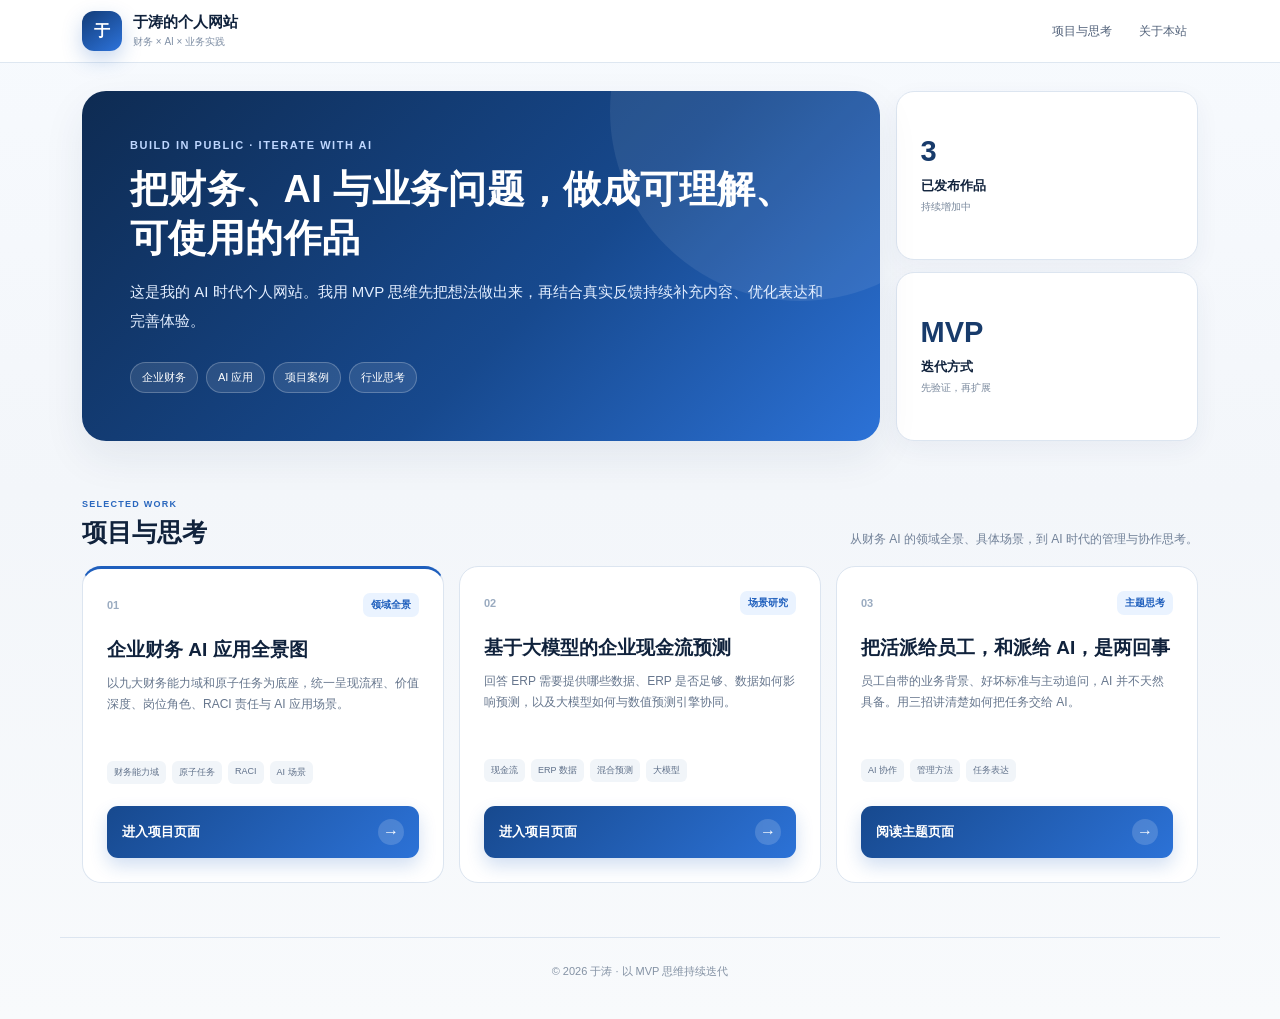
<file: index.html>
<!DOCTYPE html>
<html lang="zh-CN">
<head>
  <meta charset="UTF-8">
  <meta name="viewport" content="width=device-width, initial-scale=1.0">
  <title>于涛的个人网站｜财务 × AI × 业务实践</title>
  <meta name="description" content="于涛的 AI 时代个人网站，展示企业财务、人工智能与业务实践相关的研究框架和项目作品。">
  <link rel="canonical" href="https://taoy91885.com/">
  <link rel="stylesheet" href="assets/css/home.css">
</head>
<body>
  <header class="topbar">
    <div class="topbar-inner">
      <a class="brand" href="index.html" aria-label="于涛的个人网站首页">
        <span class="brand-mark">于</span>
        <span><strong>于涛的个人网站</strong><small>财务 × AI × 业务实践</small></span>
      </a>
      <nav aria-label="主要导航">
        <a href="#projects">项目与思考</a>
        <a href="#about">关于本站</a>
      </nav>
    </div>
  </header>

  <main>
    <section class="hero" id="about">
      <div class="hero-main">
        <div class="eyebrow">BUILD IN PUBLIC · ITERATE WITH AI</div>
        <h1>把财务、AI 与业务问题，做成可理解、可使用的作品</h1>
        <p>这是我的 AI 时代个人网站。我用 MVP 思维先把想法做出来，再结合真实反馈持续补充内容、优化表达和完善体验。</p>
        <div class="hero-pills"><span>企业财务</span><span>AI 应用</span><span>项目案例</span><span>行业思考</span></div>
      </div>
      <div class="hero-side" aria-label="网站概览">
        <div class="stat-card"><strong>3</strong><span>已发布作品</span><small>持续增加中</small></div>
        <div class="stat-card"><strong>MVP</strong><span>迭代方式</span><small>先验证，再扩展</small></div>
      </div>
    </section>

    <section class="projects" id="projects">
      <div class="section-head">
        <div><span class="kicker">SELECTED WORK</span><h2>项目与思考</h2></div>
        <p>从财务 AI 的领域全景、具体场景，到 AI 时代的管理与协作思考。</p>
      </div>

      <div class="project-grid">
        <a class="project-card featured" href="ai.html" aria-label="进入企业财务 AI 应用全景图页面">
          <div class="project-top"><span class="project-index">01</span><span class="project-type">领域全景</span></div>
          <h3>企业财务 AI 应用全景图</h3>
          <p>以九大财务能力域和原子任务为底座，统一呈现流程、价值深度、岗位角色、RACI 责任与 AI 应用场景。</p>
          <div class="project-tags"><span>财务能力域</span><span>原子任务</span><span>RACI</span><span>AI 场景</span></div>
          <span class="project-cta"><span>进入项目页面</span><span class="cta-arrow" aria-hidden="true">→</span></span>
        </a>

        <a class="project-card" href="cash-flow-forecast.html" aria-label="进入基于大模型的企业现金流预测页面">
          <div class="project-top"><span class="project-index">02</span><span class="project-type">场景研究</span></div>
          <h3>基于大模型的企业现金流预测</h3>
          <p>回答 ERP 需要提供哪些数据、ERP 是否足够、数据如何影响预测，以及大模型如何与数值预测引擎协同。</p>
          <div class="project-tags"><span>现金流</span><span>ERP 数据</span><span>混合预测</span><span>大模型</span></div>
          <span class="project-cta"><span>进入项目页面</span><span class="cta-arrow" aria-hidden="true">→</span></span>
        </a>

        <a class="project-card" href="assign-work-to-ai.html" aria-label="阅读把活派给员工和派给 AI 是两回事">
          <div class="project-top"><span class="project-index">03</span><span class="project-type">主题思考</span></div>
          <h3>把活派给员工，和派给 AI，是两回事</h3>
          <p>员工自带的业务背景、好坏标准与主动追问，AI 并不天然具备。用三招讲清楚如何把任务交给 AI。</p>
          <div class="project-tags"><span>AI 协作</span><span>管理方法</span><span>任务表达</span></div>
          <span class="project-cta"><span>阅读主题页面</span><span class="cta-arrow" aria-hidden="true">→</span></span>
        </a>
      </div>
    </section>
  </main>

  <footer>© 2026 于涛 · 以 MVP 思维持续迭代</footer>
</body>
</html>
</file>
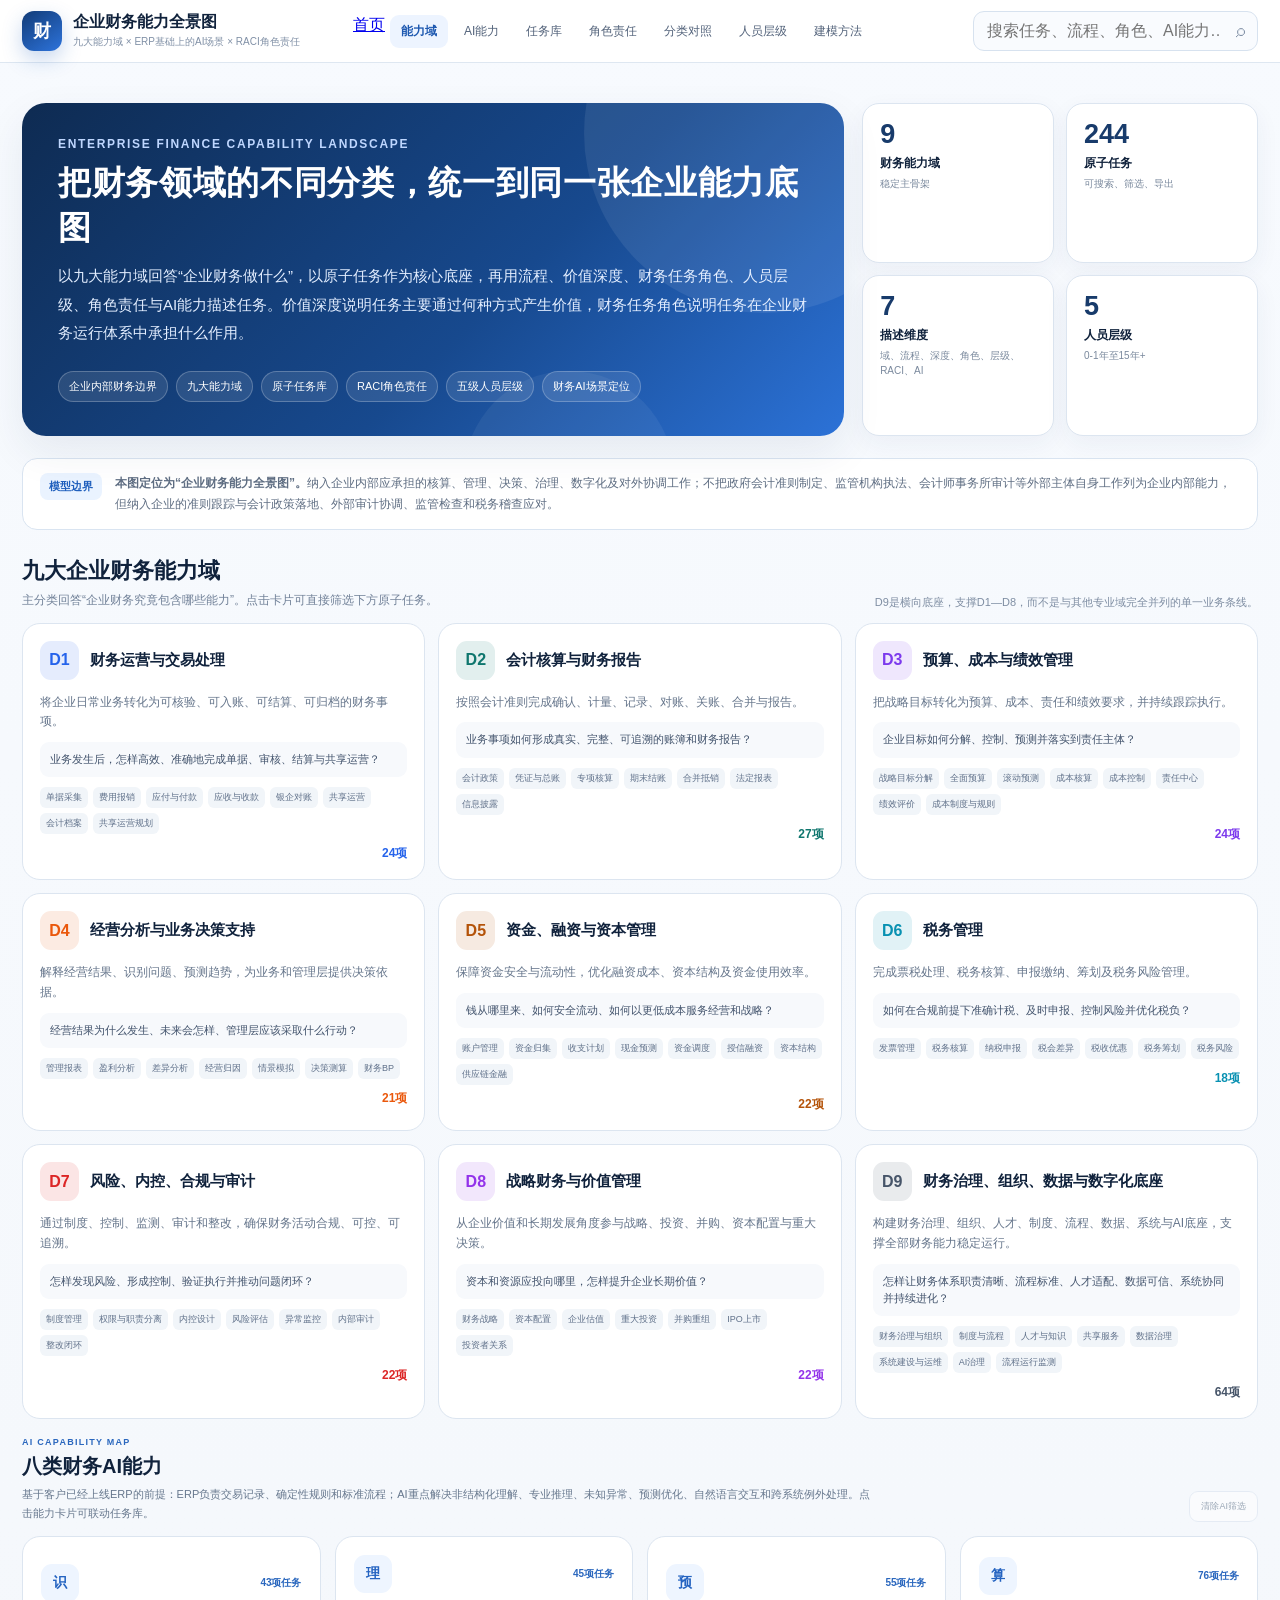
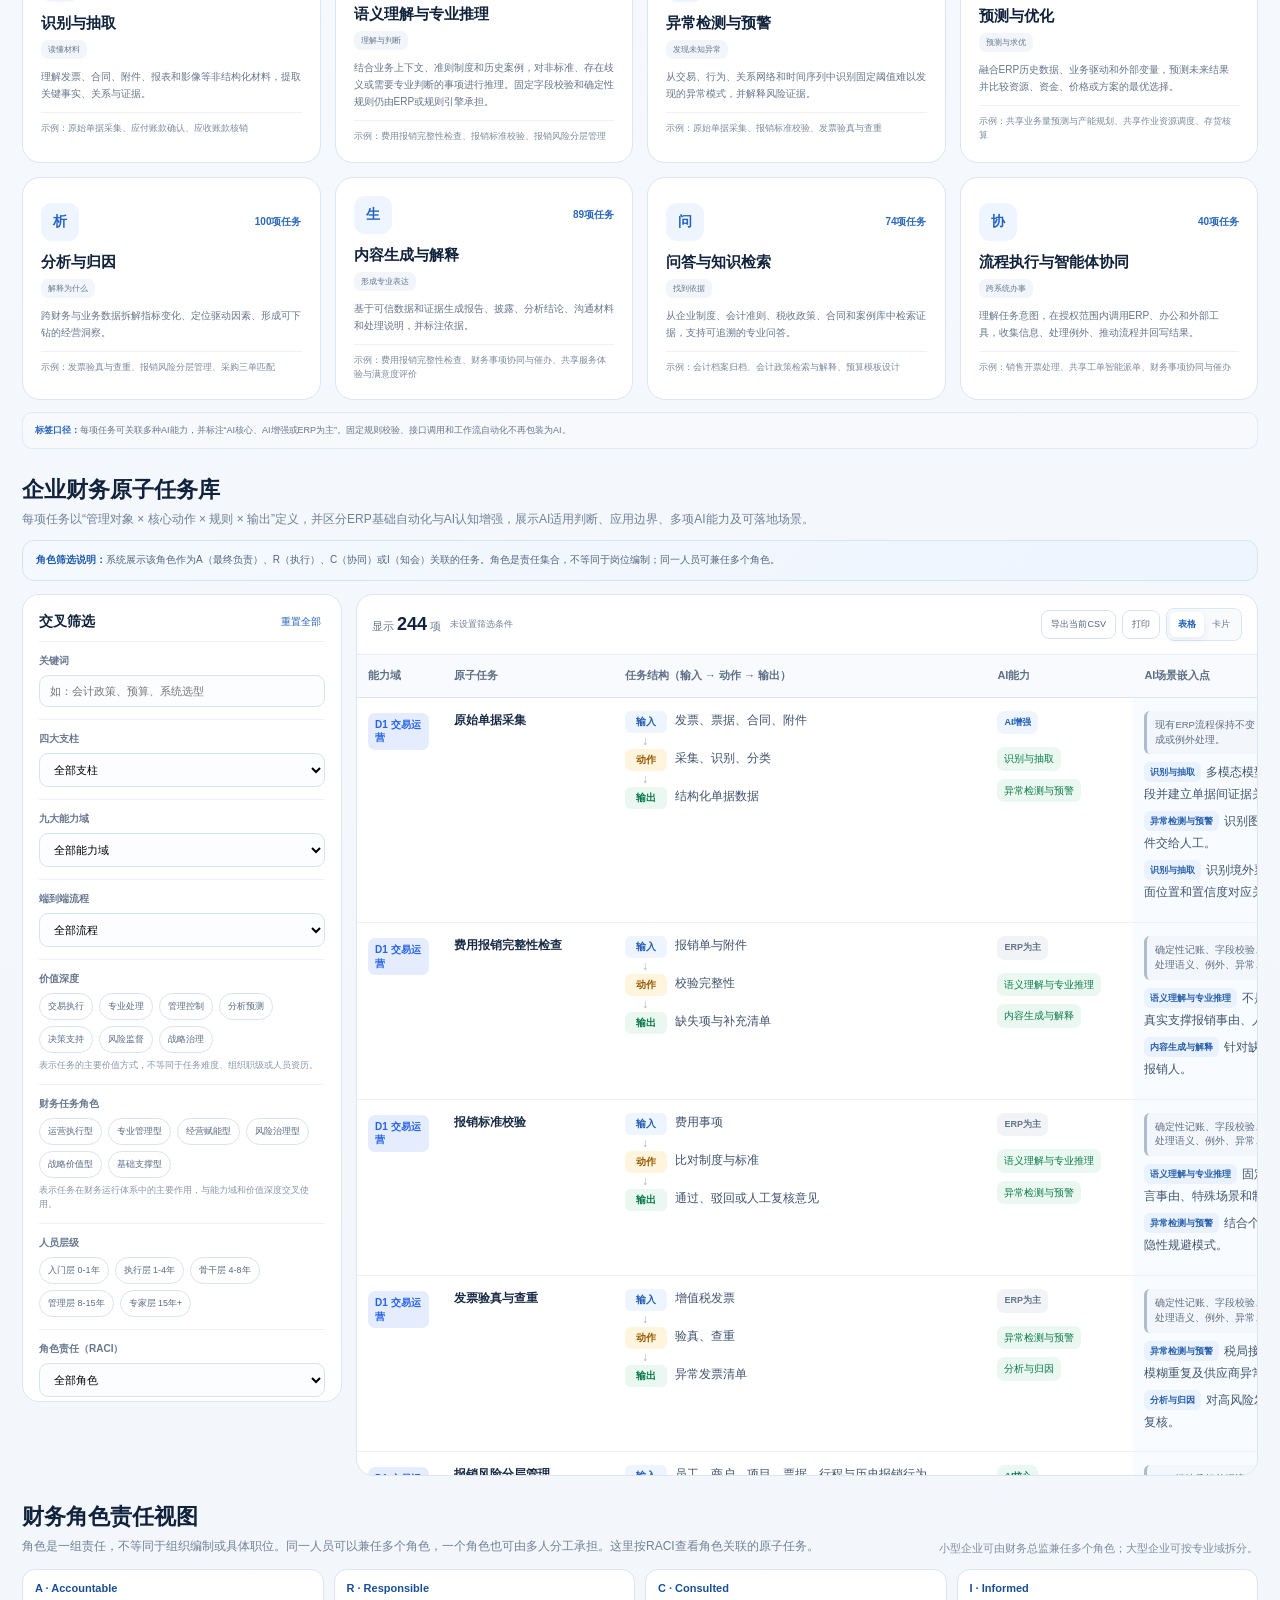
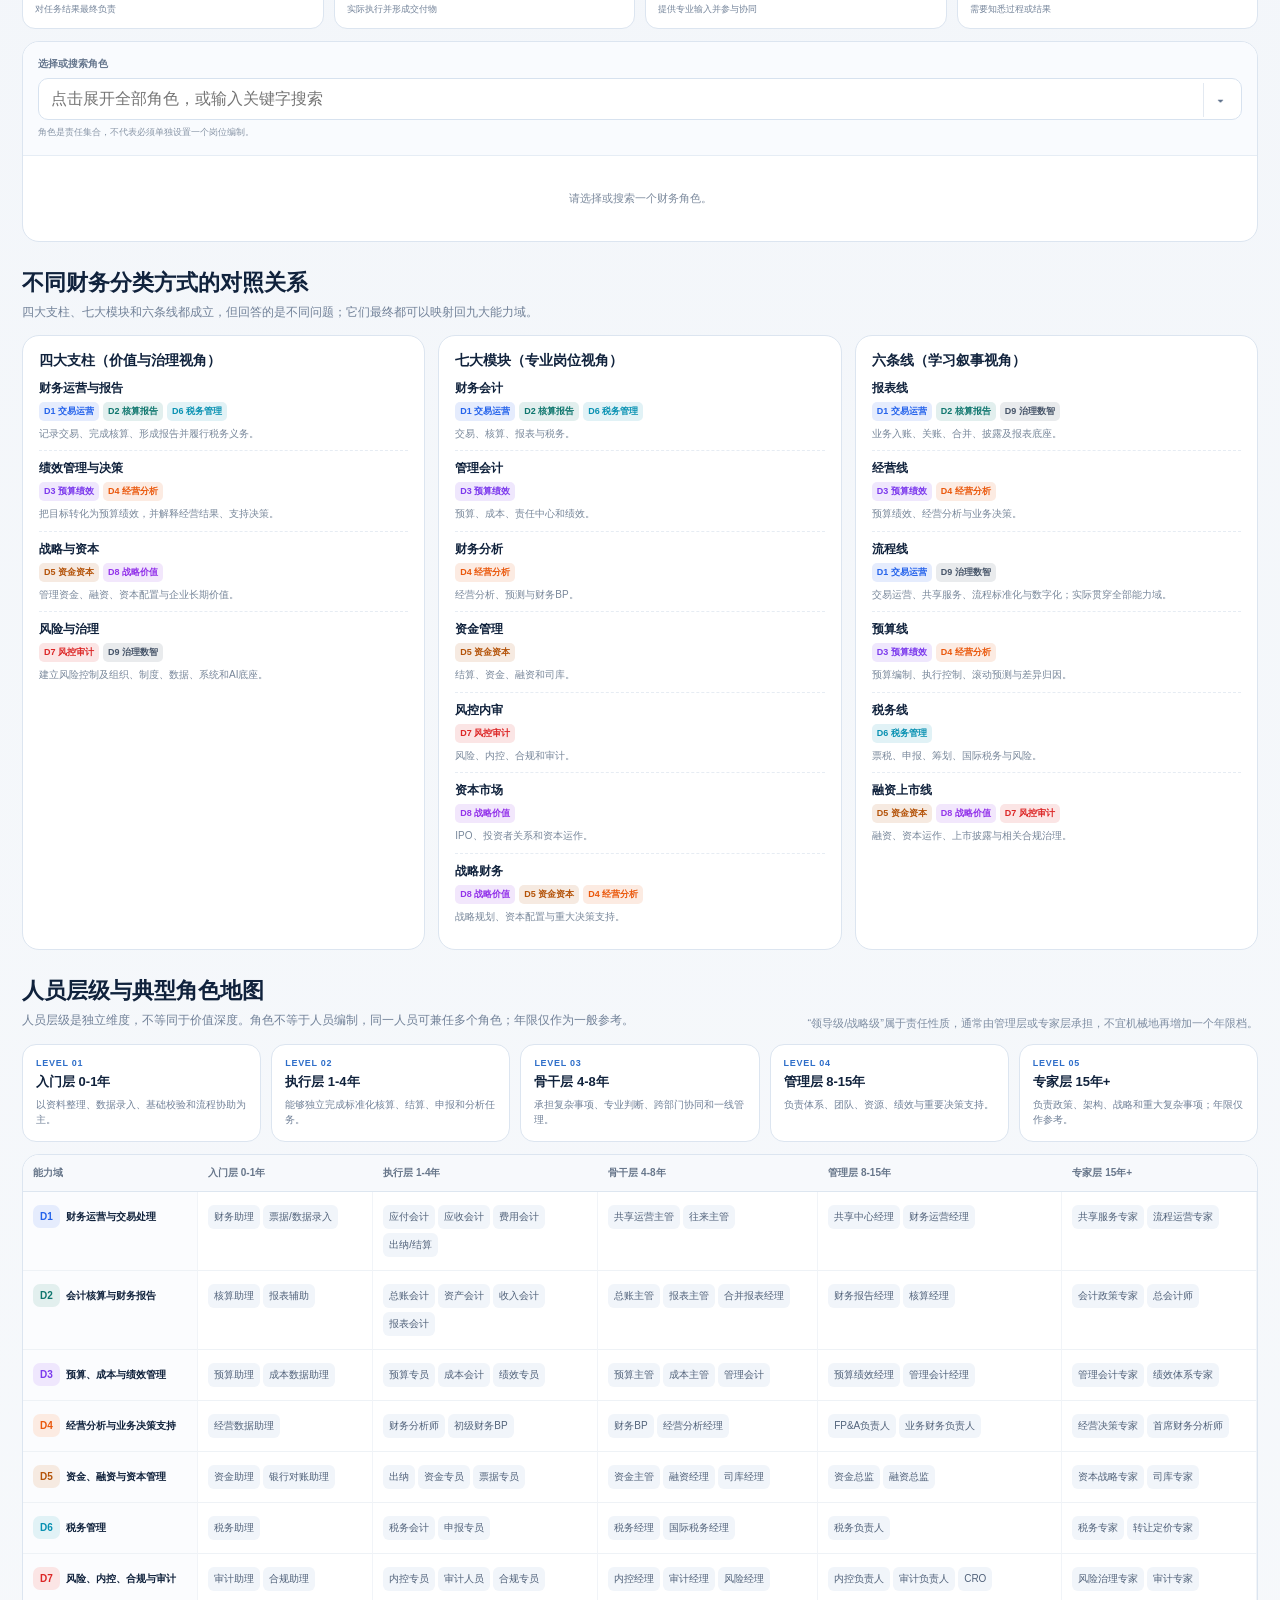
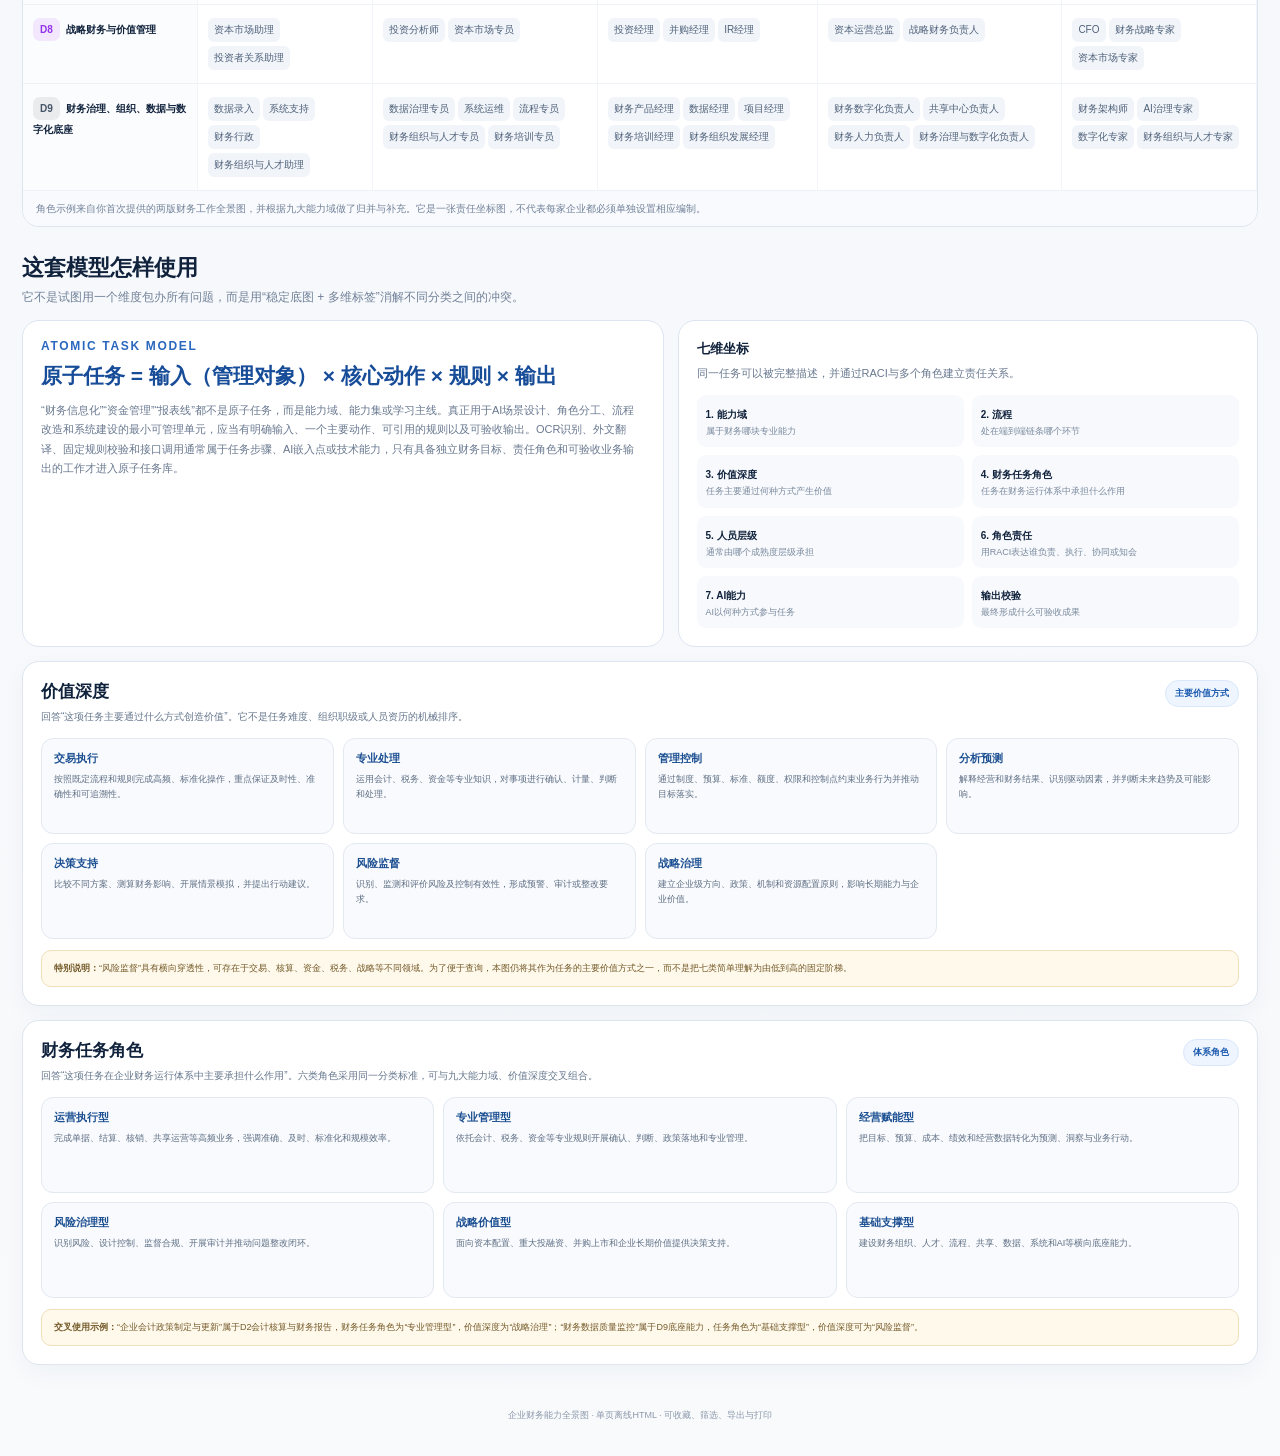
<file: ai.html>
<!DOCTYPE html>
<html lang="zh-CN">
<head>
<meta charset="UTF-8">
<meta name="viewport" content="width=device-width,initial-scale=1.0">
<title>企业财务能力全景图｜ERP基础上的AI场景 × 价值深度 × RACI角色责任</title>
<link rel="stylesheet" href="assets/css/finance-landscape.css">
</head>
<body>
<header class="topbar">
  <div class="topbar-inner">
    <div class="brand">
      <div class="brand-mark">财</div>
      <div><div class="brand-title">企业财务能力全景图</div><div class="brand-sub">九大能力域 × ERP基础上的AI场景 × RACI角色责任</div></div>
    </div>
    <nav class="nav">
<a href="index.html" class="nav-link">
首页
</a>
      <button class="active" data-target="overview">能力域</button>
      <button data-target="aiOverview">AI能力</button>
      <button data-target="explorer">任务库</button>
      <button data-target="roleExplorer">角色责任</button>
      <button data-target="crosswalk">分类对照</button>
      <button data-target="levels">人员层级</button>
      <button data-target="method">建模方法</button>
    </nav>
    <div class="global-search"><input id="globalSearch" placeholder="搜索任务、流程、角色、AI能力……"><span>⌕</span></div>
  </div>
</header>

<section class="hero" id="overview">
  <div class="hero-grid">
    <div class="hero-main">
      <div class="eyebrow">ENTERPRISE FINANCE CAPABILITY LANDSCAPE</div>
      <h1>把财务领域的不同分类，统一到同一张企业能力底图</h1>
      <p>以九大能力域回答“企业财务做什么”，以原子任务作为核心底座，再用流程、价值深度、财务任务角色、人员层级、角色责任与AI能力描述任务。价值深度说明任务主要通过何种方式产生价值，财务任务角色说明任务在企业财务运行体系中承担什么作用。</p>
      <div class="hero-pills"><span>企业内部财务边界</span><span>九大能力域</span><span>原子任务库</span><span>RACI角色责任</span><span>五级人员层级</span><span>财务AI场景定位</span></div>
    </div>
    <div class="hero-side">
      <div class="stat-card"><div class="num">9</div><div class="lab">财务能力域</div><div class="desc">稳定主骨架</div></div>
      <div class="stat-card"><div class="num" id="taskCountStat">0</div><div class="lab">原子任务</div><div class="desc">可搜索、筛选、导出</div></div>
      <div class="stat-card"><div class="num">7</div><div class="lab">描述维度</div><div class="desc">域、流程、深度、角色、层级、RACI、AI</div></div>
      <div class="stat-card"><div class="num">5</div><div class="lab">人员层级</div><div class="desc">0-1年至15年+</div></div>
    </div>
  </div>
</section>

<div class="boundary">
  <div class="boundary-inner">
    <div class="boundary-badge">模型边界</div>
    <div class="boundary-text"><b>本图定位为“企业财务能力全景图”。</b>纳入企业内部应承担的核算、管理、决策、治理、数字化及对外协调工作；不把政府会计准则制定、监管机构执法、会计师事务所审计等外部主体自身工作列为企业内部能力，但纳入企业的准则跟踪与会计政策落地、外部审计协调、监管检查和税务稽查应对。</div>
  </div>
</div>

<main class="container">
  <section class="section">
    <div class="section-head">
      <div><h2>九大企业财务能力域</h2><p>主分类回答“企业财务究竟包含哪些能力”。点击卡片可直接筛选下方原子任务。</p></div>
      <div class="section-note">D9是横向底座，支撑D1—D8，而不是与其他专业域完全并列的单一业务条线。</div>
    </div>
    <div class="domain-grid" id="domainGrid"></div>

    <div class="ai-overview" id="aiOverview">
      <div class="ai-overview-head">
        <div>
          <div class="ai-kicker">AI CAPABILITY MAP</div>
          <h3>八类财务AI能力</h3>
          <p>基于客户已经上线ERP的前提：ERP负责交易记录、确定性规则和标准流程；AI重点解决非结构化理解、专业推理、未知异常、预测优化、自然语言交互和跨系统例外处理。点击能力卡片可联动任务库。</p>
        </div>
        <button class="ai-clear-btn" id="clearAiOverview">清除AI筛选</button>
      </div>
      <div class="ai-cap-grid" id="aiCapabilityGrid"></div>
      <div class="ai-overview-note"><b>标签口径：</b>每项任务可关联多种AI能力，并标注“AI核心、AI增强或ERP为主”。固定规则校验、接口调用和工作流自动化不再包装为AI。</div>
    </div>
  </section>

  <section class="section" id="explorer">
    <div class="section-head"><div><h2>企业财务原子任务库</h2><p>每项任务以“管理对象 × 核心动作 × 规则 × 输出”定义，并区分ERP基础自动化与AI认知增强，展示AI适用判断、应用边界、多项AI能力及可落地场景。</p></div></div>
    <div class="role-caveat"><b>角色筛选说明：</b>系统展示该角色作为A（最终负责）、R（执行）、C（协同）或I（知会）关联的任务。角色是责任集合，不等同于岗位编制；同一人员可兼任多个角色。</div>
    <div class="explorer-layout">
      <aside class="filter-panel">
        <div class="filter-head"><b>交叉筛选</b><button class="link-btn" id="resetBtn">重置全部</button></div>
        <div class="filter-group"><label>关键词</label><input id="localSearch" placeholder="如：会计政策、预算、系统选型"></div>
        <div class="filter-group"><label>四大支柱</label><select id="pillarFilter"><option value="">全部支柱</option></select></div>
        <div class="filter-group"><label>九大能力域</label><select id="domainFilter"><option value="">全部能力域</option></select></div>
        <div class="filter-group"><label>端到端流程</label><select id="processFilter"><option value="">全部流程</option></select></div>
        <div class="filter-group"><label>价值深度</label><div class="chips" id="valueChips"></div><div class="filter-help">表示任务的主要价值方式，不等同于任务难度、组织职级或人员资历。</div></div>
        <div class="filter-group"><label>财务任务角色</label><div class="chips" id="natureChips"></div><div class="filter-help">表示任务在财务运行体系中的主要作用，与能力域和价值深度交叉使用。</div></div>
        <div class="filter-group"><label>人员层级</label><div class="chips" id="levelChips"></div></div>
        <div class="filter-group"><label>角色责任（RACI）</label><select id="roleFilter"><option value="">全部角色</option></select><div class="filter-help">角色是责任集合，可由同一人员兼任多个角色。A最终负责 · R执行 · C协同 · I知会</div></div>
        <div class="filter-group"><label>AI能力</label><div class="chips" id="aiChips"></div></div>
      </aside>

      <section class="result-panel">
        <div class="result-toolbar">
          <div class="result-count">显示 <b id="resultCount">0</b> 项</div>
          <div class="active-summary" id="activeSummary"></div>
          <div class="toolbar-actions">
            <button class="small-btn" id="exportBtn">导出当前CSV</button>
            <button class="small-btn" onclick="window.print()">打印</button>
            <div class="view-switch"><button id="tableViewBtn" class="active">表格</button><button id="cardViewBtn">卡片</button></div>
          </div>
        </div>
        <div class="table-wrap" id="tableWrap">
          <table class="task-table">
            <thead><tr>
              <th>能力域</th><th>原子任务</th><th>任务结构（输入 → 动作 → 输出）</th><th>AI能力</th><th>AI场景嵌入点</th><th>价值深度</th><th>财务任务角色</th><th>人员层级</th><th>角色责任（RACI）</th><th>流程</th>
            </tr></thead>
            <tbody id="taskTableBody"></tbody>
          </table>
        </div>
        <div class="card-list" id="cardList"></div>
        <div class="empty" id="emptyState" style="display:none">没有匹配的任务，请减少筛选条件。</div>
      </section>
    </div>
  </section>


  <section class="section" id="roleExplorer">
    <div class="section-head">
      <div><h2>财务角色责任视图</h2><p>角色是一组责任，不等同于组织编制或具体职位。同一人员可以兼任多个角色，一个角色也可由多人分工承担。这里按RACI查看角色关联的原子任务。</p></div>
      <div class="section-note">小型企业可由财务总监兼任多个角色；大型企业可按专业域拆分。</div>
    </div>
    <div class="role-definition">
      <div><b>A · Accountable</b><span>对任务结果最终负责</span></div>
      <div><b>R · Responsible</b><span>实际执行并形成交付物</span></div>
      <div><b>C · Consulted</b><span>提供专业输入并参与协同</span></div>
      <div><b>I · Informed</b><span>需要知悉过程或结果</span></div>
    </div>
    <div class="role-explorer-panel">
      <div class="role-picker">
        <div>
          <label>选择或搜索角色</label>
          <div class="role-combobox" id="roleCombobox">
            <input id="roleViewInput" autocomplete="off" placeholder="点击展开全部角色，或输入关键字搜索">
            <button type="button" class="role-dropdown-btn" id="roleDropdownBtn" aria-label="展开角色列表">▾</button>
            <div class="role-options-panel" id="roleOptionsPanel"></div>
          </div>
          <div class="filter-help">角色是责任集合，不代表必须单独设置一个岗位编制。</div>
        </div>
      </div>
      <div id="roleProfilePanel"></div>
      <div id="roleTaskPanel"></div>
    </div>
  </section>

  <section class="section" id="crosswalk">
    <div class="section-head"><div><h2>不同财务分类方式的对照关系</h2><p>四大支柱、七大模块和六条线都成立，但回答的是不同问题；它们最终都可以映射回九大能力域。</p></div></div>
    <div class="crosswalk-grid" id="crosswalkGrid"></div>
  </section>

  <section class="section" id="levels">
    <div class="section-head">
      <div><h2>人员层级与典型角色地图</h2><p>人员层级是独立维度，不等同于价值深度。角色不等于人员编制，同一人员可兼任多个角色；年限仅作为一般参考。</p></div>
      <div class="section-note">“领导级/战略级”属于责任性质，通常由管理层或专家层承担，不宜机械地再增加一个年限档。</div>
    </div>
    <div class="level-guide" id="levelGuide"></div>
    <div class="matrix-wrap">
      <table class="role-matrix"><thead><tr><th>能力域</th><th>入门层 0-1年</th><th>执行层 1-4年</th><th>骨干层 4-8年</th><th>管理层 8-15年</th><th>专家层 15年+</th></tr></thead><tbody id="roleMatrixBody"></tbody></table>
      <div class="matrix-note">角色示例来自你首次提供的两版财务工作全景图，并根据九大能力域做了归并与补充。它是一张责任坐标图，不代表每家企业都必须单独设置相应编制。</div>
    </div>
  </section>


  <section class="section" id="method">
    <div class="section-head">
      <div><h2>这套模型怎样使用</h2><p>它不是试图用一个维度包办所有问题，而是用“稳定底图 + 多维标签”消解不同分类之间的冲突。</p></div>
    </div>

    <div class="atomic-layout">
      <div class="atomic-box">
        <div class="eyebrow" style="color:#2A67BE">ATOMIC TASK MODEL</div>
        <div class="atomic-formula">原子任务 = 输入（管理对象） × 核心动作 × 规则 × 输出</div>
        <p>“财务信息化”“资金管理”“报表线”都不是原子任务，而是能力域、能力集或学习主线。真正用于AI场景设计、角色分工、流程改造和系统建设的最小可管理单元，应当有明确输入、一个主要动作、可引用的规则以及可验收输出。OCR识别、外文翻译、固定规则校验和接口调用通常属于任务步骤、AI嵌入点或技术能力，只有具备独立财务目标、责任角色和可验收业务输出的工作才进入原子任务库。</p>
      </div>

      <div class="dimension-box">
        <b style="font-size:13px">七维坐标</b>
        <p style="margin-top:6px">同一任务可以被完整描述，并通过RACI与多个角色建立责任关系。</p>
        <div class="dimension-list">
          <div class="dimension-item"><b>1. 能力域</b><span>属于财务哪块专业能力</span></div>
          <div class="dimension-item"><b>2. 流程</b><span>处在端到端链条哪个环节</span></div>
          <div class="dimension-item"><b>3. 价值深度</b><span>任务主要通过何种方式产生价值</span></div>
          <div class="dimension-item"><b>4. 财务任务角色</b><span>任务在财务运行体系中承担什么作用</span></div>
          <div class="dimension-item"><b>5. 人员层级</b><span>通常由哪个成熟度层级承担</span></div>
          <div class="dimension-item"><b>6. 角色责任</b><span>用RACI表达谁负责、执行、协同或知会</span></div>
          <div class="dimension-item"><b>7. AI能力</b><span>AI以何种方式参与任务</span></div>
          <div class="dimension-item"><b>输出校验</b><span>最终形成什么可验收成果</span></div>
        </div>
      </div>
    </div>

    <div class="tag-model">
      <div class="tag-panel">
        <div class="tag-panel-head">
          <div>
            <h3>价值深度</h3>
            <p>回答“这项任务主要通过什么方式创造价值”。它不是任务难度、组织职级或人员资历的机械排序。</p>
          </div>
          <span class="model-badge">主要价值方式</span>
        </div>
        <div class="tag-def-grid value-grid"><div class="tag-def-card">
          <b>交易执行</b>
          <p>按照既定流程和规则完成高频、标准化操作，重点保证及时性、准确性和可追溯性。</p>
        </div><div class="tag-def-card">
          <b>专业处理</b>
          <p>运用会计、税务、资金等专业知识，对事项进行确认、计量、判断和处理。</p>
        </div><div class="tag-def-card">
          <b>管理控制</b>
          <p>通过制度、预算、标准、额度、权限和控制点约束业务行为并推动目标落实。</p>
        </div><div class="tag-def-card">
          <b>分析预测</b>
          <p>解释经营和财务结果、识别驱动因素，并判断未来趋势及可能影响。</p>
        </div><div class="tag-def-card">
          <b>决策支持</b>
          <p>比较不同方案、测算财务影响、开展情景模拟，并提出行动建议。</p>
        </div><div class="tag-def-card">
          <b>风险监督</b>
          <p>识别、监测和评价风险及控制有效性，形成预警、审计或整改要求。</p>
        </div><div class="tag-def-card">
          <b>战略治理</b>
          <p>建立企业级方向、政策、机制和资源配置原则，影响长期能力与企业价值。</p>
        </div></div>
        <div class="tag-note"><b>特别说明：</b>“风险监督”具有横向穿透性，可存在于交易、核算、资金、税务、战略等不同领域。为了便于查询，本图仍将其作为任务的主要价值方式之一，而不是把七类简单理解为由低到高的固定阶梯。</div>
      </div>

      <div class="tag-panel">
        <div class="tag-panel-head">
          <div>
            <h3>财务任务角色</h3>
            <p>回答“这项任务在企业财务运行体系中主要承担什么作用”。六类角色采用同一分类标准，可与九大能力域、价值深度交叉组合。</p>
          </div>
          <span class="model-badge">体系角色</span>
        </div>
        <div class="tag-def-grid role-grid"><div class="tag-def-card">
          <b>运营执行型</b>
          <p>完成单据、结算、核销、共享运营等高频业务，强调准确、及时、标准化和规模效率。</p>
        </div><div class="tag-def-card">
          <b>专业管理型</b>
          <p>依托会计、税务、资金等专业规则开展确认、判断、政策落地和专业管理。</p>
        </div><div class="tag-def-card">
          <b>经营赋能型</b>
          <p>把目标、预算、成本、绩效和经营数据转化为预测、洞察与业务行动。</p>
        </div><div class="tag-def-card">
          <b>风险治理型</b>
          <p>识别风险、设计控制、监督合规、开展审计并推动问题整改闭环。</p>
        </div><div class="tag-def-card">
          <b>战略价值型</b>
          <p>面向资本配置、重大投融资、并购上市和企业长期价值提供决策支持。</p>
        </div><div class="tag-def-card">
          <b>基础支撑型</b>
          <p>建设财务组织、人才、流程、共享、数据、系统和AI等横向底座能力。</p>
        </div></div>
        <div class="tag-note"><b>交叉使用示例：</b>“企业会计政策制定与更新”属于D2会计核算与财务报告，财务任务角色为“专业管理型”，价值深度为“战略治理”；“财务数据质量监控”属于D9底座能力，任务角色为“基础支撑型”，价值深度可为“风险监督”。</div>
      </div>
    </div>
  </section>

</main>

<footer class="footer">企业财务能力全景图 · 单页离线HTML · 可收藏、筛选、导出与打印</footer>

<div class="modal" id="detailModal">
  <div class="modal-card">
    <div class="modal-head"><div><div id="modalDomain" class="tag"></div><h3 id="modalTitle"></h3></div><button class="modal-close" id="modalClose">×</button></div>
    <div class="modal-body"><div class="detail-grid" id="detailGrid"></div><div class="modal-formula" id="modalFormula"></div></div>
  </div>
</div>

<script src="assets/data/finance-data.js"></script>
<script src="assets/js/finance-landscape.js"></script>
</body>
</html>
</file>
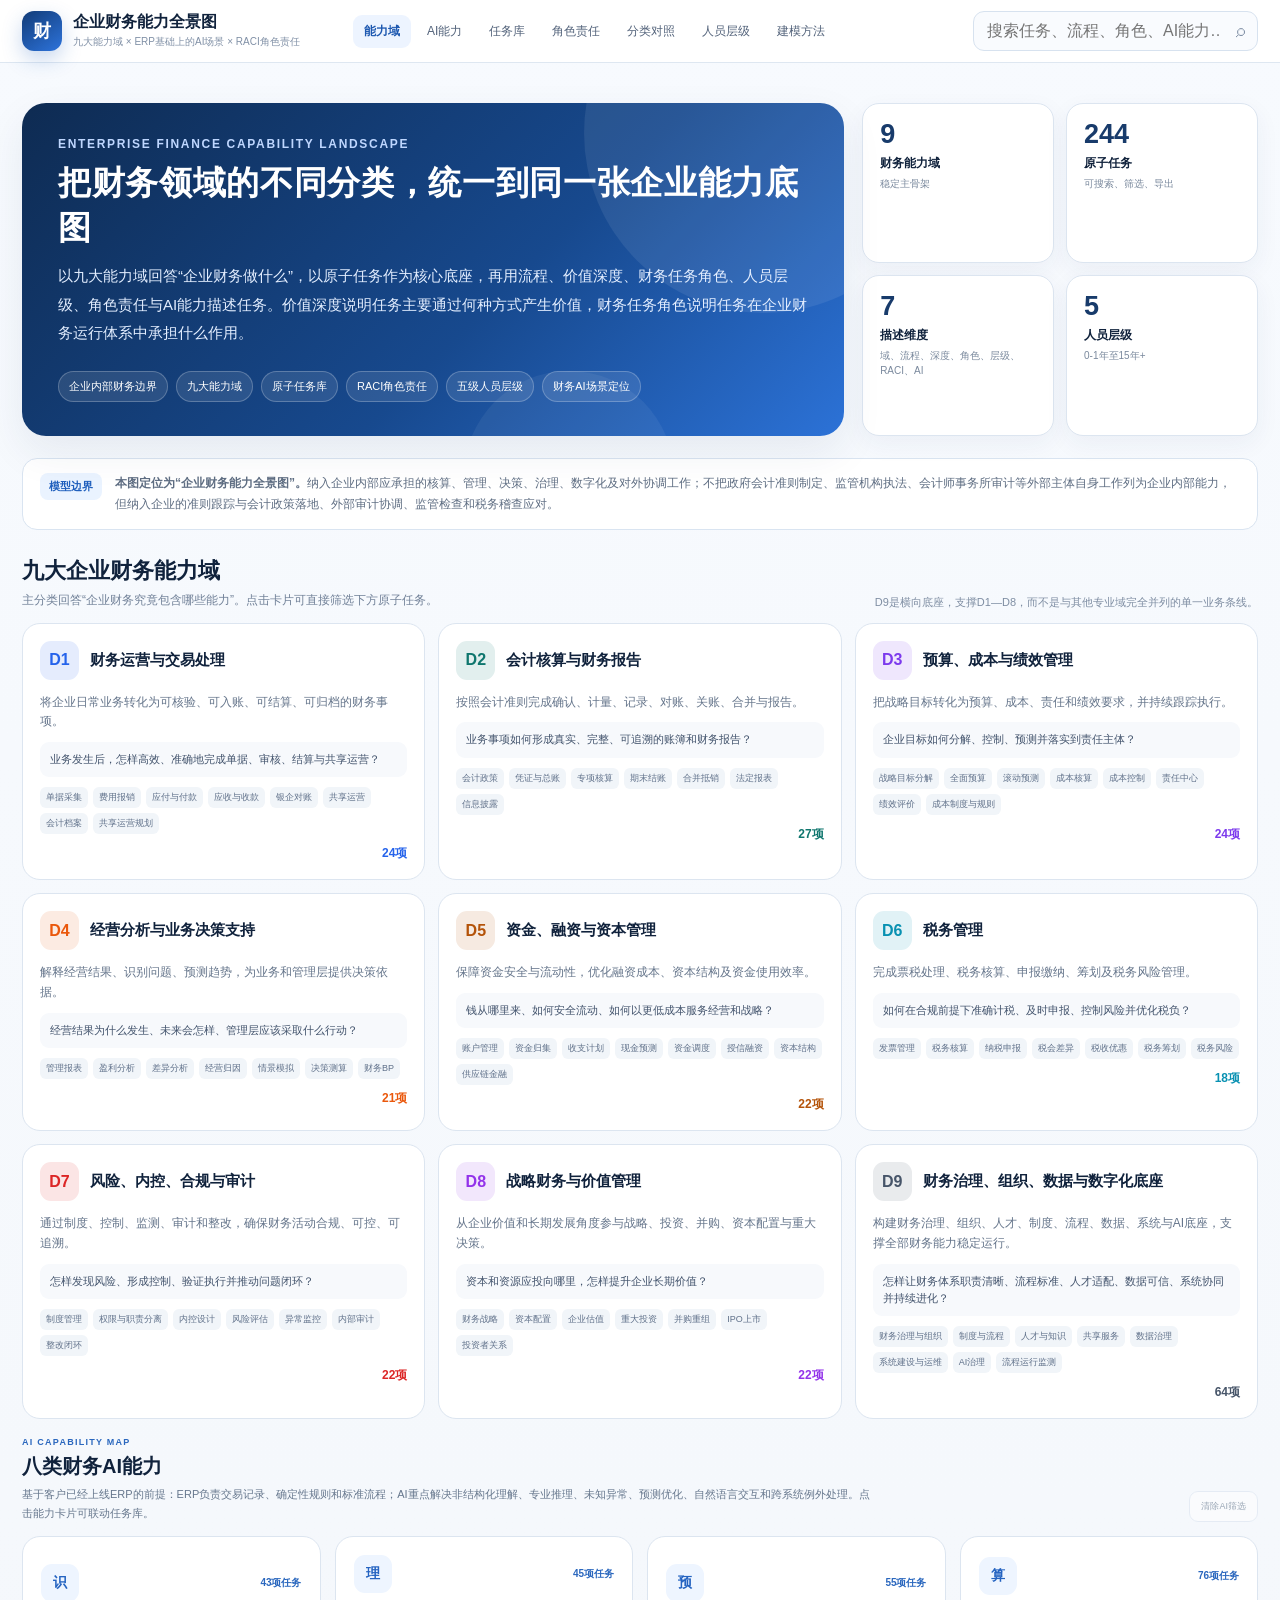
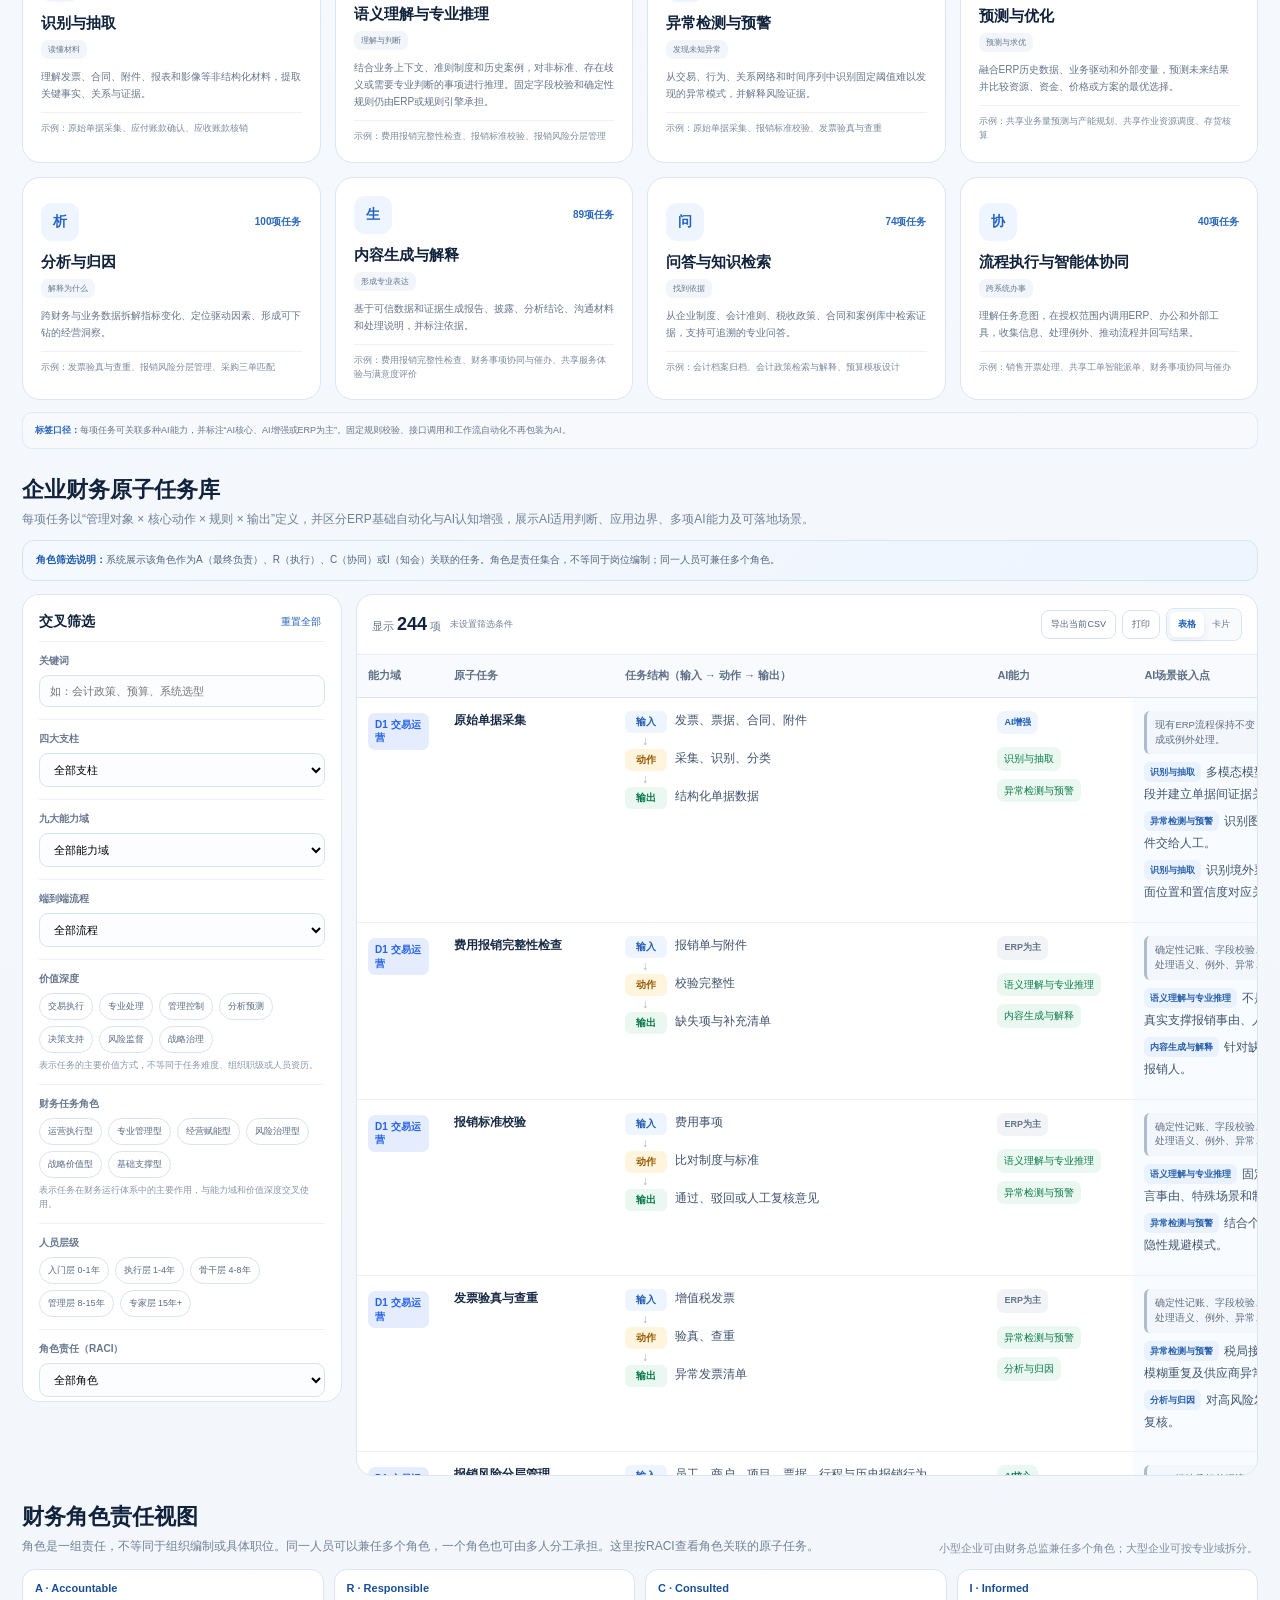
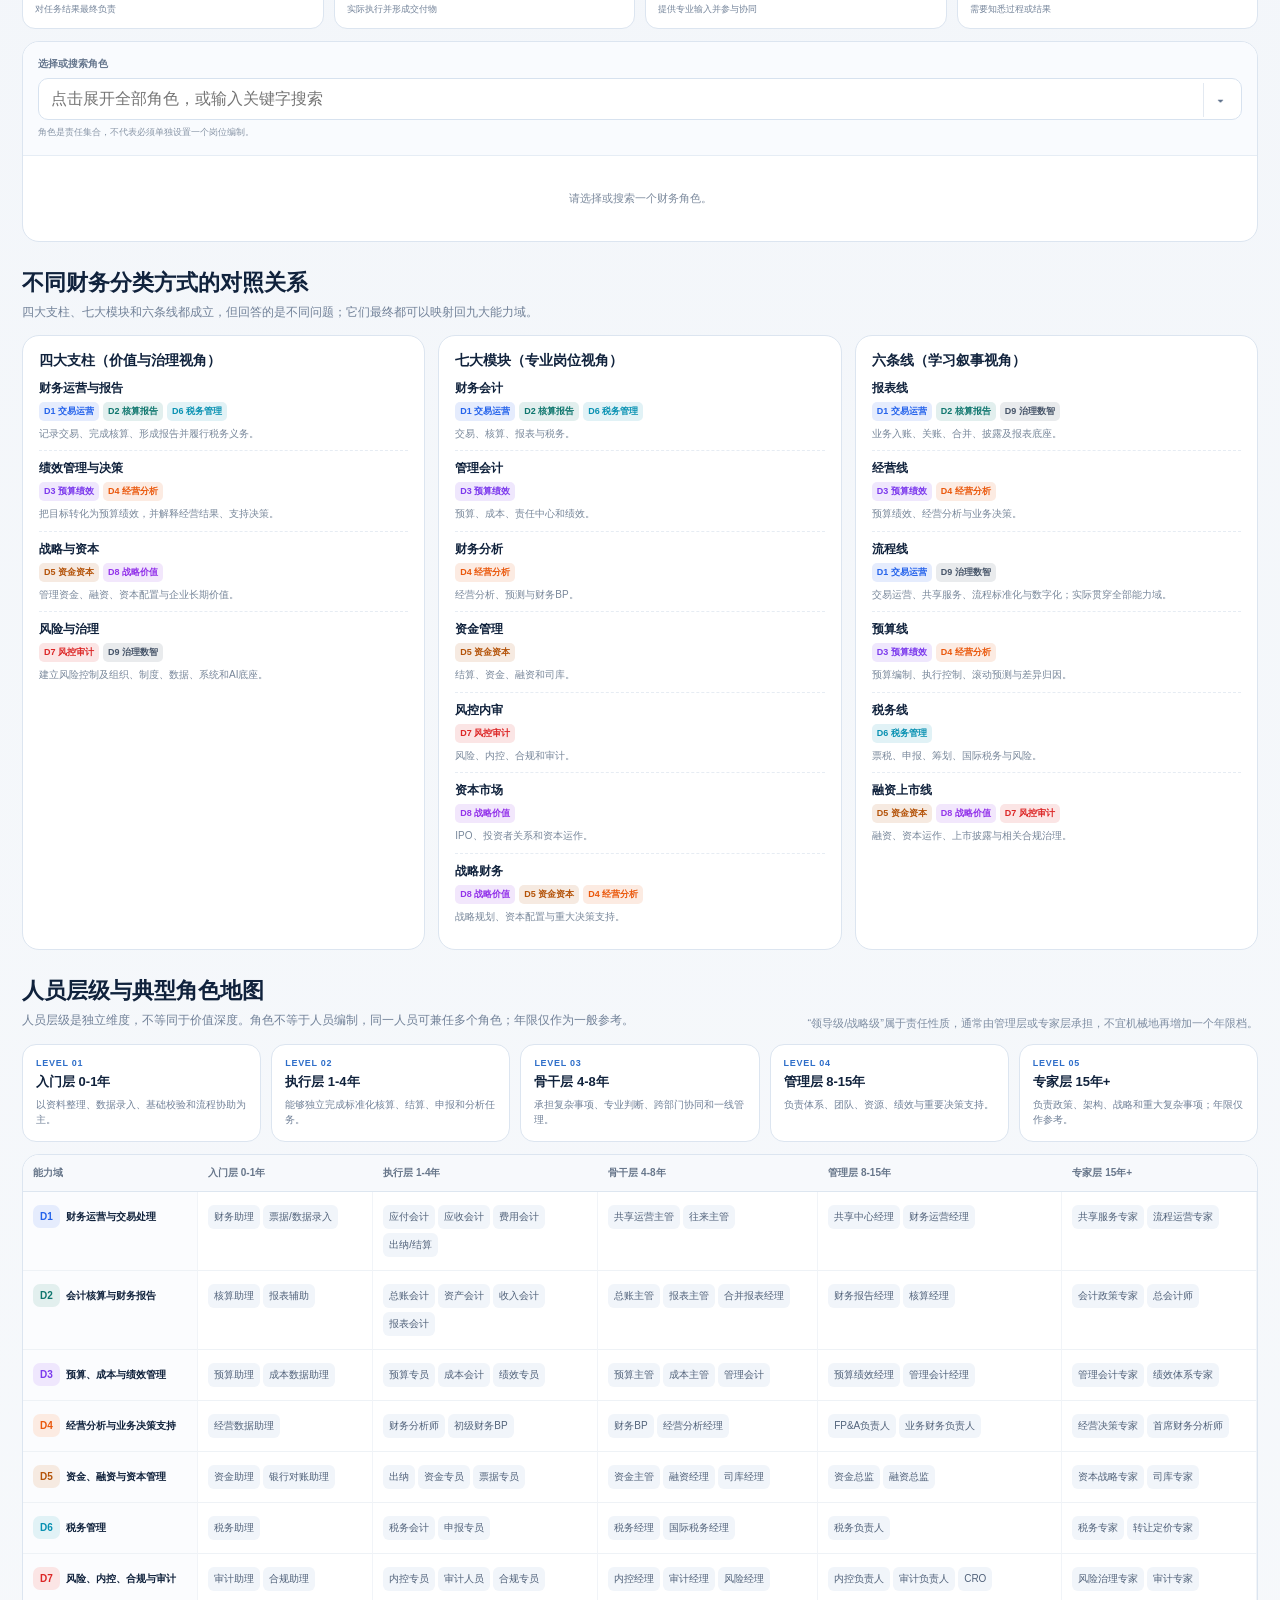
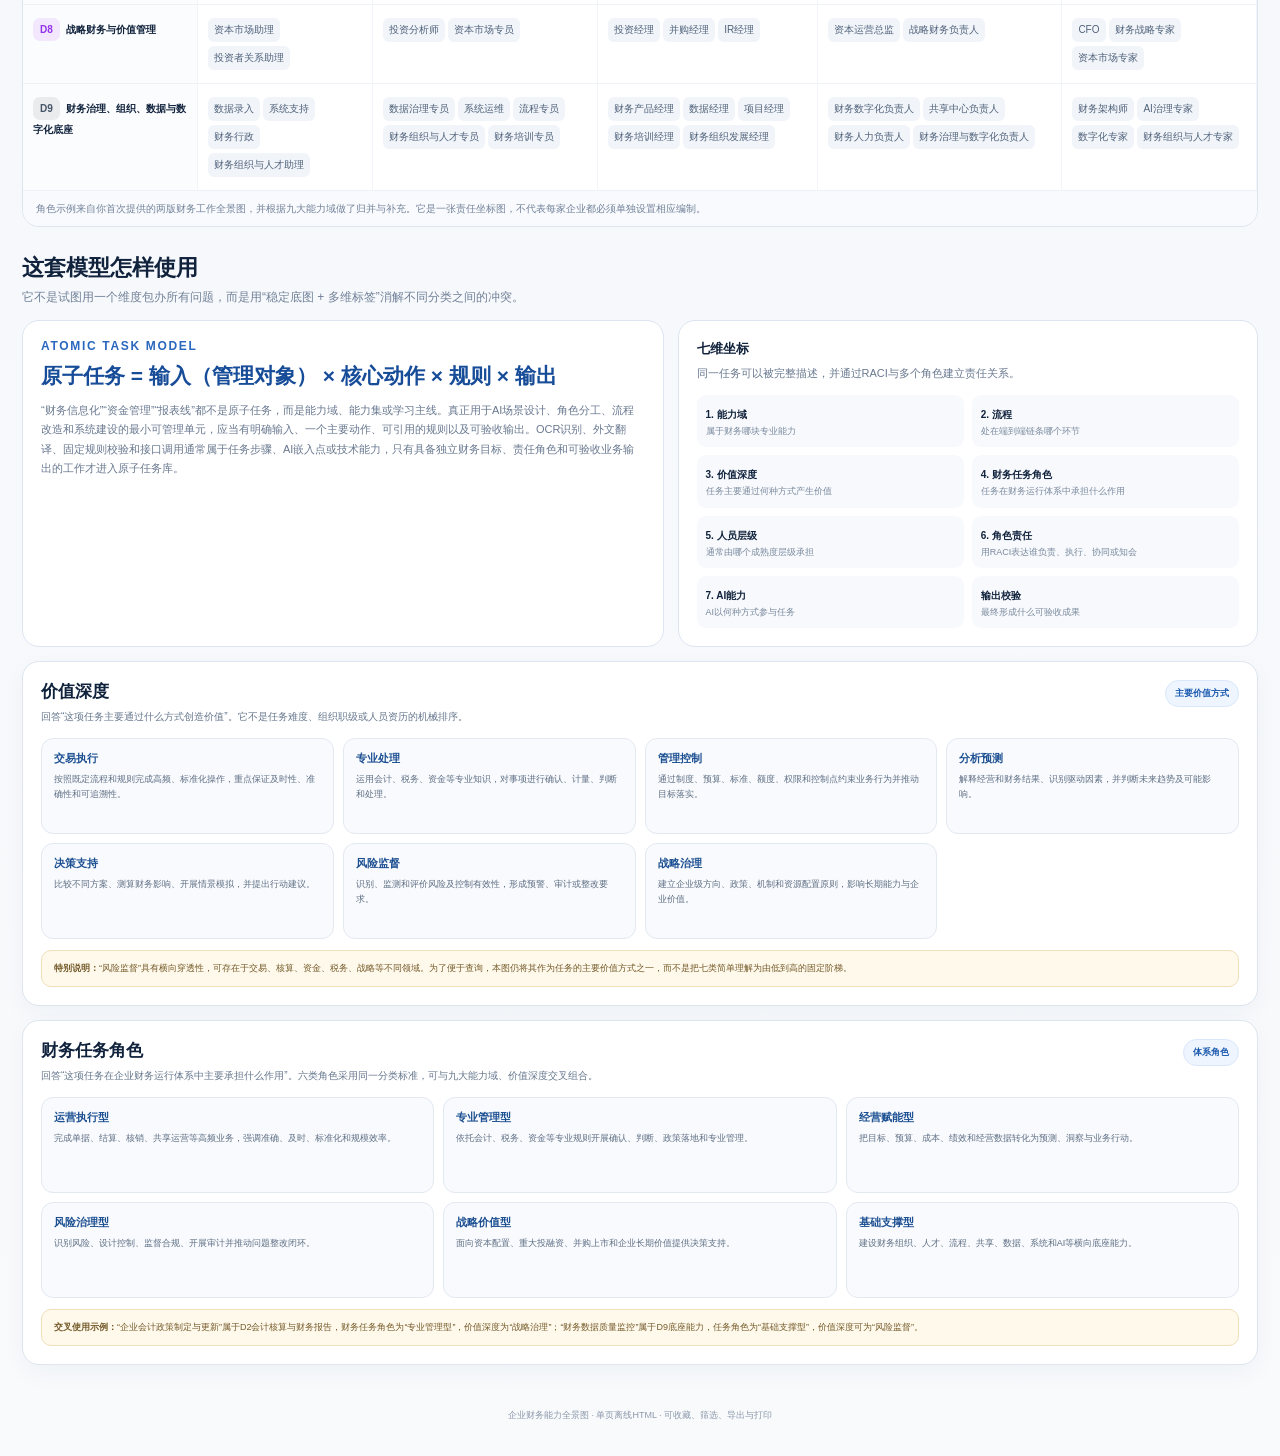
<file: AI.html>
<!DOCTYPE html>
<html lang="zh-CN">
<head>
<meta charset="UTF-8">
<meta name="viewport" content="width=device-width,initial-scale=1.0">
<title>企业财务能力全景图｜ERP基础上的AI场景 × 价值深度 × RACI角色责任</title>
<style>
:root{
  --navy:#0E2B52;--blue:#1F5FBD;--blue2:#3478DE;--sky:#EAF3FF;
  --bg:#F4F7FB;--panel:#FFFFFF;--text:#10223C;--muted:#66768D;
  --line:#DCE5F0;--soft:#F7F9FC;--shadow:0 16px 42px rgba(24,53,91,.08);
}
*{box-sizing:border-box}
html{scroll-behavior:smooth}
body{margin:0;background:linear-gradient(180deg,#F7FAFE 0,#F3F6FA 48%,#F8FAFC 100%);color:var(--text);font-family:"Microsoft YaHei","PingFang SC","Noto Sans SC",Arial,sans-serif}
button,input,select{font:inherit}
button{cursor:pointer}
.topbar{position:sticky;top:0;z-index:80;background:rgba(255,255,255,.94);backdrop-filter:blur(14px);border-bottom:1px solid rgba(220,229,240,.92)}
.topbar-inner{max-width:1500px;margin:auto;padding:11px 22px;display:flex;align-items:center;gap:16px}
.brand{display:flex;align-items:center;gap:11px;min-width:315px}
.brand-mark{width:40px;height:40px;border-radius:12px;background:linear-gradient(145deg,#123C78,#2D73DB);display:grid;place-items:center;color:#fff;font-size:18px;font-weight:900;box-shadow:0 8px 20px rgba(31,95,189,.25)}
.brand-title{font-weight:900;font-size:16px;line-height:1.15}
.brand-sub{font-size:10px;color:#8090A6;margin-top:3px}
.nav{display:flex;gap:5px;flex-wrap:wrap}
.nav button{border:0;background:transparent;color:#52627A;padding:8px 11px;border-radius:9px;font-size:12px}
.nav button:hover,.nav button.active{background:#EDF4FF;color:#1D58B0;font-weight:800}
.global-search{margin-left:auto;position:relative;min-width:285px}
.global-search input{width:100%;border:1px solid #D7E2EF;border-radius:11px;padding:10px 38px 10px 13px;background:#F9FBFE;outline:none}
.global-search input:focus{border-color:#7DA9EF;box-shadow:0 0 0 3px rgba(52,120,222,.12)}
.global-search span{position:absolute;right:13px;top:9px;color:#8493A8;font-size:18px}
.hero{max-width:1500px;margin:auto;padding:40px 22px 22px}
.hero-grid{display:grid;grid-template-columns:1.35fr .65fr;gap:18px}
.hero-main{position:relative;overflow:hidden;border-radius:24px;padding:34px 36px;background:linear-gradient(135deg,#0E2B52 0,#17498E 58%,#2C72D7 100%);color:#fff;box-shadow:var(--shadow)}
.hero-main:before{content:"";position:absolute;width:360px;height:360px;border-radius:50%;right:-100px;top:-150px;background:rgba(255,255,255,.08)}
.hero-main:after{content:"";position:absolute;width:210px;height:210px;border-radius:50%;right:170px;bottom:-145px;background:rgba(255,255,255,.055)}
.eyebrow{font-size:12px;letter-spacing:.14em;color:#BFD7FF;font-weight:800}
h1{font-size:33px;margin:10px 0 11px;letter-spacing:.02em;position:relative}
.hero-main p{font-size:15px;line-height:1.9;color:#E3EEFF;max-width:900px;margin:0;position:relative}
.hero-pills{display:flex;gap:8px;flex-wrap:wrap;margin-top:23px;position:relative}
.hero-pills span{font-size:11px;padding:7px 10px;border:1px solid rgba(255,255,255,.23);background:rgba(255,255,255,.1);border-radius:999px}
.hero-side{display:grid;grid-template-columns:1fr 1fr;grid-template-rows:1fr 1fr;gap:12px}
.stat-card{background:#fff;border:1px solid var(--line);border-radius:17px;padding:17px;box-shadow:0 8px 24px rgba(31,63,105,.055)}
.stat-card .num{font-size:27px;font-weight:900;color:#183B6B;line-height:1}
.stat-card .lab{font-size:12px;font-weight:800;margin-top:7px}
.stat-card .desc{font-size:10px;color:#7A899D;line-height:1.5;margin-top:4px}
.boundary{max-width:1500px;margin:0 auto;padding:0 22px}
.boundary-inner{background:#fff;border:1px solid #D9E4F1;border-radius:15px;padding:14px 17px;display:flex;gap:13px;align-items:flex-start}
.boundary-badge{background:#EAF3FF;color:#1F5FBD;font-weight:900;font-size:11px;padding:6px 9px;border-radius:8px;white-space:nowrap}
.boundary-text{font-size:12px;color:#5F6E83;line-height:1.75}
.container{max-width:1500px;margin:auto;padding:0 22px 44px}
.section{margin-top:26px;scroll-margin-top:82px}
.section-head{display:flex;justify-content:space-between;align-items:flex-end;gap:18px;margin-bottom:13px}
.section-head h2{font-size:22px;margin:0}
.section-head p{font-size:12px;color:#718198;margin:5px 0 0;line-height:1.6}
.section-note{font-size:11px;color:#7E8DA2;text-align:right}
.domain-grid{display:grid;grid-template-columns:repeat(3,1fr);gap:13px}
.domain-card{background:#fff;border:1px solid var(--line);border-radius:18px;padding:17px;position:relative;overflow:hidden;min-height:220px;transition:.2s;cursor:pointer}
.domain-card:hover{transform:translateY(-3px);box-shadow:var(--shadow);border-color:#C7D5E7}
.domain-card.active{border-color:var(--c);box-shadow:0 0 0 3px color-mix(in srgb,var(--c) 16%,transparent)}
.domain-top{display:flex;align-items:center;gap:11px}
.domain-id{width:39px;height:39px;border-radius:11px;background:color-mix(in srgb,var(--c) 12%,#fff);color:var(--c);display:grid;place-items:center;font-weight:900}
.domain-name{font-size:15px;font-weight:900}
.domain-summary{font-size:12px;line-height:1.65;color:#65758B;margin:13px 0 10px}
.domain-question{font-size:11px;line-height:1.55;color:#42536C;background:#F7F9FC;border-radius:9px;padding:9px 10px}
.domain-core{display:flex;flex-wrap:wrap;gap:5px;margin-top:10px}
.domain-core span{font-size:9px;color:#60718A;background:#F1F5F9;border-radius:6px;padding:4px 6px}
.domain-foot{display:flex;justify-content:space-between;align-items:center;margin-top:11px;font-size:10px;color:#8492A4}
.domain-count{font-size:12px;color:var(--c);font-weight:900}

.ai-overview{margin-top:18px;padding:0;scroll-margin-top:82px}
.ai-overview:before{display:none}
.ai-overview-head{display:flex;justify-content:space-between;align-items:flex-end;gap:18px;margin-bottom:14px}
.ai-kicker{font-size:9px;color:#2A67BE;font-weight:900;letter-spacing:.14em}
.ai-overview-head h3{font-size:20px;color:var(--text);margin:6px 0 5px}
.ai-overview-head p{font-size:11px;line-height:1.7;color:#66778D;margin:0;max-width:850px}
.ai-clear-btn{border:1px solid #D9E2EE;background:#fff;color:#51657D;border-radius:9px;padding:8px 11px;font-size:9px;white-space:nowrap}
.ai-clear-btn:hover{background:#F3F7FC;border-color:#BFD0E5;color:#1F5FBD}
.ai-cap-grid{display:grid;grid-template-columns:repeat(4,1fr);gap:14px;margin-top:0}
.ai-cap-card{border:1px solid var(--line);background:#fff;border-radius:18px;padding:18px;text-align:left;color:var(--text);min-height:180px;transition:.22s;position:relative;overflow:hidden}
.ai-cap-card:hover{transform:translateY(-3px);box-shadow:var(--shadow);border-color:#C9D7E8}
.ai-cap-card.active{background:#fff;color:var(--text);border-color:#2F70D2;box-shadow:0 0 0 3px rgba(47,112,210,.12)}
.ai-cap-top{display:flex;align-items:center;justify-content:space-between;gap:8px}
.ai-cap-mark{width:38px;height:38px;border-radius:11px;background:#EEF5FF;color:#2463C1;display:grid;place-items:center;font-size:14px;font-weight:900}
.ai-cap-card.active .ai-cap-mark{background:#E7F0FF;color:#174F9F}
.ai-cap-count{font-size:10px;font-weight:900;color:#2A67BE}
.ai-cap-card.active .ai-cap-count{color:#174F9F}
.ai-cap-name{font-size:15px;font-weight:900;margin-top:12px}
.ai-cap-focus{display:inline-block;margin-top:7px;padding:4px 7px;border-radius:7px;background:#F2F6FB;font-size:8px;color:#66778D}
.ai-cap-card.active .ai-cap-focus{background:#EEF5FF;color:#255FAF}
.ai-cap-desc{font-size:10px;line-height:1.7;color:#66758B;margin-top:9px}
.ai-cap-card.active .ai-cap-desc{color:#5C6F88}
.ai-cap-examples{font-size:9px;line-height:1.6;color:#7B8A9D;margin-top:10px;border-top:1px solid #EEF2F6;padding-top:8px}
.ai-cap-card.active .ai-cap-examples{color:#6D7E93;border-top-color:#DFE8F3}
.ai-overview-note{margin-top:12px;padding:10px 12px;border-radius:10px;background:#F7F9FC;border:1px solid #E4EAF2;font-size:9px;line-height:1.65;color:#66778D}
.ai-overview-note b{color:#2A67BE}

.crosswalk-grid{display:grid;grid-template-columns:repeat(3,1fr);gap:13px}
.crosswalk-card{background:#fff;border:1px solid var(--line);border-radius:17px;padding:16px}
.crosswalk-card h3{font-size:14px;margin:0 0 10px}
.cross-item{padding:9px 0;border-top:1px dashed #E6ECF3}
.cross-item:first-of-type{border-top:0;padding-top:0}
.cross-name{font-size:12px;font-weight:850}
.cross-domains{display:flex;gap:4px;flex-wrap:wrap;margin:5px 0}
.mini-domain{font-size:9px;padding:3px 5px;border-radius:5px;background:color-mix(in srgb,var(--c) 12%,#fff);color:var(--c);font-weight:850}
.cross-desc{font-size:10px;color:#78879A;line-height:1.55}
.level-guide{display:grid;grid-template-columns:repeat(5,1fr);gap:10px;margin-bottom:12px}
.level-card{background:#fff;border:1px solid var(--line);border-radius:14px;padding:13px}
.level-card .level-no{font-size:9px;color:#2E6EC9;font-weight:900;letter-spacing:.08em}
.level-card h3{font-size:13px;margin:5px 0 6px}
.level-card p{font-size:10px;color:#718198;line-height:1.55;margin:0}
.matrix-wrap{background:#fff;border:1px solid var(--line);border-radius:17px;overflow:auto}
.role-matrix{border-collapse:separate;border-spacing:0;width:100%;min-width:1230px}
.role-matrix th{position:sticky;top:0;background:#F7F9FC;z-index:2;padding:11px 10px;border-bottom:1px solid #DDE6F0;font-size:10px;color:#67768A;text-align:left}
.role-matrix td{padding:11px 10px;border-bottom:1px solid #EEF2F6;border-right:1px solid #F1F4F8;vertical-align:top;font-size:10px;line-height:1.6}
.role-matrix td:first-child{font-weight:850;width:175px;background:#FBFCFE}
.role-pill{display:inline-block;margin:2px 3px 2px 0;padding:4px 6px;border-radius:6px;background:#F1F5FA;color:#51627A}
.matrix-note{padding:10px 13px;background:#F8FAFD;color:#738299;font-size:10px;line-height:1.55}
.explorer-layout{display:grid;grid-template-columns:320px 1fr;gap:14px;align-items:start}
.filter-panel{position:sticky;top:77px;background:#fff;border:1px solid var(--line);border-radius:17px;padding:16px;max-height:calc(100vh - 92px);overflow:auto}
.filter-head{display:flex;justify-content:space-between;align-items:center;margin-bottom:8px}
.filter-head b{font-size:14px}
.link-btn{border:0;background:transparent;color:#2361B9;font-size:10px;padding:4px}
.filter-group{padding:12px 0;border-top:1px solid #EDF2F7}
.filter-group:first-of-type{border-top:0}
.filter-group label{display:block;font-size:10px;font-weight:900;color:#68788F;margin-bottom:7px}
.filter-group input,.filter-group select{width:100%;border:1px solid #D9E3EF;border-radius:9px;padding:9px 10px;background:#FBFDFF;outline:none;font-size:11px}
.filter-group input:focus,.filter-group select:focus{border-color:#7DA9EF;box-shadow:0 0 0 3px rgba(52,120,222,.1)}
.chips{display:flex;gap:6px;flex-wrap:wrap}
.chip{border:1px solid #DAE3EE;background:#fff;color:#596A82;border-radius:999px;padding:6px 8px;font-size:9px}
.chip:hover,.chip.active{border-color:#6F9FEA;background:#EDF4FF;color:#1E58AD;font-weight:850}
.result-panel{background:#fff;border:1px solid var(--line);border-radius:17px;overflow:hidden}
.result-toolbar{display:flex;align-items:center;gap:9px;flex-wrap:wrap;padding:13px 15px;border-bottom:1px solid #E5ECF4}
.result-count{font-size:11px;color:#6A798D}
.result-count b{font-size:18px;color:#10223C}
.active-summary{font-size:9px;color:#728197;max-width:650px}
.toolbar-actions{margin-left:auto;display:flex;gap:6px;align-items:center}
.small-btn{border:1px solid #D9E3EE;background:#fff;color:#52647C;border-radius:8px;padding:7px 9px;font-size:9px}
.small-btn:hover{border-color:#75A2E9;color:#1E58AD;background:#F5F9FF}
.view-switch{display:flex;padding:3px;border:1px solid #DDE5EF;border-radius:8px;background:#F8FAFC}
.view-switch button{border:0;background:transparent;padding:6px 8px;border-radius:6px;color:#64758C;font-size:9px}
.view-switch button.active{background:#fff;color:#1F5FBD;font-weight:850;box-shadow:0 2px 7px rgba(31,95,189,.1)}
.table-wrap{overflow:auto;max-height:820px}
.task-table{border-collapse:separate;border-spacing:0;width:100%;min-width:1970px;table-layout:auto}
.task-table th{position:sticky;top:0;z-index:3;background:#F8FAFD;padding:13px 11px;border-bottom:1px solid #DCE5F0;text-align:left;font-size:11px;line-height:1.45;color:#5E6F86;white-space:normal;word-break:keep-all}
.task-table td{padding:13px 11px;border-bottom:1px solid #EEF2F6;font-size:11.5px;line-height:1.72;vertical-align:top;word-break:break-word}
.task-table tbody tr{cursor:pointer}
.task-table tbody tr:hover{background:#FAFCFF}
.task-name{min-width:145px;font-size:13px;font-weight:900;color:#172A46;line-height:1.55}
.task-structure-cell{min-width:330px;max-width:430px;color:#40536D}
.task-structure-step{display:grid;grid-template-columns:42px 1fr;gap:8px;align-items:start}
.task-structure-step b{display:inline-grid;place-items:center;border-radius:6px;font-size:10px;line-height:1.4;padding:4px 5px}
.task-structure-step.input b{background:#EEF5FF;color:#225FB6}
.task-structure-step.action b{background:#FFF4DE;color:#9A5A00}
.task-structure-step.output b{background:#EAF8F1;color:#08784A}
.task-structure-step span{line-height:1.65}
.task-structure-arrow{padding:2px 0 2px 17px;color:#9AABC0;font-size:12px;line-height:1}
.card-task-structure{display:flex;flex-direction:column;gap:5px}
.card-task-structure b{color:#52667F}
.detail-task-structure{display:grid;gap:7px}
.detail-task-structure>div{display:grid;grid-template-columns:46px 1fr;gap:8px;align-items:start}
.detail-task-structure b{color:#1E5BAF}
.ai-logic-cell{min-width:310px;max-width:410px;color:#40566F;line-height:1.72;background:#F8FBFF}
tbody tr:hover .ai-logic-cell{background:#F1F7FF}

.ai-fit{display:inline-flex;align-items:center;margin:0 0 7px;padding:4px 7px;border-radius:7px;font-size:9px;font-weight:900}
.ai-fit.core{background:#EAF8F1;color:#08784A}.ai-fit.enhance{background:#EEF5FF;color:#225FB6}.ai-fit.erp{background:#F1F3F6;color:#65758A}
.ai-cap-stack{display:flex;flex-direction:column;align-items:flex-start;gap:4px;min-width:125px}
.ai-boundary{margin-bottom:8px;padding:7px 8px;background:#F3F6FA;border-left:3px solid #AEBCCE;border-radius:6px;font-size:9.5px;line-height:1.55;color:#617187}
.ai-embed-list{margin:0;padding-left:0;color:#40566F;list-style:none}
.ai-embed-list li{position:relative;margin:0 0 8px;padding-left:0;line-height:1.65}
.ai-embed-list li:last-child{margin-bottom:0}
.embed-cap{display:inline-block;margin:0 5px 3px 0;padding:3px 6px;border-radius:6px;background:#EAF2FF;color:#245DA9;font-size:8.5px;font-weight:800;vertical-align:1px}
.embed-text{display:inline}
.ai-embed-list.compact li{margin-bottom:7px}

.tag{display:inline-block;padding:5px 7px;border-radius:7px;margin:2px 3px 2px 0;font-size:10px;line-height:1.35;white-space:normal;word-break:break-word;max-width:180px}
.domain-tag{background:color-mix(in srgb,var(--c) 12%,#fff);color:var(--c);font-weight:900}
.flow-tag{background:#F1F5F9;color:#52657D}
.value-tag{background:#FFF4DD;color:#9C5A00}
.nature-tag{background:#F3EEFF;color:#6D37B5}
.level-tag{background:#EEF4FF;color:#225EB4}
.role-tag{background:#F7F1FF;color:#7042A8}
.ai-tag{background:#EAF8F1;color:#0B7A4A}
.card-list{display:none;grid-template-columns:repeat(2,1fr);gap:11px;padding:13px}
.task-card{border:1px solid #E0E7F0;border-radius:14px;padding:14px;background:#fff;cursor:pointer}
.task-card:hover{border-color:#9FBBE5;box-shadow:0 8px 24px rgba(31,63,105,.06)}
.task-card h3{font-size:15px;line-height:1.5;margin:0 0 9px}
.task-card .meta{display:flex;gap:4px;flex-wrap:wrap;margin-bottom:9px}
.task-card dl{display:grid;grid-template-columns:78px 1fr;gap:8px 9px;margin:0;font-size:11.5px;line-height:1.7}
.task-card dt{color:#8190A4}
.task-card dd{margin:0;color:#40516A}
.empty{padding:46px;text-align:center;color:#7A899C;font-size:12px}
.atomic-layout{display:grid;grid-template-columns:1.05fr .95fr;gap:14px}
.atomic-box,.dimension-box{background:#fff;border:1px solid var(--line);border-radius:17px;padding:18px}
.atomic-formula{font-size:21px;font-weight:900;color:#174C98;margin:9px 0 11px}
.atomic-box p,.dimension-box p{font-size:11px;color:#68788F;line-height:1.75;margin:0}
.dimension-list{display:grid;grid-template-columns:1fr 1fr;gap:8px;margin-top:12px}
.dimension-item{background:#F7F9FC;border-radius:9px;padding:9px}
.dimension-item b{font-size:10px}
.dimension-item span{display:block;font-size:9px;color:#7A899D;margin-top:3px;line-height:1.45}
.footer{max-width:1500px;margin:auto;padding:0 22px 34px;text-align:center;color:#8A97A8;font-size:9px}
.modal{display:none;position:fixed;inset:0;background:rgba(10,26,47,.52);z-index:120;align-items:center;justify-content:center;padding:20px}
.modal.open{display:flex}
.modal-card{width:min(760px,96vw);max-height:88vh;overflow:auto;background:#fff;border-radius:20px;box-shadow:0 28px 80px rgba(6,22,45,.28)}
.modal-head{position:sticky;top:0;background:#fff;border-bottom:1px solid #E5ECF4;padding:17px 19px;display:flex;align-items:flex-start;gap:12px;z-index:2}
.modal-head h3{font-size:18px;margin:0}
.modal-close{margin-left:auto;border:0;background:#F2F5F9;width:31px;height:31px;border-radius:9px;color:#5E6E84;font-size:18px}
.modal-body{padding:18px 19px}
.detail-grid{display:grid;grid-template-columns:135px 1fr;gap:10px 13px;font-size:12px;line-height:1.65}
.detail-grid .k{color:#7B899D;padding:7px 0;border-bottom:1px dashed #E9EEF4}
.detail-grid .v{color:#33465F;padding:7px 0;border-bottom:1px dashed #E9EEF4}
.modal-formula{margin-top:16px;background:linear-gradient(135deg,#F7FAFF,#EEF5FF);border:1px solid #D8E7FA;border-radius:12px;padding:14px;font-size:12px;line-height:1.75;color:#53647C}

.role-caveat{margin:-2px 0 13px;background:linear-gradient(135deg,#F5F9FF,#EEF5FF);border:1px solid #D5E5F8;border-radius:12px;padding:11px 13px;font-size:10px;line-height:1.65;color:#53657E}
.role-caveat b{color:#1E5BAF}
.filter-help{font-size:9px;color:#8996A7;margin-top:6px;line-height:1.5}
.raci-wrap{display:flex;flex-direction:column;gap:4px;min-width:180px}
.raci-line{display:flex;gap:5px;align-items:flex-start}
.raci-code{width:21px;height:21px;flex:0 0 21px;border-radius:6px;display:grid;place-items:center;font-size:9px;font-weight:900}
.raci-code.a{background:#E9F1FF;color:#1858B5}.raci-code.r{background:#EAF8F1;color:#08784A}.raci-code.c{background:#FFF4DE;color:#9A5A00}.raci-code.i{background:#F3EEFF;color:#6C3BB0}
.raci-names{font-size:10.5px;line-height:1.6;color:#53647B;word-break:break-word}
.role-definition{display:grid;grid-template-columns:repeat(4,1fr);gap:10px;margin-bottom:12px}
.role-definition>div{background:#fff;border:1px solid var(--line);border-radius:13px;padding:12px}
.role-definition b{display:block;font-size:11px;color:#1A4F98;margin-bottom:4px}
.role-definition span{font-size:9px;color:#74849A}
.role-explorer-panel{background:#fff;border:1px solid var(--line);border-radius:17px;overflow:hidden}
.role-picker{display:flex;align-items:flex-end;gap:10px;padding:15px;border-bottom:1px solid #E6EDF5;background:#F9FBFE}
.role-picker>div{flex:1}
.role-picker label{display:block;font-size:10px;font-weight:900;color:#65768D;margin-bottom:7px}
.role-combobox{position:relative}
.role-picker input{width:100%;border:1px solid #D7E2EF;border-radius:10px;padding:11px 42px 11px 12px;background:#fff;outline:none}
.role-dropdown-btn{position:absolute;right:5px;top:5px;width:34px;height:34px;border:0;border-left:1px solid #E3E9F1;background:#fff;color:#60738D;border-radius:0 7px 7px 0;font-size:14px;cursor:pointer}
.role-dropdown-btn:hover{background:#F3F7FC;color:#1F5FBD}
.role-options-panel{display:none;position:absolute;left:0;right:0;top:calc(100% + 5px);z-index:30;max-height:310px;overflow:auto;background:#fff;border:1px solid #CFDBE9;border-radius:10px;box-shadow:0 14px 34px rgba(27,56,96,.15);padding:6px}
.role-options-panel.open{display:block}
.role-option{display:flex;justify-content:space-between;align-items:center;width:100%;border:0;background:#fff;text-align:left;padding:9px 10px;border-radius:7px;color:#40536B;font-size:10.5px;cursor:pointer}
.role-option:hover,.role-option.active{background:#EEF5FF;color:#1E5BAF}
.role-option small{color:#8A99AB;font-size:8.5px}
.role-option-empty{padding:18px;text-align:center;color:#8492A4;font-size:10px}
.role-picker input:focus{border-color:#75A3EB;box-shadow:0 0 0 3px rgba(52,120,222,.1)}
.primary-btn{border:0;background:#1F5FBD;color:#fff;border-radius:9px;padding:10px 14px;font-size:10px;font-weight:800}
.primary-btn:hover{background:#174F9F}
.role-profile{padding:17px;border-bottom:1px solid #E6EDF5}
.role-profile-head{display:flex;justify-content:space-between;gap:16px;align-items:flex-start}
.role-profile h3{font-size:20px;margin:0 0 6px}
.role-positioning{font-size:11px;line-height:1.7;color:#5B6B82;max-width:950px}
.role-levels{display:flex;gap:5px;flex-wrap:wrap}
.role-profile-grid{display:grid;grid-template-columns:1.1fr 1fr 1fr;gap:12px;margin-top:14px}
.profile-box{background:#F8FAFD;border-radius:11px;padding:12px}
.profile-box b{display:block;font-size:10px;color:#51657D;margin-bottom:7px}
.profile-box .tag{font-size:9px}
.profile-list{margin:0;padding-left:16px;font-size:10px;line-height:1.75;color:#52637A}
.role-boundary{margin-top:12px;background:#FFF8E9;border:1px solid #F0DEB7;border-radius:10px;padding:10px 12px;font-size:10px;line-height:1.65;color:#735721}
.role-stats{display:grid;grid-template-columns:repeat(4,1fr);gap:9px;padding:15px 15px 0}
.role-stat{border:1px solid #E1E8F1;border-radius:12px;padding:11px;text-align:center}
.role-stat .n{font-size:21px;font-weight:900;color:#183D70}
.role-stat .t{font-size:9px;color:#75859A;margin-top:3px}
.role-task-head{display:flex;align-items:center;justify-content:space-between;gap:10px;padding:14px 15px 9px}
.role-task-head h4{margin:0;font-size:14px}
.role-task-note{font-size:9px;color:#7B8A9D}
.role-task-table-wrap{overflow:auto;padding:0 15px 15px}
.role-task-table{width:100%;min-width:980px;border-collapse:separate;border-spacing:0;border:1px solid #E1E8F1;border-radius:12px;overflow:hidden}
.role-task-table th{background:#F7F9FC;text-align:left;padding:10px;font-size:9px;color:#67778D;border-bottom:1px solid #E1E8F1}
.role-task-table td{padding:10px;font-size:10px;line-height:1.55;border-bottom:1px solid #EEF2F6;vertical-align:top}
.role-task-table tr:last-child td{border-bottom:0}
.relation-badge{display:inline-flex;gap:3px;flex-wrap:wrap}
.relation-badge span{width:20px;height:20px;border-radius:6px;display:grid;place-items:center;font-size:8px;font-weight:900}
.relation-badge .A{background:#E9F1FF;color:#1858B5}.relation-badge .R{background:#EAF8F1;color:#08784A}.relation-badge .C{background:#FFF4DE;color:#9A5A00}.relation-badge .I{background:#F3EEFF;color:#6C3BB0}
.role-no-result{padding:35px;text-align:center;color:#7C8A9D;font-size:11px}


.tag-model{display:grid;grid-template-columns:1fr;gap:14px;margin-top:14px}
.tag-panel{background:#fff;border:1px solid var(--line);border-radius:17px;padding:18px;box-shadow:0 8px 24px rgba(31,63,105,.04)}
.tag-panel-head{display:flex;align-items:flex-start;justify-content:space-between;gap:18px;margin-bottom:13px}
.tag-panel-head h3{font-size:17px;margin:0 0 6px}
.tag-panel-head p{font-size:10px;color:#66778D;line-height:1.65;margin:0;max-width:900px}
.model-badge{font-size:9px;font-weight:800;color:#1E5BAF;background:#EEF5FF;border:1px solid #D8E7FB;border-radius:999px;padding:6px 9px;white-space:nowrap}
.tag-def-grid{display:grid;gap:9px}
.value-grid{grid-template-columns:repeat(4,1fr)}
.role-grid{grid-template-columns:repeat(3,1fr)}
.tag-def-card{background:#F8FAFD;border:1px solid #E3E9F1;border-radius:12px;padding:12px;min-height:96px}
.tag-def-card b{display:block;font-size:11px;color:#1C4F91;margin-bottom:6px}
.tag-def-card p{font-size:9px;color:#5F6F84;line-height:1.65;margin:0}
.tag-note{margin-top:11px;background:#FFF9EC;border:1px solid #F0DFB8;border-radius:10px;padding:10px 12px;font-size:9px;color:#735A28;line-height:1.65}

@media(max-width:1180px){
  .hero-grid,.atomic-layout{grid-template-columns:1fr}
  .role-profile-grid{grid-template-columns:1fr 1fr}
  .value-grid{grid-template-columns:repeat(2,1fr)}
  .role-grid{grid-template-columns:repeat(2,1fr)}
  .role-definition{grid-template-columns:repeat(2,1fr)}
  .domain-grid{grid-template-columns:repeat(2,1fr)}
  .ai-cap-grid{grid-template-columns:repeat(2,1fr)}
    .crosswalk-grid{grid-template-columns:1fr}
  .explorer-layout{grid-template-columns:1fr}
  .filter-panel{position:static;max-height:none}
  .level-guide{grid-template-columns:repeat(3,1fr)}
  .global-search{display:none}
}
@media(max-width:720px){
  .topbar-inner{padding:9px 13px;align-items:flex-start}
  .brand{min-width:auto}
  .nav{display:none}
  .hero,.container,.boundary{padding-left:13px;padding-right:13px}
  .hero{padding-top:20px}
  .hero-main{padding:23px}
  h1{font-size:24px}
  .hero-side{grid-template-columns:1fr 1fr}
  .domain-grid,.level-guide,.card-list,.role-profile-grid,.role-definition,.role-stats,.value-grid,.role-grid,.ai-cap-grid{grid-template-columns:1fr}
  .boundary-inner{flex-direction:column;gap:7px}
  .toolbar-actions{margin-left:0}
  .role-picker{align-items:stretch;flex-direction:column}
  .ai-overview-head{align-items:flex-start;flex-direction:column}
}
@media print{
  .topbar,.filter-panel,.toolbar-actions,.section-note{display:none!important}
  body{background:#fff}
  .hero,.container,.boundary{max-width:none;padding-left:8mm;padding-right:8mm}
  .hero-main{background:#173E79!important;-webkit-print-color-adjust:exact;print-color-adjust:exact}
  .domain-grid{grid-template-columns:repeat(3,1fr)}
  .explorer-layout{grid-template-columns:1fr}
  .table-wrap{max-height:none;overflow:visible}
  .task-table{min-width:0}
  .task-table th{position:static}
}
</style>
</head>
<body>
<header class="topbar">
  <div class="topbar-inner">
    <div class="brand">
      <div class="brand-mark">财</div>
      <div><div class="brand-title">企业财务能力全景图</div><div class="brand-sub">九大能力域 × ERP基础上的AI场景 × RACI角色责任</div></div>
    </div>
    <nav class="nav">
      <button class="active" data-target="overview">能力域</button>
      <button data-target="aiOverview">AI能力</button>
      <button data-target="explorer">任务库</button>
      <button data-target="roleExplorer">角色责任</button>
      <button data-target="crosswalk">分类对照</button>
      <button data-target="levels">人员层级</button>
      <button data-target="method">建模方法</button>
    </nav>
    <div class="global-search"><input id="globalSearch" placeholder="搜索任务、流程、角色、AI能力……"><span>⌕</span></div>
  </div>
</header>

<section class="hero" id="overview">
  <div class="hero-grid">
    <div class="hero-main">
      <div class="eyebrow">ENTERPRISE FINANCE CAPABILITY LANDSCAPE</div>
      <h1>把财务领域的不同分类，统一到同一张企业能力底图</h1>
      <p>以九大能力域回答“企业财务做什么”，以原子任务作为核心底座，再用流程、价值深度、财务任务角色、人员层级、角色责任与AI能力描述任务。价值深度说明任务主要通过何种方式产生价值，财务任务角色说明任务在企业财务运行体系中承担什么作用。</p>
      <div class="hero-pills"><span>企业内部财务边界</span><span>九大能力域</span><span>原子任务库</span><span>RACI角色责任</span><span>五级人员层级</span><span>财务AI场景定位</span></div>
    </div>
    <div class="hero-side">
      <div class="stat-card"><div class="num">9</div><div class="lab">财务能力域</div><div class="desc">稳定主骨架</div></div>
      <div class="stat-card"><div class="num" id="taskCountStat">0</div><div class="lab">原子任务</div><div class="desc">可搜索、筛选、导出</div></div>
      <div class="stat-card"><div class="num">7</div><div class="lab">描述维度</div><div class="desc">域、流程、深度、角色、层级、RACI、AI</div></div>
      <div class="stat-card"><div class="num">5</div><div class="lab">人员层级</div><div class="desc">0-1年至15年+</div></div>
    </div>
  </div>
</section>

<div class="boundary">
  <div class="boundary-inner">
    <div class="boundary-badge">模型边界</div>
    <div class="boundary-text"><b>本图定位为“企业财务能力全景图”。</b>纳入企业内部应承担的核算、管理、决策、治理、数字化及对外协调工作；不把政府会计准则制定、监管机构执法、会计师事务所审计等外部主体自身工作列为企业内部能力，但纳入企业的准则跟踪与会计政策落地、外部审计协调、监管检查和税务稽查应对。</div>
  </div>
</div>

<main class="container">
  <section class="section">
    <div class="section-head">
      <div><h2>九大企业财务能力域</h2><p>主分类回答“企业财务究竟包含哪些能力”。点击卡片可直接筛选下方原子任务。</p></div>
      <div class="section-note">D9是横向底座，支撑D1—D8，而不是与其他专业域完全并列的单一业务条线。</div>
    </div>
    <div class="domain-grid" id="domainGrid"></div>

    <div class="ai-overview" id="aiOverview">
      <div class="ai-overview-head">
        <div>
          <div class="ai-kicker">AI CAPABILITY MAP</div>
          <h3>八类财务AI能力</h3>
          <p>基于客户已经上线ERP的前提：ERP负责交易记录、确定性规则和标准流程；AI重点解决非结构化理解、专业推理、未知异常、预测优化、自然语言交互和跨系统例外处理。点击能力卡片可联动任务库。</p>
        </div>
        <button class="ai-clear-btn" id="clearAiOverview">清除AI筛选</button>
      </div>
      <div class="ai-cap-grid" id="aiCapabilityGrid"></div>
      <div class="ai-overview-note"><b>标签口径：</b>每项任务可关联多种AI能力，并标注“AI核心、AI增强或ERP为主”。固定规则校验、接口调用和工作流自动化不再包装为AI。</div>
    </div>
  </section>

  <section class="section" id="explorer">
    <div class="section-head"><div><h2>企业财务原子任务库</h2><p>每项任务以“管理对象 × 核心动作 × 规则 × 输出”定义，并区分ERP基础自动化与AI认知增强，展示AI适用判断、应用边界、多项AI能力及可落地场景。</p></div></div>
    <div class="role-caveat"><b>角色筛选说明：</b>系统展示该角色作为A（最终负责）、R（执行）、C（协同）或I（知会）关联的任务。角色是责任集合，不等同于岗位编制；同一人员可兼任多个角色。</div>
    <div class="explorer-layout">
      <aside class="filter-panel">
        <div class="filter-head"><b>交叉筛选</b><button class="link-btn" id="resetBtn">重置全部</button></div>
        <div class="filter-group"><label>关键词</label><input id="localSearch" placeholder="如：会计政策、预算、系统选型"></div>
        <div class="filter-group"><label>四大支柱</label><select id="pillarFilter"><option value="">全部支柱</option></select></div>
        <div class="filter-group"><label>九大能力域</label><select id="domainFilter"><option value="">全部能力域</option></select></div>
        <div class="filter-group"><label>端到端流程</label><select id="processFilter"><option value="">全部流程</option></select></div>
        <div class="filter-group"><label>价值深度</label><div class="chips" id="valueChips"></div><div class="filter-help">表示任务的主要价值方式，不等同于任务难度、组织职级或人员资历。</div></div>
        <div class="filter-group"><label>财务任务角色</label><div class="chips" id="natureChips"></div><div class="filter-help">表示任务在财务运行体系中的主要作用，与能力域和价值深度交叉使用。</div></div>
        <div class="filter-group"><label>人员层级</label><div class="chips" id="levelChips"></div></div>
        <div class="filter-group"><label>角色责任（RACI）</label><select id="roleFilter"><option value="">全部角色</option></select><div class="filter-help">角色是责任集合，可由同一人员兼任多个角色。A最终负责 · R执行 · C协同 · I知会</div></div>
        <div class="filter-group"><label>AI能力</label><div class="chips" id="aiChips"></div></div>
      </aside>

      <section class="result-panel">
        <div class="result-toolbar">
          <div class="result-count">显示 <b id="resultCount">0</b> 项</div>
          <div class="active-summary" id="activeSummary"></div>
          <div class="toolbar-actions">
            <button class="small-btn" id="exportBtn">导出当前CSV</button>
            <button class="small-btn" onclick="window.print()">打印</button>
            <div class="view-switch"><button id="tableViewBtn" class="active">表格</button><button id="cardViewBtn">卡片</button></div>
          </div>
        </div>
        <div class="table-wrap" id="tableWrap">
          <table class="task-table">
            <thead><tr>
              <th>能力域</th><th>原子任务</th><th>任务结构（输入 → 动作 → 输出）</th><th>AI能力</th><th>AI场景嵌入点</th><th>价值深度</th><th>财务任务角色</th><th>人员层级</th><th>角色责任（RACI）</th><th>流程</th>
            </tr></thead>
            <tbody id="taskTableBody"></tbody>
          </table>
        </div>
        <div class="card-list" id="cardList"></div>
        <div class="empty" id="emptyState" style="display:none">没有匹配的任务，请减少筛选条件。</div>
      </section>
    </div>
  </section>


  <section class="section" id="roleExplorer">
    <div class="section-head">
      <div><h2>财务角色责任视图</h2><p>角色是一组责任，不等同于组织编制或具体职位。同一人员可以兼任多个角色，一个角色也可由多人分工承担。这里按RACI查看角色关联的原子任务。</p></div>
      <div class="section-note">小型企业可由财务总监兼任多个角色；大型企业可按专业域拆分。</div>
    </div>
    <div class="role-definition">
      <div><b>A · Accountable</b><span>对任务结果最终负责</span></div>
      <div><b>R · Responsible</b><span>实际执行并形成交付物</span></div>
      <div><b>C · Consulted</b><span>提供专业输入并参与协同</span></div>
      <div><b>I · Informed</b><span>需要知悉过程或结果</span></div>
    </div>
    <div class="role-explorer-panel">
      <div class="role-picker">
        <div>
          <label>选择或搜索角色</label>
          <div class="role-combobox" id="roleCombobox">
            <input id="roleViewInput" autocomplete="off" placeholder="点击展开全部角色，或输入关键字搜索">
            <button type="button" class="role-dropdown-btn" id="roleDropdownBtn" aria-label="展开角色列表">▾</button>
            <div class="role-options-panel" id="roleOptionsPanel"></div>
          </div>
          <div class="filter-help">角色是责任集合，不代表必须单独设置一个岗位编制。</div>
        </div>
      </div>
      <div id="roleProfilePanel"></div>
      <div id="roleTaskPanel"></div>
    </div>
  </section>

  <section class="section" id="crosswalk">
    <div class="section-head"><div><h2>不同财务分类方式的对照关系</h2><p>四大支柱、七大模块和六条线都成立，但回答的是不同问题；它们最终都可以映射回九大能力域。</p></div></div>
    <div class="crosswalk-grid" id="crosswalkGrid"></div>
  </section>

  <section class="section" id="levels">
    <div class="section-head">
      <div><h2>人员层级与典型角色地图</h2><p>人员层级是独立维度，不等同于价值深度。角色不等于人员编制，同一人员可兼任多个角色；年限仅作为一般参考。</p></div>
      <div class="section-note">“领导级/战略级”属于责任性质，通常由管理层或专家层承担，不宜机械地再增加一个年限档。</div>
    </div>
    <div class="level-guide" id="levelGuide"></div>
    <div class="matrix-wrap">
      <table class="role-matrix"><thead><tr><th>能力域</th><th>入门层 0-1年</th><th>执行层 1-4年</th><th>骨干层 4-8年</th><th>管理层 8-15年</th><th>专家层 15年+</th></tr></thead><tbody id="roleMatrixBody"></tbody></table>
      <div class="matrix-note">角色示例来自你首次提供的两版财务工作全景图，并根据九大能力域做了归并与补充。它是一张责任坐标图，不代表每家企业都必须单独设置相应编制。</div>
    </div>
  </section>


  <section class="section" id="method">
    <div class="section-head">
      <div><h2>这套模型怎样使用</h2><p>它不是试图用一个维度包办所有问题，而是用“稳定底图 + 多维标签”消解不同分类之间的冲突。</p></div>
    </div>

    <div class="atomic-layout">
      <div class="atomic-box">
        <div class="eyebrow" style="color:#2A67BE">ATOMIC TASK MODEL</div>
        <div class="atomic-formula">原子任务 = 输入（管理对象） × 核心动作 × 规则 × 输出</div>
        <p>“财务信息化”“资金管理”“报表线”都不是原子任务，而是能力域、能力集或学习主线。真正用于AI场景设计、角色分工、流程改造和系统建设的最小可管理单元，应当有明确输入、一个主要动作、可引用的规则以及可验收输出。OCR识别、外文翻译、固定规则校验和接口调用通常属于任务步骤、AI嵌入点或技术能力，只有具备独立财务目标、责任角色和可验收业务输出的工作才进入原子任务库。</p>
      </div>

      <div class="dimension-box">
        <b style="font-size:13px">七维坐标</b>
        <p style="margin-top:6px">同一任务可以被完整描述，并通过RACI与多个角色建立责任关系。</p>
        <div class="dimension-list">
          <div class="dimension-item"><b>1. 能力域</b><span>属于财务哪块专业能力</span></div>
          <div class="dimension-item"><b>2. 流程</b><span>处在端到端链条哪个环节</span></div>
          <div class="dimension-item"><b>3. 价值深度</b><span>任务主要通过何种方式产生价值</span></div>
          <div class="dimension-item"><b>4. 财务任务角色</b><span>任务在财务运行体系中承担什么作用</span></div>
          <div class="dimension-item"><b>5. 人员层级</b><span>通常由哪个成熟度层级承担</span></div>
          <div class="dimension-item"><b>6. 角色责任</b><span>用RACI表达谁负责、执行、协同或知会</span></div>
          <div class="dimension-item"><b>7. AI能力</b><span>AI以何种方式参与任务</span></div>
          <div class="dimension-item"><b>输出校验</b><span>最终形成什么可验收成果</span></div>
        </div>
      </div>
    </div>

    <div class="tag-model">
      <div class="tag-panel">
        <div class="tag-panel-head">
          <div>
            <h3>价值深度</h3>
            <p>回答“这项任务主要通过什么方式创造价值”。它不是任务难度、组织职级或人员资历的机械排序。</p>
          </div>
          <span class="model-badge">主要价值方式</span>
        </div>
        <div class="tag-def-grid value-grid"><div class="tag-def-card">
          <b>交易执行</b>
          <p>按照既定流程和规则完成高频、标准化操作，重点保证及时性、准确性和可追溯性。</p>
        </div><div class="tag-def-card">
          <b>专业处理</b>
          <p>运用会计、税务、资金等专业知识，对事项进行确认、计量、判断和处理。</p>
        </div><div class="tag-def-card">
          <b>管理控制</b>
          <p>通过制度、预算、标准、额度、权限和控制点约束业务行为并推动目标落实。</p>
        </div><div class="tag-def-card">
          <b>分析预测</b>
          <p>解释经营和财务结果、识别驱动因素，并判断未来趋势及可能影响。</p>
        </div><div class="tag-def-card">
          <b>决策支持</b>
          <p>比较不同方案、测算财务影响、开展情景模拟，并提出行动建议。</p>
        </div><div class="tag-def-card">
          <b>风险监督</b>
          <p>识别、监测和评价风险及控制有效性，形成预警、审计或整改要求。</p>
        </div><div class="tag-def-card">
          <b>战略治理</b>
          <p>建立企业级方向、政策、机制和资源配置原则，影响长期能力与企业价值。</p>
        </div></div>
        <div class="tag-note"><b>特别说明：</b>“风险监督”具有横向穿透性，可存在于交易、核算、资金、税务、战略等不同领域。为了便于查询，本图仍将其作为任务的主要价值方式之一，而不是把七类简单理解为由低到高的固定阶梯。</div>
      </div>

      <div class="tag-panel">
        <div class="tag-panel-head">
          <div>
            <h3>财务任务角色</h3>
            <p>回答“这项任务在企业财务运行体系中主要承担什么作用”。六类角色采用同一分类标准，可与九大能力域、价值深度交叉组合。</p>
          </div>
          <span class="model-badge">体系角色</span>
        </div>
        <div class="tag-def-grid role-grid"><div class="tag-def-card">
          <b>运营执行型</b>
          <p>完成单据、结算、核销、共享运营等高频业务，强调准确、及时、标准化和规模效率。</p>
        </div><div class="tag-def-card">
          <b>专业管理型</b>
          <p>依托会计、税务、资金等专业规则开展确认、判断、政策落地和专业管理。</p>
        </div><div class="tag-def-card">
          <b>经营赋能型</b>
          <p>把目标、预算、成本、绩效和经营数据转化为预测、洞察与业务行动。</p>
        </div><div class="tag-def-card">
          <b>风险治理型</b>
          <p>识别风险、设计控制、监督合规、开展审计并推动问题整改闭环。</p>
        </div><div class="tag-def-card">
          <b>战略价值型</b>
          <p>面向资本配置、重大投融资、并购上市和企业长期价值提供决策支持。</p>
        </div><div class="tag-def-card">
          <b>基础支撑型</b>
          <p>建设财务组织、人才、流程、共享、数据、系统和AI等横向底座能力。</p>
        </div></div>
        <div class="tag-note"><b>交叉使用示例：</b>“企业会计政策制定与更新”属于D2会计核算与财务报告，财务任务角色为“专业管理型”，价值深度为“战略治理”；“财务数据质量监控”属于D9底座能力，任务角色为“基础支撑型”，价值深度可为“风险监督”。</div>
      </div>
    </div>
  </section>

</main>

<footer class="footer">企业财务能力全景图 · 单页离线HTML · 可收藏、筛选、导出与打印</footer>

<div class="modal" id="detailModal">
  <div class="modal-card">
    <div class="modal-head"><div><div id="modalDomain" class="tag"></div><h3 id="modalTitle"></h3></div><button class="modal-close" id="modalClose">×</button></div>
    <div class="modal-body"><div class="detail-grid" id="detailGrid"></div><div class="modal-formula" id="modalFormula"></div></div>
  </div>
</div>

<script>
const DATA={"domains":[{"id":"D1","name":"财务运营与交易处理","short":"交易运营","color":"#2563EB","summary":"将企业日常业务转化为可核验、可入账、可结算、可归档的财务事项。","question":"业务发生后，怎样高效、准确地完成单据、审核、结算与共享运营？","core":["单据采集","费用报销","应付与付款","应收与收款","银企对账","共享运营","会计档案","共享运营规划"],"processes":["采购到付款 P2P","销售到收款 O2C","费用到报销 E2R","收款到核销 C2C","档案归集"],"roles":["财务助理","费用会计","应付会计","应收会计","共享运营人员","共享中心经理"],"ai":["识别与抽取","规则校验与判断","异常检测与预警","流程执行与智能体协同","内容生成与解释"]},{"id":"D2","name":"会计核算与财务报告","short":"核算报告","color":"#0F766E","summary":"按照会计准则完成确认、计量、记录、对账、关账、合并与报告。","question":"业务事项如何形成真实、完整、可追溯的账簿和财务报告？","core":["会计政策","凭证与总账","专项核算","期末结账","合并抵销","法定报表","信息披露"],"processes":["记录到报告 R2R","资产取得到退出 A2R","期末关账","合并报表","信息披露"],"roles":["核算会计","总账会计","成本会计","报表会计","合并报表经理","会计专家"],"ai":["规则校验与判断","识别与抽取","异常检测与预警","内容生成与解释","问答与知识检索"]},{"id":"D3","name":"预算、成本与绩效管理","short":"预算绩效","color":"#7C3AED","summary":"把战略目标转化为预算、成本、责任和绩效要求，并持续跟踪执行。","question":"企业目标如何分解、控制、预测并落实到责任主体？","core":["战略目标分解","全面预算","滚动预测","成本核算","成本控制","责任中心","绩效评价","成本制度与规则"],"processes":["战略到预算 S2B","预算编制到执行 B2E","成本归集到分析 C2A","绩效制定到评价 P2E"],"roles":["预算专员","成本会计","经营计划人员","绩效经理","预算经理","管理会计专家"],"ai":["预测与优化","分析与归因","规则校验与判断","内容生成与解释","问答与知识检索"]},{"id":"D4","name":"经营分析与业务决策支持","short":"经营分析","color":"#EA580C","summary":"解释经营结果、识别问题、预测趋势，为业务和管理层提供决策依据。","question":"经营结果为什么发生、未来会怎样、管理层应该采取什么行动？","core":["管理报表","盈利分析","差异分析","经营归因","情景模拟","决策测算","财务BP"],"processes":["数据到洞察 D2I","经营分析到行动 A2A","项目测算到决策 P2D","业务复盘"],"roles":["财务分析师","财务BP","经营分析经理","业务财务负责人","CFO"],"ai":["分析与归因","预测与优化","问答与知识检索","内容生成与解释","流程执行与智能体协同"]},{"id":"D5","name":"资金、融资与资本管理","short":"资金资本","color":"#B45309","summary":"保障资金安全与流动性，优化融资成本、资本结构及资金使用效率。","question":"钱从哪里来、如何安全流动、如何以更低成本服务经营和战略？","core":["账户管理","资金归集","收支计划","现金预测","资金调度","授信融资","资本结构","供应链金融"],"processes":["资金计划到结算 T2S","融资需求到提款 F2D","账户开立到注销 A2C","投资到回收 I2R"],"roles":["资金专员","结算人员","融资经理","资金经理","财务司库负责人","CFO"],"ai":["预测与优化","异常检测与预警","规则校验与判断","分析与归因","流程执行与智能体协同"]},{"id":"D6","name":"税务管理","short":"税务管理","color":"#0891B2","summary":"完成票税处理、税务核算、申报缴纳、筹划及税务风险管理。","question":"如何在合规前提下准确计税、及时申报、控制风险并优化税负？","core":["发票管理","税务核算","纳税申报","税会差异","税收优惠","税务筹划","税务风险"],"processes":["发票到申报 I2F","税款计提到缴纳 T2P","税务风险到整改 R2C","税务筹划"],"roles":["税务专员","税务会计","税务经理","国际税务专家","税务负责人"],"ai":["识别与抽取","规则校验与判断","异常检测与预警","问答与知识检索","内容生成与解释"]},{"id":"D7","name":"风险、内控、合规与审计","short":"风控审计","color":"#DC2626","summary":"通过制度、控制、监测、审计和整改，确保财务活动合规、可控、可追溯。","question":"怎样发现风险、形成控制、验证执行并推动问题闭环？","core":["制度管理","权限与职责分离","内控设计","风险评估","异常监控","内部审计","整改闭环"],"processes":["风险识别到整改 R2R","审计立项到闭环 A2C","制度制定到执行 P2E","异常预警到处置"],"roles":["内控专员","合规专员","审计人员","风险经理","内控负责人","审计负责人"],"ai":["异常检测与预警","规则校验与判断","分析与归因","问答与知识检索","内容生成与解释"]},{"id":"D8","name":"战略财务与价值管理","short":"战略价值","color":"#9333EA","summary":"从企业价值和长期发展角度参与战略、投资、并购、资本配置与重大决策。","question":"资本和资源应投向哪里，怎样提升企业长期价值？","core":["财务战略","资本配置","企业估值","重大投资","并购重组","IPO上市","投资者关系"],"processes":["战略到资本配置 S2C","投资立项到后评估 I2E","并购识别到整合 M2I","上市筹备到披露"],"roles":["战略财务经理","投资经理","并购经理","资本市场经理","财务总监","CFO"],"ai":["预测与优化","分析与归因","内容生成与解释","问答与知识检索","流程执行与智能体协同"]},{"id":"D9","name":"财务治理、组织、数据与数字化底座","short":"治理数智","color":"#475569","summary":"构建财务治理、组织、人才、制度、流程、数据、系统与AI底座，支撑全部财务能力稳定运行。","question":"怎样让财务体系职责清晰、流程标准、人才适配、数据可信、系统协同并持续进化？","core":["财务治理与组织","制度与流程","人才与知识","共享服务","数据治理","系统建设与运维","AI治理","流程运行监测"],"processes":["需求到上线 D2L","数据定义到治理 D2G","流程设计到优化 P2O","模型建设到运营 M2O"],"roles":["财务数字化经理","数据治理人员","系统产品经理","共享中心负责人","财务架构师","AI产品经理"],"ai":["流程执行与智能体协同","问答与知识检索","识别与抽取","规则校验与判断","内容生成与解释"]}],"tasks":[{"domain":"D1","name":"原始单据采集","object":"发票、票据、合同、附件","action":"采集、识别、分类","process":"费用到报销 E2R","value":"交易执行","role":"财务助理","ai":"识别与抽取","output":"结构化单据数据","levels":["入门层 0-1年","执行层 1-4年"],"nature":"运营执行型","pillar":"财务运营与报告","raci":{"A":["财务运营负责人"],"R":["财务助理"],"C":["财务报告负责人","财务数字化负责人"],"I":["CFO"]},"aiLogic":"多模态模型同时理解发票、合同、行程单和附件，抽取字段并建立单据间证据关系；识别图片篡改、内容矛盾和低置信度字段，只把疑难件交给人工；识别境外票据语种并翻译关键字段，保留原文、译文、版面位置和置信度对应关系，为后续财务审核提供证据。","aiEmbedPoints":[{"capability":"识别与抽取","text":"多模态模型同时理解发票、合同、行程单和附件，抽取字段并建立单据间证据关系。"},{"capability":"异常检测与预警","text":"识别图片篡改、内容矛盾和低置信度字段，只把疑难件交给人工。"},{"capability":"识别与抽取","text":"识别境外票据语种并翻译关键字段，保留原文、译文、版面位置和置信度对应关系，为后续财务审核提供证据。"}],"aiFit":"AI增强","automationBoundary":"现有ERP流程保持不变；AI作为认知增强层嵌入材料理解、知识检索、分析生成或例外处理。","aiCapabilities":["识别与抽取","异常检测与预警"]},{"domain":"D1","name":"费用报销完整性检查","object":"报销单与附件","action":"校验完整性","process":"费用到报销 E2R","value":"专业处理","role":"费用会计","ai":"语义理解与专业推理","output":"缺失项与补充清单","levels":["执行层 1-4年","骨干层 4-8年"],"nature":"运营执行型","pillar":"财务运营与报告","raci":{"A":["财务运营负责人"],"R":["费用会计"],"C":["财务报告负责人","财务数字化负责人"],"I":["CFO"]},"aiLogic":"不是检查“是否上传附件”，而是判断附件内容能否真实支撑报销事由、人员、时间和金额；针对缺失或矛盾证据，自动生成具体补充问题并反馈报销人。","aiEmbedPoints":[{"capability":"语义理解与专业推理","text":"不是检查“是否上传附件”，而是判断附件内容能否真实支撑报销事由、人员、时间和金额。"},{"capability":"内容生成与解释","text":"针对缺失或矛盾证据，自动生成具体补充问题并反馈报销人。"}],"aiFit":"ERP为主","automationBoundary":"确定性记账、字段校验、接口处理和审批控制继续由ERP/规则引擎承担；AI只处理语义、例外、异常、预测或解释。","aiCapabilities":["语义理解与专业推理","内容生成与解释"]},{"domain":"D1","name":"报销标准校验","object":"费用事项","action":"比对制度与标准","process":"费用到报销 E2R","value":"管理控制","role":"审核人员","ai":"语义理解与专业推理","output":"通过、驳回或人工复核意见","levels":["骨干层 4-8年","管理层 8-15年"],"nature":"运营执行型","pillar":"财务运营与报告","raci":{"A":["财务运营负责人"],"R":["审核人员"],"C":["财务报告负责人","财务数字化负责人"],"I":["CFO"]},"aiLogic":"固定额度和必填项由ERP校验；AI用于理解自然语言事由、特殊场景和制度例外是否合理；结合个人、部门和历史行为识别拆单、绕标准报销等隐性规避模式。","aiEmbedPoints":[{"capability":"语义理解与专业推理","text":"固定额度和必填项由ERP校验；AI用于理解自然语言事由、特殊场景和制度例外是否合理。"},{"capability":"异常检测与预警","text":"结合个人、部门和历史行为识别拆单、绕标准报销等隐性规避模式。"}],"aiFit":"ERP为主","automationBoundary":"确定性记账、字段校验、接口处理和审批控制继续由ERP/规则引擎承担；AI只处理语义、例外、异常、预测或解释。","aiCapabilities":["语义理解与专业推理","异常检测与预警"]},{"domain":"D1","name":"发票验真与查重","object":"增值税发票","action":"验真、查重","process":"采购到付款 P2P","value":"风险监督","role":"应付会计","ai":"异常检测与预警","output":"异常发票清单","levels":["骨干层 4-8年","管理层 8-15年"],"nature":"运营执行型","pillar":"财务运营与报告","raci":{"A":["财务运营负责人"],"R":["应付会计"],"C":["财务报告负责人","财务数字化负责人"],"I":["CFO"]},"aiLogic":"税局接口和精确查重由系统完成；AI识别图像篡改、模糊重复及供应商异常开票模式；对高风险发票给出相似记录、行为特征和风险原因，便于复核。","aiEmbedPoints":[{"capability":"异常检测与预警","text":"税局接口和精确查重由系统完成；AI识别图像篡改、模糊重复及供应商异常开票模式。"},{"capability":"分析与归因","text":"对高风险发票给出相似记录、行为特征和风险原因，便于复核。"}],"aiFit":"ERP为主","automationBoundary":"确定性记账、字段校验、接口处理和审批控制继续由ERP/规则引擎承担；AI只处理语义、例外、异常、预测或解释。","aiCapabilities":["异常检测与预警","分析与归因"]},{"domain":"D1","name":"报销风险分层管理","object":"员工、商户、项目、票据、行程与历史报销行为","action":"评估、分层、制定差异化审核策略","process":"费用到报销 E2R","value":"风险监督","role":"风险经理","ai":"异常检测与预警","output":"风险等级、风险证据与差异化审核策略","levels":["骨干层 4-8年","管理层 8-15年"],"nature":"风险治理型","pillar":"风险与治理","raci":{"A":["风险内控负责人"],"R":["风险经理"],"C":["共享中心经理","财务运营负责人"],"I":["CFO"]},"aiLogic":"融合员工、商户、项目、票据、行程和历史异常，建立关联网络与正常行为基线；识别拆分报销、异常频次、关系集中度和群体偏离等固定规则难覆盖的风险模式；输出风险分层、证据和免审、抽审、重点审建议，不直接替代最终审核结论。","aiEmbedPoints":[{"capability":"分析与归因","text":"融合员工、商户、项目、票据、行程和历史异常，建立关联网络与正常行为基线。"},{"capability":"异常检测与预警","text":"识别拆分报销、异常频次、关系集中度和群体偏离等固定规则难覆盖的风险模式。"},{"capability":"语义理解与专业推理","text":"输出风险分层、证据和免审、抽审、重点审建议，不直接替代最终审核结论。"}],"aiFit":"AI核心","automationBoundary":"ERP继续承担单据流转、预算控制和确定性规则校验；AI负责跨主体行为建模、未知异常发现和风险解释，审核策略及最终结论由责任角色确认。","aiCapabilities":["分析与归因","异常检测与预警","语义理解与专业推理"]},{"domain":"D1","name":"采购三单匹配","object":"订单、收货单、发票","action":"匹配与差异识别","process":"采购到付款 P2P","value":"管理控制","role":"应付会计","ai":"语义理解与专业推理","output":"匹配结果与差异原因","levels":["骨干层 4-8年","管理层 8-15年"],"nature":"运营执行型","pillar":"财务运营与报告","raci":{"A":["财务运营负责人"],"R":["应付会计"],"C":["财务报告负责人","财务数字化负责人"],"I":["CFO"]},"aiLogic":"精确字段匹配由ERP完成；AI处理品名别称、规格描述差异和非标准收货证明的语义匹配；对数量、价格或交付差异自动归纳可能原因，并推荐责任环节。","aiEmbedPoints":[{"capability":"语义理解与专业推理","text":"精确字段匹配由ERP完成；AI处理品名别称、规格描述差异和非标准收货证明的语义匹配。"},{"capability":"分析与归因","text":"对数量、价格或交付差异自动归纳可能原因，并推荐责任环节。"}],"aiFit":"ERP为主","automationBoundary":"确定性记账、字段校验、接口处理和审批控制继续由ERP/规则引擎承担；AI只处理语义、例外、异常、预测或解释。","aiCapabilities":["语义理解与专业推理","分析与归因"]},{"domain":"D1","name":"应付账款确认","object":"供应商结算事项","action":"确认应付与到期日","process":"采购到付款 P2P","value":"专业处理","role":"应付会计","ai":"识别与抽取","output":"应付明细与付款计划","levels":["执行层 1-4年","骨干层 4-8年"],"nature":"运营执行型","pillar":"财务运营与报告","raci":{"A":["财务运营负责人"],"R":["应付会计"],"C":["财务报告负责人","财务数字化负责人"],"I":["CFO"]},"aiLogic":"从合同、发票和收货/验收资料中抽取付款条件、税额和到期日；识别退货、折让、暂估和争议款等非标准事项，给出确认依据和待核实信息。","aiEmbedPoints":[{"capability":"识别与抽取","text":"从合同、发票和收货/验收资料中抽取付款条件、税额和到期日。"},{"capability":"语义理解与专业推理","text":"识别退货、折让、暂估和争议款等非标准事项，给出确认依据和待核实信息。"}],"aiFit":"ERP为主","automationBoundary":"确定性记账、字段校验、接口处理和审批控制继续由ERP/规则引擎承担；AI只处理语义、例外、异常、预测或解释。","aiCapabilities":["识别与抽取","语义理解与专业推理"]},{"domain":"D1","name":"付款申请审核","object":"付款申请","action":"审核条件与权限","process":"采购到付款 P2P","value":"管理控制","role":"结算人员","ai":"异常检测与预警","output":"付款审批结论","levels":["骨干层 4-8年","管理层 8-15年"],"nature":"运营执行型","pillar":"财务运营与报告","raci":{"A":["财务运营负责人"],"R":["结算人员"],"C":["财务报告负责人","财务数字化负责人"],"I":["CFO"]},"aiLogic":"综合合同、供应商、账户变更、付款节奏和历史行为形成动态风险评分，而非只看固定阈值；理解合同付款条件及验收证据，判断本次付款是否具备业务实质。","aiEmbedPoints":[{"capability":"异常检测与预警","text":"综合合同、供应商、账户变更、付款节奏和历史行为形成动态风险评分，而非只看固定阈值。"},{"capability":"语义理解与专业推理","text":"理解合同付款条件及验收证据，判断本次付款是否具备业务实质。"}],"aiFit":"ERP为主","automationBoundary":"确定性记账、字段校验、接口处理和审批控制继续由ERP/规则引擎承担；AI只处理语义、例外、异常、预测或解释。","aiCapabilities":["异常检测与预警","语义理解与专业推理"]},{"domain":"D1","name":"销售开票处理","object":"销售合同与交付记录","action":"生成开票申请","process":"销售到收款 O2C","value":"交易执行","role":"应收会计","ai":"语义理解与专业推理","output":"发票与开票台账","levels":["入门层 0-1年","执行层 1-4年"],"nature":"运营执行型","pillar":"财务运营与报告","raci":{"A":["财务运营负责人"],"R":["应收会计"],"C":["财务报告负责人","财务数字化负责人"],"I":["CFO"]},"aiLogic":"理解合同里程碑、验收材料和客户特殊开票要求，识别ERP字段无法表达的开票条件；智能体收集缺失验收证据、提示责任人并在确认后发起开票流程。","aiEmbedPoints":[{"capability":"语义理解与专业推理","text":"理解合同里程碑、验收材料和客户特殊开票要求，识别ERP字段无法表达的开票条件。"},{"capability":"流程执行与智能体协同","text":"智能体收集缺失验收证据、提示责任人并在确认后发起开票流程。"}],"aiFit":"ERP为主","automationBoundary":"确定性记账、字段校验、接口处理和审批控制继续由ERP/规则引擎承担；AI只处理语义、例外、异常、预测或解释。","aiCapabilities":["语义理解与专业推理","流程执行与智能体协同"]},{"domain":"D1","name":"应收账款核销","object":"回款与应收记录","action":"匹配、核销","process":"收款到核销 C2C","value":"专业处理","role":"应收会计","ai":"识别与抽取","output":"核销结果与未达项","levels":["执行层 1-4年","骨干层 4-8年"],"nature":"运营执行型","pillar":"财务运营与报告","raci":{"A":["财务运营负责人"],"R":["应收会计"],"C":["财务报告负责人","财务数字化负责人"],"I":["CFO"]},"aiLogic":"从银行附言、邮件和客户回款说明中识别付款主体、用途和对应发票；处理一笔多票、多笔一票、扣款和短款等非标准核销，并给出匹配置信度。","aiEmbedPoints":[{"capability":"识别与抽取","text":"从银行附言、邮件和客户回款说明中识别付款主体、用途和对应发票。"},{"capability":"语义理解与专业推理","text":"处理一笔多票、多笔一票、扣款和短款等非标准核销，并给出匹配置信度。"}],"aiFit":"ERP为主","automationBoundary":"确定性记账、字段校验、接口处理和审批控制继续由ERP/规则引擎承担；AI只处理语义、例外、异常、预测或解释。","aiCapabilities":["识别与抽取","语义理解与专业推理"]},{"domain":"D1","name":"银行流水自动对账","object":"银行流水与账簿","action":"匹配、勾兑","process":"收款到核销 C2C","value":"专业处理","role":"资金助理","ai":"语义理解与专业推理","output":"对账结果与未达账项","levels":["入门层 0-1年","执行层 1-4年"],"nature":"运营执行型","pillar":"财务运营与报告","raci":{"A":["财务运营负责人"],"R":["资金助理"],"C":["财务报告负责人","财务数字化负责人"],"I":["CFO"]},"aiLogic":"精确金额和账号匹配由系统完成；AI用于模糊附言、主体别名和组合交易的智能匹配；自动解释未达项成因，并按处理可能性和风险排序。","aiEmbedPoints":[{"capability":"语义理解与专业推理","text":"精确金额和账号匹配由系统完成；AI用于模糊附言、主体别名和组合交易的智能匹配。"},{"capability":"分析与归因","text":"自动解释未达项成因，并按处理可能性和风险排序。"}],"aiFit":"ERP为主","automationBoundary":"确定性记账、字段校验、接口处理和审批控制继续由ERP/规则引擎承担；AI只处理语义、例外、异常、预测或解释。","aiCapabilities":["语义理解与专业推理","分析与归因"]},{"domain":"D1","name":"共享工单智能派单","object":"财务服务工单","action":"分类、路由、分派","process":"共享运营","value":"交易执行","role":"共享运营人员","ai":"语义理解与专业推理","output":"责任人、时限与优先级","levels":["入门层 0-1年","执行层 1-4年"],"nature":"运营执行型","pillar":"财务运营与报告","raci":{"A":["财务运营负责人"],"R":["共享运营人员"],"C":["财务报告负责人","财务数字化负责人"],"I":["CFO"]},"aiLogic":"理解员工自然语言问题、历史上下文和紧急程度，不依赖固定关键词分类；自动检索答案、调用系统查询，无法解决时携带完整上下文转交人工。","aiEmbedPoints":[{"capability":"语义理解与专业推理","text":"理解员工自然语言问题、历史上下文和紧急程度，不依赖固定关键词分类。"},{"capability":"流程执行与智能体协同","text":"自动检索答案、调用系统查询，无法解决时携带完整上下文转交人工。"}],"aiFit":"AI增强","automationBoundary":"现有ERP流程保持不变；AI作为认知增强层嵌入材料理解、知识检索、分析生成或例外处理。","aiCapabilities":["语义理解与专业推理","流程执行与智能体协同"]},{"domain":"D1","name":"财务事项协同与催办","object":"待补材料、待审批、异常事项与跨部门依赖","action":"识别阻塞、沟通、催办、跟踪","process":"共享运营","value":"交易执行","role":"共享运营人员","ai":"流程执行与智能体协同","output":"补充材料清单、协同记录与闭环状态","levels":["执行层 1-4年","骨干层 4-8年"],"nature":"运营执行型","pillar":"财务运营与报告","raci":{"A":["财务运营负责人"],"R":["共享运营人员"],"C":["业务负责人","各财务专业负责人"],"I":["共享中心负责人"]},"aiLogic":"理解退回意见、沟通记录和附件缺口，形成针对性的补充材料清单，避免模板化催办；结合事项风险、时限、责任关系和沟通历史，调用ERP、OA或消息工具推动协同；持续总结多轮沟通和阻塞原因，超时或存在争议时携带完整上下文升级人工。","aiEmbedPoints":[{"capability":"语义理解与专业推理","text":"理解退回意见、沟通记录和附件缺口，形成针对性的补充材料清单，避免模板化催办。"},{"capability":"流程执行与智能体协同","text":"结合事项风险、时限、责任关系和沟通历史，调用ERP、OA或消息工具推动协同。"},{"capability":"内容生成与解释","text":"持续总结多轮沟通和阻塞原因，超时或存在争议时携带完整上下文升级人工。"}],"aiFit":"AI增强","automationBoundary":"ERP和工作流继续负责节点状态、时限与消息发送；AI主要处理非结构化沟通、材料理解、上下文总结和例外协同。","aiCapabilities":["语义理解与专业推理","流程执行与智能体协同","内容生成与解释"]},{"domain":"D1","name":"共享业务量预测与产能规划","object":"历史业务量、业务计划、结账周期、SLA与人员产能","action":"预测、测算、规划","process":"共享运营","value":"分析预测","role":"共享运营主管","ai":"预测与优化","output":"业务量预测、能力缺口与产能配置方案","levels":["骨干层 4-8年","管理层 8-15年"],"nature":"运营执行型","pillar":"财务运营与报告","raci":{"A":["共享中心负责人"],"R":["共享运营主管"],"C":["财务人力负责人","财务数字化负责人"],"I":["CFO"]},"aiLogic":"融合ERP历史业务量、业务计划、结账周期、节假日和组织变化，形成流程、单位和时段级预测；给出预测区间，提前识别业务激增、任务积压和关键技能缺口；模拟人员、班次、外包和自动化配置对SLA、成本及服务质量的影响，形成产能方案。","aiEmbedPoints":[{"capability":"预测与优化","text":"融合ERP历史业务量、业务计划、结账周期、节假日和组织变化，形成流程、单位和时段级预测。"},{"capability":"异常检测与预警","text":"给出预测区间，提前识别业务激增、任务积压和关键技能缺口。"},{"capability":"分析与归因","text":"模拟人员、班次、外包和自动化配置对SLA、成本及服务质量的影响，形成产能方案。"}],"aiFit":"AI核心","automationBoundary":"ERP和共享平台提供业务量、处理时长、人员及SLA数据；AI承担多因素预测和配置模拟，最终编制及用工方案由管理角色确定。","aiCapabilities":["预测与优化","异常检测与预警","分析与归因"]},{"domain":"D1","name":"共享作业资源调度","object":"实时任务池、任务复杂度、技能标签、优先级与可用产能","action":"匹配、排程、动态再平衡","process":"共享运营","value":"决策支持","role":"共享运营主管","ai":"预测与优化","output":"动态排班、任务分配与积压处置方案","levels":["骨干层 4-8年","管理层 8-15年"],"nature":"运营执行型","pillar":"财务运营与报告","raci":{"A":["共享中心负责人"],"R":["共享运营主管"],"C":["财务数字化负责人","财务人力负责人"],"I":["财务运营负责人"]},"aiLogic":"理解任务复杂度、附件质量、风险程度和所需技能，预测处理时长与一次通过概率；在SLA、技能、负荷和优先级约束下动态优化分派，不再只按轮询或固定队列；实时感知积压和人员变化，自动重排任务并解释调度原因，高风险调整由主管确认。","aiEmbedPoints":[{"capability":"语义理解与专业推理","text":"理解任务复杂度、附件质量、风险程度和所需技能，预测处理时长与一次通过概率。"},{"capability":"预测与优化","text":"在SLA、技能、负荷和优先级约束下动态优化分派，不再只按轮询或固定队列。"},{"capability":"流程执行与智能体协同","text":"实时感知积压和人员变化，自动重排任务并解释调度原因，高风险调整由主管确认。"}],"aiFit":"AI核心","automationBoundary":"任务系统继续负责队列、分派与状态记录；AI负责复杂度理解、处理时长预测和多约束优化，重大调度调整保留人工确认。","aiCapabilities":["语义理解与专业推理","预测与优化","流程执行与智能体协同"]},{"domain":"D1","name":"共享服务质检","object":"业务单据与工单","action":"抽检、评分、归因","process":"共享运营","value":"管理控制","role":"共享中心经理","ai":"异常检测与预警","output":"质量评分与整改建议","levels":["骨干层 4-8年","管理层 8-15年"],"nature":"运营执行型","pillar":"财务运营与报告","raci":{"A":["共享中心经理"],"R":["共享中心经理"],"C":["财务报告负责人","财务数字化负责人"],"I":["CFO"]},"aiLogic":"基于风险和历史质量动态选择质检样本，而不是固定比例抽样；评价审核意见、附件证据与处理结论是否一致，发现“形式合规、实质不合理”。","aiEmbedPoints":[{"capability":"异常检测与预警","text":"基于风险和历史质量动态选择质检样本，而不是固定比例抽样。"},{"capability":"语义理解与专业推理","text":"评价审核意见、附件证据与处理结论是否一致，发现“形式合规、实质不合理”。"}],"aiFit":"AI增强","automationBoundary":"现有ERP流程保持不变；AI作为认知增强层嵌入材料理解、知识检索、分析生成或例外处理。","aiCapabilities":["异常检测与预警","语义理解与专业推理"]},{"domain":"D1","name":"共享服务体验与满意度评价","object":"服务评价、工单对话、退回记录与用户意见","action":"汇总、分析、评价","process":"共享运营","value":"分析预测","role":"共享运营主管","ai":"分析与归因","output":"服务体验评价、问题画像与改进清单","levels":["骨干层 4-8年","管理层 8-15年"],"nature":"运营执行型","pillar":"财务运营与报告","raci":{"A":["共享中心负责人"],"R":["共享运营主管"],"C":["财务运营负责人","财务数字化负责人"],"I":["CFO"]},"aiLogic":"对开放式评价、工单对话和退回原因进行主题聚类与情绪识别，发现不同用户群体的高频痛点；把体验问题与处理时长、退回次数和流程节点关联，定位真正影响满意度的根因；自动形成证据可追溯的改进清单，并持续比较措施实施前后的体验变化。","aiEmbedPoints":[{"capability":"语义理解与专业推理","text":"对开放式评价、工单对话和退回原因进行主题聚类与情绪识别，发现不同用户群体的高频痛点。"},{"capability":"分析与归因","text":"把体验问题与处理时长、退回次数和流程节点关联，定位真正影响满意度的根因。"},{"capability":"内容生成与解释","text":"自动形成证据可追溯的改进清单，并持续比较措施实施前后的体验变化。"}],"aiFit":"AI核心","automationBoundary":"工单、评价和共享平台提供过程及反馈数据；AI负责文本理解、跨数据关联和问题归因，服务改进措施由共享管理角色审定。","aiCapabilities":["语义理解与专业推理","分析与归因","内容生成与解释"]},{"domain":"D1","name":"会计档案归档","object":"凭证、单据、合同","action":"分类、编目、归档","process":"档案归集","value":"交易执行","role":"档案管理员","ai":"识别与抽取","output":"电子档案目录与索引","levels":["入门层 0-1年","执行层 1-4年"],"nature":"运营执行型","pillar":"财务运营与报告","raci":{"A":["财务运营负责人"],"R":["档案管理员"],"C":["财务报告负责人","财务数字化负责人"],"I":["CFO"]},"aiLogic":"从凭证、单据、合同中抽取关键事实、关系、时间和证据，并保留原文定位；把企业制度、专业规则和历史案例与“会计档案归档”关联，提供带出处的处理依据。","aiEmbedPoints":[{"capability":"识别与抽取","text":"从凭证、单据、合同中抽取关键事实、关系、时间和证据，并保留原文定位。"},{"capability":"问答与知识检索","text":"把企业制度、专业规则和历史案例与“会计档案归档”关联，提供带出处的处理依据。"}],"aiFit":"AI增强","automationBoundary":"现有ERP流程保持不变；AI作为认知增强层嵌入材料理解、知识检索、分析生成或例外处理。","aiCapabilities":["识别与抽取","问答与知识检索"]},{"domain":"D2","name":"会计政策检索与解释","object":"会计准则与企业政策","action":"检索、解释、比对","process":"记录到报告 R2R","value":"专业处理","role":"会计专家","ai":"问答与知识检索","output":"会计处理建议","levels":["骨干层 4-8年","管理层 8-15年","专家层 15年+"],"nature":"专业管理型","pillar":"财务运营与报告","raci":{"A":["财务报告负责人"],"R":["会计专家"],"C":["会计政策专家","财务数字化负责人"],"I":["CFO"]},"aiLogic":"基于企业会计政策、准则原文和历史案例进行带出处检索；结合具体交易事实形成可供会计人员复核的处理路径，而不是只返回条文。","aiEmbedPoints":[{"capability":"问答与知识检索","text":"基于企业会计政策、准则原文和历史案例进行带出处检索。"},{"capability":"语义理解与专业推理","text":"结合具体交易事实形成可供会计人员复核的处理路径，而不是只返回条文。"}],"aiFit":"AI增强","automationBoundary":"现有ERP流程保持不变；AI作为认知增强层嵌入材料理解、知识检索、分析生成或例外处理。","aiCapabilities":["问答与知识检索","语义理解与专业推理"]},{"domain":"D2","name":"凭证自动生成","object":"业务单据","action":"识别科目与生成分录","process":"记录到报告 R2R","value":"专业处理","role":"核算会计","ai":"识别与抽取","output":"会计凭证草稿","levels":["执行层 1-4年","骨干层 4-8年"],"nature":"专业管理型","pillar":"财务运营与报告","raci":{"A":["财务报告负责人"],"R":["核算会计"],"C":["会计政策专家","财务数字化负责人"],"I":["CFO"]},"aiLogic":"标准业务由ERP自动制证；AI从合同、说明和附件中识别非标准交易事实；对新型或复杂事项建议科目、摘要和辅助核算，并展示判断依据与置信度。","aiEmbedPoints":[{"capability":"识别与抽取","text":"标准业务由ERP自动制证；AI从合同、说明和附件中识别非标准交易事实。"},{"capability":"语义理解与专业推理","text":"对新型或复杂事项建议科目、摘要和辅助核算，并展示判断依据与置信度。"}],"aiFit":"ERP为主","automationBoundary":"确定性记账、字段校验、接口处理和审批控制继续由ERP/规则引擎承担；AI只处理语义、例外、异常、预测或解释。","aiCapabilities":["识别与抽取","语义理解与专业推理"]},{"domain":"D2","name":"凭证合规校验","object":"会计凭证","action":"校验借贷、科目与附件","process":"记录到报告 R2R","value":"风险监督","role":"总账会计","ai":"异常检测与预警","output":"异常凭证清单","levels":["骨干层 4-8年","管理层 8-15年"],"nature":"专业管理型","pillar":"财务运营与报告","raci":{"A":["财务报告负责人"],"R":["总账会计"],"C":["会计政策专家","财务数字化负责人"],"I":["CFO"]},"aiLogic":"固定借贷平衡和科目限制由ERP完成；AI识别异常组合、期末突击和历史少见分录；结合凭证摘要和附件判断经济实质与会计处理是否一致。","aiEmbedPoints":[{"capability":"异常检测与预警","text":"固定借贷平衡和科目限制由ERP完成；AI识别异常组合、期末突击和历史少见分录。"},{"capability":"语义理解与专业推理","text":"结合凭证摘要和附件判断经济实质与会计处理是否一致。"}],"aiFit":"ERP为主","automationBoundary":"确定性记账、字段校验、接口处理和审批控制继续由ERP/规则引擎承担；AI只处理语义、例外、异常、预测或解释。","aiCapabilities":["异常检测与预警","语义理解与专业推理"]},{"domain":"D2","name":"固定资产核算","object":"资产卡片","action":"确认、折旧、减值、处置","process":"资产取得到退出 A2R","value":"专业处理","role":"资产会计","ai":"识别与抽取","output":"资产账簿与折旧凭证","levels":["执行层 1-4年","骨干层 4-8年"],"nature":"专业管理型","pillar":"财务运营与报告","raci":{"A":["财务报告负责人"],"R":["资产会计"],"C":["会计政策专家","财务数字化负责人"],"I":["CFO"]},"aiLogic":"从采购、验收、图片和技术资料中识别资产类别、组成部件和使用地点；结合维修、利用率和业务变化识别闲置、错分及减值迹象；折旧计算仍由ERP完成。","aiEmbedPoints":[{"capability":"识别与抽取","text":"从采购、验收、图片和技术资料中识别资产类别、组成部件和使用地点。"},{"capability":"异常检测与预警","text":"结合维修、利用率和业务变化识别闲置、错分及减值迹象；折旧计算仍由ERP完成。"}],"aiFit":"ERP为主","automationBoundary":"确定性记账、字段校验、接口处理和审批控制继续由ERP/规则引擎承担；AI只处理语义、例外、异常、预测或解释。","aiCapabilities":["识别与抽取","异常检测与预警"]},{"domain":"D2","name":"存货核算","object":"存货出入库与成本","action":"计价、结转、跌价测试","process":"记录到报告 R2R","value":"专业处理","role":"成本会计","ai":"异常检测与预警","output":"存货成本与跌价准备","levels":["执行层 1-4年","骨干层 4-8年"],"nature":"专业管理型","pillar":"财务运营与报告","raci":{"A":["财务报告负责人"],"R":["成本会计"],"C":["会计政策专家","财务数字化负责人"],"I":["CFO"]},"aiLogic":"结合库龄、周转、销售预测和价格变化识别呆滞、跌价及异常成本；预测可变现净值和去化周期，为跌价准备和处置优先级提供建议。","aiEmbedPoints":[{"capability":"异常检测与预警","text":"结合库龄、周转、销售预测和价格变化识别呆滞、跌价及异常成本。"},{"capability":"预测与优化","text":"预测可变现净值和去化周期，为跌价准备和处置优先级提供建议。"}],"aiFit":"ERP为主","automationBoundary":"确定性记账、字段校验、接口处理和审批控制继续由ERP/规则引擎承担；AI只处理语义、例外、异常、预测或解释。","aiCapabilities":["异常检测与预警","预测与优化"]},{"domain":"D2","name":"收入确认判断","object":"合同与履约证据","action":"识别履约义务并确认收入","process":"记录到报告 R2R","value":"专业处理","role":"收入会计","ai":"识别与抽取","output":"收入确认方案","levels":["执行层 1-4年","骨干层 4-8年"],"nature":"专业管理型","pillar":"财务运营与报告","raci":{"A":["财务报告负责人"],"R":["收入会计"],"C":["会计政策专家","财务数字化负责人"],"I":["CFO"]},"aiLogic":"从合同、订单、验收和变更文件中抽取履约义务、可变对价和控制权转移证据；对复杂合同给出收入确认判断链、关键不确定性和需人工确认事项。","aiEmbedPoints":[{"capability":"识别与抽取","text":"从合同、订单、验收和变更文件中抽取履约义务、可变对价和控制权转移证据。"},{"capability":"语义理解与专业推理","text":"对复杂合同给出收入确认判断链、关键不确定性和需人工确认事项。"}],"aiFit":"AI增强","automationBoundary":"现有ERP流程保持不变；AI作为认知增强层嵌入材料理解、知识检索、分析生成或例外处理。","aiCapabilities":["识别与抽取","语义理解与专业推理"]},{"domain":"D2","name":"期末计提与摊销","object":"费用、收入与资产事项","action":"计算、计提、摊销","process":"期末关账","value":"交易执行","role":"总账会计","ai":"预测与优化","output":"期末调整凭证","levels":["入门层 0-1年","执行层 1-4年"],"nature":"专业管理型","pillar":"财务运营与报告","raci":{"A":["财务报告负责人"],"R":["总账会计"],"C":["会计政策专家","财务数字化负责人"],"I":["CFO"]},"aiLogic":"根据合同服务期、实际消耗、历史季节性和未开票事项估计应计金额；对建议计提与历史、预算和业务进度的差异给出可追溯解释。","aiEmbedPoints":[{"capability":"预测与优化","text":"根据合同服务期、实际消耗、历史季节性和未开票事项估计应计金额。"},{"capability":"分析与归因","text":"对建议计提与历史、预算和业务进度的差异给出可追溯解释。"}],"aiFit":"ERP为主","automationBoundary":"确定性记账、字段校验、接口处理和审批控制继续由ERP/规则引擎承担；AI只处理语义、例外、异常、预测或解释。","aiCapabilities":["预测与优化","分析与归因"]},{"domain":"D2","name":"往来对账","object":"客户、供应商往来","action":"核对、确认差异","process":"期末关账","value":"专业处理","role":"往来会计","ai":"识别与抽取","output":"对账单与差异清单","levels":["执行层 1-4年","骨干层 4-8年"],"nature":"专业管理型","pillar":"财务运营与报告","raci":{"A":["财务报告负责人"],"R":["往来会计"],"C":["会计政策专家","财务数字化负责人"],"I":["CFO"]},"aiLogic":"理解对账单、邮件和备注中的主体别名、扣款原因及争议说明；对多笔组合、跨期和非等额差异进行智能匹配，输出置信度和未达原因。","aiEmbedPoints":[{"capability":"识别与抽取","text":"理解对账单、邮件和备注中的主体别名、扣款原因及争议说明。"},{"capability":"语义理解与专业推理","text":"对多笔组合、跨期和非等额差异进行智能匹配，输出置信度和未达原因。"}],"aiFit":"ERP为主","automationBoundary":"确定性记账、字段校验、接口处理和审批控制继续由ERP/规则引擎承担；AI只处理语义、例外、异常、预测或解释。","aiCapabilities":["识别与抽取","语义理解与专业推理"]},{"domain":"D2","name":"关账进度监控","object":"关账任务","action":"跟踪、预警、催办","process":"期末关账","value":"管理控制","role":"总账经理","ai":"分析与归因","output":"关账看板与逾期预警","levels":["骨干层 4-8年","管理层 8-15年"],"nature":"专业管理型","pillar":"财务运营与报告","raci":{"A":["总账经理"],"R":["总账经理"],"C":["会计政策专家","财务数字化负责人"],"I":["CFO"]},"aiLogic":"跨业务与财务维度下钻，识别影响“关账进度监控”结果的主要驱动和可行动原因；基于可信数据生成关账看板与逾期预警草稿，标注来源、假设和待确认事项。","aiEmbedPoints":[{"capability":"分析与归因","text":"跨业务与财务维度下钻，识别影响“关账进度监控”结果的主要驱动和可行动原因。"},{"capability":"内容生成与解释","text":"基于可信数据生成关账看板与逾期预警草稿，标注来源、假设和待确认事项。"}],"aiFit":"ERP为主","automationBoundary":"确定性记账、字段校验、接口处理和审批控制继续由ERP/规则引擎承担；AI只处理语义、例外、异常、预测或解释。","aiCapabilities":["分析与归因","内容生成与解释"]},{"domain":"D2","name":"关联交易抵销","object":"集团内部交易","action":"识别、匹配、抵销","process":"合并报表","value":"专业处理","role":"合并报表会计","ai":"分析与归因","output":"抵销分录","levels":["执行层 1-4年","骨干层 4-8年"],"nature":"专业管理型","pillar":"财务运营与报告","raci":{"A":["财务报告负责人"],"R":["合并报表会计"],"C":["会计政策专家","财务数字化负责人"],"I":["CFO"]},"aiLogic":"利用集团实体关系和交易图谱识别跨公司、跨币种及链式内部交易；对口径、期间和商品描述差异进行语义匹配，建议抵销关系并解释差异。","aiEmbedPoints":[{"capability":"分析与归因","text":"利用集团实体关系和交易图谱识别跨公司、跨币种及链式内部交易。"},{"capability":"语义理解与专业推理","text":"对口径、期间和商品描述差异进行语义匹配，建议抵销关系并解释差异。"}],"aiFit":"ERP为主","automationBoundary":"确定性记账、字段校验、接口处理和审批控制继续由ERP/规则引擎承担；AI只处理语义、例外、异常、预测或解释。","aiCapabilities":["分析与归因","语义理解与专业推理"]},{"domain":"D2","name":"合并报表编制","object":"成员单位报表","action":"汇总、折算、合并","process":"合并报表","value":"专业处理","role":"合并报表经理","ai":"语义理解与专业推理","output":"集团合并报表","levels":["执行层 1-4年","骨干层 4-8年"],"nature":"专业管理型","pillar":"财务运营与报告","raci":{"A":["合并报表经理"],"R":["合并报表经理"],"C":["会计政策专家","财务数字化负责人"],"I":["CFO"]},"aiLogic":"识别成员单位非标准科目、报表口径和特殊事项，辅助映射及合并调整；发现内部交易不平、异常波动和合并调整偏差，定位到单位和底层事项。","aiEmbedPoints":[{"capability":"语义理解与专业推理","text":"识别成员单位非标准科目、报表口径和特殊事项，辅助映射及合并调整。"},{"capability":"异常检测与预警","text":"发现内部交易不平、异常波动和合并调整偏差，定位到单位和底层事项。"}],"aiFit":"ERP为主","automationBoundary":"确定性记账、字段校验、接口处理和审批控制继续由ERP/规则引擎承担；AI只处理语义、例外、异常、预测或解释。","aiCapabilities":["语义理解与专业推理","异常检测与预警"]},{"domain":"D2","name":"财务报表分析性复核","object":"报表及变动数据","action":"比较、识别异常","process":"信息披露","value":"风险监督","role":"报表经理","ai":"异常检测与预警","output":"报表波动解释","levels":["骨干层 4-8年","管理层 8-15年"],"nature":"专业管理型","pillar":"财务运营与报告","raci":{"A":["报表经理"],"R":["报表经理"],"C":["会计政策专家","财务数字化负责人"],"I":["CFO"]},"aiLogic":"基于季节性、业务驱动和同类主体识别传统同比环比难以发现的异常；自动下钻至科目、组织和业务单据，生成可验证的波动解释。","aiEmbedPoints":[{"capability":"异常检测与预警","text":"基于季节性、业务驱动和同类主体识别传统同比环比难以发现的异常。"},{"capability":"分析与归因","text":"自动下钻至科目、组织和业务单据，生成可验证的波动解释。"}],"aiFit":"AI核心","automationBoundary":"ERP提供可信业务数据和交易底座；AI承担跨数据理解、预测、异常发现或复杂分析，关键结论由责任角色确认。","aiCapabilities":["异常检测与预警","分析与归因"]},{"domain":"D2","name":"披露文本生成","object":"财务数据与披露要求","action":"生成、校核、解释","process":"信息披露","value":"专业处理","role":"披露人员","ai":"内容生成与解释","output":"披露草稿与校核清单","levels":["执行层 1-4年","骨干层 4-8年"],"nature":"专业管理型","pillar":"财务运营与报告","raci":{"A":["财务报告负责人"],"R":["披露人员"],"C":["会计政策专家","财务数字化负责人"],"I":["CFO"]},"aiLogic":"从已审定报表和底稿生成披露草稿，并保持数字、口径和前后文一致；对数字引用、交叉勾稽、敏感表述和遗漏披露进行一致性检查。","aiEmbedPoints":[{"capability":"内容生成与解释","text":"从已审定报表和底稿生成披露草稿，并保持数字、口径和前后文一致。"},{"capability":"异常检测与预警","text":"对数字引用、交叉勾稽、敏感表述和遗漏披露进行一致性检查。"}],"aiFit":"AI核心","automationBoundary":"ERP提供可信业务数据和交易底座；AI承担跨数据理解、预测、异常发现或复杂分析，关键结论由责任角色确认。","aiCapabilities":["内容生成与解释","异常检测与预警"]},{"domain":"D3","name":"战略目标分解","object":"战略目标","action":"分解为经营与财务目标","process":"战略到预算 S2B","value":"战略治理","role":"预算经理","ai":"语义理解与专业推理","output":"目标树与责任矩阵","levels":["管理层 8-15年","专家层 15年+"],"nature":"经营赋能型","pillar":"绩效管理与决策","raci":{"A":["预算经理"],"R":["预算经理"],"C":["财务BP","各业务部门负责人"],"I":["CFO"]},"aiLogic":"把战略文本转化为可衡量的收入、利润、现金、资本和能力驱动；检验目标之间的财务一致性，模拟不同增长与资源配置路径的可达性。","aiEmbedPoints":[{"capability":"语义理解与专业推理","text":"把战略文本转化为可衡量的收入、利润、现金、资本和能力驱动。"},{"capability":"预测与优化","text":"检验目标之间的财务一致性，模拟不同增长与资源配置路径的可达性。"}],"aiFit":"AI增强","automationBoundary":"现有ERP流程保持不变；AI作为认知增强层嵌入材料理解、知识检索、分析生成或例外处理。","aiCapabilities":["语义理解与专业推理","预测与优化"]},{"domain":"D3","name":"预算模板设计","object":"业务模型与预算口径","action":"设计维度、规则与模板","process":"预算编制到执行 B2E","value":"管理控制","role":"预算专员","ai":"预测与优化","output":"预算模板与编制说明","levels":["骨干层 4-8年","管理层 8-15年"],"nature":"经营赋能型","pillar":"绩效管理与决策","raci":{"A":["预算绩效负责人"],"R":["预算专员"],"C":["财务BP","各业务部门负责人"],"I":["CFO"]},"aiLogic":"在ERP历史数据基础上融合业务驱动和情景假设，支持“预算模板设计”的动态预测与方案比较；综合企业现状、行业实践和内部规则，为“预算模板设计”形成可追溯的方案依据；生成方案草稿、差距清单和实施建议，由责任角色结合组织实际审定。","aiEmbedPoints":[{"capability":"预测与优化","text":"在ERP历史数据基础上融合业务驱动和情景假设，支持“预算模板设计”的动态预测与方案比较。"},{"capability":"问答与知识检索","text":"综合企业现状、行业实践和内部规则，为“预算模板设计”形成可追溯的方案依据。"},{"capability":"内容生成与解释","text":"生成方案草稿、差距清单和实施建议，由责任角色结合组织实际审定。"}],"aiFit":"AI增强","automationBoundary":"现有ERP流程保持不变；AI作为认知增强层嵌入材料理解、知识检索、分析生成或例外处理。","aiCapabilities":["预测与优化","问答与知识检索","内容生成与解释"]},{"domain":"D3","name":"预算编制辅助","object":"历史数据与业务计划","action":"测算、填报、校验","process":"预算编制到执行 B2E","value":"专业处理","role":"预算专员","ai":"预测与优化","output":"预算建议值","levels":["执行层 1-4年","骨干层 4-8年"],"nature":"经营赋能型","pillar":"绩效管理与决策","raci":{"A":["预算绩效负责人"],"R":["预算专员"],"C":["财务BP","各业务部门负责人"],"I":["CFO"]},"aiLogic":"根据业务驱动和历史规律生成预算建议区间，而不是简单复制上年数；智能体向责任部门追问关键假设、汇总解释并提示逻辑冲突。","aiEmbedPoints":[{"capability":"预测与优化","text":"根据业务驱动和历史规律生成预算建议区间，而不是简单复制上年数。"},{"capability":"流程执行与智能体协同","text":"智能体向责任部门追问关键假设、汇总解释并提示逻辑冲突。"}],"aiFit":"AI增强","automationBoundary":"现有ERP流程保持不变；AI作为认知增强层嵌入材料理解、知识检索、分析生成或例外处理。","aiCapabilities":["预测与优化","流程执行与智能体协同"]},{"domain":"D3","name":"预算汇总与平衡","object":"部门预算","action":"汇总、冲突识别、平衡","process":"预算编制到执行 B2E","value":"决策支持","role":"预算经理","ai":"预测与优化","output":"预算平衡方案","levels":["管理层 8-15年","专家层 15年+"],"nature":"经营赋能型","pillar":"绩效管理与决策","raci":{"A":["预算经理"],"R":["预算经理"],"C":["财务BP","各业务部门负责人"],"I":["CFO"]},"aiLogic":"在ERP历史数据基础上融合业务驱动和情景假设，支持“预算汇总与平衡”的动态预测与方案比较；基于可信数据生成预算平衡方案草稿，标注来源、假设和待确认事项。","aiEmbedPoints":[{"capability":"预测与优化","text":"在ERP历史数据基础上融合业务驱动和情景假设，支持“预算汇总与平衡”的动态预测与方案比较。"},{"capability":"内容生成与解释","text":"基于可信数据生成预算平衡方案草稿，标注来源、假设和待确认事项。"}],"aiFit":"AI增强","automationBoundary":"现有ERP流程保持不变；AI作为认知增强层嵌入材料理解、知识检索、分析生成或例外处理。","aiCapabilities":["预测与优化","内容生成与解释"]},{"domain":"D3","name":"预算控制","object":"采购、费用、投资申请","action":"占用、校验、控制","process":"预算编制到执行 B2E","value":"管理控制","role":"预算管理员","ai":"异常检测与预警","output":"控制结果与预算余额","levels":["骨干层 4-8年","管理层 8-15年"],"nature":"经营赋能型","pillar":"绩效管理与决策","raci":{"A":["预算绩效负责人"],"R":["预算管理员"],"C":["财务BP","各业务部门负责人"],"I":["CFO"]},"aiLogic":"额度占用和硬控制由ERP完成；AI识别拆单、错用预算项目和异常申请模式；结合业务说明判断预算申请与战略目标、项目阶段是否匹配。","aiEmbedPoints":[{"capability":"异常检测与预警","text":"额度占用和硬控制由ERP完成；AI识别拆单、错用预算项目和异常申请模式。"},{"capability":"语义理解与专业推理","text":"结合业务说明判断预算申请与战略目标、项目阶段是否匹配。"}],"aiFit":"ERP为主","automationBoundary":"确定性记账、字段校验、接口处理和审批控制继续由ERP/规则引擎承担；AI只处理语义、例外、异常、预测或解释。","aiCapabilities":["异常检测与预警","语义理解与专业推理"]},{"domain":"D3","name":"滚动预测","object":"经营与财务数据","action":"预测未来收入、成本与现金","process":"预算编制到执行 B2E","value":"分析预测","role":"财务分析师","ai":"预测与优化","output":"滚动预测版本","levels":["骨干层 4-8年","管理层 8-15年"],"nature":"经营赋能型","pillar":"绩效管理与决策","raci":{"A":["预算绩效负责人"],"R":["财务分析师"],"C":["财务BP","各业务部门负责人"],"I":["CFO"]},"aiLogic":"在ERP历史数据基础上引入订单、产销、项目进度和外部变量，形成驱动式预测；自动解释预测变化来自哪些业务驱动，并允许管理者自然语言调整假设。","aiEmbedPoints":[{"capability":"预测与优化","text":"在ERP历史数据基础上引入订单、产销、项目进度和外部变量，形成驱动式预测。"},{"capability":"分析与归因","text":"自动解释预测变化来自哪些业务驱动，并允许管理者自然语言调整假设。"}],"aiFit":"AI核心","automationBoundary":"ERP提供可信业务数据和交易底座；AI承担跨数据理解、预测、异常发现或复杂分析，关键结论由责任角色确认。","aiCapabilities":["预测与优化","分析与归因"]},{"domain":"D3","name":"成本归集与分配","object":"成本费用","action":"归集、分摊、结转","process":"成本归集到分析 C2A","value":"专业处理","role":"成本会计","ai":"分析与归因","output":"产品或项目成本","levels":["执行层 1-4年","骨干层 4-8年"],"nature":"经营赋能型","pillar":"绩效管理与决策","raci":{"A":["预算绩效负责人"],"R":["成本会计"],"C":["财务BP","各业务部门负责人"],"I":["CFO"]},"aiLogic":"从生产、项目、采购和工时数据中学习成本驱动关系，识别分配失真；比较不同成本动因和分配方案对产品、客户及项目盈利的影响。","aiEmbedPoints":[{"capability":"分析与归因","text":"从生产、项目、采购和工时数据中学习成本驱动关系，识别分配失真。"},{"capability":"预测与优化","text":"比较不同成本动因和分配方案对产品、客户及项目盈利的影响。"}],"aiFit":"ERP为主","automationBoundary":"确定性记账、字段校验、接口处理和审批控制继续由ERP/规则引擎承担；AI只处理语义、例外、异常、预测或解释。","aiCapabilities":["分析与归因","预测与优化"]},{"domain":"D3","name":"标准成本差异分析","object":"实际与标准成本","action":"比较、归因","process":"成本归集到分析 C2A","value":"分析预测","role":"成本经理","ai":"分析与归因","output":"成本差异与责任分析","levels":["骨干层 4-8年","管理层 8-15年"],"nature":"经营赋能型","pillar":"绩效管理与决策","raci":{"A":["成本经理"],"R":["成本经理"],"C":["财务BP","各业务部门负责人"],"I":["CFO"]},"aiLogic":"跨业务与财务维度下钻，识别影响“标准成本差异分析”结果的主要驱动和可行动原因；综合企业现状、行业实践和内部规则，为“标准成本差异分析”形成可追溯的方案依据；生成方案草稿、差距清单和实施建议，由责任角色结合组织实际审定。","aiEmbedPoints":[{"capability":"分析与归因","text":"跨业务与财务维度下钻，识别影响“标准成本差异分析”结果的主要驱动和可行动原因。"},{"capability":"问答与知识检索","text":"综合企业现状、行业实践和内部规则，为“标准成本差异分析”形成可追溯的方案依据。"},{"capability":"内容生成与解释","text":"生成方案草稿、差距清单和实施建议，由责任角色结合组织实际审定。"}],"aiFit":"AI核心","automationBoundary":"ERP提供可信业务数据和交易底座；AI承担跨数据理解、预测、异常发现或复杂分析，关键结论由责任角色确认。","aiCapabilities":["分析与归因","问答与知识检索","内容生成与解释"]},{"domain":"D3","name":"作业成本分析","object":"资源、作业、成本对象","action":"建立动因并分配成本","process":"成本归集到分析 C2A","value":"分析预测","role":"管理会计","ai":"分析与归因","output":"作业成本与盈利视图","levels":["骨干层 4-8年","管理层 8-15年"],"nature":"经营赋能型","pillar":"绩效管理与决策","raci":{"A":["预算绩效负责人"],"R":["管理会计"],"C":["财务BP","各业务部门负责人"],"I":["CFO"]},"aiLogic":"跨业务与财务维度下钻，识别影响“作业成本分析”结果的主要驱动和可行动原因；基于可信数据生成作业成本与盈利视图草稿，标注来源、假设和待确认事项。","aiEmbedPoints":[{"capability":"分析与归因","text":"跨业务与财务维度下钻，识别影响“作业成本分析”结果的主要驱动和可行动原因。"},{"capability":"内容生成与解释","text":"基于可信数据生成作业成本与盈利视图草稿，标注来源、假设和待确认事项。"}],"aiFit":"AI核心","automationBoundary":"ERP提供可信业务数据和交易底座；AI承担跨数据理解、预测、异常发现或复杂分析，关键结论由责任角色确认。","aiCapabilities":["分析与归因","内容生成与解释"]},{"domain":"D3","name":"降本机会识别","object":"成本明细与业务驱动","action":"异常识别、对标、建议","process":"成本归集到分析 C2A","value":"决策支持","role":"成本经理","ai":"分析与归因","output":"降本机会清单","levels":["管理层 8-15年","专家层 15年+"],"nature":"经营赋能型","pillar":"绩效管理与决策","raci":{"A":["成本经理"],"R":["成本经理"],"C":["财务BP","各业务部门负责人"],"I":["CFO"]},"aiLogic":"跨采购、生产、项目和财务数据识别成本驱动、异常消耗和结构性浪费；模拟降本措施对交付、质量、现金流和利润的联动影响。","aiEmbedPoints":[{"capability":"分析与归因","text":"跨采购、生产、项目和财务数据识别成本驱动、异常消耗和结构性浪费。"},{"capability":"预测与优化","text":"模拟降本措施对交付、质量、现金流和利润的联动影响。"}],"aiFit":"AI核心","automationBoundary":"ERP提供可信业务数据和交易底座；AI承担跨数据理解、预测、异常发现或复杂分析，关键结论由责任角色确认。","aiCapabilities":["分析与归因","预测与优化"]},{"domain":"D3","name":"绩效指标设计","object":"战略目标与职责","action":"设计指标与权重","process":"绩效制定到评价 P2E","value":"管理控制","role":"绩效经理","ai":"问答与知识检索","output":"指标体系","levels":["骨干层 4-8年","管理层 8-15年"],"nature":"经营赋能型","pillar":"绩效管理与决策","raci":{"A":["绩效经理"],"R":["绩效经理"],"C":["财务BP","各业务部门负责人"],"I":["CFO"]},"aiLogic":"结合战略、岗位职责和行业指标库提出候选指标及口径；分析历史指标与经营结果的关联，识别无效、重复或可被操纵的指标。","aiEmbedPoints":[{"capability":"问答与知识检索","text":"结合战略、岗位职责和行业指标库提出候选指标及口径。"},{"capability":"分析与归因","text":"分析历史指标与经营结果的关联，识别无效、重复或可被操纵的指标。"}],"aiFit":"AI增强","automationBoundary":"现有ERP流程保持不变；AI作为认知增强层嵌入材料理解、知识检索、分析生成或例外处理。","aiCapabilities":["问答与知识检索","分析与归因"]},{"domain":"D3","name":"绩效结果评价","object":"实际结果与目标","action":"计算、评价、解释","process":"绩效制定到评价 P2E","value":"分析预测","role":"绩效经理","ai":"预测与优化","output":"绩效评价报告","levels":["骨干层 4-8年","管理层 8-15年"],"nature":"经营赋能型","pillar":"绩效管理与决策","raci":{"A":["绩效经理"],"R":["绩效经理"],"C":["财务BP","各业务部门负责人"],"I":["CFO"]},"aiLogic":"在ERP历史数据基础上融合业务驱动和情景假设，支持“绩效结果评价”的动态预测与方案比较；跨业务与财务维度下钻，识别影响“绩效结果评价”结果的主要驱动和可行动原因。","aiEmbedPoints":[{"capability":"预测与优化","text":"在ERP历史数据基础上融合业务驱动和情景假设，支持“绩效结果评价”的动态预测与方案比较。"},{"capability":"分析与归因","text":"跨业务与财务维度下钻，识别影响“绩效结果评价”结果的主要驱动和可行动原因。"}],"aiFit":"AI核心","automationBoundary":"ERP提供可信业务数据和交易底座；AI承担跨数据理解、预测、异常发现或复杂分析，关键结论由责任角色确认。","aiCapabilities":["预测与优化","分析与归因"]},{"domain":"D4","name":"管理报表生成","object":"经营与财务数据","action":"汇总、计算、展示","process":"数据到洞察 D2I","value":"分析预测","role":"财务分析师","ai":"分析与归因","output":"管理报表","levels":["骨干层 4-8年","管理层 8-15年"],"nature":"经营赋能型","pillar":"绩效管理与决策","raci":{"A":["FP&A负责人"],"R":["财务分析师"],"C":["业务负责人","数据治理负责人"],"I":["CFO"]},"aiLogic":"在固定报表之外，按管理者问题自动组织指标、维度和下钻路径；生成带证据的经营解读、异常提示和待办事项，而非只展示数字。","aiEmbedPoints":[{"capability":"分析与归因","text":"在固定报表之外，按管理者问题自动组织指标、维度和下钻路径。"},{"capability":"内容生成与解释","text":"生成带证据的经营解读、异常提示和待办事项，而非只展示数字。"}],"aiFit":"AI增强","automationBoundary":"现有ERP流程保持不变；AI作为认知增强层嵌入材料理解、知识检索、分析生成或例外处理。","aiCapabilities":["分析与归因","内容生成与解释"]},{"domain":"D4","name":"收入增长分析","object":"收入数据","action":"拆解产品、客户、区域与价格","process":"经营分析到行动 A2A","value":"分析预测","role":"财务分析师","ai":"分析与归因","output":"收入驱动因素","levels":["骨干层 4-8年","管理层 8-15年"],"nature":"经营赋能型","pillar":"绩效管理与决策","raci":{"A":["FP&A负责人"],"R":["财务分析师"],"C":["业务负责人","数据治理负责人"],"I":["CFO"]},"aiLogic":"跨业务与财务维度下钻，识别影响“收入增长分析”结果的主要驱动和可行动原因；基于可信数据生成收入驱动因素草稿，标注来源、假设和待确认事项。","aiEmbedPoints":[{"capability":"分析与归因","text":"跨业务与财务维度下钻，识别影响“收入增长分析”结果的主要驱动和可行动原因。"},{"capability":"内容生成与解释","text":"基于可信数据生成收入驱动因素草稿，标注来源、假设和待确认事项。"}],"aiFit":"AI核心","automationBoundary":"ERP提供可信业务数据和交易底座；AI承担跨数据理解、预测、异常发现或复杂分析，关键结论由责任角色确认。","aiCapabilities":["分析与归因","内容生成与解释"]},{"domain":"D4","name":"利润差异分析","object":"预算与实际利润","action":"桥接、拆解、归因","process":"经营分析到行动 A2A","value":"分析预测","role":"财务BP","ai":"分析与归因","output":"利润差异桥","levels":["骨干层 4-8年","管理层 8-15年"],"nature":"经营赋能型","pillar":"绩效管理与决策","raci":{"A":["FP&A负责人"],"R":["财务BP"],"C":["业务负责人","数据治理负责人"],"I":["CFO"]},"aiLogic":"跨业务与财务维度下钻，识别影响“利润差异分析”结果的主要驱动和可行动原因；基于可信数据生成利润差异桥草稿，标注来源、假设和待确认事项。","aiEmbedPoints":[{"capability":"分析与归因","text":"跨业务与财务维度下钻，识别影响“利润差异分析”结果的主要驱动和可行动原因。"},{"capability":"内容生成与解释","text":"基于可信数据生成利润差异桥草稿，标注来源、假设和待确认事项。"}],"aiFit":"AI核心","automationBoundary":"ERP提供可信业务数据和交易底座；AI承担跨数据理解、预测、异常发现或复杂分析，关键结论由责任角色确认。","aiCapabilities":["分析与归因","内容生成与解释"]},{"domain":"D4","name":"现金流经营分析","object":"现金流与业务数据","action":"识别经营驱动与风险","process":"经营分析到行动 A2A","value":"分析预测","role":"财务BP","ai":"分析与归因","output":"现金流改善建议","levels":["骨干层 4-8年","管理层 8-15年"],"nature":"经营赋能型","pillar":"绩效管理与决策","raci":{"A":["FP&A负责人"],"R":["财务BP"],"C":["业务负责人","数据治理负责人"],"I":["CFO"]},"aiLogic":"跨业务与财务维度下钻，识别影响“现金流经营分析”结果的主要驱动和可行动原因；基于可信数据生成现金流改善建议草稿，标注来源、假设和待确认事项。","aiEmbedPoints":[{"capability":"分析与归因","text":"跨业务与财务维度下钻，识别影响“现金流经营分析”结果的主要驱动和可行动原因。"},{"capability":"内容生成与解释","text":"基于可信数据生成现金流改善建议草稿，标注来源、假设和待确认事项。"}],"aiFit":"AI核心","automationBoundary":"ERP提供可信业务数据和交易底座；AI承担跨数据理解、预测、异常发现或复杂分析，关键结论由责任角色确认。","aiCapabilities":["分析与归因","内容生成与解释"]},{"domain":"D4","name":"客户盈利分析","object":"客户收入、成本、费用","action":"计算贡献与全生命周期价值","process":"数据到洞察 D2I","value":"分析预测","role":"经营分析经理","ai":"分析与归因","output":"客户盈利分层","levels":["骨干层 4-8年","管理层 8-15年"],"nature":"经营赋能型","pillar":"绩效管理与决策","raci":{"A":["经营分析经理"],"R":["经营分析经理"],"C":["业务负责人","数据治理负责人"],"I":["CFO"]},"aiLogic":"跨业务与财务维度下钻，识别影响“客户盈利分析”结果的主要驱动和可行动原因；基于可信数据生成客户盈利分层草稿，标注来源、假设和待确认事项。","aiEmbedPoints":[{"capability":"分析与归因","text":"跨业务与财务维度下钻，识别影响“客户盈利分析”结果的主要驱动和可行动原因。"},{"capability":"内容生成与解释","text":"基于可信数据生成客户盈利分层草稿，标注来源、假设和待确认事项。"}],"aiFit":"AI核心","automationBoundary":"ERP提供可信业务数据和交易底座；AI承担跨数据理解、预测、异常发现或复杂分析，关键结论由责任角色确认。","aiCapabilities":["分析与归因","内容生成与解释"]},{"domain":"D4","name":"产品盈利分析","object":"产品收入与成本","action":"测算毛利与边际贡献","process":"数据到洞察 D2I","value":"分析预测","role":"财务BP","ai":"分析与归因","output":"产品盈利矩阵","levels":["骨干层 4-8年","管理层 8-15年"],"nature":"经营赋能型","pillar":"绩效管理与决策","raci":{"A":["FP&A负责人"],"R":["财务BP"],"C":["业务负责人","数据治理负责人"],"I":["CFO"]},"aiLogic":"跨业务与财务维度下钻，识别影响“产品盈利分析”结果的主要驱动和可行动原因；基于可信数据生成产品盈利矩阵草稿，标注来源、假设和待确认事项。","aiEmbedPoints":[{"capability":"分析与归因","text":"跨业务与财务维度下钻，识别影响“产品盈利分析”结果的主要驱动和可行动原因。"},{"capability":"内容生成与解释","text":"基于可信数据生成产品盈利矩阵草稿，标注来源、假设和待确认事项。"}],"aiFit":"AI核心","automationBoundary":"ERP提供可信业务数据和交易底座；AI承担跨数据理解、预测、异常发现或复杂分析，关键结论由责任角色确认。","aiCapabilities":["分析与归因","内容生成与解释"]},{"domain":"D4","name":"项目盈利预测","object":"项目合同、进度与成本","action":"预测完工利润","process":"项目测算到决策 P2D","value":"分析预测","role":"项目财务","ai":"识别与抽取","output":"项目完工预测","levels":["骨干层 4-8年","管理层 8-15年"],"nature":"经营赋能型","pillar":"绩效管理与决策","raci":{"A":["FP&A负责人"],"R":["项目财务"],"C":["业务负责人","数据治理负责人"],"I":["CFO"]},"aiLogic":"从项目合同、进度与成本中抽取关键事实、关系、时间和证据，并保留原文定位；把企业制度、专业规则和历史案例与“项目盈利预测”关联，提供带出处的处理依据；在ERP历史数据基础上融合业务驱动和情景假设，支持“项目盈利预测”的动态预测与方案比较。","aiEmbedPoints":[{"capability":"识别与抽取","text":"从项目合同、进度与成本中抽取关键事实、关系、时间和证据，并保留原文定位。"},{"capability":"问答与知识检索","text":"把企业制度、专业规则和历史案例与“项目盈利预测”关联，提供带出处的处理依据。"},{"capability":"预测与优化","text":"在ERP历史数据基础上融合业务驱动和情景假设，支持“项目盈利预测”的动态预测与方案比较。"}],"aiFit":"AI核心","automationBoundary":"ERP提供可信业务数据和交易底座；AI承担跨数据理解、预测、异常发现或复杂分析，关键结论由责任角色确认。","aiCapabilities":["识别与抽取","问答与知识检索","预测与优化"]},{"domain":"D4","name":"定价决策测算","object":"成本、需求、竞争信息","action":"模拟价格与利润","process":"项目测算到决策 P2D","value":"决策支持","role":"财务BP","ai":"预测与优化","output":"定价方案","levels":["管理层 8-15年","专家层 15年+"],"nature":"经营赋能型","pillar":"绩效管理与决策","raci":{"A":["FP&A负责人"],"R":["财务BP"],"C":["业务负责人","数据治理负责人"],"I":["CFO"]},"aiLogic":"在ERP历史数据基础上融合业务驱动和情景假设，支持“定价决策测算”的动态预测与方案比较；基于可信数据生成定价方案草稿，标注来源、假设和待确认事项。","aiEmbedPoints":[{"capability":"预测与优化","text":"在ERP历史数据基础上融合业务驱动和情景假设，支持“定价决策测算”的动态预测与方案比较。"},{"capability":"内容生成与解释","text":"基于可信数据生成定价方案草稿，标注来源、假设和待确认事项。"}],"aiFit":"AI增强","automationBoundary":"现有ERP流程保持不变；AI作为认知增强层嵌入材料理解、知识检索、分析生成或例外处理。","aiCapabilities":["预测与优化","内容生成与解释"]},{"domain":"D4","name":"投资项目财务评价","object":"现金流与风险假设","action":"测算NPV、IRR与回收期","process":"项目测算到决策 P2D","value":"决策支持","role":"投资分析师","ai":"分析与归因","output":"投资评价报告","levels":["管理层 8-15年","专家层 15年+"],"nature":"经营赋能型","pillar":"绩效管理与决策","raci":{"A":["FP&A负责人"],"R":["投资分析师"],"C":["业务负责人","数据治理负责人"],"I":["CFO"]},"aiLogic":"跨业务与财务维度下钻，识别影响“投资项目财务评价”结果的主要驱动和可行动原因；在授权范围内调用ERP和办公工具，收集缺失信息、推进例外事项并回写处理结果。","aiEmbedPoints":[{"capability":"分析与归因","text":"跨业务与财务维度下钻，识别影响“投资项目财务评价”结果的主要驱动和可行动原因。"},{"capability":"流程执行与智能体协同","text":"在授权范围内调用ERP和办公工具，收集缺失信息、推进例外事项并回写处理结果。"}],"aiFit":"AI核心","automationBoundary":"ERP提供可信业务数据和交易底座；AI承担跨数据理解、预测、异常发现或复杂分析，关键结论由责任角色确认。","aiCapabilities":["分析与归因","流程执行与智能体协同"]},{"domain":"D4","name":"情景模拟","object":"经营假设","action":"模拟多情景结果","process":"经营分析到行动 A2A","value":"决策支持","role":"经营分析经理","ai":"预测与优化","output":"情景对比与行动建议","levels":["管理层 8-15年","专家层 15年+"],"nature":"经营赋能型","pillar":"绩效管理与决策","raci":{"A":["经营分析经理"],"R":["经营分析经理"],"C":["业务负责人","数据治理负责人"],"I":["CFO"]},"aiLogic":"让管理者用自然语言调整价格、销量、成本、汇率等假设并即时比较结果；说明各情景的关键驱动、风险边界和触发条件，支持决策讨论。","aiEmbedPoints":[{"capability":"预测与优化","text":"让管理者用自然语言调整价格、销量、成本、汇率等假设并即时比较结果。"},{"capability":"内容生成与解释","text":"说明各情景的关键驱动、风险边界和触发条件，支持决策讨论。"}],"aiFit":"AI核心","automationBoundary":"ERP提供可信业务数据和交易底座；AI承担跨数据理解、预测、异常发现或复杂分析，关键结论由责任角色确认。","aiCapabilities":["预测与优化","内容生成与解释"]},{"domain":"D4","name":"经营问题归因","object":"指标异常","action":"定位原因与责任环节","process":"经营分析到行动 A2A","value":"分析预测","role":"财务BP","ai":"分析与归因","output":"根因树","levels":["骨干层 4-8年","管理层 8-15年"],"nature":"经营赋能型","pillar":"绩效管理与决策","raci":{"A":["FP&A负责人"],"R":["财务BP"],"C":["业务负责人","数据治理负责人"],"I":["CFO"]},"aiLogic":"连接财务、销售、供应链、项目等数据构建驱动树，定位指标变化的主要原因；结合业务事件和文本记录验证候选原因，区分相关性与可行动因素。","aiEmbedPoints":[{"capability":"分析与归因","text":"连接财务、销售、供应链、项目等数据构建驱动树，定位指标变化的主要原因。"},{"capability":"语义理解与专业推理","text":"结合业务事件和文本记录验证候选原因，区分相关性与可行动因素。"}],"aiFit":"AI核心","automationBoundary":"ERP提供可信业务数据和交易底座；AI承担跨数据理解、预测、异常发现或复杂分析，关键结论由责任角色确认。","aiCapabilities":["分析与归因","语义理解与专业推理"]},{"domain":"D4","name":"经营分析报告生成","object":"指标、分析结论与行动项","action":"生成叙述与建议","process":"业务复盘","value":"决策支持","role":"经营分析经理","ai":"识别与抽取","output":"经营分析报告","levels":["管理层 8-15年","专家层 15年+"],"nature":"经营赋能型","pillar":"绩效管理与决策","raci":{"A":["经营分析经理"],"R":["经营分析经理"],"C":["业务负责人","数据治理负责人"],"I":["CFO"]},"aiLogic":"从指标、分析结论与行动项中抽取关键事实、关系、时间和证据，并保留原文定位；把企业制度、专业规则和历史案例与“经营分析报告生成”关联，提供带出处的处理依据；跨业务与财务维度下钻，识别影响“经营分析报告生成”结果的主要驱动和可行动原因。","aiEmbedPoints":[{"capability":"识别与抽取","text":"从指标、分析结论与行动项中抽取关键事实、关系、时间和证据，并保留原文定位。"},{"capability":"问答与知识检索","text":"把企业制度、专业规则和历史案例与“经营分析报告生成”关联，提供带出处的处理依据。"},{"capability":"分析与归因","text":"跨业务与财务维度下钻，识别影响“经营分析报告生成”结果的主要驱动和可行动原因。"}],"aiFit":"AI核心","automationBoundary":"ERP提供可信业务数据和交易底座；AI承担跨数据理解、预测、异常发现或复杂分析，关键结论由责任角色确认。","aiCapabilities":["识别与抽取","问答与知识检索","分析与归因"]},{"domain":"D5","name":"银行账户全生命周期管理","object":"银行账户","action":"开立、变更、监控、注销","process":"账户开立到注销 A2C","value":"管理控制","role":"资金专员","ai":"流程执行与智能体协同","output":"账户台账","levels":["骨干层 4-8年","管理层 8-15年"],"nature":"专业管理型","pillar":"战略与资本","raci":{"A":["资金负责人"],"R":["资金专员"],"C":["风险内控负责人","财务总监"],"I":["CFO"]},"aiLogic":"在授权范围内调用ERP和办公工具，收集缺失信息、推进例外事项并回写处理结果；基于可信数据生成账户台账草稿，标注来源、假设和待确认事项。","aiEmbedPoints":[{"capability":"流程执行与智能体协同","text":"在授权范围内调用ERP和办公工具，收集缺失信息、推进例外事项并回写处理结果。"},{"capability":"内容生成与解释","text":"基于可信数据生成账户台账草稿，标注来源、假设和待确认事项。"}],"aiFit":"ERP为主","automationBoundary":"确定性记账、字段校验、接口处理和审批控制继续由ERP/规则引擎承担；AI只处理语义、例外、异常、预测或解释。","aiCapabilities":["流程执行与智能体协同","内容生成与解释"]},{"domain":"D5","name":"资金归集","object":"成员单位余额","action":"归集、下拨、计息","process":"资金计划到结算 T2S","value":"交易执行","role":"结算人员","ai":"预测与优化","output":"归集与下拨记录","levels":["入门层 0-1年","执行层 1-4年"],"nature":"专业管理型","pillar":"战略与资本","raci":{"A":["资金负责人"],"R":["结算人员"],"C":["风险内控负责人","财务总监"],"I":["CFO"]},"aiLogic":"预测各单位短期资金需求和安全留存额，动态建议归集与下拨安排；识别异常留存、频繁回拨和资金沉淀，提示潜在经营或合规原因。","aiEmbedPoints":[{"capability":"预测与优化","text":"预测各单位短期资金需求和安全留存额，动态建议归集与下拨安排。"},{"capability":"异常检测与预警","text":"识别异常留存、频繁回拨和资金沉淀，提示潜在经营或合规原因。"}],"aiFit":"ERP为主","automationBoundary":"确定性记账、字段校验、接口处理和审批控制继续由ERP/规则引擎承担；AI只处理语义、例外、异常、预测或解释。","aiCapabilities":["预测与优化","异常检测与预警"]},{"domain":"D5","name":"收支计划编制","object":"未来收付款","action":"预测、汇总、平衡","process":"资金计划到结算 T2S","value":"分析预测","role":"资金专员","ai":"预测与优化","output":"日周月资金计划","levels":["骨干层 4-8年","管理层 8-15年"],"nature":"专业管理型","pillar":"战略与资本","raci":{"A":["资金负责人"],"R":["资金专员"],"C":["风险内控负责人","财务总监"],"I":["CFO"]},"aiLogic":"在ERP历史数据基础上融合业务驱动和情景假设，支持“收支计划编制”的动态预测与方案比较；基于可信数据生成日周月资金计划草稿，标注来源、假设和待确认事项。","aiEmbedPoints":[{"capability":"预测与优化","text":"在ERP历史数据基础上融合业务驱动和情景假设，支持“收支计划编制”的动态预测与方案比较。"},{"capability":"内容生成与解释","text":"基于可信数据生成日周月资金计划草稿，标注来源、假设和待确认事项。"}],"aiFit":"AI增强","automationBoundary":"现有ERP流程保持不变；AI作为认知增强层嵌入材料理解、知识检索、分析生成或例外处理。","aiCapabilities":["预测与优化","内容生成与解释"]},{"domain":"D5","name":"现金头寸预测","object":"账户余额与收支计划","action":"预测、识别缺口","process":"资金计划到结算 T2S","value":"分析预测","role":"资金经理","ai":"预测与优化","output":"头寸预测与缺口预警","levels":["骨干层 4-8年","管理层 8-15年"],"nature":"专业管理型","pillar":"战略与资本","raci":{"A":["资金经理"],"R":["资金经理"],"C":["风险内控负责人","财务总监"],"I":["CFO"]},"aiLogic":"融合订单、应收应付、工资税费和历史偏差，形成账户级概率现金预测；提前识别现金缺口、异常大额流出和预测失真。","aiEmbedPoints":[{"capability":"预测与优化","text":"融合订单、应收应付、工资税费和历史偏差，形成账户级概率现金预测。"},{"capability":"异常检测与预警","text":"提前识别现金缺口、异常大额流出和预测失真。"}],"aiFit":"AI核心","automationBoundary":"ERP提供可信业务数据和交易底座；AI承担跨数据理解、预测、异常发现或复杂分析，关键结论由责任角色确认。","aiCapabilities":["预测与优化","异常检测与预警"]},{"domain":"D5","name":"资金调度优化","object":"账户资金与支付需求","action":"优化调拨路径","process":"资金计划到结算 T2S","value":"决策支持","role":"司库经理","ai":"预测与优化","output":"调拨方案","levels":["管理层 8-15年","专家层 15年+"],"nature":"专业管理型","pillar":"战略与资本","raci":{"A":["司库经理"],"R":["司库经理"],"C":["风险内控负责人","财务总监"],"I":["CFO"]},"aiLogic":"在账户余额、支付优先级、利率和资金限制下生成调拨方案；解释推荐方案的资金成本、流动性风险和约束条件，供司库审批。","aiEmbedPoints":[{"capability":"预测与优化","text":"在账户余额、支付优先级、利率和资金限制下生成调拨方案。"},{"capability":"内容生成与解释","text":"解释推荐方案的资金成本、流动性风险和约束条件，供司库审批。"}],"aiFit":"AI核心","automationBoundary":"ERP提供可信业务数据和交易底座；AI承担跨数据理解、预测、异常发现或复杂分析，关键结论由责任角色确认。","aiCapabilities":["预测与优化","内容生成与解释"]},{"domain":"D5","name":"支付风险监测","object":"支付指令","action":"识别异常金额、账户与频次","process":"资金计划到结算 T2S","value":"风险监督","role":"资金经理","ai":"异常检测与预警","output":"高风险支付清单","levels":["骨干层 4-8年","管理层 8-15年"],"nature":"风险治理型","pillar":"战略与资本","raci":{"A":["资金经理"],"R":["资金经理"],"C":["风险内控负责人","财务总监"],"I":["CFO"]},"aiLogic":"利用交易网络、账户变更、设备和行为特征识别未知支付风险；给出风险路径和相似历史案例，支持快速止付或放行。","aiEmbedPoints":[{"capability":"异常检测与预警","text":"利用交易网络、账户变更、设备和行为特征识别未知支付风险。"},{"capability":"分析与归因","text":"给出风险路径和相似历史案例，支持快速止付或放行。"}],"aiFit":"AI核心","automationBoundary":"ERP提供可信业务数据和交易底座；AI承担跨数据理解、预测、异常发现或复杂分析，关键结论由责任角色确认。","aiCapabilities":["异常检测与预警","分析与归因"]},{"domain":"D5","name":"票据管理","object":"票据资产","action":"登记、流转、贴现、到期","process":"资金计划到结算 T2S","value":"专业处理","role":"票据专员","ai":"识别与抽取","output":"票据台账与到期提醒","levels":["执行层 1-4年","骨干层 4-8年"],"nature":"专业管理型","pillar":"战略与资本","raci":{"A":["资金负责人"],"R":["票据专员"],"C":["风险内控负责人","财务总监"],"I":["CFO"]},"aiLogic":"从票据资产中抽取关键事实、关系、时间和证据，并保留原文定位；把企业制度、专业规则和历史案例与“票据管理”关联，提供带出处的处理依据；在授权范围内调用ERP和办公工具，收集缺失信息、推进例外事项并回写处理结果。","aiEmbedPoints":[{"capability":"识别与抽取","text":"从票据资产中抽取关键事实、关系、时间和证据，并保留原文定位。"},{"capability":"问答与知识检索","text":"把企业制度、专业规则和历史案例与“票据管理”关联，提供带出处的处理依据。"},{"capability":"流程执行与智能体协同","text":"在授权范围内调用ERP和办公工具，收集缺失信息、推进例外事项并回写处理结果。"}],"aiFit":"ERP为主","automationBoundary":"确定性记账、字段校验、接口处理和审批控制继续由ERP/规则引擎承担；AI只处理语义、例外、异常、预测或解释。","aiCapabilities":["识别与抽取","问答与知识检索","流程执行与智能体协同"]},{"domain":"D5","name":"授信额度管理","object":"银行授信","action":"申请、分配、占用、监控","process":"融资需求到提款 F2D","value":"管理控制","role":"融资经理","ai":"流程执行与智能体协同","output":"授信使用看板","levels":["骨干层 4-8年","管理层 8-15年"],"nature":"专业管理型","pillar":"战略与资本","raci":{"A":["融资经理"],"R":["融资经理"],"C":["风险内控负责人","财务总监"],"I":["CFO"]},"aiLogic":"在授权范围内调用ERP和办公工具，收集缺失信息、推进例外事项并回写处理结果；基于可信数据生成授信使用看板草稿，标注来源、假设和待确认事项。","aiEmbedPoints":[{"capability":"流程执行与智能体协同","text":"在授权范围内调用ERP和办公工具，收集缺失信息、推进例外事项并回写处理结果。"},{"capability":"内容生成与解释","text":"基于可信数据生成授信使用看板草稿，标注来源、假设和待确认事项。"}],"aiFit":"ERP为主","automationBoundary":"确定性记账、字段校验、接口处理和审批控制继续由ERP/规则引擎承担；AI只处理语义、例外、异常、预测或解释。","aiCapabilities":["流程执行与智能体协同","内容生成与解释"]},{"domain":"D5","name":"融资方案比较","object":"融资需求与市场条件","action":"比较成本、期限与风险","process":"融资需求到提款 F2D","value":"决策支持","role":"融资经理","ai":"识别与抽取","output":"融资方案建议","levels":["管理层 8-15年","专家层 15年+"],"nature":"战略价值型","pillar":"战略与资本","raci":{"A":["融资经理"],"R":["融资经理"],"C":["风险内控负责人","财务总监"],"I":["CFO"]},"aiLogic":"从银行报价和融资条款中抽取利率、费用、期限、担保及契约；在利率、现金流和评级情景下比较全生命周期成本、流动性和违约风险。","aiEmbedPoints":[{"capability":"识别与抽取","text":"从银行报价和融资条款中抽取利率、费用、期限、担保及契约。"},{"capability":"预测与优化","text":"在利率、现金流和评级情景下比较全生命周期成本、流动性和违约风险。"}],"aiFit":"AI增强","automationBoundary":"现有ERP流程保持不变；AI作为认知增强层嵌入材料理解、知识检索、分析生成或例外处理。","aiCapabilities":["识别与抽取","预测与优化"]},{"domain":"D5","name":"融资合同条款审查","object":"融资合同","action":"识别条款与约束","process":"融资需求到提款 F2D","value":"风险监督","role":"融资经理","ai":"识别与抽取","output":"关键条款与风险提示","levels":["骨干层 4-8年","管理层 8-15年"],"nature":"风险治理型","pillar":"战略与资本","raci":{"A":["融资经理"],"R":["融资经理"],"C":["风险内控负责人","财务总监"],"I":["CFO"]},"aiLogic":"抽取利率、费用、交叉违约、财务约束和提前还款条款；识别条款间联动、隐含义务和与现有融资安排的冲突。","aiEmbedPoints":[{"capability":"识别与抽取","text":"抽取利率、费用、交叉违约、财务约束和提前还款条款。"},{"capability":"语义理解与专业推理","text":"识别条款间联动、隐含义务和与现有融资安排的冲突。"}],"aiFit":"AI增强","automationBoundary":"现有ERP流程保持不变；AI作为认知增强层嵌入材料理解、知识检索、分析生成或例外处理。","aiCapabilities":["识别与抽取","语义理解与专业推理"]},{"domain":"D5","name":"外汇风险敞口分析","object":"外币资产负债与交易","action":"测算敞口与敏感性","process":"资金计划到结算 T2S","value":"风险监督","role":"司库负责人","ai":"分析与归因","output":"外汇风险敞口","levels":["骨干层 4-8年","管理层 8-15年","专家层 15年+"],"nature":"风险治理型","pillar":"战略与资本","raci":{"A":["司库负责人"],"R":["司库负责人"],"C":["风险内控负责人","财务总监"],"I":["CFO"]},"aiLogic":"从订单、应收应付、融资和预测中识别自然敞口及对冲关系；模拟汇率情景和不同对冲组合的损益、现金流与成本。","aiEmbedPoints":[{"capability":"分析与归因","text":"从订单、应收应付、融资和预测中识别自然敞口及对冲关系。"},{"capability":"预测与优化","text":"模拟汇率情景和不同对冲组合的损益、现金流与成本。"}],"aiFit":"AI核心","automationBoundary":"ERP提供可信业务数据和交易底座；AI承担跨数据理解、预测、异常发现或复杂分析，关键结论由责任角色确认。","aiCapabilities":["分析与归因","预测与优化"]},{"domain":"D5","name":"资本结构优化","object":"债务、权益与资本成本","action":"模拟杠杆与资本成本","process":"战略到资本配置 S2C","value":"战略治理","role":"CFO","ai":"预测与优化","output":"资本结构方案","levels":["管理层 8-15年","专家层 15年+"],"nature":"战略价值型","pillar":"战略与资本","raci":{"A":["CFO"],"R":["CFO"],"C":["风险内控负责人","财务总监"],"I":["财务总监"]},"aiLogic":"在ERP历史数据基础上融合业务驱动和情景假设，支持“资本结构优化”的动态预测与方案比较；基于可信数据生成资本结构方案草稿，标注来源、假设和待确认事项。","aiEmbedPoints":[{"capability":"预测与优化","text":"在ERP历史数据基础上融合业务驱动和情景假设，支持“资本结构优化”的动态预测与方案比较。"},{"capability":"内容生成与解释","text":"基于可信数据生成资本结构方案草稿，标注来源、假设和待确认事项。"}],"aiFit":"AI核心","automationBoundary":"ERP提供可信业务数据和交易底座；AI承担跨数据理解、预测、异常发现或复杂分析，关键结论由责任角色确认。","aiCapabilities":["预测与优化","内容生成与解释"]},{"domain":"D6","name":"进项发票认证管理","object":"进项发票","action":"认证、勾选、抵扣","process":"发票到申报 I2F","value":"交易执行","role":"税务专员","ai":"识别与抽取","output":"可抵扣进项清单","levels":["入门层 0-1年","执行层 1-4年"],"nature":"专业管理型","pillar":"财务运营与报告","raci":{"A":["税务负责人"],"R":["税务专员"],"C":["财务报告负责人","法务负责人"],"I":["CFO"]},"aiLogic":"从进项发票中抽取关键事实、关系、时间和证据，并保留原文定位；把企业制度、专业规则和历史案例与“进项发票认证管理”关联，提供带出处的处理依据；在授权范围内调用ERP和办公工具，收集缺失信息、推进例外事项并回写处理结果。","aiEmbedPoints":[{"capability":"识别与抽取","text":"从进项发票中抽取关键事实、关系、时间和证据，并保留原文定位。"},{"capability":"问答与知识检索","text":"把企业制度、专业规则和历史案例与“进项发票认证管理”关联，提供带出处的处理依据。"},{"capability":"流程执行与智能体协同","text":"在授权范围内调用ERP和办公工具，收集缺失信息、推进例外事项并回写处理结果。"}],"aiFit":"ERP为主","automationBoundary":"确定性记账、字段校验、接口处理和审批控制继续由ERP/规则引擎承担；AI只处理语义、例外、异常、预测或解释。","aiCapabilities":["识别与抽取","问答与知识检索","流程执行与智能体协同"]},{"domain":"D6","name":"销项发票合规校验","object":"销项发票","action":"校验税率、品名与金额","process":"发票到申报 I2F","value":"风险监督","role":"税务会计","ai":"识别与抽取","output":"异常发票清单","levels":["骨干层 4-8年","管理层 8-15年"],"nature":"风险治理型","pillar":"财务运营与报告","raci":{"A":["税务负责人"],"R":["税务会计"],"C":["财务报告负责人","法务负责人"],"I":["CFO"]},"aiLogic":"从销项发票中抽取关键事实、关系、时间和证据，并保留原文定位；把企业制度、专业规则和历史案例与“销项发票合规校验”关联，提供带出处的处理依据；从交易行为、关系网络和时间序列中识别固定规则未覆盖的异常，并解释风险证据。","aiEmbedPoints":[{"capability":"识别与抽取","text":"从销项发票中抽取关键事实、关系、时间和证据，并保留原文定位。"},{"capability":"问答与知识检索","text":"把企业制度、专业规则和历史案例与“销项发票合规校验”关联，提供带出处的处理依据。"},{"capability":"异常检测与预警","text":"从交易行为、关系网络和时间序列中识别固定规则未覆盖的异常，并解释风险证据。"}],"aiFit":"ERP为主","automationBoundary":"确定性记账、字段校验、接口处理和审批控制继续由ERP/规则引擎承担；AI只处理语义、例外、异常、预测或解释。","aiCapabilities":["识别与抽取","问答与知识检索","异常检测与预警"]},{"domain":"D6","name":"税款计提","object":"交易与核算数据","action":"计算应纳税额","process":"税款计提到缴纳 T2P","value":"专业处理","role":"税务会计","ai":"语义理解与专业推理","output":"税款计提凭证","levels":["执行层 1-4年","骨干层 4-8年"],"nature":"专业管理型","pillar":"财务运营与报告","raci":{"A":["税务负责人"],"R":["税务会计"],"C":["财务报告负责人","法务负责人"],"I":["CFO"]},"aiLogic":"对非标准交易、税会差异和不确定税务事项给出税务处理建议及依据；结合业务进度和历史申报预测期末税负区间，提示重大偏差来源。","aiEmbedPoints":[{"capability":"语义理解与专业推理","text":"对非标准交易、税会差异和不确定税务事项给出税务处理建议及依据。"},{"capability":"预测与优化","text":"结合业务进度和历史申报预测期末税负区间，提示重大偏差来源。"}],"aiFit":"ERP为主","automationBoundary":"确定性记账、字段校验、接口处理和审批控制继续由ERP/规则引擎承担；AI只处理语义、例外、异常、预测或解释。","aiCapabilities":["语义理解与专业推理","预测与优化"]},{"domain":"D6","name":"纳税申报","object":"税务底稿与申报表","action":"填报、校验、提交","process":"税款计提到缴纳 T2P","value":"专业处理","role":"税务专员","ai":"分析与归因","output":"纳税申报表","levels":["执行层 1-4年","骨干层 4-8年"],"nature":"专业管理型","pillar":"财务运营与报告","raci":{"A":["税务负责人"],"R":["税务专员"],"C":["财务报告负责人","法务负责人"],"I":["CFO"]},"aiLogic":"跨发票、总账、申报底稿和合同解释税会差异，定位漏报或口径不一致；生成申报复核清单和差异说明；计算、填报与提交仍由税务系统完成。","aiEmbedPoints":[{"capability":"分析与归因","text":"跨发票、总账、申报底稿和合同解释税会差异，定位漏报或口径不一致。"},{"capability":"内容生成与解释","text":"生成申报复核清单和差异说明；计算、填报与提交仍由税务系统完成。"}],"aiFit":"ERP为主","automationBoundary":"确定性记账、字段校验、接口处理和审批控制继续由ERP/规则引擎承担；AI只处理语义、例外、异常、预测或解释。","aiCapabilities":["分析与归因","内容生成与解释"]},{"domain":"D6","name":"税会差异分析","object":"会计利润与应纳税所得额","action":"识别、分类、解释","process":"发票到申报 I2F","value":"分析预测","role":"税务经理","ai":"分析与归因","output":"税会差异表","levels":["骨干层 4-8年","管理层 8-15年"],"nature":"专业管理型","pillar":"财务运营与报告","raci":{"A":["税务经理"],"R":["税务经理"],"C":["财务报告负责人","法务负责人"],"I":["CFO"]},"aiLogic":"跨业务与财务维度下钻，识别影响“税会差异分析”结果的主要驱动和可行动原因；基于可信数据生成税会差异表草稿，标注来源、假设和待确认事项。","aiEmbedPoints":[{"capability":"分析与归因","text":"跨业务与财务维度下钻，识别影响“税会差异分析”结果的主要驱动和可行动原因。"},{"capability":"内容生成与解释","text":"基于可信数据生成税会差异表草稿，标注来源、假设和待确认事项。"}],"aiFit":"AI核心","automationBoundary":"ERP提供可信业务数据和交易底座；AI承担跨数据理解、预测、异常发现或复杂分析，关键结论由责任角色确认。","aiCapabilities":["分析与归因","内容生成与解释"]},{"domain":"D6","name":"税收优惠识别","object":"企业资质与业务事项","action":"匹配政策与条件","process":"税务筹划","value":"决策支持","role":"税务经理","ai":"问答与知识检索","output":"可用优惠与申请条件","levels":["管理层 8-15年","专家层 15年+"],"nature":"专业管理型","pillar":"财务运营与报告","raci":{"A":["税务经理"],"R":["税务经理"],"C":["财务报告负责人","法务负责人"],"I":["CFO"]},"aiLogic":"把最新政策、适用条件和地方口径与企业业务、资质和项目进行匹配；识别材料缺口、适用风险和政策冲突，输出可申报机会清单。","aiEmbedPoints":[{"capability":"问答与知识检索","text":"把最新政策、适用条件和地方口径与企业业务、资质和项目进行匹配。"},{"capability":"语义理解与专业推理","text":"识别材料缺口、适用风险和政策冲突，输出可申报机会清单。"}],"aiFit":"AI核心","automationBoundary":"ERP提供可信业务数据和交易底座；AI承担跨数据理解、预测、异常发现或复杂分析，关键结论由责任角色确认。","aiCapabilities":["问答与知识检索","语义理解与专业推理"]},{"domain":"D6","name":"税务风险扫描","object":"票、账、表与交易","action":"识别异常模式","process":"税务风险到整改 R2C","value":"风险监督","role":"税务经理","ai":"异常检测与预警","output":"税务风险清单","levels":["骨干层 4-8年","管理层 8-15年"],"nature":"风险治理型","pillar":"财务运营与报告","raci":{"A":["税务经理"],"R":["税务经理"],"C":["财务报告负责人","法务负责人"],"I":["CFO"]},"aiLogic":"跨票、账、表、合同和交易网络识别固定税务规则之外的异常模式；给出风险形成链路、影响税种和证据明细，支持优先整改。","aiEmbedPoints":[{"capability":"异常检测与预警","text":"跨票、账、表、合同和交易网络识别固定税务规则之外的异常模式。"},{"capability":"分析与归因","text":"给出风险形成链路、影响税种和证据明细，支持优先整改。"}],"aiFit":"AI核心","automationBoundary":"ERP提供可信业务数据和交易底座；AI承担跨数据理解、预测、异常发现或复杂分析，关键结论由责任角色确认。","aiCapabilities":["异常检测与预警","分析与归因"]},{"domain":"D6","name":"税务检查资料准备","object":"检查通知与涉税资料","action":"检索、整理、归档","process":"税务风险到整改 R2C","value":"专业处理","role":"税务专员","ai":"识别与抽取","output":"检查资料包","levels":["执行层 1-4年","骨干层 4-8年"],"nature":"专业管理型","pillar":"财务运营与报告","raci":{"A":["税务负责人"],"R":["税务专员"],"C":["财务报告负责人","法务负责人"],"I":["CFO"]},"aiLogic":"从检查通知与涉税资料中抽取关键事实、关系、时间和证据，并保留原文定位；把企业制度、专业规则和历史案例与“税务检查资料准备”关联，提供带出处的处理依据；从交易行为、关系网络和时间序列中识别固定规则未覆盖的异常，并解释风险证据。","aiEmbedPoints":[{"capability":"识别与抽取","text":"从检查通知与涉税资料中抽取关键事实、关系、时间和证据，并保留原文定位。"},{"capability":"问答与知识检索","text":"把企业制度、专业规则和历史案例与“税务检查资料准备”关联，提供带出处的处理依据。"},{"capability":"异常检测与预警","text":"从交易行为、关系网络和时间序列中识别固定规则未覆盖的异常，并解释风险证据。"}],"aiFit":"AI增强","automationBoundary":"现有ERP流程保持不变；AI作为认知增强层嵌入材料理解、知识检索、分析生成或例外处理。","aiCapabilities":["识别与抽取","问答与知识检索","异常检测与预警"]},{"domain":"D6","name":"转让定价分析","object":"关联交易","action":"选择方法并测算价格区间","process":"税务筹划","value":"决策支持","role":"国际税务专家","ai":"预测与优化","output":"转让定价分析报告","levels":["管理层 8-15年","专家层 15年+"],"nature":"专业管理型","pillar":"财务运营与报告","raci":{"A":["税务负责人"],"R":["国际税务专家"],"C":["财务报告负责人","法务负责人"],"I":["CFO"]},"aiLogic":"在ERP历史数据基础上融合业务驱动和情景假设，支持“转让定价分析”的动态预测与方案比较；跨业务与财务维度下钻，识别影响“转让定价分析”结果的主要驱动和可行动原因。","aiEmbedPoints":[{"capability":"预测与优化","text":"在ERP历史数据基础上融合业务驱动和情景假设，支持“转让定价分析”的动态预测与方案比较。"},{"capability":"分析与归因","text":"跨业务与财务维度下钻，识别影响“转让定价分析”结果的主要驱动和可行动原因。"}],"aiFit":"AI核心","automationBoundary":"ERP提供可信业务数据和交易底座；AI承担跨数据理解、预测、异常发现或复杂分析，关键结论由责任角色确认。","aiCapabilities":["预测与优化","分析与归因"]},{"domain":"D6","name":"并购税务测算","object":"交易方案","action":"比较税负与风险","process":"税务筹划","value":"战略治理","role":"税务负责人","ai":"问答与知识检索","output":"税务结构建议","levels":["管理层 8-15年","专家层 15年+"],"nature":"战略价值型","pillar":"财务运营与报告","raci":{"A":["税务负责人"],"R":["税务负责人"],"C":["财务报告负责人","法务负责人"],"I":["CFO"]},"aiLogic":"检索适用税收政策、征管口径和历史案例，形成可追溯政策依据；模拟不同交易结构的税负、现金流和合规风险，供税务负责人决策。","aiEmbedPoints":[{"capability":"问答与知识检索","text":"检索适用税收政策、征管口径和历史案例，形成可追溯政策依据。"},{"capability":"预测与优化","text":"模拟不同交易结构的税负、现金流和合规风险，供税务负责人决策。"}],"aiFit":"AI增强","automationBoundary":"现有ERP流程保持不变；AI作为认知增强层嵌入材料理解、知识检索、分析生成或例外处理。","aiCapabilities":["问答与知识检索","预测与优化"]},{"domain":"D7","name":"财务制度检索","object":"制度与流程文件","action":"检索、解释、定位条款","process":"制度制定到执行 P2E","value":"专业处理","role":"内控专员","ai":"识别与抽取","output":"制度答复与依据","levels":["执行层 1-4年","骨干层 4-8年"],"nature":"风险治理型","pillar":"风险与治理","raci":{"A":["风险内控负责人"],"R":["内控专员"],"C":["财务总监","各财务专业负责人"],"I":["CFO"]},"aiLogic":"从制度与流程文件中抽取关键事实、关系、时间和证据，并保留原文定位；把企业制度、专业规则和历史案例与“财务制度检索”关联，提供带出处的处理依据。","aiEmbedPoints":[{"capability":"识别与抽取","text":"从制度与流程文件中抽取关键事实、关系、时间和证据，并保留原文定位。"},{"capability":"问答与知识检索","text":"把企业制度、专业规则和历史案例与“财务制度检索”关联，提供带出处的处理依据。"}],"aiFit":"AI增强","automationBoundary":"现有ERP流程保持不变；AI作为认知增强层嵌入材料理解、知识检索、分析生成或例外处理。","aiCapabilities":["识别与抽取","问答与知识检索"]},{"domain":"D7","name":"职责分离检查","object":"岗位、权限与流程","action":"识别不相容职责","process":"制度制定到执行 P2E","value":"风险监督","role":"内控专员","ai":"异常检测与预警","output":"权限冲突清单","levels":["骨干层 4-8年","管理层 8-15年"],"nature":"风险治理型","pillar":"风险与治理","raci":{"A":["风险内控负责人"],"R":["内控专员"],"C":["财务总监","各财务专业负责人"],"I":["CFO"]},"aiLogic":"从交易行为、关系网络和时间序列中识别固定规则未覆盖的异常，并解释风险证据；综合企业现状、行业实践和内部规则，为“职责分离检查”形成可追溯的方案依据；生成方案草稿、差距清单和实施建议，由责任角色结合组织实际审定。","aiEmbedPoints":[{"capability":"异常检测与预警","text":"从交易行为、关系网络和时间序列中识别固定规则未覆盖的异常，并解释风险证据。"},{"capability":"问答与知识检索","text":"综合企业现状、行业实践和内部规则，为“职责分离检查”形成可追溯的方案依据。"},{"capability":"内容生成与解释","text":"生成方案草稿、差距清单和实施建议，由责任角色结合组织实际审定。"}],"aiFit":"ERP为主","automationBoundary":"确定性记账、字段校验、接口处理和审批控制继续由ERP/规则引擎承担；AI只处理语义、例外、异常、预测或解释。","aiCapabilities":["异常检测与预警","问答与知识检索","内容生成与解释"]},{"domain":"D7","name":"关键控制点设计","object":"业务流程","action":"识别风险并配置控制","process":"制度制定到执行 P2E","value":"管理控制","role":"内控经理","ai":"问答与知识检索","output":"风险控制矩阵","levels":["骨干层 4-8年","管理层 8-15年"],"nature":"风险治理型","pillar":"风险与治理","raci":{"A":["内控经理"],"R":["内控经理"],"C":["财务总监","各财务专业负责人"],"I":["CFO"]},"aiLogic":"从法规、制度、事件和历史问题中构建风险—控制—义务知识图谱；识别新增业务与现有控制的覆盖缺口，生成待审定的控制或限额建议。","aiEmbedPoints":[{"capability":"问答与知识检索","text":"从法规、制度、事件和历史问题中构建风险—控制—义务知识图谱。"},{"capability":"语义理解与专业推理","text":"识别新增业务与现有控制的覆盖缺口，生成待审定的控制或限额建议。"}],"aiFit":"AI增强","automationBoundary":"现有ERP流程保持不变；AI作为认知增强层嵌入材料理解、知识检索、分析生成或例外处理。","aiCapabilities":["问答与知识检索","语义理解与专业推理"]},{"domain":"D7","name":"内控执行监测","object":"业务记录与控制证据","action":"检查控制是否执行","process":"风险识别到整改 R2R","value":"风险监督","role":"内控专员","ai":"异常检测与预警","output":"控制缺陷清单","levels":["骨干层 4-8年","管理层 8-15年"],"nature":"风险治理型","pillar":"风险与治理","raci":{"A":["风险内控负责人"],"R":["内控专员"],"C":["财务总监","各财务专业负责人"],"I":["CFO"]},"aiLogic":"从交易行为、关系网络和时间序列中识别固定规则未覆盖的异常，并解释风险证据；在授权范围内调用ERP和办公工具，收集缺失信息、推进例外事项并回写处理结果。","aiEmbedPoints":[{"capability":"异常检测与预警","text":"从交易行为、关系网络和时间序列中识别固定规则未覆盖的异常，并解释风险证据。"},{"capability":"流程执行与智能体协同","text":"在授权范围内调用ERP和办公工具，收集缺失信息、推进例外事项并回写处理结果。"}],"aiFit":"AI核心","automationBoundary":"ERP提供可信业务数据和交易底座；AI承担跨数据理解、预测、异常发现或复杂分析，关键结论由责任角色确认。","aiCapabilities":["异常检测与预警","流程执行与智能体协同"]},{"domain":"D7","name":"风险评估","object":"风险事件与业务数据","action":"评估概率、影响与等级","process":"风险识别到整改 R2R","value":"风险监督","role":"风险经理","ai":"分析与归因","output":"风险地图","levels":["骨干层 4-8年","管理层 8-15年"],"nature":"风险治理型","pillar":"风险与治理","raci":{"A":["风险经理"],"R":["风险经理"],"C":["财务总监","各财务专业负责人"],"I":["CFO"]},"aiLogic":"跨业务与财务维度下钻，识别影响“风险评估”结果的主要驱动和可行动原因；从交易行为、关系网络和时间序列中识别固定规则未覆盖的异常，并解释风险证据。","aiEmbedPoints":[{"capability":"分析与归因","text":"跨业务与财务维度下钻，识别影响“风险评估”结果的主要驱动和可行动原因。"},{"capability":"异常检测与预警","text":"从交易行为、关系网络和时间序列中识别固定规则未覆盖的异常，并解释风险证据。"}],"aiFit":"AI核心","automationBoundary":"ERP提供可信业务数据和交易底座；AI承担跨数据理解、预测、异常发现或复杂分析，关键结论由责任角色确认。","aiCapabilities":["分析与归因","异常检测与预警"]},{"domain":"D7","name":"异常交易识别","object":"交易流水","action":"识别异常金额、频次、对象","process":"异常预警到处置","value":"风险监督","role":"风险经理","ai":"异常检测与预警","output":"异常交易清单","levels":["骨干层 4-8年","管理层 8-15年"],"nature":"风险治理型","pillar":"风险与治理","raci":{"A":["风险经理"],"R":["风险经理"],"C":["财务总监","各财务专业负责人"],"I":["CFO"]},"aiLogic":"使用无监督模型和关系图谱发现未预设规则的异常金额、频次、路径和关联方；解释异常因子并关联原始凭证、合同和人员，形成调查线索。","aiEmbedPoints":[{"capability":"异常检测与预警","text":"使用无监督模型和关系图谱发现未预设规则的异常金额、频次、路径和关联方。"},{"capability":"分析与归因","text":"解释异常因子并关联原始凭证、合同和人员，形成调查线索。"}],"aiFit":"AI核心","automationBoundary":"ERP提供可信业务数据和交易底座；AI承担跨数据理解、预测、异常发现或复杂分析，关键结论由责任角色确认。","aiCapabilities":["异常检测与预警","分析与归因"]},{"domain":"D7","name":"舞弊线索筛查","object":"人员、供应商与交易网络","action":"关联分析与模式识别","process":"异常预警到处置","value":"风险监督","role":"审计人员","ai":"异常检测与预警","output":"舞弊线索","levels":["骨干层 4-8年","管理层 8-15年"],"nature":"风险治理型","pillar":"风险与治理","raci":{"A":["审计负责人"],"R":["审计人员"],"C":["财务总监","各财务专业负责人"],"I":["CFO"]},"aiLogic":"通过员工、供应商、账户、设备和交易关系图谱识别隐蔽关联和合谋模式；融合举报、邮件、合同和凭证等多源证据，对线索进行优先级排序。","aiEmbedPoints":[{"capability":"异常检测与预警","text":"通过员工、供应商、账户、设备和交易关系图谱识别隐蔽关联和合谋模式。"},{"capability":"语义理解与专业推理","text":"融合举报、邮件、合同和凭证等多源证据，对线索进行优先级排序。"}],"aiFit":"AI核心","automationBoundary":"ERP提供可信业务数据和交易底座；AI承担跨数据理解、预测、异常发现或复杂分析，关键结论由责任角色确认。","aiCapabilities":["异常检测与预警","语义理解与专业推理"]},{"domain":"D7","name":"审计项目规划","object":"风险与组织信息","action":"确定范围、重点与程序","process":"审计立项到闭环 A2C","value":"管理控制","role":"审计经理","ai":"异常检测与预警","output":"审计计划","levels":["骨干层 4-8年","管理层 8-15年"],"nature":"风险治理型","pillar":"风险与治理","raci":{"A":["审计负责人"],"R":["审计经理"],"C":["财务总监","各财务专业负责人"],"I":["CFO"]},"aiLogic":"从交易行为、关系网络和时间序列中识别固定规则未覆盖的异常，并解释风险证据；综合企业现状、行业实践和内部规则，为“审计项目规划”形成可追溯的方案依据；生成方案草稿、差距清单和实施建议，由责任角色结合组织实际审定。","aiEmbedPoints":[{"capability":"异常检测与预警","text":"从交易行为、关系网络和时间序列中识别固定规则未覆盖的异常，并解释风险证据。"},{"capability":"问答与知识检索","text":"综合企业现状、行业实践和内部规则，为“审计项目规划”形成可追溯的方案依据。"},{"capability":"内容生成与解释","text":"生成方案草稿、差距清单和实施建议，由责任角色结合组织实际审定。"}],"aiFit":"AI增强","automationBoundary":"现有ERP流程保持不变；AI作为认知增强层嵌入材料理解、知识检索、分析生成或例外处理。","aiCapabilities":["异常检测与预警","问答与知识检索","内容生成与解释"]},{"domain":"D7","name":"审计取证分析","object":"凭证、合同、流水与日志","action":"检索、匹配、验证","process":"审计立项到闭环 A2C","value":"风险监督","role":"审计人员","ai":"问答与知识检索","output":"审计证据链","levels":["骨干层 4-8年","管理层 8-15年"],"nature":"风险治理型","pillar":"风险与治理","raci":{"A":["审计负责人"],"R":["审计人员"],"C":["财务总监","各财务专业负责人"],"I":["CFO"]},"aiLogic":"在授权范围内对凭证、合同、日志和沟通记录进行语义检索，快速定位证据；重建事件时间线和资金/审批路径，识别矛盾证据及控制失效点。","aiEmbedPoints":[{"capability":"问答与知识检索","text":"在授权范围内对凭证、合同、日志和沟通记录进行语义检索，快速定位证据。"},{"capability":"分析与归因","text":"重建事件时间线和资金/审批路径，识别矛盾证据及控制失效点。"}],"aiFit":"AI核心","automationBoundary":"ERP提供可信业务数据和交易底座；AI承担跨数据理解、预测、异常发现或复杂分析，关键结论由责任角色确认。","aiCapabilities":["问答与知识检索","分析与归因"]},{"domain":"D7","name":"审计报告生成","object":"审计发现与证据","action":"归纳、分级、生成报告","process":"审计立项到闭环 A2C","value":"风险监督","role":"审计经理","ai":"识别与抽取","output":"审计报告草稿","levels":["骨干层 4-8年","管理层 8-15年"],"nature":"风险治理型","pillar":"风险与治理","raci":{"A":["审计负责人"],"R":["审计经理"],"C":["财务总监","各财务专业负责人"],"I":["CFO"]},"aiLogic":"从审计发现与证据中抽取关键事实、关系、时间和证据，并保留原文定位；把企业制度、专业规则和历史案例与“审计报告生成”关联，提供带出处的处理依据；从交易行为、关系网络和时间序列中识别固定规则未覆盖的异常，并解释风险证据。","aiEmbedPoints":[{"capability":"识别与抽取","text":"从审计发现与证据中抽取关键事实、关系、时间和证据，并保留原文定位。"},{"capability":"问答与知识检索","text":"把企业制度、专业规则和历史案例与“审计报告生成”关联，提供带出处的处理依据。"},{"capability":"异常检测与预警","text":"从交易行为、关系网络和时间序列中识别固定规则未覆盖的异常，并解释风险证据。"}],"aiFit":"AI核心","automationBoundary":"ERP提供可信业务数据和交易底座；AI承担跨数据理解、预测、异常发现或复杂分析，关键结论由责任角色确认。","aiCapabilities":["识别与抽取","问答与知识检索","异常检测与预警"]},{"domain":"D7","name":"整改跟踪","object":"问题与整改计划","action":"催办、验证、关闭","process":"风险识别到整改 R2R","value":"管理控制","role":"内控专员","ai":"分析与归因","output":"整改状态与闭环证明","levels":["骨干层 4-8年","管理层 8-15年"],"nature":"风险治理型","pillar":"风险与治理","raci":{"A":["风险内控负责人"],"R":["内控专员"],"C":["财务总监","各财务专业负责人"],"I":["CFO"]},"aiLogic":"跨业务与财务维度下钻，识别影响“整改跟踪”结果的主要驱动和可行动原因；在授权范围内调用ERP和办公工具，收集缺失信息、推进例外事项并回写处理结果。","aiEmbedPoints":[{"capability":"分析与归因","text":"跨业务与财务维度下钻，识别影响“整改跟踪”结果的主要驱动和可行动原因。"},{"capability":"流程执行与智能体协同","text":"在授权范围内调用ERP和办公工具，收集缺失信息、推进例外事项并回写处理结果。"}],"aiFit":"ERP为主","automationBoundary":"确定性记账、字段校验、接口处理和审批控制继续由ERP/规则引擎承担；AI只处理语义、例外、异常、预测或解释。","aiCapabilities":["分析与归因","流程执行与智能体协同"]},{"domain":"D8","name":"财务战略制定","object":"企业战略与财务能力","action":"评估、设计、分解","process":"战略到资本配置 S2C","value":"战略治理","role":"财务总监","ai":"问答与知识检索","output":"财务战略方案","levels":["管理层 8-15年","专家层 15年+"],"nature":"战略价值型","pillar":"战略与资本","raci":{"A":["财务总监"],"R":["财务总监"],"C":["财务总监","战略部门负责人"],"I":["CFO"]},"aiLogic":"综合企业战略、资本市场、政策和行业财务实践形成决策证据库；模拟增长、现金流、资本结构和风险约束下的多套财务战略路径。","aiEmbedPoints":[{"capability":"问答与知识检索","text":"综合企业战略、资本市场、政策和行业财务实践形成决策证据库。"},{"capability":"预测与优化","text":"模拟增长、现金流、资本结构和风险约束下的多套财务战略路径。"}],"aiFit":"AI增强","automationBoundary":"现有ERP流程保持不变；AI作为认知增强层嵌入材料理解、知识检索、分析生成或例外处理。","aiCapabilities":["问答与知识检索","预测与优化"]},{"domain":"D8","name":"资本配置优先级评估","object":"投资机会与资源约束","action":"评分、排序、优化","process":"战略到资本配置 S2C","value":"战略治理","role":"CFO","ai":"预测与优化","output":"资本配置组合","levels":["管理层 8-15年","专家层 15年+"],"nature":"战略价值型","pillar":"战略与资本","raci":{"A":["CFO"],"R":["CFO"],"C":["财务总监","战略部门负责人"],"I":["财务总监"]},"aiLogic":"在ERP历史数据基础上融合业务驱动和情景假设，支持“资本配置优先级评估”的动态预测与方案比较；跨业务与财务维度下钻，识别影响“资本配置优先级评估”结果的主要驱动和可行动原因。","aiEmbedPoints":[{"capability":"预测与优化","text":"在ERP历史数据基础上融合业务驱动和情景假设，支持“资本配置优先级评估”的动态预测与方案比较。"},{"capability":"分析与归因","text":"跨业务与财务维度下钻，识别影响“资本配置优先级评估”结果的主要驱动和可行动原因。"}],"aiFit":"AI核心","automationBoundary":"ERP提供可信业务数据和交易底座；AI承担跨数据理解、预测、异常发现或复杂分析，关键结论由责任角色确认。","aiCapabilities":["预测与优化","分析与归因"]},{"domain":"D8","name":"企业价值评估","object":"财务预测与市场参数","action":"估值、敏感性分析","process":"投资立项到后评估 I2E","value":"决策支持","role":"战略财务经理","ai":"预测与优化","output":"企业估值区间","levels":["管理层 8-15年","专家层 15年+"],"nature":"战略价值型","pillar":"战略与资本","raci":{"A":["战略财务经理"],"R":["战略财务经理"],"C":["财务总监","战略部门负责人"],"I":["CFO"]},"aiLogic":"生成多情景经营预测和估值区间，自动执行敏感性与概率分析；解释估值驱动、关键假设和与可比公司的差异，供投资决策复核。","aiEmbedPoints":[{"capability":"预测与优化","text":"生成多情景经营预测和估值区间，自动执行敏感性与概率分析。"},{"capability":"内容生成与解释","text":"解释估值驱动、关键假设和与可比公司的差异，供投资决策复核。"}],"aiFit":"AI核心","automationBoundary":"ERP提供可信业务数据和交易底座；AI承担跨数据理解、预测、异常发现或复杂分析，关键结论由责任角色确认。","aiCapabilities":["预测与优化","内容生成与解释"]},{"domain":"D8","name":"重大投资决策","object":"投资方案","action":"测算收益、风险与协同","process":"投资立项到后评估 I2E","value":"战略治理","role":"投资经理","ai":"预测与优化","output":"投资决策建议","levels":["管理层 8-15年","专家层 15年+"],"nature":"战略价值型","pillar":"战略与资本","raci":{"A":["投资经理"],"R":["投资经理"],"C":["财务总监","战略部门负责人"],"I":["CFO"]},"aiLogic":"构建多情景现金流、敏感性和概率模型，模拟项目收益与下行情景；汇总尽调、合同、行业和历史项目证据，自动暴露关键假设与信息缺口。","aiEmbedPoints":[{"capability":"预测与优化","text":"构建多情景现金流、敏感性和概率模型，模拟项目收益与下行情景。"},{"capability":"问答与知识检索","text":"汇总尽调、合同、行业和历史项目证据，自动暴露关键假设与信息缺口。"}],"aiFit":"AI核心","automationBoundary":"ERP提供可信业务数据和交易底座；AI承担跨数据理解、预测、异常发现或复杂分析，关键结论由责任角色确认。","aiCapabilities":["预测与优化","问答与知识检索"]},{"domain":"D8","name":"投后评价","object":"投资结果与计划","action":"比较、归因、复盘","process":"投资立项到后评估 I2E","value":"分析预测","role":"投资经理","ai":"分析与归因","output":"投后评价报告","levels":["骨干层 4-8年","管理层 8-15年"],"nature":"战略价值型","pillar":"战略与资本","raci":{"A":["投资经理"],"R":["投资经理"],"C":["财务总监","战略部门负责人"],"I":["CFO"]},"aiLogic":"跨业务与财务维度下钻，识别影响“投后评价”结果的主要驱动和可行动原因；基于可信数据生成投后评价报告草稿，标注来源、假设和待确认事项。","aiEmbedPoints":[{"capability":"分析与归因","text":"跨业务与财务维度下钻，识别影响“投后评价”结果的主要驱动和可行动原因。"},{"capability":"内容生成与解释","text":"基于可信数据生成投后评价报告草稿，标注来源、假设和待确认事项。"}],"aiFit":"AI核心","automationBoundary":"ERP提供可信业务数据和交易底座；AI承担跨数据理解、预测、异常发现或复杂分析，关键结论由责任角色确认。","aiCapabilities":["分析与归因","内容生成与解释"]},{"domain":"D8","name":"并购标的筛选","object":"行业与企业数据","action":"筛选、评分、排序","process":"并购识别到整合 M2I","value":"战略治理","role":"并购经理","ai":"分析与归因","output":"标的清单","levels":["管理层 8-15年","专家层 15年+"],"nature":"战略价值型","pillar":"战略与资本","raci":{"A":["并购经理"],"R":["并购经理"],"C":["财务总监","战略部门负责人"],"I":["CFO"]},"aiLogic":"融合财务、产业、客户和公开信息构建多维标的画像；根据战略约束模拟协同价值和风险，动态排序候选标的。","aiEmbedPoints":[{"capability":"分析与归因","text":"融合财务、产业、客户和公开信息构建多维标的画像。"},{"capability":"预测与优化","text":"根据战略约束模拟协同价值和风险，动态排序候选标的。"}],"aiFit":"AI增强","automationBoundary":"现有ERP流程保持不变；AI作为认知增强层嵌入材料理解、知识检索、分析生成或例外处理。","aiCapabilities":["分析与归因","预测与优化"]},{"domain":"D8","name":"并购财务尽调","object":"标的财务资料","action":"核验、识别风险与调整项","process":"并购识别到整合 M2I","value":"风险监督","role":"并购经理","ai":"识别与抽取","output":"财务尽调报告","levels":["骨干层 4-8年","管理层 8-15年"],"nature":"战略价值型","pillar":"战略与资本","raci":{"A":["并购经理"],"R":["并购经理"],"C":["财务总监","战略部门负责人"],"I":["CFO"]},"aiLogic":"从数据室合同、报表、台账和往来材料中抽取关键事实并建立证据索引；识别收入质量、关联交易、一次性项目和现金流异常，形成重点核查清单。","aiEmbedPoints":[{"capability":"识别与抽取","text":"从数据室合同、报表、台账和往来材料中抽取关键事实并建立证据索引。"},{"capability":"异常检测与预警","text":"识别收入质量、关联交易、一次性项目和现金流异常，形成重点核查清单。"}],"aiFit":"AI核心","automationBoundary":"ERP提供可信业务数据和交易底座；AI承担跨数据理解、预测、异常发现或复杂分析，关键结论由责任角色确认。","aiCapabilities":["识别与抽取","异常检测与预警"]},{"domain":"D8","name":"并购估值与交易结构设计","object":"标的预测与交易条件","action":"估值、模拟、设计结构","process":"并购识别到整合 M2I","value":"战略治理","role":"CFO","ai":"预测与优化","output":"交易结构方案","levels":["管理层 8-15年","专家层 15年+"],"nature":"战略价值型","pillar":"战略与资本","raci":{"A":["CFO"],"R":["CFO"],"C":["财务总监","战略部门负责人"],"I":["财务总监"]},"aiLogic":"在ERP历史数据基础上融合业务驱动和情景假设，支持“并购估值与交易结构设计”的动态预测与方案比较；综合企业现状、行业实践和内部规则，为“并购估值与交易结构设计”形成可追溯的方案依据；生成方案草稿、差距清单和实施建议，由责任角色结合组织实际审定。","aiEmbedPoints":[{"capability":"预测与优化","text":"在ERP历史数据基础上融合业务驱动和情景假设，支持“并购估值与交易结构设计”的动态预测与方案比较。"},{"capability":"问答与知识检索","text":"综合企业现状、行业实践和内部规则，为“并购估值与交易结构设计”形成可追溯的方案依据。"},{"capability":"内容生成与解释","text":"生成方案草稿、差距清单和实施建议，由责任角色结合组织实际审定。"}],"aiFit":"AI核心","automationBoundary":"ERP提供可信业务数据和交易底座；AI承担跨数据理解、预测、异常发现或复杂分析，关键结论由责任角色确认。","aiCapabilities":["预测与优化","问答与知识检索","内容生成与解释"]},{"domain":"D8","name":"并购整合价值跟踪","object":"协同目标与经营数据","action":"跟踪、归因、预警","process":"并购识别到整合 M2I","value":"管理控制","role":"战略财务经理","ai":"分析与归因","output":"协同价值看板","levels":["骨干层 4-8年","管理层 8-15年"],"nature":"战略价值型","pillar":"战略与资本","raci":{"A":["战略财务经理"],"R":["战略财务经理"],"C":["财务总监","战略部门负责人"],"I":["CFO"]},"aiLogic":"跨业务与财务维度下钻，识别影响“并购整合价值跟踪”结果的主要驱动和可行动原因；在授权范围内调用ERP和办公工具，收集缺失信息、推进例外事项并回写处理结果。","aiEmbedPoints":[{"capability":"分析与归因","text":"跨业务与财务维度下钻，识别影响“并购整合价值跟踪”结果的主要驱动和可行动原因。"},{"capability":"流程执行与智能体协同","text":"在授权范围内调用ERP和办公工具，收集缺失信息、推进例外事项并回写处理结果。"}],"aiFit":"AI增强","automationBoundary":"现有ERP流程保持不变；AI作为认知增强层嵌入材料理解、知识检索、分析生成或例外处理。","aiCapabilities":["分析与归因","流程执行与智能体协同"]},{"domain":"D8","name":"IPO财务规范诊断","object":"财务体系与上市要求","action":"差距识别、整改规划","process":"上市筹备到披露","value":"风险监督","role":"资本市场经理","ai":"问答与知识检索","output":"上市差距清单","levels":["骨干层 4-8年","管理层 8-15年"],"nature":"战略价值型","pillar":"战略与资本","raci":{"A":["资本市场经理"],"R":["资本市场经理"],"C":["财务总监","战略部门负责人"],"I":["CFO"]},"aiLogic":"把上市规则、监管问询和同业案例映射到企业核算、内控及披露现状；从交易和报表中识别收入确认、关联交易、资金占用等潜在规范问题。","aiEmbedPoints":[{"capability":"问答与知识检索","text":"把上市规则、监管问询和同业案例映射到企业核算、内控及披露现状。"},{"capability":"异常检测与预警","text":"从交易和报表中识别收入确认、关联交易、资金占用等潜在规范问题。"}],"aiFit":"AI增强","automationBoundary":"现有ERP流程保持不变；AI作为认知增强层嵌入材料理解、知识检索、分析生成或例外处理。","aiCapabilities":["问答与知识检索","异常检测与预警"]},{"domain":"D8","name":"投资者关系问答支持","object":"业绩与资本市场信息","action":"检索、生成、校核","process":"上市筹备到披露","value":"决策支持","role":"投资者关系经理","ai":"问答与知识检索","output":"沟通问答稿","levels":["管理层 8-15年","专家层 15年+"],"nature":"战略价值型","pillar":"战略与资本","raci":{"A":["投资者关系经理"],"R":["投资者关系经理"],"C":["财务总监","战略部门负责人"],"I":["CFO"]},"aiLogic":"从已披露材料、经营数据和问答口径中生成有出处的一致答复；模拟投资者追问，识别敏感问题和口径风险，最终由授权人员发布。","aiEmbedPoints":[{"capability":"问答与知识检索","text":"从已披露材料、经营数据和问答口径中生成有出处的一致答复。"},{"capability":"内容生成与解释","text":"模拟投资者追问，识别敏感问题和口径风险，最终由授权人员发布。"}],"aiFit":"AI核心","automationBoundary":"ERP提供可信业务数据和交易底座；AI承担跨数据理解、预测、异常发现或复杂分析，关键结论由责任角色确认。","aiCapabilities":["问答与知识检索","内容生成与解释"]},{"domain":"D9","name":"财务组织职责设计","object":"组织、岗位与业务范围","action":"设计职责与协同机制","process":"流程设计到优化 P2O","value":"战略治理","role":"财务架构师","ai":"分析与归因","output":"组织职责蓝图","levels":["管理层 8-15年","专家层 15年+"],"nature":"基础支撑型","pillar":"风险与治理","raci":{"A":["财务总监"],"R":["财务架构师","财务人力负责人"],"C":["各财务专业负责人","集团人力资源部门"],"I":["CFO"]},"aiLogic":"结合任务量、流程日志和RACI关系识别职责重叠、空白及协同瓶颈；模拟集中、共享、BP和专家中心不同组合对成本、效率及风险的影响。","aiEmbedPoints":[{"capability":"分析与归因","text":"结合任务量、流程日志和RACI关系识别职责重叠、空白及协同瓶颈。"},{"capability":"预测与优化","text":"模拟集中、共享、BP和专家中心不同组合对成本、效率及风险的影响。"}],"aiFit":"AI增强","automationBoundary":"现有ERP流程保持不变；AI作为认知增强层嵌入材料理解、知识检索、分析生成或例外处理。","aiCapabilities":["分析与归因","预测与优化"]},{"domain":"D9","name":"财务流程梳理","object":"现行业务流程","action":"识别节点、角色、规则与问题","process":"流程设计到优化 P2O","value":"管理控制","role":"流程经理","ai":"分析与归因","output":"流程地图","levels":["骨干层 4-8年","管理层 8-15年"],"nature":"基础支撑型","pillar":"风险与治理","raci":{"A":["流程经理"],"R":["流程经理"],"C":["财务总监","各财务专业负责人"],"I":["CFO"]},"aiLogic":"利用流程挖掘从ERP日志还原真实流程、返工、等待和绕行，而非只访谈画流程图；结合制度和访谈生成现状流程说明及问题清单。","aiEmbedPoints":[{"capability":"分析与归因","text":"利用流程挖掘从ERP日志还原真实流程、返工、等待和绕行，而非只访谈画流程图。"},{"capability":"内容生成与解释","text":"结合制度和访谈生成现状流程说明及问题清单。"}],"aiFit":"AI增强","automationBoundary":"现有ERP流程保持不变；AI作为认知增强层嵌入材料理解、知识检索、分析生成或例外处理。","aiCapabilities":["分析与归因","内容生成与解释"]},{"domain":"D9","name":"流程优化设计","object":"流程绩效与问题","action":"简化、标准化、自动化","process":"流程设计到优化 P2O","value":"决策支持","role":"财务数字化经理","ai":"分析与归因","output":"目标流程方案","levels":["管理层 8-15年","专家层 15年+"],"nature":"基础支撑型","pillar":"风险与治理","raci":{"A":["财务数字化经理"],"R":["财务数字化经理"],"C":["财务总监","各财务专业负责人"],"I":["CFO"]},"aiLogic":"基于流程日志和任务量识别AI、自动化和组织调整的高价值节点；模拟不同流程方案对周期、成本、风险和人员负荷的影响。","aiEmbedPoints":[{"capability":"分析与归因","text":"基于流程日志和任务量识别AI、自动化和组织调整的高价值节点。"},{"capability":"预测与优化","text":"模拟不同流程方案对周期、成本、风险和人员负荷的影响。"}],"aiFit":"AI核心","automationBoundary":"ERP提供可信业务数据和交易底座；AI承担跨数据理解、预测、异常发现或复杂分析，关键结论由责任角色确认。","aiCapabilities":["分析与归因","预测与优化"]},{"domain":"D9","name":"财务流程运行监测与瓶颈诊断","object":"ERP及共享平台事件日志、处理时长、退回和异常数据","action":"监测、流程挖掘、诊断","process":"流程设计到优化 P2O","value":"分析预测","role":"流程经理","ai":"分析与归因","output":"流程健康图谱、瓶颈根因与优化优先级","levels":["骨干层 4-8年","管理层 8-15年"],"nature":"基础支撑型","pillar":"风险与治理","raci":{"A":["财务数字化负责人"],"R":["流程经理"],"C":["共享中心负责人","各财务专业负责人","财务系统负责人"],"I":["CFO"]},"aiLogic":"基于ERP和共享平台事件日志还原真实流程路径，识别绕行、返工、重复审批和隐性等待；把瓶颈与业务量、组织、规则、系统性能和异常类型关联，定位根因而不是只展示超时；预测未来积压和SLA违约，并模拟流程调整、自动化或人员配置的改善效果。","aiEmbedPoints":[{"capability":"分析与归因","text":"基于ERP和共享平台事件日志还原真实流程路径，识别绕行、返工、重复审批和隐性等待。"},{"capability":"分析与归因","text":"把瓶颈与业务量、组织、规则、系统性能和异常类型关联，定位根因而不是只展示超时。"},{"capability":"预测与优化","text":"预测未来积压和SLA违约，并模拟流程调整、自动化或人员配置的改善效果。"}],"aiFit":"AI核心","automationBoundary":"ERP和流程平台负责记录事件及执行流程；AI通过流程挖掘、根因分析和积压预测形成改进依据，目标流程及变更方案由流程责任角色决策。","aiCapabilities":["分析与归因","预测与优化"]},{"domain":"D9","name":"共享服务范围设计","object":"财务活动与组织分布","action":"评估可共享性并划分范围","process":"流程设计到优化 P2O","value":"战略治理","role":"共享中心负责人","ai":"分析与归因","output":"共享服务目录","levels":["管理层 8-15年","专家层 15年+"],"nature":"基础支撑型","pillar":"风险与治理","raci":{"A":["共享中心负责人"],"R":["共享中心负责人"],"C":["财务总监","各财务专业负责人"],"I":["CFO"]},"aiLogic":"结合任务量、流程日志和RACI关系识别职责重叠、空白及协同瓶颈；模拟集中、共享、BP和专家中心不同组合对成本、效率及风险的影响。","aiEmbedPoints":[{"capability":"分析与归因","text":"结合任务量、流程日志和RACI关系识别职责重叠、空白及协同瓶颈。"},{"capability":"预测与优化","text":"模拟集中、共享、BP和专家中心不同组合对成本、效率及风险的影响。"}],"aiFit":"AI增强","automationBoundary":"现有ERP流程保持不变；AI作为认知增强层嵌入材料理解、知识检索、分析生成或例外处理。","aiCapabilities":["分析与归因","预测与优化"]},{"domain":"D9","name":"财务主数据标准制定","object":"科目、组织、客户、供应商等主数据","action":"定义标准、编码与责任","process":"数据定义到治理 D2G","value":"管理控制","role":"数据治理人员","ai":"语义理解与专业推理","output":"主数据标准","levels":["骨干层 4-8年","管理层 8-15年"],"nature":"基础支撑型","pillar":"风险与治理","raci":{"A":["财务数字化负责人"],"R":["数据治理人员"],"C":["财务总监","各财务专业负责人"],"I":["CFO"]},"aiLogic":"识别不同系统和文件中同义、近义及冲突口径，辅助建立语义映射；持续发现新增数据与标准口径不一致、主数据重复和异常使用。","aiEmbedPoints":[{"capability":"语义理解与专业推理","text":"识别不同系统和文件中同义、近义及冲突口径，辅助建立语义映射。"},{"capability":"异常检测与预警","text":"持续发现新增数据与标准口径不一致、主数据重复和异常使用。"}],"aiFit":"AI增强","automationBoundary":"现有ERP流程保持不变；AI作为认知增强层嵌入材料理解、知识检索、分析生成或例外处理。","aiCapabilities":["语义理解与专业推理","异常检测与预警"]},{"domain":"D9","name":"数据质量监控","object":"财务数据","action":"检查完整性、一致性、准确性","process":"数据定义到治理 D2G","value":"风险监督","role":"数据治理人员","ai":"分析与归因","output":"数据质量问题清单","levels":["骨干层 4-8年","管理层 8-15年"],"nature":"基础支撑型","pillar":"风险与治理","raci":{"A":["财务数字化负责人"],"R":["数据治理人员"],"C":["财务总监","各财务专业负责人"],"I":["CFO"]},"aiLogic":"跨业务与财务维度下钻，识别影响“数据质量监控”结果的主要驱动和可行动原因；基于可信数据生成数据质量问题清单草稿，标注来源、假设和待确认事项。","aiEmbedPoints":[{"capability":"分析与归因","text":"跨业务与财务维度下钻，识别影响“数据质量监控”结果的主要驱动和可行动原因。"},{"capability":"内容生成与解释","text":"基于可信数据生成数据质量问题清单草稿，标注来源、假设和待确认事项。"}],"aiFit":"AI增强","automationBoundary":"现有ERP流程保持不变；AI作为认知增强层嵌入材料理解、知识检索、分析生成或例外处理。","aiCapabilities":["分析与归因","内容生成与解释"]},{"domain":"D9","name":"财务指标口径治理","object":"指标与报表","action":"定义口径、血缘与责任","process":"数据定义到治理 D2G","value":"管理控制","role":"数据治理经理","ai":"语义理解与专业推理","output":"指标字典","levels":["骨干层 4-8年","管理层 8-15年"],"nature":"基础支撑型","pillar":"风险与治理","raci":{"A":["数据治理经理"],"R":["数据治理经理"],"C":["财务总监","各财务专业负责人"],"I":["CFO"]},"aiLogic":"识别不同系统和文件中同义、近义及冲突口径，辅助建立语义映射；持续发现新增数据与标准口径不一致、主数据重复和异常使用。","aiEmbedPoints":[{"capability":"语义理解与专业推理","text":"识别不同系统和文件中同义、近义及冲突口径，辅助建立语义映射。"},{"capability":"异常检测与预警","text":"持续发现新增数据与标准口径不一致、主数据重复和异常使用。"}],"aiFit":"AI增强","automationBoundary":"现有ERP流程保持不变；AI作为认知增强层嵌入材料理解、知识检索、分析生成或例外处理。","aiCapabilities":["语义理解与专业推理","异常检测与预警"]},{"domain":"D9","name":"财务系统需求分析","object":"业务需求","action":"提炼场景、规则与验收条件","process":"需求到上线 D2L","value":"专业处理","role":"财务产品经理","ai":"语义理解与专业推理","output":"需求规格说明","levels":["执行层 1-4年","骨干层 4-8年"],"nature":"基础支撑型","pillar":"风险与治理","raci":{"A":["财务数字化负责人"],"R":["财务产品经理"],"C":["财务总监","各财务专业负责人"],"I":["CFO"]},"aiLogic":"理解访谈、制度和现有系统问题，提炼业务意图、例外场景和非功能要求；生成可追溯的用户故事、验收条件和需求冲突清单，由业务确认。","aiEmbedPoints":[{"capability":"语义理解与专业推理","text":"理解访谈、制度和现有系统问题，提炼业务意图、例外场景和非功能要求。"},{"capability":"内容生成与解释","text":"生成可追溯的用户故事、验收条件和需求冲突清单，由业务确认。"}],"aiFit":"AI核心","automationBoundary":"ERP提供可信业务数据和交易底座；AI承担跨数据理解、预测、异常发现或复杂分析，关键结论由责任角色确认。","aiCapabilities":["语义理解与专业推理","内容生成与解释"]},{"domain":"D9","name":"系统测试与验收","object":"系统功能与业务场景","action":"设计用例、执行、验证","process":"需求到上线 D2L","value":"管理控制","role":"财务产品经理","ai":"内容生成与解释","output":"测试报告","levels":["骨干层 4-8年","管理层 8-15年"],"nature":"基础支撑型","pillar":"风险与治理","raci":{"A":["财务数字化负责人"],"R":["财务产品经理"],"C":["财务总监","各财务专业负责人"],"I":["CFO"]},"aiLogic":"依据需求、规则和历史缺陷生成覆盖边界与异常场景的测试用例；分析测试日志和结果模式，定位高风险缺陷；脚本执行本身仍由测试工具完成。","aiEmbedPoints":[{"capability":"内容生成与解释","text":"依据需求、规则和历史缺陷生成覆盖边界与异常场景的测试用例。"},{"capability":"异常检测与预警","text":"分析测试日志和结果模式，定位高风险缺陷；脚本执行本身仍由测试工具完成。"}],"aiFit":"ERP为主","automationBoundary":"确定性记账、字段校验、接口处理和审批控制继续由ERP/规则引擎承担；AI只处理语义、例外、异常、预测或解释。","aiCapabilities":["内容生成与解释","异常检测与预警"]},{"domain":"D9","name":"财务知识库建设","object":"制度、流程、案例与FAQ","action":"采集、切分、标注、更新","process":"模型建设到运营 M2O","value":"专业处理","role":"知识运营人员","ai":"识别与抽取","output":"财务知识库","levels":["执行层 1-4年","骨干层 4-8年"],"nature":"基础支撑型","pillar":"风险与治理","raci":{"A":["财务治理与数字化负责人"],"R":["知识运营人员"],"C":["财务总监","各财务专业负责人"],"I":["CFO"]},"aiLogic":"自动切分、分类制度、准则、流程和案例，抽取版本、适用范围和引用关系；建立带权限、版本和出处的RAG检索，利用反馈持续改进答案质量。","aiEmbedPoints":[{"capability":"识别与抽取","text":"自动切分、分类制度、准则、流程和案例，抽取版本、适用范围和引用关系。"},{"capability":"问答与知识检索","text":"建立带权限、版本和出处的RAG检索，利用反馈持续改进答案质量。"}],"aiFit":"AI核心","automationBoundary":"ERP提供可信业务数据和交易底座；AI承担跨数据理解、预测、异常发现或复杂分析，关键结论由责任角色确认。","aiCapabilities":["识别与抽取","问答与知识检索"]},{"domain":"D9","name":"财务AI场景设计","object":"财务任务","action":"识别价值、数据、规则与人机边界","process":"模型建设到运营 M2O","value":"决策支持","role":"AI产品经理","ai":"分析与归因","output":"AI场景蓝图","levels":["管理层 8-15年","专家层 15年+"],"nature":"基础支撑型","pillar":"风险与治理","raci":{"A":["财务数字化负责人"],"R":["AI产品经理"],"C":["财务总监","各财务专业负责人"],"I":["CFO"]},"aiLogic":"基于任务量、例外率、认知复杂度、数据可得性和风险评估AI场景价值；模拟不同场景组合的收益、成本和实施顺序，形成路线图。","aiEmbedPoints":[{"capability":"分析与归因","text":"基于任务量、例外率、认知复杂度、数据可得性和风险评估AI场景价值。"},{"capability":"预测与优化","text":"模拟不同场景组合的收益、成本和实施顺序，形成路线图。"}],"aiFit":"AI增强","automationBoundary":"现有ERP流程保持不变；AI作为认知增强层嵌入材料理解、知识检索、分析生成或例外处理。","aiCapabilities":["分析与归因","预测与优化"]},{"domain":"D9","name":"模型与智能体运营","object":"模型、提示词、工作流与日志","action":"监控、评测、优化、治理","process":"模型建设到运营 M2O","value":"管理控制","role":"AI产品经理","ai":"异常检测与预警","output":"评测报告与优化版本","levels":["骨干层 4-8年","管理层 8-15年"],"nature":"基础支撑型","pillar":"风险与治理","raci":{"A":["财务数字化负责人"],"R":["AI产品经理"],"C":["财务总监","各财务专业负责人"],"I":["CFO"]},"aiLogic":"持续监控幻觉、越权、漂移、低置信度和业务结果偏差；分析失败案例和人工接管原因，优化知识、提示词、工具和流程编排。","aiEmbedPoints":[{"capability":"异常检测与预警","text":"持续监控幻觉、越权、漂移、低置信度和业务结果偏差。"},{"capability":"分析与归因","text":"分析失败案例和人工接管原因，优化知识、提示词、工具和流程编排。"}],"aiFit":"AI增强","automationBoundary":"现有ERP流程保持不变；AI作为认知增强层嵌入材料理解、知识检索、分析生成或例外处理。","aiCapabilities":["异常检测与预警","分析与归因"]},{"domain":"D9","name":"财务数字化价值评估","object":"项目投入与业务效果","action":"测算效率、质量、风险与价值","process":"需求到上线 D2L","value":"决策支持","role":"财务数字化负责人","ai":"分析与归因","output":"价值评估报告","levels":["管理层 8-15年","专家层 15年+"],"nature":"基础支撑型","pillar":"风险与治理","raci":{"A":["财务数字化负责人"],"R":["财务数字化负责人"],"C":["财务总监","各财务专业负责人"],"I":["CFO"]},"aiLogic":"跨业务与财务维度下钻，识别影响“财务数字化价值评估”结果的主要驱动和可行动原因；基于可信数据生成价值评估报告草稿，标注来源、假设和待确认事项。","aiEmbedPoints":[{"capability":"分析与归因","text":"跨业务与财务维度下钻，识别影响“财务数字化价值评估”结果的主要驱动和可行动原因。"},{"capability":"内容生成与解释","text":"基于可信数据生成价值评估报告草稿，标注来源、假设和待确认事项。"}],"aiFit":"AI核心","automationBoundary":"ERP提供可信业务数据和交易底座；AI承担跨数据理解、预测、异常发现或复杂分析，关键结论由责任角色确认。","aiCapabilities":["分析与归因","内容生成与解释"]},{"domain":"D1","name":"员工借款与备用金管理","object":"员工借款、备用金","action":"申请、核销、催收","process":"费用到报销 E2R","value":"管理控制","role":"费用会计","ai":"流程执行与智能体协同","output":"借款台账与逾期清单","levels":["骨干层 4-8年","管理层 8-15年"],"nature":"运营执行型","pillar":"财务运营与报告","raci":{"A":["财务运营负责人"],"R":["费用会计"],"C":["财务报告负责人","财务数字化负责人"],"I":["CFO"]},"aiLogic":"在授权范围内调用ERP和办公工具，收集缺失信息、推进例外事项并回写处理结果；基于可信数据生成借款台账与逾期清单草稿，标注来源、假设和待确认事项。","aiEmbedPoints":[{"capability":"流程执行与智能体协同","text":"在授权范围内调用ERP和办公工具，收集缺失信息、推进例外事项并回写处理结果。"},{"capability":"内容生成与解释","text":"基于可信数据生成借款台账与逾期清单草稿，标注来源、假设和待确认事项。"}],"aiFit":"ERP为主","automationBoundary":"确定性记账、字段校验、接口处理和审批控制继续由ERP/规则引擎承担；AI只处理语义、例外、异常、预测或解释。","aiCapabilities":["流程执行与智能体协同","内容生成与解释"]},{"domain":"D1","name":"薪酬结算与发放支持","object":"薪酬数据与支付清单","action":"校验、结算、发放","process":"薪酬到支付 P2P","value":"专业处理","role":"薪酬会计","ai":"异常检测与预警","output":"薪酬结算表与支付指令","levels":["执行层 1-4年","骨干层 4-8年"],"nature":"运营执行型","pillar":"财务运营与报告","raci":{"A":["财务运营负责人"],"R":["薪酬会计"],"C":["财务报告负责人","财务数字化负责人"],"I":["CFO"]},"aiLogic":"识别薪酬波动、重复人员、异常补贴和主数据冲突；工资计算仍由薪酬系统完成；面向员工和财务生成个性化差异说明及需要补充的证明材料。","aiEmbedPoints":[{"capability":"异常检测与预警","text":"识别薪酬波动、重复人员、异常补贴和主数据冲突；工资计算仍由薪酬系统完成。"},{"capability":"内容生成与解释","text":"面向员工和财务生成个性化差异说明及需要补充的证明材料。"}],"aiFit":"ERP为主","automationBoundary":"确定性记账、字段校验、接口处理和审批控制继续由ERP/规则引擎承担；AI只处理语义、例外、异常、预测或解释。","aiCapabilities":["异常检测与预警","内容生成与解释"]},{"domain":"D1","name":"跨单位内部结算","object":"内部交易与结算单","action":"确认、匹配、结算","process":"内部交易到结算 I2S","value":"专业处理","role":"内部往来会计","ai":"语义理解与专业推理","output":"内部结算结果","levels":["执行层 1-4年","骨干层 4-8年"],"nature":"运营执行型","pillar":"财务运营与报告","raci":{"A":["财务运营负责人"],"R":["内部往来会计"],"C":["财务报告负责人","财务数字化负责人"],"I":["CFO"]},"aiLogic":"理解内部合同、服务说明和分摊依据，对跨单位事项进行语义匹配；自动归纳不一致原因和争议责任，支持内部协同解决。","aiEmbedPoints":[{"capability":"语义理解与专业推理","text":"理解内部合同、服务说明和分摊依据，对跨单位事项进行语义匹配。"},{"capability":"分析与归因","text":"自动归纳不一致原因和争议责任，支持内部协同解决。"}],"aiFit":"ERP为主","automationBoundary":"确定性记账、字段校验、接口处理和审批控制继续由ERP/规则引擎承担；AI只处理语义、例外、异常、预测或解释。","aiCapabilities":["语义理解与专业推理","分析与归因"]},{"domain":"D1","name":"客户信用与催收执行","object":"客户、应收账款与信用政策","action":"分级、提醒、催收","process":"销售到收款 O2C","value":"管理控制","role":"应收会计","ai":"预测与优化","output":"催收清单与信用状态","levels":["骨干层 4-8年","管理层 8-15年"],"nature":"运营执行型","pillar":"财务运营与报告","raci":{"A":["财务运营负责人"],"R":["应收会计"],"C":["财务报告负责人","财务数字化负责人"],"I":["CFO"]},"aiLogic":"预测客户逾期概率、预计回款时间和回收金额，动态调整催收优先级；依据客户画像生成差异化沟通建议并跟踪承诺回款，关键谈判仍由人员完成。","aiEmbedPoints":[{"capability":"预测与优化","text":"预测客户逾期概率、预计回款时间和回收金额，动态调整催收优先级。"},{"capability":"流程执行与智能体协同","text":"依据客户画像生成差异化沟通建议并跟踪承诺回款，关键谈判仍由人员完成。"}],"aiFit":"AI增强","automationBoundary":"现有ERP流程保持不变；AI作为认知增强层嵌入材料理解、知识检索、分析生成或例外处理。","aiCapabilities":["预测与优化","流程执行与智能体协同"]},{"domain":"D1","name":"合同结算条件核验","object":"合同、验收与付款条件","action":"识别、匹配、核验","process":"合同到结算 C2S","value":"管理控制","role":"结算会计","ai":"识别与抽取","output":"可结算条件与缺口清单","levels":["骨干层 4-8年","管理层 8-15年"],"nature":"运营执行型","pillar":"财务运营与报告","raci":{"A":["财务运营负责人"],"R":["结算会计"],"C":["财务报告负责人","财务数字化负责人"],"I":["CFO"]},"aiLogic":"从合同和补充协议中抽取付款条件、验收标准、扣款条款和关键日期；把合同条款与实际交付证据进行语义比对，识别尚未满足的实质条件。","aiEmbedPoints":[{"capability":"识别与抽取","text":"从合同和补充协议中抽取付款条件、验收标准、扣款条款和关键日期。"},{"capability":"语义理解与专业推理","text":"把合同条款与实际交付证据进行语义比对，识别尚未满足的实质条件。"}],"aiFit":"AI增强","automationBoundary":"现有ERP流程保持不变；AI作为认知增强层嵌入材料理解、知识检索、分析生成或例外处理。","aiCapabilities":["识别与抽取","语义理解与专业推理"]},{"domain":"D1","name":"共享服务目录与SLA执行监控","object":"服务事项、工单与时限","action":"监控、统计、预警","process":"共享运营","value":"管理控制","role":"共享运营主管","ai":"分析与归因","output":"SLA达成率与逾期清单","levels":["骨干层 4-8年","管理层 8-15年"],"nature":"运营执行型","pillar":"财务运营与报告","raci":{"A":["财务运营负责人"],"R":["共享运营主管"],"C":["财务报告负责人","财务数字化负责人"],"I":["CFO"]},"aiLogic":"跨业务与财务维度下钻，识别影响“共享服务目录与SLA执行监控”结果的主要驱动和可行动原因；在授权范围内调用ERP和办公工具，收集缺失信息、推进例外事项并回写处理结果。","aiEmbedPoints":[{"capability":"分析与归因","text":"跨业务与财务维度下钻，识别影响“共享服务目录与SLA执行监控”结果的主要驱动和可行动原因。"},{"capability":"流程执行与智能体协同","text":"在授权范围内调用ERP和办公工具，收集缺失信息、推进例外事项并回写处理结果。"}],"aiFit":"AI增强","automationBoundary":"现有ERP流程保持不变；AI作为认知增强层嵌入材料理解、知识检索、分析生成或例外处理。","aiCapabilities":["分析与归因","流程执行与智能体协同"]},{"domain":"D2","name":"会计准则变化跟踪","object":"会计准则、解释与监管文件","action":"跟踪、识别变化、摘要","process":"准则变化到企业落地 S2E","value":"专业处理","role":"会计政策专家","ai":"问答与知识检索","output":"准则变化清单","levels":["骨干层 4-8年","管理层 8-15年","专家层 15年+"],"nature":"专业管理型","pillar":"财务运营与报告","raci":{"A":["财务报告负责人"],"R":["会计政策专家"],"C":["会计政策专家","财务数字化负责人"],"I":["CFO"]},"aiLogic":"持续检索新准则、解释和监管案例，形成与现行企业政策的差异清单；把变化映射到科目、合同、流程、系统和报表，识别受影响范围。","aiEmbedPoints":[{"capability":"问答与知识检索","text":"持续检索新准则、解释和监管案例，形成与现行企业政策的差异清单。"},{"capability":"分析与归因","text":"把变化映射到科目、合同、流程、系统和报表，识别受影响范围。"}],"aiFit":"AI增强","automationBoundary":"现有ERP流程保持不变；AI作为认知增强层嵌入材料理解、知识检索、分析生成或例外处理。","aiCapabilities":["问答与知识检索","分析与归因"]},{"domain":"D2","name":"企业会计政策制定与更新","object":"准则、业务模式与交易事项","action":"选择、细化、制定、修订","process":"准则变化到企业落地 S2E","value":"战略治理","role":"总会计师","ai":"问答与知识检索","output":"企业会计政策与核算办法","levels":["管理层 8-15年","专家层 15年+"],"nature":"专业管理型","pillar":"财务运营与报告","raci":{"A":["总会计师"],"R":["总会计师"],"C":["会计政策专家","财务数字化负责人"],"I":["CFO"]},"aiLogic":"汇总准则、监管问询、行业实践和内部历史判断，形成可追溯证据包；生成政策草案、差异说明和实施指引，由会计政策专家审定。","aiEmbedPoints":[{"capability":"问答与知识检索","text":"汇总准则、监管问询、行业实践和内部历史判断，形成可追溯证据包。"},{"capability":"内容生成与解释","text":"生成政策草案、差异说明和实施指引，由会计政策专家审定。"}],"aiFit":"AI增强","automationBoundary":"现有ERP流程保持不变；AI作为认知增强层嵌入材料理解、知识检索、分析生成或例外处理。","aiCapabilities":["问答与知识检索","内容生成与解释"]},{"domain":"D2","name":"准则实施影响评估","object":"新准则与企业业务","action":"评估报表、系统、合同和税务影响","process":"准则变化到企业落地 S2E","value":"决策支持","role":"会计政策专家","ai":"分析与归因","output":"准则实施影响评估报告","levels":["管理层 8-15年","专家层 15年+"],"nature":"专业管理型","pillar":"财务运营与报告","raci":{"A":["财务报告负责人"],"R":["会计政策专家"],"C":["会计政策专家","财务数字化负责人"],"I":["CFO"]},"aiLogic":"通过交易样本和账户数据识别受影响业务、金额、系统字段和控制点；模拟不同过渡方案对利润、资产负债和关键指标的影响。","aiEmbedPoints":[{"capability":"分析与归因","text":"通过交易样本和账户数据识别受影响业务、金额、系统字段和控制点。"},{"capability":"预测与优化","text":"模拟不同过渡方案对利润、资产负债和关键指标的影响。"}],"aiFit":"AI核心","automationBoundary":"ERP提供可信业务数据和交易底座；AI承担跨数据理解、预测、异常发现或复杂分析，关键结论由责任角色确认。","aiCapabilities":["分析与归因","预测与优化"]},{"domain":"D2","name":"新业务会计处理方案设计","object":"新产品、新模式与复杂交易","action":"识别实质、选择政策、设计分录","process":"准则变化到企业落地 S2E","value":"专业处理","role":"会计政策专家","ai":"问答与知识检索","output":"会计处理方案","levels":["骨干层 4-8年","管理层 8-15年","专家层 15年+"],"nature":"专业管理型","pillar":"财务运营与报告","raci":{"A":["财务报告负责人"],"R":["会计政策专家"],"C":["会计政策专家","财务数字化负责人"],"I":["CFO"]},"aiLogic":"检索准则、案例和类似交易处理，形成可比方案；对合同权利义务和业务实质进行推理，列示备选处理、争议点和证据缺口。","aiEmbedPoints":[{"capability":"问答与知识检索","text":"检索准则、案例和类似交易处理，形成可比方案。"},{"capability":"语义理解与专业推理","text":"对合同权利义务和业务实质进行推理，列示备选处理、争议点和证据缺口。"}],"aiFit":"AI增强","automationBoundary":"现有ERP流程保持不变；AI作为认知增强层嵌入材料理解、知识检索、分析生成或例外处理。","aiCapabilities":["问答与知识检索","语义理解与专业推理"]},{"domain":"D2","name":"会计估计与重大判断管理","object":"减值、预计负债、寿命等估计事项","action":"建模、评审、留痕、更新","process":"记录到报告 R2R","value":"管理控制","role":"财务报告经理","ai":"预测与优化","output":"估计依据与审批记录","levels":["骨干层 4-8年","管理层 8-15年"],"nature":"专业管理型","pillar":"财务运营与报告","raci":{"A":["财务报告经理"],"R":["财务报告经理"],"C":["会计政策专家","财务数字化负责人"],"I":["CFO"]},"aiLogic":"融合历史、经营和外部数据形成估计区间及敏感性分析；生成重大判断备忘录，清晰记录假设、证据、反证和管理层审批。","aiEmbedPoints":[{"capability":"预测与优化","text":"融合历史、经营和外部数据形成估计区间及敏感性分析。"},{"capability":"内容生成与解释","text":"生成重大判断备忘录，清晰记录假设、证据、反证和管理层审批。"}],"aiFit":"AI增强","automationBoundary":"现有ERP流程保持不变；AI作为认知增强层嵌入材料理解、知识检索、分析生成或例外处理。","aiCapabilities":["预测与优化","内容生成与解释"]},{"domain":"D2","name":"租赁会计核算","object":"租赁合同与租赁资产负债","action":"识别、计量、摊销、重估","process":"记录到报告 R2R","value":"专业处理","role":"核算会计","ai":"识别与抽取","output":"租赁负债与使用权资产台账","levels":["执行层 1-4年","骨干层 4-8年"],"nature":"专业管理型","pillar":"财务运营与报告","raci":{"A":["财务报告负责人"],"R":["核算会计"],"C":["会计政策专家","财务数字化负责人"],"I":["CFO"]},"aiLogic":"从租赁合同与租赁资产负债中抽取关键事实、关系、时间和证据，并保留原文定位；把企业制度、专业规则和历史案例与“租赁会计核算”关联，提供带出处的处理依据。","aiEmbedPoints":[{"capability":"识别与抽取","text":"从租赁合同与租赁资产负债中抽取关键事实、关系、时间和证据，并保留原文定位。"},{"capability":"问答与知识检索","text":"把企业制度、专业规则和历史案例与“租赁会计核算”关联，提供带出处的处理依据。"}],"aiFit":"AI增强","automationBoundary":"现有ERP流程保持不变；AI作为认知增强层嵌入材料理解、知识检索、分析生成或例外处理。","aiCapabilities":["识别与抽取","问答与知识检索"]},{"domain":"D2","name":"金融工具会计核算","object":"金融资产、负债与衍生工具","action":"分类、计量、减值、套保核算","process":"记录到报告 R2R","value":"专业处理","role":"会计专家","ai":"识别与抽取","output":"金融工具会计结果","levels":["骨干层 4-8年","管理层 8-15年","专家层 15年+"],"nature":"专业管理型","pillar":"财务运营与报告","raci":{"A":["财务报告负责人"],"R":["会计专家"],"C":["会计政策专家","财务数字化负责人"],"I":["CFO"]},"aiLogic":"从金融合同中抽取现金流条款、嵌入衍生品、重定价和信用特征；辅助SPPI、分类计量和套期关系判断，并列示关键专业判断与证据。","aiEmbedPoints":[{"capability":"识别与抽取","text":"从金融合同中抽取现金流条款、嵌入衍生品、重定价和信用特征。"},{"capability":"语义理解与专业推理","text":"辅助SPPI、分类计量和套期关系判断，并列示关键专业判断与证据。"}],"aiFit":"AI增强","automationBoundary":"现有ERP流程保持不变；AI作为认知增强层嵌入材料理解、知识检索、分析生成或例外处理。","aiCapabilities":["识别与抽取","语义理解与专业推理"]},{"domain":"D2","name":"资产减值测试","object":"资产组、商誉与现金流预测","action":"识别迹象、测算、评审","process":"期末关账","value":"专业处理","role":"财务报告经理","ai":"预测与优化","output":"减值测试报告","levels":["执行层 1-4年","骨干层 4-8年"],"nature":"专业管理型","pillar":"财务运营与报告","raci":{"A":["财务报告经理"],"R":["财务报告经理"],"C":["会计政策专家","财务数字化负责人"],"I":["CFO"]},"aiLogic":"融合经营预测、市场价格、客户信用和宏观变量形成减值情景及概率区间；生成假设、敏感性、反证和管理层判断备忘录，保留可审计证据。","aiEmbedPoints":[{"capability":"预测与优化","text":"融合经营预测、市场价格、客户信用和宏观变量形成减值情景及概率区间。"},{"capability":"内容生成与解释","text":"生成假设、敏感性、反证和管理层判断备忘录，保留可审计证据。"}],"aiFit":"AI增强","automationBoundary":"现有ERP流程保持不变；AI作为认知增强层嵌入材料理解、知识检索、分析生成或例外处理。","aiCapabilities":["预测与优化","内容生成与解释"]},{"domain":"D2","name":"合并范围管理","object":"股权结构与控制关系","action":"判断控制、维护范围","process":"合并报表","value":"管理控制","role":"合并报表经理","ai":"流程执行与智能体协同","output":"合并范围清单","levels":["骨干层 4-8年","管理层 8-15年"],"nature":"专业管理型","pillar":"财务运营与报告","raci":{"A":["合并报表经理"],"R":["合并报表经理"],"C":["会计政策专家","财务数字化负责人"],"I":["CFO"]},"aiLogic":"在授权范围内调用ERP和办公工具，收集缺失信息、推进例外事项并回写处理结果；基于可信数据生成合并范围清单草稿，标注来源、假设和待确认事项。","aiEmbedPoints":[{"capability":"流程执行与智能体协同","text":"在授权范围内调用ERP和办公工具，收集缺失信息、推进例外事项并回写处理结果。"},{"capability":"内容生成与解释","text":"基于可信数据生成合并范围清单草稿，标注来源、假设和待确认事项。"}],"aiFit":"AI增强","automationBoundary":"现有ERP流程保持不变；AI作为认知增强层嵌入材料理解、知识检索、分析生成或例外处理。","aiCapabilities":["流程执行与智能体协同","内容生成与解释"]},{"domain":"D2","name":"关联方识别与披露","object":"股权、人员和交易关系","action":"识别、汇总、披露","process":"信息披露","value":"风险监督","role":"披露人员","ai":"识别与抽取","output":"关联方及交易披露","levels":["骨干层 4-8年","管理层 8-15年"],"nature":"专业管理型","pillar":"财务运营与报告","raci":{"A":["财务报告负责人"],"R":["披露人员"],"C":["会计政策专家","财务数字化负责人"],"I":["CFO"]},"aiLogic":"从股权、人员和交易关系中抽取关键事实、关系、时间和证据，并保留原文定位；把企业制度、专业规则和历史案例与“关联方识别与披露”关联，提供带出处的处理依据。","aiEmbedPoints":[{"capability":"识别与抽取","text":"从股权、人员和交易关系中抽取关键事实、关系、时间和证据，并保留原文定位。"},{"capability":"问答与知识检索","text":"把企业制度、专业规则和历史案例与“关联方识别与披露”关联，提供带出处的处理依据。"}],"aiFit":"AI核心","automationBoundary":"ERP提供可信业务数据和交易底座；AI承担跨数据理解、预测、异常发现或复杂分析，关键结论由责任角色确认。","aiCapabilities":["识别与抽取","问答与知识检索"]},{"domain":"D2","name":"多准则报表转换","object":"本地准则与集团准则报表","action":"差异识别、调整、转换","process":"信息披露","value":"专业处理","role":"报表会计","ai":"识别与抽取","output":"准则转换调整表","levels":["执行层 1-4年","骨干层 4-8年"],"nature":"专业管理型","pillar":"财务运营与报告","raci":{"A":["财务报告负责人"],"R":["报表会计"],"C":["会计政策专家","财务数字化负责人"],"I":["CFO"]},"aiLogic":"从本地准则与集团准则报表中抽取关键事实、关系、时间和证据，并保留原文定位；把企业制度、专业规则和历史案例与“多准则报表转换”关联，提供带出处的处理依据。","aiEmbedPoints":[{"capability":"识别与抽取","text":"从本地准则与集团准则报表中抽取关键事实、关系、时间和证据，并保留原文定位。"},{"capability":"问答与知识检索","text":"把企业制度、专业规则和历史案例与“多准则报表转换”关联，提供带出处的处理依据。"}],"aiFit":"AI增强","automationBoundary":"现有ERP流程保持不变；AI作为认知增强层嵌入材料理解、知识检索、分析生成或例外处理。","aiCapabilities":["识别与抽取","问答与知识检索"]},{"domain":"D2","name":"财务报告体系设计","object":"报表需求、口径与责任","action":"设计报表架构、口径和流程","process":"信息披露","value":"战略治理","role":"财务报告经理","ai":"分析与归因","output":"财务报告体系","levels":["管理层 8-15年","专家层 15年+"],"nature":"专业管理型","pillar":"财务运营与报告","raci":{"A":["财务报告经理"],"R":["财务报告经理"],"C":["会计政策专家","财务数字化负责人"],"I":["CFO"]},"aiLogic":"分析管理者实际查询、会议和决策场景，识别现有报告未覆盖的问题；基于指标语义层生成报告原型、口径说明和自然语言解读，由业务验证。","aiEmbedPoints":[{"capability":"分析与归因","text":"分析管理者实际查询、会议和决策场景，识别现有报告未覆盖的问题。"},{"capability":"内容生成与解释","text":"基于指标语义层生成报告原型、口径说明和自然语言解读，由业务验证。"}],"aiFit":"AI增强","automationBoundary":"现有ERP流程保持不变；AI作为认知增强层嵌入材料理解、知识检索、分析生成或例外处理。","aiCapabilities":["分析与归因","内容生成与解释"]},{"domain":"D2","name":"外部审计报表资料支持","object":"财务报表与审计资料","action":"准备、解释、协调","process":"外部审计协同 E2A","value":"专业处理","role":"财务报告经理","ai":"识别与抽取","output":"审计资料包与问题回复","levels":["执行层 1-4年","骨干层 4-8年"],"nature":"专业管理型","pillar":"财务运营与报告","raci":{"A":["财务报告经理"],"R":["财务报告经理"],"C":["会计政策专家","财务数字化负责人"],"I":["CFO"]},"aiLogic":"从财务报表与审计资料中抽取关键事实、关系、时间和证据，并保留原文定位；把企业制度、专业规则和历史案例与“外部审计报表资料支持”关联，提供带出处的处理依据；从交易行为、关系网络和时间序列中识别固定规则未覆盖的异常，并解释风险证据。","aiEmbedPoints":[{"capability":"识别与抽取","text":"从财务报表与审计资料中抽取关键事实、关系、时间和证据，并保留原文定位。"},{"capability":"问答与知识检索","text":"把企业制度、专业规则和历史案例与“外部审计报表资料支持”关联，提供带出处的处理依据。"},{"capability":"异常检测与预警","text":"从交易行为、关系网络和时间序列中识别固定规则未覆盖的异常，并解释风险证据。"}],"aiFit":"AI增强","automationBoundary":"现有ERP流程保持不变；AI作为认知增强层嵌入材料理解、知识检索、分析生成或例外处理。","aiCapabilities":["识别与抽取","问答与知识检索","异常检测与预警"]},{"domain":"D3","name":"管理会计体系设计","object":"战略、组织与经营管理需求","action":"设计预算、成本、绩效和分析体系","process":"战略到预算 S2B","value":"战略治理","role":"管理会计专家","ai":"分析与归因","output":"管理会计体系蓝图","levels":["管理层 8-15年","专家层 15年+"],"nature":"经营赋能型","pillar":"绩效管理与决策","raci":{"A":["预算绩效负责人"],"R":["管理会计专家"],"C":["财务BP","各业务部门负责人"],"I":["CFO"]},"aiLogic":"分析管理者实际查询、会议和决策场景，识别现有报告未覆盖的问题；基于指标语义层生成报告原型、口径说明和自然语言解读，由业务验证。","aiEmbedPoints":[{"capability":"分析与归因","text":"分析管理者实际查询、会议和决策场景，识别现有报告未覆盖的问题。"},{"capability":"内容生成与解释","text":"基于指标语义层生成报告原型、口径说明和自然语言解读，由业务验证。"}],"aiFit":"AI增强","automationBoundary":"现有ERP流程保持不变；AI作为认知增强层嵌入材料理解、知识检索、分析生成或例外处理。","aiCapabilities":["分析与归因","内容生成与解释"]},{"domain":"D3","name":"预算假设与驱动因子管理","object":"宏观、业务与经营假设","action":"定义、评审、版本管理","process":"预算编制到执行 B2E","value":"管理控制","role":"预算经理","ai":"预测与优化","output":"预算假设库","levels":["骨干层 4-8年","管理层 8-15年"],"nature":"经营赋能型","pillar":"绩效管理与决策","raci":{"A":["预算经理"],"R":["预算经理"],"C":["财务BP","各业务部门负责人"],"I":["CFO"]},"aiLogic":"在ERP历史数据基础上融合业务驱动和情景假设，支持“预算假设与驱动因子管理”的动态预测与方案比较；在授权范围内调用ERP和办公工具，收集缺失信息、推进例外事项并回写处理结果。","aiEmbedPoints":[{"capability":"预测与优化","text":"在ERP历史数据基础上融合业务驱动和情景假设，支持“预算假设与驱动因子管理”的动态预测与方案比较。"},{"capability":"流程执行与智能体协同","text":"在授权范围内调用ERP和办公工具，收集缺失信息、推进例外事项并回写处理结果。"}],"aiFit":"AI增强","automationBoundary":"现有ERP流程保持不变；AI作为认知增强层嵌入材料理解、知识检索、分析生成或例外处理。","aiCapabilities":["预测与优化","流程执行与智能体协同"]},{"domain":"D3","name":"预算组织与责任体系设计","object":"组织、责任中心与预算事项","action":"划分责任、权限和流程","process":"预算编制到执行 B2E","value":"战略治理","role":"预算经理","ai":"预测与优化","output":"预算责任矩阵","levels":["管理层 8-15年","专家层 15年+"],"nature":"经营赋能型","pillar":"绩效管理与决策","raci":{"A":["预算经理"],"R":["预算经理"],"C":["财务BP","各业务部门负责人"],"I":["CFO"]},"aiLogic":"在ERP历史数据基础上融合业务驱动和情景假设，支持“预算组织与责任体系设计”的动态预测与方案比较；综合企业现状、行业实践和内部规则，为“预算组织与责任体系设计”形成可追溯的方案依据；生成方案草稿、差距清单和实施建议，由责任角色结合组织实际审定。","aiEmbedPoints":[{"capability":"预测与优化","text":"在ERP历史数据基础上融合业务驱动和情景假设，支持“预算组织与责任体系设计”的动态预测与方案比较。"},{"capability":"问答与知识检索","text":"综合企业现状、行业实践和内部规则，为“预算组织与责任体系设计”形成可追溯的方案依据。"},{"capability":"内容生成与解释","text":"生成方案草稿、差距清单和实施建议，由责任角色结合组织实际审定。"}],"aiFit":"AI增强","automationBoundary":"现有ERP流程保持不变；AI作为认知增强层嵌入材料理解、知识检索、分析生成或例外处理。","aiCapabilities":["预测与优化","问答与知识检索","内容生成与解释"]},{"domain":"D3","name":"费用标准与定额管理","object":"费用事项与业务标准","action":"制定、维护、评估","process":"成本归集到分析 C2A","value":"管理控制","role":"成本经理","ai":"语义理解与专业推理","output":"费用标准库","levels":["骨干层 4-8年","管理层 8-15年"],"nature":"经营赋能型","pillar":"绩效管理与决策","raci":{"A":["成本经理"],"R":["成本经理"],"C":["财务BP","各业务部门负责人"],"I":["CFO"]},"aiLogic":"识别不同系统和文件中同义、近义及冲突口径，辅助建立语义映射；持续发现新增数据与标准口径不一致、主数据重复和异常使用。","aiEmbedPoints":[{"capability":"语义理解与专业推理","text":"识别不同系统和文件中同义、近义及冲突口径，辅助建立语义映射。"},{"capability":"异常检测与预警","text":"持续发现新增数据与标准口径不一致、主数据重复和异常使用。"}],"aiFit":"AI增强","automationBoundary":"现有ERP流程保持不变；AI作为认知增强层嵌入材料理解、知识检索、分析生成或例外处理。","aiCapabilities":["语义理解与专业推理","异常检测与预警"]},{"domain":"D3","name":"成本管理制度与核算规则设计","object":"成本对象、成本动因、归集口径、分配规则与管理要求","action":"设计、验证、维护","process":"成本归集到分析 C2A","value":"管理控制","role":"成本经理","ai":"语义理解与专业推理","output":"成本管理制度、核算规则库与变更说明","levels":["管理层 8-15年","专家层 15年+"],"nature":"经营赋能型","pillar":"绩效管理与决策","raci":{"A":["预算绩效负责人"],"R":["成本经理"],"C":["管理会计专家","各业务部门负责人","财务数字化负责人"],"I":["CFO"]},"aiLogic":"从制度、BOM、工艺、工时、项目和历史核算配置中提取成本对象、动因和分配逻辑；识别不同系统、单位和产品线之间的口径冲突、缺失规则及不合理分摊；模拟规则变化对产品、项目和客户盈利的影响，辅助形成规则草案与变更说明。","aiEmbedPoints":[{"capability":"语义理解与专业推理","text":"从制度、BOM、工艺、工时、项目和历史核算配置中提取成本对象、动因和分配逻辑。"},{"capability":"分析与归因","text":"识别不同系统、单位和产品线之间的口径冲突、缺失规则及不合理分摊。"},{"capability":"预测与优化","text":"模拟规则变化对产品、项目和客户盈利的影响，辅助形成规则草案与变更说明。"}],"aiFit":"AI增强","automationBoundary":"ERP成本模块继续执行确定的归集、分配和核算规则；AI辅助规则提取、冲突识别和影响模拟，制度及规则由专业角色审批发布。","aiCapabilities":["语义理解与专业推理","分析与归因","预测与优化"]},{"domain":"D3","name":"责任中心体系设计","object":"组织与经营单元","action":"划分成本、利润、投资中心","process":"绩效制定到评价 P2E","value":"战略治理","role":"管理会计专家","ai":"问答与知识检索","output":"责任中心体系","levels":["管理层 8-15年","专家层 15年+"],"nature":"经营赋能型","pillar":"绩效管理与决策","raci":{"A":["预算绩效负责人"],"R":["管理会计专家"],"C":["财务BP","各业务部门负责人"],"I":["CFO"]},"aiLogic":"综合企业现状、行业实践和内部规则，为“责任中心体系设计”形成可追溯的方案依据；生成方案草稿、差距清单和实施建议，由责任角色结合组织实际审定。","aiEmbedPoints":[{"capability":"问答与知识检索","text":"综合企业现状、行业实践和内部规则，为“责任中心体系设计”形成可追溯的方案依据。"},{"capability":"内容生成与解释","text":"生成方案草稿、差距清单和实施建议，由责任角色结合组织实际审定。"}],"aiFit":"AI增强","automationBoundary":"现有ERP流程保持不变；AI作为认知增强层嵌入材料理解、知识检索、分析生成或例外处理。","aiCapabilities":["问答与知识检索","内容生成与解释"]},{"domain":"D3","name":"内部转移定价管理","object":"内部产品、服务与交易","action":"制定价格、结算、评估","process":"成本归集到分析 C2A","value":"管理控制","role":"管理会计","ai":"预测与优化","output":"内部转移价格","levels":["骨干层 4-8年","管理层 8-15年"],"nature":"经营赋能型","pillar":"绩效管理与决策","raci":{"A":["预算绩效负责人"],"R":["管理会计"],"C":["财务BP","各业务部门负责人"],"I":["CFO"]},"aiLogic":"在ERP历史数据基础上融合业务驱动和情景假设，支持“内部转移定价管理”的动态预测与方案比较；在授权范围内调用ERP和办公工具，收集缺失信息、推进例外事项并回写处理结果。","aiEmbedPoints":[{"capability":"预测与优化","text":"在ERP历史数据基础上融合业务驱动和情景假设，支持“内部转移定价管理”的动态预测与方案比较。"},{"capability":"流程执行与智能体协同","text":"在授权范围内调用ERP和办公工具，收集缺失信息、推进例外事项并回写处理结果。"}],"aiFit":"AI增强","automationBoundary":"现有ERP流程保持不变；AI作为认知增强层嵌入材料理解、知识检索、分析生成或例外处理。","aiCapabilities":["预测与优化","流程执行与智能体协同"]},{"domain":"D3","name":"预算调整与追加管理","object":"预算变更申请","action":"评估、审批、版本控制","process":"预算编制到执行 B2E","value":"管理控制","role":"预算管理员","ai":"预测与优化","output":"预算调整结果","levels":["骨干层 4-8年","管理层 8-15年"],"nature":"经营赋能型","pillar":"绩效管理与决策","raci":{"A":["预算绩效负责人"],"R":["预算管理员"],"C":["财务BP","各业务部门负责人"],"I":["CFO"]},"aiLogic":"在ERP历史数据基础上融合业务驱动和情景假设，支持“预算调整与追加管理”的动态预测与方案比较；在授权范围内调用ERP和办公工具，收集缺失信息、推进例外事项并回写处理结果。","aiEmbedPoints":[{"capability":"预测与优化","text":"在ERP历史数据基础上融合业务驱动和情景假设，支持“预算调整与追加管理”的动态预测与方案比较。"},{"capability":"流程执行与智能体协同","text":"在授权范围内调用ERP和办公工具，收集缺失信息、推进例外事项并回写处理结果。"}],"aiFit":"ERP为主","automationBoundary":"确定性记账、字段校验、接口处理和审批控制继续由ERP/规则引擎承担；AI只处理语义、例外、异常、预测或解释。","aiCapabilities":["预测与优化","流程执行与智能体协同"]},{"domain":"D3","name":"预算执行闭环管理","object":"预算执行数据与偏差","action":"监控、归因、纠偏","process":"预算编制到执行 B2E","value":"管理控制","role":"预算经理","ai":"预测与优化","output":"纠偏措施与闭环记录","levels":["骨干层 4-8年","管理层 8-15年"],"nature":"经营赋能型","pillar":"绩效管理与决策","raci":{"A":["预算经理"],"R":["预算经理"],"C":["财务BP","各业务部门负责人"],"I":["CFO"]},"aiLogic":"在ERP历史数据基础上融合业务驱动和情景假设，支持“预算执行闭环管理”的动态预测与方案比较；在授权范围内调用ERP和办公工具，收集缺失信息、推进例外事项并回写处理结果。","aiEmbedPoints":[{"capability":"预测与优化","text":"在ERP历史数据基础上融合业务驱动和情景假设，支持“预算执行闭环管理”的动态预测与方案比较。"},{"capability":"流程执行与智能体协同","text":"在授权范围内调用ERP和办公工具，收集缺失信息、推进例外事项并回写处理结果。"}],"aiFit":"ERP为主","automationBoundary":"确定性记账、字段校验、接口处理和审批控制继续由ERP/规则引擎承担；AI只处理语义、例外、异常、预测或解释。","aiCapabilities":["预测与优化","流程执行与智能体协同"]},{"domain":"D3","name":"经营绩效会议支持","object":"绩效数据与重点问题","action":"组织材料、形成议题、跟踪行动","process":"绩效制定到评价 P2E","value":"决策支持","role":"绩效经理","ai":"预测与优化","output":"绩效会议材料与行动清单","levels":["管理层 8-15年","专家层 15年+"],"nature":"经营赋能型","pillar":"绩效管理与决策","raci":{"A":["绩效经理"],"R":["绩效经理"],"C":["财务BP","各业务部门负责人"],"I":["CFO"]},"aiLogic":"在ERP历史数据基础上融合业务驱动和情景假设，支持“经营绩效会议支持”的动态预测与方案比较；基于可信数据生成绩效会议材料与行动清单草稿，标注来源、假设和待确认事项。","aiEmbedPoints":[{"capability":"预测与优化","text":"在ERP历史数据基础上融合业务驱动和情景假设，支持“经营绩效会议支持”的动态预测与方案比较。"},{"capability":"内容生成与解释","text":"基于可信数据生成绩效会议材料与行动清单草稿，标注来源、假设和待确认事项。"}],"aiFit":"AI增强","automationBoundary":"现有ERP流程保持不变；AI作为认知增强层嵌入材料理解、知识检索、分析生成或例外处理。","aiCapabilities":["预测与优化","内容生成与解释"]},{"domain":"D3","name":"管理会计报告体系设计","object":"经营指标、管理主题与决策需求","action":"设计报表、口径与频率","process":"数据到洞察 D2I","value":"战略治理","role":"管理会计专家","ai":"分析与归因","output":"管理会计报告体系","levels":["管理层 8-15年","专家层 15年+"],"nature":"经营赋能型","pillar":"绩效管理与决策","raci":{"A":["预算绩效负责人"],"R":["管理会计专家"],"C":["财务BP","各业务部门负责人"],"I":["CFO"]},"aiLogic":"分析管理者实际查询、会议和决策场景，识别现有报告未覆盖的问题；基于指标语义层生成报告原型、口径说明和自然语言解读，由业务验证。","aiEmbedPoints":[{"capability":"分析与归因","text":"分析管理者实际查询、会议和决策场景，识别现有报告未覆盖的问题。"},{"capability":"内容生成与解释","text":"基于指标语义层生成报告原型、口径说明和自然语言解读，由业务验证。"}],"aiFit":"AI增强","automationBoundary":"现有ERP流程保持不变；AI作为认知增强层嵌入材料理解、知识检索、分析生成或例外处理。","aiCapabilities":["分析与归因","内容生成与解释"]},{"domain":"D4","name":"营运资本分析","object":"应收、应付、存货与现金周期","action":"计算、对标、归因","process":"经营分析到行动 A2A","value":"分析预测","role":"财务分析师","ai":"分析与归因","output":"营运资本改善建议","levels":["骨干层 4-8年","管理层 8-15年"],"nature":"经营赋能型","pillar":"绩效管理与决策","raci":{"A":["FP&A负责人"],"R":["财务分析师"],"C":["业务负责人","数据治理负责人"],"I":["CFO"]},"aiLogic":"跨业务与财务维度下钻，识别影响“营运资本分析”结果的主要驱动和可行动原因；基于可信数据生成营运资本改善建议草稿，标注来源、假设和待确认事项。","aiEmbedPoints":[{"capability":"分析与归因","text":"跨业务与财务维度下钻，识别影响“营运资本分析”结果的主要驱动和可行动原因。"},{"capability":"内容生成与解释","text":"基于可信数据生成营运资本改善建议草稿，标注来源、假设和待确认事项。"}],"aiFit":"AI核心","automationBoundary":"ERP提供可信业务数据和交易底座；AI承担跨数据理解、预测、异常发现或复杂分析，关键结论由责任角色确认。","aiCapabilities":["分析与归因","内容生成与解释"]},{"domain":"D4","name":"经营指标监控与预警","object":"收入、利润、成本、效率等指标","action":"监控、识别偏差、预警","process":"经营分析到行动 A2A","value":"管理控制","role":"经营分析师","ai":"分析与归因","output":"经营预警清单","levels":["骨干层 4-8年","管理层 8-15年"],"nature":"经营赋能型","pillar":"绩效管理与决策","raci":{"A":["FP&A负责人"],"R":["经营分析师"],"C":["业务负责人","数据治理负责人"],"I":["CFO"]},"aiLogic":"跨业务与财务维度下钻，识别影响“经营指标监控与预警”结果的主要驱动和可行动原因；从交易行为、关系网络和时间序列中识别固定规则未覆盖的异常，并解释风险证据。","aiEmbedPoints":[{"capability":"分析与归因","text":"跨业务与财务维度下钻，识别影响“经营指标监控与预警”结果的主要驱动和可行动原因。"},{"capability":"异常检测与预警","text":"从交易行为、关系网络和时间序列中识别固定规则未覆盖的异常，并解释风险证据。"}],"aiFit":"AI核心","automationBoundary":"ERP提供可信业务数据和交易底座；AI承担跨数据理解、预测、异常发现或复杂分析，关键结论由责任角色确认。","aiCapabilities":["分析与归因","异常检测与预警"]},{"domain":"D4","name":"同业对标分析","object":"同行企业与内部单位数据","action":"比较、定位差距","process":"数据到洞察 D2I","value":"分析预测","role":"经营分析经理","ai":"分析与归因","output":"对标分析报告","levels":["骨干层 4-8年","管理层 8-15年"],"nature":"经营赋能型","pillar":"绩效管理与决策","raci":{"A":["经营分析经理"],"R":["经营分析经理"],"C":["业务负责人","数据治理负责人"],"I":["CFO"]},"aiLogic":"跨业务与财务维度下钻，识别影响“同业对标分析”结果的主要驱动和可行动原因；基于可信数据生成对标分析报告草稿，标注来源、假设和待确认事项。","aiEmbedPoints":[{"capability":"分析与归因","text":"跨业务与财务维度下钻，识别影响“同业对标分析”结果的主要驱动和可行动原因。"},{"capability":"内容生成与解释","text":"基于可信数据生成对标分析报告草稿，标注来源、假设和待确认事项。"}],"aiFit":"AI核心","automationBoundary":"ERP提供可信业务数据和交易底座；AI承担跨数据理解、预测、异常发现或复杂分析，关键结论由责任角色确认。","aiCapabilities":["分析与归因","内容生成与解释"]},{"domain":"D4","name":"商业方案财务评估","object":"产品、市场、渠道与合作方案","action":"测算收益、成本、现金与风险","process":"项目测算到决策 P2D","value":"决策支持","role":"财务BP","ai":"分析与归因","output":"商业方案评估意见","levels":["管理层 8-15年","专家层 15年+"],"nature":"经营赋能型","pillar":"绩效管理与决策","raci":{"A":["FP&A负责人"],"R":["财务BP"],"C":["业务负责人","数据治理负责人"],"I":["CFO"]},"aiLogic":"跨业务与财务维度下钻，识别影响“商业方案财务评估”结果的主要驱动和可行动原因；基于可信数据生成商业方案评估意见草稿，标注来源、假设和待确认事项。","aiEmbedPoints":[{"capability":"分析与归因","text":"跨业务与财务维度下钻，识别影响“商业方案财务评估”结果的主要驱动和可行动原因。"},{"capability":"内容生成与解释","text":"基于可信数据生成商业方案评估意见草稿，标注来源、假设和待确认事项。"}],"aiFit":"AI核心","automationBoundary":"ERP提供可信业务数据和交易底座；AI承担跨数据理解、预测、异常发现或复杂分析，关键结论由责任角色确认。","aiCapabilities":["分析与归因","内容生成与解释"]},{"domain":"D4","name":"业务资源配置建议","object":"预算、人员、资本与经营机会","action":"评价回报、优化配置","process":"经营分析到行动 A2A","value":"决策支持","role":"财务BP","ai":"预测与优化","output":"资源配置建议","levels":["管理层 8-15年","专家层 15年+"],"nature":"经营赋能型","pillar":"绩效管理与决策","raci":{"A":["FP&A负责人"],"R":["财务BP"],"C":["业务负责人","数据治理负责人"],"I":["CFO"]},"aiLogic":"在ERP历史数据基础上融合业务驱动和情景假设，支持“业务资源配置建议”的动态预测与方案比较；基于可信数据生成资源配置建议草稿，标注来源、假设和待确认事项。","aiEmbedPoints":[{"capability":"预测与优化","text":"在ERP历史数据基础上融合业务驱动和情景假设，支持“业务资源配置建议”的动态预测与方案比较。"},{"capability":"内容生成与解释","text":"基于可信数据生成资源配置建议草稿，标注来源、假设和待确认事项。"}],"aiFit":"AI增强","automationBoundary":"现有ERP流程保持不变；AI作为认知增强层嵌入材料理解、知识检索、分析生成或例外处理。","aiCapabilities":["预测与优化","内容生成与解释"]},{"domain":"D4","name":"管理层经营驾驶舱设计","object":"管理层需求与经营指标","action":"定义指标、口径与交互","process":"数据到洞察 D2I","value":"管理控制","role":"经营分析经理","ai":"分析与归因","output":"经营驾驶舱方案","levels":["骨干层 4-8年","管理层 8-15年"],"nature":"经营赋能型","pillar":"绩效管理与决策","raci":{"A":["经营分析经理"],"R":["经营分析经理"],"C":["业务负责人","数据治理负责人"],"I":["CFO"]},"aiLogic":"根据角色和决策场景动态推荐指标、异常和下钻路径，而非固定大屏；支持管理层用自然语言追问数字来源、原因和影响。","aiEmbedPoints":[{"capability":"分析与归因","text":"根据角色和决策场景动态推荐指标、异常和下钻路径，而非固定大屏。"},{"capability":"问答与知识检索","text":"支持管理层用自然语言追问数字来源、原因和影响。"}],"aiFit":"AI核心","automationBoundary":"ERP提供可信业务数据和交易底座；AI承担跨数据理解、预测、异常发现或复杂分析，关键结论由责任角色确认。","aiCapabilities":["分析与归因","问答与知识检索"]},{"domain":"D4","name":"董事会经营材料支持","object":"战略、预算与经营结果","action":"提炼重点、形成解释与建议","process":"业务复盘","value":"决策支持","role":"财务总监","ai":"识别与抽取","output":"董事会经营材料","levels":["管理层 8-15年","专家层 15年+"],"nature":"经营赋能型","pillar":"绩效管理与决策","raci":{"A":["财务总监"],"R":["财务总监"],"C":["业务负责人","数据治理负责人"],"I":["CFO"]},"aiLogic":"从战略、预算与经营结果中抽取关键事实、关系、时间和证据，并保留原文定位；把企业制度、专业规则和历史案例与“董事会经营材料支持”关联，提供带出处的处理依据。","aiEmbedPoints":[{"capability":"识别与抽取","text":"从战略、预算与经营结果中抽取关键事实、关系、时间和证据，并保留原文定位。"},{"capability":"问答与知识检索","text":"把企业制度、专业规则和历史案例与“董事会经营材料支持”关联，提供带出处的处理依据。"}],"aiFit":"AI增强","automationBoundary":"现有ERP流程保持不变；AI作为认知增强层嵌入材料理解、知识检索、分析生成或例外处理。","aiCapabilities":["识别与抽取","问答与知识检索"]},{"domain":"D4","name":"财务BP业务协同","object":"业务计划与经营事项","action":"参与讨论、挑战假设、推动行动","process":"经营分析到行动 A2A","value":"决策支持","role":"财务BP","ai":"问答与知识检索","output":"财务意见与行动闭环","levels":["管理层 8-15年","专家层 15年+"],"nature":"经营赋能型","pillar":"绩效管理与决策","raci":{"A":["FP&A负责人"],"R":["财务BP"],"C":["业务负责人","数据治理负责人"],"I":["CFO"]},"aiLogic":"把制度、历史项目和经营数据组织为业务可理解的即时问答；自动准备经营会议洞察和问题清单，财务BP聚焦挑战假设与推动行动。","aiEmbedPoints":[{"capability":"问答与知识检索","text":"把制度、历史项目和经营数据组织为业务可理解的即时问答。"},{"capability":"分析与归因","text":"自动准备经营会议洞察和问题清单，财务BP聚焦挑战假设与推动行动。"}],"aiFit":"AI增强","automationBoundary":"现有ERP流程保持不变；AI作为认知增强层嵌入材料理解、知识检索、分析生成或例外处理。","aiCapabilities":["问答与知识检索","分析与归因"]},{"domain":"D5","name":"银行关系管理","object":"合作银行、产品与服务","action":"评估、谈判、维护","process":"融资需求到提款 F2D","value":"管理控制","role":"融资经理","ai":"流程执行与智能体协同","output":"银行合作策略","levels":["骨干层 4-8年","管理层 8-15年"],"nature":"专业管理型","pillar":"战略与资本","raci":{"A":["融资经理"],"R":["融资经理"],"C":["风险内控负责人","财务总监"],"I":["CFO"]},"aiLogic":"在授权范围内调用ERP和办公工具，收集缺失信息、推进例外事项并回写处理结果；基于可信数据生成银行合作策略草稿，标注来源、假设和待确认事项。","aiEmbedPoints":[{"capability":"流程执行与智能体协同","text":"在授权范围内调用ERP和办公工具，收集缺失信息、推进例外事项并回写处理结果。"},{"capability":"内容生成与解释","text":"基于可信数据生成银行合作策略草稿，标注来源、假设和待确认事项。"}],"aiFit":"AI增强","automationBoundary":"现有ERP流程保持不变；AI作为认知增强层嵌入材料理解、知识检索、分析生成或例外处理。","aiCapabilities":["流程执行与智能体协同","内容生成与解释"]},{"domain":"D5","name":"债务到期结构管理","object":"债务合同与到期计划","action":"分析期限、滚动安排","process":"融资需求到提款 F2D","value":"风险监督","role":"融资经理","ai":"识别与抽取","output":"债务到期梯度与续作计划","levels":["骨干层 4-8年","管理层 8-15年"],"nature":"风险治理型","pillar":"战略与资本","raci":{"A":["融资经理"],"R":["融资经理"],"C":["风险内控负责人","财务总监"],"I":["CFO"]},"aiLogic":"从债务合同与到期计划中抽取关键事实、关系、时间和证据，并保留原文定位；把企业制度、专业规则和历史案例与“债务到期结构管理”关联，提供带出处的处理依据；在ERP历史数据基础上融合业务驱动和情景假设，支持“债务到期结构管理”的动态预测与方案比较。","aiEmbedPoints":[{"capability":"识别与抽取","text":"从债务合同与到期计划中抽取关键事实、关系、时间和证据，并保留原文定位。"},{"capability":"问答与知识检索","text":"把企业制度、专业规则和历史案例与“债务到期结构管理”关联，提供带出处的处理依据。"},{"capability":"预测与优化","text":"在ERP历史数据基础上融合业务驱动和情景假设，支持“债务到期结构管理”的动态预测与方案比较。"}],"aiFit":"AI增强","automationBoundary":"现有ERP流程保持不变；AI作为认知增强层嵌入材料理解、知识检索、分析生成或例外处理。","aiCapabilities":["识别与抽取","问答与知识检索","预测与优化"]},{"domain":"D5","name":"融资契约监控","object":"融资合同与财务指标","action":"提取条款、持续监控","process":"融资需求到提款 F2D","value":"风险监督","role":"融资经理","ai":"识别与抽取","output":"契约触发预警","levels":["骨干层 4-8年","管理层 8-15年"],"nature":"风险治理型","pillar":"战略与资本","raci":{"A":["融资经理"],"R":["融资经理"],"C":["风险内控负责人","财务总监"],"I":["CFO"]},"aiLogic":"从合同中结构化提取契约口径、阈值、测试日和补救期；基于预算和实际数据预测未来违约概率，并模拟补救措施。","aiEmbedPoints":[{"capability":"识别与抽取","text":"从合同中结构化提取契约口径、阈值、测试日和补救期。"},{"capability":"预测与优化","text":"基于预算和实际数据预测未来违约概率，并模拟补救措施。"}],"aiFit":"AI增强","automationBoundary":"现有ERP流程保持不变；AI作为认知增强层嵌入材料理解、知识检索、分析生成或例外处理。","aiCapabilities":["识别与抽取","预测与优化"]},{"domain":"D5","name":"供应链金融风险评估与监测","object":"贸易背景、核心企业、上下游主体、应收应付与融资行为","action":"评估、评级、持续监测","process":"供应链金融管理","value":"风险监督","role":"融资经理","ai":"异常检测与预警","output":"风险评级、额度建议、风险证据与预警清单","levels":["骨干层 4-8年","管理层 8-15年","专家层 15年+"],"nature":"风险治理型","pillar":"战略与资本","raci":{"A":["资金负责人"],"R":["融资经理"],"C":["风险内控负责人","法务负责人","财务总监"],"I":["CFO"]},"aiLogic":"融合合同、订单、物流、发票、收付款和外部工商司法数据，重建真实贸易链与主体关系；识别循环贸易、关联集中、异常资金回流和多头融资等固定规则难覆盖的模式；预测违约及风险传染，输出可解释评级、额度建议和持续预警。","aiEmbedPoints":[{"capability":"语义理解与专业推理","text":"融合合同、订单、物流、发票、收付款和外部工商司法数据，重建真实贸易链与主体关系。"},{"capability":"异常检测与预警","text":"识别循环贸易、关联集中、异常资金回流和多头融资等固定规则难覆盖的模式。"},{"capability":"预测与优化","text":"预测违约及风险传染，输出可解释评级、额度建议和持续预警。"}],"aiFit":"AI核心","automationBoundary":"ERP、司库和供应链系统提供合同、订单、票据及资金数据；AI负责关系网络构建、复杂异常识别和风险预测，授信额度与融资决策由责任角色审批。","aiCapabilities":["语义理解与专业推理","异常检测与预警","预测与优化"]},{"domain":"D5","name":"担保与保函管理","object":"担保、保函与信用证","action":"申请、登记、监控、释放","process":"融资需求到提款 F2D","value":"管理控制","role":"资金专员","ai":"流程执行与智能体协同","output":"担保保函台账","levels":["骨干层 4-8年","管理层 8-15年"],"nature":"专业管理型","pillar":"战略与资本","raci":{"A":["资金负责人"],"R":["资金专员"],"C":["风险内控负责人","财务总监"],"I":["CFO"]},"aiLogic":"在授权范围内调用ERP和办公工具，收集缺失信息、推进例外事项并回写处理结果；基于可信数据生成担保保函台账草稿，标注来源、假设和待确认事项。","aiEmbedPoints":[{"capability":"流程执行与智能体协同","text":"在授权范围内调用ERP和办公工具，收集缺失信息、推进例外事项并回写处理结果。"},{"capability":"内容生成与解释","text":"基于可信数据生成担保保函台账草稿，标注来源、假设和待确认事项。"}],"aiFit":"ERP为主","automationBoundary":"确定性记账、字段校验、接口处理和审批控制继续由ERP/规则引擎承担；AI只处理语义、例外、异常、预测或解释。","aiCapabilities":["流程执行与智能体协同","内容生成与解释"]},{"domain":"D5","name":"资产证券化与创新融资评估","object":"基础资产与融资需求","action":"评估结构、成本与风险","process":"融资需求到提款 F2D","value":"决策支持","role":"融资负责人","ai":"分析与归因","output":"创新融资方案","levels":["管理层 8-15年","专家层 15年+"],"nature":"战略价值型","pillar":"战略与资本","raci":{"A":["融资负责人"],"R":["融资负责人"],"C":["风险内控负责人","财务总监"],"I":["CFO"]},"aiLogic":"跨业务与财务维度下钻，识别影响“资产证券化与创新融资评估”结果的主要驱动和可行动原因；基于可信数据生成创新融资方案草稿，标注来源、假设和待确认事项。","aiEmbedPoints":[{"capability":"分析与归因","text":"跨业务与财务维度下钻，识别影响“资产证券化与创新融资评估”结果的主要驱动和可行动原因。"},{"capability":"内容生成与解释","text":"基于可信数据生成创新融资方案草稿，标注来源、假设和待确认事项。"}],"aiFit":"AI核心","automationBoundary":"ERP提供可信业务数据和交易底座；AI承担跨数据理解、预测、异常发现或复杂分析，关键结论由责任角色确认。","aiCapabilities":["分析与归因","内容生成与解释"]},{"domain":"D5","name":"流动性风险压力测试","object":"现金流、融资能力与极端情景","action":"模拟、评估、制定预案","process":"资金计划到结算 T2S","value":"风险监督","role":"司库负责人","ai":"异常检测与预警","output":"流动性压力测试报告","levels":["骨干层 4-8年","管理层 8-15年","专家层 15年+"],"nature":"风险治理型","pillar":"战略与资本","raci":{"A":["司库负责人"],"R":["司库负责人"],"C":["风险内控负责人","财务总监"],"I":["CFO"]},"aiLogic":"从交易行为、关系网络和时间序列中识别固定规则未覆盖的异常，并解释风险证据；基于可信数据生成流动性压力测试报告草稿，标注来源、假设和待确认事项。","aiEmbedPoints":[{"capability":"异常检测与预警","text":"从交易行为、关系网络和时间序列中识别固定规则未覆盖的异常，并解释风险证据。"},{"capability":"内容生成与解释","text":"基于可信数据生成流动性压力测试报告草稿，标注来源、假设和待确认事项。"}],"aiFit":"AI核心","automationBoundary":"ERP提供可信业务数据和交易底座；AI承担跨数据理解、预测、异常发现或复杂分析，关键结论由责任角色确认。","aiCapabilities":["异常检测与预警","内容生成与解释"]},{"domain":"D5","name":"资金风险应急预案管理","object":"流动性、市场、交易对手压力情景与可用融资资源","action":"制定、演练、评估、更新","process":"资金计划到结算 T2S","value":"风险监督","role":"司库负责人","ai":"预测与优化","output":"资金风险应急预案、演练脚本与改进清单","levels":["管理层 8-15年","专家层 15年+"],"nature":"风险治理型","pillar":"战略与资本","raci":{"A":["资金负责人"],"R":["司库负责人"],"C":["风险内控负责人","融资负责人","财务总监"],"I":["CFO"]},"aiLogic":"结合历史危机、市场变化和企业脆弱点生成多因素联动压力情景，而不是只使用固定假设；模拟冲击在现金流、授信、汇率、债务到期和融资契约之间的传导路径；比较调拨、融资、延期支付和资产处置等预案的效果与约束，生成演练脚本供管理层确认。","aiEmbedPoints":[{"capability":"预测与优化","text":"结合历史危机、市场变化和企业脆弱点生成多因素联动压力情景，而不是只使用固定假设。"},{"capability":"分析与归因","text":"模拟冲击在现金流、授信、汇率、债务到期和融资契约之间的传导路径。"},{"capability":"内容生成与解释","text":"比较调拨、融资、延期支付和资产处置等预案的效果与约束，生成演练脚本供管理层确认。"}],"aiFit":"AI核心","automationBoundary":"压力测试、融资台账和应急流程仍在司库体系中管理；AI负责组合情景生成、风险传导模拟和预案比较，启动条件及应急行动由管理层决定。","aiCapabilities":["预测与优化","分析与归因","内容生成与解释"]},{"domain":"D5","name":"资金集中度与效率分析","object":"账户、余额与结算数据","action":"衡量集中度、收益与成本","process":"资金计划到结算 T2S","value":"分析预测","role":"司库经理","ai":"分析与归因","output":"资金效率分析报告","levels":["骨干层 4-8年","管理层 8-15年"],"nature":"专业管理型","pillar":"战略与资本","raci":{"A":["司库经理"],"R":["司库经理"],"C":["风险内控负责人","财务总监"],"I":["CFO"]},"aiLogic":"跨业务与财务维度下钻，识别影响“资金集中度与效率分析”结果的主要驱动和可行动原因；基于可信数据生成资金效率分析报告草稿，标注来源、假设和待确认事项。","aiEmbedPoints":[{"capability":"分析与归因","text":"跨业务与财务维度下钻，识别影响“资金集中度与效率分析”结果的主要驱动和可行动原因。"},{"capability":"内容生成与解释","text":"基于可信数据生成资金效率分析报告草稿，标注来源、假设和待确认事项。"}],"aiFit":"AI核心","automationBoundary":"ERP提供可信业务数据和交易底座；AI承担跨数据理解、预测、异常发现或复杂分析，关键结论由责任角色确认。","aiCapabilities":["分析与归因","内容生成与解释"]},{"domain":"D5","name":"司库管理体系设计","object":"资金、融资、风险与系统现状","action":"设计制度、组织、流程与平台","process":"资金计划到结算 T2S","value":"战略治理","role":"司库负责人","ai":"问答与知识检索","output":"司库体系蓝图","levels":["管理层 8-15年","专家层 15年+"],"nature":"专业管理型","pillar":"战略与资本","raci":{"A":["司库负责人"],"R":["司库负责人"],"C":["风险内控负责人","财务总监"],"I":["CFO"]},"aiLogic":"综合企业现状、行业实践和内部规则，为“司库管理体系设计”形成可追溯的方案依据；生成方案草稿、差距清单和实施建议，由责任角色结合组织实际审定；在授权范围内调用ERP和办公工具，收集缺失信息、推进例外事项并回写处理结果。","aiEmbedPoints":[{"capability":"问答与知识检索","text":"综合企业现状、行业实践和内部规则，为“司库管理体系设计”形成可追溯的方案依据。"},{"capability":"内容生成与解释","text":"生成方案草稿、差距清单和实施建议，由责任角色结合组织实际审定。"},{"capability":"流程执行与智能体协同","text":"在授权范围内调用ERP和办公工具，收集缺失信息、推进例外事项并回写处理结果。"}],"aiFit":"AI增强","automationBoundary":"现有ERP流程保持不变；AI作为认知增强层嵌入材料理解、知识检索、分析生成或例外处理。","aiCapabilities":["问答与知识检索","内容生成与解释","流程执行与智能体协同"]},{"domain":"D6","name":"税收政策变化跟踪","object":"税收法律、政策与征管口径","action":"跟踪、摘要、识别影响","process":"政策变化到企业落地 P2E","value":"专业处理","role":"税务经理","ai":"问答与知识检索","output":"税收政策变化清单","levels":["执行层 1-4年","骨干层 4-8年"],"nature":"专业管理型","pillar":"财务运营与报告","raci":{"A":["税务经理"],"R":["税务经理"],"C":["财务报告负责人","法务负责人"],"I":["CFO"]},"aiLogic":"持续跟踪政策、征管口径和案例，自动识别与企业业务相关的变化；将变化映射到合同、开票、核算、申报和系统配置，形成影响清单。","aiEmbedPoints":[{"capability":"问答与知识检索","text":"持续跟踪政策、征管口径和案例，自动识别与企业业务相关的变化。"},{"capability":"分析与归因","text":"将变化映射到合同、开票、核算、申报和系统配置，形成影响清单。"}],"aiFit":"AI增强","automationBoundary":"现有ERP流程保持不变；AI作为认知增强层嵌入材料理解、知识检索、分析生成或例外处理。","aiCapabilities":["问答与知识检索","分析与归因"]},{"domain":"D6","name":"企业税务制度与流程设计","object":"税种、业务与组织责任","action":"制定制度、流程与责任","process":"政策变化到企业落地 P2E","value":"战略治理","role":"税务负责人","ai":"识别与抽取","output":"税务管理制度","levels":["管理层 8-15年","专家层 15年+"],"nature":"专业管理型","pillar":"财务运营与报告","raci":{"A":["税务负责人"],"R":["税务负责人"],"C":["财务报告负责人","法务负责人"],"I":["CFO"]},"aiLogic":"从税种、业务与组织责任中抽取关键事实、关系、时间和证据，并保留原文定位；把企业制度、专业规则和历史案例与“企业税务制度与流程设计”关联，提供带出处的处理依据；综合企业现状、行业实践和内部规则，为“企业税务制度与流程设计”形成可追溯的方案依据。","aiEmbedPoints":[{"capability":"识别与抽取","text":"从税种、业务与组织责任中抽取关键事实、关系、时间和证据，并保留原文定位。"},{"capability":"问答与知识检索","text":"把企业制度、专业规则和历史案例与“企业税务制度与流程设计”关联，提供带出处的处理依据。"},{"capability":"问答与知识检索","text":"综合企业现状、行业实践和内部规则，为“企业税务制度与流程设计”形成可追溯的方案依据。"}],"aiFit":"AI增强","automationBoundary":"现有ERP流程保持不变；AI作为认知增强层嵌入材料理解、知识检索、分析生成或例外处理。","aiCapabilities":["识别与抽取","问答与知识检索"]},{"domain":"D6","name":"税务筹划方案设计","object":"业务模式、交易结构与税收政策","action":"识别方案、测算税负与风险","process":"税务筹划","value":"决策支持","role":"税务经理","ai":"问答与知识检索","output":"税务筹划方案","levels":["管理层 8-15年","专家层 15年+"],"nature":"专业管理型","pillar":"财务运营与报告","raci":{"A":["税务经理"],"R":["税务经理"],"C":["财务报告负责人","法务负责人"],"I":["CFO"]},"aiLogic":"检索适用税收政策、征管口径和历史案例，形成可追溯政策依据；模拟不同交易结构的税负、现金流和合规风险，供税务负责人决策。","aiEmbedPoints":[{"capability":"问答与知识检索","text":"检索适用税收政策、征管口径和历史案例，形成可追溯政策依据。"},{"capability":"预测与优化","text":"模拟不同交易结构的税负、现金流和合规风险，供税务负责人决策。"}],"aiFit":"AI增强","automationBoundary":"现有ERP流程保持不变；AI作为认知增强层嵌入材料理解、知识检索、分析生成或例外处理。","aiCapabilities":["问答与知识检索","预测与优化"]},{"domain":"D6","name":"国际税务合规管理","object":"跨境交易、常设机构与税收协定","action":"识别义务、申报、留档","process":"税款计提到缴纳 T2P","value":"专业处理","role":"国际税务专家","ai":"异常检测与预警","output":"国际税务合规结果","levels":["骨干层 4-8年","管理层 8-15年","专家层 15年+"],"nature":"专业管理型","pillar":"财务运营与报告","raci":{"A":["税务负责人"],"R":["国际税务专家"],"C":["财务报告负责人","法务负责人"],"I":["CFO"]},"aiLogic":"从交易行为、关系网络和时间序列中识别固定规则未覆盖的异常，并解释风险证据；在授权范围内调用ERP和办公工具，收集缺失信息、推进例外事项并回写处理结果。","aiEmbedPoints":[{"capability":"异常检测与预警","text":"从交易行为、关系网络和时间序列中识别固定规则未覆盖的异常，并解释风险证据。"},{"capability":"流程执行与智能体协同","text":"在授权范围内调用ERP和办公工具，收集缺失信息、推进例外事项并回写处理结果。"}],"aiFit":"ERP为主","automationBoundary":"确定性记账、字段校验、接口处理和审批控制继续由ERP/规则引擎承担；AI只处理语义、例外、异常、预测或解释。","aiCapabilities":["异常检测与预警","流程执行与智能体协同"]},{"domain":"D6","name":"税务数据口径治理","object":"票、账、表与税务指标","action":"定义口径、校验一致性","process":"发票到申报 I2F","value":"管理控制","role":"税务经理","ai":"语义理解与专业推理","output":"税务数据字典","levels":["骨干层 4-8年","管理层 8-15年"],"nature":"专业管理型","pillar":"财务运营与报告","raci":{"A":["税务经理"],"R":["税务经理"],"C":["财务报告负责人","法务负责人"],"I":["CFO"]},"aiLogic":"识别不同系统和文件中同义、近义及冲突口径，辅助建立语义映射；持续发现新增数据与标准口径不一致、主数据重复和异常使用。","aiEmbedPoints":[{"capability":"语义理解与专业推理","text":"识别不同系统和文件中同义、近义及冲突口径，辅助建立语义映射。"},{"capability":"异常检测与预警","text":"持续发现新增数据与标准口径不一致、主数据重复和异常使用。"}],"aiFit":"ERP为主","automationBoundary":"确定性记账、字段校验、接口处理和审批控制继续由ERP/规则引擎承担；AI只处理语义、例外、异常、预测或解释。","aiCapabilities":["语义理解与专业推理","异常检测与预警"]},{"domain":"D6","name":"税务稽查与争议应对","object":"检查通知、证据与争议事项","action":"分析、准备资料、沟通应对","process":"税务风险到整改 R2C","value":"风险监督","role":"税务负责人","ai":"问答与知识检索","output":"应对方案与证据包","levels":["骨干层 4-8年","管理层 8-15年","专家层 15年+"],"nature":"风险治理型","pillar":"财务运营与报告","raci":{"A":["税务负责人"],"R":["税务负责人"],"C":["财务报告负责人","法务负责人"],"I":["CFO"]},"aiLogic":"从海量凭证、合同、政策和历史沟通中快速构建证据链；生成争议事项说明和答复草稿，并标注引用依据，最终由税务负责人审定。","aiEmbedPoints":[{"capability":"问答与知识检索","text":"从海量凭证、合同、政策和历史沟通中快速构建证据链。"},{"capability":"内容生成与解释","text":"生成争议事项说明和答复草稿，并标注引用依据，最终由税务负责人审定。"}],"aiFit":"AI增强","automationBoundary":"现有ERP流程保持不变；AI作为认知增强层嵌入材料理解、知识检索、分析生成或例外处理。","aiCapabilities":["问答与知识检索","内容生成与解释"]},{"domain":"D6","name":"关税与贸易税务管理","object":"进出口交易与海关数据","action":"归类、计税、申报、风险监控","process":"税款计提到缴纳 T2P","value":"专业处理","role":"税务专员","ai":"流程执行与智能体协同","output":"关税申报与风险清单","levels":["执行层 1-4年","骨干层 4-8年"],"nature":"专业管理型","pillar":"财务运营与报告","raci":{"A":["税务负责人"],"R":["税务专员"],"C":["财务报告负责人","法务负责人"],"I":["CFO"]},"aiLogic":"在授权范围内调用ERP和办公工具，收集缺失信息、推进例外事项并回写处理结果；基于可信数据生成关税申报与风险清单草稿，标注来源、假设和待确认事项。","aiEmbedPoints":[{"capability":"流程执行与智能体协同","text":"在授权范围内调用ERP和办公工具，收集缺失信息、推进例外事项并回写处理结果。"},{"capability":"内容生成与解释","text":"基于可信数据生成关税申报与风险清单草稿，标注来源、假设和待确认事项。"}],"aiFit":"AI增强","automationBoundary":"现有ERP流程保持不变；AI作为认知增强层嵌入材料理解、知识检索、分析生成或例外处理。","aiCapabilities":["流程执行与智能体协同","内容生成与解释"]},{"domain":"D7","name":"全面风险管理体系设计","object":"战略、业务与风险偏好","action":"设计治理、分类、评估和报告机制","process":"风险识别到整改 R2R","value":"战略治理","role":"风险负责人","ai":"问答与知识检索","output":"全面风险管理体系","levels":["管理层 8-15年","专家层 15年+"],"nature":"风险治理型","pillar":"风险与治理","raci":{"A":["风险负责人"],"R":["风险负责人"],"C":["财务总监","各财务专业负责人"],"I":["CFO"]},"aiLogic":"从法规、制度、事件和历史问题中构建风险—控制—义务知识图谱；识别新增业务与现有控制的覆盖缺口，生成待审定的控制或限额建议。","aiEmbedPoints":[{"capability":"问答与知识检索","text":"从法规、制度、事件和历史问题中构建风险—控制—义务知识图谱。"},{"capability":"语义理解与专业推理","text":"识别新增业务与现有控制的覆盖缺口，生成待审定的控制或限额建议。"}],"aiFit":"AI核心","automationBoundary":"ERP提供可信业务数据和交易底座；AI承担跨数据理解、预测、异常发现或复杂分析，关键结论由责任角色确认。","aiCapabilities":["问答与知识检索","语义理解与专业推理"]},{"domain":"D7","name":"风险偏好与限额管理","object":"企业目标与关键风险","action":"设定偏好、容忍度和限额","process":"风险识别到整改 R2R","value":"战略治理","role":"风险负责人","ai":"问答与知识检索","output":"风险偏好与限额","levels":["管理层 8-15年","专家层 15年+"],"nature":"风险治理型","pillar":"风险与治理","raci":{"A":["风险负责人"],"R":["风险负责人"],"C":["财务总监","各财务专业负责人"],"I":["CFO"]},"aiLogic":"从法规、制度、事件和历史问题中构建风险—控制—义务知识图谱；识别新增业务与现有控制的覆盖缺口，生成待审定的控制或限额建议。","aiEmbedPoints":[{"capability":"问答与知识检索","text":"从法规、制度、事件和历史问题中构建风险—控制—义务知识图谱。"},{"capability":"语义理解与专业推理","text":"识别新增业务与现有控制的覆盖缺口，生成待审定的控制或限额建议。"}],"aiFit":"AI核心","automationBoundary":"ERP提供可信业务数据和交易底座；AI承担跨数据理解、预测、异常发现或复杂分析，关键结论由责任角色确认。","aiCapabilities":["问答与知识检索","语义理解与专业推理"]},{"domain":"D7","name":"合规义务识别与清单管理","object":"法律法规、监管要求与合同义务","action":"识别、分解、维护责任","process":"制度制定到执行 P2E","value":"管理控制","role":"合规经理","ai":"问答与知识检索","output":"合规义务清单","levels":["骨干层 4-8年","管理层 8-15年"],"nature":"风险治理型","pillar":"风险与治理","raci":{"A":["合规经理"],"R":["合规经理"],"C":["财务总监","各财务专业负责人"],"I":["CFO"]},"aiLogic":"从法规、制度、事件和历史问题中构建风险—控制—义务知识图谱；识别新增业务与现有控制的覆盖缺口，生成待审定的控制或限额建议。","aiEmbedPoints":[{"capability":"问答与知识检索","text":"从法规、制度、事件和历史问题中构建风险—控制—义务知识图谱。"},{"capability":"语义理解与专业推理","text":"识别新增业务与现有控制的覆盖缺口，生成待审定的控制或限额建议。"}],"aiFit":"AI核心","automationBoundary":"ERP提供可信业务数据和交易底座；AI承担跨数据理解、预测、异常发现或复杂分析，关键结论由责任角色确认。","aiCapabilities":["问答与知识检索","语义理解与专业推理"]},{"domain":"D7","name":"第三方风险管理","object":"供应商、客户与合作伙伴","action":"尽调、分级、监控","process":"异常预警到处置","value":"风险监督","role":"合规专员","ai":"异常检测与预警","output":"第三方风险画像","levels":["骨干层 4-8年","管理层 8-15年"],"nature":"风险治理型","pillar":"风险与治理","raci":{"A":["风险内控负责人"],"R":["合规专员"],"C":["财务总监","各财务专业负责人"],"I":["CFO"]},"aiLogic":"从交易行为、关系网络和时间序列中识别固定规则未覆盖的异常，并解释风险证据；在授权范围内调用ERP和办公工具，收集缺失信息、推进例外事项并回写处理结果。","aiEmbedPoints":[{"capability":"异常检测与预警","text":"从交易行为、关系网络和时间序列中识别固定规则未覆盖的异常，并解释风险证据。"},{"capability":"流程执行与智能体协同","text":"在授权范围内调用ERP和办公工具，收集缺失信息、推进例外事项并回写处理结果。"}],"aiFit":"AI核心","automationBoundary":"ERP提供可信业务数据和交易底座；AI承担跨数据理解、预测、异常发现或复杂分析，关键结论由责任角色确认。","aiCapabilities":["异常检测与预警","流程执行与智能体协同"]},{"domain":"D7","name":"举报与舞弊调查管理","object":"举报线索与调查证据","action":"受理、分级、调查、闭环","process":"异常预警到处置","value":"风险监督","role":"审计负责人","ai":"异常检测与预警","output":"调查结论与处置建议","levels":["骨干层 4-8年","管理层 8-15年","专家层 15年+"],"nature":"风险治理型","pillar":"风险与治理","raci":{"A":["审计负责人"],"R":["审计负责人"],"C":["财务总监","各财务专业负责人"],"I":["CFO"]},"aiLogic":"从交易行为、关系网络和时间序列中识别固定规则未覆盖的异常，并解释风险证据；在授权范围内调用ERP和办公工具，收集缺失信息、推进例外事项并回写处理结果。","aiEmbedPoints":[{"capability":"异常检测与预警","text":"从交易行为、关系网络和时间序列中识别固定规则未覆盖的异常，并解释风险证据。"},{"capability":"流程执行与智能体协同","text":"在授权范围内调用ERP和办公工具，收集缺失信息、推进例外事项并回写处理结果。"}],"aiFit":"AI核心","automationBoundary":"ERP提供可信业务数据和交易底座；AI承担跨数据理解、预测、异常发现或复杂分析，关键结论由责任角色确认。","aiCapabilities":["异常检测与预警","流程执行与智能体协同"]},{"domain":"D7","name":"外部审计协调","object":"审计计划、资料与问题","action":"协调、答复、跟踪调整","process":"外部审计协同 E2A","value":"管理控制","role":"财务报告经理","ai":"识别与抽取","output":"审计问题与调整闭环","levels":["骨干层 4-8年","管理层 8-15年"],"nature":"风险治理型","pillar":"风险与治理","raci":{"A":["审计负责人"],"R":["财务报告经理"],"C":["财务总监","各财务专业负责人"],"I":["CFO"]},"aiLogic":"从审计计划、资料与问题中抽取关键事实、关系、时间和证据，并保留原文定位；把企业制度、专业规则和历史案例与“外部审计协调”关联，提供带出处的处理依据；从交易行为、关系网络和时间序列中识别固定规则未覆盖的异常，并解释风险证据。","aiEmbedPoints":[{"capability":"识别与抽取","text":"从审计计划、资料与问题中抽取关键事实、关系、时间和证据，并保留原文定位。"},{"capability":"问答与知识检索","text":"把企业制度、专业规则和历史案例与“外部审计协调”关联，提供带出处的处理依据。"},{"capability":"异常检测与预警","text":"从交易行为、关系网络和时间序列中识别固定规则未覆盖的异常，并解释风险证据。"}],"aiFit":"ERP为主","automationBoundary":"确定性记账、字段校验、接口处理和审批控制继续由ERP/规则引擎承担；AI只处理语义、例外、异常、预测或解释。","aiCapabilities":["识别与抽取","问答与知识检索","异常检测与预警"]},{"domain":"D7","name":"监管检查协调","object":"监管要求与检查事项","action":"准备、沟通、整改","process":"风险识别到整改 R2R","value":"风险监督","role":"合规负责人","ai":"异常检测与预警","output":"检查应对与整改报告","levels":["骨干层 4-8年","管理层 8-15年","专家层 15年+"],"nature":"风险治理型","pillar":"风险与治理","raci":{"A":["合规负责人"],"R":["合规负责人"],"C":["财务总监","各财务专业负责人"],"I":["CFO"]},"aiLogic":"从交易行为、关系网络和时间序列中识别固定规则未覆盖的异常，并解释风险证据；基于可信数据生成检查应对与整改报告草稿，标注来源、假设和待确认事项。","aiEmbedPoints":[{"capability":"异常检测与预警","text":"从交易行为、关系网络和时间序列中识别固定规则未覆盖的异常，并解释风险证据。"},{"capability":"内容生成与解释","text":"基于可信数据生成检查应对与整改报告草稿，标注来源、假设和待确认事项。"}],"aiFit":"ERP为主","automationBoundary":"确定性记账、字段校验、接口处理和审批控制继续由ERP/规则引擎承担；AI只处理语义、例外、异常、预测或解释。","aiCapabilities":["异常检测与预警","内容生成与解释"]},{"domain":"D7","name":"持续审计与连续监控","object":"业务交易与控制日志","action":"持续测试、预警、抽样","process":"审计立项到闭环 A2C","value":"风险监督","role":"审计经理","ai":"异常检测与预警","output":"持续审计发现","levels":["骨干层 4-8年","管理层 8-15年"],"nature":"风险治理型","pillar":"风险与治理","raci":{"A":["审计负责人"],"R":["审计经理"],"C":["财务总监","各财务专业负责人"],"I":["CFO"]},"aiLogic":"在ERP交易流上持续运行行为和关系模型，发现新型风险而非只跑固定规则；自动收集证据、生成审计工作底稿并将高风险事项升级给审计人员。","aiEmbedPoints":[{"capability":"异常检测与预警","text":"在ERP交易流上持续运行行为和关系模型，发现新型风险而非只跑固定规则。"},{"capability":"流程执行与智能体协同","text":"自动收集证据、生成审计工作底稿并将高风险事项升级给审计人员。"}],"aiFit":"AI核心","automationBoundary":"ERP提供可信业务数据和交易底座；AI承担跨数据理解、预测、异常发现或复杂分析，关键结论由责任角色确认。","aiCapabilities":["异常检测与预警","流程执行与智能体协同"]},{"domain":"D7","name":"审计资源与项目组合管理","object":"审计主题、风险与人员","action":"排序、排期、配置资源","process":"审计立项到闭环 A2C","value":"管理控制","role":"审计负责人","ai":"异常检测与预警","output":"年度审计计划","levels":["骨干层 4-8年","管理层 8-15年","专家层 15年+"],"nature":"风险治理型","pillar":"风险与治理","raci":{"A":["审计负责人"],"R":["审计负责人"],"C":["财务总监","各财务专业负责人"],"I":["CFO"]},"aiLogic":"从交易行为、关系网络和时间序列中识别固定规则未覆盖的异常，并解释风险证据；在授权范围内调用ERP和办公工具，收集缺失信息、推进例外事项并回写处理结果。","aiEmbedPoints":[{"capability":"异常检测与预警","text":"从交易行为、关系网络和时间序列中识别固定规则未覆盖的异常，并解释风险证据。"},{"capability":"流程执行与智能体协同","text":"在授权范围内调用ERP和办公工具，收集缺失信息、推进例外事项并回写处理结果。"}],"aiFit":"AI增强","automationBoundary":"现有ERP流程保持不变；AI作为认知增强层嵌入材料理解、知识检索、分析生成或例外处理。","aiCapabilities":["异常检测与预警","流程执行与智能体协同"]},{"domain":"D7","name":"风险与审计委员会报告","object":"风险、内控、审计与整改信息","action":"汇总、提炼、报告","process":"风险识别到整改 R2R","value":"决策支持","role":"风险负责人","ai":"识别与抽取","output":"委员会报告","levels":["管理层 8-15年","专家层 15年+"],"nature":"风险治理型","pillar":"风险与治理","raci":{"A":["审计负责人"],"R":["风险负责人"],"C":["财务总监","各财务专业负责人"],"I":["CFO"]},"aiLogic":"从风险、内控、审计与整改信息中抽取关键事实、关系、时间和证据，并保留原文定位；把企业制度、专业规则和历史案例与“风险与审计委员会报告”关联，提供带出处的处理依据；从交易行为、关系网络和时间序列中识别固定规则未覆盖的异常，并解释风险证据。","aiEmbedPoints":[{"capability":"识别与抽取","text":"从风险、内控、审计与整改信息中抽取关键事实、关系、时间和证据，并保留原文定位。"},{"capability":"问答与知识检索","text":"把企业制度、专业规则和历史案例与“风险与审计委员会报告”关联，提供带出处的处理依据。"},{"capability":"异常检测与预警","text":"从交易行为、关系网络和时间序列中识别固定规则未覆盖的异常，并解释风险证据。"}],"aiFit":"AI核心","automationBoundary":"ERP提供可信业务数据和交易底座；AI承担跨数据理解、预测、异常发现或复杂分析，关键结论由责任角色确认。","aiCapabilities":["识别与抽取","问答与知识检索","异常检测与预警"]},{"domain":"D8","name":"战略规划财务模型构建","object":"战略目标、市场与经营假设","action":"建立中长期财务模型","process":"战略到资本配置 S2C","value":"战略治理","role":"战略财务经理","ai":"问答与知识检索","output":"中长期财务模型","levels":["管理层 8-15年","专家层 15年+"],"nature":"战略价值型","pillar":"战略与资本","raci":{"A":["战略财务经理"],"R":["战略财务经理"],"C":["财务总监","战略部门负责人"],"I":["CFO"]},"aiLogic":"综合企业现状、行业实践和内部规则，为“战略规划财务模型构建”形成可追溯的方案依据；生成方案草稿、差距清单和实施建议，由责任角色结合组织实际审定。","aiEmbedPoints":[{"capability":"问答与知识检索","text":"综合企业现状、行业实践和内部规则，为“战略规划财务模型构建”形成可追溯的方案依据。"},{"capability":"内容生成与解释","text":"生成方案草稿、差距清单和实施建议，由责任角色结合组织实际审定。"}],"aiFit":"AI增强","automationBoundary":"现有ERP流程保持不变；AI作为认知增强层嵌入材料理解、知识检索、分析生成或例外处理。","aiCapabilities":["问答与知识检索","内容生成与解释"]},{"domain":"D8","name":"商业模式财务设计","object":"客户价值、收入模式与成本结构","action":"设计盈利模式与财务机制","process":"战略到资本配置 S2C","value":"战略治理","role":"战略财务经理","ai":"问答与知识检索","output":"商业模式财务方案","levels":["管理层 8-15年","专家层 15年+"],"nature":"战略价值型","pillar":"战略与资本","raci":{"A":["战略财务经理"],"R":["战略财务经理"],"C":["财务总监","战略部门负责人"],"I":["CFO"]},"aiLogic":"综合企业现状、行业实践和内部规则，为“商业模式财务设计”形成可追溯的方案依据；生成方案草稿、差距清单和实施建议，由责任角色结合组织实际审定。","aiEmbedPoints":[{"capability":"问答与知识检索","text":"综合企业现状、行业实践和内部规则，为“商业模式财务设计”形成可追溯的方案依据。"},{"capability":"内容生成与解释","text":"生成方案草稿、差距清单和实施建议，由责任角色结合组织实际审定。"}],"aiFit":"AI增强","automationBoundary":"现有ERP流程保持不变；AI作为认知增强层嵌入材料理解、知识检索、分析生成或例外处理。","aiCapabilities":["问答与知识检索","内容生成与解释"]},{"domain":"D8","name":"资产组合管理","object":"业务、资产与投资组合","action":"评价回报、风险与协同","process":"战略到资本配置 S2C","value":"战略治理","role":"CFO","ai":"流程执行与智能体协同","output":"资产组合调整建议","levels":["管理层 8-15年","专家层 15年+"],"nature":"战略价值型","pillar":"战略与资本","raci":{"A":["CFO"],"R":["CFO"],"C":["财务总监","战略部门负责人"],"I":["财务总监"]},"aiLogic":"在授权范围内调用ERP和办公工具，收集缺失信息、推进例外事项并回写处理结果；基于可信数据生成资产组合调整建议草稿，标注来源、假设和待确认事项。","aiEmbedPoints":[{"capability":"流程执行与智能体协同","text":"在授权范围内调用ERP和办公工具，收集缺失信息、推进例外事项并回写处理结果。"},{"capability":"内容生成与解释","text":"基于可信数据生成资产组合调整建议草稿，标注来源、假设和待确认事项。"}],"aiFit":"AI增强","automationBoundary":"现有ERP流程保持不变；AI作为认知增强层嵌入材料理解、知识检索、分析生成或例外处理。","aiCapabilities":["流程执行与智能体协同","内容生成与解释"]},{"domain":"D8","name":"重大资产处置与重组","object":"拟处置资产与重组方案","action":"估值、测算、设计交易","process":"投资立项到后评估 I2E","value":"战略治理","role":"资本运营经理","ai":"预测与优化","output":"处置或重组方案","levels":["管理层 8-15年","专家层 15年+"],"nature":"战略价值型","pillar":"战略与资本","raci":{"A":["资本运营经理"],"R":["资本运营经理"],"C":["财务总监","战略部门负责人"],"I":["CFO"]},"aiLogic":"比较出售、分拆、重组和继续持有的估值、税务、现金流与风险情景；汇总合同、政策和历史案例，识别交易结构中的会计与合规关注点。","aiEmbedPoints":[{"capability":"预测与优化","text":"比较出售、分拆、重组和继续持有的估值、税务、现金流与风险情景。"},{"capability":"问答与知识检索","text":"汇总合同、政策和历史案例，识别交易结构中的会计与合规关注点。"}],"aiFit":"AI增强","automationBoundary":"现有ERP流程保持不变；AI作为认知增强层嵌入材料理解、知识检索、分析生成或例外处理。","aiCapabilities":["预测与优化","问答与知识检索"]},{"domain":"D8","name":"股利与利润分配政策设计","object":"利润、现金流与股东需求","action":"平衡分配、投资和偿债","process":"战略到资本配置 S2C","value":"战略治理","role":"CFO","ai":"识别与抽取","output":"利润分配方案","levels":["管理层 8-15年","专家层 15年+"],"nature":"战略价值型","pillar":"战略与资本","raci":{"A":["CFO"],"R":["CFO"],"C":["财务总监","战略部门负责人"],"I":["财务总监"]},"aiLogic":"从利润、现金流与股东需求中抽取关键事实、关系、时间和证据，并保留原文定位；把企业制度、专业规则和历史案例与“股利与利润分配政策设计”关联，提供带出处的处理依据；综合企业现状、行业实践和内部规则，为“股利与利润分配政策设计”形成可追溯的方案依据。","aiEmbedPoints":[{"capability":"识别与抽取","text":"从利润、现金流与股东需求中抽取关键事实、关系、时间和证据，并保留原文定位。"},{"capability":"问答与知识检索","text":"把企业制度、专业规则和历史案例与“股利与利润分配政策设计”关联，提供带出处的处理依据。"},{"capability":"问答与知识检索","text":"综合企业现状、行业实践和内部规则，为“股利与利润分配政策设计”形成可追溯的方案依据。"}],"aiFit":"AI增强","automationBoundary":"现有ERP流程保持不变；AI作为认知增强层嵌入材料理解、知识检索、分析生成或例外处理。","aiCapabilities":["识别与抽取","问答与知识检索"]},{"domain":"D8","name":"资本市场信息监测","object":"股价、估值、分析师与市场舆情","action":"监测、归纳、预警","process":"上市筹备到披露","value":"分析预测","role":"投资者关系经理","ai":"异常检测与预警","output":"资本市场动态简报","levels":["骨干层 4-8年","管理层 8-15年"],"nature":"战略价值型","pillar":"战略与资本","raci":{"A":["投资者关系经理"],"R":["投资者关系经理"],"C":["财务总监","战略部门负责人"],"I":["CFO"]},"aiLogic":"从交易行为、关系网络和时间序列中识别固定规则未覆盖的异常，并解释风险证据；基于可信数据生成资本市场动态简报草稿，标注来源、假设和待确认事项。","aiEmbedPoints":[{"capability":"异常检测与预警","text":"从交易行为、关系网络和时间序列中识别固定规则未覆盖的异常，并解释风险证据。"},{"capability":"内容生成与解释","text":"基于可信数据生成资本市场动态简报草稿，标注来源、假设和待确认事项。"}],"aiFit":"AI核心","automationBoundary":"ERP提供可信业务数据和交易底座；AI承担跨数据理解、预测、异常发现或复杂分析，关键结论由责任角色确认。","aiCapabilities":["异常检测与预警","内容生成与解释"]},{"domain":"D8","name":"定期业绩沟通与路演支持","object":"业绩数据、战略与市场问题","action":"形成材料、问答、沟通","process":"上市筹备到披露","value":"决策支持","role":"投资者关系经理","ai":"问答与知识检索","output":"业绩说明与路演材料","levels":["管理层 8-15年","专家层 15年+"],"nature":"战略价值型","pillar":"战略与资本","raci":{"A":["投资者关系经理"],"R":["投资者关系经理"],"C":["财务总监","战略部门负责人"],"I":["CFO"]},"aiLogic":"基于已披露口径构建可追溯问答库，并模拟投资者追问；生成不同受众的路演材料草稿，检查数字、口径和敏感表述的一致性。","aiEmbedPoints":[{"capability":"问答与知识检索","text":"基于已披露口径构建可追溯问答库，并模拟投资者追问。"},{"capability":"内容生成与解释","text":"生成不同受众的路演材料草稿，检查数字、口径和敏感表述的一致性。"}],"aiFit":"AI增强","automationBoundary":"现有ERP流程保持不变；AI作为认知增强层嵌入材料理解、知识检索、分析生成或例外处理。","aiCapabilities":["问答与知识检索","内容生成与解释"]},{"domain":"D8","name":"董事会重大决策财务支持","object":"重大投资、融资、并购与战略事项","action":"测算、挑战、建议","process":"战略到资本配置 S2C","value":"战略治理","role":"CFO","ai":"分析与归因","output":"董事会决策建议","levels":["管理层 8-15年","专家层 15年+"],"nature":"战略价值型","pillar":"战略与资本","raci":{"A":["CFO"],"R":["CFO"],"C":["财务总监","战略部门负责人"],"I":["财务总监"]},"aiLogic":"把经营、财务、风险和外部信息压缩为关键决策驱动及证据链；对重大方案开展情景、敏感性和下行压力测试，最终由董事会决策。","aiEmbedPoints":[{"capability":"分析与归因","text":"把经营、财务、风险和外部信息压缩为关键决策驱动及证据链。"},{"capability":"预测与优化","text":"对重大方案开展情景、敏感性和下行压力测试，最终由董事会决策。"}],"aiFit":"AI增强","automationBoundary":"现有ERP流程保持不变；AI作为认知增强层嵌入材料理解、知识检索、分析生成或例外处理。","aiCapabilities":["分析与归因","预测与优化"]},{"domain":"D8","name":"上市后资本运作规划","object":"市值、融资能力与战略需求","action":"规划再融资、回购、股权激励等","process":"上市筹备到披露","value":"战略治理","role":"资本市场负责人","ai":"问答与知识检索","output":"资本运作规划","levels":["管理层 8-15年","专家层 15年+"],"nature":"战略价值型","pillar":"战略与资本","raci":{"A":["资本市场负责人"],"R":["资本市场负责人"],"C":["财务总监","战略部门负责人"],"I":["CFO"]},"aiLogic":"综合企业现状、行业实践和内部规则，为“上市后资本运作规划”形成可追溯的方案依据；生成方案草稿、差距清单和实施建议，由责任角色结合组织实际审定。","aiEmbedPoints":[{"capability":"问答与知识检索","text":"综合企业现状、行业实践和内部规则，为“上市后资本运作规划”形成可追溯的方案依据。"},{"capability":"内容生成与解释","text":"生成方案草稿、差距清单和实施建议，由责任角色结合组织实际审定。"}],"aiFit":"AI增强","automationBoundary":"现有ERP流程保持不变；AI作为认知增强层嵌入材料理解、知识检索、分析生成或例外处理。","aiCapabilities":["问答与知识检索","内容生成与解释"]},{"domain":"D8","name":"股权激励财务测算","object":"激励方案与估值参数","action":"测算费用、稀释与绩效影响","process":"上市筹备到披露","value":"决策支持","role":"战略财务经理","ai":"预测与优化","output":"股权激励测算报告","levels":["管理层 8-15年","专家层 15年+"],"nature":"战略价值型","pillar":"战略与资本","raci":{"A":["战略财务经理"],"R":["战略财务经理"],"C":["财务总监","战略部门负责人"],"I":["CFO"]},"aiLogic":"在ERP历史数据基础上融合业务驱动和情景假设，支持“股权激励财务测算”的动态预测与方案比较；基于可信数据生成股权激励测算报告草稿，标注来源、假设和待确认事项。","aiEmbedPoints":[{"capability":"预测与优化","text":"在ERP历史数据基础上融合业务驱动和情景假设，支持“股权激励财务测算”的动态预测与方案比较。"},{"capability":"内容生成与解释","text":"基于可信数据生成股权激励测算报告草稿，标注来源、假设和待确认事项。"}],"aiFit":"AI增强","automationBoundary":"现有ERP流程保持不变；AI作为认知增强层嵌入材料理解、知识检索、分析生成或例外处理。","aiCapabilities":["预测与优化","内容生成与解释"]},{"domain":"D9","name":"财务治理架构与决策权设计","object":"董事会、管理层与财务组织","action":"设计治理主体、权责与议事机制","process":"治理设计到运行 G2O","value":"战略治理","role":"财务总监","ai":"分析与归因","output":"财务治理架构","levels":["管理层 8-15年","专家层 15年+"],"nature":"基础支撑型","pillar":"风险与治理","raci":{"A":["财务总监"],"R":["财务总监"],"C":["财务总监","各财务专业负责人"],"I":["CFO"]},"aiLogic":"结合任务量、流程日志和RACI关系识别职责重叠、空白及协同瓶颈；模拟集中、共享、BP和专家中心不同组合对成本、效率及风险的影响。","aiEmbedPoints":[{"capability":"分析与归因","text":"结合任务量、流程日志和RACI关系识别职责重叠、空白及协同瓶颈。"},{"capability":"预测与优化","text":"模拟集中、共享、BP和专家中心不同组合对成本、效率及风险的影响。"}],"aiFit":"AI增强","automationBoundary":"现有ERP流程保持不变；AI作为认知增强层嵌入材料理解、知识检索、分析生成或例外处理。","aiCapabilities":["分析与归因","预测与优化"]},{"domain":"D9","name":"财务运营模式设计","object":"集团管控、共享、专业与业务财务","action":"设计组织模式与协同机制","process":"治理设计到运行 G2O","value":"战略治理","role":"财务架构师","ai":"分析与归因","output":"财务运营模式","levels":["管理层 8-15年","专家层 15年+"],"nature":"基础支撑型","pillar":"风险与治理","raci":{"A":["财务治理与数字化负责人"],"R":["财务架构师"],"C":["财务总监","各财务专业负责人"],"I":["CFO"]},"aiLogic":"结合任务量、流程日志和RACI关系识别职责重叠、空白及协同瓶颈；模拟集中、共享、BP和专家中心不同组合对成本、效率及风险的影响。","aiEmbedPoints":[{"capability":"分析与归因","text":"结合任务量、流程日志和RACI关系识别职责重叠、空白及协同瓶颈。"},{"capability":"预测与优化","text":"模拟集中、共享、BP和专家中心不同组合对成本、效率及风险的影响。"}],"aiFit":"AI增强","automationBoundary":"现有ERP流程保持不变；AI作为认知增强层嵌入材料理解、知识检索、分析生成或例外处理。","aiCapabilities":["分析与归因","预测与优化"]},{"domain":"D9","name":"财务制度体系规划","object":"财务管理事项与风险要求","action":"规划制度层级、目录与责任","process":"制度制定到执行 P2E","value":"战略治理","role":"财务制度经理","ai":"识别与抽取","output":"财务制度体系目录","levels":["管理层 8-15年","专家层 15年+"],"nature":"基础支撑型","pillar":"风险与治理","raci":{"A":["财务制度经理"],"R":["财务制度经理"],"C":["财务总监","各财务专业负责人"],"I":["CFO"]},"aiLogic":"从财务管理事项与风险要求中抽取关键事实、关系、时间和证据，并保留原文定位；把企业制度、专业规则和历史案例与“财务制度体系规划”关联，提供带出处的处理依据；综合企业现状、行业实践和内部规则，为“财务制度体系规划”形成可追溯的方案依据。","aiEmbedPoints":[{"capability":"识别与抽取","text":"从财务管理事项与风险要求中抽取关键事实、关系、时间和证据，并保留原文定位。"},{"capability":"问答与知识检索","text":"把企业制度、专业规则和历史案例与“财务制度体系规划”关联，提供带出处的处理依据。"},{"capability":"问答与知识检索","text":"综合企业现状、行业实践和内部规则，为“财务制度体系规划”形成可追溯的方案依据。"}],"aiFit":"AI增强","automationBoundary":"现有ERP流程保持不变；AI作为认知增强层嵌入材料理解、知识检索、分析生成或例外处理。","aiCapabilities":["识别与抽取","问答与知识检索"]},{"domain":"D9","name":"费用政策运行评价与优化","object":"费用制度、例外审批、退回原因、员工反馈与实际费用数据","action":"评价有效性、识别问题、提出优化方案","process":"制度制定到执行 P2E","value":"决策支持","role":"财务制度经理","ai":"分析与归因","output":"政策运行评价、修订方案与影响测算","levels":["管理层 8-15年","专家层 15年+"],"nature":"基础支撑型","pillar":"风险与治理","raci":{"A":["财务运营负责人"],"R":["财务制度经理"],"C":["共享中心负责人","财务BP","风险内控负责人"],"I":["CFO"]},"aiLogic":"从制度文本、例外审批、退单原因和用户反馈中识别口径冲突、过时条款与执行盲区；评估政策对费用成本、合规风险、员工体验和不同业务群体的实际影响；生成修订备选方案并模拟标准调整后的费用和行为变化，所有政策变更由管理层审批。","aiEmbedPoints":[{"capability":"语义理解与专业推理","text":"从制度文本、例外审批、退单原因和用户反馈中识别口径冲突、过时条款与执行盲区。"},{"capability":"分析与归因","text":"评估政策对费用成本、合规风险、员工体验和不同业务群体的实际影响。"},{"capability":"预测与优化","text":"生成修订备选方案并模拟标准调整后的费用和行为变化，所有政策变更由管理层审批。"}],"aiFit":"AI核心","automationBoundary":"ERP和报销系统继续执行已批准的费用标准及规则；AI负责跨制度、数据和反馈的运行评价与影响模拟，政策修订必须经过正式治理程序。","aiCapabilities":["语义理解与专业推理","分析与归因","预测与优化"]},{"domain":"D9","name":"财务流程标准与内控嵌入","object":"流程、规则与控制要求","action":"标准化、嵌入控制、版本管理","process":"流程设计到优化 P2O","value":"管理控制","role":"流程经理","ai":"异常检测与预警","output":"标准流程与控制点","levels":["骨干层 4-8年","管理层 8-15年"],"nature":"基础支撑型","pillar":"风险与治理","raci":{"A":["流程经理"],"R":["流程经理"],"C":["财务总监","各财务专业负责人"],"I":["CFO"]},"aiLogic":"从交易行为、关系网络和时间序列中识别固定规则未覆盖的异常，并解释风险证据；综合企业现状、行业实践和内部规则，为“财务流程标准与内控嵌入”形成可追溯的方案依据；生成方案草稿、差距清单和实施建议，由责任角色结合组织实际审定。","aiEmbedPoints":[{"capability":"异常检测与预警","text":"从交易行为、关系网络和时间序列中识别固定规则未覆盖的异常，并解释风险证据。"},{"capability":"问答与知识检索","text":"综合企业现状、行业实践和内部规则，为“财务流程标准与内控嵌入”形成可追溯的方案依据。"},{"capability":"内容生成与解释","text":"生成方案草稿、差距清单和实施建议，由责任角色结合组织实际审定。"}],"aiFit":"AI增强","automationBoundary":"现有ERP流程保持不变；AI作为认知增强层嵌入材料理解、知识检索、分析生成或例外处理。","aiCapabilities":["异常检测与预警","问答与知识检索","内容生成与解释"]},{"domain":"D9","name":"财务服务目录与SLA设计","object":"服务事项、客户与交付标准","action":"定义服务、时限与质量指标","process":"流程设计到优化 P2O","value":"管理控制","role":"共享中心负责人","ai":"分析与归因","output":"服务目录与SLA","levels":["骨干层 4-8年","管理层 8-15年","专家层 15年+"],"nature":"基础支撑型","pillar":"风险与治理","raci":{"A":["共享中心负责人"],"R":["共享中心负责人"],"C":["财务总监","各财务专业负责人"],"I":["CFO"]},"aiLogic":"结合任务量、流程日志和RACI关系识别职责重叠、空白及协同瓶颈；模拟集中、共享、BP和专家中心不同组合对成本、效率及风险的影响。","aiEmbedPoints":[{"capability":"分析与归因","text":"结合任务量、流程日志和RACI关系识别职责重叠、空白及协同瓶颈。"},{"capability":"预测与优化","text":"模拟集中、共享、BP和专家中心不同组合对成本、效率及风险的影响。"}],"aiFit":"AI增强","automationBoundary":"现有ERP流程保持不变；AI作为认知增强层嵌入材料理解、知识检索、分析生成或例外处理。","aiCapabilities":["分析与归因","预测与优化"]},{"domain":"D9","name":"财务人才能力模型设计","object":"岗位、能力与发展要求","action":"定义能力项、等级和标准","process":"人才规划到发展 T2D","value":"战略治理","role":"财务人力负责人","ai":"问答与知识检索","output":"财务人才能力模型","levels":["管理层 8-15年","专家层 15年+"],"nature":"基础支撑型","pillar":"风险与治理","raci":{"A":["财务人力负责人"],"R":["财务组织发展经理"],"C":["各财务专业负责人","集团人力资源部门"],"I":["财务总监","CFO"]},"aiLogic":"综合战略、任务库、行业能力标准和内部人才数据提炼能力项；识别未来AI环境下岗位任务变化和能力缺口，形成分层标准。","aiEmbedPoints":[{"capability":"问答与知识检索","text":"综合战略、任务库、行业能力标准和内部人才数据提炼能力项。"},{"capability":"分析与归因","text":"识别未来AI环境下岗位任务变化和能力缺口，形成分层标准。"}],"aiFit":"AI增强","automationBoundary":"现有ERP流程保持不变；AI作为认知增强层嵌入材料理解、知识检索、分析生成或例外处理。","aiCapabilities":["问答与知识检索","分析与归因"]},{"domain":"D9","name":"财务培训与能力发展","object":"人员能力差距与课程资源","action":"制定计划、实施、评估","process":"人才规划到发展 T2D","value":"管理控制","role":"财务培训经理","ai":"分析与归因","output":"培训计划与能力评估","levels":["骨干层 4-8年","管理层 8-15年"],"nature":"基础支撑型","pillar":"风险与治理","raci":{"A":["财务人力负责人"],"R":["财务培训经理"],"C":["各财务专业负责人","集团人力资源部门"],"I":["财务总监"]},"aiLogic":"依据任务变化、能力测评和业务结果识别个体及群体学习缺口；生成分层学习路径、案例练习和个性化辅导内容，并跟踪应用效果。","aiEmbedPoints":[{"capability":"分析与归因","text":"依据任务变化、能力测评和业务结果识别个体及群体学习缺口。"},{"capability":"内容生成与解释","text":"生成分层学习路径、案例练习和个性化辅导内容，并跟踪应用效果。"}],"aiFit":"AI增强","automationBoundary":"现有ERP流程保持不变；AI作为认知增强层嵌入材料理解、知识检索、分析生成或例外处理。","aiCapabilities":["分析与归因","内容生成与解释"]},{"domain":"D9","name":"财务岗位与人员配置规划","object":"业务规模、组织与工作量","action":"测算编制、设计岗位","process":"人才规划到发展 T2D","value":"决策支持","role":"财务总监","ai":"预测与优化","output":"人员配置方案","levels":["管理层 8-15年","专家层 15年+"],"nature":"基础支撑型","pillar":"风险与治理","raci":{"A":["财务总监"],"R":["财务人力负责人"],"C":["各财务专业负责人","集团人力资源部门"],"I":["CFO"]},"aiLogic":"在ERP历史数据基础上融合业务驱动和情景假设，支持“财务岗位与人员配置规划”的动态预测与方案比较；综合企业现状、行业实践和内部规则，为“财务岗位与人员配置规划”形成可追溯的方案依据；生成方案草稿、差距清单和实施建议，由责任角色结合组织实际审定。","aiEmbedPoints":[{"capability":"预测与优化","text":"在ERP历史数据基础上融合业务驱动和情景假设，支持“财务岗位与人员配置规划”的动态预测与方案比较。"},{"capability":"问答与知识检索","text":"综合企业现状、行业实践和内部规则，为“财务岗位与人员配置规划”形成可追溯的方案依据。"},{"capability":"内容生成与解释","text":"生成方案草稿、差距清单和实施建议，由责任角色结合组织实际审定。"}],"aiFit":"AI增强","automationBoundary":"现有ERP流程保持不变；AI作为认知增强层嵌入材料理解、知识检索、分析生成或例外处理。","aiCapabilities":["预测与优化","问答与知识检索","内容生成与解释"]},{"domain":"D9","name":"财务知识管理","object":"制度、案例、经验与FAQ","action":"沉淀、分类、复用、更新","process":"知识沉淀到复用 K2R","value":"管理控制","role":"知识运营人员","ai":"识别与抽取","output":"财务知识资产","levels":["骨干层 4-8年","管理层 8-15年"],"nature":"基础支撑型","pillar":"风险与治理","raci":{"A":["财务治理与数字化负责人"],"R":["知识运营人员"],"C":["财务总监","各财务专业负责人"],"I":["CFO"]},"aiLogic":"从制度、案例、经验与FAQ中抽取关键事实、关系、时间和证据，并保留原文定位；把企业制度、专业规则和历史案例与“财务知识管理”关联，提供带出处的处理依据；在授权范围内调用ERP和办公工具，收集缺失信息、推进例外事项并回写处理结果。","aiEmbedPoints":[{"capability":"识别与抽取","text":"从制度、案例、经验与FAQ中抽取关键事实、关系、时间和证据，并保留原文定位。"},{"capability":"问答与知识检索","text":"把企业制度、专业规则和历史案例与“财务知识管理”关联，提供带出处的处理依据。"},{"capability":"流程执行与智能体协同","text":"在授权范围内调用ERP和办公工具，收集缺失信息、推进例外事项并回写处理结果。"}],"aiFit":"AI增强","automationBoundary":"现有ERP流程保持不变；AI作为认知增强层嵌入材料理解、知识检索、分析生成或例外处理。","aiCapabilities":["识别与抽取","问答与知识检索","流程执行与智能体协同"]},{"domain":"D9","name":"财务行政与资料支持","object":"会议、文件、证照与综合材料","action":"组织、整理、发布、归档","process":"财务综合运营 F2O","value":"交易执行","role":"财务行政专员","ai":"识别与抽取","output":"会议材料与综合台账","levels":["入门层 0-1年","执行层 1-4年"],"nature":"基础支撑型","pillar":"风险与治理","raci":{"A":["财务治理与数字化负责人"],"R":["财务行政专员"],"C":["财务总监","各财务专业负责人"],"I":["CFO"]},"aiLogic":"从会议、文件、证照与综合材料中抽取关键事实、关系、时间和证据，并保留原文定位；把企业制度、专业规则和历史案例与“财务行政与资料支持”关联，提供带出处的处理依据。","aiEmbedPoints":[{"capability":"识别与抽取","text":"从会议、文件、证照与综合材料中抽取关键事实、关系、时间和证据，并保留原文定位。"},{"capability":"问答与知识检索","text":"把企业制度、专业规则和历史案例与“财务行政与资料支持”关联，提供带出处的处理依据。"}],"aiFit":"AI增强","automationBoundary":"现有ERP流程保持不变；AI作为认知增强层嵌入材料理解、知识检索、分析生成或例外处理。","aiCapabilities":["识别与抽取","问答与知识检索"]},{"domain":"D9","name":"财务数字化战略与蓝图设计","object":"企业战略、财务现状与技术趋势","action":"规划目标、架构、阶段和路径","process":"数字化规划到落地 D2L","value":"战略治理","role":"财务数字化负责人","ai":"问答与知识检索","output":"财务数字化蓝图","levels":["管理层 8-15年","专家层 15年+"],"nature":"基础支撑型","pillar":"风险与治理","raci":{"A":["财务数字化负责人"],"R":["财务数字化负责人"],"C":["财务总监","各财务专业负责人"],"I":["CFO"]},"aiLogic":"综合业务需求、现有架构、厂商材料和实施案例形成可追溯评估依据；识别系统依赖、数据断点、重复建设和实施风险，比较不同路线方案。","aiEmbedPoints":[{"capability":"问答与知识检索","text":"综合业务需求、现有架构、厂商材料和实施案例形成可追溯评估依据。"},{"capability":"分析与归因","text":"识别系统依赖、数据断点、重复建设和实施风险，比较不同路线方案。"}],"aiFit":"AI增强","automationBoundary":"现有ERP流程保持不变；AI作为认知增强层嵌入材料理解、知识检索、分析生成或例外处理。","aiCapabilities":["问答与知识检索","分析与归因"]},{"domain":"D9","name":"财务系统架构设计","object":"应用、数据、集成与技术环境","action":"划分系统边界、能力和集成关系","process":"数字化规划到落地 D2L","value":"战略治理","role":"财务架构师","ai":"问答与知识检索","output":"财务系统架构","levels":["管理层 8-15年","专家层 15年+"],"nature":"基础支撑型","pillar":"风险与治理","raci":{"A":["财务数字化负责人"],"R":["财务架构师"],"C":["财务总监","各财务专业负责人"],"I":["CFO"]},"aiLogic":"综合业务需求、现有架构、厂商材料和实施案例形成可追溯评估依据；识别系统依赖、数据断点、重复建设和实施风险，比较不同路线方案。","aiEmbedPoints":[{"capability":"问答与知识检索","text":"综合业务需求、现有架构、厂商材料和实施案例形成可追溯评估依据。"},{"capability":"分析与归因","text":"识别系统依赖、数据断点、重复建设和实施风险，比较不同路线方案。"}],"aiFit":"AI增强","automationBoundary":"现有ERP流程保持不变；AI作为认知增强层嵌入材料理解、知识检索、分析生成或例外处理。","aiCapabilities":["问答与知识检索","分析与归因"]},{"domain":"D9","name":"财务系统选型与方案评估","object":"软件产品、实施方案与需求","action":"比较、评分、验证、选型","process":"需求到上线 D2L","value":"决策支持","role":"财务产品经理","ai":"问答与知识检索","output":"选型评估报告","levels":["管理层 8-15年","专家层 15年+"],"nature":"基础支撑型","pillar":"风险与治理","raci":{"A":["财务数字化负责人"],"R":["财务产品经理"],"C":["财务总监","各财务专业负责人"],"I":["CFO"]},"aiLogic":"综合业务需求、现有架构、厂商材料和实施案例形成可追溯评估依据；识别系统依赖、数据断点、重复建设和实施风险，比较不同路线方案。","aiEmbedPoints":[{"capability":"问答与知识检索","text":"综合业务需求、现有架构、厂商材料和实施案例形成可追溯评估依据。"},{"capability":"分析与归因","text":"识别系统依赖、数据断点、重复建设和实施风险，比较不同路线方案。"}],"aiFit":"AI核心","automationBoundary":"ERP提供可信业务数据和交易底座；AI承担跨数据理解、预测、异常发现或复杂分析，关键结论由责任角色确认。","aiCapabilities":["问答与知识检索","分析与归因"]},{"domain":"D9","name":"财务数字化项目管理","object":"范围、进度、成本、质量与风险","action":"计划、协调、监控、验收","process":"需求到上线 D2L","value":"管理控制","role":"财务项目经理","ai":"流程执行与智能体协同","output":"项目计划与交付报告","levels":["骨干层 4-8年","管理层 8-15年"],"nature":"基础支撑型","pillar":"风险与治理","raci":{"A":["财务数字化负责人"],"R":["财务项目经理"],"C":["财务总监","各财务专业负责人"],"I":["CFO"]},"aiLogic":"在授权范围内调用ERP和办公工具，收集缺失信息、推进例外事项并回写处理结果；基于可信数据生成项目计划与交付报告草稿，标注来源、假设和待确认事项。","aiEmbedPoints":[{"capability":"流程执行与智能体协同","text":"在授权范围内调用ERP和办公工具，收集缺失信息、推进例外事项并回写处理结果。"},{"capability":"内容生成与解释","text":"基于可信数据生成项目计划与交付报告草稿，标注来源、假设和待确认事项。"}],"aiFit":"AI增强","automationBoundary":"现有ERP流程保持不变；AI作为认知增强层嵌入材料理解、知识检索、分析生成或例外处理。","aiCapabilities":["流程执行与智能体协同","内容生成与解释"]},{"domain":"D9","name":"系统配置与实施管理","object":"业务需求与系统功能","action":"配置、开发、验证、跟踪","process":"需求到上线 D2L","value":"专业处理","role":"财务产品经理","ai":"预测与优化","output":"可上线系统版本","levels":["执行层 1-4年","骨干层 4-8年"],"nature":"基础支撑型","pillar":"风险与治理","raci":{"A":["财务数字化负责人"],"R":["财务产品经理"],"C":["财务总监","各财务专业负责人"],"I":["CFO"]},"aiLogic":"在ERP历史数据基础上融合业务驱动和情景假设，支持“系统配置与实施管理”的动态预测与方案比较；在授权范围内调用ERP和办公工具，收集缺失信息、推进例外事项并回写处理结果。","aiEmbedPoints":[{"capability":"预测与优化","text":"在ERP历史数据基础上融合业务驱动和情景假设，支持“系统配置与实施管理”的动态预测与方案比较。"},{"capability":"流程执行与智能体协同","text":"在授权范围内调用ERP和办公工具，收集缺失信息、推进例外事项并回写处理结果。"}],"aiFit":"AI增强","automationBoundary":"现有ERP流程保持不变；AI作为认知增强层嵌入材料理解、知识检索、分析生成或例外处理。","aiCapabilities":["预测与优化","流程执行与智能体协同"]},{"domain":"D9","name":"财务数据迁移","object":"历史数据、主数据与余额","action":"清洗、映射、转换、校验、导入","process":"需求到上线 D2L","value":"专业处理","role":"数据迁移经理","ai":"语义理解与专业推理","output":"迁移数据与校验报告","levels":["执行层 1-4年","骨干层 4-8年"],"nature":"基础支撑型","pillar":"风险与治理","raci":{"A":["财务数字化负责人"],"R":["数据迁移经理"],"C":["财务总监","各财务专业负责人"],"I":["CFO"]},"aiLogic":"字段映射、校验规则和批量装载由迁移工具完成；AI用于理解旧系统语义和识别复杂口径映射；发现历史数据中的异常分布、重复主体和隐性质量问题。","aiEmbedPoints":[{"capability":"语义理解与专业推理","text":"字段映射、校验规则和批量装载由迁移工具完成；AI用于理解旧系统语义和识别复杂口径映射。"},{"capability":"异常检测与预警","text":"发现历史数据中的异常分布、重复主体和隐性质量问题。"}],"aiFit":"ERP为主","automationBoundary":"确定性记账、字段校验、接口处理和审批控制继续由ERP/规则引擎承担；AI只处理语义、例外、异常、预测或解释。","aiCapabilities":["语义理解与专业推理","异常检测与预警"]},{"domain":"D9","name":"系统上线与切换管理","object":"新旧系统、期初数据与业务计划","action":"制定方案、演练、切换、支持","process":"需求到上线 D2L","value":"管理控制","role":"财务项目经理","ai":"流程执行与智能体协同","output":"上线结果与问题清单","levels":["骨干层 4-8年","管理层 8-15年"],"nature":"基础支撑型","pillar":"风险与治理","raci":{"A":["财务数字化负责人"],"R":["财务项目经理"],"C":["财务总监","各财务专业负责人"],"I":["CFO"]},"aiLogic":"在授权范围内调用ERP和办公工具，收集缺失信息、推进例外事项并回写处理结果；基于可信数据生成上线结果与问题清单草稿，标注来源、假设和待确认事项。","aiEmbedPoints":[{"capability":"流程执行与智能体协同","text":"在授权范围内调用ERP和办公工具，收集缺失信息、推进例外事项并回写处理结果。"},{"capability":"内容生成与解释","text":"基于可信数据生成上线结果与问题清单草稿，标注来源、假设和待确认事项。"}],"aiFit":"ERP为主","automationBoundary":"确定性记账、字段校验、接口处理和审批控制继续由ERP/规则引擎承担；AI只处理语义、例外、异常、预测或解释。","aiCapabilities":["流程执行与智能体协同","内容生成与解释"]},{"domain":"D9","name":"财务系统集成管理","object":"ERP、业务、银行、税务与外围系统","action":"设计接口、监控、排错","process":"系统运营到优化 O2O","value":"专业处理","role":"系统产品经理","ai":"流程执行与智能体协同","output":"接口台账与运行报告","levels":["执行层 1-4年","骨干层 4-8年"],"nature":"基础支撑型","pillar":"风险与治理","raci":{"A":["财务数字化负责人"],"R":["系统产品经理"],"C":["财务总监","各财务专业负责人"],"I":["CFO"]},"aiLogic":"在授权范围内调用ERP和办公工具，收集缺失信息、推进例外事项并回写处理结果；基于可信数据生成接口台账与运行报告草稿，标注来源、假设和待确认事项。","aiEmbedPoints":[{"capability":"流程执行与智能体协同","text":"在授权范围内调用ERP和办公工具，收集缺失信息、推进例外事项并回写处理结果。"},{"capability":"内容生成与解释","text":"基于可信数据生成接口台账与运行报告草稿，标注来源、假设和待确认事项。"}],"aiFit":"ERP为主","automationBoundary":"确定性记账、字段校验、接口处理和审批控制继续由ERP/规则引擎承担；AI只处理语义、例外、异常、预测或解释。","aiCapabilities":["流程执行与智能体协同","内容生成与解释"]},{"domain":"D9","name":"财务系统运维与事件管理","object":"系统、接口、作业与用户问题","action":"监控、受理、处理、复盘","process":"系统运营到优化 O2O","value":"交易执行","role":"财务系统运维人员","ai":"问答与知识检索","output":"事件记录与解决方案","levels":["入门层 0-1年","执行层 1-4年"],"nature":"基础支撑型","pillar":"风险与治理","raci":{"A":["财务数字化负责人"],"R":["财务系统运维人员"],"C":["财务总监","各财务专业负责人"],"I":["CFO"]},"aiLogic":"运维助手检索配置、变更、日志和历史工单，快速形成处置建议；关联多系统日志定位根因，常规监控和告警仍由运维平台完成。","aiEmbedPoints":[{"capability":"问答与知识检索","text":"运维助手检索配置、变更、日志和历史工单，快速形成处置建议。"},{"capability":"分析与归因","text":"关联多系统日志定位根因，常规监控和告警仍由运维平台完成。"}],"aiFit":"AI增强","automationBoundary":"现有ERP流程保持不变；AI作为认知增强层嵌入材料理解、知识检索、分析生成或例外处理。","aiCapabilities":["问答与知识检索","分析与归因"]},{"domain":"D9","name":"系统变更与版本管理","object":"需求、配置、代码与发布包","action":"评估、测试、发布、回退","process":"系统运营到优化 O2O","value":"管理控制","role":"系统产品经理","ai":"流程执行与智能体协同","output":"版本发布记录","levels":["骨干层 4-8年","管理层 8-15年"],"nature":"基础支撑型","pillar":"风险与治理","raci":{"A":["财务数字化负责人"],"R":["系统产品经理"],"C":["财务总监","各财务专业负责人"],"I":["CFO"]},"aiLogic":"在授权范围内调用ERP和办公工具，收集缺失信息、推进例外事项并回写处理结果；基于可信数据生成版本发布记录草稿，标注来源、假设和待确认事项。","aiEmbedPoints":[{"capability":"流程执行与智能体协同","text":"在授权范围内调用ERP和办公工具，收集缺失信息、推进例外事项并回写处理结果。"},{"capability":"内容生成与解释","text":"基于可信数据生成版本发布记录草稿，标注来源、假设和待确认事项。"}],"aiFit":"ERP为主","automationBoundary":"确定性记账、字段校验、接口处理和审批控制继续由ERP/规则引擎承担；AI只处理语义、例外、异常、预测或解释。","aiCapabilities":["流程执行与智能体协同","内容生成与解释"]},{"domain":"D9","name":"财务系统权限与安全治理","object":"用户、岗位、角色与敏感数据","action":"设计、审批、复核、回收","process":"系统运营到优化 O2O","value":"风险监督","role":"系统安全管理员","ai":"异常检测与预警","output":"权限矩阵与风险清单","levels":["骨干层 4-8年","管理层 8-15年"],"nature":"风险治理型","pillar":"风险与治理","raci":{"A":["财务数字化负责人"],"R":["系统安全管理员"],"C":["财务总监","各财务专业负责人"],"I":["CFO"]},"aiLogic":"权限配置和职责冲突规则由IAM/内控系统执行；AI识别异常授权路径、使用行为和潜在越权；解释风险角色、访问轨迹和业务影响，辅助权限收回。","aiEmbedPoints":[{"capability":"异常检测与预警","text":"权限配置和职责冲突规则由IAM/内控系统执行；AI识别异常授权路径、使用行为和潜在越权。"},{"capability":"分析与归因","text":"解释风险角色、访问轨迹和业务影响，辅助权限收回。"}],"aiFit":"ERP为主","automationBoundary":"确定性记账、字段校验、接口处理和审批控制继续由ERP/规则引擎承担；AI只处理语义、例外、异常、预测或解释。","aiCapabilities":["异常检测与预警","分析与归因"]},{"domain":"D9","name":"财务系统连续性与灾备管理","object":"关键系统、数据与恢复资源","action":"评估、备份、演练、恢复","process":"系统运营到优化 O2O","value":"风险监督","role":"财务系统负责人","ai":"流程执行与智能体协同","output":"灾备方案与演练报告","levels":["骨干层 4-8年","管理层 8-15年","专家层 15年+"],"nature":"风险治理型","pillar":"风险与治理","raci":{"A":["财务数字化负责人"],"R":["财务系统负责人"],"C":["财务总监","各财务专业负责人"],"I":["CFO"]},"aiLogic":"在授权范围内调用ERP和办公工具，收集缺失信息、推进例外事项并回写处理结果；基于可信数据生成灾备方案与演练报告草稿，标注来源、假设和待确认事项。","aiEmbedPoints":[{"capability":"流程执行与智能体协同","text":"在授权范围内调用ERP和办公工具，收集缺失信息、推进例外事项并回写处理结果。"},{"capability":"内容生成与解释","text":"基于可信数据生成灾备方案与演练报告草稿，标注来源、假设和待确认事项。"}],"aiFit":"ERP为主","automationBoundary":"确定性记账、字段校验、接口处理和审批控制继续由ERP/规则引擎承担；AI只处理语义、例外、异常、预测或解释。","aiCapabilities":["流程执行与智能体协同","内容生成与解释"]},{"domain":"D9","name":"自动化与RPA治理","object":"机器人、流程与运行日志","action":"立项、开发、监控、维护","process":"模型建设到运营 M2O","value":"管理控制","role":"自动化产品经理","ai":"分析与归因","output":"自动化资产台账","levels":["骨干层 4-8年","管理层 8-15年"],"nature":"基础支撑型","pillar":"风险与治理","raci":{"A":["财务数字化负责人"],"R":["自动化产品经理"],"C":["财务总监","各财务专业负责人"],"I":["CFO"]},"aiLogic":"利用流程挖掘识别高重复、低例外的RPA候选，以及需要AI认知能力的复杂节点；监控机器人失败、规则漂移和人工回退原因；机器人执行本身不属于AI。","aiEmbedPoints":[{"capability":"分析与归因","text":"利用流程挖掘识别高重复、低例外的RPA候选，以及需要AI认知能力的复杂节点。"},{"capability":"异常检测与预警","text":"监控机器人失败、规则漂移和人工回退原因；机器人执行本身不属于AI。"}],"aiFit":"ERP为主","automationBoundary":"确定性记账、字段校验、接口处理和审批控制继续由ERP/规则引擎承担；AI只处理语义、例外、异常、预测或解释。","aiCapabilities":["分析与归因","异常检测与预警"]},{"domain":"D9","name":"财务AI治理与伦理管理","object":"模型、智能体、数据与使用场景","action":"制定准入、评测、权限与责任","process":"模型建设到运营 M2O","value":"风险监督","role":"财务AI负责人","ai":"流程执行与智能体协同","output":"AI治理制度与风险清单","levels":["骨干层 4-8年","管理层 8-15年","专家层 15年+"],"nature":"风险治理型","pillar":"风险与治理","raci":{"A":["财务数字化负责人"],"R":["财务AI负责人"],"C":["财务总监","各财务专业负责人"],"I":["CFO"]},"aiLogic":"在授权范围内调用ERP和办公工具，收集缺失信息、推进例外事项并回写处理结果；基于可信数据生成AI治理制度与风险清单草稿，标注来源、假设和待确认事项。","aiEmbedPoints":[{"capability":"流程执行与智能体协同","text":"在授权范围内调用ERP和办公工具，收集缺失信息、推进例外事项并回写处理结果。"},{"capability":"内容生成与解释","text":"基于可信数据生成AI治理制度与风险清单草稿，标注来源、假设和待确认事项。"}],"aiFit":"AI增强","automationBoundary":"现有ERP流程保持不变；AI作为认知增强层嵌入材料理解、知识检索、分析生成或例外处理。","aiCapabilities":["流程执行与智能体协同","内容生成与解释"]},{"domain":"D9","name":"财务数据安全与隐私管理","object":"财务数据、个人信息与访问行为","action":"分类分级、脱敏、授权、审计","process":"数据定义到治理 D2G","value":"风险监督","role":"数据安全管理员","ai":"流程执行与智能体协同","output":"数据安全策略与审计记录","levels":["骨干层 4-8年","管理层 8-15年"],"nature":"风险治理型","pillar":"风险与治理","raci":{"A":["财务数字化负责人"],"R":["数据安全管理员"],"C":["财务总监","各财务专业负责人"],"I":["CFO"]},"aiLogic":"在授权范围内调用ERP和办公工具，收集缺失信息、推进例外事项并回写处理结果；基于可信数据生成数据安全策略与审计记录草稿，标注来源、假设和待确认事项。","aiEmbedPoints":[{"capability":"流程执行与智能体协同","text":"在授权范围内调用ERP和办公工具，收集缺失信息、推进例外事项并回写处理结果。"},{"capability":"内容生成与解释","text":"基于可信数据生成数据安全策略与审计记录草稿，标注来源、假设和待确认事项。"}],"aiFit":"AI增强","automationBoundary":"现有ERP流程保持不变；AI作为认知增强层嵌入材料理解、知识检索、分析生成或例外处理。","aiCapabilities":["流程执行与智能体协同","内容生成与解释"]},{"domain":"D9","name":"财务数据平台与分析模型建设","object":"数据源、主题域与指标模型","action":"集成、建模、发布、运营","process":"数据定义到治理 D2G","value":"专业处理","role":"财务数据产品经理","ai":"分析与归因","output":"财务数据集市与语义模型","levels":["执行层 1-4年","骨干层 4-8年"],"nature":"基础支撑型","pillar":"风险与治理","raci":{"A":["财务数字化负责人"],"R":["财务数据产品经理"],"C":["财务总监","各财务专业负责人"],"I":["CFO"]},"aiLogic":"跨业务与财务维度下钻，识别影响“财务数据平台与分析模型建设”结果的主要驱动和可行动原因；综合企业现状、行业实践和内部规则，为“财务数据平台与分析模型建设”形成可追溯的方案依据；生成方案草稿、差距清单和实施建议，由责任角色结合组织实际审定。","aiEmbedPoints":[{"capability":"分析与归因","text":"跨业务与财务维度下钻，识别影响“财务数据平台与分析模型建设”结果的主要驱动和可行动原因。"},{"capability":"问答与知识检索","text":"综合企业现状、行业实践和内部规则，为“财务数据平台与分析模型建设”形成可追溯的方案依据。"},{"capability":"内容生成与解释","text":"生成方案草稿、差距清单和实施建议，由责任角色结合组织实际审定。"}],"aiFit":"AI核心","automationBoundary":"ERP提供可信业务数据和交易底座；AI承担跨数据理解、预测、异常发现或复杂分析，关键结论由责任角色确认。","aiCapabilities":["分析与归因","问答与知识检索","内容生成与解释"]},{"domain":"D9","name":"财务数字化需求组合管理","object":"数字化需求与资源","action":"评估价值、排序、排期","process":"数字化规划到落地 D2L","value":"决策支持","role":"财务数字化负责人","ai":"问答与知识检索","output":"需求组合路线图","levels":["管理层 8-15年","专家层 15年+"],"nature":"基础支撑型","pillar":"风险与治理","raci":{"A":["财务数字化负责人"],"R":["财务数字化负责人"],"C":["财务总监","各财务专业负责人"],"I":["CFO"]},"aiLogic":"综合业务需求、现有架构、厂商材料和实施案例形成可追溯评估依据；识别系统依赖、数据断点、重复建设和实施风险，比较不同路线方案。","aiEmbedPoints":[{"capability":"问答与知识检索","text":"综合业务需求、现有架构、厂商材料和实施案例形成可追溯评估依据。"},{"capability":"分析与归因","text":"识别系统依赖、数据断点、重复建设和实施风险，比较不同路线方案。"}],"aiFit":"AI增强","automationBoundary":"现有ERP流程保持不变；AI作为认知增强层嵌入材料理解、知识检索、分析生成或例外处理。","aiCapabilities":["问答与知识检索","分析与归因"]},{"domain":"D2","name":"核算资料整理","object":"凭证附件、对账单与结账资料","action":"收集、分类、校验、归档","process":"记录到报告 R2R","value":"交易执行","role":"核算助理","ai":"识别与抽取","output":"核算资料包","levels":["入门层 0-1年","执行层 1-4年"],"nature":"专业管理型","pillar":"财务运营与报告","raci":{"A":["财务报告负责人"],"R":["核算助理"],"C":["会计政策专家","财务数字化负责人"],"I":["CFO"]},"aiLogic":"从凭证附件、对账单与结账资料中抽取关键事实、关系、时间和证据，并保留原文定位；把企业制度、专业规则和历史案例与“核算资料整理”关联，提供带出处的处理依据。","aiEmbedPoints":[{"capability":"识别与抽取","text":"从凭证附件、对账单与结账资料中抽取关键事实、关系、时间和证据，并保留原文定位。"},{"capability":"问答与知识检索","text":"把企业制度、专业规则和历史案例与“核算资料整理”关联，提供带出处的处理依据。"}],"aiFit":"AI增强","automationBoundary":"现有ERP流程保持不变；AI作为认知增强层嵌入材料理解、知识检索、分析生成或例外处理。","aiCapabilities":["识别与抽取","问答与知识检索"]},{"domain":"D3","name":"预算数据收集与初审","object":"部门预算表与业务数据","action":"收集、格式校验、汇总","process":"预算编制到执行 B2E","value":"交易执行","role":"预算助理","ai":"预测与优化","output":"预算基础数据","levels":["入门层 0-1年","执行层 1-4年"],"nature":"经营赋能型","pillar":"绩效管理与决策","raci":{"A":["预算绩效负责人"],"R":["预算助理"],"C":["财务BP","各业务部门负责人"],"I":["CFO"]},"aiLogic":"在ERP历史数据基础上融合业务驱动和情景假设，支持“预算数据收集与初审”的动态预测与方案比较；基于可信数据生成预算基础数据草稿，标注来源、假设和待确认事项。","aiEmbedPoints":[{"capability":"预测与优化","text":"在ERP历史数据基础上融合业务驱动和情景假设，支持“预算数据收集与初审”的动态预测与方案比较。"},{"capability":"内容生成与解释","text":"基于可信数据生成预算基础数据草稿，标注来源、假设和待确认事项。"}],"aiFit":"ERP为主","automationBoundary":"确定性记账、字段校验、接口处理和审批控制继续由ERP/规则引擎承担；AI只处理语义、例外、异常、预测或解释。","aiCapabilities":["预测与优化","内容生成与解释"]},{"domain":"D4","name":"经营数据整理","object":"经营、业务与财务明细","action":"抽取、清洗、汇总","process":"数据到洞察 D2I","value":"交易执行","role":"分析助理","ai":"识别与抽取","output":"分析基础数据集","levels":["入门层 0-1年","执行层 1-4年"],"nature":"经营赋能型","pillar":"绩效管理与决策","raci":{"A":["FP&A负责人"],"R":["分析助理"],"C":["业务负责人","数据治理负责人"],"I":["CFO"]},"aiLogic":"将业务系统、表格和文本中的指标、维度及口径映射到统一语义层；识别缺失、重复、口径冲突和异常波动，为后续分析提供可信数据。","aiEmbedPoints":[{"capability":"识别与抽取","text":"将业务系统、表格和文本中的指标、维度及口径映射到统一语义层。"},{"capability":"异常检测与预警","text":"识别缺失、重复、口径冲突和异常波动，为后续分析提供可信数据。"}],"aiFit":"AI增强","automationBoundary":"现有ERP流程保持不变；AI作为认知增强层嵌入材料理解、知识检索、分析生成或例外处理。","aiCapabilities":["识别与抽取","异常检测与预警"]},{"domain":"D6","name":"税务资料整理","object":"发票、申报表、完税凭证与合同","action":"收集、分类、归档","process":"发票到申报 I2F","value":"交易执行","role":"税务助理","ai":"识别与抽取","output":"税务资料台账","levels":["入门层 0-1年","执行层 1-4年"],"nature":"专业管理型","pillar":"财务运营与报告","raci":{"A":["税务负责人"],"R":["税务助理"],"C":["财务报告负责人","法务负责人"],"I":["CFO"]},"aiLogic":"从发票、申报表、完税凭证与合同中抽取关键事实、关系、时间和证据，并保留原文定位；把企业制度、专业规则和历史案例与“税务资料整理”关联，提供带出处的处理依据。","aiEmbedPoints":[{"capability":"识别与抽取","text":"从发票、申报表、完税凭证与合同中抽取关键事实、关系、时间和证据，并保留原文定位。"},{"capability":"问答与知识检索","text":"把企业制度、专业规则和历史案例与“税务资料整理”关联，提供带出处的处理依据。"}],"aiFit":"AI增强","automationBoundary":"现有ERP流程保持不变；AI作为认知增强层嵌入材料理解、知识检索、分析生成或例外处理。","aiCapabilities":["识别与抽取","问答与知识检索"]},{"domain":"D7","name":"审计资料整理","object":"凭证、合同、流程与证明材料","action":"收集、编号、索引、归档","process":"审计立项到闭环 A2C","value":"交易执行","role":"审计助理","ai":"识别与抽取","output":"审计资料索引","levels":["入门层 0-1年","执行层 1-4年"],"nature":"风险治理型","pillar":"风险与治理","raci":{"A":["审计负责人"],"R":["审计助理"],"C":["财务总监","各财务专业负责人"],"I":["CFO"]},"aiLogic":"从凭证、合同、流程与证明材料中抽取关键事实、关系、时间和证据，并保留原文定位；把企业制度、专业规则和历史案例与“审计资料整理”关联，提供带出处的处理依据；从交易行为、关系网络和时间序列中识别固定规则未覆盖的异常，并解释风险证据。","aiEmbedPoints":[{"capability":"识别与抽取","text":"从凭证、合同、流程与证明材料中抽取关键事实、关系、时间和证据，并保留原文定位。"},{"capability":"问答与知识检索","text":"把企业制度、专业规则和历史案例与“审计资料整理”关联，提供带出处的处理依据。"},{"capability":"异常检测与预警","text":"从交易行为、关系网络和时间序列中识别固定规则未覆盖的异常，并解释风险证据。"}],"aiFit":"AI增强","automationBoundary":"现有ERP流程保持不变；AI作为认知增强层嵌入材料理解、知识检索、分析生成或例外处理。","aiCapabilities":["识别与抽取","问答与知识检索","异常检测与预警"]},{"domain":"D8","name":"资本市场数据收集","object":"股价、估值、公告与分析师资料","action":"采集、整理、更新","process":"上市筹备到披露","value":"交易执行","role":"资本市场助理","ai":"识别与抽取","output":"资本市场数据台账","levels":["入门层 0-1年","执行层 1-4年"],"nature":"战略价值型","pillar":"战略与资本","raci":{"A":["CFO"],"R":["资本市场助理"],"C":["财务总监","战略部门负责人"],"I":["财务总监"]},"aiLogic":"从股价、估值、公告与分析师资料中抽取关键事实、关系、时间和证据，并保留原文定位；把企业制度、专业规则和历史案例与“资本市场数据收集”关联，提供带出处的处理依据。","aiEmbedPoints":[{"capability":"识别与抽取","text":"从股价、估值、公告与分析师资料中抽取关键事实、关系、时间和证据，并保留原文定位。"},{"capability":"问答与知识检索","text":"把企业制度、专业规则和历史案例与“资本市场数据收集”关联，提供带出处的处理依据。"}],"aiFit":"AI增强","automationBoundary":"现有ERP流程保持不变；AI作为认知增强层嵌入材料理解、知识检索、分析生成或例外处理。","aiCapabilities":["识别与抽取","问答与知识检索"]},{"domain":"D9","nature":"基础支撑型","pillar":"风险与治理","name":"财务组织模式设计","object":"企业战略、业务布局与财务管理模式","action":"设计集中、分散、共享、业务财务与专家中心协同模式","process":"财务组织设计到运行 O2R","value":"战略治理","role":"财务组织发展经理","ai":"分析与归因","output":"财务组织模式方案","levels":["管理层 8-15年","专家层 15年+"],"raci":{"A":["财务人力负责人"],"R":["财务组织发展经理"],"C":["财务总监","集团人力资源部门","各财务专业负责人"],"I":["CFO"]},"aiLogic":"结合任务量、流程日志和RACI关系识别职责重叠、空白及协同瓶颈；模拟集中、共享、BP和专家中心不同组合对成本、效率及风险的影响。","aiEmbedPoints":[{"capability":"分析与归因","text":"结合任务量、流程日志和RACI关系识别职责重叠、空白及协同瓶颈。"},{"capability":"预测与优化","text":"模拟集中、共享、BP和专家中心不同组合对成本、效率及风险的影响。"}],"aiFit":"AI增强","automationBoundary":"现有ERP流程保持不变；AI作为认知增强层嵌入材料理解、知识检索、分析生成或例外处理。","aiCapabilities":["分析与归因","预测与优化"]},{"domain":"D9","nature":"基础支撑型","pillar":"风险与治理","name":"财务岗位体系设计","object":"财务职能、流程与组织单元","action":"划分岗位族、岗位序列与岗位层级","process":"财务组织设计到运行 O2R","value":"战略治理","role":"财务组织发展经理","ai":"分析与归因","output":"财务岗位体系","levels":["管理层 8-15年","专家层 15年+"],"raci":{"A":["财务人力负责人"],"R":["财务组织发展经理"],"C":["集团人力资源部门","各财务专业负责人"],"I":["财务总监","CFO"]},"aiLogic":"基于原子任务、工作量和能力证据识别角色边界、能力缺口及关键依赖；模拟角色合并、轮岗和继任方案对风险、效率和人才准备度的影响。","aiEmbedPoints":[{"capability":"分析与归因","text":"基于原子任务、工作量和能力证据识别角色边界、能力缺口及关键依赖。"},{"capability":"预测与优化","text":"模拟角色合并、轮岗和继任方案对风险、效率和人才准备度的影响。"}],"aiFit":"AI增强","automationBoundary":"现有ERP流程保持不变；AI作为认知增强层嵌入材料理解、知识检索、分析生成或例外处理。","aiCapabilities":["分析与归因","预测与优化"]},{"domain":"D9","nature":"基础支撑型","pillar":"风险与治理","name":"财务岗位说明书编制","object":"财务岗位与职责边界","action":"定义岗位目的、职责、权限、任职要求与绩效责任","process":"财务组织设计到运行 O2R","value":"管理控制","role":"财务组织与人才专员","ai":"分析与归因","output":"财务岗位说明书","levels":["执行层 1-4年","骨干层 4-8年"],"raci":{"A":["财务人力负责人"],"R":["财务组织与人才专员"],"C":["各财务专业负责人","集团人力资源部门"],"I":["财务总监"]},"aiLogic":"基于原子任务、工作量和能力证据识别角色边界、能力缺口及关键依赖；模拟角色合并、轮岗和继任方案对风险、效率和人才准备度的影响。","aiEmbedPoints":[{"capability":"分析与归因","text":"基于原子任务、工作量和能力证据识别角色边界、能力缺口及关键依赖。"},{"capability":"预测与优化","text":"模拟角色合并、轮岗和继任方案对风险、效率和人才准备度的影响。"}],"aiFit":"AI增强","automationBoundary":"现有ERP流程保持不变；AI作为认知增强层嵌入材料理解、知识检索、分析生成或例外处理。","aiCapabilities":["分析与归因","预测与优化"]},{"domain":"D9","nature":"基础支撑型","pillar":"风险与治理","name":"财务专业序列与职级设计","object":"财务专业岗位与发展等级","action":"设计专业序列、管理序列及职级衔接规则","process":"人才规划到发展 T2D","value":"战略治理","role":"财务组织发展经理","ai":"分析与归因","output":"财务职级与序列方案","levels":["管理层 8-15年","专家层 15年+"],"raci":{"A":["财务人力负责人"],"R":["财务组织发展经理"],"C":["集团人力资源部门","各财务专业负责人"],"I":["CFO"]},"aiLogic":"基于原子任务、工作量和能力证据识别角色边界、能力缺口及关键依赖；模拟角色合并、轮岗和继任方案对风险、效率和人才准备度的影响。","aiEmbedPoints":[{"capability":"分析与归因","text":"基于原子任务、工作量和能力证据识别角色边界、能力缺口及关键依赖。"},{"capability":"预测与优化","text":"模拟角色合并、轮岗和继任方案对风险、效率和人才准备度的影响。"}],"aiFit":"AI增强","automationBoundary":"现有ERP流程保持不变；AI作为认知增强层嵌入材料理解、知识检索、分析生成或例外处理。","aiCapabilities":["分析与归因","预测与优化"]},{"domain":"D9","nature":"基础支撑型","pillar":"风险与治理","name":"财务岗位任职资格设计","object":"岗位职责、业务复杂度与能力要求","action":"定义知识、技能、经验与行为标准","process":"人才规划到发展 T2D","value":"管理控制","role":"财务组织与人才专员","ai":"分析与归因","output":"财务岗位任职资格标准","levels":["骨干层 4-8年","管理层 8-15年"],"raci":{"A":["财务人力负责人"],"R":["财务组织与人才专员"],"C":["各财务专业负责人","集团人力资源部门"],"I":["财务总监"]},"aiLogic":"基于原子任务、工作量和能力证据识别角色边界、能力缺口及关键依赖；模拟角色合并、轮岗和继任方案对风险、效率和人才准备度的影响。","aiEmbedPoints":[{"capability":"分析与归因","text":"基于原子任务、工作量和能力证据识别角色边界、能力缺口及关键依赖。"},{"capability":"预测与优化","text":"模拟角色合并、轮岗和继任方案对风险、效率和人才准备度的影响。"}],"aiFit":"AI增强","automationBoundary":"现有ERP流程保持不变；AI作为认知增强层嵌入材料理解、知识检索、分析生成或例外处理。","aiCapabilities":["分析与归因","预测与优化"]},{"domain":"D9","nature":"基础支撑型","pillar":"风险与治理","name":"财务人员编制测算","object":"业务量、流程效率、组织跨度与岗位工作量","action":"测算人员需求、结构与配置缺口","process":"人才规划到发展 T2D","value":"决策支持","role":"财务组织与人才专员","ai":"预测与优化","output":"财务人员编制测算报告","levels":["骨干层 4-8年","管理层 8-15年"],"raci":{"A":["财务人力负责人"],"R":["财务组织与人才专员"],"C":["财务数字化负责人","共享中心负责人","各财务专业负责人"],"I":["财务总监","CFO"]},"aiLogic":"在ERP历史数据基础上融合业务驱动和情景假设，支持“财务人员编制测算”的动态预测与方案比较；基于可信数据生成财务人员编制测算报告草稿，标注来源、假设和待确认事项。","aiEmbedPoints":[{"capability":"预测与优化","text":"在ERP历史数据基础上融合业务驱动和情景假设，支持“财务人员编制测算”的动态预测与方案比较。"},{"capability":"内容生成与解释","text":"基于可信数据生成财务人员编制测算报告草稿，标注来源、假设和待确认事项。"}],"aiFit":"AI增强","automationBoundary":"现有ERP流程保持不变；AI作为认知增强层嵌入材料理解、知识检索、分析生成或例外处理。","aiCapabilities":["预测与优化","内容生成与解释"]},{"domain":"D9","nature":"基础支撑型","pillar":"风险与治理","name":"财务人才盘点","object":"财务人员绩效、潜力、能力与经历","action":"评估、校准、分层并识别发展需求","process":"人才规划到发展 T2D","value":"管理控制","role":"财务组织与人才专员","ai":"分析与归因","output":"财务人才盘点九宫格与行动清单","levels":["骨干层 4-8年","管理层 8-15年"],"raci":{"A":["财务人力负责人"],"R":["财务组织与人才专员"],"C":["各财务专业负责人","集团人力资源部门"],"I":["财务总监","CFO"]},"aiLogic":"融合项目经历、绩效、学习和技能证据形成能力画像，减少仅凭主观印象；预测关键岗位准备度和人才流失风险，为培养与配置提供建议。","aiEmbedPoints":[{"capability":"分析与归因","text":"融合项目经历、绩效、学习和技能证据形成能力画像，减少仅凭主观印象。"},{"capability":"预测与优化","text":"预测关键岗位准备度和人才流失风险，为培养与配置提供建议。"}],"aiFit":"AI增强","automationBoundary":"现有ERP流程保持不变；AI作为认知增强层嵌入材料理解、知识检索、分析生成或例外处理。","aiCapabilities":["分析与归因","预测与优化"]},{"domain":"D9","nature":"基础支撑型","pillar":"风险与治理","name":"财务关键人才识别","object":"关键岗位、稀缺能力与人才数据","action":"识别关键人才、评估保留风险","process":"人才规划到发展 T2D","value":"风险监督","role":"财务组织与人才专员","ai":"问答与知识检索","output":"关键人才清单与保留建议","levels":["骨干层 4-8年","管理层 8-15年"],"raci":{"A":["财务人力负责人"],"R":["财务组织与人才专员"],"C":["各财务专业负责人","集团人力资源部门"],"I":["财务总监","CFO"]},"aiLogic":"综合企业现状、行业实践和内部规则，为“财务关键人才识别”形成可追溯的方案依据；生成方案草稿、差距清单和实施建议，由责任角色结合组织实际审定。","aiEmbedPoints":[{"capability":"问答与知识检索","text":"综合企业现状、行业实践和内部规则，为“财务关键人才识别”形成可追溯的方案依据。"},{"capability":"内容生成与解释","text":"生成方案草稿、差距清单和实施建议，由责任角色结合组织实际审定。"}],"aiFit":"AI核心","automationBoundary":"ERP提供可信业务数据和交易底座；AI承担跨数据理解、预测、异常发现或复杂分析，关键结论由责任角色确认。","aiCapabilities":["问答与知识检索","内容生成与解释"]},{"domain":"D9","nature":"基础支撑型","pillar":"风险与治理","name":"财务人才梯队建设","object":"关键岗位与后备人才","action":"设计梯队层次、培养方式与储备标准","process":"人才规划到发展 T2D","value":"战略治理","role":"财务组织发展经理","ai":"分析与归因","output":"财务人才梯队方案","levels":["管理层 8-15年","专家层 15年+"],"raci":{"A":["财务人力负责人"],"R":["财务组织发展经理"],"C":["各财务专业负责人","集团人力资源部门"],"I":["CFO"]},"aiLogic":"基于原子任务、工作量和能力证据识别角色边界、能力缺口及关键依赖；模拟角色合并、轮岗和继任方案对风险、效率和人才准备度的影响。","aiEmbedPoints":[{"capability":"分析与归因","text":"基于原子任务、工作量和能力证据识别角色边界、能力缺口及关键依赖。"},{"capability":"预测与优化","text":"模拟角色合并、轮岗和继任方案对风险、效率和人才准备度的影响。"}],"aiFit":"AI增强","automationBoundary":"现有ERP流程保持不变；AI作为认知增强层嵌入材料理解、知识检索、分析生成或例外处理。","aiCapabilities":["分析与归因","预测与优化"]},{"domain":"D9","nature":"基础支撑型","pillar":"风险与治理","name":"财务关键岗位继任规划","object":"财务关键岗位与后备人选","action":"评估继任准备度、制定培养与替补安排","process":"人才规划到发展 T2D","value":"风险监督","role":"财务组织发展经理","ai":"分析与归因","output":"财务关键岗位继任计划","levels":["管理层 8-15年","专家层 15年+"],"raci":{"A":["财务人力负责人"],"R":["财务组织发展经理"],"C":["财务总监","各财务专业负责人","集团人力资源部门"],"I":["CFO"]},"aiLogic":"基于原子任务、工作量和能力证据识别角色边界、能力缺口及关键依赖；模拟角色合并、轮岗和继任方案对风险、效率和人才准备度的影响。","aiEmbedPoints":[{"capability":"分析与归因","text":"基于原子任务、工作量和能力证据识别角色边界、能力缺口及关键依赖。"},{"capability":"预测与优化","text":"模拟角色合并、轮岗和继任方案对风险、效率和人才准备度的影响。"}],"aiFit":"AI增强","automationBoundary":"现有ERP流程保持不变；AI作为认知增强层嵌入材料理解、知识检索、分析生成或例外处理。","aiCapabilities":["分析与归因","预测与优化"]},{"domain":"D9","nature":"基础支撑型","pillar":"风险与治理","name":"财务人员轮岗规划","object":"财务岗位、人员经历与培养目标","action":"设计轮岗路径、周期、交接和评价机制","process":"人才规划到发展 T2D","value":"管理控制","role":"财务组织与人才专员","ai":"分析与归因","output":"财务轮岗计划","levels":["骨干层 4-8年","管理层 8-15年"],"raci":{"A":["财务人力负责人"],"R":["财务组织与人才专员"],"C":["各财务专业负责人","集团人力资源部门"],"I":["财务总监"]},"aiLogic":"基于原子任务、工作量和能力证据识别角色边界、能力缺口及关键依赖；模拟角色合并、轮岗和继任方案对风险、效率和人才准备度的影响。","aiEmbedPoints":[{"capability":"分析与归因","text":"基于原子任务、工作量和能力证据识别角色边界、能力缺口及关键依赖。"},{"capability":"预测与优化","text":"模拟角色合并、轮岗和继任方案对风险、效率和人才准备度的影响。"}],"aiFit":"AI增强","automationBoundary":"现有ERP流程保持不变；AI作为认知增强层嵌入材料理解、知识检索、分析生成或例外处理。","aiCapabilities":["分析与归因","预测与优化"]},{"domain":"D9","nature":"基础支撑型","pillar":"风险与治理","name":"财务培训需求分析","object":"战略要求、岗位标准与人员能力差距","action":"识别培养主题、对象、优先级与方式","process":"人才规划到发展 T2D","value":"分析预测","role":"财务培训经理","ai":"分析与归因","output":"财务培训需求分析报告","levels":["骨干层 4-8年","管理层 8-15年"],"raci":{"A":["财务人力负责人"],"R":["财务培训经理"],"C":["各财务专业负责人","集团人力资源部门"],"I":["财务总监"]},"aiLogic":"依据任务变化、能力测评和业务结果识别个体及群体学习缺口；生成分层学习路径、案例练习和个性化辅导内容，并跟踪应用效果。","aiEmbedPoints":[{"capability":"分析与归因","text":"依据任务变化、能力测评和业务结果识别个体及群体学习缺口。"},{"capability":"内容生成与解释","text":"生成分层学习路径、案例练习和个性化辅导内容，并跟踪应用效果。"}],"aiFit":"AI核心","automationBoundary":"ERP提供可信业务数据和交易底座；AI承担跨数据理解、预测、异常发现或复杂分析，关键结论由责任角色确认。","aiCapabilities":["分析与归因","内容生成与解释"]},{"domain":"D9","nature":"基础支撑型","pillar":"风险与治理","name":"财务课程体系设计","object":"财务岗位族、能力模型与业务场景","action":"设计课程地图、学习路径和课程标准","process":"人才规划到发展 T2D","value":"管理控制","role":"财务培训经理","ai":"分析与归因","output":"财务课程体系与学习地图","levels":["骨干层 4-8年","管理层 8-15年"],"raci":{"A":["财务人力负责人"],"R":["财务培训经理"],"C":["各财务专业专家","集团人力资源部门"],"I":["财务总监"]},"aiLogic":"依据任务变化、能力测评和业务结果识别个体及群体学习缺口；生成分层学习路径、案例练习和个性化辅导内容，并跟踪应用效果。","aiEmbedPoints":[{"capability":"分析与归因","text":"依据任务变化、能力测评和业务结果识别个体及群体学习缺口。"},{"capability":"内容生成与解释","text":"生成分层学习路径、案例练习和个性化辅导内容，并跟踪应用效果。"}],"aiFit":"AI增强","automationBoundary":"现有ERP流程保持不变；AI作为认知增强层嵌入材料理解、知识检索、分析生成或例外处理。","aiCapabilities":["分析与归因","内容生成与解释"]},{"domain":"D9","nature":"基础支撑型","pillar":"风险与治理","name":"财务年度培养计划","object":"人才发展目标、课程资源与预算","action":"编制年度培养项目、节奏与资源计划","process":"人才规划到发展 T2D","value":"管理控制","role":"财务培训经理","ai":"分析与归因","output":"财务年度培养计划","levels":["骨干层 4-8年","管理层 8-15年"],"raci":{"A":["财务人力负责人"],"R":["财务培训经理"],"C":["各财务专业负责人","集团人力资源部门"],"I":["财务总监"]},"aiLogic":"依据任务变化、能力测评和业务结果识别个体及群体学习缺口；生成分层学习路径、案例练习和个性化辅导内容，并跟踪应用效果。","aiEmbedPoints":[{"capability":"分析与归因","text":"依据任务变化、能力测评和业务结果识别个体及群体学习缺口。"},{"capability":"内容生成与解释","text":"生成分层学习路径、案例练习和个性化辅导内容，并跟踪应用效果。"}],"aiFit":"AI增强","automationBoundary":"现有ERP流程保持不变；AI作为认知增强层嵌入材料理解、知识检索、分析生成或例外处理。","aiCapabilities":["分析与归因","内容生成与解释"]},{"domain":"D9","nature":"基础支撑型","pillar":"风险与治理","name":"财务学习效果评估","object":"培训项目、学员表现与业务结果","action":"评估参与、学习、行为与业务转化效果","process":"人才规划到发展 T2D","value":"分析预测","role":"财务培训经理","ai":"分析与归因","output":"财务学习效果评估报告","levels":["骨干层 4-8年","管理层 8-15年"],"raci":{"A":["财务人力负责人"],"R":["财务培训经理"],"C":["各财务专业负责人"],"I":["财务总监"]},"aiLogic":"依据任务变化、能力测评和业务结果识别个体及群体学习缺口；生成分层学习路径、案例练习和个性化辅导内容，并跟踪应用效果。","aiEmbedPoints":[{"capability":"分析与归因","text":"依据任务变化、能力测评和业务结果识别个体及群体学习缺口。"},{"capability":"内容生成与解释","text":"生成分层学习路径、案例练习和个性化辅导内容，并跟踪应用效果。"}],"aiFit":"AI核心","automationBoundary":"ERP提供可信业务数据和交易底座；AI承担跨数据理解、预测、异常发现或复杂分析，关键结论由责任角色确认。","aiCapabilities":["分析与归因","内容生成与解释"]},{"domain":"D9","nature":"基础支撑型","pillar":"风险与治理","name":"财务职业发展路径设计","object":"岗位序列、职级与能力成长要求","action":"设计横向、纵向及跨域发展路径","process":"人才规划到发展 T2D","value":"战略治理","role":"财务组织发展经理","ai":"分析与归因","output":"财务职业发展路径图","levels":["管理层 8-15年","专家层 15年+"],"raci":{"A":["财务人力负责人"],"R":["财务组织发展经理"],"C":["集团人力资源部门","各财务专业负责人"],"I":["CFO"]},"aiLogic":"基于原子任务、工作量和能力证据识别角色边界、能力缺口及关键依赖；模拟角色合并、轮岗和继任方案对风险、效率和人才准备度的影响。","aiEmbedPoints":[{"capability":"分析与归因","text":"基于原子任务、工作量和能力证据识别角色边界、能力缺口及关键依赖。"},{"capability":"预测与优化","text":"模拟角色合并、轮岗和继任方案对风险、效率和人才准备度的影响。"}],"aiFit":"AI增强","automationBoundary":"现有ERP流程保持不变；AI作为认知增强层嵌入材料理解、知识检索、分析生成或例外处理。","aiCapabilities":["分析与归因","预测与优化"]},{"domain":"D9","nature":"基础支撑型","pillar":"风险与治理","name":"财务专业职级晋升评审","object":"晋升申请、任职资格与业绩证据","action":"组织评审、校准并形成晋升建议","process":"人才规划到发展 T2D","value":"管理控制","role":"财务组织与人才专员","ai":"识别与抽取","output":"财务职级晋升评审结果","levels":["骨干层 4-8年","管理层 8-15年"],"raci":{"A":["财务人力负责人"],"R":["财务组织与人才专员"],"C":["各财务专业负责人","集团人力资源部门"],"I":["财务总监"]},"aiLogic":"从项目、业绩、资格和能力证据中形成结构化候选人画像；对照任职标准识别证据缺口和评价分歧，并检测潜在偏差；晋升结论由评审委员会作出。","aiEmbedPoints":[{"capability":"识别与抽取","text":"从项目、业绩、资格和能力证据中形成结构化候选人画像。"},{"capability":"分析与归因","text":"对照任职标准识别证据缺口和评价分歧，并检测潜在偏差；晋升结论由评审委员会作出。"}],"aiFit":"AI增强","automationBoundary":"现有ERP流程保持不变；AI作为认知增强层嵌入材料理解、知识检索、分析生成或例外处理。","aiCapabilities":["识别与抽取","分析与归因"]},{"domain":"D9","nature":"基础支撑型","pillar":"风险与治理","name":"财务绩效与激励机制协同","object":"财务岗位责任、绩效指标与激励政策","action":"协同设计绩效评价、激励和约束机制","process":"人才规划到发展 T2D","value":"战略治理","role":"财务人力负责人","ai":"识别与抽取","output":"财务绩效与激励协同方案","levels":["管理层 8-15年","专家层 15年+"],"raci":{"A":["财务人力负责人"],"R":["财务人力负责人"],"C":["财务总监","集团人力资源部门","绩效经理"],"I":["CFO"]},"aiLogic":"从财务岗位责任、绩效指标与激励政策中抽取关键事实、关系、时间和证据，并保留原文定位；把企业制度、专业规则和历史案例与“财务绩效与激励机制协同”关联，提供带出处的处理依据；在ERP历史数据基础上融合业务驱动和情景假设，支持“财务绩效与激励机制协同”的动态预测与方案比较。","aiEmbedPoints":[{"capability":"识别与抽取","text":"从财务岗位责任、绩效指标与激励政策中抽取关键事实、关系、时间和证据，并保留原文定位。"},{"capability":"问答与知识检索","text":"把企业制度、专业规则和历史案例与“财务绩效与激励机制协同”关联，提供带出处的处理依据。"},{"capability":"预测与优化","text":"在ERP历史数据基础上融合业务驱动和情景假设，支持“财务绩效与激励机制协同”的动态预测与方案比较。"}],"aiFit":"AI增强","automationBoundary":"现有ERP流程保持不变；AI作为认知增强层嵌入材料理解、知识检索、分析生成或例外处理。","aiCapabilities":["识别与抽取","问答与知识检索","预测与优化"]},{"domain":"D9","nature":"基础支撑型","pillar":"风险与治理","name":"财务转型人才影响评估","object":"共享、数字化、AI及组织变革方案","action":"评估岗位、编制、能力与人员安置影响","process":"组织变革到稳定 C2S","value":"决策支持","role":"财务人力负责人","ai":"分析与归因","output":"财务转型人才影响评估报告","levels":["管理层 8-15年","专家层 15年+"],"raci":{"A":["财务总监"],"R":["财务人力负责人"],"C":["财务数字化负责人","共享中心负责人","集团人力资源部门"],"I":["CFO"]},"aiLogic":"跨业务与财务维度下钻，识别影响“财务转型人才影响评估”结果的主要驱动和可行动原因；综合企业现状、行业实践和内部规则，为“财务转型人才影响评估”形成可追溯的方案依据；生成方案草稿、差距清单和实施建议，由责任角色结合组织实际审定。","aiEmbedPoints":[{"capability":"分析与归因","text":"跨业务与财务维度下钻，识别影响“财务转型人才影响评估”结果的主要驱动和可行动原因。"},{"capability":"问答与知识检索","text":"综合企业现状、行业实践和内部规则，为“财务转型人才影响评估”形成可追溯的方案依据。"},{"capability":"内容生成与解释","text":"生成方案草稿、差距清单和实施建议，由责任角色结合组织实际审定。"}],"aiFit":"AI核心","automationBoundary":"ERP提供可信业务数据和交易底座；AI承担跨数据理解、预测、异常发现或复杂分析，关键结论由责任角色确认。","aiCapabilities":["分析与归因","问答与知识检索","内容生成与解释"]},{"domain":"D9","nature":"基础支撑型","pillar":"风险与治理","name":"财务数字化岗位重塑","object":"现有岗位、自动化机会与数字化能力要求","action":"重构职责边界、能力要求与协作方式","process":"组织变革到稳定 C2S","value":"战略治理","role":"财务组织发展经理","ai":"问答与知识检索","output":"财务数字化岗位重塑方案","levels":["管理层 8-15年","专家层 15年+"],"raci":{"A":["财务人力负责人"],"R":["财务组织发展经理"],"C":["财务数字化负责人","各财务专业负责人"],"I":["财务总监","CFO"]},"aiLogic":"综合企业现状、行业实践和内部规则，为“财务数字化岗位重塑”形成可追溯的方案依据；生成方案草稿、差距清单和实施建议，由责任角色结合组织实际审定。","aiEmbedPoints":[{"capability":"问答与知识检索","text":"综合企业现状、行业实践和内部规则，为“财务数字化岗位重塑”形成可追溯的方案依据。"},{"capability":"内容生成与解释","text":"生成方案草稿、差距清单和实施建议，由责任角色结合组织实际审定。"}],"aiFit":"AI增强","automationBoundary":"现有ERP流程保持不变；AI作为认知增强层嵌入材料理解、知识检索、分析生成或例外处理。","aiCapabilities":["问答与知识检索","内容生成与解释"]},{"domain":"D9","nature":"基础支撑型","pillar":"风险与治理","name":"财务人机协同岗位设计","object":"原子任务、AI能力与岗位责任","action":"划分人、智能体与自动化的责任边界","process":"组织变革到稳定 C2S","value":"战略治理","role":"财务组织发展经理","ai":"分析与归因","output":"财务人机协同岗位与责任矩阵","levels":["管理层 8-15年","专家层 15年+"],"raci":{"A":["财务人力负责人"],"R":["财务组织发展经理"],"C":["财务AI负责人","财务数字化负责人","风险内控负责人"],"I":["财务总监","CFO"]},"aiLogic":"按原子任务识别哪些由ERP、AI、人员分别承担，避免把传统规则自动化误当AI；模拟不同人机分工对效率、风险、编制和能力要求的影响。","aiEmbedPoints":[{"capability":"分析与归因","text":"按原子任务识别哪些由ERP、AI、人员分别承担，避免把传统规则自动化误当AI。"},{"capability":"预测与优化","text":"模拟不同人机分工对效率、风险、编制和能力要求的影响。"}],"aiFit":"AI增强","automationBoundary":"现有ERP流程保持不变；AI作为认知增强层嵌入材料理解、知识检索、分析生成或例外处理。","aiCapabilities":["分析与归因","预测与优化"]},{"domain":"D9","nature":"基础支撑型","pillar":"风险与治理","name":"财务组织变革沟通与能力迁移","object":"变革对象、人员群体与新旧工作方式","action":"制定沟通、培训、迁移和稳定运行计划","process":"组织变革到稳定 C2S","value":"管理控制","role":"财务人力负责人","ai":"内容生成与解释","output":"财务组织变革与能力迁移计划","levels":["管理层 8-15年","专家层 15年+"],"raci":{"A":["财务总监"],"R":["财务人力负责人"],"C":["财务数字化负责人","共享中心负责人","集团人力资源部门"],"I":["CFO","全体财务人员"]},"aiLogic":"按角色和受影响任务生成个性化变革说明、学习路径和常见问答；分析反馈、培训效果和新流程使用数据，识别阻力来源与能力迁移缺口。","aiEmbedPoints":[{"capability":"内容生成与解释","text":"按角色和受影响任务生成个性化变革说明、学习路径和常见问答。"},{"capability":"分析与归因","text":"分析反馈、培训效果和新流程使用数据，识别阻力来源与能力迁移缺口。"}],"aiFit":"AI增强","automationBoundary":"现有ERP流程保持不变；AI作为认知增强层嵌入材料理解、知识检索、分析生成或例外处理。","aiCapabilities":["内容生成与解释","分析与归因"]}],"levelDefs":[{"name":"入门层 0-1年","desc":"以资料整理、数据录入、基础校验和流程协助为主。"},{"name":"执行层 1-4年","desc":"能够独立完成标准化核算、结算、申报和分析任务。"},{"name":"骨干层 4-8年","desc":"承担复杂事项、专业判断、跨部门协同和一线管理。"},{"name":"管理层 8-15年","desc":"负责体系、团队、资源、绩效与重要决策支持。"},{"name":"专家层 15年+","desc":"负责政策、架构、战略和重大复杂事项；年限仅作参考。"}],"natureDefs":[{"name":"运营执行型","desc":"完成单据、结算、核销、共享运营等高频业务，强调准确、及时、标准化和规模效率。"},{"name":"专业管理型","desc":"依托会计、税务、资金等专业规则开展确认、判断、政策落地和专业管理。"},{"name":"经营赋能型","desc":"把目标、预算、成本、绩效和经营数据转化为预测、洞察与业务行动。"},{"name":"风险治理型","desc":"识别风险、设计控制、监督合规、开展审计并推动问题整改闭环。"},{"name":"战略价值型","desc":"面向资本配置、重大投融资、并购上市和企业长期价值提供决策支持。"},{"name":"基础支撑型","desc":"建设财务组织、人才、流程、共享、数据、系统和AI等横向底座能力。"}],"roleMatrix":{"D1":{"入门层 0-1年":["财务助理","票据/数据录入"],"执行层 1-4年":["应付会计","应收会计","费用会计","出纳/结算"],"骨干层 4-8年":["共享运营主管","往来主管"],"管理层 8-15年":["共享中心经理","财务运营经理"],"专家层 15年+":["共享服务专家","流程运营专家"]},"D2":{"入门层 0-1年":["核算助理","报表辅助"],"执行层 1-4年":["总账会计","资产会计","收入会计","报表会计"],"骨干层 4-8年":["总账主管","报表主管","合并报表经理"],"管理层 8-15年":["财务报告经理","核算经理"],"专家层 15年+":["会计政策专家","总会计师"]},"D3":{"入门层 0-1年":["预算助理","成本数据助理"],"执行层 1-4年":["预算专员","成本会计","绩效专员"],"骨干层 4-8年":["预算主管","成本主管","管理会计"],"管理层 8-15年":["预算绩效经理","管理会计经理"],"专家层 15年+":["管理会计专家","绩效体系专家"]},"D4":{"入门层 0-1年":["经营数据助理"],"执行层 1-4年":["财务分析师","初级财务BP"],"骨干层 4-8年":["财务BP","经营分析经理"],"管理层 8-15年":["FP&A负责人","业务财务负责人"],"专家层 15年+":["经营决策专家","首席财务分析师"]},"D5":{"入门层 0-1年":["资金助理","银行对账助理"],"执行层 1-4年":["出纳","资金专员","票据专员"],"骨干层 4-8年":["资金主管","融资经理","司库经理"],"管理层 8-15年":["资金总监","融资总监"],"专家层 15年+":["资本战略专家","司库专家"]},"D6":{"入门层 0-1年":["税务助理"],"执行层 1-4年":["税务会计","申报专员"],"骨干层 4-8年":["税务经理","国际税务经理"],"管理层 8-15年":["税务负责人"],"专家层 15年+":["税务专家","转让定价专家"]},"D7":{"入门层 0-1年":["审计助理","合规助理"],"执行层 1-4年":["内控专员","审计人员","合规专员"],"骨干层 4-8年":["内控经理","审计经理","风险经理"],"管理层 8-15年":["内控负责人","审计负责人","CRO"],"专家层 15年+":["风险治理专家","审计专家"]},"D8":{"入门层 0-1年":["资本市场助理","投资者关系助理"],"执行层 1-4年":["投资分析师","资本市场专员"],"骨干层 4-8年":["投资经理","并购经理","IR经理"],"管理层 8-15年":["资本运营总监","战略财务负责人"],"专家层 15年+":["CFO","财务战略专家","资本市场专家"]},"D9":{"入门层 0-1年":["数据录入","系统支持","财务行政","财务组织与人才助理"],"执行层 1-4年":["数据治理专员","系统运维","流程专员","财务组织与人才专员","财务培训专员"],"骨干层 4-8年":["财务产品经理","数据经理","项目经理","财务培训经理","财务组织发展经理"],"管理层 8-15年":["财务数字化负责人","共享中心负责人","财务人力负责人","财务治理与数字化负责人"],"专家层 15年+":["财务架构师","AI治理专家","数字化专家","财务组织与人才专家"]}},"crosswalks":[{"title":"四大支柱（价值与治理视角）","items":[{"name":"财务运营与报告","domains":["D1","D2","D6"],"desc":"记录交易、完成核算、形成报告并履行税务义务。"},{"name":"绩效管理与决策","domains":["D3","D4"],"desc":"把目标转化为预算绩效，并解释经营结果、支持决策。"},{"name":"战略与资本","domains":["D5","D8"],"desc":"管理资金、融资、资本配置与企业长期价值。"},{"name":"风险与治理","domains":["D7","D9"],"desc":"建立风险控制及组织、制度、数据、系统和AI底座。"}]},{"title":"七大模块（专业岗位视角）","items":[{"name":"财务会计","domains":["D1","D2","D6"],"desc":"交易、核算、报表与税务。"},{"name":"管理会计","domains":["D3"],"desc":"预算、成本、责任中心和绩效。"},{"name":"财务分析","domains":["D4"],"desc":"经营分析、预测与财务BP。"},{"name":"资金管理","domains":["D5"],"desc":"结算、资金、融资和司库。"},{"name":"风控内审","domains":["D7"],"desc":"风险、内控、合规和审计。"},{"name":"资本市场","domains":["D8"],"desc":"IPO、投资者关系和资本运作。"},{"name":"战略财务","domains":["D8","D5","D4"],"desc":"战略规划、资本配置与重大决策支持。"}]},{"title":"六条线（学习叙事视角）","items":[{"name":"报表线","domains":["D1","D2","D9"],"desc":"业务入账、关账、合并、披露及报表底座。"},{"name":"经营线","domains":["D3","D4"],"desc":"预算绩效、经营分析与业务决策。"},{"name":"流程线","domains":["D1","D9"],"desc":"交易运营、共享服务、流程标准化与数字化；实际贯穿全部能力域。"},{"name":"预算线","domains":["D3","D4"],"desc":"预算编制、执行控制、滚动预测与差异归因。"},{"name":"税务线","domains":["D6"],"desc":"票税、申报、筹划、国际税务与风险。"},{"name":"融资上市线","domains":["D5","D8","D7"],"desc":"融资、资本运作、上市披露与相关合规治理。"}]}],"valueDepths":["交易执行","专业处理","管理控制","分析预测","决策支持","风险监督","战略治理"],"aiCaps":["识别与抽取","语义理解与专业推理","异常检测与预警","预测与优化","分析与归因","内容生成与解释","问答与知识检索","流程执行与智能体协同"],"pillars":["财务运营与报告","绩效管理与决策","战略与资本","风险与治理"],"roleProfiles":{"财务人力负责人":{"positioning":"负责财务职能内部的组织、岗位、人才标准、盘点配置、培养发展、继任与转型能力建设，把财务战略和组织变革要求转化为人才体系。","levels":["管理层 8-15年","专家层 15年+"],"scope":["财务组织与岗位","人才标准与任职资格","人才盘点与配置","培养与职业发展","继任与梯队","绩效激励协同","数字化与AI岗位重塑"],"outputs":["财务组织与岗位蓝图","财务能力模型","人才盘点与继任计划","财务培养体系","职业发展路径","转型人才影响评估"],"boundary":"负责财务职能内部的人才体系和组织能力建设，与集团人力资源部门协同；不等同于公司级人力资源负责人。"},"CFO":{"positioning":"企业价值与财务体系的最终责任人，统筹财务战略、资源配置、风险治理、资本运作和重大经营决策支持。","levels":["管理层 8-15年","专家层 15年+"],"scope":["财务战略","资本配置","重大经营决策","风险治理","财务组织与能力","董事会与外部沟通"],"outputs":["财务战略","资源配置决策","重大事项财务意见","风险治理要求","财务转型路线图"],"boundary":"通常承担最终责任和重大决策，不意味着亲自执行全部任务。"},"财务总监":{"positioning":"负责企业财务体系日常运行与管理，统筹核算、预算、资金、税务、分析、内控及财务团队。","levels":["管理层 8-15年","专家层 15年+"],"scope":["财务运营","专业管理","经营支持","团队与绩效","风险与合规","数字化转型"],"outputs":["财务管理机制","经营分析结论","财务风险处置","团队与资源配置方案"],"boundary":"与CFO的边界取决于企业规模和治理结构，部分企业二者可由同一职位承担。"},"财务运营负责人":{"positioning":"负责交易处理、共享运营、结算、服务质量和端到端财务运营效率。","levels":["管理层 8-15年","专家层 15年+"],"scope":["交易运营","共享服务","应收应付","费用报销","结算与对账","运营质量"],"outputs":["财务运营规则","共享服务指标","运营质量报告","流程改进方案"],"boundary":"重点对运营效率、质量和服务负责，不替代会计政策和法定报告责任。"},"财务报告负责人":{"positioning":"负责会计政策落地、核算质量、关账、合并、法定报告与信息披露。","levels":["管理层 8-15年","专家层 15年+"],"scope":["会计政策","核算与关账","合并报表","法定报告","信息披露","复杂会计判断"],"outputs":["会计政策与核算办法","财务报表","披露文件","关账与核算质量报告"],"boundary":"对报告真实性和会计处理负责，并与业务、税务、审计及数字化岗位协同。"},"预算绩效负责人":{"positioning":"负责战略目标向预算、成本、责任中心和绩效管理机制的转化。","levels":["管理层 8-15年","专家层 15年+"],"scope":["全面预算","滚动预测","成本管理","责任中心","绩效评价","资源配置建议"],"outputs":["预算方案","滚动预测","成本改善方案","绩效评价报告"],"boundary":"不等同于经营分析岗位，前者更强调目标、约束和评价机制。"},"FP&A负责人":{"positioning":"负责经营预测、业绩解释、情景模拟和面向管理层的决策支持。","levels":["管理层 8-15年","专家层 15年+"],"scope":["经营分析","预测与情景","盈利分析","管理报告","决策测算","财务BP协同"],"outputs":["经营分析报告","预测版本","情景方案","管理层决策建议"],"boundary":"侧重解释和决策支持，不替代业务负责人作出业务决策。"},"资金负责人":{"positioning":"负责企业流动性、资金安全、融资、司库和市场风险管理。","levels":["管理层 8-15年","专家层 15年+"],"scope":["资金计划","现金预测","账户与结算","融资与授信","司库管理","外汇利率风险"],"outputs":["资金计划","融资方案","流动性预警","资金风险报告"],"boundary":"对资金安全和流动性负责，重大融资与资本结构事项通常由CFO决策。"},"税务负责人":{"positioning":"负责企业税务合规、税负管理、税务筹划和重大涉税风险处置。","levels":["管理层 8-15年","专家层 15年+"],"scope":["税务核算与申报","税会差异","税务筹划","国际税务","税务检查","税务风险"],"outputs":["纳税申报与底稿","税务筹划方案","税务风险报告","检查应对方案"],"boundary":"在合规前提下优化税负，需与法务、业务、核算和外部顾问协同。"},"风险内控负责人":{"positioning":"负责财务风险、内部控制、合规机制和问题整改闭环。","levels":["管理层 8-15年","专家层 15年+"],"scope":["风险评估","内控设计","控制监测","合规检查","异常预警","整改闭环"],"outputs":["风险地图","内控矩阵","缺陷与整改报告","重大风险提示"],"boundary":"负责建立和监督控制机制，业务与财务各岗位仍需承担第一道防线责任。"},"审计负责人":{"positioning":"负责内部审计规划、项目实施、审计质量和整改监督。","levels":["管理层 8-15年","专家层 15年+"],"scope":["审计规划","审计项目","数据审计","舞弊调查","审计报告","整改跟踪"],"outputs":["审计计划","审计报告","问题清单","整改验证结论"],"boundary":"应保持必要独立性，不直接替代被审计业务的日常控制责任。"},"财务数字化负责人":{"positioning":"负责财务数字化战略、需求组合、系统建设、数据能力、自动化与AI应用。","levels":["管理层 8-15年","专家层 15年+"],"scope":["数字化蓝图","系统与产品","数据治理","项目交付","自动化与AI","价值评估"],"outputs":["数字化蓝图","系统建设路线图","项目组合","数据与AI治理机制"],"boundary":"负责数字化能力建设，不替代各财务专业域对业务规则和结果的责任。"},"财务治理与数字化负责人":{"positioning":"统筹财务治理、组织流程、数据、系统和AI等横向底座能力。","levels":["管理层 8-15年","专家层 15年+"],"scope":["财务治理","组织与流程","数据标准","系统架构","数字化运营","AI治理"],"outputs":["财务治理体系","流程与数据标准","系统架构","数字化运营机制"],"boundary":"属于横向底座角色，具体企业可拆分为财务治理、数字化、数据等多个岗位。"},"共享中心负责人":{"positioning":"负责财务共享服务范围、运营质量、服务水平、人员与持续改进。","levels":["管理层 8-15年","专家层 15年+"],"scope":["共享范围","运营管理","服务质量","人员与产能","流程标准化","自动化改进"],"outputs":["共享服务目录","SLA与运营指标","产能方案","持续改进计划"],"boundary":"主要负责集中化运营，不替代总部专业财务和业务财务职责。"},"财务BP":{"positioning":"嵌入业务单元，连接业务经营与财务管理，为业务决策提供财务洞察和行动建议。","levels":["骨干层 4-8年","管理层 8-15年"],"scope":["业务计划","经营分析","预算与预测","盈利改善","项目测算","跨部门协同"],"outputs":["业务财务分析","经营改进建议","预测与资源需求","项目财务意见"],"boundary":"提供财务视角和挑战，不替代业务负责人承担经营结果。"}},"valueDepthDefs":[{"name":"交易执行","desc":"按照既定流程和规则完成高频、标准化操作，重点保证及时性、准确性和可追溯性。"},{"name":"专业处理","desc":"运用会计、税务、资金等专业知识，对事项进行确认、计量、判断和处理。"},{"name":"管理控制","desc":"通过制度、预算、标准、额度、权限和控制点约束业务行为并推动目标落实。"},{"name":"分析预测","desc":"解释经营和财务结果、识别驱动因素，并判断未来趋势及可能影响。"},{"name":"决策支持","desc":"比较不同方案、测算财务影响、开展情景模拟，并提出行动建议。"},{"name":"风险监督","desc":"识别、监测和评价风险及控制有效性，形成预警、审计或整改要求。"},{"name":"战略治理","desc":"建立企业级方向、政策、机制和资源配置原则，影响长期能力与企业价值。"}],"aiDefs":[{"name":"识别与抽取","mark":"识","desc":"理解发票、合同、附件、报表和影像等非结构化材料，提取关键事实、关系与证据。","focus":"读懂材料"},{"name":"语义理解与专业推理","mark":"理","desc":"结合业务上下文、准则制度和历史案例，对非标准、存在歧义或需要专业判断的事项进行推理。固定字段校验和确定性规则仍由ERP或规则引擎承担。","focus":"理解与判断"},{"name":"异常检测与预警","mark":"预","desc":"从交易、行为、关系网络和时间序列中识别固定阈值难以发现的异常模式，并解释风险证据。","focus":"发现未知异常"},{"name":"预测与优化","mark":"算","desc":"融合ERP历史数据、业务驱动和外部变量，预测未来结果并比较资源、资金、价格或方案的最优选择。","focus":"预测与求优"},{"name":"分析与归因","mark":"析","desc":"跨财务与业务数据拆解指标变化、定位驱动因素、形成可下钻的经营洞察。","focus":"解释为什么"},{"name":"内容生成与解释","mark":"生","desc":"基于可信数据和证据生成报告、披露、分析结论、沟通材料和处理说明，并标注依据。","focus":"形成专业表达"},{"name":"问答与知识检索","mark":"问","desc":"从企业制度、会计准则、税收政策、合同和案例库中检索证据，支持可追溯的专业问答。","focus":"找到依据"},{"name":"流程执行与智能体协同","mark":"协","desc":"理解任务意图，在授权范围内调用ERP、办公和外部工具，收集信息、处理例外、推动流程并回写结果。","focus":"跨系统办事"}]};
const domainById=Object.fromEntries(DATA.domains.map(d=>[d.id,d]));
const levelOrder=DATA.levelDefs.map(x=>x.name);
const state={pillar:"",domain:"",process:"",value:"",nature:"",level:"",role:"",ai:"",search:"",view:"table"};
let roleViewRole="";

function esc(s){return String(s??"").replace(/[&<>"']/g,m=>({"&":"&amp;","<":"&lt;",">":"&gt;",'"':"&quot;","'":"&#039;"}[m]));}
function uniq(a){return [...new Set(a)].sort((x,y)=>x.localeCompare(y,"zh-CN"));}

function renderAiEmbedPoints(points,compact=false){
  const list=(points&&points.length)?points:[];
  return `<ul class="ai-embed-list ${compact?"compact":""}">${list.map(p=>{
    const cap=typeof p==="string"?"AI增强":p.capability;
    const txt=typeof p==="string"?p:p.text;
    return `<li><span class="embed-cap">${esc(cap)}</span><span class="embed-text">${esc(txt)}</span></li>`;
  }).join("")}</ul>`;
}
function fitClass(v){return v==="AI核心"?"core":v==="AI增强"?"enhance":"erp";}
function taskAiCaps(t){return (t.aiCapabilities&&t.aiCapabilities.length)?t.aiCapabilities:[t.ai];}


function taskRoles(t){return uniq(["A","R","C","I"].flatMap(k=>(t.raci&&t.raci[k])||[]));}
function allRoles(){return uniq([...DATA.tasks.flatMap(taskRoles),...Object.keys(DATA.roleProfiles||{})]);}
function relationForRole(t,role){return ["A","R","C","I"].filter(k=>((t.raci&&t.raci[k])||[]).includes(role));}
function renderRaci(t){
  const labels={A:"最终负责",R:"执行",C:"协同",I:"知会"};
  return `<div class="raci-wrap">${["A","R","C","I"].map(k=>{
    const names=(t.raci&&t.raci[k])||[];
    return names.length?`<div class="raci-line"><span class="raci-code ${k.toLowerCase()}" title="${labels[k]}">${k}</span><span class="raci-names">${names.map(esc).join("、")}</span></div>`:"";
  }).join("")}</div>`;
}

function renderDomains(){
  const grid=document.getElementById("domainGrid");
  grid.innerHTML=DATA.domains.map(d=>{
    const count=DATA.tasks.filter(t=>t.domain===d.id).length;
    return `<article class="domain-card ${state.domain===d.id?"active":""}" style="--c:${d.color}" data-id="${d.id}">
      <div class="domain-top"><div class="domain-id">${d.id}</div><div class="domain-name">${esc(d.name)}</div></div>
      <div class="domain-summary">${esc(d.summary)}</div>
      <div class="domain-question">${esc(d.question)}</div>
      <div class="domain-core">${d.core.map(x=>`<span>${esc(x)}</span>`).join("")}</div>
      <div class="domain-foot"><span>${esc(d.pillar||"")}</span><span class="domain-count">${count}项</span></div>
    </article>`;
  }).join("");
  grid.querySelectorAll(".domain-card").forEach(el=>el.onclick=()=>{
    state.domain=state.domain===el.dataset.id?"":el.dataset.id;
    document.getElementById("domainFilter").value=state.domain;
    renderAll();
    document.getElementById("explorer").scrollIntoView({behavior:"smooth",block:"start"});
  });
}

function renderAIOverview(){
  const grid=document.getElementById("aiCapabilityGrid");
  if(!grid)return;
  grid.innerHTML=DATA.aiDefs.map(def=>{
    const matched=DATA.tasks.filter(t=>taskAiCaps(t).includes(def.name));
    const examples=matched.slice(0,3).map(t=>t.name).join("、");
    return `<button class="ai-cap-card ${state.ai===def.name?"active":""}" data-ai="${esc(def.name)}">
      <div class="ai-cap-top">
        <span class="ai-cap-mark">${esc(def.mark)}</span>
        <span class="ai-cap-count">${matched.length}项任务</span>
      </div>
      <div class="ai-cap-name">${esc(def.name)}</div>
      <span class="ai-cap-focus">${esc(def.focus)}</span>
      <div class="ai-cap-desc">${esc(def.desc)}</div>
      <div class="ai-cap-examples">示例：${esc(examples||"暂无任务")}</div>
    </button>`;
  }).join("");
  grid.querySelectorAll(".ai-cap-card").forEach(card=>card.onclick=()=>{
    state.ai=state.ai===card.dataset.ai?"":card.dataset.ai;
    renderAll();
    document.getElementById("explorer").scrollIntoView({behavior:"smooth",block:"start"});
  });
  const clearBtn=document.getElementById("clearAiOverview");
  clearBtn.disabled=!state.ai;
  clearBtn.style.opacity=state.ai?"1":".55";
}

function renderCrosswalk(){
  document.getElementById("crosswalkGrid").innerHTML=DATA.crosswalks.map(g=>`<article class="crosswalk-card"><h3>${esc(g.title)}</h3>${g.items.map(it=>`<div class="cross-item">
    <div class="cross-name">${esc(it.name)}</div>
    <div class="cross-domains">${it.domains.map(id=>{const d=domainById[id];return `<span class="mini-domain" style="--c:${d.color}">${id} ${esc(d.short)}</span>`}).join("")}</div>
    <div class="cross-desc">${esc(it.desc)}</div>
  </div>`).join("")}</article>`).join("");
}
function renderLevels(){
  document.getElementById("levelGuide").innerHTML=DATA.levelDefs.map((x,i)=>`<article class="level-card"><div class="level-no">LEVEL 0${i+1}</div><h3>${esc(x.name)}</h3><p>${esc(x.desc)}</p></article>`).join("");
  const body=document.getElementById("roleMatrixBody");
  body.innerHTML=DATA.domains.map(d=>`<tr><td><span class="tag domain-tag" style="--c:${d.color}">${d.id}</span> ${esc(d.name)}</td>${levelOrder.map(l=>`<td>${(DATA.roleMatrix[d.id][l]||[]).map(r=>`<span class="role-pill">${esc(r)}</span>`).join("")}</td>`).join("")}</tr>`).join("");
}
function fillSelect(id,items,labelFn=x=>x,valueFn=x=>x){
  const el=document.getElementById(id),first=el.options[0].outerHTML;
  el.innerHTML=first+items.map(x=>`<option value="${esc(valueFn(x))}">${esc(labelFn(x))}</option>`).join("");
}
function renderChips(id,items,key){
  const el=document.getElementById(id);
  el.innerHTML=items.map(x=>`<button class="chip ${state[key]===x?"active":""}" data-v="${esc(x)}">${esc(x)}</button>`).join("");
  el.querySelectorAll(".chip").forEach(b=>b.onclick=()=>{state[key]=state[key]===b.dataset.v?"":b.dataset.v;renderAll();});
}
function filteredTasks(){
  const q=(state.search||"").trim().toLowerCase();
  return DATA.tasks.filter(t=>{
    const raciText=["A","R","C","I"].flatMap(k=>(t.raci&&t.raci[k])||[]).join(" ");
    const aiPointText=(t.aiEmbedPoints||[]).map(p=>typeof p==="string"?p:`${p.capability} ${p.text}`).join(" ");
    const hay=[t.name,t.object,t.output,t.action,taskAiCaps(t).join(" "),t.aiFit,t.automationBoundary,aiPointText,t.process,t.value,t.nature,t.role,raciText,t.pillar,...t.levels,domainById[t.domain].name].join(" ").toLowerCase();
    return (!state.pillar||t.pillar===state.pillar)&&(!state.domain||t.domain===state.domain)&&(!state.process||t.process===state.process)
      &&(!state.value||t.value===state.value)&&(!state.nature||t.nature===state.nature)&&(!state.level||t.levels.includes(state.level))
      &&(!state.role||taskRoles(t).includes(state.role))&&(!state.ai||taskAiCaps(t).includes(state.ai))&&(!q||hay.includes(q));
  });
}
function tagLevels(levels){return levels.map(x=>`<span class="tag level-tag">${esc(x)}</span>`).join("");}
function renderTasks(){
  const items=filteredTasks();
  document.getElementById("resultCount").textContent=items.length;
  const active=[];
  [["支柱",state.pillar],["能力域",state.domain?domainById[state.domain].short:""],["流程",state.process],["价值深度",state.value],["任务角色",state.nature],["层级",state.level],["角色责任",state.role],["AI",state.ai]].forEach(([k,v])=>{if(v)active.push(`${k}：${v}`)});
  if(state.search)active.push(`关键词：${state.search}`);
  document.getElementById("activeSummary").textContent=active.length?active.join(" ｜ "):"未设置筛选条件";
  document.getElementById("taskTableBody").innerHTML=items.map((t,i)=>{
    const d=domainById[t.domain];
    return `<tr data-i="${DATA.tasks.indexOf(t)}">
      <td><span class="tag domain-tag" style="--c:${d.color}">${d.id} ${esc(d.short)}</span></td>
      <td class="task-name">${esc(t.name)}</td>
      <td class="task-structure-cell">
        <div class="task-structure-step input"><b>输入</b><span>${esc(t.object)}</span></div>
        <div class="task-structure-arrow">↓</div>
        <div class="task-structure-step action"><b>动作</b><span>${esc(t.action)}</span></div>
        <div class="task-structure-arrow">↓</div>
        <div class="task-structure-step output"><b>输出</b><span>${esc(t.output)}</span></div>
      </td>
      <td><div class="ai-cap-stack"><span class="ai-fit ${fitClass(t.aiFit)}">${esc(t.aiFit)}</span>${taskAiCaps(t).map(x=>`<span class="tag ai-tag">${esc(x)}</span>`).join("")}</div></td>
      <td class="ai-logic-cell"><div class="ai-boundary">${esc(t.automationBoundary)}</div>${renderAiEmbedPoints(t.aiEmbedPoints,true)}</td>
      <td><span class="tag value-tag">${esc(t.value)}</span></td>
      <td><span class="tag nature-tag">${esc(t.nature)}</span></td>
      <td>${tagLevels(t.levels)}</td>
      <td>${renderRaci(t)}</td>
      <td><span class="tag flow-tag">${esc(t.process)}</span></td>
    </tr>`;
  }).join("");
  document.querySelectorAll("#taskTableBody tr").forEach(r=>r.onclick=()=>openDetail(DATA.tasks[Number(r.dataset.i)]));
  const cards=document.getElementById("cardList");
  cards.innerHTML=items.map(t=>{
    const d=domainById[t.domain],idx=DATA.tasks.indexOf(t);
    return `<article class="task-card" data-i="${idx}"><h3>${esc(t.name)}</h3><div class="meta">
      <span class="tag domain-tag" style="--c:${d.color}">${d.id} ${esc(d.short)}</span>
      <span class="tag value-tag">${esc(t.value)}</span><span class="tag nature-tag">${esc(t.nature)}</span><span class="ai-fit ${fitClass(t.aiFit)}">${esc(t.aiFit)}</span>${taskAiCaps(t).map(x=>`<span class="tag ai-tag">${esc(x)}</span>`).join("")}
      </div><dl><dt>任务结构</dt><dd><div class="card-task-structure"><div><b>输入：</b>${esc(t.object)}</div><div><b>动作：</b>${esc(t.action)}</div><div><b>输出：</b>${esc(t.output)}</div></div></dd><dt>AI适用判断</dt><dd><span class="ai-fit ${fitClass(t.aiFit)}">${esc(t.aiFit)}</span><div class="ai-boundary">${esc(t.automationBoundary)}</div></dd><dt>AI能力</dt><dd>${taskAiCaps(t).map(x=>`<span class="tag ai-tag">${esc(x)}</span>`).join("")}</dd><dt>AI场景嵌入点</dt><dd>${renderAiEmbedPoints(t.aiEmbedPoints)}</dd><dt>所属流程</dt><dd>${esc(t.process)}</dd><dt>人员层级</dt><dd>${esc(t.levels.join("、"))}</dd><dt>角色责任</dt><dd>${["A","R","C","I"].map(k=>`${k}：${esc(((t.raci&&t.raci[k])||[]).join("、")||"—")}`).join("<br>")}</dd></dl></article>`;
  }).join("");
  cards.querySelectorAll(".task-card").forEach(c=>c.onclick=()=>openDetail(DATA.tasks[Number(c.dataset.i)]));
  const empty=document.getElementById("emptyState");
  empty.style.display=items.length?"none":"block";
  document.getElementById("tableWrap").style.display=state.view==="table"&&items.length?"block":"none";
  cards.style.display=state.view==="card"&&items.length?"grid":"none";
}
function syncControls(){
  document.getElementById("pillarFilter").value=state.pillar;
  document.getElementById("domainFilter").value=state.domain;
  document.getElementById("processFilter").value=state.process;
  document.getElementById("roleFilter").value=state.role;
  document.getElementById("localSearch").value=state.search;
  document.getElementById("globalSearch").value=state.search;
  renderChips("valueChips",DATA.valueDepths,"value");
  renderChips("natureChips",DATA.natureDefs.map(x=>x.name),"nature");
  renderChips("levelChips",levelOrder,"level");
  renderChips("aiChips",DATA.aiCaps,"ai");
  document.getElementById("tableViewBtn").classList.toggle("active",state.view==="table");
  document.getElementById("cardViewBtn").classList.toggle("active",state.view==="card");
}
function renderAll(){renderDomains();renderAIOverview();syncControls();renderTasks();saveState();}
function openDetail(t){
  const d=domainById[t.domain];
  const dom=document.getElementById("modalDomain");
  dom.className="tag domain-tag";dom.style.setProperty("--c",d.color);dom.textContent=`${d.id} ${d.name}`;
  document.getElementById("modalTitle").textContent=t.name;
  const taskStructureHtml=`<div class="detail-task-structure"><div><b>输入</b><span>${esc(t.object)}</span></div><div><b>动作</b><span>${esc(t.action)}</span></div><div><b>输出</b><span>${esc(t.output)}</span></div></div>`;
  const rows=[
    ["四大支柱",t.pillar],["财务任务角色",t.nature],["任务结构",taskStructureHtml,true],["AI适用判断",`<span class="ai-fit ${fitClass(t.aiFit)}">${esc(t.aiFit)}</span><div class="ai-boundary">${esc(t.automationBoundary)}</div>`,true],["AI能力",taskAiCaps(t).map(x=>`<span class="tag ai-tag">${esc(x)}</span>`).join(""),true],["AI场景嵌入点",renderAiEmbedPoints(t.aiEmbedPoints),true],["所属流程",t.process],
    ["价值深度",t.value],["适配层级",t.levels.join("、")],["A 最终负责",((t.raci&&t.raci.A)||[]).join("、")],["R 执行",((t.raci&&t.raci.R)||[]).join("、")],["C 协同",((t.raci&&t.raci.C)||[]).join("、")],["I 知会",((t.raci&&t.raci.I)||[]).join("、")]
  ];
  document.getElementById("detailGrid").innerHTML=rows.map(([k,v,isHtml])=>`<div class="k">${esc(k)}</div><div class="v">${isHtml?v:esc(v)}</div>`).join("");
  document.getElementById("modalFormula").innerHTML=`<b>原子任务结构：</b>输入“${esc(t.object)}”，执行“${esc(t.action)}”，依据企业制度、会计政策、业务规则或监管要求，输出“${esc(t.output)}”。`;
  document.getElementById("detailModal").classList.add("open");
}
function closeModal(){document.getElementById("detailModal").classList.remove("open");}
function exportCSV(){
  const items=filteredTasks();
  const head=["能力域","原子任务","任务结构（输入→动作→输出）","AI适用判断","AI应用边界","AI能力","AI场景嵌入点","价值深度","财务任务角色","人员层级","A最终负责","R执行","C协同","I知会","流程"];
  const rows=items.map(t=>[domainById[t.domain].name,t.name,`输入：${t.object}｜动作：${t.action}｜输出：${t.output}`,t.aiFit,t.automationBoundary,taskAiCaps(t).join("；"),(t.aiEmbedPoints||[]).map(p=>`${p.capability}：${p.text}`).join("；"),t.value,t.nature,t.levels.join("；"),(t.raci.A||[]).join("；"),(t.raci.R||[]).join("；"),(t.raci.C||[]).join("；"),(t.raci.I||[]).join("；"),t.process]);
  const csv=[head,...rows].map(r=>r.map(v=>`"${String(v).replace(/"/g,'""')}"`).join(",")).join("\n");
  const blob=new Blob(["\ufeff"+csv],{type:"text/csv;charset=utf-8"});
  const a=document.createElement("a");a.href=URL.createObjectURL(blob);a.download="企业财务原子任务_当前筛选.csv";a.click();URL.revokeObjectURL(a.href);
}

function inferRoleProfile(role,linked){
  const domains=uniq(linked.map(x=>domainById[x.task.domain].name)).slice(0,4);
  const processes=uniq(linked.map(x=>x.task.process)).slice(0,5);
  const levels=uniq(linked.flatMap(x=>x.task.levels));
  return {
    positioning:`该角色通过RACI责任关系参与${linked.length}项原子任务，主要覆盖${domains.join("、")||"相关财务能力"}。`,
    levels:levels,
    scope:[...domains,...processes].slice(0,7),
    outputs:uniq(linked.map(x=>x.task.output)).slice(0,6),
    boundary:"本画像由任务库中的责任关系自动归纳，用于理解角色责任组合；同一人员可以兼任多个角色，企业可结合规模和授权体系合并或拆分。"
  };
}
function renderRoleExplorer(){
  const input=document.getElementById("roleViewInput");
  if(!input)return;
  const role=(roleViewRole||"").trim();
  if(role)input.value=role;
  const linked=DATA.tasks.map(task=>({task,relations:relationForRole(task,role)})).filter(x=>x.relations.length);
  const profile=(DATA.roleProfiles&&DATA.roleProfiles[role])||inferRoleProfile(role,linked);
  const profilePanel=document.getElementById("roleProfilePanel");
  const taskPanel=document.getElementById("roleTaskPanel");
  if(!role){
    profilePanel.innerHTML="";taskPanel.innerHTML='<div class="role-no-result">请选择或搜索一个财务角色。</div>';return;
  }
  profilePanel.innerHTML=`<div class="role-profile">
    <div class="role-profile-head">
      <div><h3>${esc(role)}</h3><div class="role-positioning">${esc(profile.positioning)}</div></div>
      <div class="role-levels">${(profile.levels||[]).map(x=>`<span class="tag level-tag">${esc(x)}</span>`).join("")}</div>
    </div>
    <div class="role-profile-grid">
      <div class="profile-box"><b>主要职责范围</b><div>${(profile.scope||[]).map(x=>`<span class="tag role-tag">${esc(x)}</span>`).join("")}</div></div>
      <div class="profile-box"><b>典型交付成果</b><ul class="profile-list">${(profile.outputs||[]).map(x=>`<li>${esc(x)}</li>`).join("")}</ul></div>
      <div class="profile-box"><b>责任关系说明</b><ul class="profile-list"><li>A：对结果最终负责</li><li>R：直接执行任务</li><li>C：参与协同与专业输入</li><li>I：需要知悉结果</li></ul></div>
    </div>
    <div class="role-boundary"><b>角色边界：</b>${esc(profile.boundary||"")}</div>
  </div>`;
  if(!linked.length){
    taskPanel.innerHTML=`<div class="role-no-result">当前任务库中尚未建立“${esc(role)}”的责任关联。角色未建立关联，不代表企业不能设置、合并或由其他人员兼任。</div>`;
    return;
  }
  const counts={A:0,R:0,C:0,I:0};
  linked.forEach(x=>x.relations.forEach(k=>counts[k]++));
  const rows=linked.sort((a,b)=>{
    const order={A:0,R:1,C:2,I:3};
    return Math.min(...a.relations.map(x=>order[x]))-Math.min(...b.relations.map(x=>order[x])) ||
      a.task.domain.localeCompare(b.task.domain) || a.task.name.localeCompare(b.task.name,"zh-CN");
  });
  taskPanel.innerHTML=`<div class="role-stats">
    ${["A","R","C","I"].map(k=>`<div class="role-stat"><div class="n">${counts[k]}</div><div class="t">${k==="A"?"最终负责":k==="R"?"执行":k==="C"?"协同":"知会"}任务</div></div>`).join("")}
  </div>
  <div class="role-task-head"><h4>关联原子任务（${linked.length}项）</h4><div class="role-task-note">同一任务可能同时具有多种责任关系</div></div>
  <div class="role-task-table-wrap"><table class="role-task-table"><thead><tr><th>责任</th><th>能力域</th><th>原子任务</th><th>流程</th><th>人员层级</th><th>主要输出</th></tr></thead><tbody>
    ${rows.map(x=>{const d=domainById[x.task.domain];return `<tr data-role-task="${DATA.tasks.indexOf(x.task)}">
      <td><div class="relation-badge">${x.relations.map(k=>`<span class="${k}">${k}</span>`).join("")}</div></td>
      <td><span class="tag domain-tag" style="--c:${d.color}">${d.id} ${esc(d.short)}</span></td>
      <td class="task-name">${esc(x.task.name)}</td><td>${esc(x.task.process)}</td>
      <td>${tagLevels(x.task.levels)}</td><td>${esc(x.task.output)}</td></tr>`}).join("")}
  </tbody></table></div>`;
  taskPanel.querySelectorAll("[data-role-task]").forEach(r=>r.onclick=()=>openDetail(DATA.tasks[Number(r.dataset.roleTask)]));
}
function initRoleExplorer(){
  const input=document.getElementById("roleViewInput");
  const panel=document.getElementById("roleOptionsPanel");
  const arrow=document.getElementById("roleDropdownBtn");
  const combo=document.getElementById("roleCombobox");
  const roles=allRoles();
  function draw(filter=""){
    const q=filter.trim().toLowerCase();
    const list=roles.filter(r=>!q||r.toLowerCase().includes(q));
    panel.innerHTML=list.length?list.map(r=>{
      const count=DATA.tasks.filter(t=>taskRoles(t).includes(r)).length;
      return `<button type="button" class="role-option ${r===roleViewRole?"active":""}" data-role="${esc(r)}"><span>${esc(r)}</span><small>${count}项任务</small></button>`;
    }).join(""):'<div class="role-option-empty">没有匹配角色，可继续输入完整名称。</div>';
    panel.querySelectorAll(".role-option").forEach(btn=>btn.onclick=()=>{
      roleViewRole=btn.dataset.role;input.value=roleViewRole;panel.classList.remove("open");renderRoleExplorer();
    });
  }
  function openPanel(){draw(input.value);panel.classList.add("open");}
  input.value="";
  input.addEventListener("focus",openPanel);
  input.addEventListener("click",openPanel);
  input.addEventListener("input",()=>{roleViewRole="";draw(input.value);panel.classList.add("open");});
  input.addEventListener("keydown",e=>{
    if(e.key==="Enter"){
      const exact=roles.find(r=>r===input.value.trim())||roles.find(r=>r.toLowerCase()===input.value.trim().toLowerCase());
      if(exact){roleViewRole=exact;input.value=exact;panel.classList.remove("open");renderRoleExplorer();}
    }
    if(e.key==="Escape")panel.classList.remove("open");
  });
  arrow.onclick=()=>{panel.classList.contains("open")?panel.classList.remove("open"):openPanel();input.focus();};
  document.addEventListener("click",e=>{if(!combo.contains(e.target))panel.classList.remove("open");});
  draw();renderRoleExplorer();
}

function saveState(){try{localStorage.setItem("financeLandscapeState",JSON.stringify(state));}catch(e){}}
function loadState(){try{const x=JSON.parse(localStorage.getItem("financeLandscapeState")||"null");if(x)Object.assign(state,x);if(state.nature&&!DATA.natureDefs.some(d=>d.name===state.nature))state.nature="";}catch(e){}}

fillSelect("pillarFilter",DATA.pillars);
fillSelect("domainFilter",DATA.domains,d=>`${d.id} ${d.name}`,d=>d.id);
fillSelect("processFilter",uniq(DATA.tasks.map(t=>t.process)));
fillSelect("roleFilter",allRoles());
loadState();
document.getElementById("pillarFilter").onchange=e=>{state.pillar=e.target.value;renderAll();};
document.getElementById("domainFilter").onchange=e=>{state.domain=e.target.value;renderAll();};
document.getElementById("processFilter").onchange=e=>{state.process=e.target.value;renderAll();};
document.getElementById("roleFilter").onchange=e=>{state.role=e.target.value;renderAll();};
document.getElementById("localSearch").oninput=e=>{state.search=e.target.value;document.getElementById("globalSearch").value=state.search;renderTasks();saveState();};
document.getElementById("globalSearch").oninput=e=>{state.search=e.target.value;document.getElementById("localSearch").value=state.search;renderTasks();saveState();};
document.getElementById("clearAiOverview").onclick=()=>{
  state.ai="";
  renderAll();
  document.getElementById("explorer").scrollIntoView({behavior:"smooth",block:"start"});
};
document.getElementById("resetBtn").onclick=()=>{Object.assign(state,{pillar:"",domain:"",process:"",value:"",nature:"",level:"",role:"",ai:"",search:""});renderAll();};
document.getElementById("tableViewBtn").onclick=()=>{state.view="table";renderAll();};
document.getElementById("cardViewBtn").onclick=()=>{state.view="card";renderAll();};
document.getElementById("exportBtn").onclick=exportCSV;
document.getElementById("modalClose").onclick=closeModal;
document.getElementById("detailModal").onclick=e=>{if(e.target.id==="detailModal")closeModal();};
document.addEventListener("keydown",e=>{if(e.key==="Escape")closeModal();});
document.querySelectorAll(".nav button").forEach(b=>b.onclick=()=>{
  document.querySelectorAll(".nav button").forEach(x=>x.classList.remove("active"));b.classList.add("active");
  document.getElementById(b.dataset.target).scrollIntoView({behavior:"smooth",block:"start"});
});
document.getElementById("taskCountStat").textContent=DATA.tasks.length;renderCrosswalk();renderLevels();renderAll();initRoleExplorer();
</script>
</body>
</html>
</file>
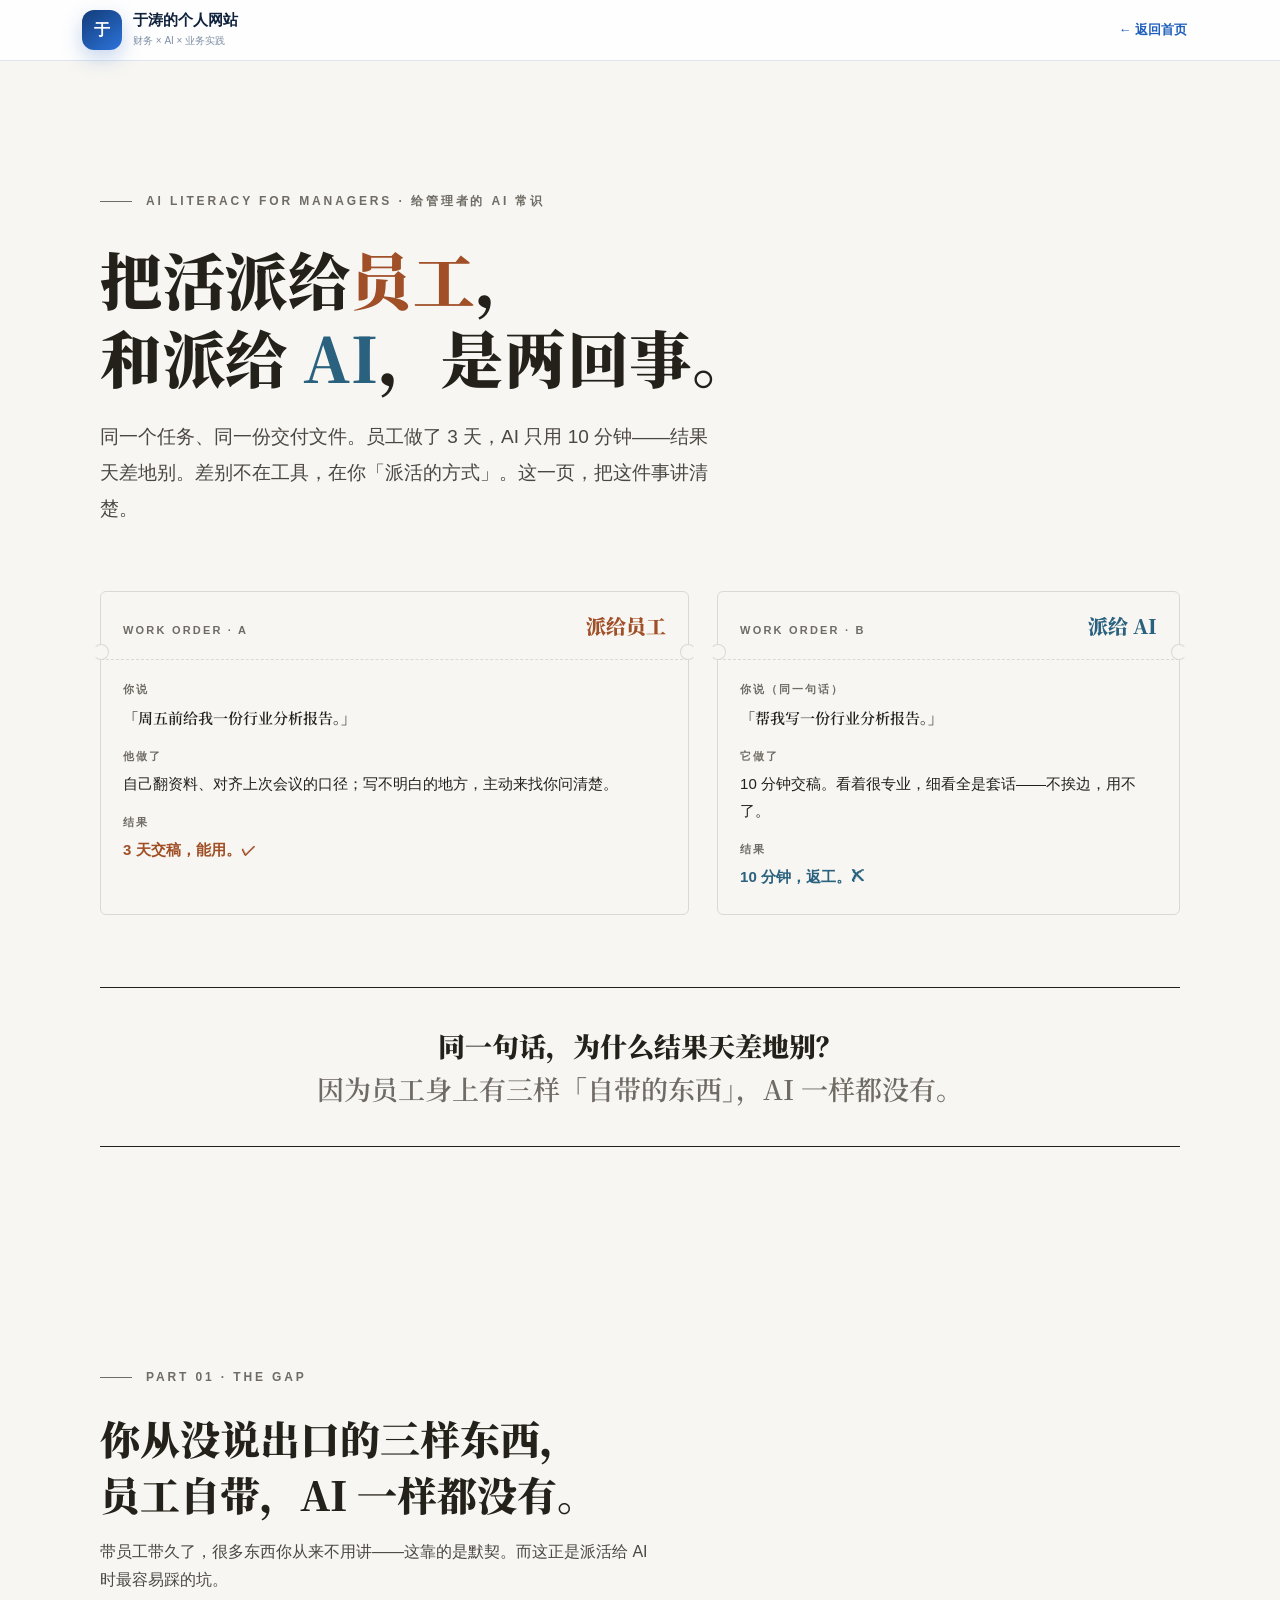
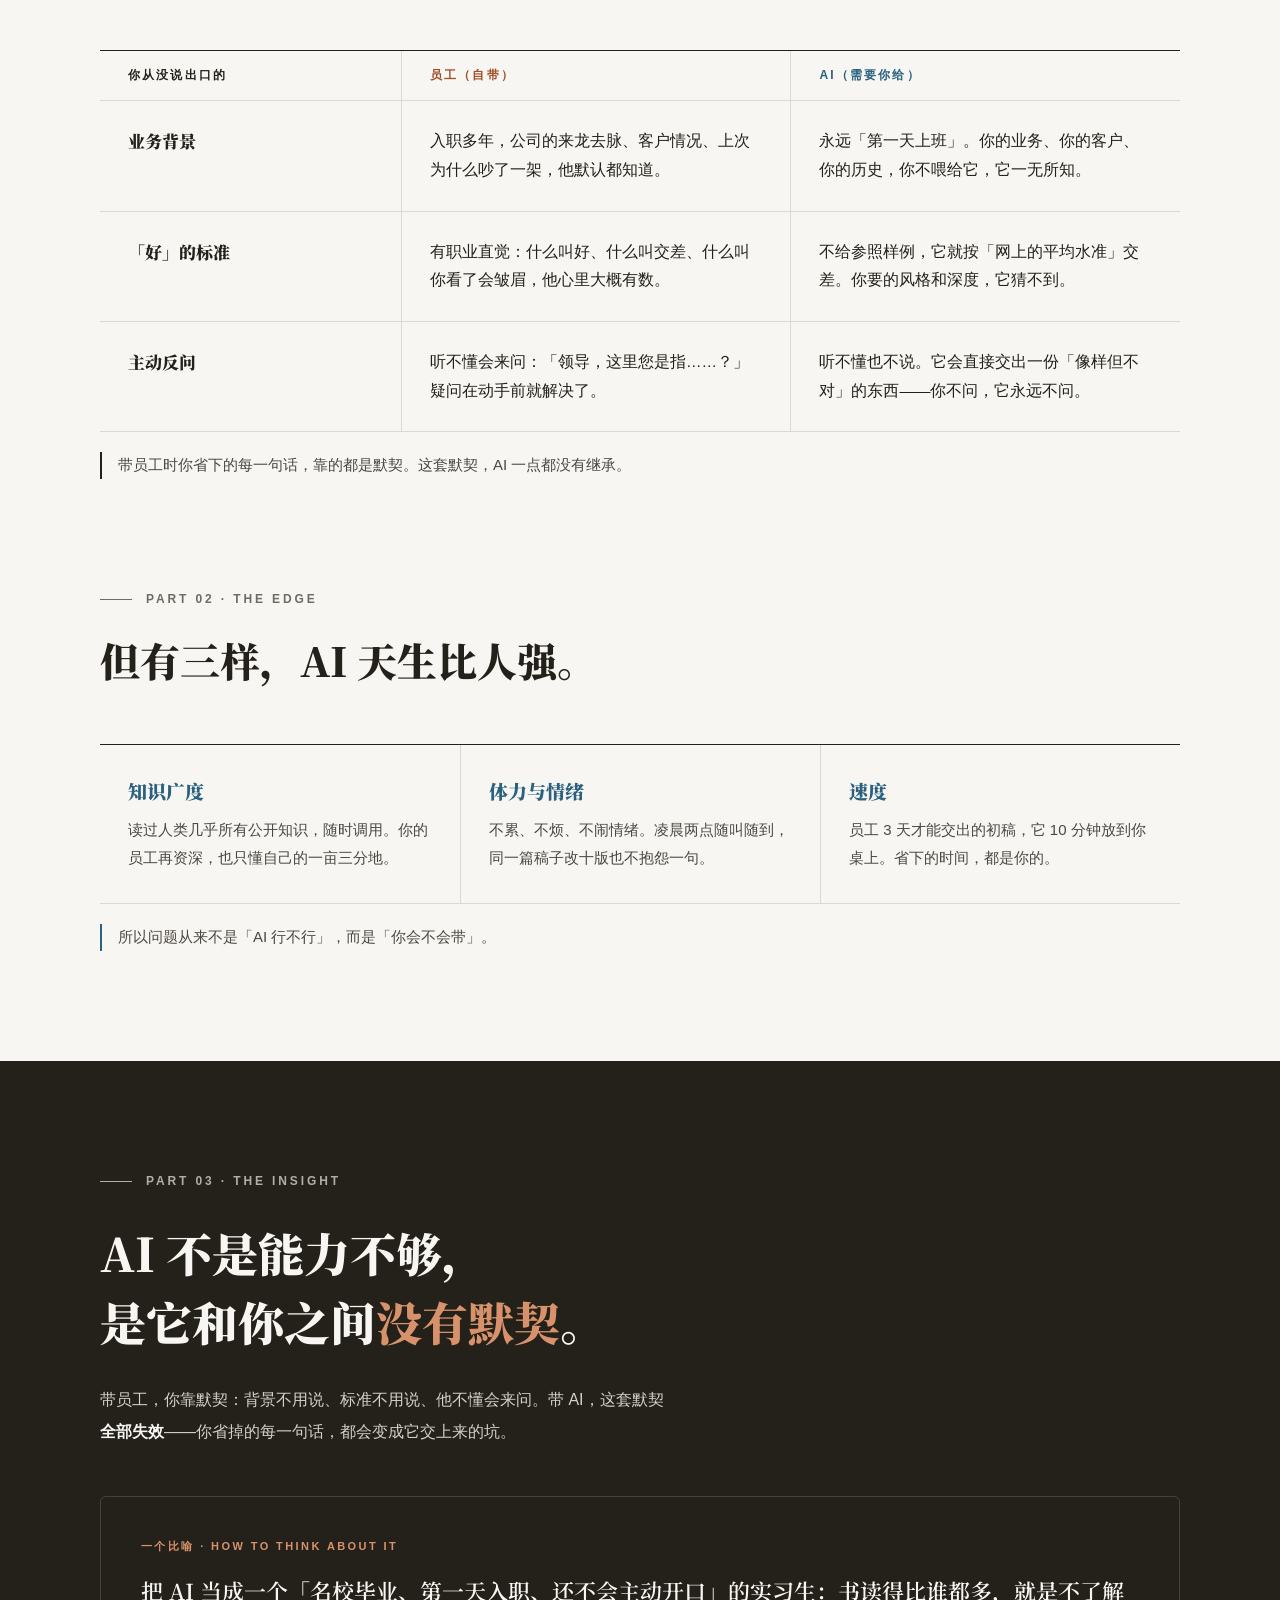
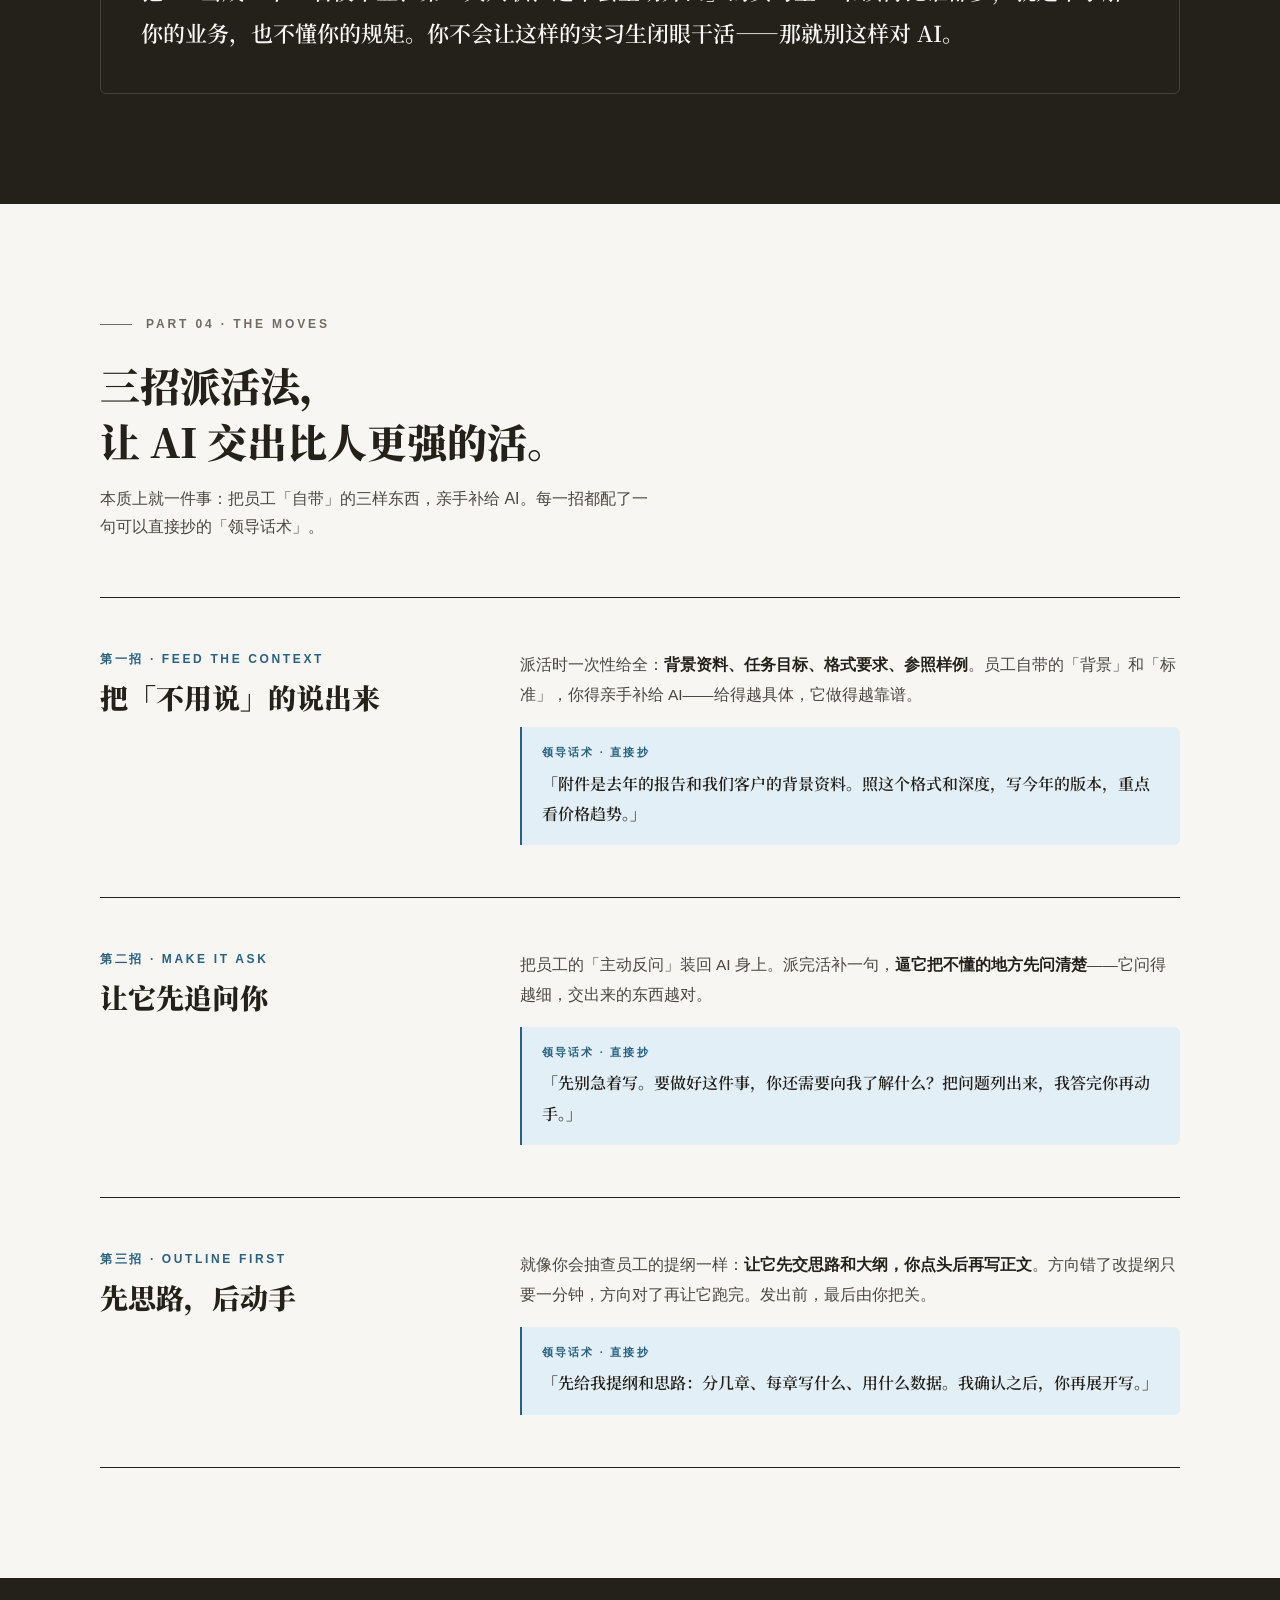
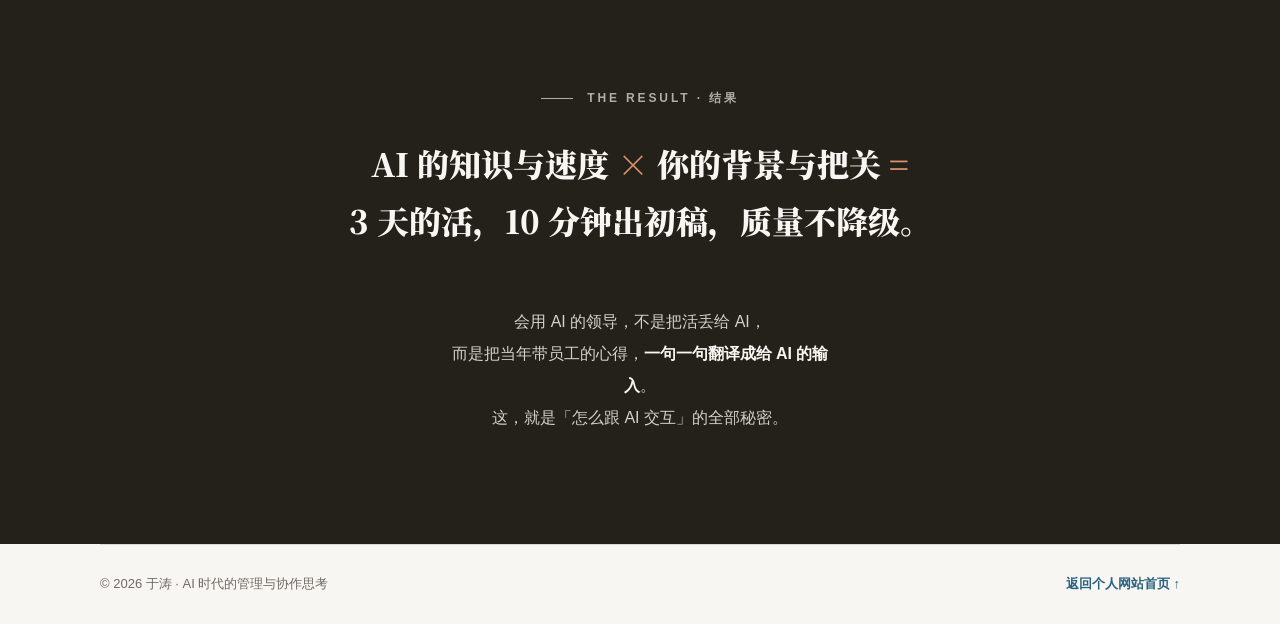
<file: assign-work-to-ai.html>
<!doctype html>
<html lang="zh-CN">
<head>
<meta charset="utf-8">
<meta name="viewport" content="width=device-width, initial-scale=1">
<title>把活派给员工，和派给 AI，是两回事</title>
<meta name="description" content="同一项工作，为什么员工能理解你的意思，AI 却交出一份看似专业的套话？从背景、标准和主动追问出发，分享三招把工作交给 AI 的方法。">
<link rel="canonical" href="https://taoy91885.com/assign-work-to-ai.html">
<script>document.documentElement.classList.add('js')</script>
<link rel="preconnect" href="https://fonts.googleapis.com">
<link rel="preconnect" href="https://fonts.gstatic.com" crossorigin>
<link href="https://fonts.googleapis.com/css2?family=Noto+Serif+SC:wght@600;900&display=swap" rel="stylesheet">
<link rel="stylesheet" href="assets/css/assign-work-to-ai.css">
</head>
<body>
<header class="sitebar">
  <div class="sitebar-inner">
    <a class="site-brand" href="index.html" aria-label="返回于涛的个人网站首页"><span class="site-mark">于</span><span><strong>于涛的个人网站</strong><small>财务 × AI × 业务实践</small></span></a>
    <a class="site-home" href="index.html">← 返回首页</a>
  </div>
</header>
<main>
  <!-- Hero -->
  <section class="hero">
    <div class="wrap">
      <p class="eyebrow" data-reveal>AI Literacy for Managers · 给管理者的 AI 常识</p>
      <h1 data-reveal>把活派给<em>员工</em>，<br>和派给 <strong>AI</strong>，是两回事。</h1>
      <p class="lede" data-reveal>同一个任务、同一份交付文件。员工做了 3 天，AI 只用 10 分钟——结果天差地别。差别不在工具，在你「派活的方式」。这一页，把这件事讲清楚。</p>

      <div class="tickets">
        <!-- Ticket A -->
        <article class="ticket ticket-a" data-reveal>
          <header class="ticket-head">
            <span class="ticket-no">WORK ORDER · A</span>
            <span class="ticket-who">派给员工</span>
          </header>
          <div class="ticket-body">
            <div class="ticket-row">
              <span class="k">你说</span>
              <p class="ticket-quote">「周五前给我一份行业分析报告。」</p>
            </div>
            <div class="ticket-row">
              <span class="k">他做了</span>
              <p>自己翻资料、对齐上次会议的口径；写不明白的地方，主动来找你问清楚。</p>
            </div>
            <div class="ticket-row">
              <span class="k">结果</span>
              <p class="ticket-result">3 天交稿，能用。✓</p>
            </div>
          </div>
        </article>
        <!-- Ticket B -->
        <article class="ticket ticket-b" data-reveal>
          <header class="ticket-head">
            <span class="ticket-no">WORK ORDER · B</span>
            <span class="ticket-who">派给 AI</span>
          </header>
          <div class="ticket-body">
            <div class="ticket-row">
              <span class="k">你说（同一句话）</span>
              <p class="ticket-quote">「帮我写一份行业分析报告。」</p>
            </div>
            <div class="ticket-row">
              <span class="k">它做了</span>
              <p>10 分钟交稿。看着很专业，细看全是套话——不挨边，用不了。</p>
            </div>
            <div class="ticket-row">
              <span class="k">结果</span>
              <p class="ticket-result">10 分钟，返工。✗</p>
            </div>
          </div>
        </article>
      </div>

      <div class="qband" data-reveal>
        同一句话，为什么结果天差地别？<br>
        <span>因为员工身上有三样「自带的东西」，AI 一样都没有。</span>
      </div>
    </div>
  </section>

  <!-- Section 1: what employees bring by default -->
  <section id="gap">
    <div class="wrap">
      <div class="s-head" data-reveal>
        <p class="eyebrow">Part 01 · The Gap</p>
        <h2>你从没说出口的三样东西，<br>员工自带，AI 一样都没有。</h2>
        <p class="intro">带员工带久了，很多东西你从来不用讲——这靠的是默契。而这正是派活给 AI 时最容易踩的坑。</p>
      </div>

      <div class="cmp" data-reveal>
        <div class="cmp-head">
          <div>你从没说出口的</div>
          <div class="h-human">员工（自带）</div>
          <div class="h-ai">AI（需要你给）</div>
        </div>
        <div class="cmp-row">
          <div class="cmp-cell"><span class="tag">你从没说出口的</span><p class="lead">业务背景</p></div>
          <div class="cmp-cell"><span class="tag">员工（自带）</span><p>入职多年，公司的来龙去脉、客户情况、上次为什么吵了一架，他默认都知道。</p></div>
          <div class="cmp-cell"><span class="tag">AI（需要你给）</span><p>永远「第一天上班」。你的业务、你的客户、你的历史，你不喂给它，它一无所知。</p></div>
        </div>
        <div class="cmp-row">
          <div class="cmp-cell"><span class="tag">你从没说出口的</span><p class="lead">「好」的标准</p></div>
          <div class="cmp-cell"><span class="tag">员工（自带）</span><p>有职业直觉：什么叫好、什么叫交差、什么叫你看了会皱眉，他心里大概有数。</p></div>
          <div class="cmp-cell"><span class="tag">AI（需要你给）</span><p>不给参照样例，它就按「网上的平均水准」交差。你要的风格和深度，它猜不到。</p></div>
        </div>
        <div class="cmp-row">
          <div class="cmp-cell"><span class="tag">你从没说出口的</span><p class="lead">主动反问</p></div>
          <div class="cmp-cell"><span class="tag">员工（自带）</span><p>听不懂会来问：「领导，这里您是指……？」疑问在动手前就解决了。</p></div>
          <div class="cmp-cell"><span class="tag">AI（需要你给）</span><p>听不懂也不说。它会直接交出一份「像样但不对」的东西——你不问，它永远不问。</p></div>
        </div>
      </div>

      <p class="cmp-note" data-reveal>带员工时你省下的每一句话，靠的都是默契。这套默契，AI 一点都没有继承。</p>
    </div>
  </section>

  <!-- Section 2: what AI is better at -->
  <section id="strength" style="padding-top:0">
    <div class="wrap">
      <div class="s-head" data-reveal>
        <p class="eyebrow">Part 02 · The Edge</p>
        <h2>但有三样，AI 天生比人强。</h2>
      </div>

      <div class="trio" data-reveal>
        <div class="trio-cell">
          <p class="t">知识广度</p>
          <p>读过人类几乎所有公开知识，随时调用。你的员工再资深，也只懂自己的一亩三分地。</p>
        </div>
        <div class="trio-cell">
          <p class="t">体力与情绪</p>
          <p>不累、不烦、不闹情绪。凌晨两点随叫随到，同一篇稿子改十版也不抱怨一句。</p>
        </div>
        <div class="trio-cell">
          <p class="t">速度</p>
          <p>员工 3 天才能交出的初稿，它 10 分钟放到你桌上。省下的时间，都是你的。</p>
        </div>
      </div>

      <p class="cmp-note" style="border-left-color:var(--ai)" data-reveal>所以问题从来不是「AI 行不行」，而是「你会不会带」。</p>
    </div>
  </section>

  <!-- Section 3: key insight (dark) -->
  <section class="dark" id="insight">
    <div class="wrap">
      <p class="eyebrow" data-reveal>Part 03 · The Insight</p>
      <p class="statement" data-reveal>AI 不是能力不够，<br>是它和你之间<em>没有默契</em>。</p>
      <p class="insight-body" data-reveal>
        带员工，你靠默契：背景不用说、标准不用说、他不懂会来问。带 AI，这套默契<strong>全部失效</strong>——你省掉的每一句话，都会变成它交上来的坑。
      </p>
      <div class="metaphor" data-reveal>
        <span class="m-k">一个比喻 · HOW TO THINK ABOUT IT</span>
        <p>把 AI 当成一个「名校毕业、第一天入职、还不会主动开口」的实习生：书读得比谁都多，就是不了解你的业务，也不懂你的规矩。你不会让这样的实习生闭眼干活——那就别这样对 AI。</p>
      </div>
    </div>
  </section>

  <!-- Section 4: three moves -->
  <section id="moves">
    <div class="wrap">
      <div class="s-head" data-reveal>
        <p class="eyebrow">Part 04 · The Moves</p>
        <h2>三招派活法，<br>让 AI 交出比人更强的活。</h2>
        <p class="intro">本质上就一件事：把员工「自带」的三样东西，亲手补给 AI。每一招都配了一句可以直接抄的「领导话术」。</p>
      </div>

      <div class="move" data-reveal>
        <div class="move-grid">
          <h3 class="move-title"><span class="no">第一招 · FEED THE CONTEXT</span>把「不用说」的说出来</h3>
          <div>
            <p class="move-why">派活时一次性给全：<strong>背景资料、任务目标、格式要求、参照样例</strong>。员工自带的「背景」和「标准」，你得亲手补给 AI——给得越具体，它做得越靠谱。</p>
            <div class="script">
              <span class="sk">领导话术 · 直接抄</span>
              <p>「附件是去年的报告和我们客户的背景资料。照这个格式和深度，写今年的版本，重点看价格趋势。」</p>
            </div>
          </div>
        </div>
      </div>

      <div class="move" data-reveal>
        <div class="move-grid">
          <h3 class="move-title"><span class="no">第二招 · MAKE IT ASK</span>让它先追问你</h3>
          <div>
            <p class="move-why">把员工的「主动反问」装回 AI 身上。派完活补一句，<strong>逼它把不懂的地方先问清楚</strong>——它问得越细，交出来的东西越对。</p>
            <div class="script">
              <span class="sk">领导话术 · 直接抄</span>
              <p>「先别急着写。要做好这件事，你还需要向我了解什么？把问题列出来，我答完你再动手。」</p>
            </div>
          </div>
        </div>
      </div>

      <div class="move" data-reveal>
        <div class="move-grid">
          <h3 class="move-title"><span class="no">第三招 · OUTLINE FIRST</span>先思路，后动手</h3>
          <div>
            <p class="move-why">就像你会抽查员工的提纲一样：<strong>让它先交思路和大纲，你点头后再写正文</strong>。方向错了改提纲只要一分钟，方向对了再让它跑完。发出前，最后由你把关。</p>
            <div class="script">
              <span class="sk">领导话术 · 直接抄</span>
              <p>「先给我提纲和思路：分几章、每章写什么、用什么数据。我确认之后，你再展开写。」</p>
            </div>
          </div>
        </div>
      </div>
    </div>
  </section>

  <!-- Result -->
  <section class="dark result" id="result">
    <div class="wrap">
      <p class="eyebrow" style="justify-content:center" data-reveal>The Result · 结果</p>
      <p class="formula" data-reveal>AI 的知识与速度 <span class="x">×</span> 你的背景与把关 <span class="x">=</span><br>3 天的活，10 分钟出初稿，质量不降级。</p>
      <p class="closing" data-reveal>
        会用 AI 的领导，不是把活丢给 AI，<br>
        而是把当年带员工的心得，<strong>一句一句翻译成给 AI 的输入</strong>。<br>
        这，就是「怎么跟 AI 交互」的全部秘密。
      </p>
    </div>
  </section>

  <div class="wrap">
    <footer>
      <span>© 2026 于涛 · AI 时代的管理与协作思考</span>
      <a href="index.html">返回个人网站首页 ↑</a>
    </footer>
  </div>
</main>
<script src="assets/js/assign-work-to-ai.js"></script>
</body>
</html>
</file>
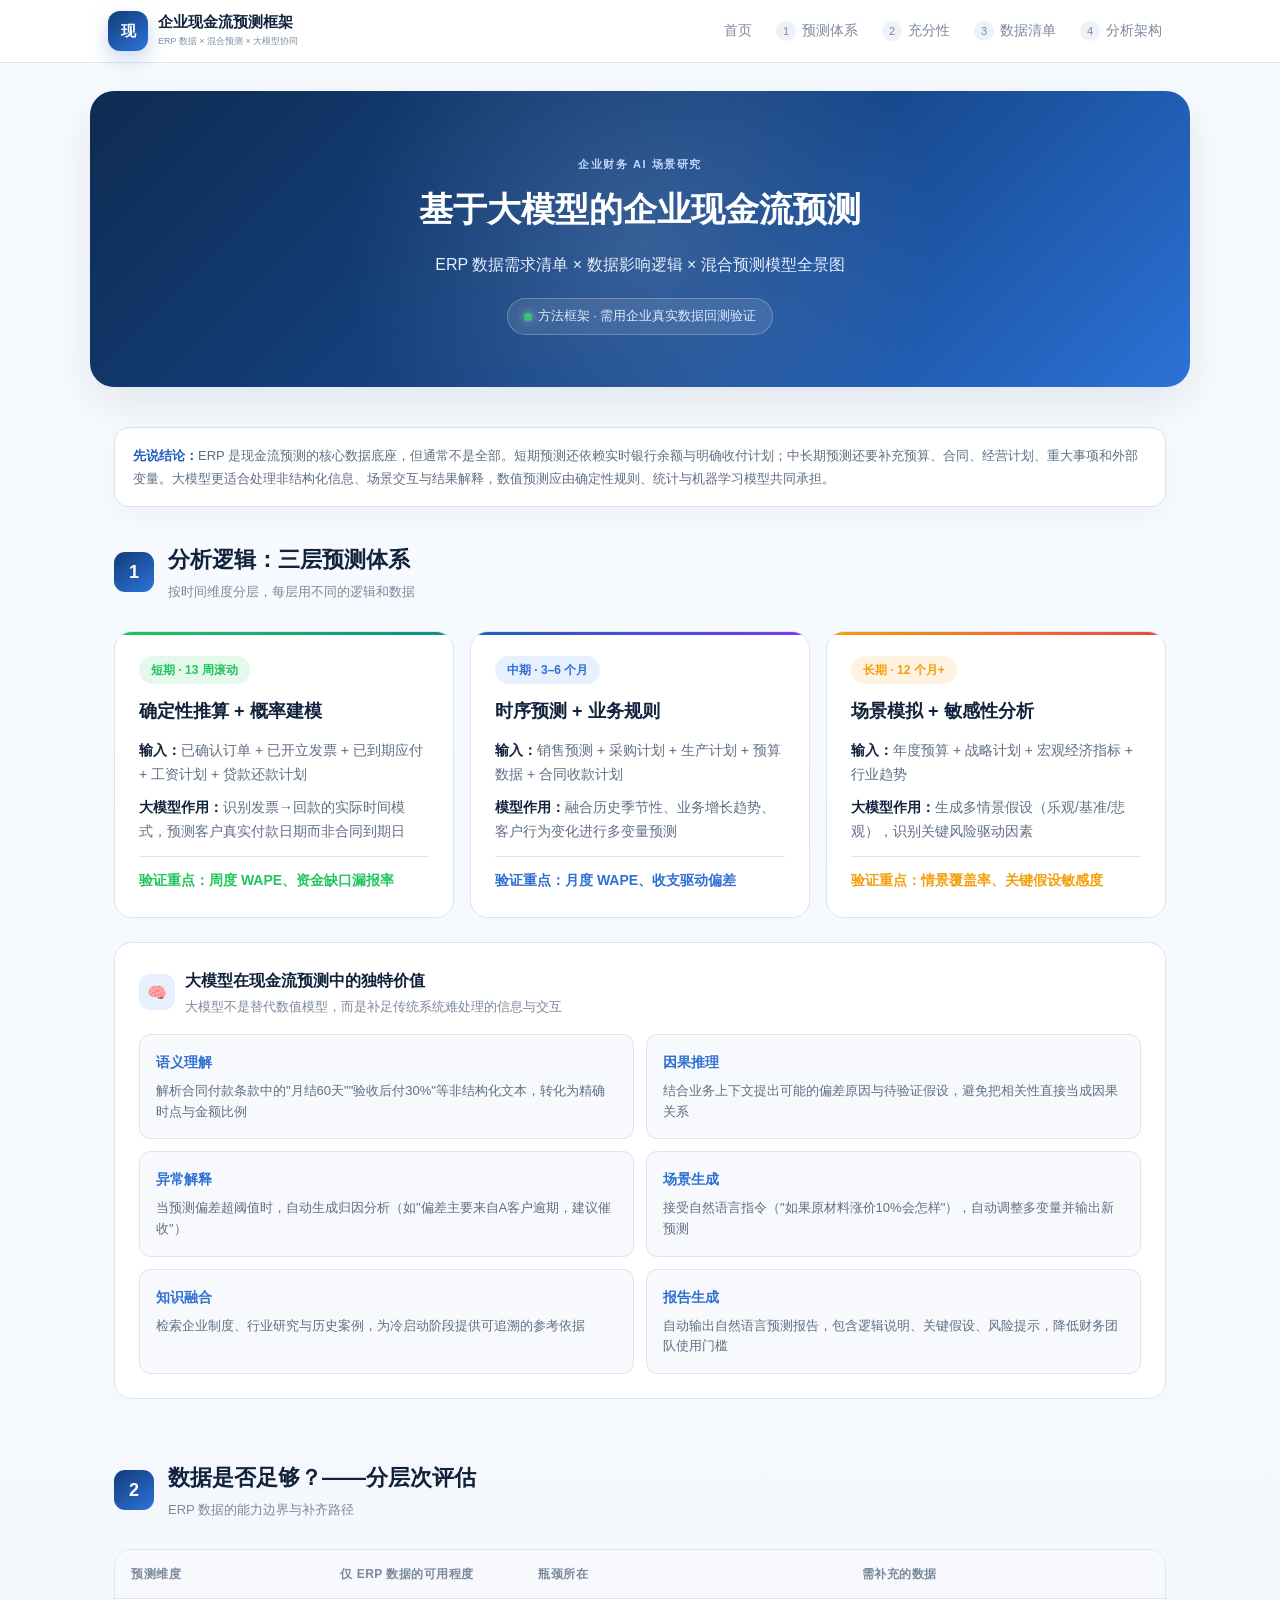
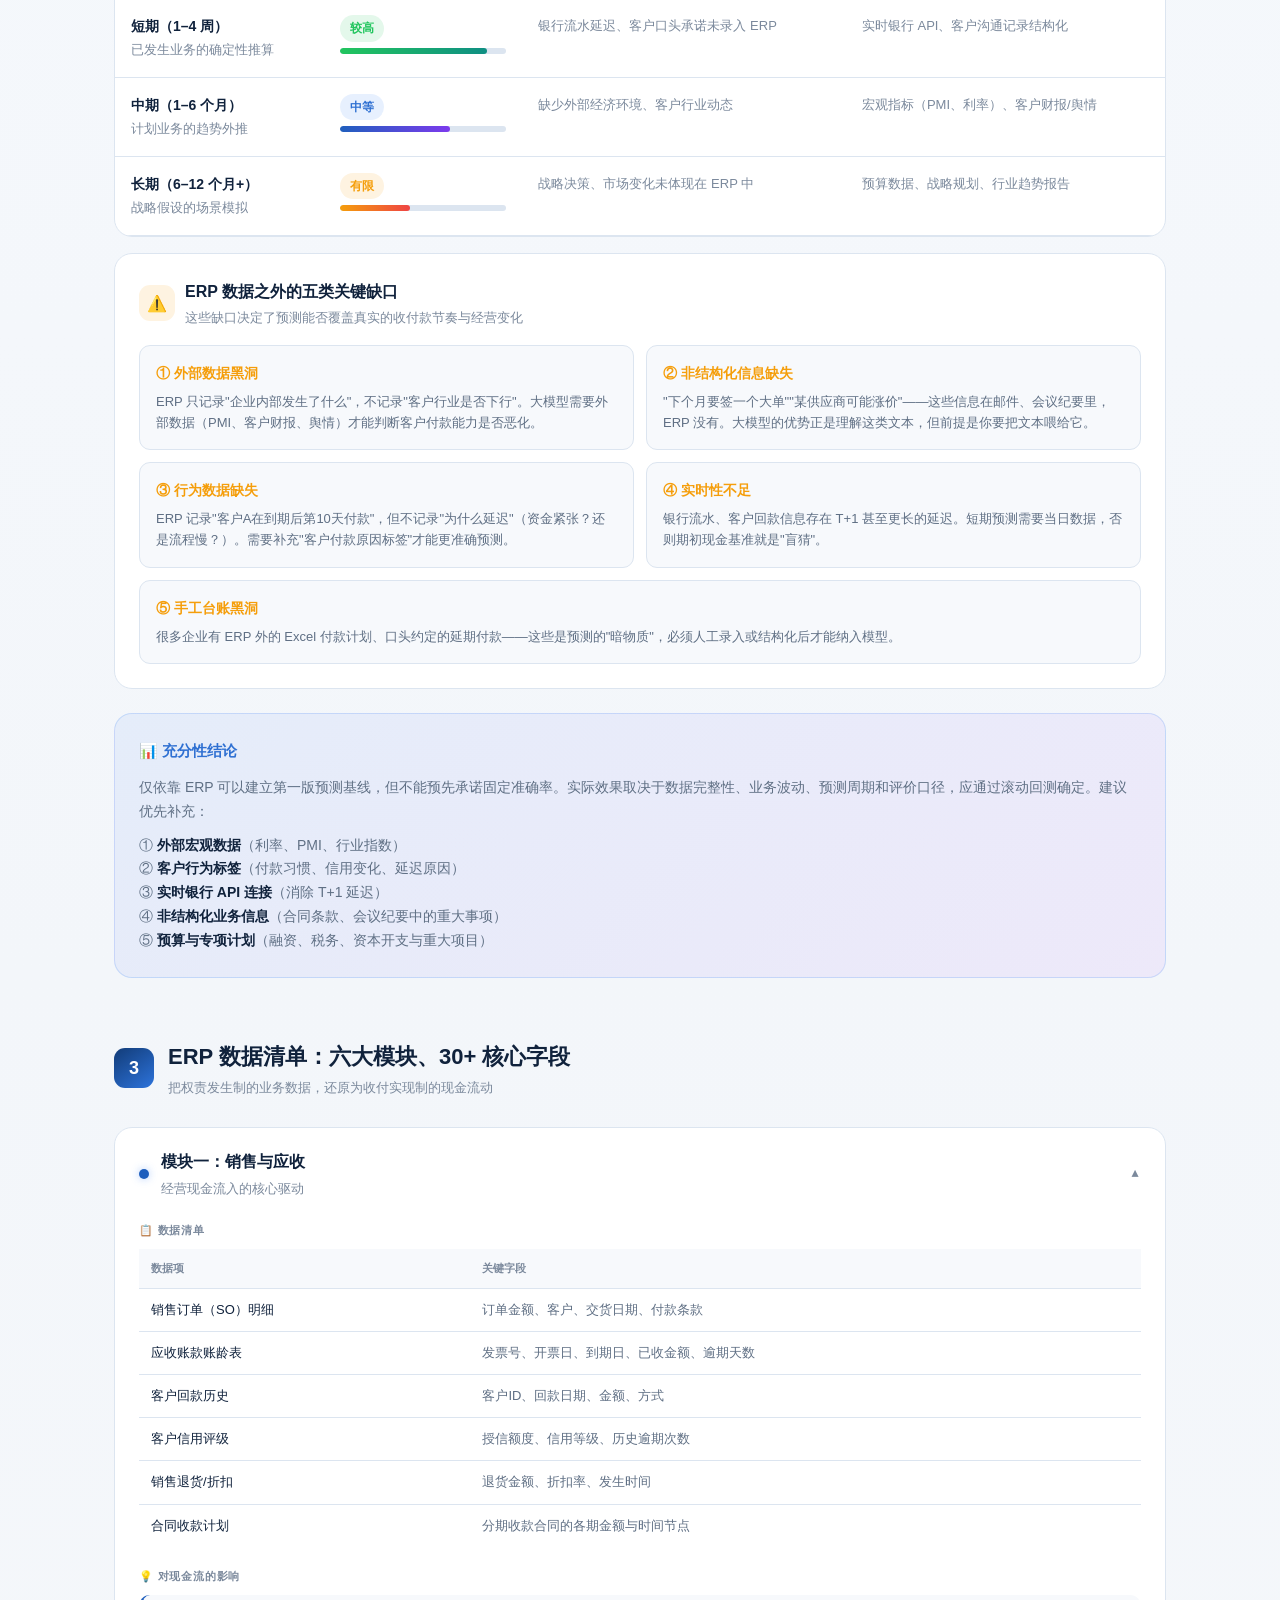
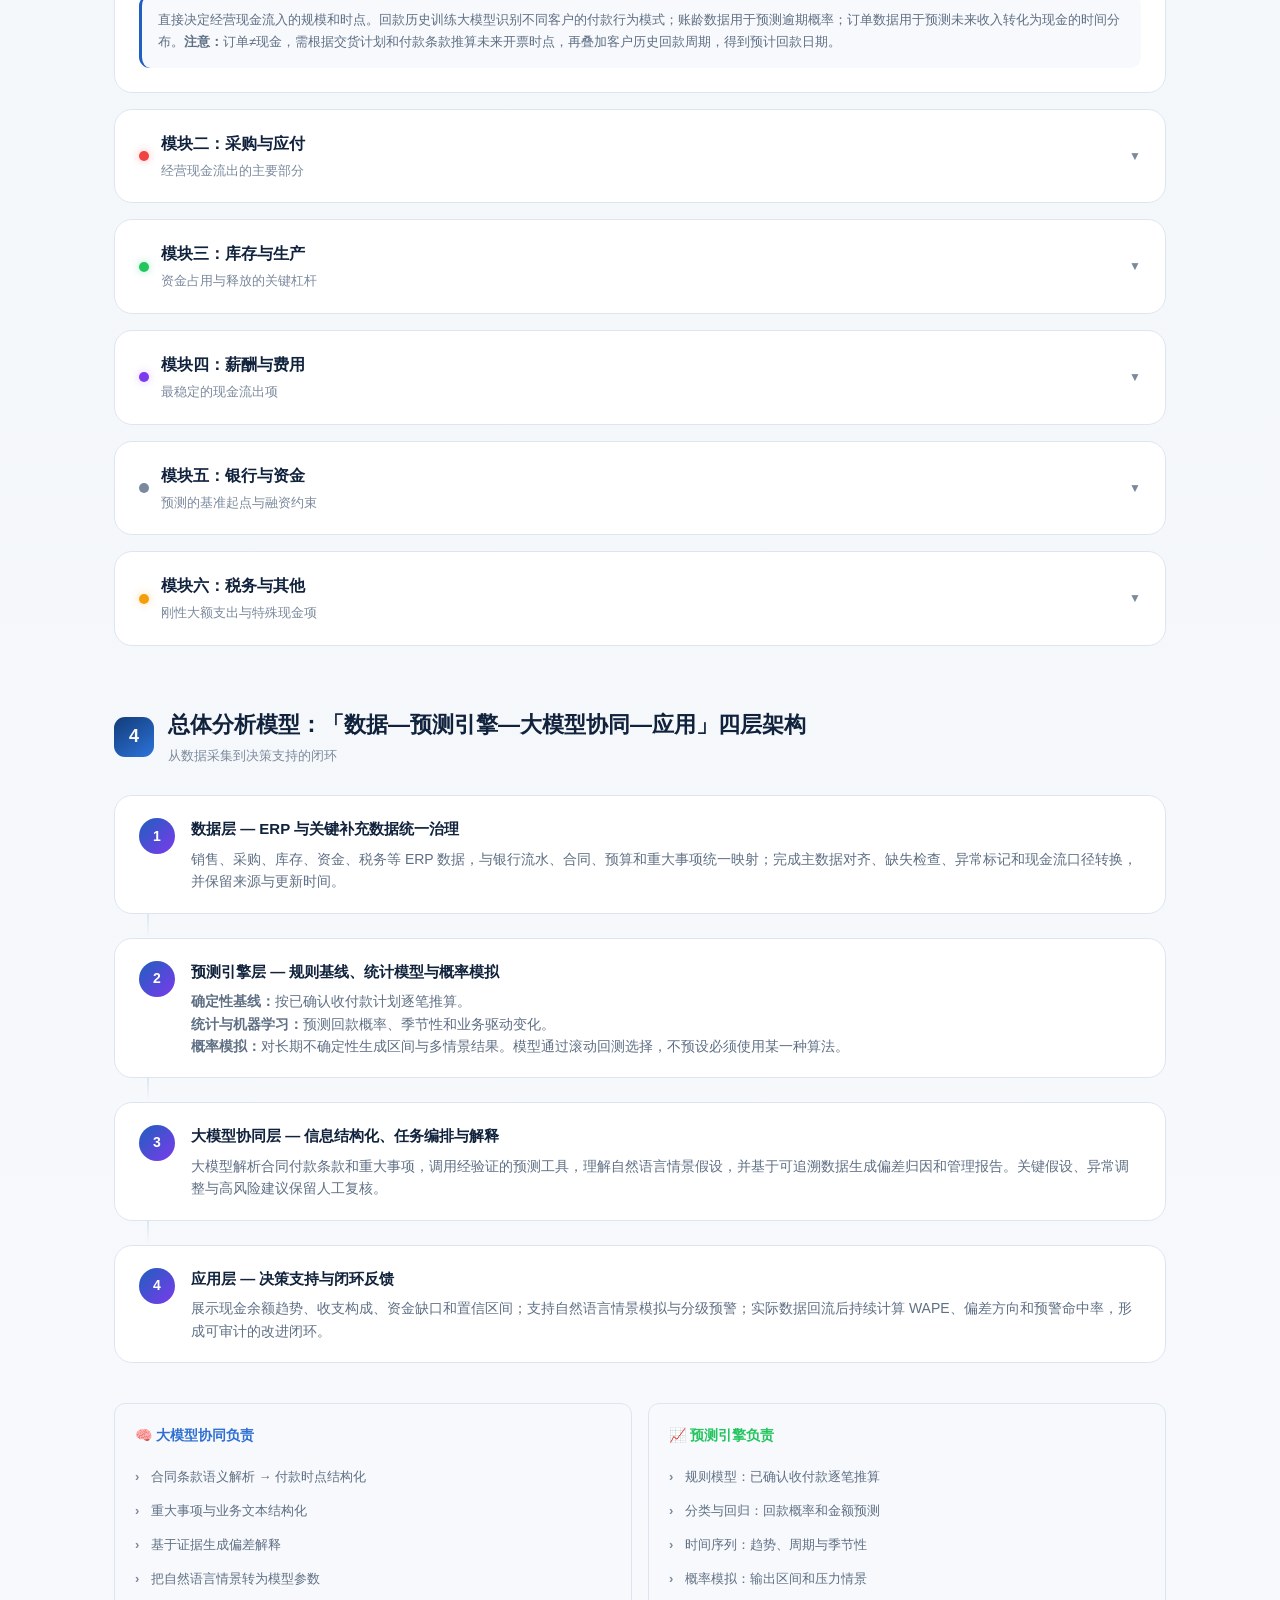
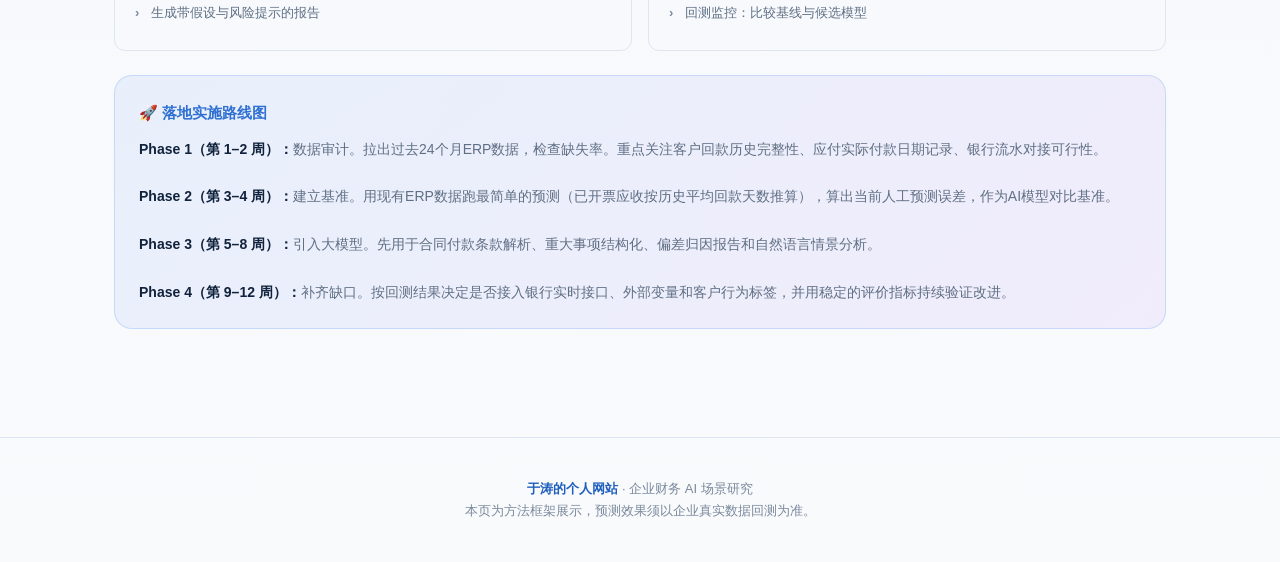
<file: cash-flow-forecast.html>
<!DOCTYPE html>
<html lang="zh-CN">
<head>
<meta charset="UTF-8">
<meta name="viewport" content="width=device-width, initial-scale=1.0">
<title>基于大模型的企业现金流预测：ERP数据需求与分析框架</title>
<meta name="description" content="企业现金流预测需要哪些 ERP 数据？ERP 是否足够？本页从预测周期、数据清单、影响逻辑与混合模型架构四个方面给出完整方法框架。">
<link rel="canonical" href="https://taoy91885.com/cash-flow-forecast.html">
<meta property="og:type" content="article">
<meta property="og:locale" content="zh_CN">
<meta property="og:title" content="基于大模型的企业现金流预测">
<meta property="og:description" content="ERP 数据需求、数据充分性、影响逻辑与混合预测模型全景图。">
<meta property="og:url" content="https://taoy91885.com/cash-flow-forecast.html">
<meta property="og:image" content="https://taoy91885.com/assets/images/cash-flow-forecast-og.png">
<meta name="twitter:card" content="summary_large_image">
<meta name="twitter:title" content="基于大模型的企业现金流预测">
<meta name="twitter:description" content="ERP 数据需求、数据充分性、影响逻辑与混合预测模型全景图。">
<meta name="twitter:image" content="https://taoy91885.com/assets/images/cash-flow-forecast-og.png">
<link rel="stylesheet" href="assets/css/cash-flow-forecast.css">

</head>
<body>

<header class="topbar">
  <div class="topbar-inner">
    <a class="brand" href="index.html" aria-label="返回于涛的个人网站首页">
      <span class="brand-mark">现</span>
      <span><strong>企业现金流预测框架</strong><small>ERP 数据 × 混合预测 × 大模型协同</small></span>
    </a>
    <nav class="nav" aria-label="页面导航">
      <div class="nav-inner">
        <a href="index.html">首页</a>
        <a href="#part1" class="active"><span class="num">1</span>预测体系</a>
        <a href="#part2"><span class="num">2</span>充分性</a>
        <a href="#part3"><span class="num">3</span>数据清单</a>
        <a href="#part4"><span class="num">4</span>分析架构</a>
      </div>
    </nav>
  </div>
</header>

<!-- Hero -->
<div class="hero">
  <div class="hero-kicker">企业财务 AI 场景研究</div>
  <h1>基于大模型的企业现金流预测</h1>
  <p>ERP 数据需求清单 × 数据影响逻辑 × 混合预测模型全景图</p>
  <div class="badge"><span class="dot"></span> 方法框架 · 需用企业真实数据回测验证</div>
</div>

<div class="container">

<aside class="scope-note" aria-label="阅读说明">
  <strong>先说结论：</strong>ERP 是现金流预测的核心数据底座，但通常不是全部。短期预测还依赖实时银行余额与明确收付计划；中长期预测还要补充预算、合同、经营计划、重大事项和外部变量。大模型更适合处理非结构化信息、场景交互与结果解释，数值预测应由确定性规则、统计与机器学习模型共同承担。
</aside>

<!-- ==================== PART 1: 三层预测体系 ==================== -->
<section class="section" id="part1">
  <div class="section-header">
    <div class="section-num">1</div>
    <h2>分析逻辑：三层预测体系 <span>按时间维度分层，每层用不同的逻辑和数据</span></h2>
  </div>

  <div class="horizon-grid">
    <div class="horizon-card short">
      <span class="horizon-tag">短期 · 13 周滚动</span>
      <h3>确定性推算 + 概率建模</h3>
      <p><strong style="color:var(--text-primary)">输入：</strong>已确认订单 + 已开立发票 + 已到期应付 + 工资计划 + 贷款还款计划</p>
      <p><strong style="color:var(--text-primary)">大模型作用：</strong>识别发票→回款的实际时间模式，预测客户真实付款日期而非合同到期日</p>
      <div class="accuracy">验证重点：周度 WAPE、资金缺口漏报率</div>
    </div>
    <div class="horizon-card mid">
      <span class="horizon-tag">中期 · 3–6 个月</span>
      <h3>时序预测 + 业务规则</h3>
      <p><strong style="color:var(--text-primary)">输入：</strong>销售预测 + 采购计划 + 生产计划 + 预算数据 + 合同收款计划</p>
      <p><strong style="color:var(--text-primary)">模型作用：</strong>融合历史季节性、业务增长趋势、客户行为变化进行多变量预测</p>
      <div class="accuracy">验证重点：月度 WAPE、收支驱动偏差</div>
    </div>
    <div class="horizon-card long">
      <span class="horizon-tag">长期 · 12 个月+</span>
      <h3>场景模拟 + 敏感性分析</h3>
      <p><strong style="color:var(--text-primary)">输入：</strong>年度预算 + 战略计划 + 宏观经济指标 + 行业趋势</p>
      <p><strong style="color:var(--text-primary)">大模型作用：</strong>生成多情景假设（乐观/基准/悲观），识别关键风险驱动因素</p>
      <div class="accuracy">验证重点：情景覆盖率、关键假设敏感度</div>
    </div>
  </div>

  <div class="card">
    <div class="card-header">
      <div class="card-icon" style="background:rgba(59,130,246,0.12); color:var(--accent-light);">🧠</div>
      <div>
        <div class="card-title">大模型在现金流预测中的独特价值</div>
        <div class="card-subtitle">大模型不是替代数值模型，而是补足传统系统难处理的信息与交互</div>
      </div>
    </div>
    <div class="value-grid">
      <div class="value-item">
        <h4>语义理解</h4>
        <p>解析合同付款条款中的"月结60天""验收后付30%"等非结构化文本，转化为精确时点与金额比例</p>
      </div>
      <div class="value-item">
        <h4>因果推理</h4>
        <p>结合业务上下文提出可能的偏差原因与待验证假设，避免把相关性直接当成因果关系</p>
      </div>
      <div class="value-item">
        <h4>异常解释</h4>
        <p>当预测偏差超阈值时，自动生成归因分析（如"偏差主要来自A客户逾期，建议催收"）</p>
      </div>
      <div class="value-item">
        <h4>场景生成</h4>
        <p>接受自然语言指令（"如果原材料涨价10%会怎样"），自动调整多变量并输出新预测</p>
      </div>
      <div class="value-item">
        <h4>知识融合</h4>
        <p>检索企业制度、行业研究与历史案例，为冷启动阶段提供可追溯的参考依据</p>
      </div>
      <div class="value-item">
        <h4>报告生成</h4>
        <p>自动输出自然语言预测报告，包含逻辑说明、关键假设、风险提示，降低财务团队使用门槛</p>
      </div>
    </div>
  </div>
</section>

<!-- ==================== PART 2: 数据充分性评估 ==================== -->
<section class="section" id="part2">
  <div class="section-header">
    <div class="section-num">2</div>
    <h2>数据是否足够？——分层次评估 <span>ERP 数据的能力边界与补齐路径</span></h2>
  </div>

  <div class="card" style="padding:0; overflow:hidden;">
    <table class="suff-table">
      <thead>
        <tr>
          <th>预测维度</th>
          <th>仅 ERP 数据的可用程度</th>
          <th>瓶颈所在</th>
          <th>需补充的数据</th>
        </tr>
      </thead>
      <tbody>
        <tr>
          <td>
            <strong>短期（1–4 周）</strong>
            <div class="dim">已发生业务的确定性推算</div>
          </td>
          <td>
            <span class="pill pill-high">较高</span>
            <div class="bar-track" aria-label="可用程度较高"><div class="bar-fill bar-high" style="width:88%"></div></div>
          </td>
          <td class="dim">银行流水延迟、客户口头承诺未录入 ERP</td>
          <td class="dim">实时银行 API、客户沟通记录结构化</td>
        </tr>
        <tr>
          <td>
            <strong>中期（1–6 个月）</strong>
            <div class="dim">计划业务的趋势外推</div>
          </td>
          <td>
            <span class="pill pill-mid">中等</span>
            <div class="bar-track" aria-label="可用程度中等"><div class="bar-fill bar-mid" style="width:66%"></div></div>
          </td>
          <td class="dim">缺少外部经济环境、客户行业动态</td>
          <td class="dim">宏观指标（PMI、利率）、客户财报/舆情</td>
        </tr>
        <tr>
          <td>
            <strong>长期（6–12 个月+）</strong>
            <div class="dim">战略假设的场景模拟</div>
          </td>
          <td>
            <span class="pill pill-low">有限</span>
            <div class="bar-track" aria-label="可用程度有限"><div class="bar-fill bar-low" style="width:42%"></div></div>
          </td>
          <td class="dim">战略决策、市场变化未体现在 ERP 中</td>
          <td class="dim">预算数据、战略规划、行业趋势报告</td>
        </tr>
      </tbody>
    </table>
  </div>

  <div class="card">
    <div class="card-header">
      <div class="card-icon" style="background:rgba(245,158,11,0.12); color:var(--warning);">⚠️</div>
      <div>
        <div class="card-title">ERP 数据之外的五类关键缺口</div>
        <div class="card-subtitle">这些缺口决定了预测能否覆盖真实的收付款节奏与经营变化</div>
      </div>
    </div>
    <div class="value-grid">
      <div class="value-item">
        <h4 style="color:var(--warning)">① 外部数据黑洞</h4>
        <p>ERP 只记录"企业内部发生了什么"，不记录"客户行业是否下行"。大模型需要外部数据（PMI、客户财报、舆情）才能判断客户付款能力是否恶化。</p>
      </div>
      <div class="value-item">
        <h4 style="color:var(--warning)">② 非结构化信息缺失</h4>
        <p>"下个月要签一个大单""某供应商可能涨价"——这些信息在邮件、会议纪要里，ERP 没有。大模型的优势正是理解这类文本，但前提是你要把文本喂给它。</p>
      </div>
      <div class="value-item">
        <h4 style="color:var(--warning)">③ 行为数据缺失</h4>
        <p>ERP 记录"客户A在到期后第10天付款"，但不记录"为什么延迟"（资金紧张？还是流程慢？）。需要补充"客户付款原因标签"才能更准确预测。</p>
      </div>
      <div class="value-item">
        <h4 style="color:var(--warning)">④ 实时性不足</h4>
        <p>银行流水、客户回款信息存在 T+1 甚至更长的延迟。短期预测需要当日数据，否则期初现金基准就是"盲猜"。</p>
      </div>
      <div class="value-item" style="grid-column: 1 / -1;">
        <h4 style="color:var(--warning)">⑤ 手工台账黑洞</h4>
        <p>很多企业有 ERP 外的 Excel 付款计划、口头约定的延期付款——这些是预测的"暗物质"，必须人工录入或结构化后才能纳入模型。</p>
      </div>
    </div>
  </div>

  <div class="summary-box">
    <h4>📊 充分性结论</h4>
    <p>仅依靠 ERP 可以建立第一版预测基线，但不能预先承诺固定准确率。实际效果取决于数据完整性、业务波动、预测周期和评价口径，应通过滚动回测确定。建议优先补充：</p>
    <p style="margin-top:10px;">
      ① <strong>外部宏观数据</strong>（利率、PMI、行业指数）<br>
      ② <strong>客户行为标签</strong>（付款习惯、信用变化、延迟原因）<br>
      ③ <strong>实时银行 API 连接</strong>（消除 T+1 延迟）<br>
      ④ <strong>非结构化业务信息</strong>（合同条款、会议纪要中的重大事项）<br>
      ⑤ <strong>预算与专项计划</strong>（融资、税务、资本开支与重大项目）
    </p>
  </div>
</section>

<!-- ==================== PART 3: ERP 数据清单 ==================== -->
<section class="section" id="part3">
  <div class="section-header">
    <div class="section-num">3</div>
    <h2>ERP 数据清单：六大模块、30+ 核心字段 <span>把权责发生制的业务数据，还原为收付实现制的现金流动</span></h2>
  </div>

  <!-- Module 1 -->
  <div class="module-card">
    <button class="module-header" type="button" onclick="toggleModule(this.closest('.module-card'))" aria-expanded="false">
      <div class="module-dot dot-blue"></div>
      <div class="module-title-group">
        <h3>模块一：销售与应收</h3>
        <span>经营现金流入的核心驱动</span>
      </div>
      <span class="chevron" aria-hidden="true">▼</span>
    </button>
    <div class="module-body">
      <div class="module-section">
        <h4>📋 数据清单</h4>
        <table class="data-table">
          <thead><tr><th>数据项</th><th>关键字段</th></tr></thead>
          <tbody>
            <tr><td>销售订单（SO）明细</td><td>订单金额、客户、交货日期、付款条款</td></tr>
            <tr><td>应收账款账龄表</td><td>发票号、开票日、到期日、已收金额、逾期天数</td></tr>
            <tr><td>客户回款历史</td><td>客户ID、回款日期、金额、方式</td></tr>
            <tr><td>客户信用评级</td><td>授信额度、信用等级、历史逾期次数</td></tr>
            <tr><td>销售退货/折扣</td><td>退货金额、折扣率、发生时间</td></tr>
            <tr><td>合同收款计划</td><td>分期收款合同的各期金额与时间节点</td></tr>
          </tbody>
        </table>
      </div>
      <div class="module-section">
        <h4>💡 对现金流的影响</h4>
        <div class="impact-box">
          直接决定经营现金流入的规模和时点。回款历史训练大模型识别不同客户的付款行为模式；账龄数据用于预测逾期概率；订单数据用于预测未来收入转化为现金的时间分布。<strong>注意：</strong>订单≠现金，需根据交货计划和付款条款推算未来开票时点，再叠加客户历史回款周期，得到预计回款日期。
        </div>
      </div>
    </div>
  </div>

  <!-- Module 2 -->
  <div class="module-card">
    <button class="module-header" type="button" onclick="toggleModule(this.closest('.module-card'))" aria-expanded="false">
      <div class="module-dot dot-red"></div>
      <div class="module-title-group">
        <h3>模块二：采购与应付</h3>
        <span>经营现金流出的主要部分</span>
      </div>
      <span class="chevron" aria-hidden="true">▼</span>
    </button>
    <div class="module-body">
      <div class="module-section">
        <h4>📋 数据清单</h4>
        <table class="data-table">
          <thead><tr><th>数据项</th><th>关键字段</th></tr></thead>
          <tbody>
            <tr><td>采购订单（PO）明细</td><td>供应商、金额、交货期、付款条款</td></tr>
            <tr><td>应付账款账龄表</td><td>发票日期、到期日、已付金额</td></tr>
            <tr><td>供应商付款历史</td><td>实际付款日 vs 到期日，提前/延期记录</td></tr>
            <tr><td>采购退货/索赔</td><td>退货金额、索赔状态、预计到账时间</td></tr>
            <tr><td>合同付款计划</td><td>分期付款合同的各期金额与时间节点</td></tr>
            <tr><td>原材料价格波动</td><td>品类、价格、时间序列（如有集成）</td></tr>
          </tbody>
        </table>
      </div>
      <div class="module-section">
        <h4>💡 对现金流的影响</h4>
        <div class="impact-box" style="border-left-color:var(--danger)">
          决定经营现金流出的主要部分。付款历史训练模型识别企业付款习惯；PO 数据预测未来付款义务；账龄数据识别即将到期的付款压力。<strong>注意：</strong>供应商付款行为受企业资金状况影响，存在内生性偏差——资金紧张时企业会主动延期付款，这会让历史数据"看起来"付款周期变长。
        </div>
      </div>
    </div>
  </div>

  <!-- Module 3 -->
  <div class="module-card">
    <button class="module-header" type="button" onclick="toggleModule(this.closest('.module-card'))" aria-expanded="false">
      <div class="module-dot dot-green"></div>
      <div class="module-title-group">
        <h3>模块三：库存与生产</h3>
        <span>资金占用与释放的关键杠杆</span>
      </div>
      <span class="chevron" aria-hidden="true">▼</span>
    </button>
    <div class="module-body">
      <div class="module-section">
        <h4>📋 数据清单</h4>
        <table class="data-table">
          <thead><tr><th>数据项</th><th>关键字段</th></tr></thead>
          <tbody>
            <tr><td>库存余额与周转</td><td>原材料、在制品、产成品金额与数量</td></tr>
            <tr><td>MRP/生产工单</td><td>物料需求、开工/完工日期、进度</td></tr>
            <tr><td>安全库存设置</td><td>补货触发点、再订货量、提前期</td></tr>
            <tr><td>呆滞库存/减值</td><td>呆滞品金额、减值准备、处理计划</td></tr>
            <tr><td>仓储物流费用</td><td>发生金额、结算周期、付款状态</td></tr>
          </tbody>
        </table>
      </div>
      <div class="module-section">
        <h4>💡 对现金流的影响</h4>
        <div class="impact-box" style="border-left-color:var(--positive)">
          库存是<strong>冻结的现金</strong>。库存周转天数延长意味着现金占用增加，需从可用现金中扣除；补货计划触发采购付款；生产进度决定销售可兑现时间；呆滞库存减值虽不直接产生现金流，但影响未来采购预算和现金规划。<strong>注意：</strong>MRP 与实际执行的偏差、在制品估值准确性常存在问题。
        </div>
      </div>
    </div>
  </div>

  <!-- Module 4 -->
  <div class="module-card">
    <button class="module-header" type="button" onclick="toggleModule(this.closest('.module-card'))" aria-expanded="false">
      <div class="module-dot dot-purple"></div>
      <div class="module-title-group">
        <h3>模块四：薪酬与费用</h3>
        <span>最稳定的现金流出项</span>
      </div>
      <span class="chevron" aria-hidden="true">▼</span>
    </button>
    <div class="module-body">
      <div class="module-section">
        <h4>📋 数据清单</h4>
        <table class="data-table">
          <thead><tr><th>数据项</th><th>关键字段</th></tr></thead>
          <tbody>
            <tr><td>员工花名册与薪酬</td><td>基本工资、津贴、发放周期</td></tr>
            <tr><td>社保公积金</td><td>缴纳基数、比例、申报周期</td></tr>
            <tr><td>奖金/绩效计划</td><td>发放月份、金额、考核结果</td></tr>
            <tr><td>费用报销历史</td><td>部门、费用类型、金额、审批周期</td></tr>
            <tr><td>固定费用清单</td><td>租金、折旧、摊销、合同期限</td></tr>
          </tbody>
        </table>
      </div>
      <div class="module-section">
        <h4>💡 对现金流的影响</h4>
        <div class="impact-box" style="border-left-color:var(--purple)">
          薪酬和固定费用是最稳定的现金流出项，可高度准确预测；费用报销具有随机性，需用历史分布建模（如：销售部月均报销5万，标准差1.2万）；<strong>折旧摊销是非现金项</strong>，在从净利润倒推经营现金流时必须加回。奖金通常集中在季度末或年末，形成可预见的现金流出峰值。
        </div>
      </div>
    </div>
  </div>

  <!-- Module 5 -->
  <div class="module-card">
    <button class="module-header" type="button" onclick="toggleModule(this.closest('.module-card'))" aria-expanded="false">
      <div class="module-dot dot-gray"></div>
      <div class="module-title-group">
        <h3>模块五：银行与资金</h3>
        <span>预测的基准起点与融资约束</span>
      </div>
      <span class="chevron" aria-hidden="true">▼</span>
    </button>
    <div class="module-body">
      <div class="module-section">
        <h4>📋 数据清单</h4>
        <table class="data-table">
          <thead><tr><th>数据项</th><th>关键字段</th></tr></thead>
          <tbody>
            <tr><td>银行账户余额</td><td>各账户实时/日终余额</td></tr>
            <tr><td>银行流水明细</td><td>收付款方、金额、时间、用途</td></tr>
            <tr><td>银行授信额度</td><td>总额度、已用额度、可用额度</td></tr>
            <tr><td>贷款合同</td><td>本金、利率、还款计划、剩余期限</td></tr>
            <tr><td>票据到期记录</td><td>银票/商票金额、开立日、到期日</td></tr>
            <tr><td>外汇头寸</td><td>外币余额、汇率、折算损益</td></tr>
            <tr><td>理财/投资到期</td><td>产品金额、到期日、预计收益</td></tr>
          </tbody>
        </table>
      </div>
      <div class="module-section">
        <h4>💡 对现金流的影响</h4>
        <div class="impact-box" style="border-left-color:var(--text-tertiary)">
          提供预测的<strong>基准起点（期初现金）</strong>；贷款还款是刚性现金流出，精确到日；票据到期形成集中付款压力，是短期现金流的关键节点；外汇波动影响外币现金流折算。非经营性收支（理财、投资）常被遗漏，但会显著影响实际可用资金。
        </div>
      </div>
    </div>
  </div>

  <!-- Module 6 -->
  <div class="module-card">
    <button class="module-header" type="button" onclick="toggleModule(this.closest('.module-card'))" aria-expanded="false">
      <div class="module-dot dot-orange"></div>
      <div class="module-title-group">
        <h3>模块六：税务与其他</h3>
        <span>刚性大额支出与特殊现金项</span>
      </div>
      <span class="chevron" aria-hidden="true">▼</span>
    </button>
    <div class="module-body">
      <div class="module-section">
        <h4>📋 数据清单</h4>
        <table class="data-table">
          <thead><tr><th>数据项</th><th>关键字段</th></tr></thead>
          <tbody>
            <tr><td>增值税进销项</td><td>销项税额、进项税额、申报周期</td></tr>
            <tr><td>企业所得税</td><td>预缴金额、汇算清缴时间、补缴/退税</td></tr>
            <tr><td>其他税费</td><td>印花税、附加税等发生记录</td></tr>
            <tr><td>政府补贴/退税</td><td>金额、申请状态、历史到账周期</td></tr>
            <tr><td>资本支出（CAPEX）</td><td>预算金额、执行进度、付款节点</td></tr>
            <tr><td>股利分配</td><td>决议金额、支付日期、股东名册</td></tr>
            <tr><td>关联公司往来</td><td>往来款金额、计划收付日期</td></tr>
          </tbody>
        </table>
      </div>
      <div class="module-section">
        <h4>💡 对现金流的影响</h4>
        <div class="impact-box" style="border-left-color:var(--warning)">
          税款是<strong>刚性大额支出</strong>，申报周期决定现金流出时点；补贴到账具有高度不确定性，大模型用历史到账概率分布建模（如：70%概率在申请后60天内到账）；CAPEX 造成投资现金流出，按工程进度或设备交付节点分期预测；股利分配是融资活动现金流出，董事会决议后通常可精确预测。
        </div>
      </div>
    </div>
  </div>
</section>

<!-- ==================== PART 4: 四层分析架构 ==================== -->
<section class="section" id="part4">
  <div class="section-header">
    <div class="section-num">4</div>
    <h2>总体分析模型：「数据—预测引擎—大模型协同—应用」四层架构 <span>从数据采集到决策支持的闭环</span></h2>
  </div>

  <div class="arch-flow">
    <div class="arch-step">
      <div class="step-num">1</div>
      <div class="step-content">
        <h4>数据层 — ERP 与关键补充数据统一治理</h4>
        <p>销售、采购、库存、资金、税务等 ERP 数据，与银行流水、合同、预算和重大事项统一映射；完成主数据对齐、缺失检查、异常标记和现金流口径转换，并保留来源与更新时间。</p>
      </div>
    </div>
    <div class="arch-step">
      <div class="step-num">2</div>
      <div class="step-content">
        <h4>预测引擎层 — 规则基线、统计模型与概率模拟</h4>
        <p><strong>确定性基线：</strong>按已确认收付款计划逐笔推算。<br><strong>统计与机器学习：</strong>预测回款概率、季节性和业务驱动变化。<br><strong>概率模拟：</strong>对长期不确定性生成区间与多情景结果。模型通过滚动回测选择，不预设必须使用某一种算法。</p>
      </div>
    </div>
    <div class="arch-step">
      <div class="step-num">3</div>
      <div class="step-content">
        <h4>大模型协同层 — 信息结构化、任务编排与解释</h4>
        <p>大模型解析合同付款条款和重大事项，调用经验证的预测工具，理解自然语言情景假设，并基于可追溯数据生成偏差归因和管理报告。关键假设、异常调整与高风险建议保留人工复核。</p>
      </div>
    </div>
    <div class="arch-step">
      <div class="step-num">4</div>
      <div class="step-content">
        <h4>应用层 — 决策支持与闭环反馈</h4>
        <p>展示现金余额趋势、收支构成、资金缺口和置信区间；支持自然语言情景模拟与分级预警；实际数据回流后持续计算 WAPE、偏差方向和预警命中率，形成可审计的改进闭环。</p>
      </div>
    </div>
  </div>

  <div class="arch-roles">
    <div class="role-card llm">
      <h4>🧠 大模型协同负责</h4>
      <ul>
        <li>合同条款语义解析 → 付款时点结构化</li>
        <li>重大事项与业务文本结构化</li>
        <li>基于证据生成偏差解释</li>
        <li>把自然语言情景转为模型参数</li>
        <li>生成带假设与风险提示的报告</li>
      </ul>
    </div>
    <div class="role-card ml">
      <h4>📈 预测引擎负责</h4>
      <ul>
        <li>规则模型：已确认收付款逐笔推算</li>
        <li>分类与回归：回款概率和金额预测</li>
        <li>时间序列：趋势、周期与季节性</li>
        <li>概率模拟：输出区间和压力情景</li>
        <li>回测监控：比较基线与候选模型</li>
      </ul>
    </div>
  </div>

  <div class="summary-box">
    <h4>🚀 落地实施路线图</h4>
    <p>
      <strong>Phase 1（第 1–2 周）：</strong>数据审计。拉出过去24个月ERP数据，检查缺失率。重点关注客户回款历史完整性、应付实际付款日期记录、银行流水对接可行性。<br><br>
      <strong>Phase 2（第 3–4 周）：</strong>建立基准。用现有ERP数据跑最简单的预测（已开票应收按历史平均回款天数推算），算出当前人工预测误差，作为AI模型对比基准。<br><br>
      <strong>Phase 3（第 5–8 周）：</strong>引入大模型。先用于合同付款条款解析、重大事项结构化、偏差归因报告和自然语言情景分析。<br><br>
      <strong>Phase 4（第 9–12 周）：</strong>补齐缺口。按回测结果决定是否接入银行实时接口、外部变量和客户行为标签，并用稳定的评价指标持续验证改进。
    </p>
  </div>
</section>

</div>

<!-- Footer -->
<div class="footer">
  <a href="index.html">于涛的个人网站</a> · 企业财务 AI 场景研究<br>
  本页为方法框架展示，预测效果须以企业真实数据回测为准。
</div>

<script src="assets/js/cash-flow-forecast.js"></script>

</body>
</html>
</file>
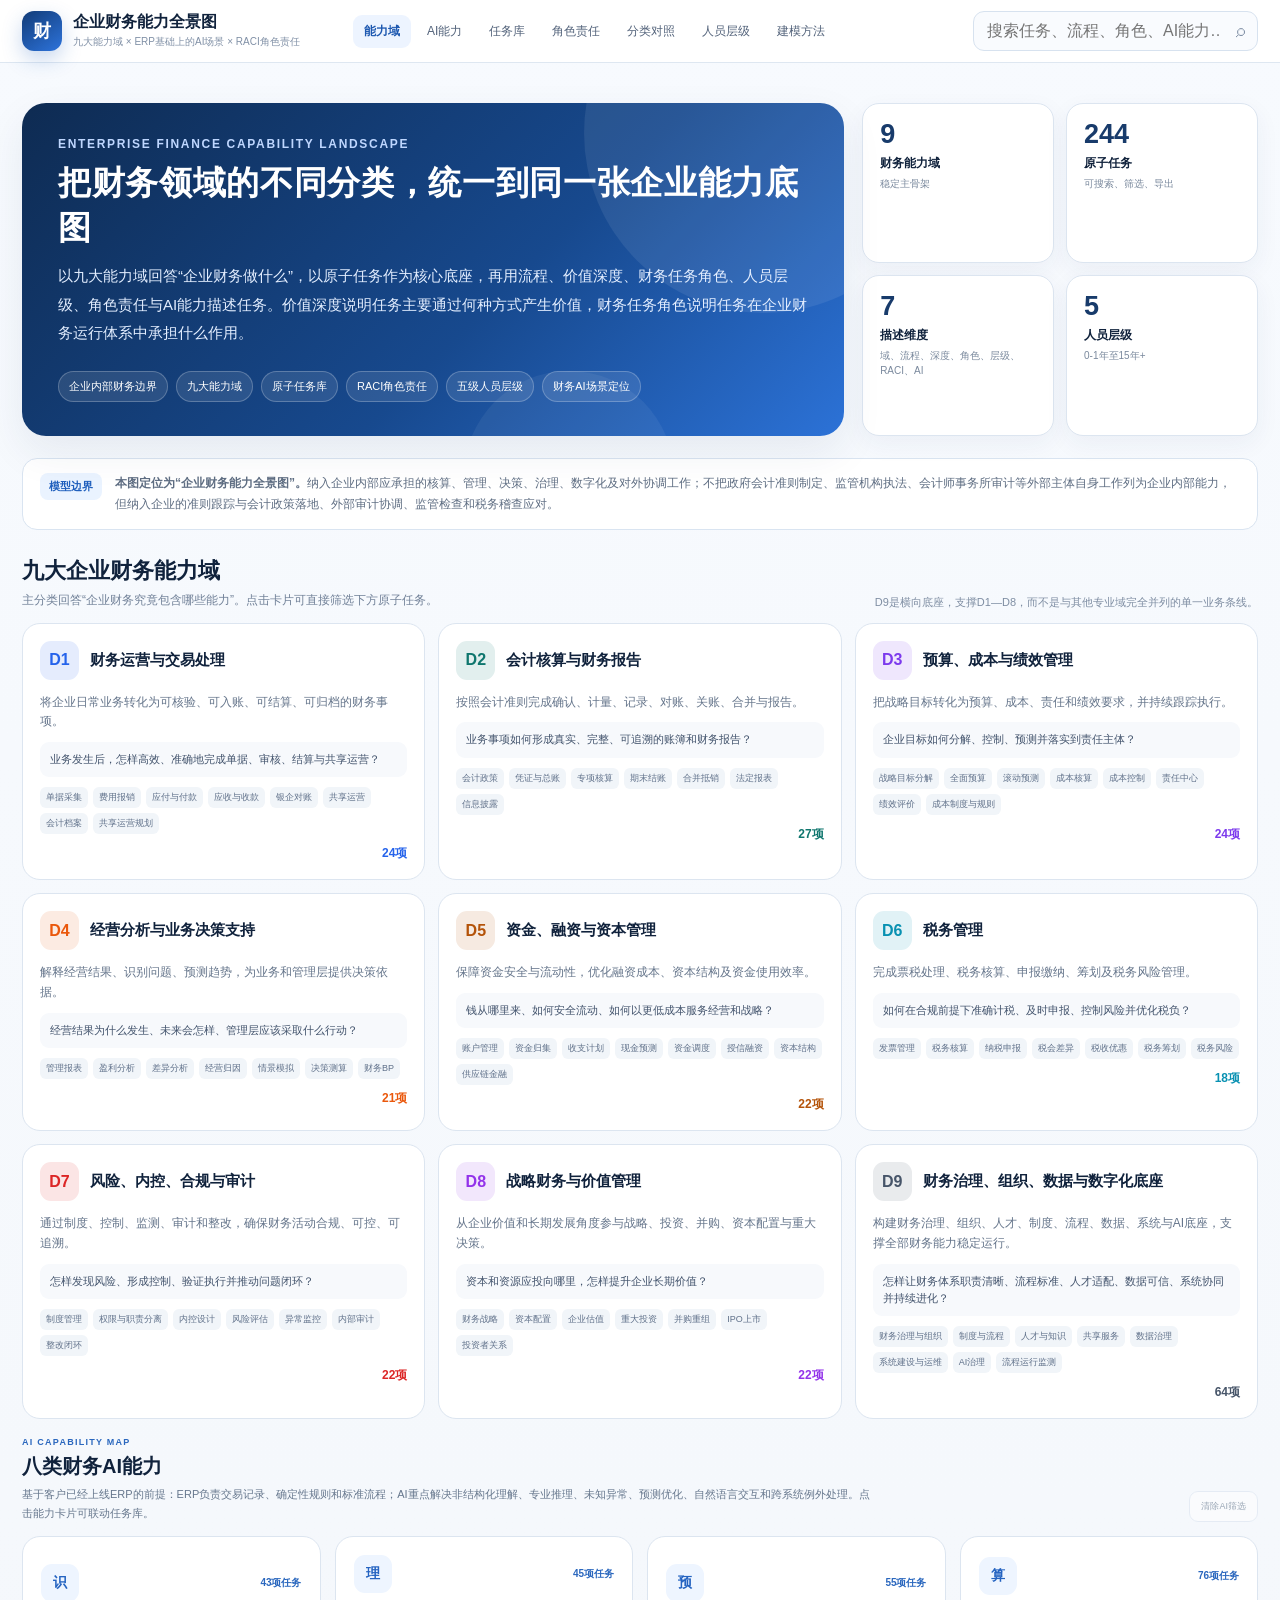
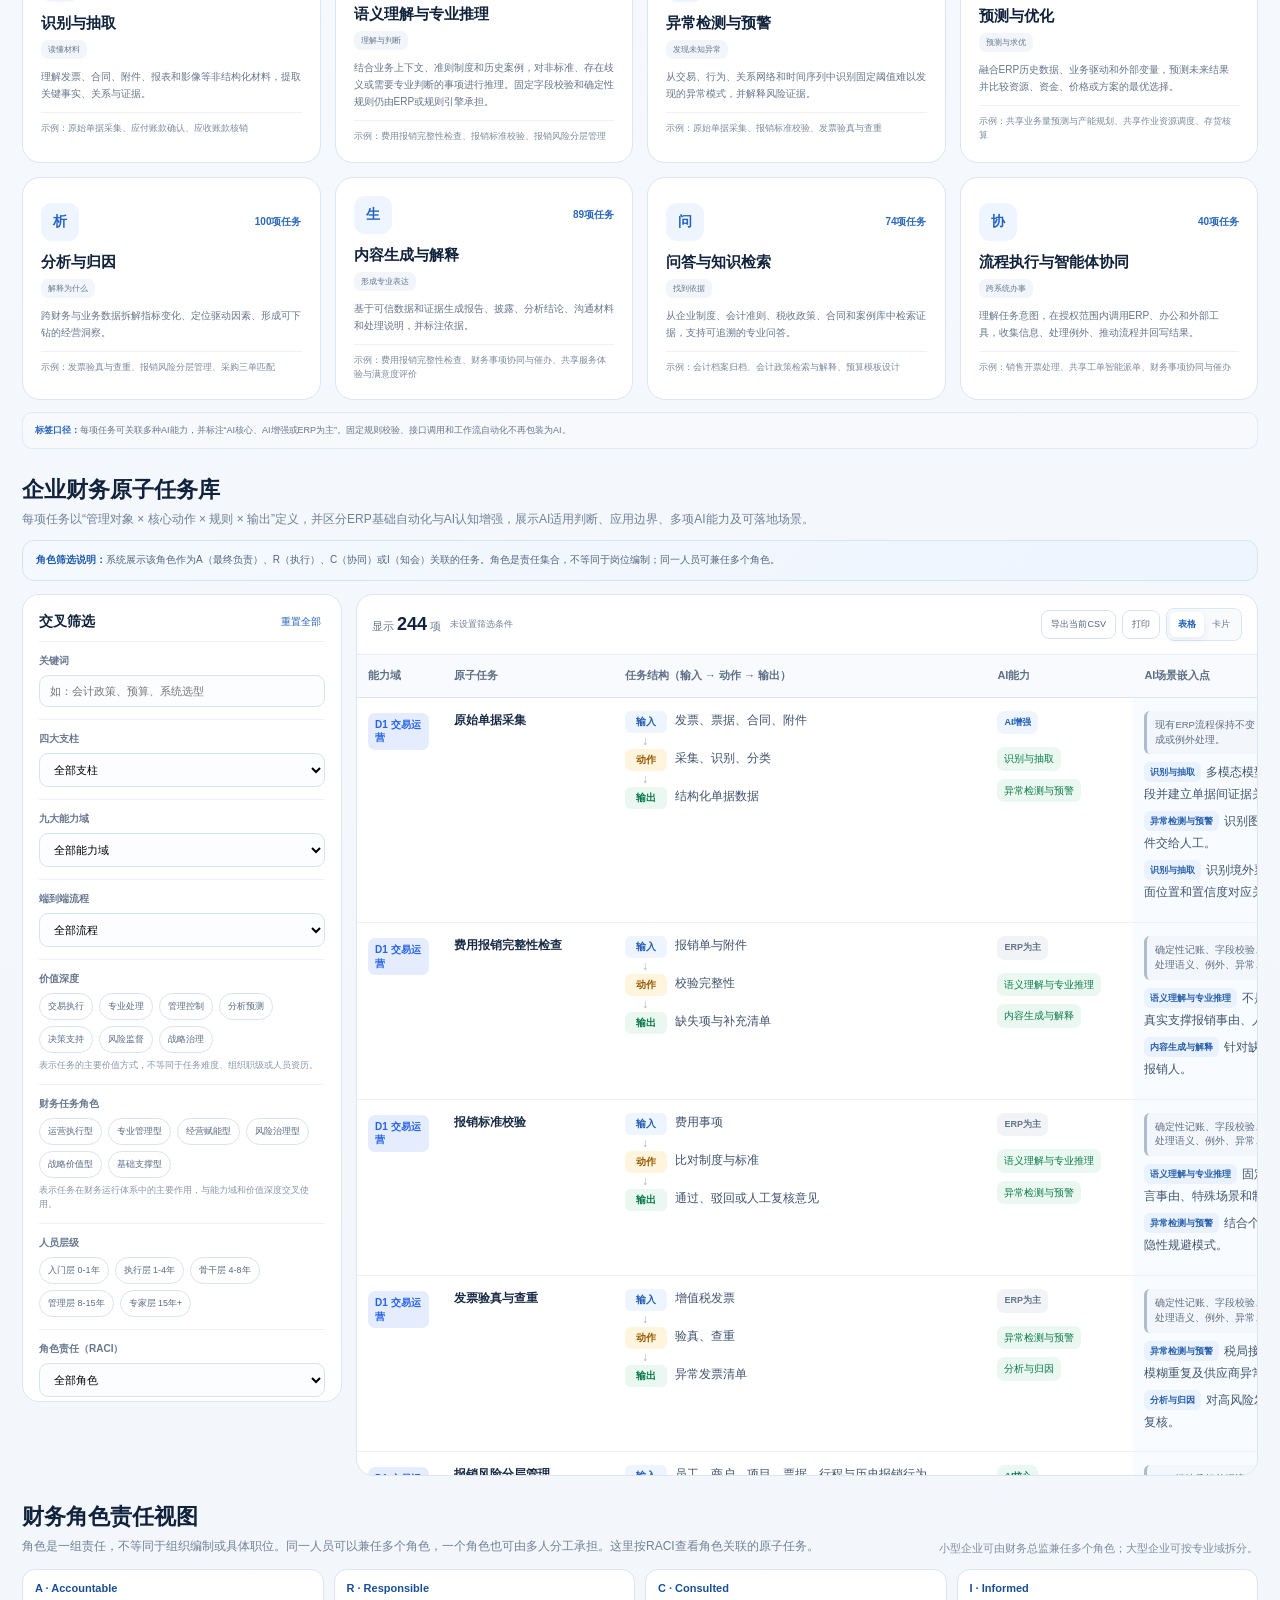
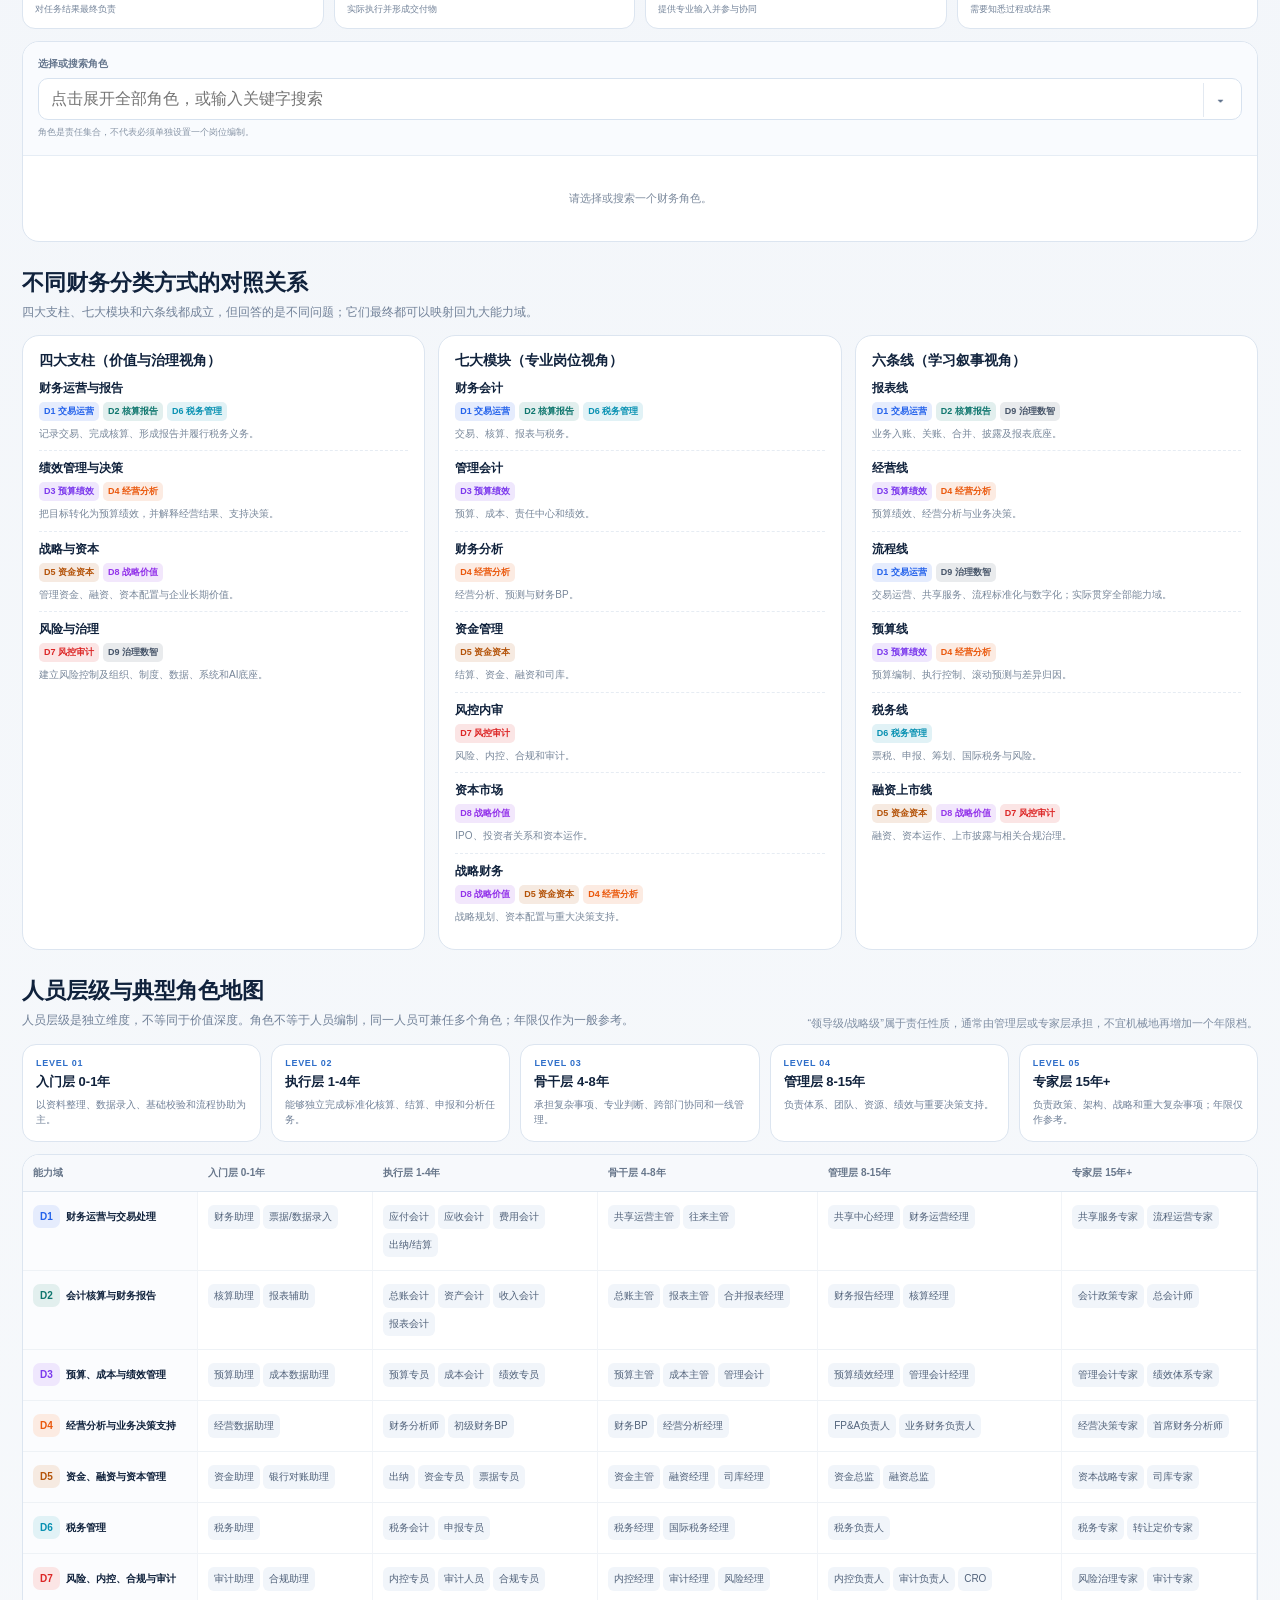
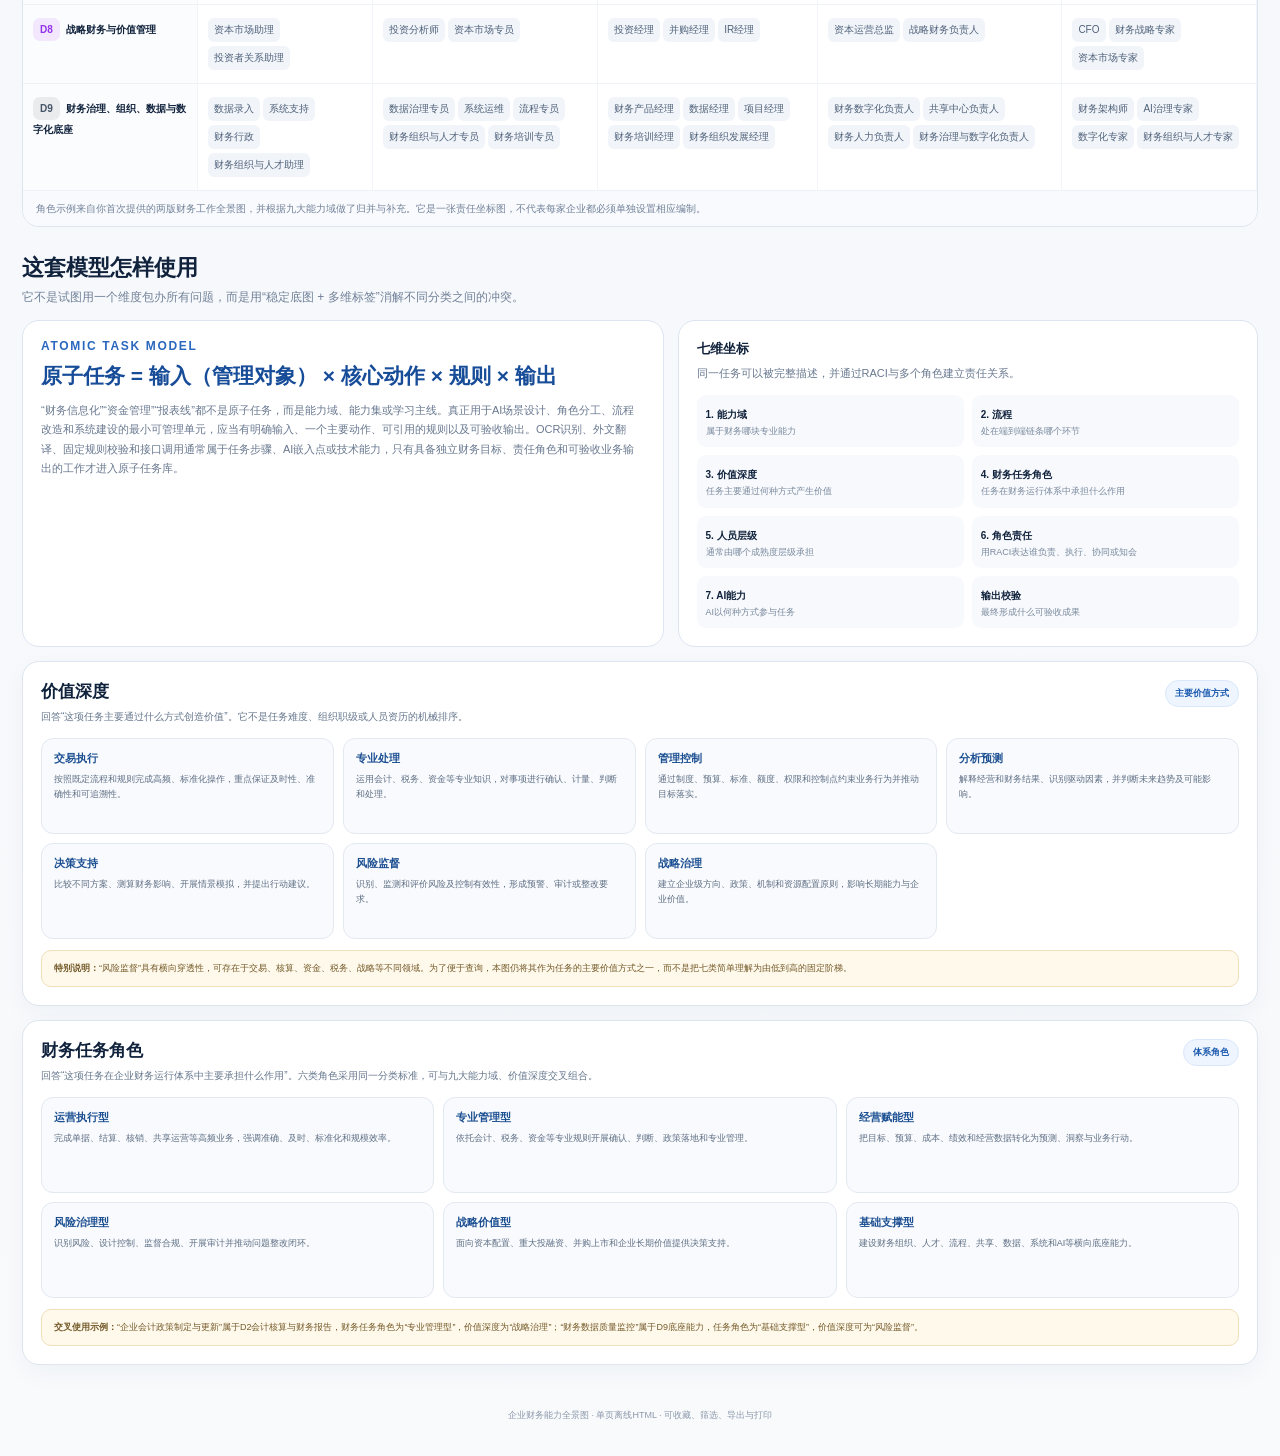
<file: 企业财务能力全景图_v1.2.html>
<!DOCTYPE html>
<html lang="zh-CN">
<head>
<meta charset="UTF-8">
<meta name="viewport" content="width=device-width,initial-scale=1.0">
<title>企业财务能力全景图｜ERP基础上的AI场景 × 价值深度 × RACI角色责任</title>
<style>
:root{
  --navy:#0E2B52;--blue:#1F5FBD;--blue2:#3478DE;--sky:#EAF3FF;
  --bg:#F4F7FB;--panel:#FFFFFF;--text:#10223C;--muted:#66768D;
  --line:#DCE5F0;--soft:#F7F9FC;--shadow:0 16px 42px rgba(24,53,91,.08);
}
*{box-sizing:border-box}
html{scroll-behavior:smooth}
body{margin:0;background:linear-gradient(180deg,#F7FAFE 0,#F3F6FA 48%,#F8FAFC 100%);color:var(--text);font-family:"Microsoft YaHei","PingFang SC","Noto Sans SC",Arial,sans-serif}
button,input,select{font:inherit}
button{cursor:pointer}
.topbar{position:sticky;top:0;z-index:80;background:rgba(255,255,255,.94);backdrop-filter:blur(14px);border-bottom:1px solid rgba(220,229,240,.92)}
.topbar-inner{max-width:1500px;margin:auto;padding:11px 22px;display:flex;align-items:center;gap:16px}
.brand{display:flex;align-items:center;gap:11px;min-width:315px}
.brand-mark{width:40px;height:40px;border-radius:12px;background:linear-gradient(145deg,#123C78,#2D73DB);display:grid;place-items:center;color:#fff;font-size:18px;font-weight:900;box-shadow:0 8px 20px rgba(31,95,189,.25)}
.brand-title{font-weight:900;font-size:16px;line-height:1.15}
.brand-sub{font-size:10px;color:#8090A6;margin-top:3px}
.nav{display:flex;gap:5px;flex-wrap:wrap}
.nav button{border:0;background:transparent;color:#52627A;padding:8px 11px;border-radius:9px;font-size:12px}
.nav button:hover,.nav button.active{background:#EDF4FF;color:#1D58B0;font-weight:800}
.global-search{margin-left:auto;position:relative;min-width:285px}
.global-search input{width:100%;border:1px solid #D7E2EF;border-radius:11px;padding:10px 38px 10px 13px;background:#F9FBFE;outline:none}
.global-search input:focus{border-color:#7DA9EF;box-shadow:0 0 0 3px rgba(52,120,222,.12)}
.global-search span{position:absolute;right:13px;top:9px;color:#8493A8;font-size:18px}
.hero{max-width:1500px;margin:auto;padding:40px 22px 22px}
.hero-grid{display:grid;grid-template-columns:1.35fr .65fr;gap:18px}
.hero-main{position:relative;overflow:hidden;border-radius:24px;padding:34px 36px;background:linear-gradient(135deg,#0E2B52 0,#17498E 58%,#2C72D7 100%);color:#fff;box-shadow:var(--shadow)}
.hero-main:before{content:"";position:absolute;width:360px;height:360px;border-radius:50%;right:-100px;top:-150px;background:rgba(255,255,255,.08)}
.hero-main:after{content:"";position:absolute;width:210px;height:210px;border-radius:50%;right:170px;bottom:-145px;background:rgba(255,255,255,.055)}
.eyebrow{font-size:12px;letter-spacing:.14em;color:#BFD7FF;font-weight:800}
h1{font-size:33px;margin:10px 0 11px;letter-spacing:.02em;position:relative}
.hero-main p{font-size:15px;line-height:1.9;color:#E3EEFF;max-width:900px;margin:0;position:relative}
.hero-pills{display:flex;gap:8px;flex-wrap:wrap;margin-top:23px;position:relative}
.hero-pills span{font-size:11px;padding:7px 10px;border:1px solid rgba(255,255,255,.23);background:rgba(255,255,255,.1);border-radius:999px}
.hero-side{display:grid;grid-template-columns:1fr 1fr;grid-template-rows:1fr 1fr;gap:12px}
.stat-card{background:#fff;border:1px solid var(--line);border-radius:17px;padding:17px;box-shadow:0 8px 24px rgba(31,63,105,.055)}
.stat-card .num{font-size:27px;font-weight:900;color:#183B6B;line-height:1}
.stat-card .lab{font-size:12px;font-weight:800;margin-top:7px}
.stat-card .desc{font-size:10px;color:#7A899D;line-height:1.5;margin-top:4px}
.boundary{max-width:1500px;margin:0 auto;padding:0 22px}
.boundary-inner{background:#fff;border:1px solid #D9E4F1;border-radius:15px;padding:14px 17px;display:flex;gap:13px;align-items:flex-start}
.boundary-badge{background:#EAF3FF;color:#1F5FBD;font-weight:900;font-size:11px;padding:6px 9px;border-radius:8px;white-space:nowrap}
.boundary-text{font-size:12px;color:#5F6E83;line-height:1.75}
.container{max-width:1500px;margin:auto;padding:0 22px 44px}
.section{margin-top:26px;scroll-margin-top:82px}
.section-head{display:flex;justify-content:space-between;align-items:flex-end;gap:18px;margin-bottom:13px}
.section-head h2{font-size:22px;margin:0}
.section-head p{font-size:12px;color:#718198;margin:5px 0 0;line-height:1.6}
.section-note{font-size:11px;color:#7E8DA2;text-align:right}
.domain-grid{display:grid;grid-template-columns:repeat(3,1fr);gap:13px}
.domain-card{background:#fff;border:1px solid var(--line);border-radius:18px;padding:17px;position:relative;overflow:hidden;min-height:220px;transition:.2s;cursor:pointer}
.domain-card:hover{transform:translateY(-3px);box-shadow:var(--shadow);border-color:#C7D5E7}
.domain-card.active{border-color:var(--c);box-shadow:0 0 0 3px color-mix(in srgb,var(--c) 16%,transparent)}
.domain-top{display:flex;align-items:center;gap:11px}
.domain-id{width:39px;height:39px;border-radius:11px;background:color-mix(in srgb,var(--c) 12%,#fff);color:var(--c);display:grid;place-items:center;font-weight:900}
.domain-name{font-size:15px;font-weight:900}
.domain-summary{font-size:12px;line-height:1.65;color:#65758B;margin:13px 0 10px}
.domain-question{font-size:11px;line-height:1.55;color:#42536C;background:#F7F9FC;border-radius:9px;padding:9px 10px}
.domain-core{display:flex;flex-wrap:wrap;gap:5px;margin-top:10px}
.domain-core span{font-size:9px;color:#60718A;background:#F1F5F9;border-radius:6px;padding:4px 6px}
.domain-foot{display:flex;justify-content:space-between;align-items:center;margin-top:11px;font-size:10px;color:#8492A4}
.domain-count{font-size:12px;color:var(--c);font-weight:900}

.ai-overview{margin-top:18px;padding:0;scroll-margin-top:82px}
.ai-overview:before{display:none}
.ai-overview-head{display:flex;justify-content:space-between;align-items:flex-end;gap:18px;margin-bottom:14px}
.ai-kicker{font-size:9px;color:#2A67BE;font-weight:900;letter-spacing:.14em}
.ai-overview-head h3{font-size:20px;color:var(--text);margin:6px 0 5px}
.ai-overview-head p{font-size:11px;line-height:1.7;color:#66778D;margin:0;max-width:850px}
.ai-clear-btn{border:1px solid #D9E2EE;background:#fff;color:#51657D;border-radius:9px;padding:8px 11px;font-size:9px;white-space:nowrap}
.ai-clear-btn:hover{background:#F3F7FC;border-color:#BFD0E5;color:#1F5FBD}
.ai-cap-grid{display:grid;grid-template-columns:repeat(4,1fr);gap:14px;margin-top:0}
.ai-cap-card{border:1px solid var(--line);background:#fff;border-radius:18px;padding:18px;text-align:left;color:var(--text);min-height:180px;transition:.22s;position:relative;overflow:hidden}
.ai-cap-card:hover{transform:translateY(-3px);box-shadow:var(--shadow);border-color:#C9D7E8}
.ai-cap-card.active{background:#fff;color:var(--text);border-color:#2F70D2;box-shadow:0 0 0 3px rgba(47,112,210,.12)}
.ai-cap-top{display:flex;align-items:center;justify-content:space-between;gap:8px}
.ai-cap-mark{width:38px;height:38px;border-radius:11px;background:#EEF5FF;color:#2463C1;display:grid;place-items:center;font-size:14px;font-weight:900}
.ai-cap-card.active .ai-cap-mark{background:#E7F0FF;color:#174F9F}
.ai-cap-count{font-size:10px;font-weight:900;color:#2A67BE}
.ai-cap-card.active .ai-cap-count{color:#174F9F}
.ai-cap-name{font-size:15px;font-weight:900;margin-top:12px}
.ai-cap-focus{display:inline-block;margin-top:7px;padding:4px 7px;border-radius:7px;background:#F2F6FB;font-size:8px;color:#66778D}
.ai-cap-card.active .ai-cap-focus{background:#EEF5FF;color:#255FAF}
.ai-cap-desc{font-size:10px;line-height:1.7;color:#66758B;margin-top:9px}
.ai-cap-card.active .ai-cap-desc{color:#5C6F88}
.ai-cap-examples{font-size:9px;line-height:1.6;color:#7B8A9D;margin-top:10px;border-top:1px solid #EEF2F6;padding-top:8px}
.ai-cap-card.active .ai-cap-examples{color:#6D7E93;border-top-color:#DFE8F3}
.ai-overview-note{margin-top:12px;padding:10px 12px;border-radius:10px;background:#F7F9FC;border:1px solid #E4EAF2;font-size:9px;line-height:1.65;color:#66778D}
.ai-overview-note b{color:#2A67BE}

.crosswalk-grid{display:grid;grid-template-columns:repeat(3,1fr);gap:13px}
.crosswalk-card{background:#fff;border:1px solid var(--line);border-radius:17px;padding:16px}
.crosswalk-card h3{font-size:14px;margin:0 0 10px}
.cross-item{padding:9px 0;border-top:1px dashed #E6ECF3}
.cross-item:first-of-type{border-top:0;padding-top:0}
.cross-name{font-size:12px;font-weight:850}
.cross-domains{display:flex;gap:4px;flex-wrap:wrap;margin:5px 0}
.mini-domain{font-size:9px;padding:3px 5px;border-radius:5px;background:color-mix(in srgb,var(--c) 12%,#fff);color:var(--c);font-weight:850}
.cross-desc{font-size:10px;color:#78879A;line-height:1.55}
.level-guide{display:grid;grid-template-columns:repeat(5,1fr);gap:10px;margin-bottom:12px}
.level-card{background:#fff;border:1px solid var(--line);border-radius:14px;padding:13px}
.level-card .level-no{font-size:9px;color:#2E6EC9;font-weight:900;letter-spacing:.08em}
.level-card h3{font-size:13px;margin:5px 0 6px}
.level-card p{font-size:10px;color:#718198;line-height:1.55;margin:0}
.matrix-wrap{background:#fff;border:1px solid var(--line);border-radius:17px;overflow:auto}
.role-matrix{border-collapse:separate;border-spacing:0;width:100%;min-width:1230px}
.role-matrix th{position:sticky;top:0;background:#F7F9FC;z-index:2;padding:11px 10px;border-bottom:1px solid #DDE6F0;font-size:10px;color:#67768A;text-align:left}
.role-matrix td{padding:11px 10px;border-bottom:1px solid #EEF2F6;border-right:1px solid #F1F4F8;vertical-align:top;font-size:10px;line-height:1.6}
.role-matrix td:first-child{font-weight:850;width:175px;background:#FBFCFE}
.role-pill{display:inline-block;margin:2px 3px 2px 0;padding:4px 6px;border-radius:6px;background:#F1F5FA;color:#51627A}
.matrix-note{padding:10px 13px;background:#F8FAFD;color:#738299;font-size:10px;line-height:1.55}
.explorer-layout{display:grid;grid-template-columns:320px 1fr;gap:14px;align-items:start}
.filter-panel{position:sticky;top:77px;background:#fff;border:1px solid var(--line);border-radius:17px;padding:16px;max-height:calc(100vh - 92px);overflow:auto}
.filter-head{display:flex;justify-content:space-between;align-items:center;margin-bottom:8px}
.filter-head b{font-size:14px}
.link-btn{border:0;background:transparent;color:#2361B9;font-size:10px;padding:4px}
.filter-group{padding:12px 0;border-top:1px solid #EDF2F7}
.filter-group:first-of-type{border-top:0}
.filter-group label{display:block;font-size:10px;font-weight:900;color:#68788F;margin-bottom:7px}
.filter-group input,.filter-group select{width:100%;border:1px solid #D9E3EF;border-radius:9px;padding:9px 10px;background:#FBFDFF;outline:none;font-size:11px}
.filter-group input:focus,.filter-group select:focus{border-color:#7DA9EF;box-shadow:0 0 0 3px rgba(52,120,222,.1)}
.chips{display:flex;gap:6px;flex-wrap:wrap}
.chip{border:1px solid #DAE3EE;background:#fff;color:#596A82;border-radius:999px;padding:6px 8px;font-size:9px}
.chip:hover,.chip.active{border-color:#6F9FEA;background:#EDF4FF;color:#1E58AD;font-weight:850}
.result-panel{background:#fff;border:1px solid var(--line);border-radius:17px;overflow:hidden}
.result-toolbar{display:flex;align-items:center;gap:9px;flex-wrap:wrap;padding:13px 15px;border-bottom:1px solid #E5ECF4}
.result-count{font-size:11px;color:#6A798D}
.result-count b{font-size:18px;color:#10223C}
.active-summary{font-size:9px;color:#728197;max-width:650px}
.toolbar-actions{margin-left:auto;display:flex;gap:6px;align-items:center}
.small-btn{border:1px solid #D9E3EE;background:#fff;color:#52647C;border-radius:8px;padding:7px 9px;font-size:9px}
.small-btn:hover{border-color:#75A2E9;color:#1E58AD;background:#F5F9FF}
.view-switch{display:flex;padding:3px;border:1px solid #DDE5EF;border-radius:8px;background:#F8FAFC}
.view-switch button{border:0;background:transparent;padding:6px 8px;border-radius:6px;color:#64758C;font-size:9px}
.view-switch button.active{background:#fff;color:#1F5FBD;font-weight:850;box-shadow:0 2px 7px rgba(31,95,189,.1)}
.table-wrap{overflow:auto;max-height:820px}
.task-table{border-collapse:separate;border-spacing:0;width:100%;min-width:1970px;table-layout:auto}
.task-table th{position:sticky;top:0;z-index:3;background:#F8FAFD;padding:13px 11px;border-bottom:1px solid #DCE5F0;text-align:left;font-size:11px;line-height:1.45;color:#5E6F86;white-space:normal;word-break:keep-all}
.task-table td{padding:13px 11px;border-bottom:1px solid #EEF2F6;font-size:11.5px;line-height:1.72;vertical-align:top;word-break:break-word}
.task-table tbody tr{cursor:pointer}
.task-table tbody tr:hover{background:#FAFCFF}
.task-name{min-width:145px;font-size:13px;font-weight:900;color:#172A46;line-height:1.55}
.task-structure-cell{min-width:330px;max-width:430px;color:#40536D}
.task-structure-step{display:grid;grid-template-columns:42px 1fr;gap:8px;align-items:start}
.task-structure-step b{display:inline-grid;place-items:center;border-radius:6px;font-size:10px;line-height:1.4;padding:4px 5px}
.task-structure-step.input b{background:#EEF5FF;color:#225FB6}
.task-structure-step.action b{background:#FFF4DE;color:#9A5A00}
.task-structure-step.output b{background:#EAF8F1;color:#08784A}
.task-structure-step span{line-height:1.65}
.task-structure-arrow{padding:2px 0 2px 17px;color:#9AABC0;font-size:12px;line-height:1}
.card-task-structure{display:flex;flex-direction:column;gap:5px}
.card-task-structure b{color:#52667F}
.detail-task-structure{display:grid;gap:7px}
.detail-task-structure>div{display:grid;grid-template-columns:46px 1fr;gap:8px;align-items:start}
.detail-task-structure b{color:#1E5BAF}
.ai-logic-cell{min-width:310px;max-width:410px;color:#40566F;line-height:1.72;background:#F8FBFF}
tbody tr:hover .ai-logic-cell{background:#F1F7FF}

.ai-fit{display:inline-flex;align-items:center;margin:0 0 7px;padding:4px 7px;border-radius:7px;font-size:9px;font-weight:900}
.ai-fit.core{background:#EAF8F1;color:#08784A}.ai-fit.enhance{background:#EEF5FF;color:#225FB6}.ai-fit.erp{background:#F1F3F6;color:#65758A}
.ai-cap-stack{display:flex;flex-direction:column;align-items:flex-start;gap:4px;min-width:125px}
.ai-boundary{margin-bottom:8px;padding:7px 8px;background:#F3F6FA;border-left:3px solid #AEBCCE;border-radius:6px;font-size:9.5px;line-height:1.55;color:#617187}
.ai-embed-list{margin:0;padding-left:0;color:#40566F;list-style:none}
.ai-embed-list li{position:relative;margin:0 0 8px;padding-left:0;line-height:1.65}
.ai-embed-list li:last-child{margin-bottom:0}
.embed-cap{display:inline-block;margin:0 5px 3px 0;padding:3px 6px;border-radius:6px;background:#EAF2FF;color:#245DA9;font-size:8.5px;font-weight:800;vertical-align:1px}
.embed-text{display:inline}
.ai-embed-list.compact li{margin-bottom:7px}

.tag{display:inline-block;padding:5px 7px;border-radius:7px;margin:2px 3px 2px 0;font-size:10px;line-height:1.35;white-space:normal;word-break:break-word;max-width:180px}
.domain-tag{background:color-mix(in srgb,var(--c) 12%,#fff);color:var(--c);font-weight:900}
.flow-tag{background:#F1F5F9;color:#52657D}
.value-tag{background:#FFF4DD;color:#9C5A00}
.nature-tag{background:#F3EEFF;color:#6D37B5}
.level-tag{background:#EEF4FF;color:#225EB4}
.role-tag{background:#F7F1FF;color:#7042A8}
.ai-tag{background:#EAF8F1;color:#0B7A4A}
.card-list{display:none;grid-template-columns:repeat(2,1fr);gap:11px;padding:13px}
.task-card{border:1px solid #E0E7F0;border-radius:14px;padding:14px;background:#fff;cursor:pointer}
.task-card:hover{border-color:#9FBBE5;box-shadow:0 8px 24px rgba(31,63,105,.06)}
.task-card h3{font-size:15px;line-height:1.5;margin:0 0 9px}
.task-card .meta{display:flex;gap:4px;flex-wrap:wrap;margin-bottom:9px}
.task-card dl{display:grid;grid-template-columns:78px 1fr;gap:8px 9px;margin:0;font-size:11.5px;line-height:1.7}
.task-card dt{color:#8190A4}
.task-card dd{margin:0;color:#40516A}
.empty{padding:46px;text-align:center;color:#7A899C;font-size:12px}
.atomic-layout{display:grid;grid-template-columns:1.05fr .95fr;gap:14px}
.atomic-box,.dimension-box{background:#fff;border:1px solid var(--line);border-radius:17px;padding:18px}
.atomic-formula{font-size:21px;font-weight:900;color:#174C98;margin:9px 0 11px}
.atomic-box p,.dimension-box p{font-size:11px;color:#68788F;line-height:1.75;margin:0}
.dimension-list{display:grid;grid-template-columns:1fr 1fr;gap:8px;margin-top:12px}
.dimension-item{background:#F7F9FC;border-radius:9px;padding:9px}
.dimension-item b{font-size:10px}
.dimension-item span{display:block;font-size:9px;color:#7A899D;margin-top:3px;line-height:1.45}
.footer{max-width:1500px;margin:auto;padding:0 22px 34px;text-align:center;color:#8A97A8;font-size:9px}
.modal{display:none;position:fixed;inset:0;background:rgba(10,26,47,.52);z-index:120;align-items:center;justify-content:center;padding:20px}
.modal.open{display:flex}
.modal-card{width:min(760px,96vw);max-height:88vh;overflow:auto;background:#fff;border-radius:20px;box-shadow:0 28px 80px rgba(6,22,45,.28)}
.modal-head{position:sticky;top:0;background:#fff;border-bottom:1px solid #E5ECF4;padding:17px 19px;display:flex;align-items:flex-start;gap:12px;z-index:2}
.modal-head h3{font-size:18px;margin:0}
.modal-close{margin-left:auto;border:0;background:#F2F5F9;width:31px;height:31px;border-radius:9px;color:#5E6E84;font-size:18px}
.modal-body{padding:18px 19px}
.detail-grid{display:grid;grid-template-columns:135px 1fr;gap:10px 13px;font-size:12px;line-height:1.65}
.detail-grid .k{color:#7B899D;padding:7px 0;border-bottom:1px dashed #E9EEF4}
.detail-grid .v{color:#33465F;padding:7px 0;border-bottom:1px dashed #E9EEF4}
.modal-formula{margin-top:16px;background:linear-gradient(135deg,#F7FAFF,#EEF5FF);border:1px solid #D8E7FA;border-radius:12px;padding:14px;font-size:12px;line-height:1.75;color:#53647C}

.role-caveat{margin:-2px 0 13px;background:linear-gradient(135deg,#F5F9FF,#EEF5FF);border:1px solid #D5E5F8;border-radius:12px;padding:11px 13px;font-size:10px;line-height:1.65;color:#53657E}
.role-caveat b{color:#1E5BAF}
.filter-help{font-size:9px;color:#8996A7;margin-top:6px;line-height:1.5}
.raci-wrap{display:flex;flex-direction:column;gap:4px;min-width:180px}
.raci-line{display:flex;gap:5px;align-items:flex-start}
.raci-code{width:21px;height:21px;flex:0 0 21px;border-radius:6px;display:grid;place-items:center;font-size:9px;font-weight:900}
.raci-code.a{background:#E9F1FF;color:#1858B5}.raci-code.r{background:#EAF8F1;color:#08784A}.raci-code.c{background:#FFF4DE;color:#9A5A00}.raci-code.i{background:#F3EEFF;color:#6C3BB0}
.raci-names{font-size:10.5px;line-height:1.6;color:#53647B;word-break:break-word}
.role-definition{display:grid;grid-template-columns:repeat(4,1fr);gap:10px;margin-bottom:12px}
.role-definition>div{background:#fff;border:1px solid var(--line);border-radius:13px;padding:12px}
.role-definition b{display:block;font-size:11px;color:#1A4F98;margin-bottom:4px}
.role-definition span{font-size:9px;color:#74849A}
.role-explorer-panel{background:#fff;border:1px solid var(--line);border-radius:17px;overflow:hidden}
.role-picker{display:flex;align-items:flex-end;gap:10px;padding:15px;border-bottom:1px solid #E6EDF5;background:#F9FBFE}
.role-picker>div{flex:1}
.role-picker label{display:block;font-size:10px;font-weight:900;color:#65768D;margin-bottom:7px}
.role-combobox{position:relative}
.role-picker input{width:100%;border:1px solid #D7E2EF;border-radius:10px;padding:11px 42px 11px 12px;background:#fff;outline:none}
.role-dropdown-btn{position:absolute;right:5px;top:5px;width:34px;height:34px;border:0;border-left:1px solid #E3E9F1;background:#fff;color:#60738D;border-radius:0 7px 7px 0;font-size:14px;cursor:pointer}
.role-dropdown-btn:hover{background:#F3F7FC;color:#1F5FBD}
.role-options-panel{display:none;position:absolute;left:0;right:0;top:calc(100% + 5px);z-index:30;max-height:310px;overflow:auto;background:#fff;border:1px solid #CFDBE9;border-radius:10px;box-shadow:0 14px 34px rgba(27,56,96,.15);padding:6px}
.role-options-panel.open{display:block}
.role-option{display:flex;justify-content:space-between;align-items:center;width:100%;border:0;background:#fff;text-align:left;padding:9px 10px;border-radius:7px;color:#40536B;font-size:10.5px;cursor:pointer}
.role-option:hover,.role-option.active{background:#EEF5FF;color:#1E5BAF}
.role-option small{color:#8A99AB;font-size:8.5px}
.role-option-empty{padding:18px;text-align:center;color:#8492A4;font-size:10px}
.role-picker input:focus{border-color:#75A3EB;box-shadow:0 0 0 3px rgba(52,120,222,.1)}
.primary-btn{border:0;background:#1F5FBD;color:#fff;border-radius:9px;padding:10px 14px;font-size:10px;font-weight:800}
.primary-btn:hover{background:#174F9F}
.role-profile{padding:17px;border-bottom:1px solid #E6EDF5}
.role-profile-head{display:flex;justify-content:space-between;gap:16px;align-items:flex-start}
.role-profile h3{font-size:20px;margin:0 0 6px}
.role-positioning{font-size:11px;line-height:1.7;color:#5B6B82;max-width:950px}
.role-levels{display:flex;gap:5px;flex-wrap:wrap}
.role-profile-grid{display:grid;grid-template-columns:1.1fr 1fr 1fr;gap:12px;margin-top:14px}
.profile-box{background:#F8FAFD;border-radius:11px;padding:12px}
.profile-box b{display:block;font-size:10px;color:#51657D;margin-bottom:7px}
.profile-box .tag{font-size:9px}
.profile-list{margin:0;padding-left:16px;font-size:10px;line-height:1.75;color:#52637A}
.role-boundary{margin-top:12px;background:#FFF8E9;border:1px solid #F0DEB7;border-radius:10px;padding:10px 12px;font-size:10px;line-height:1.65;color:#735721}
.role-stats{display:grid;grid-template-columns:repeat(4,1fr);gap:9px;padding:15px 15px 0}
.role-stat{border:1px solid #E1E8F1;border-radius:12px;padding:11px;text-align:center}
.role-stat .n{font-size:21px;font-weight:900;color:#183D70}
.role-stat .t{font-size:9px;color:#75859A;margin-top:3px}
.role-task-head{display:flex;align-items:center;justify-content:space-between;gap:10px;padding:14px 15px 9px}
.role-task-head h4{margin:0;font-size:14px}
.role-task-note{font-size:9px;color:#7B8A9D}
.role-task-table-wrap{overflow:auto;padding:0 15px 15px}
.role-task-table{width:100%;min-width:980px;border-collapse:separate;border-spacing:0;border:1px solid #E1E8F1;border-radius:12px;overflow:hidden}
.role-task-table th{background:#F7F9FC;text-align:left;padding:10px;font-size:9px;color:#67778D;border-bottom:1px solid #E1E8F1}
.role-task-table td{padding:10px;font-size:10px;line-height:1.55;border-bottom:1px solid #EEF2F6;vertical-align:top}
.role-task-table tr:last-child td{border-bottom:0}
.relation-badge{display:inline-flex;gap:3px;flex-wrap:wrap}
.relation-badge span{width:20px;height:20px;border-radius:6px;display:grid;place-items:center;font-size:8px;font-weight:900}
.relation-badge .A{background:#E9F1FF;color:#1858B5}.relation-badge .R{background:#EAF8F1;color:#08784A}.relation-badge .C{background:#FFF4DE;color:#9A5A00}.relation-badge .I{background:#F3EEFF;color:#6C3BB0}
.role-no-result{padding:35px;text-align:center;color:#7C8A9D;font-size:11px}


.tag-model{display:grid;grid-template-columns:1fr;gap:14px;margin-top:14px}
.tag-panel{background:#fff;border:1px solid var(--line);border-radius:17px;padding:18px;box-shadow:0 8px 24px rgba(31,63,105,.04)}
.tag-panel-head{display:flex;align-items:flex-start;justify-content:space-between;gap:18px;margin-bottom:13px}
.tag-panel-head h3{font-size:17px;margin:0 0 6px}
.tag-panel-head p{font-size:10px;color:#66778D;line-height:1.65;margin:0;max-width:900px}
.model-badge{font-size:9px;font-weight:800;color:#1E5BAF;background:#EEF5FF;border:1px solid #D8E7FB;border-radius:999px;padding:6px 9px;white-space:nowrap}
.tag-def-grid{display:grid;gap:9px}
.value-grid{grid-template-columns:repeat(4,1fr)}
.role-grid{grid-template-columns:repeat(3,1fr)}
.tag-def-card{background:#F8FAFD;border:1px solid #E3E9F1;border-radius:12px;padding:12px;min-height:96px}
.tag-def-card b{display:block;font-size:11px;color:#1C4F91;margin-bottom:6px}
.tag-def-card p{font-size:9px;color:#5F6F84;line-height:1.65;margin:0}
.tag-note{margin-top:11px;background:#FFF9EC;border:1px solid #F0DFB8;border-radius:10px;padding:10px 12px;font-size:9px;color:#735A28;line-height:1.65}

@media(max-width:1180px){
  .hero-grid,.atomic-layout{grid-template-columns:1fr}
  .role-profile-grid{grid-template-columns:1fr 1fr}
  .value-grid{grid-template-columns:repeat(2,1fr)}
  .role-grid{grid-template-columns:repeat(2,1fr)}
  .role-definition{grid-template-columns:repeat(2,1fr)}
  .domain-grid{grid-template-columns:repeat(2,1fr)}
  .ai-cap-grid{grid-template-columns:repeat(2,1fr)}
    .crosswalk-grid{grid-template-columns:1fr}
  .explorer-layout{grid-template-columns:1fr}
  .filter-panel{position:static;max-height:none}
  .level-guide{grid-template-columns:repeat(3,1fr)}
  .global-search{display:none}
}
@media(max-width:720px){
  .topbar-inner{padding:9px 13px;align-items:flex-start}
  .brand{min-width:auto}
  .nav{display:none}
  .hero,.container,.boundary{padding-left:13px;padding-right:13px}
  .hero{padding-top:20px}
  .hero-main{padding:23px}
  h1{font-size:24px}
  .hero-side{grid-template-columns:1fr 1fr}
  .domain-grid,.level-guide,.card-list,.role-profile-grid,.role-definition,.role-stats,.value-grid,.role-grid,.ai-cap-grid{grid-template-columns:1fr}
  .boundary-inner{flex-direction:column;gap:7px}
  .toolbar-actions{margin-left:0}
  .role-picker{align-items:stretch;flex-direction:column}
  .ai-overview-head{align-items:flex-start;flex-direction:column}
}
@media print{
  .topbar,.filter-panel,.toolbar-actions,.section-note{display:none!important}
  body{background:#fff}
  .hero,.container,.boundary{max-width:none;padding-left:8mm;padding-right:8mm}
  .hero-main{background:#173E79!important;-webkit-print-color-adjust:exact;print-color-adjust:exact}
  .domain-grid{grid-template-columns:repeat(3,1fr)}
  .explorer-layout{grid-template-columns:1fr}
  .table-wrap{max-height:none;overflow:visible}
  .task-table{min-width:0}
  .task-table th{position:static}
}
</style>
</head>
<body>
<header class="topbar">
  <div class="topbar-inner">
    <div class="brand">
      <div class="brand-mark">财</div>
      <div><div class="brand-title">企业财务能力全景图</div><div class="brand-sub">九大能力域 × ERP基础上的AI场景 × RACI角色责任</div></div>
    </div>
    <nav class="nav">
      <button class="active" data-target="overview">能力域</button>
      <button data-target="aiOverview">AI能力</button>
      <button data-target="explorer">任务库</button>
      <button data-target="roleExplorer">角色责任</button>
      <button data-target="crosswalk">分类对照</button>
      <button data-target="levels">人员层级</button>
      <button data-target="method">建模方法</button>
    </nav>
    <div class="global-search"><input id="globalSearch" placeholder="搜索任务、流程、角色、AI能力……"><span>⌕</span></div>
  </div>
</header>

<section class="hero" id="overview">
  <div class="hero-grid">
    <div class="hero-main">
      <div class="eyebrow">ENTERPRISE FINANCE CAPABILITY LANDSCAPE</div>
      <h1>把财务领域的不同分类，统一到同一张企业能力底图</h1>
      <p>以九大能力域回答“企业财务做什么”，以原子任务作为核心底座，再用流程、价值深度、财务任务角色、人员层级、角色责任与AI能力描述任务。价值深度说明任务主要通过何种方式产生价值，财务任务角色说明任务在企业财务运行体系中承担什么作用。</p>
      <div class="hero-pills"><span>企业内部财务边界</span><span>九大能力域</span><span>原子任务库</span><span>RACI角色责任</span><span>五级人员层级</span><span>财务AI场景定位</span></div>
    </div>
    <div class="hero-side">
      <div class="stat-card"><div class="num">9</div><div class="lab">财务能力域</div><div class="desc">稳定主骨架</div></div>
      <div class="stat-card"><div class="num" id="taskCountStat">0</div><div class="lab">原子任务</div><div class="desc">可搜索、筛选、导出</div></div>
      <div class="stat-card"><div class="num">7</div><div class="lab">描述维度</div><div class="desc">域、流程、深度、角色、层级、RACI、AI</div></div>
      <div class="stat-card"><div class="num">5</div><div class="lab">人员层级</div><div class="desc">0-1年至15年+</div></div>
    </div>
  </div>
</section>

<div class="boundary">
  <div class="boundary-inner">
    <div class="boundary-badge">模型边界</div>
    <div class="boundary-text"><b>本图定位为“企业财务能力全景图”。</b>纳入企业内部应承担的核算、管理、决策、治理、数字化及对外协调工作；不把政府会计准则制定、监管机构执法、会计师事务所审计等外部主体自身工作列为企业内部能力，但纳入企业的准则跟踪与会计政策落地、外部审计协调、监管检查和税务稽查应对。</div>
  </div>
</div>

<main class="container">
  <section class="section">
    <div class="section-head">
      <div><h2>九大企业财务能力域</h2><p>主分类回答“企业财务究竟包含哪些能力”。点击卡片可直接筛选下方原子任务。</p></div>
      <div class="section-note">D9是横向底座，支撑D1—D8，而不是与其他专业域完全并列的单一业务条线。</div>
    </div>
    <div class="domain-grid" id="domainGrid"></div>

    <div class="ai-overview" id="aiOverview">
      <div class="ai-overview-head">
        <div>
          <div class="ai-kicker">AI CAPABILITY MAP</div>
          <h3>八类财务AI能力</h3>
          <p>基于客户已经上线ERP的前提：ERP负责交易记录、确定性规则和标准流程；AI重点解决非结构化理解、专业推理、未知异常、预测优化、自然语言交互和跨系统例外处理。点击能力卡片可联动任务库。</p>
        </div>
        <button class="ai-clear-btn" id="clearAiOverview">清除AI筛选</button>
      </div>
      <div class="ai-cap-grid" id="aiCapabilityGrid"></div>
      <div class="ai-overview-note"><b>标签口径：</b>每项任务可关联多种AI能力，并标注“AI核心、AI增强或ERP为主”。固定规则校验、接口调用和工作流自动化不再包装为AI。</div>
    </div>
  </section>

  <section class="section" id="explorer">
    <div class="section-head"><div><h2>企业财务原子任务库</h2><p>每项任务以“管理对象 × 核心动作 × 规则 × 输出”定义，并区分ERP基础自动化与AI认知增强，展示AI适用判断、应用边界、多项AI能力及可落地场景。</p></div></div>
    <div class="role-caveat"><b>角色筛选说明：</b>系统展示该角色作为A（最终负责）、R（执行）、C（协同）或I（知会）关联的任务。角色是责任集合，不等同于岗位编制；同一人员可兼任多个角色。</div>
    <div class="explorer-layout">
      <aside class="filter-panel">
        <div class="filter-head"><b>交叉筛选</b><button class="link-btn" id="resetBtn">重置全部</button></div>
        <div class="filter-group"><label>关键词</label><input id="localSearch" placeholder="如：会计政策、预算、系统选型"></div>
        <div class="filter-group"><label>四大支柱</label><select id="pillarFilter"><option value="">全部支柱</option></select></div>
        <div class="filter-group"><label>九大能力域</label><select id="domainFilter"><option value="">全部能力域</option></select></div>
        <div class="filter-group"><label>端到端流程</label><select id="processFilter"><option value="">全部流程</option></select></div>
        <div class="filter-group"><label>价值深度</label><div class="chips" id="valueChips"></div><div class="filter-help">表示任务的主要价值方式，不等同于任务难度、组织职级或人员资历。</div></div>
        <div class="filter-group"><label>财务任务角色</label><div class="chips" id="natureChips"></div><div class="filter-help">表示任务在财务运行体系中的主要作用，与能力域和价值深度交叉使用。</div></div>
        <div class="filter-group"><label>人员层级</label><div class="chips" id="levelChips"></div></div>
        <div class="filter-group"><label>角色责任（RACI）</label><select id="roleFilter"><option value="">全部角色</option></select><div class="filter-help">角色是责任集合，可由同一人员兼任多个角色。A最终负责 · R执行 · C协同 · I知会</div></div>
        <div class="filter-group"><label>AI能力</label><div class="chips" id="aiChips"></div></div>
      </aside>

      <section class="result-panel">
        <div class="result-toolbar">
          <div class="result-count">显示 <b id="resultCount">0</b> 项</div>
          <div class="active-summary" id="activeSummary"></div>
          <div class="toolbar-actions">
            <button class="small-btn" id="exportBtn">导出当前CSV</button>
            <button class="small-btn" onclick="window.print()">打印</button>
            <div class="view-switch"><button id="tableViewBtn" class="active">表格</button><button id="cardViewBtn">卡片</button></div>
          </div>
        </div>
        <div class="table-wrap" id="tableWrap">
          <table class="task-table">
            <thead><tr>
              <th>能力域</th><th>原子任务</th><th>任务结构（输入 → 动作 → 输出）</th><th>AI能力</th><th>AI场景嵌入点</th><th>价值深度</th><th>财务任务角色</th><th>人员层级</th><th>角色责任（RACI）</th><th>流程</th>
            </tr></thead>
            <tbody id="taskTableBody"></tbody>
          </table>
        </div>
        <div class="card-list" id="cardList"></div>
        <div class="empty" id="emptyState" style="display:none">没有匹配的任务，请减少筛选条件。</div>
      </section>
    </div>
  </section>


  <section class="section" id="roleExplorer">
    <div class="section-head">
      <div><h2>财务角色责任视图</h2><p>角色是一组责任，不等同于组织编制或具体职位。同一人员可以兼任多个角色，一个角色也可由多人分工承担。这里按RACI查看角色关联的原子任务。</p></div>
      <div class="section-note">小型企业可由财务总监兼任多个角色；大型企业可按专业域拆分。</div>
    </div>
    <div class="role-definition">
      <div><b>A · Accountable</b><span>对任务结果最终负责</span></div>
      <div><b>R · Responsible</b><span>实际执行并形成交付物</span></div>
      <div><b>C · Consulted</b><span>提供专业输入并参与协同</span></div>
      <div><b>I · Informed</b><span>需要知悉过程或结果</span></div>
    </div>
    <div class="role-explorer-panel">
      <div class="role-picker">
        <div>
          <label>选择或搜索角色</label>
          <div class="role-combobox" id="roleCombobox">
            <input id="roleViewInput" autocomplete="off" placeholder="点击展开全部角色，或输入关键字搜索">
            <button type="button" class="role-dropdown-btn" id="roleDropdownBtn" aria-label="展开角色列表">▾</button>
            <div class="role-options-panel" id="roleOptionsPanel"></div>
          </div>
          <div class="filter-help">角色是责任集合，不代表必须单独设置一个岗位编制。</div>
        </div>
      </div>
      <div id="roleProfilePanel"></div>
      <div id="roleTaskPanel"></div>
    </div>
  </section>

  <section class="section" id="crosswalk">
    <div class="section-head"><div><h2>不同财务分类方式的对照关系</h2><p>四大支柱、七大模块和六条线都成立，但回答的是不同问题；它们最终都可以映射回九大能力域。</p></div></div>
    <div class="crosswalk-grid" id="crosswalkGrid"></div>
  </section>

  <section class="section" id="levels">
    <div class="section-head">
      <div><h2>人员层级与典型角色地图</h2><p>人员层级是独立维度，不等同于价值深度。角色不等于人员编制，同一人员可兼任多个角色；年限仅作为一般参考。</p></div>
      <div class="section-note">“领导级/战略级”属于责任性质，通常由管理层或专家层承担，不宜机械地再增加一个年限档。</div>
    </div>
    <div class="level-guide" id="levelGuide"></div>
    <div class="matrix-wrap">
      <table class="role-matrix"><thead><tr><th>能力域</th><th>入门层 0-1年</th><th>执行层 1-4年</th><th>骨干层 4-8年</th><th>管理层 8-15年</th><th>专家层 15年+</th></tr></thead><tbody id="roleMatrixBody"></tbody></table>
      <div class="matrix-note">角色示例来自你首次提供的两版财务工作全景图，并根据九大能力域做了归并与补充。它是一张责任坐标图，不代表每家企业都必须单独设置相应编制。</div>
    </div>
  </section>


  <section class="section" id="method">
    <div class="section-head">
      <div><h2>这套模型怎样使用</h2><p>它不是试图用一个维度包办所有问题，而是用“稳定底图 + 多维标签”消解不同分类之间的冲突。</p></div>
    </div>

    <div class="atomic-layout">
      <div class="atomic-box">
        <div class="eyebrow" style="color:#2A67BE">ATOMIC TASK MODEL</div>
        <div class="atomic-formula">原子任务 = 输入（管理对象） × 核心动作 × 规则 × 输出</div>
        <p>“财务信息化”“资金管理”“报表线”都不是原子任务，而是能力域、能力集或学习主线。真正用于AI场景设计、角色分工、流程改造和系统建设的最小可管理单元，应当有明确输入、一个主要动作、可引用的规则以及可验收输出。OCR识别、外文翻译、固定规则校验和接口调用通常属于任务步骤、AI嵌入点或技术能力，只有具备独立财务目标、责任角色和可验收业务输出的工作才进入原子任务库。</p>
      </div>

      <div class="dimension-box">
        <b style="font-size:13px">七维坐标</b>
        <p style="margin-top:6px">同一任务可以被完整描述，并通过RACI与多个角色建立责任关系。</p>
        <div class="dimension-list">
          <div class="dimension-item"><b>1. 能力域</b><span>属于财务哪块专业能力</span></div>
          <div class="dimension-item"><b>2. 流程</b><span>处在端到端链条哪个环节</span></div>
          <div class="dimension-item"><b>3. 价值深度</b><span>任务主要通过何种方式产生价值</span></div>
          <div class="dimension-item"><b>4. 财务任务角色</b><span>任务在财务运行体系中承担什么作用</span></div>
          <div class="dimension-item"><b>5. 人员层级</b><span>通常由哪个成熟度层级承担</span></div>
          <div class="dimension-item"><b>6. 角色责任</b><span>用RACI表达谁负责、执行、协同或知会</span></div>
          <div class="dimension-item"><b>7. AI能力</b><span>AI以何种方式参与任务</span></div>
          <div class="dimension-item"><b>输出校验</b><span>最终形成什么可验收成果</span></div>
        </div>
      </div>
    </div>

    <div class="tag-model">
      <div class="tag-panel">
        <div class="tag-panel-head">
          <div>
            <h3>价值深度</h3>
            <p>回答“这项任务主要通过什么方式创造价值”。它不是任务难度、组织职级或人员资历的机械排序。</p>
          </div>
          <span class="model-badge">主要价值方式</span>
        </div>
        <div class="tag-def-grid value-grid"><div class="tag-def-card">
          <b>交易执行</b>
          <p>按照既定流程和规则完成高频、标准化操作，重点保证及时性、准确性和可追溯性。</p>
        </div><div class="tag-def-card">
          <b>专业处理</b>
          <p>运用会计、税务、资金等专业知识，对事项进行确认、计量、判断和处理。</p>
        </div><div class="tag-def-card">
          <b>管理控制</b>
          <p>通过制度、预算、标准、额度、权限和控制点约束业务行为并推动目标落实。</p>
        </div><div class="tag-def-card">
          <b>分析预测</b>
          <p>解释经营和财务结果、识别驱动因素，并判断未来趋势及可能影响。</p>
        </div><div class="tag-def-card">
          <b>决策支持</b>
          <p>比较不同方案、测算财务影响、开展情景模拟，并提出行动建议。</p>
        </div><div class="tag-def-card">
          <b>风险监督</b>
          <p>识别、监测和评价风险及控制有效性，形成预警、审计或整改要求。</p>
        </div><div class="tag-def-card">
          <b>战略治理</b>
          <p>建立企业级方向、政策、机制和资源配置原则，影响长期能力与企业价值。</p>
        </div></div>
        <div class="tag-note"><b>特别说明：</b>“风险监督”具有横向穿透性，可存在于交易、核算、资金、税务、战略等不同领域。为了便于查询，本图仍将其作为任务的主要价值方式之一，而不是把七类简单理解为由低到高的固定阶梯。</div>
      </div>

      <div class="tag-panel">
        <div class="tag-panel-head">
          <div>
            <h3>财务任务角色</h3>
            <p>回答“这项任务在企业财务运行体系中主要承担什么作用”。六类角色采用同一分类标准，可与九大能力域、价值深度交叉组合。</p>
          </div>
          <span class="model-badge">体系角色</span>
        </div>
        <div class="tag-def-grid role-grid"><div class="tag-def-card">
          <b>运营执行型</b>
          <p>完成单据、结算、核销、共享运营等高频业务，强调准确、及时、标准化和规模效率。</p>
        </div><div class="tag-def-card">
          <b>专业管理型</b>
          <p>依托会计、税务、资金等专业规则开展确认、判断、政策落地和专业管理。</p>
        </div><div class="tag-def-card">
          <b>经营赋能型</b>
          <p>把目标、预算、成本、绩效和经营数据转化为预测、洞察与业务行动。</p>
        </div><div class="tag-def-card">
          <b>风险治理型</b>
          <p>识别风险、设计控制、监督合规、开展审计并推动问题整改闭环。</p>
        </div><div class="tag-def-card">
          <b>战略价值型</b>
          <p>面向资本配置、重大投融资、并购上市和企业长期价值提供决策支持。</p>
        </div><div class="tag-def-card">
          <b>基础支撑型</b>
          <p>建设财务组织、人才、流程、共享、数据、系统和AI等横向底座能力。</p>
        </div></div>
        <div class="tag-note"><b>交叉使用示例：</b>“企业会计政策制定与更新”属于D2会计核算与财务报告，财务任务角色为“专业管理型”，价值深度为“战略治理”；“财务数据质量监控”属于D9底座能力，任务角色为“基础支撑型”，价值深度可为“风险监督”。</div>
      </div>
    </div>
  </section>

</main>

<footer class="footer">企业财务能力全景图 · 单页离线HTML · 可收藏、筛选、导出与打印</footer>

<div class="modal" id="detailModal">
  <div class="modal-card">
    <div class="modal-head"><div><div id="modalDomain" class="tag"></div><h3 id="modalTitle"></h3></div><button class="modal-close" id="modalClose">×</button></div>
    <div class="modal-body"><div class="detail-grid" id="detailGrid"></div><div class="modal-formula" id="modalFormula"></div></div>
  </div>
</div>

<script>
const DATA={"domains":[{"id":"D1","name":"财务运营与交易处理","short":"交易运营","color":"#2563EB","summary":"将企业日常业务转化为可核验、可入账、可结算、可归档的财务事项。","question":"业务发生后，怎样高效、准确地完成单据、审核、结算与共享运营？","core":["单据采集","费用报销","应付与付款","应收与收款","银企对账","共享运营","会计档案","共享运营规划"],"processes":["采购到付款 P2P","销售到收款 O2C","费用到报销 E2R","收款到核销 C2C","档案归集"],"roles":["财务助理","费用会计","应付会计","应收会计","共享运营人员","共享中心经理"],"ai":["识别与抽取","规则校验与判断","异常检测与预警","流程执行与智能体协同","内容生成与解释"]},{"id":"D2","name":"会计核算与财务报告","short":"核算报告","color":"#0F766E","summary":"按照会计准则完成确认、计量、记录、对账、关账、合并与报告。","question":"业务事项如何形成真实、完整、可追溯的账簿和财务报告？","core":["会计政策","凭证与总账","专项核算","期末结账","合并抵销","法定报表","信息披露"],"processes":["记录到报告 R2R","资产取得到退出 A2R","期末关账","合并报表","信息披露"],"roles":["核算会计","总账会计","成本会计","报表会计","合并报表经理","会计专家"],"ai":["规则校验与判断","识别与抽取","异常检测与预警","内容生成与解释","问答与知识检索"]},{"id":"D3","name":"预算、成本与绩效管理","short":"预算绩效","color":"#7C3AED","summary":"把战略目标转化为预算、成本、责任和绩效要求，并持续跟踪执行。","question":"企业目标如何分解、控制、预测并落实到责任主体？","core":["战略目标分解","全面预算","滚动预测","成本核算","成本控制","责任中心","绩效评价","成本制度与规则"],"processes":["战略到预算 S2B","预算编制到执行 B2E","成本归集到分析 C2A","绩效制定到评价 P2E"],"roles":["预算专员","成本会计","经营计划人员","绩效经理","预算经理","管理会计专家"],"ai":["预测与优化","分析与归因","规则校验与判断","内容生成与解释","问答与知识检索"]},{"id":"D4","name":"经营分析与业务决策支持","short":"经营分析","color":"#EA580C","summary":"解释经营结果、识别问题、预测趋势，为业务和管理层提供决策依据。","question":"经营结果为什么发生、未来会怎样、管理层应该采取什么行动？","core":["管理报表","盈利分析","差异分析","经营归因","情景模拟","决策测算","财务BP"],"processes":["数据到洞察 D2I","经营分析到行动 A2A","项目测算到决策 P2D","业务复盘"],"roles":["财务分析师","财务BP","经营分析经理","业务财务负责人","CFO"],"ai":["分析与归因","预测与优化","问答与知识检索","内容生成与解释","流程执行与智能体协同"]},{"id":"D5","name":"资金、融资与资本管理","short":"资金资本","color":"#B45309","summary":"保障资金安全与流动性，优化融资成本、资本结构及资金使用效率。","question":"钱从哪里来、如何安全流动、如何以更低成本服务经营和战略？","core":["账户管理","资金归集","收支计划","现金预测","资金调度","授信融资","资本结构","供应链金融"],"processes":["资金计划到结算 T2S","融资需求到提款 F2D","账户开立到注销 A2C","投资到回收 I2R"],"roles":["资金专员","结算人员","融资经理","资金经理","财务司库负责人","CFO"],"ai":["预测与优化","异常检测与预警","规则校验与判断","分析与归因","流程执行与智能体协同"]},{"id":"D6","name":"税务管理","short":"税务管理","color":"#0891B2","summary":"完成票税处理、税务核算、申报缴纳、筹划及税务风险管理。","question":"如何在合规前提下准确计税、及时申报、控制风险并优化税负？","core":["发票管理","税务核算","纳税申报","税会差异","税收优惠","税务筹划","税务风险"],"processes":["发票到申报 I2F","税款计提到缴纳 T2P","税务风险到整改 R2C","税务筹划"],"roles":["税务专员","税务会计","税务经理","国际税务专家","税务负责人"],"ai":["识别与抽取","规则校验与判断","异常检测与预警","问答与知识检索","内容生成与解释"]},{"id":"D7","name":"风险、内控、合规与审计","short":"风控审计","color":"#DC2626","summary":"通过制度、控制、监测、审计和整改，确保财务活动合规、可控、可追溯。","question":"怎样发现风险、形成控制、验证执行并推动问题闭环？","core":["制度管理","权限与职责分离","内控设计","风险评估","异常监控","内部审计","整改闭环"],"processes":["风险识别到整改 R2R","审计立项到闭环 A2C","制度制定到执行 P2E","异常预警到处置"],"roles":["内控专员","合规专员","审计人员","风险经理","内控负责人","审计负责人"],"ai":["异常检测与预警","规则校验与判断","分析与归因","问答与知识检索","内容生成与解释"]},{"id":"D8","name":"战略财务与价值管理","short":"战略价值","color":"#9333EA","summary":"从企业价值和长期发展角度参与战略、投资、并购、资本配置与重大决策。","question":"资本和资源应投向哪里，怎样提升企业长期价值？","core":["财务战略","资本配置","企业估值","重大投资","并购重组","IPO上市","投资者关系"],"processes":["战略到资本配置 S2C","投资立项到后评估 I2E","并购识别到整合 M2I","上市筹备到披露"],"roles":["战略财务经理","投资经理","并购经理","资本市场经理","财务总监","CFO"],"ai":["预测与优化","分析与归因","内容生成与解释","问答与知识检索","流程执行与智能体协同"]},{"id":"D9","name":"财务治理、组织、数据与数字化底座","short":"治理数智","color":"#475569","summary":"构建财务治理、组织、人才、制度、流程、数据、系统与AI底座，支撑全部财务能力稳定运行。","question":"怎样让财务体系职责清晰、流程标准、人才适配、数据可信、系统协同并持续进化？","core":["财务治理与组织","制度与流程","人才与知识","共享服务","数据治理","系统建设与运维","AI治理","流程运行监测"],"processes":["需求到上线 D2L","数据定义到治理 D2G","流程设计到优化 P2O","模型建设到运营 M2O"],"roles":["财务数字化经理","数据治理人员","系统产品经理","共享中心负责人","财务架构师","AI产品经理"],"ai":["流程执行与智能体协同","问答与知识检索","识别与抽取","规则校验与判断","内容生成与解释"]}],"tasks":[{"domain":"D1","name":"原始单据采集","object":"发票、票据、合同、附件","action":"采集、识别、分类","process":"费用到报销 E2R","value":"交易执行","role":"财务助理","ai":"识别与抽取","output":"结构化单据数据","levels":["入门层 0-1年","执行层 1-4年"],"nature":"运营执行型","pillar":"财务运营与报告","raci":{"A":["财务运营负责人"],"R":["财务助理"],"C":["财务报告负责人","财务数字化负责人"],"I":["CFO"]},"aiLogic":"多模态模型同时理解发票、合同、行程单和附件，抽取字段并建立单据间证据关系；识别图片篡改、内容矛盾和低置信度字段，只把疑难件交给人工；识别境外票据语种并翻译关键字段，保留原文、译文、版面位置和置信度对应关系，为后续财务审核提供证据。","aiEmbedPoints":[{"capability":"识别与抽取","text":"多模态模型同时理解发票、合同、行程单和附件，抽取字段并建立单据间证据关系。"},{"capability":"异常检测与预警","text":"识别图片篡改、内容矛盾和低置信度字段，只把疑难件交给人工。"},{"capability":"识别与抽取","text":"识别境外票据语种并翻译关键字段，保留原文、译文、版面位置和置信度对应关系，为后续财务审核提供证据。"}],"aiFit":"AI增强","automationBoundary":"现有ERP流程保持不变；AI作为认知增强层嵌入材料理解、知识检索、分析生成或例外处理。","aiCapabilities":["识别与抽取","异常检测与预警"]},{"domain":"D1","name":"费用报销完整性检查","object":"报销单与附件","action":"校验完整性","process":"费用到报销 E2R","value":"专业处理","role":"费用会计","ai":"语义理解与专业推理","output":"缺失项与补充清单","levels":["执行层 1-4年","骨干层 4-8年"],"nature":"运营执行型","pillar":"财务运营与报告","raci":{"A":["财务运营负责人"],"R":["费用会计"],"C":["财务报告负责人","财务数字化负责人"],"I":["CFO"]},"aiLogic":"不是检查“是否上传附件”，而是判断附件内容能否真实支撑报销事由、人员、时间和金额；针对缺失或矛盾证据，自动生成具体补充问题并反馈报销人。","aiEmbedPoints":[{"capability":"语义理解与专业推理","text":"不是检查“是否上传附件”，而是判断附件内容能否真实支撑报销事由、人员、时间和金额。"},{"capability":"内容生成与解释","text":"针对缺失或矛盾证据，自动生成具体补充问题并反馈报销人。"}],"aiFit":"ERP为主","automationBoundary":"确定性记账、字段校验、接口处理和审批控制继续由ERP/规则引擎承担；AI只处理语义、例外、异常、预测或解释。","aiCapabilities":["语义理解与专业推理","内容生成与解释"]},{"domain":"D1","name":"报销标准校验","object":"费用事项","action":"比对制度与标准","process":"费用到报销 E2R","value":"管理控制","role":"审核人员","ai":"语义理解与专业推理","output":"通过、驳回或人工复核意见","levels":["骨干层 4-8年","管理层 8-15年"],"nature":"运营执行型","pillar":"财务运营与报告","raci":{"A":["财务运营负责人"],"R":["审核人员"],"C":["财务报告负责人","财务数字化负责人"],"I":["CFO"]},"aiLogic":"固定额度和必填项由ERP校验；AI用于理解自然语言事由、特殊场景和制度例外是否合理；结合个人、部门和历史行为识别拆单、绕标准报销等隐性规避模式。","aiEmbedPoints":[{"capability":"语义理解与专业推理","text":"固定额度和必填项由ERP校验；AI用于理解自然语言事由、特殊场景和制度例外是否合理。"},{"capability":"异常检测与预警","text":"结合个人、部门和历史行为识别拆单、绕标准报销等隐性规避模式。"}],"aiFit":"ERP为主","automationBoundary":"确定性记账、字段校验、接口处理和审批控制继续由ERP/规则引擎承担；AI只处理语义、例外、异常、预测或解释。","aiCapabilities":["语义理解与专业推理","异常检测与预警"]},{"domain":"D1","name":"发票验真与查重","object":"增值税发票","action":"验真、查重","process":"采购到付款 P2P","value":"风险监督","role":"应付会计","ai":"异常检测与预警","output":"异常发票清单","levels":["骨干层 4-8年","管理层 8-15年"],"nature":"运营执行型","pillar":"财务运营与报告","raci":{"A":["财务运营负责人"],"R":["应付会计"],"C":["财务报告负责人","财务数字化负责人"],"I":["CFO"]},"aiLogic":"税局接口和精确查重由系统完成；AI识别图像篡改、模糊重复及供应商异常开票模式；对高风险发票给出相似记录、行为特征和风险原因，便于复核。","aiEmbedPoints":[{"capability":"异常检测与预警","text":"税局接口和精确查重由系统完成；AI识别图像篡改、模糊重复及供应商异常开票模式。"},{"capability":"分析与归因","text":"对高风险发票给出相似记录、行为特征和风险原因，便于复核。"}],"aiFit":"ERP为主","automationBoundary":"确定性记账、字段校验、接口处理和审批控制继续由ERP/规则引擎承担；AI只处理语义、例外、异常、预测或解释。","aiCapabilities":["异常检测与预警","分析与归因"]},{"domain":"D1","name":"报销风险分层管理","object":"员工、商户、项目、票据、行程与历史报销行为","action":"评估、分层、制定差异化审核策略","process":"费用到报销 E2R","value":"风险监督","role":"风险经理","ai":"异常检测与预警","output":"风险等级、风险证据与差异化审核策略","levels":["骨干层 4-8年","管理层 8-15年"],"nature":"风险治理型","pillar":"风险与治理","raci":{"A":["风险内控负责人"],"R":["风险经理"],"C":["共享中心经理","财务运营负责人"],"I":["CFO"]},"aiLogic":"融合员工、商户、项目、票据、行程和历史异常，建立关联网络与正常行为基线；识别拆分报销、异常频次、关系集中度和群体偏离等固定规则难覆盖的风险模式；输出风险分层、证据和免审、抽审、重点审建议，不直接替代最终审核结论。","aiEmbedPoints":[{"capability":"分析与归因","text":"融合员工、商户、项目、票据、行程和历史异常，建立关联网络与正常行为基线。"},{"capability":"异常检测与预警","text":"识别拆分报销、异常频次、关系集中度和群体偏离等固定规则难覆盖的风险模式。"},{"capability":"语义理解与专业推理","text":"输出风险分层、证据和免审、抽审、重点审建议，不直接替代最终审核结论。"}],"aiFit":"AI核心","automationBoundary":"ERP继续承担单据流转、预算控制和确定性规则校验；AI负责跨主体行为建模、未知异常发现和风险解释，审核策略及最终结论由责任角色确认。","aiCapabilities":["分析与归因","异常检测与预警","语义理解与专业推理"]},{"domain":"D1","name":"采购三单匹配","object":"订单、收货单、发票","action":"匹配与差异识别","process":"采购到付款 P2P","value":"管理控制","role":"应付会计","ai":"语义理解与专业推理","output":"匹配结果与差异原因","levels":["骨干层 4-8年","管理层 8-15年"],"nature":"运营执行型","pillar":"财务运营与报告","raci":{"A":["财务运营负责人"],"R":["应付会计"],"C":["财务报告负责人","财务数字化负责人"],"I":["CFO"]},"aiLogic":"精确字段匹配由ERP完成；AI处理品名别称、规格描述差异和非标准收货证明的语义匹配；对数量、价格或交付差异自动归纳可能原因，并推荐责任环节。","aiEmbedPoints":[{"capability":"语义理解与专业推理","text":"精确字段匹配由ERP完成；AI处理品名别称、规格描述差异和非标准收货证明的语义匹配。"},{"capability":"分析与归因","text":"对数量、价格或交付差异自动归纳可能原因，并推荐责任环节。"}],"aiFit":"ERP为主","automationBoundary":"确定性记账、字段校验、接口处理和审批控制继续由ERP/规则引擎承担；AI只处理语义、例外、异常、预测或解释。","aiCapabilities":["语义理解与专业推理","分析与归因"]},{"domain":"D1","name":"应付账款确认","object":"供应商结算事项","action":"确认应付与到期日","process":"采购到付款 P2P","value":"专业处理","role":"应付会计","ai":"识别与抽取","output":"应付明细与付款计划","levels":["执行层 1-4年","骨干层 4-8年"],"nature":"运营执行型","pillar":"财务运营与报告","raci":{"A":["财务运营负责人"],"R":["应付会计"],"C":["财务报告负责人","财务数字化负责人"],"I":["CFO"]},"aiLogic":"从合同、发票和收货/验收资料中抽取付款条件、税额和到期日；识别退货、折让、暂估和争议款等非标准事项，给出确认依据和待核实信息。","aiEmbedPoints":[{"capability":"识别与抽取","text":"从合同、发票和收货/验收资料中抽取付款条件、税额和到期日。"},{"capability":"语义理解与专业推理","text":"识别退货、折让、暂估和争议款等非标准事项，给出确认依据和待核实信息。"}],"aiFit":"ERP为主","automationBoundary":"确定性记账、字段校验、接口处理和审批控制继续由ERP/规则引擎承担；AI只处理语义、例外、异常、预测或解释。","aiCapabilities":["识别与抽取","语义理解与专业推理"]},{"domain":"D1","name":"付款申请审核","object":"付款申请","action":"审核条件与权限","process":"采购到付款 P2P","value":"管理控制","role":"结算人员","ai":"异常检测与预警","output":"付款审批结论","levels":["骨干层 4-8年","管理层 8-15年"],"nature":"运营执行型","pillar":"财务运营与报告","raci":{"A":["财务运营负责人"],"R":["结算人员"],"C":["财务报告负责人","财务数字化负责人"],"I":["CFO"]},"aiLogic":"综合合同、供应商、账户变更、付款节奏和历史行为形成动态风险评分，而非只看固定阈值；理解合同付款条件及验收证据，判断本次付款是否具备业务实质。","aiEmbedPoints":[{"capability":"异常检测与预警","text":"综合合同、供应商、账户变更、付款节奏和历史行为形成动态风险评分，而非只看固定阈值。"},{"capability":"语义理解与专业推理","text":"理解合同付款条件及验收证据，判断本次付款是否具备业务实质。"}],"aiFit":"ERP为主","automationBoundary":"确定性记账、字段校验、接口处理和审批控制继续由ERP/规则引擎承担；AI只处理语义、例外、异常、预测或解释。","aiCapabilities":["异常检测与预警","语义理解与专业推理"]},{"domain":"D1","name":"销售开票处理","object":"销售合同与交付记录","action":"生成开票申请","process":"销售到收款 O2C","value":"交易执行","role":"应收会计","ai":"语义理解与专业推理","output":"发票与开票台账","levels":["入门层 0-1年","执行层 1-4年"],"nature":"运营执行型","pillar":"财务运营与报告","raci":{"A":["财务运营负责人"],"R":["应收会计"],"C":["财务报告负责人","财务数字化负责人"],"I":["CFO"]},"aiLogic":"理解合同里程碑、验收材料和客户特殊开票要求，识别ERP字段无法表达的开票条件；智能体收集缺失验收证据、提示责任人并在确认后发起开票流程。","aiEmbedPoints":[{"capability":"语义理解与专业推理","text":"理解合同里程碑、验收材料和客户特殊开票要求，识别ERP字段无法表达的开票条件。"},{"capability":"流程执行与智能体协同","text":"智能体收集缺失验收证据、提示责任人并在确认后发起开票流程。"}],"aiFit":"ERP为主","automationBoundary":"确定性记账、字段校验、接口处理和审批控制继续由ERP/规则引擎承担；AI只处理语义、例外、异常、预测或解释。","aiCapabilities":["语义理解与专业推理","流程执行与智能体协同"]},{"domain":"D1","name":"应收账款核销","object":"回款与应收记录","action":"匹配、核销","process":"收款到核销 C2C","value":"专业处理","role":"应收会计","ai":"识别与抽取","output":"核销结果与未达项","levels":["执行层 1-4年","骨干层 4-8年"],"nature":"运营执行型","pillar":"财务运营与报告","raci":{"A":["财务运营负责人"],"R":["应收会计"],"C":["财务报告负责人","财务数字化负责人"],"I":["CFO"]},"aiLogic":"从银行附言、邮件和客户回款说明中识别付款主体、用途和对应发票；处理一笔多票、多笔一票、扣款和短款等非标准核销，并给出匹配置信度。","aiEmbedPoints":[{"capability":"识别与抽取","text":"从银行附言、邮件和客户回款说明中识别付款主体、用途和对应发票。"},{"capability":"语义理解与专业推理","text":"处理一笔多票、多笔一票、扣款和短款等非标准核销，并给出匹配置信度。"}],"aiFit":"ERP为主","automationBoundary":"确定性记账、字段校验、接口处理和审批控制继续由ERP/规则引擎承担；AI只处理语义、例外、异常、预测或解释。","aiCapabilities":["识别与抽取","语义理解与专业推理"]},{"domain":"D1","name":"银行流水自动对账","object":"银行流水与账簿","action":"匹配、勾兑","process":"收款到核销 C2C","value":"专业处理","role":"资金助理","ai":"语义理解与专业推理","output":"对账结果与未达账项","levels":["入门层 0-1年","执行层 1-4年"],"nature":"运营执行型","pillar":"财务运营与报告","raci":{"A":["财务运营负责人"],"R":["资金助理"],"C":["财务报告负责人","财务数字化负责人"],"I":["CFO"]},"aiLogic":"精确金额和账号匹配由系统完成；AI用于模糊附言、主体别名和组合交易的智能匹配；自动解释未达项成因，并按处理可能性和风险排序。","aiEmbedPoints":[{"capability":"语义理解与专业推理","text":"精确金额和账号匹配由系统完成；AI用于模糊附言、主体别名和组合交易的智能匹配。"},{"capability":"分析与归因","text":"自动解释未达项成因，并按处理可能性和风险排序。"}],"aiFit":"ERP为主","automationBoundary":"确定性记账、字段校验、接口处理和审批控制继续由ERP/规则引擎承担；AI只处理语义、例外、异常、预测或解释。","aiCapabilities":["语义理解与专业推理","分析与归因"]},{"domain":"D1","name":"共享工单智能派单","object":"财务服务工单","action":"分类、路由、分派","process":"共享运营","value":"交易执行","role":"共享运营人员","ai":"语义理解与专业推理","output":"责任人、时限与优先级","levels":["入门层 0-1年","执行层 1-4年"],"nature":"运营执行型","pillar":"财务运营与报告","raci":{"A":["财务运营负责人"],"R":["共享运营人员"],"C":["财务报告负责人","财务数字化负责人"],"I":["CFO"]},"aiLogic":"理解员工自然语言问题、历史上下文和紧急程度，不依赖固定关键词分类；自动检索答案、调用系统查询，无法解决时携带完整上下文转交人工。","aiEmbedPoints":[{"capability":"语义理解与专业推理","text":"理解员工自然语言问题、历史上下文和紧急程度，不依赖固定关键词分类。"},{"capability":"流程执行与智能体协同","text":"自动检索答案、调用系统查询，无法解决时携带完整上下文转交人工。"}],"aiFit":"AI增强","automationBoundary":"现有ERP流程保持不变；AI作为认知增强层嵌入材料理解、知识检索、分析生成或例外处理。","aiCapabilities":["语义理解与专业推理","流程执行与智能体协同"]},{"domain":"D1","name":"财务事项协同与催办","object":"待补材料、待审批、异常事项与跨部门依赖","action":"识别阻塞、沟通、催办、跟踪","process":"共享运营","value":"交易执行","role":"共享运营人员","ai":"流程执行与智能体协同","output":"补充材料清单、协同记录与闭环状态","levels":["执行层 1-4年","骨干层 4-8年"],"nature":"运营执行型","pillar":"财务运营与报告","raci":{"A":["财务运营负责人"],"R":["共享运营人员"],"C":["业务负责人","各财务专业负责人"],"I":["共享中心负责人"]},"aiLogic":"理解退回意见、沟通记录和附件缺口，形成针对性的补充材料清单，避免模板化催办；结合事项风险、时限、责任关系和沟通历史，调用ERP、OA或消息工具推动协同；持续总结多轮沟通和阻塞原因，超时或存在争议时携带完整上下文升级人工。","aiEmbedPoints":[{"capability":"语义理解与专业推理","text":"理解退回意见、沟通记录和附件缺口，形成针对性的补充材料清单，避免模板化催办。"},{"capability":"流程执行与智能体协同","text":"结合事项风险、时限、责任关系和沟通历史，调用ERP、OA或消息工具推动协同。"},{"capability":"内容生成与解释","text":"持续总结多轮沟通和阻塞原因，超时或存在争议时携带完整上下文升级人工。"}],"aiFit":"AI增强","automationBoundary":"ERP和工作流继续负责节点状态、时限与消息发送；AI主要处理非结构化沟通、材料理解、上下文总结和例外协同。","aiCapabilities":["语义理解与专业推理","流程执行与智能体协同","内容生成与解释"]},{"domain":"D1","name":"共享业务量预测与产能规划","object":"历史业务量、业务计划、结账周期、SLA与人员产能","action":"预测、测算、规划","process":"共享运营","value":"分析预测","role":"共享运营主管","ai":"预测与优化","output":"业务量预测、能力缺口与产能配置方案","levels":["骨干层 4-8年","管理层 8-15年"],"nature":"运营执行型","pillar":"财务运营与报告","raci":{"A":["共享中心负责人"],"R":["共享运营主管"],"C":["财务人力负责人","财务数字化负责人"],"I":["CFO"]},"aiLogic":"融合ERP历史业务量、业务计划、结账周期、节假日和组织变化，形成流程、单位和时段级预测；给出预测区间，提前识别业务激增、任务积压和关键技能缺口；模拟人员、班次、外包和自动化配置对SLA、成本及服务质量的影响，形成产能方案。","aiEmbedPoints":[{"capability":"预测与优化","text":"融合ERP历史业务量、业务计划、结账周期、节假日和组织变化，形成流程、单位和时段级预测。"},{"capability":"异常检测与预警","text":"给出预测区间，提前识别业务激增、任务积压和关键技能缺口。"},{"capability":"分析与归因","text":"模拟人员、班次、外包和自动化配置对SLA、成本及服务质量的影响，形成产能方案。"}],"aiFit":"AI核心","automationBoundary":"ERP和共享平台提供业务量、处理时长、人员及SLA数据；AI承担多因素预测和配置模拟，最终编制及用工方案由管理角色确定。","aiCapabilities":["预测与优化","异常检测与预警","分析与归因"]},{"domain":"D1","name":"共享作业资源调度","object":"实时任务池、任务复杂度、技能标签、优先级与可用产能","action":"匹配、排程、动态再平衡","process":"共享运营","value":"决策支持","role":"共享运营主管","ai":"预测与优化","output":"动态排班、任务分配与积压处置方案","levels":["骨干层 4-8年","管理层 8-15年"],"nature":"运营执行型","pillar":"财务运营与报告","raci":{"A":["共享中心负责人"],"R":["共享运营主管"],"C":["财务数字化负责人","财务人力负责人"],"I":["财务运营负责人"]},"aiLogic":"理解任务复杂度、附件质量、风险程度和所需技能，预测处理时长与一次通过概率；在SLA、技能、负荷和优先级约束下动态优化分派，不再只按轮询或固定队列；实时感知积压和人员变化，自动重排任务并解释调度原因，高风险调整由主管确认。","aiEmbedPoints":[{"capability":"语义理解与专业推理","text":"理解任务复杂度、附件质量、风险程度和所需技能，预测处理时长与一次通过概率。"},{"capability":"预测与优化","text":"在SLA、技能、负荷和优先级约束下动态优化分派，不再只按轮询或固定队列。"},{"capability":"流程执行与智能体协同","text":"实时感知积压和人员变化，自动重排任务并解释调度原因，高风险调整由主管确认。"}],"aiFit":"AI核心","automationBoundary":"任务系统继续负责队列、分派与状态记录；AI负责复杂度理解、处理时长预测和多约束优化，重大调度调整保留人工确认。","aiCapabilities":["语义理解与专业推理","预测与优化","流程执行与智能体协同"]},{"domain":"D1","name":"共享服务质检","object":"业务单据与工单","action":"抽检、评分、归因","process":"共享运营","value":"管理控制","role":"共享中心经理","ai":"异常检测与预警","output":"质量评分与整改建议","levels":["骨干层 4-8年","管理层 8-15年"],"nature":"运营执行型","pillar":"财务运营与报告","raci":{"A":["共享中心经理"],"R":["共享中心经理"],"C":["财务报告负责人","财务数字化负责人"],"I":["CFO"]},"aiLogic":"基于风险和历史质量动态选择质检样本，而不是固定比例抽样；评价审核意见、附件证据与处理结论是否一致，发现“形式合规、实质不合理”。","aiEmbedPoints":[{"capability":"异常检测与预警","text":"基于风险和历史质量动态选择质检样本，而不是固定比例抽样。"},{"capability":"语义理解与专业推理","text":"评价审核意见、附件证据与处理结论是否一致，发现“形式合规、实质不合理”。"}],"aiFit":"AI增强","automationBoundary":"现有ERP流程保持不变；AI作为认知增强层嵌入材料理解、知识检索、分析生成或例外处理。","aiCapabilities":["异常检测与预警","语义理解与专业推理"]},{"domain":"D1","name":"共享服务体验与满意度评价","object":"服务评价、工单对话、退回记录与用户意见","action":"汇总、分析、评价","process":"共享运营","value":"分析预测","role":"共享运营主管","ai":"分析与归因","output":"服务体验评价、问题画像与改进清单","levels":["骨干层 4-8年","管理层 8-15年"],"nature":"运营执行型","pillar":"财务运营与报告","raci":{"A":["共享中心负责人"],"R":["共享运营主管"],"C":["财务运营负责人","财务数字化负责人"],"I":["CFO"]},"aiLogic":"对开放式评价、工单对话和退回原因进行主题聚类与情绪识别，发现不同用户群体的高频痛点；把体验问题与处理时长、退回次数和流程节点关联，定位真正影响满意度的根因；自动形成证据可追溯的改进清单，并持续比较措施实施前后的体验变化。","aiEmbedPoints":[{"capability":"语义理解与专业推理","text":"对开放式评价、工单对话和退回原因进行主题聚类与情绪识别，发现不同用户群体的高频痛点。"},{"capability":"分析与归因","text":"把体验问题与处理时长、退回次数和流程节点关联，定位真正影响满意度的根因。"},{"capability":"内容生成与解释","text":"自动形成证据可追溯的改进清单，并持续比较措施实施前后的体验变化。"}],"aiFit":"AI核心","automationBoundary":"工单、评价和共享平台提供过程及反馈数据；AI负责文本理解、跨数据关联和问题归因，服务改进措施由共享管理角色审定。","aiCapabilities":["语义理解与专业推理","分析与归因","内容生成与解释"]},{"domain":"D1","name":"会计档案归档","object":"凭证、单据、合同","action":"分类、编目、归档","process":"档案归集","value":"交易执行","role":"档案管理员","ai":"识别与抽取","output":"电子档案目录与索引","levels":["入门层 0-1年","执行层 1-4年"],"nature":"运营执行型","pillar":"财务运营与报告","raci":{"A":["财务运营负责人"],"R":["档案管理员"],"C":["财务报告负责人","财务数字化负责人"],"I":["CFO"]},"aiLogic":"从凭证、单据、合同中抽取关键事实、关系、时间和证据，并保留原文定位；把企业制度、专业规则和历史案例与“会计档案归档”关联，提供带出处的处理依据。","aiEmbedPoints":[{"capability":"识别与抽取","text":"从凭证、单据、合同中抽取关键事实、关系、时间和证据，并保留原文定位。"},{"capability":"问答与知识检索","text":"把企业制度、专业规则和历史案例与“会计档案归档”关联，提供带出处的处理依据。"}],"aiFit":"AI增强","automationBoundary":"现有ERP流程保持不变；AI作为认知增强层嵌入材料理解、知识检索、分析生成或例外处理。","aiCapabilities":["识别与抽取","问答与知识检索"]},{"domain":"D2","name":"会计政策检索与解释","object":"会计准则与企业政策","action":"检索、解释、比对","process":"记录到报告 R2R","value":"专业处理","role":"会计专家","ai":"问答与知识检索","output":"会计处理建议","levels":["骨干层 4-8年","管理层 8-15年","专家层 15年+"],"nature":"专业管理型","pillar":"财务运营与报告","raci":{"A":["财务报告负责人"],"R":["会计专家"],"C":["会计政策专家","财务数字化负责人"],"I":["CFO"]},"aiLogic":"基于企业会计政策、准则原文和历史案例进行带出处检索；结合具体交易事实形成可供会计人员复核的处理路径，而不是只返回条文。","aiEmbedPoints":[{"capability":"问答与知识检索","text":"基于企业会计政策、准则原文和历史案例进行带出处检索。"},{"capability":"语义理解与专业推理","text":"结合具体交易事实形成可供会计人员复核的处理路径，而不是只返回条文。"}],"aiFit":"AI增强","automationBoundary":"现有ERP流程保持不变；AI作为认知增强层嵌入材料理解、知识检索、分析生成或例外处理。","aiCapabilities":["问答与知识检索","语义理解与专业推理"]},{"domain":"D2","name":"凭证自动生成","object":"业务单据","action":"识别科目与生成分录","process":"记录到报告 R2R","value":"专业处理","role":"核算会计","ai":"识别与抽取","output":"会计凭证草稿","levels":["执行层 1-4年","骨干层 4-8年"],"nature":"专业管理型","pillar":"财务运营与报告","raci":{"A":["财务报告负责人"],"R":["核算会计"],"C":["会计政策专家","财务数字化负责人"],"I":["CFO"]},"aiLogic":"标准业务由ERP自动制证；AI从合同、说明和附件中识别非标准交易事实；对新型或复杂事项建议科目、摘要和辅助核算，并展示判断依据与置信度。","aiEmbedPoints":[{"capability":"识别与抽取","text":"标准业务由ERP自动制证；AI从合同、说明和附件中识别非标准交易事实。"},{"capability":"语义理解与专业推理","text":"对新型或复杂事项建议科目、摘要和辅助核算，并展示判断依据与置信度。"}],"aiFit":"ERP为主","automationBoundary":"确定性记账、字段校验、接口处理和审批控制继续由ERP/规则引擎承担；AI只处理语义、例外、异常、预测或解释。","aiCapabilities":["识别与抽取","语义理解与专业推理"]},{"domain":"D2","name":"凭证合规校验","object":"会计凭证","action":"校验借贷、科目与附件","process":"记录到报告 R2R","value":"风险监督","role":"总账会计","ai":"异常检测与预警","output":"异常凭证清单","levels":["骨干层 4-8年","管理层 8-15年"],"nature":"专业管理型","pillar":"财务运营与报告","raci":{"A":["财务报告负责人"],"R":["总账会计"],"C":["会计政策专家","财务数字化负责人"],"I":["CFO"]},"aiLogic":"固定借贷平衡和科目限制由ERP完成；AI识别异常组合、期末突击和历史少见分录；结合凭证摘要和附件判断经济实质与会计处理是否一致。","aiEmbedPoints":[{"capability":"异常检测与预警","text":"固定借贷平衡和科目限制由ERP完成；AI识别异常组合、期末突击和历史少见分录。"},{"capability":"语义理解与专业推理","text":"结合凭证摘要和附件判断经济实质与会计处理是否一致。"}],"aiFit":"ERP为主","automationBoundary":"确定性记账、字段校验、接口处理和审批控制继续由ERP/规则引擎承担；AI只处理语义、例外、异常、预测或解释。","aiCapabilities":["异常检测与预警","语义理解与专业推理"]},{"domain":"D2","name":"固定资产核算","object":"资产卡片","action":"确认、折旧、减值、处置","process":"资产取得到退出 A2R","value":"专业处理","role":"资产会计","ai":"识别与抽取","output":"资产账簿与折旧凭证","levels":["执行层 1-4年","骨干层 4-8年"],"nature":"专业管理型","pillar":"财务运营与报告","raci":{"A":["财务报告负责人"],"R":["资产会计"],"C":["会计政策专家","财务数字化负责人"],"I":["CFO"]},"aiLogic":"从采购、验收、图片和技术资料中识别资产类别、组成部件和使用地点；结合维修、利用率和业务变化识别闲置、错分及减值迹象；折旧计算仍由ERP完成。","aiEmbedPoints":[{"capability":"识别与抽取","text":"从采购、验收、图片和技术资料中识别资产类别、组成部件和使用地点。"},{"capability":"异常检测与预警","text":"结合维修、利用率和业务变化识别闲置、错分及减值迹象；折旧计算仍由ERP完成。"}],"aiFit":"ERP为主","automationBoundary":"确定性记账、字段校验、接口处理和审批控制继续由ERP/规则引擎承担；AI只处理语义、例外、异常、预测或解释。","aiCapabilities":["识别与抽取","异常检测与预警"]},{"domain":"D2","name":"存货核算","object":"存货出入库与成本","action":"计价、结转、跌价测试","process":"记录到报告 R2R","value":"专业处理","role":"成本会计","ai":"异常检测与预警","output":"存货成本与跌价准备","levels":["执行层 1-4年","骨干层 4-8年"],"nature":"专业管理型","pillar":"财务运营与报告","raci":{"A":["财务报告负责人"],"R":["成本会计"],"C":["会计政策专家","财务数字化负责人"],"I":["CFO"]},"aiLogic":"结合库龄、周转、销售预测和价格变化识别呆滞、跌价及异常成本；预测可变现净值和去化周期，为跌价准备和处置优先级提供建议。","aiEmbedPoints":[{"capability":"异常检测与预警","text":"结合库龄、周转、销售预测和价格变化识别呆滞、跌价及异常成本。"},{"capability":"预测与优化","text":"预测可变现净值和去化周期，为跌价准备和处置优先级提供建议。"}],"aiFit":"ERP为主","automationBoundary":"确定性记账、字段校验、接口处理和审批控制继续由ERP/规则引擎承担；AI只处理语义、例外、异常、预测或解释。","aiCapabilities":["异常检测与预警","预测与优化"]},{"domain":"D2","name":"收入确认判断","object":"合同与履约证据","action":"识别履约义务并确认收入","process":"记录到报告 R2R","value":"专业处理","role":"收入会计","ai":"识别与抽取","output":"收入确认方案","levels":["执行层 1-4年","骨干层 4-8年"],"nature":"专业管理型","pillar":"财务运营与报告","raci":{"A":["财务报告负责人"],"R":["收入会计"],"C":["会计政策专家","财务数字化负责人"],"I":["CFO"]},"aiLogic":"从合同、订单、验收和变更文件中抽取履约义务、可变对价和控制权转移证据；对复杂合同给出收入确认判断链、关键不确定性和需人工确认事项。","aiEmbedPoints":[{"capability":"识别与抽取","text":"从合同、订单、验收和变更文件中抽取履约义务、可变对价和控制权转移证据。"},{"capability":"语义理解与专业推理","text":"对复杂合同给出收入确认判断链、关键不确定性和需人工确认事项。"}],"aiFit":"AI增强","automationBoundary":"现有ERP流程保持不变；AI作为认知增强层嵌入材料理解、知识检索、分析生成或例外处理。","aiCapabilities":["识别与抽取","语义理解与专业推理"]},{"domain":"D2","name":"期末计提与摊销","object":"费用、收入与资产事项","action":"计算、计提、摊销","process":"期末关账","value":"交易执行","role":"总账会计","ai":"预测与优化","output":"期末调整凭证","levels":["入门层 0-1年","执行层 1-4年"],"nature":"专业管理型","pillar":"财务运营与报告","raci":{"A":["财务报告负责人"],"R":["总账会计"],"C":["会计政策专家","财务数字化负责人"],"I":["CFO"]},"aiLogic":"根据合同服务期、实际消耗、历史季节性和未开票事项估计应计金额；对建议计提与历史、预算和业务进度的差异给出可追溯解释。","aiEmbedPoints":[{"capability":"预测与优化","text":"根据合同服务期、实际消耗、历史季节性和未开票事项估计应计金额。"},{"capability":"分析与归因","text":"对建议计提与历史、预算和业务进度的差异给出可追溯解释。"}],"aiFit":"ERP为主","automationBoundary":"确定性记账、字段校验、接口处理和审批控制继续由ERP/规则引擎承担；AI只处理语义、例外、异常、预测或解释。","aiCapabilities":["预测与优化","分析与归因"]},{"domain":"D2","name":"往来对账","object":"客户、供应商往来","action":"核对、确认差异","process":"期末关账","value":"专业处理","role":"往来会计","ai":"识别与抽取","output":"对账单与差异清单","levels":["执行层 1-4年","骨干层 4-8年"],"nature":"专业管理型","pillar":"财务运营与报告","raci":{"A":["财务报告负责人"],"R":["往来会计"],"C":["会计政策专家","财务数字化负责人"],"I":["CFO"]},"aiLogic":"理解对账单、邮件和备注中的主体别名、扣款原因及争议说明；对多笔组合、跨期和非等额差异进行智能匹配，输出置信度和未达原因。","aiEmbedPoints":[{"capability":"识别与抽取","text":"理解对账单、邮件和备注中的主体别名、扣款原因及争议说明。"},{"capability":"语义理解与专业推理","text":"对多笔组合、跨期和非等额差异进行智能匹配，输出置信度和未达原因。"}],"aiFit":"ERP为主","automationBoundary":"确定性记账、字段校验、接口处理和审批控制继续由ERP/规则引擎承担；AI只处理语义、例外、异常、预测或解释。","aiCapabilities":["识别与抽取","语义理解与专业推理"]},{"domain":"D2","name":"关账进度监控","object":"关账任务","action":"跟踪、预警、催办","process":"期末关账","value":"管理控制","role":"总账经理","ai":"分析与归因","output":"关账看板与逾期预警","levels":["骨干层 4-8年","管理层 8-15年"],"nature":"专业管理型","pillar":"财务运营与报告","raci":{"A":["总账经理"],"R":["总账经理"],"C":["会计政策专家","财务数字化负责人"],"I":["CFO"]},"aiLogic":"跨业务与财务维度下钻，识别影响“关账进度监控”结果的主要驱动和可行动原因；基于可信数据生成关账看板与逾期预警草稿，标注来源、假设和待确认事项。","aiEmbedPoints":[{"capability":"分析与归因","text":"跨业务与财务维度下钻，识别影响“关账进度监控”结果的主要驱动和可行动原因。"},{"capability":"内容生成与解释","text":"基于可信数据生成关账看板与逾期预警草稿，标注来源、假设和待确认事项。"}],"aiFit":"ERP为主","automationBoundary":"确定性记账、字段校验、接口处理和审批控制继续由ERP/规则引擎承担；AI只处理语义、例外、异常、预测或解释。","aiCapabilities":["分析与归因","内容生成与解释"]},{"domain":"D2","name":"关联交易抵销","object":"集团内部交易","action":"识别、匹配、抵销","process":"合并报表","value":"专业处理","role":"合并报表会计","ai":"分析与归因","output":"抵销分录","levels":["执行层 1-4年","骨干层 4-8年"],"nature":"专业管理型","pillar":"财务运营与报告","raci":{"A":["财务报告负责人"],"R":["合并报表会计"],"C":["会计政策专家","财务数字化负责人"],"I":["CFO"]},"aiLogic":"利用集团实体关系和交易图谱识别跨公司、跨币种及链式内部交易；对口径、期间和商品描述差异进行语义匹配，建议抵销关系并解释差异。","aiEmbedPoints":[{"capability":"分析与归因","text":"利用集团实体关系和交易图谱识别跨公司、跨币种及链式内部交易。"},{"capability":"语义理解与专业推理","text":"对口径、期间和商品描述差异进行语义匹配，建议抵销关系并解释差异。"}],"aiFit":"ERP为主","automationBoundary":"确定性记账、字段校验、接口处理和审批控制继续由ERP/规则引擎承担；AI只处理语义、例外、异常、预测或解释。","aiCapabilities":["分析与归因","语义理解与专业推理"]},{"domain":"D2","name":"合并报表编制","object":"成员单位报表","action":"汇总、折算、合并","process":"合并报表","value":"专业处理","role":"合并报表经理","ai":"语义理解与专业推理","output":"集团合并报表","levels":["执行层 1-4年","骨干层 4-8年"],"nature":"专业管理型","pillar":"财务运营与报告","raci":{"A":["合并报表经理"],"R":["合并报表经理"],"C":["会计政策专家","财务数字化负责人"],"I":["CFO"]},"aiLogic":"识别成员单位非标准科目、报表口径和特殊事项，辅助映射及合并调整；发现内部交易不平、异常波动和合并调整偏差，定位到单位和底层事项。","aiEmbedPoints":[{"capability":"语义理解与专业推理","text":"识别成员单位非标准科目、报表口径和特殊事项，辅助映射及合并调整。"},{"capability":"异常检测与预警","text":"发现内部交易不平、异常波动和合并调整偏差，定位到单位和底层事项。"}],"aiFit":"ERP为主","automationBoundary":"确定性记账、字段校验、接口处理和审批控制继续由ERP/规则引擎承担；AI只处理语义、例外、异常、预测或解释。","aiCapabilities":["语义理解与专业推理","异常检测与预警"]},{"domain":"D2","name":"财务报表分析性复核","object":"报表及变动数据","action":"比较、识别异常","process":"信息披露","value":"风险监督","role":"报表经理","ai":"异常检测与预警","output":"报表波动解释","levels":["骨干层 4-8年","管理层 8-15年"],"nature":"专业管理型","pillar":"财务运营与报告","raci":{"A":["报表经理"],"R":["报表经理"],"C":["会计政策专家","财务数字化负责人"],"I":["CFO"]},"aiLogic":"基于季节性、业务驱动和同类主体识别传统同比环比难以发现的异常；自动下钻至科目、组织和业务单据，生成可验证的波动解释。","aiEmbedPoints":[{"capability":"异常检测与预警","text":"基于季节性、业务驱动和同类主体识别传统同比环比难以发现的异常。"},{"capability":"分析与归因","text":"自动下钻至科目、组织和业务单据，生成可验证的波动解释。"}],"aiFit":"AI核心","automationBoundary":"ERP提供可信业务数据和交易底座；AI承担跨数据理解、预测、异常发现或复杂分析，关键结论由责任角色确认。","aiCapabilities":["异常检测与预警","分析与归因"]},{"domain":"D2","name":"披露文本生成","object":"财务数据与披露要求","action":"生成、校核、解释","process":"信息披露","value":"专业处理","role":"披露人员","ai":"内容生成与解释","output":"披露草稿与校核清单","levels":["执行层 1-4年","骨干层 4-8年"],"nature":"专业管理型","pillar":"财务运营与报告","raci":{"A":["财务报告负责人"],"R":["披露人员"],"C":["会计政策专家","财务数字化负责人"],"I":["CFO"]},"aiLogic":"从已审定报表和底稿生成披露草稿，并保持数字、口径和前后文一致；对数字引用、交叉勾稽、敏感表述和遗漏披露进行一致性检查。","aiEmbedPoints":[{"capability":"内容生成与解释","text":"从已审定报表和底稿生成披露草稿，并保持数字、口径和前后文一致。"},{"capability":"异常检测与预警","text":"对数字引用、交叉勾稽、敏感表述和遗漏披露进行一致性检查。"}],"aiFit":"AI核心","automationBoundary":"ERP提供可信业务数据和交易底座；AI承担跨数据理解、预测、异常发现或复杂分析，关键结论由责任角色确认。","aiCapabilities":["内容生成与解释","异常检测与预警"]},{"domain":"D3","name":"战略目标分解","object":"战略目标","action":"分解为经营与财务目标","process":"战略到预算 S2B","value":"战略治理","role":"预算经理","ai":"语义理解与专业推理","output":"目标树与责任矩阵","levels":["管理层 8-15年","专家层 15年+"],"nature":"经营赋能型","pillar":"绩效管理与决策","raci":{"A":["预算经理"],"R":["预算经理"],"C":["财务BP","各业务部门负责人"],"I":["CFO"]},"aiLogic":"把战略文本转化为可衡量的收入、利润、现金、资本和能力驱动；检验目标之间的财务一致性，模拟不同增长与资源配置路径的可达性。","aiEmbedPoints":[{"capability":"语义理解与专业推理","text":"把战略文本转化为可衡量的收入、利润、现金、资本和能力驱动。"},{"capability":"预测与优化","text":"检验目标之间的财务一致性，模拟不同增长与资源配置路径的可达性。"}],"aiFit":"AI增强","automationBoundary":"现有ERP流程保持不变；AI作为认知增强层嵌入材料理解、知识检索、分析生成或例外处理。","aiCapabilities":["语义理解与专业推理","预测与优化"]},{"domain":"D3","name":"预算模板设计","object":"业务模型与预算口径","action":"设计维度、规则与模板","process":"预算编制到执行 B2E","value":"管理控制","role":"预算专员","ai":"预测与优化","output":"预算模板与编制说明","levels":["骨干层 4-8年","管理层 8-15年"],"nature":"经营赋能型","pillar":"绩效管理与决策","raci":{"A":["预算绩效负责人"],"R":["预算专员"],"C":["财务BP","各业务部门负责人"],"I":["CFO"]},"aiLogic":"在ERP历史数据基础上融合业务驱动和情景假设，支持“预算模板设计”的动态预测与方案比较；综合企业现状、行业实践和内部规则，为“预算模板设计”形成可追溯的方案依据；生成方案草稿、差距清单和实施建议，由责任角色结合组织实际审定。","aiEmbedPoints":[{"capability":"预测与优化","text":"在ERP历史数据基础上融合业务驱动和情景假设，支持“预算模板设计”的动态预测与方案比较。"},{"capability":"问答与知识检索","text":"综合企业现状、行业实践和内部规则，为“预算模板设计”形成可追溯的方案依据。"},{"capability":"内容生成与解释","text":"生成方案草稿、差距清单和实施建议，由责任角色结合组织实际审定。"}],"aiFit":"AI增强","automationBoundary":"现有ERP流程保持不变；AI作为认知增强层嵌入材料理解、知识检索、分析生成或例外处理。","aiCapabilities":["预测与优化","问答与知识检索","内容生成与解释"]},{"domain":"D3","name":"预算编制辅助","object":"历史数据与业务计划","action":"测算、填报、校验","process":"预算编制到执行 B2E","value":"专业处理","role":"预算专员","ai":"预测与优化","output":"预算建议值","levels":["执行层 1-4年","骨干层 4-8年"],"nature":"经营赋能型","pillar":"绩效管理与决策","raci":{"A":["预算绩效负责人"],"R":["预算专员"],"C":["财务BP","各业务部门负责人"],"I":["CFO"]},"aiLogic":"根据业务驱动和历史规律生成预算建议区间，而不是简单复制上年数；智能体向责任部门追问关键假设、汇总解释并提示逻辑冲突。","aiEmbedPoints":[{"capability":"预测与优化","text":"根据业务驱动和历史规律生成预算建议区间，而不是简单复制上年数。"},{"capability":"流程执行与智能体协同","text":"智能体向责任部门追问关键假设、汇总解释并提示逻辑冲突。"}],"aiFit":"AI增强","automationBoundary":"现有ERP流程保持不变；AI作为认知增强层嵌入材料理解、知识检索、分析生成或例外处理。","aiCapabilities":["预测与优化","流程执行与智能体协同"]},{"domain":"D3","name":"预算汇总与平衡","object":"部门预算","action":"汇总、冲突识别、平衡","process":"预算编制到执行 B2E","value":"决策支持","role":"预算经理","ai":"预测与优化","output":"预算平衡方案","levels":["管理层 8-15年","专家层 15年+"],"nature":"经营赋能型","pillar":"绩效管理与决策","raci":{"A":["预算经理"],"R":["预算经理"],"C":["财务BP","各业务部门负责人"],"I":["CFO"]},"aiLogic":"在ERP历史数据基础上融合业务驱动和情景假设，支持“预算汇总与平衡”的动态预测与方案比较；基于可信数据生成预算平衡方案草稿，标注来源、假设和待确认事项。","aiEmbedPoints":[{"capability":"预测与优化","text":"在ERP历史数据基础上融合业务驱动和情景假设，支持“预算汇总与平衡”的动态预测与方案比较。"},{"capability":"内容生成与解释","text":"基于可信数据生成预算平衡方案草稿，标注来源、假设和待确认事项。"}],"aiFit":"AI增强","automationBoundary":"现有ERP流程保持不变；AI作为认知增强层嵌入材料理解、知识检索、分析生成或例外处理。","aiCapabilities":["预测与优化","内容生成与解释"]},{"domain":"D3","name":"预算控制","object":"采购、费用、投资申请","action":"占用、校验、控制","process":"预算编制到执行 B2E","value":"管理控制","role":"预算管理员","ai":"异常检测与预警","output":"控制结果与预算余额","levels":["骨干层 4-8年","管理层 8-15年"],"nature":"经营赋能型","pillar":"绩效管理与决策","raci":{"A":["预算绩效负责人"],"R":["预算管理员"],"C":["财务BP","各业务部门负责人"],"I":["CFO"]},"aiLogic":"额度占用和硬控制由ERP完成；AI识别拆单、错用预算项目和异常申请模式；结合业务说明判断预算申请与战略目标、项目阶段是否匹配。","aiEmbedPoints":[{"capability":"异常检测与预警","text":"额度占用和硬控制由ERP完成；AI识别拆单、错用预算项目和异常申请模式。"},{"capability":"语义理解与专业推理","text":"结合业务说明判断预算申请与战略目标、项目阶段是否匹配。"}],"aiFit":"ERP为主","automationBoundary":"确定性记账、字段校验、接口处理和审批控制继续由ERP/规则引擎承担；AI只处理语义、例外、异常、预测或解释。","aiCapabilities":["异常检测与预警","语义理解与专业推理"]},{"domain":"D3","name":"滚动预测","object":"经营与财务数据","action":"预测未来收入、成本与现金","process":"预算编制到执行 B2E","value":"分析预测","role":"财务分析师","ai":"预测与优化","output":"滚动预测版本","levels":["骨干层 4-8年","管理层 8-15年"],"nature":"经营赋能型","pillar":"绩效管理与决策","raci":{"A":["预算绩效负责人"],"R":["财务分析师"],"C":["财务BP","各业务部门负责人"],"I":["CFO"]},"aiLogic":"在ERP历史数据基础上引入订单、产销、项目进度和外部变量，形成驱动式预测；自动解释预测变化来自哪些业务驱动，并允许管理者自然语言调整假设。","aiEmbedPoints":[{"capability":"预测与优化","text":"在ERP历史数据基础上引入订单、产销、项目进度和外部变量，形成驱动式预测。"},{"capability":"分析与归因","text":"自动解释预测变化来自哪些业务驱动，并允许管理者自然语言调整假设。"}],"aiFit":"AI核心","automationBoundary":"ERP提供可信业务数据和交易底座；AI承担跨数据理解、预测、异常发现或复杂分析，关键结论由责任角色确认。","aiCapabilities":["预测与优化","分析与归因"]},{"domain":"D3","name":"成本归集与分配","object":"成本费用","action":"归集、分摊、结转","process":"成本归集到分析 C2A","value":"专业处理","role":"成本会计","ai":"分析与归因","output":"产品或项目成本","levels":["执行层 1-4年","骨干层 4-8年"],"nature":"经营赋能型","pillar":"绩效管理与决策","raci":{"A":["预算绩效负责人"],"R":["成本会计"],"C":["财务BP","各业务部门负责人"],"I":["CFO"]},"aiLogic":"从生产、项目、采购和工时数据中学习成本驱动关系，识别分配失真；比较不同成本动因和分配方案对产品、客户及项目盈利的影响。","aiEmbedPoints":[{"capability":"分析与归因","text":"从生产、项目、采购和工时数据中学习成本驱动关系，识别分配失真。"},{"capability":"预测与优化","text":"比较不同成本动因和分配方案对产品、客户及项目盈利的影响。"}],"aiFit":"ERP为主","automationBoundary":"确定性记账、字段校验、接口处理和审批控制继续由ERP/规则引擎承担；AI只处理语义、例外、异常、预测或解释。","aiCapabilities":["分析与归因","预测与优化"]},{"domain":"D3","name":"标准成本差异分析","object":"实际与标准成本","action":"比较、归因","process":"成本归集到分析 C2A","value":"分析预测","role":"成本经理","ai":"分析与归因","output":"成本差异与责任分析","levels":["骨干层 4-8年","管理层 8-15年"],"nature":"经营赋能型","pillar":"绩效管理与决策","raci":{"A":["成本经理"],"R":["成本经理"],"C":["财务BP","各业务部门负责人"],"I":["CFO"]},"aiLogic":"跨业务与财务维度下钻，识别影响“标准成本差异分析”结果的主要驱动和可行动原因；综合企业现状、行业实践和内部规则，为“标准成本差异分析”形成可追溯的方案依据；生成方案草稿、差距清单和实施建议，由责任角色结合组织实际审定。","aiEmbedPoints":[{"capability":"分析与归因","text":"跨业务与财务维度下钻，识别影响“标准成本差异分析”结果的主要驱动和可行动原因。"},{"capability":"问答与知识检索","text":"综合企业现状、行业实践和内部规则，为“标准成本差异分析”形成可追溯的方案依据。"},{"capability":"内容生成与解释","text":"生成方案草稿、差距清单和实施建议，由责任角色结合组织实际审定。"}],"aiFit":"AI核心","automationBoundary":"ERP提供可信业务数据和交易底座；AI承担跨数据理解、预测、异常发现或复杂分析，关键结论由责任角色确认。","aiCapabilities":["分析与归因","问答与知识检索","内容生成与解释"]},{"domain":"D3","name":"作业成本分析","object":"资源、作业、成本对象","action":"建立动因并分配成本","process":"成本归集到分析 C2A","value":"分析预测","role":"管理会计","ai":"分析与归因","output":"作业成本与盈利视图","levels":["骨干层 4-8年","管理层 8-15年"],"nature":"经营赋能型","pillar":"绩效管理与决策","raci":{"A":["预算绩效负责人"],"R":["管理会计"],"C":["财务BP","各业务部门负责人"],"I":["CFO"]},"aiLogic":"跨业务与财务维度下钻，识别影响“作业成本分析”结果的主要驱动和可行动原因；基于可信数据生成作业成本与盈利视图草稿，标注来源、假设和待确认事项。","aiEmbedPoints":[{"capability":"分析与归因","text":"跨业务与财务维度下钻，识别影响“作业成本分析”结果的主要驱动和可行动原因。"},{"capability":"内容生成与解释","text":"基于可信数据生成作业成本与盈利视图草稿，标注来源、假设和待确认事项。"}],"aiFit":"AI核心","automationBoundary":"ERP提供可信业务数据和交易底座；AI承担跨数据理解、预测、异常发现或复杂分析，关键结论由责任角色确认。","aiCapabilities":["分析与归因","内容生成与解释"]},{"domain":"D3","name":"降本机会识别","object":"成本明细与业务驱动","action":"异常识别、对标、建议","process":"成本归集到分析 C2A","value":"决策支持","role":"成本经理","ai":"分析与归因","output":"降本机会清单","levels":["管理层 8-15年","专家层 15年+"],"nature":"经营赋能型","pillar":"绩效管理与决策","raci":{"A":["成本经理"],"R":["成本经理"],"C":["财务BP","各业务部门负责人"],"I":["CFO"]},"aiLogic":"跨采购、生产、项目和财务数据识别成本驱动、异常消耗和结构性浪费；模拟降本措施对交付、质量、现金流和利润的联动影响。","aiEmbedPoints":[{"capability":"分析与归因","text":"跨采购、生产、项目和财务数据识别成本驱动、异常消耗和结构性浪费。"},{"capability":"预测与优化","text":"模拟降本措施对交付、质量、现金流和利润的联动影响。"}],"aiFit":"AI核心","automationBoundary":"ERP提供可信业务数据和交易底座；AI承担跨数据理解、预测、异常发现或复杂分析，关键结论由责任角色确认。","aiCapabilities":["分析与归因","预测与优化"]},{"domain":"D3","name":"绩效指标设计","object":"战略目标与职责","action":"设计指标与权重","process":"绩效制定到评价 P2E","value":"管理控制","role":"绩效经理","ai":"问答与知识检索","output":"指标体系","levels":["骨干层 4-8年","管理层 8-15年"],"nature":"经营赋能型","pillar":"绩效管理与决策","raci":{"A":["绩效经理"],"R":["绩效经理"],"C":["财务BP","各业务部门负责人"],"I":["CFO"]},"aiLogic":"结合战略、岗位职责和行业指标库提出候选指标及口径；分析历史指标与经营结果的关联，识别无效、重复或可被操纵的指标。","aiEmbedPoints":[{"capability":"问答与知识检索","text":"结合战略、岗位职责和行业指标库提出候选指标及口径。"},{"capability":"分析与归因","text":"分析历史指标与经营结果的关联，识别无效、重复或可被操纵的指标。"}],"aiFit":"AI增强","automationBoundary":"现有ERP流程保持不变；AI作为认知增强层嵌入材料理解、知识检索、分析生成或例外处理。","aiCapabilities":["问答与知识检索","分析与归因"]},{"domain":"D3","name":"绩效结果评价","object":"实际结果与目标","action":"计算、评价、解释","process":"绩效制定到评价 P2E","value":"分析预测","role":"绩效经理","ai":"预测与优化","output":"绩效评价报告","levels":["骨干层 4-8年","管理层 8-15年"],"nature":"经营赋能型","pillar":"绩效管理与决策","raci":{"A":["绩效经理"],"R":["绩效经理"],"C":["财务BP","各业务部门负责人"],"I":["CFO"]},"aiLogic":"在ERP历史数据基础上融合业务驱动和情景假设，支持“绩效结果评价”的动态预测与方案比较；跨业务与财务维度下钻，识别影响“绩效结果评价”结果的主要驱动和可行动原因。","aiEmbedPoints":[{"capability":"预测与优化","text":"在ERP历史数据基础上融合业务驱动和情景假设，支持“绩效结果评价”的动态预测与方案比较。"},{"capability":"分析与归因","text":"跨业务与财务维度下钻，识别影响“绩效结果评价”结果的主要驱动和可行动原因。"}],"aiFit":"AI核心","automationBoundary":"ERP提供可信业务数据和交易底座；AI承担跨数据理解、预测、异常发现或复杂分析，关键结论由责任角色确认。","aiCapabilities":["预测与优化","分析与归因"]},{"domain":"D4","name":"管理报表生成","object":"经营与财务数据","action":"汇总、计算、展示","process":"数据到洞察 D2I","value":"分析预测","role":"财务分析师","ai":"分析与归因","output":"管理报表","levels":["骨干层 4-8年","管理层 8-15年"],"nature":"经营赋能型","pillar":"绩效管理与决策","raci":{"A":["FP&A负责人"],"R":["财务分析师"],"C":["业务负责人","数据治理负责人"],"I":["CFO"]},"aiLogic":"在固定报表之外，按管理者问题自动组织指标、维度和下钻路径；生成带证据的经营解读、异常提示和待办事项，而非只展示数字。","aiEmbedPoints":[{"capability":"分析与归因","text":"在固定报表之外，按管理者问题自动组织指标、维度和下钻路径。"},{"capability":"内容生成与解释","text":"生成带证据的经营解读、异常提示和待办事项，而非只展示数字。"}],"aiFit":"AI增强","automationBoundary":"现有ERP流程保持不变；AI作为认知增强层嵌入材料理解、知识检索、分析生成或例外处理。","aiCapabilities":["分析与归因","内容生成与解释"]},{"domain":"D4","name":"收入增长分析","object":"收入数据","action":"拆解产品、客户、区域与价格","process":"经营分析到行动 A2A","value":"分析预测","role":"财务分析师","ai":"分析与归因","output":"收入驱动因素","levels":["骨干层 4-8年","管理层 8-15年"],"nature":"经营赋能型","pillar":"绩效管理与决策","raci":{"A":["FP&A负责人"],"R":["财务分析师"],"C":["业务负责人","数据治理负责人"],"I":["CFO"]},"aiLogic":"跨业务与财务维度下钻，识别影响“收入增长分析”结果的主要驱动和可行动原因；基于可信数据生成收入驱动因素草稿，标注来源、假设和待确认事项。","aiEmbedPoints":[{"capability":"分析与归因","text":"跨业务与财务维度下钻，识别影响“收入增长分析”结果的主要驱动和可行动原因。"},{"capability":"内容生成与解释","text":"基于可信数据生成收入驱动因素草稿，标注来源、假设和待确认事项。"}],"aiFit":"AI核心","automationBoundary":"ERP提供可信业务数据和交易底座；AI承担跨数据理解、预测、异常发现或复杂分析，关键结论由责任角色确认。","aiCapabilities":["分析与归因","内容生成与解释"]},{"domain":"D4","name":"利润差异分析","object":"预算与实际利润","action":"桥接、拆解、归因","process":"经营分析到行动 A2A","value":"分析预测","role":"财务BP","ai":"分析与归因","output":"利润差异桥","levels":["骨干层 4-8年","管理层 8-15年"],"nature":"经营赋能型","pillar":"绩效管理与决策","raci":{"A":["FP&A负责人"],"R":["财务BP"],"C":["业务负责人","数据治理负责人"],"I":["CFO"]},"aiLogic":"跨业务与财务维度下钻，识别影响“利润差异分析”结果的主要驱动和可行动原因；基于可信数据生成利润差异桥草稿，标注来源、假设和待确认事项。","aiEmbedPoints":[{"capability":"分析与归因","text":"跨业务与财务维度下钻，识别影响“利润差异分析”结果的主要驱动和可行动原因。"},{"capability":"内容生成与解释","text":"基于可信数据生成利润差异桥草稿，标注来源、假设和待确认事项。"}],"aiFit":"AI核心","automationBoundary":"ERP提供可信业务数据和交易底座；AI承担跨数据理解、预测、异常发现或复杂分析，关键结论由责任角色确认。","aiCapabilities":["分析与归因","内容生成与解释"]},{"domain":"D4","name":"现金流经营分析","object":"现金流与业务数据","action":"识别经营驱动与风险","process":"经营分析到行动 A2A","value":"分析预测","role":"财务BP","ai":"分析与归因","output":"现金流改善建议","levels":["骨干层 4-8年","管理层 8-15年"],"nature":"经营赋能型","pillar":"绩效管理与决策","raci":{"A":["FP&A负责人"],"R":["财务BP"],"C":["业务负责人","数据治理负责人"],"I":["CFO"]},"aiLogic":"跨业务与财务维度下钻，识别影响“现金流经营分析”结果的主要驱动和可行动原因；基于可信数据生成现金流改善建议草稿，标注来源、假设和待确认事项。","aiEmbedPoints":[{"capability":"分析与归因","text":"跨业务与财务维度下钻，识别影响“现金流经营分析”结果的主要驱动和可行动原因。"},{"capability":"内容生成与解释","text":"基于可信数据生成现金流改善建议草稿，标注来源、假设和待确认事项。"}],"aiFit":"AI核心","automationBoundary":"ERP提供可信业务数据和交易底座；AI承担跨数据理解、预测、异常发现或复杂分析，关键结论由责任角色确认。","aiCapabilities":["分析与归因","内容生成与解释"]},{"domain":"D4","name":"客户盈利分析","object":"客户收入、成本、费用","action":"计算贡献与全生命周期价值","process":"数据到洞察 D2I","value":"分析预测","role":"经营分析经理","ai":"分析与归因","output":"客户盈利分层","levels":["骨干层 4-8年","管理层 8-15年"],"nature":"经营赋能型","pillar":"绩效管理与决策","raci":{"A":["经营分析经理"],"R":["经营分析经理"],"C":["业务负责人","数据治理负责人"],"I":["CFO"]},"aiLogic":"跨业务与财务维度下钻，识别影响“客户盈利分析”结果的主要驱动和可行动原因；基于可信数据生成客户盈利分层草稿，标注来源、假设和待确认事项。","aiEmbedPoints":[{"capability":"分析与归因","text":"跨业务与财务维度下钻，识别影响“客户盈利分析”结果的主要驱动和可行动原因。"},{"capability":"内容生成与解释","text":"基于可信数据生成客户盈利分层草稿，标注来源、假设和待确认事项。"}],"aiFit":"AI核心","automationBoundary":"ERP提供可信业务数据和交易底座；AI承担跨数据理解、预测、异常发现或复杂分析，关键结论由责任角色确认。","aiCapabilities":["分析与归因","内容生成与解释"]},{"domain":"D4","name":"产品盈利分析","object":"产品收入与成本","action":"测算毛利与边际贡献","process":"数据到洞察 D2I","value":"分析预测","role":"财务BP","ai":"分析与归因","output":"产品盈利矩阵","levels":["骨干层 4-8年","管理层 8-15年"],"nature":"经营赋能型","pillar":"绩效管理与决策","raci":{"A":["FP&A负责人"],"R":["财务BP"],"C":["业务负责人","数据治理负责人"],"I":["CFO"]},"aiLogic":"跨业务与财务维度下钻，识别影响“产品盈利分析”结果的主要驱动和可行动原因；基于可信数据生成产品盈利矩阵草稿，标注来源、假设和待确认事项。","aiEmbedPoints":[{"capability":"分析与归因","text":"跨业务与财务维度下钻，识别影响“产品盈利分析”结果的主要驱动和可行动原因。"},{"capability":"内容生成与解释","text":"基于可信数据生成产品盈利矩阵草稿，标注来源、假设和待确认事项。"}],"aiFit":"AI核心","automationBoundary":"ERP提供可信业务数据和交易底座；AI承担跨数据理解、预测、异常发现或复杂分析，关键结论由责任角色确认。","aiCapabilities":["分析与归因","内容生成与解释"]},{"domain":"D4","name":"项目盈利预测","object":"项目合同、进度与成本","action":"预测完工利润","process":"项目测算到决策 P2D","value":"分析预测","role":"项目财务","ai":"识别与抽取","output":"项目完工预测","levels":["骨干层 4-8年","管理层 8-15年"],"nature":"经营赋能型","pillar":"绩效管理与决策","raci":{"A":["FP&A负责人"],"R":["项目财务"],"C":["业务负责人","数据治理负责人"],"I":["CFO"]},"aiLogic":"从项目合同、进度与成本中抽取关键事实、关系、时间和证据，并保留原文定位；把企业制度、专业规则和历史案例与“项目盈利预测”关联，提供带出处的处理依据；在ERP历史数据基础上融合业务驱动和情景假设，支持“项目盈利预测”的动态预测与方案比较。","aiEmbedPoints":[{"capability":"识别与抽取","text":"从项目合同、进度与成本中抽取关键事实、关系、时间和证据，并保留原文定位。"},{"capability":"问答与知识检索","text":"把企业制度、专业规则和历史案例与“项目盈利预测”关联，提供带出处的处理依据。"},{"capability":"预测与优化","text":"在ERP历史数据基础上融合业务驱动和情景假设，支持“项目盈利预测”的动态预测与方案比较。"}],"aiFit":"AI核心","automationBoundary":"ERP提供可信业务数据和交易底座；AI承担跨数据理解、预测、异常发现或复杂分析，关键结论由责任角色确认。","aiCapabilities":["识别与抽取","问答与知识检索","预测与优化"]},{"domain":"D4","name":"定价决策测算","object":"成本、需求、竞争信息","action":"模拟价格与利润","process":"项目测算到决策 P2D","value":"决策支持","role":"财务BP","ai":"预测与优化","output":"定价方案","levels":["管理层 8-15年","专家层 15年+"],"nature":"经营赋能型","pillar":"绩效管理与决策","raci":{"A":["FP&A负责人"],"R":["财务BP"],"C":["业务负责人","数据治理负责人"],"I":["CFO"]},"aiLogic":"在ERP历史数据基础上融合业务驱动和情景假设，支持“定价决策测算”的动态预测与方案比较；基于可信数据生成定价方案草稿，标注来源、假设和待确认事项。","aiEmbedPoints":[{"capability":"预测与优化","text":"在ERP历史数据基础上融合业务驱动和情景假设，支持“定价决策测算”的动态预测与方案比较。"},{"capability":"内容生成与解释","text":"基于可信数据生成定价方案草稿，标注来源、假设和待确认事项。"}],"aiFit":"AI增强","automationBoundary":"现有ERP流程保持不变；AI作为认知增强层嵌入材料理解、知识检索、分析生成或例外处理。","aiCapabilities":["预测与优化","内容生成与解释"]},{"domain":"D4","name":"投资项目财务评价","object":"现金流与风险假设","action":"测算NPV、IRR与回收期","process":"项目测算到决策 P2D","value":"决策支持","role":"投资分析师","ai":"分析与归因","output":"投资评价报告","levels":["管理层 8-15年","专家层 15年+"],"nature":"经营赋能型","pillar":"绩效管理与决策","raci":{"A":["FP&A负责人"],"R":["投资分析师"],"C":["业务负责人","数据治理负责人"],"I":["CFO"]},"aiLogic":"跨业务与财务维度下钻，识别影响“投资项目财务评价”结果的主要驱动和可行动原因；在授权范围内调用ERP和办公工具，收集缺失信息、推进例外事项并回写处理结果。","aiEmbedPoints":[{"capability":"分析与归因","text":"跨业务与财务维度下钻，识别影响“投资项目财务评价”结果的主要驱动和可行动原因。"},{"capability":"流程执行与智能体协同","text":"在授权范围内调用ERP和办公工具，收集缺失信息、推进例外事项并回写处理结果。"}],"aiFit":"AI核心","automationBoundary":"ERP提供可信业务数据和交易底座；AI承担跨数据理解、预测、异常发现或复杂分析，关键结论由责任角色确认。","aiCapabilities":["分析与归因","流程执行与智能体协同"]},{"domain":"D4","name":"情景模拟","object":"经营假设","action":"模拟多情景结果","process":"经营分析到行动 A2A","value":"决策支持","role":"经营分析经理","ai":"预测与优化","output":"情景对比与行动建议","levels":["管理层 8-15年","专家层 15年+"],"nature":"经营赋能型","pillar":"绩效管理与决策","raci":{"A":["经营分析经理"],"R":["经营分析经理"],"C":["业务负责人","数据治理负责人"],"I":["CFO"]},"aiLogic":"让管理者用自然语言调整价格、销量、成本、汇率等假设并即时比较结果；说明各情景的关键驱动、风险边界和触发条件，支持决策讨论。","aiEmbedPoints":[{"capability":"预测与优化","text":"让管理者用自然语言调整价格、销量、成本、汇率等假设并即时比较结果。"},{"capability":"内容生成与解释","text":"说明各情景的关键驱动、风险边界和触发条件，支持决策讨论。"}],"aiFit":"AI核心","automationBoundary":"ERP提供可信业务数据和交易底座；AI承担跨数据理解、预测、异常发现或复杂分析，关键结论由责任角色确认。","aiCapabilities":["预测与优化","内容生成与解释"]},{"domain":"D4","name":"经营问题归因","object":"指标异常","action":"定位原因与责任环节","process":"经营分析到行动 A2A","value":"分析预测","role":"财务BP","ai":"分析与归因","output":"根因树","levels":["骨干层 4-8年","管理层 8-15年"],"nature":"经营赋能型","pillar":"绩效管理与决策","raci":{"A":["FP&A负责人"],"R":["财务BP"],"C":["业务负责人","数据治理负责人"],"I":["CFO"]},"aiLogic":"连接财务、销售、供应链、项目等数据构建驱动树，定位指标变化的主要原因；结合业务事件和文本记录验证候选原因，区分相关性与可行动因素。","aiEmbedPoints":[{"capability":"分析与归因","text":"连接财务、销售、供应链、项目等数据构建驱动树，定位指标变化的主要原因。"},{"capability":"语义理解与专业推理","text":"结合业务事件和文本记录验证候选原因，区分相关性与可行动因素。"}],"aiFit":"AI核心","automationBoundary":"ERP提供可信业务数据和交易底座；AI承担跨数据理解、预测、异常发现或复杂分析，关键结论由责任角色确认。","aiCapabilities":["分析与归因","语义理解与专业推理"]},{"domain":"D4","name":"经营分析报告生成","object":"指标、分析结论与行动项","action":"生成叙述与建议","process":"业务复盘","value":"决策支持","role":"经营分析经理","ai":"识别与抽取","output":"经营分析报告","levels":["管理层 8-15年","专家层 15年+"],"nature":"经营赋能型","pillar":"绩效管理与决策","raci":{"A":["经营分析经理"],"R":["经营分析经理"],"C":["业务负责人","数据治理负责人"],"I":["CFO"]},"aiLogic":"从指标、分析结论与行动项中抽取关键事实、关系、时间和证据，并保留原文定位；把企业制度、专业规则和历史案例与“经营分析报告生成”关联，提供带出处的处理依据；跨业务与财务维度下钻，识别影响“经营分析报告生成”结果的主要驱动和可行动原因。","aiEmbedPoints":[{"capability":"识别与抽取","text":"从指标、分析结论与行动项中抽取关键事实、关系、时间和证据，并保留原文定位。"},{"capability":"问答与知识检索","text":"把企业制度、专业规则和历史案例与“经营分析报告生成”关联，提供带出处的处理依据。"},{"capability":"分析与归因","text":"跨业务与财务维度下钻，识别影响“经营分析报告生成”结果的主要驱动和可行动原因。"}],"aiFit":"AI核心","automationBoundary":"ERP提供可信业务数据和交易底座；AI承担跨数据理解、预测、异常发现或复杂分析，关键结论由责任角色确认。","aiCapabilities":["识别与抽取","问答与知识检索","分析与归因"]},{"domain":"D5","name":"银行账户全生命周期管理","object":"银行账户","action":"开立、变更、监控、注销","process":"账户开立到注销 A2C","value":"管理控制","role":"资金专员","ai":"流程执行与智能体协同","output":"账户台账","levels":["骨干层 4-8年","管理层 8-15年"],"nature":"专业管理型","pillar":"战略与资本","raci":{"A":["资金负责人"],"R":["资金专员"],"C":["风险内控负责人","财务总监"],"I":["CFO"]},"aiLogic":"在授权范围内调用ERP和办公工具，收集缺失信息、推进例外事项并回写处理结果；基于可信数据生成账户台账草稿，标注来源、假设和待确认事项。","aiEmbedPoints":[{"capability":"流程执行与智能体协同","text":"在授权范围内调用ERP和办公工具，收集缺失信息、推进例外事项并回写处理结果。"},{"capability":"内容生成与解释","text":"基于可信数据生成账户台账草稿，标注来源、假设和待确认事项。"}],"aiFit":"ERP为主","automationBoundary":"确定性记账、字段校验、接口处理和审批控制继续由ERP/规则引擎承担；AI只处理语义、例外、异常、预测或解释。","aiCapabilities":["流程执行与智能体协同","内容生成与解释"]},{"domain":"D5","name":"资金归集","object":"成员单位余额","action":"归集、下拨、计息","process":"资金计划到结算 T2S","value":"交易执行","role":"结算人员","ai":"预测与优化","output":"归集与下拨记录","levels":["入门层 0-1年","执行层 1-4年"],"nature":"专业管理型","pillar":"战略与资本","raci":{"A":["资金负责人"],"R":["结算人员"],"C":["风险内控负责人","财务总监"],"I":["CFO"]},"aiLogic":"预测各单位短期资金需求和安全留存额，动态建议归集与下拨安排；识别异常留存、频繁回拨和资金沉淀，提示潜在经营或合规原因。","aiEmbedPoints":[{"capability":"预测与优化","text":"预测各单位短期资金需求和安全留存额，动态建议归集与下拨安排。"},{"capability":"异常检测与预警","text":"识别异常留存、频繁回拨和资金沉淀，提示潜在经营或合规原因。"}],"aiFit":"ERP为主","automationBoundary":"确定性记账、字段校验、接口处理和审批控制继续由ERP/规则引擎承担；AI只处理语义、例外、异常、预测或解释。","aiCapabilities":["预测与优化","异常检测与预警"]},{"domain":"D5","name":"收支计划编制","object":"未来收付款","action":"预测、汇总、平衡","process":"资金计划到结算 T2S","value":"分析预测","role":"资金专员","ai":"预测与优化","output":"日周月资金计划","levels":["骨干层 4-8年","管理层 8-15年"],"nature":"专业管理型","pillar":"战略与资本","raci":{"A":["资金负责人"],"R":["资金专员"],"C":["风险内控负责人","财务总监"],"I":["CFO"]},"aiLogic":"在ERP历史数据基础上融合业务驱动和情景假设，支持“收支计划编制”的动态预测与方案比较；基于可信数据生成日周月资金计划草稿，标注来源、假设和待确认事项。","aiEmbedPoints":[{"capability":"预测与优化","text":"在ERP历史数据基础上融合业务驱动和情景假设，支持“收支计划编制”的动态预测与方案比较。"},{"capability":"内容生成与解释","text":"基于可信数据生成日周月资金计划草稿，标注来源、假设和待确认事项。"}],"aiFit":"AI增强","automationBoundary":"现有ERP流程保持不变；AI作为认知增强层嵌入材料理解、知识检索、分析生成或例外处理。","aiCapabilities":["预测与优化","内容生成与解释"]},{"domain":"D5","name":"现金头寸预测","object":"账户余额与收支计划","action":"预测、识别缺口","process":"资金计划到结算 T2S","value":"分析预测","role":"资金经理","ai":"预测与优化","output":"头寸预测与缺口预警","levels":["骨干层 4-8年","管理层 8-15年"],"nature":"专业管理型","pillar":"战略与资本","raci":{"A":["资金经理"],"R":["资金经理"],"C":["风险内控负责人","财务总监"],"I":["CFO"]},"aiLogic":"融合订单、应收应付、工资税费和历史偏差，形成账户级概率现金预测；提前识别现金缺口、异常大额流出和预测失真。","aiEmbedPoints":[{"capability":"预测与优化","text":"融合订单、应收应付、工资税费和历史偏差，形成账户级概率现金预测。"},{"capability":"异常检测与预警","text":"提前识别现金缺口、异常大额流出和预测失真。"}],"aiFit":"AI核心","automationBoundary":"ERP提供可信业务数据和交易底座；AI承担跨数据理解、预测、异常发现或复杂分析，关键结论由责任角色确认。","aiCapabilities":["预测与优化","异常检测与预警"]},{"domain":"D5","name":"资金调度优化","object":"账户资金与支付需求","action":"优化调拨路径","process":"资金计划到结算 T2S","value":"决策支持","role":"司库经理","ai":"预测与优化","output":"调拨方案","levels":["管理层 8-15年","专家层 15年+"],"nature":"专业管理型","pillar":"战略与资本","raci":{"A":["司库经理"],"R":["司库经理"],"C":["风险内控负责人","财务总监"],"I":["CFO"]},"aiLogic":"在账户余额、支付优先级、利率和资金限制下生成调拨方案；解释推荐方案的资金成本、流动性风险和约束条件，供司库审批。","aiEmbedPoints":[{"capability":"预测与优化","text":"在账户余额、支付优先级、利率和资金限制下生成调拨方案。"},{"capability":"内容生成与解释","text":"解释推荐方案的资金成本、流动性风险和约束条件，供司库审批。"}],"aiFit":"AI核心","automationBoundary":"ERP提供可信业务数据和交易底座；AI承担跨数据理解、预测、异常发现或复杂分析，关键结论由责任角色确认。","aiCapabilities":["预测与优化","内容生成与解释"]},{"domain":"D5","name":"支付风险监测","object":"支付指令","action":"识别异常金额、账户与频次","process":"资金计划到结算 T2S","value":"风险监督","role":"资金经理","ai":"异常检测与预警","output":"高风险支付清单","levels":["骨干层 4-8年","管理层 8-15年"],"nature":"风险治理型","pillar":"战略与资本","raci":{"A":["资金经理"],"R":["资金经理"],"C":["风险内控负责人","财务总监"],"I":["CFO"]},"aiLogic":"利用交易网络、账户变更、设备和行为特征识别未知支付风险；给出风险路径和相似历史案例，支持快速止付或放行。","aiEmbedPoints":[{"capability":"异常检测与预警","text":"利用交易网络、账户变更、设备和行为特征识别未知支付风险。"},{"capability":"分析与归因","text":"给出风险路径和相似历史案例，支持快速止付或放行。"}],"aiFit":"AI核心","automationBoundary":"ERP提供可信业务数据和交易底座；AI承担跨数据理解、预测、异常发现或复杂分析，关键结论由责任角色确认。","aiCapabilities":["异常检测与预警","分析与归因"]},{"domain":"D5","name":"票据管理","object":"票据资产","action":"登记、流转、贴现、到期","process":"资金计划到结算 T2S","value":"专业处理","role":"票据专员","ai":"识别与抽取","output":"票据台账与到期提醒","levels":["执行层 1-4年","骨干层 4-8年"],"nature":"专业管理型","pillar":"战略与资本","raci":{"A":["资金负责人"],"R":["票据专员"],"C":["风险内控负责人","财务总监"],"I":["CFO"]},"aiLogic":"从票据资产中抽取关键事实、关系、时间和证据，并保留原文定位；把企业制度、专业规则和历史案例与“票据管理”关联，提供带出处的处理依据；在授权范围内调用ERP和办公工具，收集缺失信息、推进例外事项并回写处理结果。","aiEmbedPoints":[{"capability":"识别与抽取","text":"从票据资产中抽取关键事实、关系、时间和证据，并保留原文定位。"},{"capability":"问答与知识检索","text":"把企业制度、专业规则和历史案例与“票据管理”关联，提供带出处的处理依据。"},{"capability":"流程执行与智能体协同","text":"在授权范围内调用ERP和办公工具，收集缺失信息、推进例外事项并回写处理结果。"}],"aiFit":"ERP为主","automationBoundary":"确定性记账、字段校验、接口处理和审批控制继续由ERP/规则引擎承担；AI只处理语义、例外、异常、预测或解释。","aiCapabilities":["识别与抽取","问答与知识检索","流程执行与智能体协同"]},{"domain":"D5","name":"授信额度管理","object":"银行授信","action":"申请、分配、占用、监控","process":"融资需求到提款 F2D","value":"管理控制","role":"融资经理","ai":"流程执行与智能体协同","output":"授信使用看板","levels":["骨干层 4-8年","管理层 8-15年"],"nature":"专业管理型","pillar":"战略与资本","raci":{"A":["融资经理"],"R":["融资经理"],"C":["风险内控负责人","财务总监"],"I":["CFO"]},"aiLogic":"在授权范围内调用ERP和办公工具，收集缺失信息、推进例外事项并回写处理结果；基于可信数据生成授信使用看板草稿，标注来源、假设和待确认事项。","aiEmbedPoints":[{"capability":"流程执行与智能体协同","text":"在授权范围内调用ERP和办公工具，收集缺失信息、推进例外事项并回写处理结果。"},{"capability":"内容生成与解释","text":"基于可信数据生成授信使用看板草稿，标注来源、假设和待确认事项。"}],"aiFit":"ERP为主","automationBoundary":"确定性记账、字段校验、接口处理和审批控制继续由ERP/规则引擎承担；AI只处理语义、例外、异常、预测或解释。","aiCapabilities":["流程执行与智能体协同","内容生成与解释"]},{"domain":"D5","name":"融资方案比较","object":"融资需求与市场条件","action":"比较成本、期限与风险","process":"融资需求到提款 F2D","value":"决策支持","role":"融资经理","ai":"识别与抽取","output":"融资方案建议","levels":["管理层 8-15年","专家层 15年+"],"nature":"战略价值型","pillar":"战略与资本","raci":{"A":["融资经理"],"R":["融资经理"],"C":["风险内控负责人","财务总监"],"I":["CFO"]},"aiLogic":"从银行报价和融资条款中抽取利率、费用、期限、担保及契约；在利率、现金流和评级情景下比较全生命周期成本、流动性和违约风险。","aiEmbedPoints":[{"capability":"识别与抽取","text":"从银行报价和融资条款中抽取利率、费用、期限、担保及契约。"},{"capability":"预测与优化","text":"在利率、现金流和评级情景下比较全生命周期成本、流动性和违约风险。"}],"aiFit":"AI增强","automationBoundary":"现有ERP流程保持不变；AI作为认知增强层嵌入材料理解、知识检索、分析生成或例外处理。","aiCapabilities":["识别与抽取","预测与优化"]},{"domain":"D5","name":"融资合同条款审查","object":"融资合同","action":"识别条款与约束","process":"融资需求到提款 F2D","value":"风险监督","role":"融资经理","ai":"识别与抽取","output":"关键条款与风险提示","levels":["骨干层 4-8年","管理层 8-15年"],"nature":"风险治理型","pillar":"战略与资本","raci":{"A":["融资经理"],"R":["融资经理"],"C":["风险内控负责人","财务总监"],"I":["CFO"]},"aiLogic":"抽取利率、费用、交叉违约、财务约束和提前还款条款；识别条款间联动、隐含义务和与现有融资安排的冲突。","aiEmbedPoints":[{"capability":"识别与抽取","text":"抽取利率、费用、交叉违约、财务约束和提前还款条款。"},{"capability":"语义理解与专业推理","text":"识别条款间联动、隐含义务和与现有融资安排的冲突。"}],"aiFit":"AI增强","automationBoundary":"现有ERP流程保持不变；AI作为认知增强层嵌入材料理解、知识检索、分析生成或例外处理。","aiCapabilities":["识别与抽取","语义理解与专业推理"]},{"domain":"D5","name":"外汇风险敞口分析","object":"外币资产负债与交易","action":"测算敞口与敏感性","process":"资金计划到结算 T2S","value":"风险监督","role":"司库负责人","ai":"分析与归因","output":"外汇风险敞口","levels":["骨干层 4-8年","管理层 8-15年","专家层 15年+"],"nature":"风险治理型","pillar":"战略与资本","raci":{"A":["司库负责人"],"R":["司库负责人"],"C":["风险内控负责人","财务总监"],"I":["CFO"]},"aiLogic":"从订单、应收应付、融资和预测中识别自然敞口及对冲关系；模拟汇率情景和不同对冲组合的损益、现金流与成本。","aiEmbedPoints":[{"capability":"分析与归因","text":"从订单、应收应付、融资和预测中识别自然敞口及对冲关系。"},{"capability":"预测与优化","text":"模拟汇率情景和不同对冲组合的损益、现金流与成本。"}],"aiFit":"AI核心","automationBoundary":"ERP提供可信业务数据和交易底座；AI承担跨数据理解、预测、异常发现或复杂分析，关键结论由责任角色确认。","aiCapabilities":["分析与归因","预测与优化"]},{"domain":"D5","name":"资本结构优化","object":"债务、权益与资本成本","action":"模拟杠杆与资本成本","process":"战略到资本配置 S2C","value":"战略治理","role":"CFO","ai":"预测与优化","output":"资本结构方案","levels":["管理层 8-15年","专家层 15年+"],"nature":"战略价值型","pillar":"战略与资本","raci":{"A":["CFO"],"R":["CFO"],"C":["风险内控负责人","财务总监"],"I":["财务总监"]},"aiLogic":"在ERP历史数据基础上融合业务驱动和情景假设，支持“资本结构优化”的动态预测与方案比较；基于可信数据生成资本结构方案草稿，标注来源、假设和待确认事项。","aiEmbedPoints":[{"capability":"预测与优化","text":"在ERP历史数据基础上融合业务驱动和情景假设，支持“资本结构优化”的动态预测与方案比较。"},{"capability":"内容生成与解释","text":"基于可信数据生成资本结构方案草稿，标注来源、假设和待确认事项。"}],"aiFit":"AI核心","automationBoundary":"ERP提供可信业务数据和交易底座；AI承担跨数据理解、预测、异常发现或复杂分析，关键结论由责任角色确认。","aiCapabilities":["预测与优化","内容生成与解释"]},{"domain":"D6","name":"进项发票认证管理","object":"进项发票","action":"认证、勾选、抵扣","process":"发票到申报 I2F","value":"交易执行","role":"税务专员","ai":"识别与抽取","output":"可抵扣进项清单","levels":["入门层 0-1年","执行层 1-4年"],"nature":"专业管理型","pillar":"财务运营与报告","raci":{"A":["税务负责人"],"R":["税务专员"],"C":["财务报告负责人","法务负责人"],"I":["CFO"]},"aiLogic":"从进项发票中抽取关键事实、关系、时间和证据，并保留原文定位；把企业制度、专业规则和历史案例与“进项发票认证管理”关联，提供带出处的处理依据；在授权范围内调用ERP和办公工具，收集缺失信息、推进例外事项并回写处理结果。","aiEmbedPoints":[{"capability":"识别与抽取","text":"从进项发票中抽取关键事实、关系、时间和证据，并保留原文定位。"},{"capability":"问答与知识检索","text":"把企业制度、专业规则和历史案例与“进项发票认证管理”关联，提供带出处的处理依据。"},{"capability":"流程执行与智能体协同","text":"在授权范围内调用ERP和办公工具，收集缺失信息、推进例外事项并回写处理结果。"}],"aiFit":"ERP为主","automationBoundary":"确定性记账、字段校验、接口处理和审批控制继续由ERP/规则引擎承担；AI只处理语义、例外、异常、预测或解释。","aiCapabilities":["识别与抽取","问答与知识检索","流程执行与智能体协同"]},{"domain":"D6","name":"销项发票合规校验","object":"销项发票","action":"校验税率、品名与金额","process":"发票到申报 I2F","value":"风险监督","role":"税务会计","ai":"识别与抽取","output":"异常发票清单","levels":["骨干层 4-8年","管理层 8-15年"],"nature":"风险治理型","pillar":"财务运营与报告","raci":{"A":["税务负责人"],"R":["税务会计"],"C":["财务报告负责人","法务负责人"],"I":["CFO"]},"aiLogic":"从销项发票中抽取关键事实、关系、时间和证据，并保留原文定位；把企业制度、专业规则和历史案例与“销项发票合规校验”关联，提供带出处的处理依据；从交易行为、关系网络和时间序列中识别固定规则未覆盖的异常，并解释风险证据。","aiEmbedPoints":[{"capability":"识别与抽取","text":"从销项发票中抽取关键事实、关系、时间和证据，并保留原文定位。"},{"capability":"问答与知识检索","text":"把企业制度、专业规则和历史案例与“销项发票合规校验”关联，提供带出处的处理依据。"},{"capability":"异常检测与预警","text":"从交易行为、关系网络和时间序列中识别固定规则未覆盖的异常，并解释风险证据。"}],"aiFit":"ERP为主","automationBoundary":"确定性记账、字段校验、接口处理和审批控制继续由ERP/规则引擎承担；AI只处理语义、例外、异常、预测或解释。","aiCapabilities":["识别与抽取","问答与知识检索","异常检测与预警"]},{"domain":"D6","name":"税款计提","object":"交易与核算数据","action":"计算应纳税额","process":"税款计提到缴纳 T2P","value":"专业处理","role":"税务会计","ai":"语义理解与专业推理","output":"税款计提凭证","levels":["执行层 1-4年","骨干层 4-8年"],"nature":"专业管理型","pillar":"财务运营与报告","raci":{"A":["税务负责人"],"R":["税务会计"],"C":["财务报告负责人","法务负责人"],"I":["CFO"]},"aiLogic":"对非标准交易、税会差异和不确定税务事项给出税务处理建议及依据；结合业务进度和历史申报预测期末税负区间，提示重大偏差来源。","aiEmbedPoints":[{"capability":"语义理解与专业推理","text":"对非标准交易、税会差异和不确定税务事项给出税务处理建议及依据。"},{"capability":"预测与优化","text":"结合业务进度和历史申报预测期末税负区间，提示重大偏差来源。"}],"aiFit":"ERP为主","automationBoundary":"确定性记账、字段校验、接口处理和审批控制继续由ERP/规则引擎承担；AI只处理语义、例外、异常、预测或解释。","aiCapabilities":["语义理解与专业推理","预测与优化"]},{"domain":"D6","name":"纳税申报","object":"税务底稿与申报表","action":"填报、校验、提交","process":"税款计提到缴纳 T2P","value":"专业处理","role":"税务专员","ai":"分析与归因","output":"纳税申报表","levels":["执行层 1-4年","骨干层 4-8年"],"nature":"专业管理型","pillar":"财务运营与报告","raci":{"A":["税务负责人"],"R":["税务专员"],"C":["财务报告负责人","法务负责人"],"I":["CFO"]},"aiLogic":"跨发票、总账、申报底稿和合同解释税会差异，定位漏报或口径不一致；生成申报复核清单和差异说明；计算、填报与提交仍由税务系统完成。","aiEmbedPoints":[{"capability":"分析与归因","text":"跨发票、总账、申报底稿和合同解释税会差异，定位漏报或口径不一致。"},{"capability":"内容生成与解释","text":"生成申报复核清单和差异说明；计算、填报与提交仍由税务系统完成。"}],"aiFit":"ERP为主","automationBoundary":"确定性记账、字段校验、接口处理和审批控制继续由ERP/规则引擎承担；AI只处理语义、例外、异常、预测或解释。","aiCapabilities":["分析与归因","内容生成与解释"]},{"domain":"D6","name":"税会差异分析","object":"会计利润与应纳税所得额","action":"识别、分类、解释","process":"发票到申报 I2F","value":"分析预测","role":"税务经理","ai":"分析与归因","output":"税会差异表","levels":["骨干层 4-8年","管理层 8-15年"],"nature":"专业管理型","pillar":"财务运营与报告","raci":{"A":["税务经理"],"R":["税务经理"],"C":["财务报告负责人","法务负责人"],"I":["CFO"]},"aiLogic":"跨业务与财务维度下钻，识别影响“税会差异分析”结果的主要驱动和可行动原因；基于可信数据生成税会差异表草稿，标注来源、假设和待确认事项。","aiEmbedPoints":[{"capability":"分析与归因","text":"跨业务与财务维度下钻，识别影响“税会差异分析”结果的主要驱动和可行动原因。"},{"capability":"内容生成与解释","text":"基于可信数据生成税会差异表草稿，标注来源、假设和待确认事项。"}],"aiFit":"AI核心","automationBoundary":"ERP提供可信业务数据和交易底座；AI承担跨数据理解、预测、异常发现或复杂分析，关键结论由责任角色确认。","aiCapabilities":["分析与归因","内容生成与解释"]},{"domain":"D6","name":"税收优惠识别","object":"企业资质与业务事项","action":"匹配政策与条件","process":"税务筹划","value":"决策支持","role":"税务经理","ai":"问答与知识检索","output":"可用优惠与申请条件","levels":["管理层 8-15年","专家层 15年+"],"nature":"专业管理型","pillar":"财务运营与报告","raci":{"A":["税务经理"],"R":["税务经理"],"C":["财务报告负责人","法务负责人"],"I":["CFO"]},"aiLogic":"把最新政策、适用条件和地方口径与企业业务、资质和项目进行匹配；识别材料缺口、适用风险和政策冲突，输出可申报机会清单。","aiEmbedPoints":[{"capability":"问答与知识检索","text":"把最新政策、适用条件和地方口径与企业业务、资质和项目进行匹配。"},{"capability":"语义理解与专业推理","text":"识别材料缺口、适用风险和政策冲突，输出可申报机会清单。"}],"aiFit":"AI核心","automationBoundary":"ERP提供可信业务数据和交易底座；AI承担跨数据理解、预测、异常发现或复杂分析，关键结论由责任角色确认。","aiCapabilities":["问答与知识检索","语义理解与专业推理"]},{"domain":"D6","name":"税务风险扫描","object":"票、账、表与交易","action":"识别异常模式","process":"税务风险到整改 R2C","value":"风险监督","role":"税务经理","ai":"异常检测与预警","output":"税务风险清单","levels":["骨干层 4-8年","管理层 8-15年"],"nature":"风险治理型","pillar":"财务运营与报告","raci":{"A":["税务经理"],"R":["税务经理"],"C":["财务报告负责人","法务负责人"],"I":["CFO"]},"aiLogic":"跨票、账、表、合同和交易网络识别固定税务规则之外的异常模式；给出风险形成链路、影响税种和证据明细，支持优先整改。","aiEmbedPoints":[{"capability":"异常检测与预警","text":"跨票、账、表、合同和交易网络识别固定税务规则之外的异常模式。"},{"capability":"分析与归因","text":"给出风险形成链路、影响税种和证据明细，支持优先整改。"}],"aiFit":"AI核心","automationBoundary":"ERP提供可信业务数据和交易底座；AI承担跨数据理解、预测、异常发现或复杂分析，关键结论由责任角色确认。","aiCapabilities":["异常检测与预警","分析与归因"]},{"domain":"D6","name":"税务检查资料准备","object":"检查通知与涉税资料","action":"检索、整理、归档","process":"税务风险到整改 R2C","value":"专业处理","role":"税务专员","ai":"识别与抽取","output":"检查资料包","levels":["执行层 1-4年","骨干层 4-8年"],"nature":"专业管理型","pillar":"财务运营与报告","raci":{"A":["税务负责人"],"R":["税务专员"],"C":["财务报告负责人","法务负责人"],"I":["CFO"]},"aiLogic":"从检查通知与涉税资料中抽取关键事实、关系、时间和证据，并保留原文定位；把企业制度、专业规则和历史案例与“税务检查资料准备”关联，提供带出处的处理依据；从交易行为、关系网络和时间序列中识别固定规则未覆盖的异常，并解释风险证据。","aiEmbedPoints":[{"capability":"识别与抽取","text":"从检查通知与涉税资料中抽取关键事实、关系、时间和证据，并保留原文定位。"},{"capability":"问答与知识检索","text":"把企业制度、专业规则和历史案例与“税务检查资料准备”关联，提供带出处的处理依据。"},{"capability":"异常检测与预警","text":"从交易行为、关系网络和时间序列中识别固定规则未覆盖的异常，并解释风险证据。"}],"aiFit":"AI增强","automationBoundary":"现有ERP流程保持不变；AI作为认知增强层嵌入材料理解、知识检索、分析生成或例外处理。","aiCapabilities":["识别与抽取","问答与知识检索","异常检测与预警"]},{"domain":"D6","name":"转让定价分析","object":"关联交易","action":"选择方法并测算价格区间","process":"税务筹划","value":"决策支持","role":"国际税务专家","ai":"预测与优化","output":"转让定价分析报告","levels":["管理层 8-15年","专家层 15年+"],"nature":"专业管理型","pillar":"财务运营与报告","raci":{"A":["税务负责人"],"R":["国际税务专家"],"C":["财务报告负责人","法务负责人"],"I":["CFO"]},"aiLogic":"在ERP历史数据基础上融合业务驱动和情景假设，支持“转让定价分析”的动态预测与方案比较；跨业务与财务维度下钻，识别影响“转让定价分析”结果的主要驱动和可行动原因。","aiEmbedPoints":[{"capability":"预测与优化","text":"在ERP历史数据基础上融合业务驱动和情景假设，支持“转让定价分析”的动态预测与方案比较。"},{"capability":"分析与归因","text":"跨业务与财务维度下钻，识别影响“转让定价分析”结果的主要驱动和可行动原因。"}],"aiFit":"AI核心","automationBoundary":"ERP提供可信业务数据和交易底座；AI承担跨数据理解、预测、异常发现或复杂分析，关键结论由责任角色确认。","aiCapabilities":["预测与优化","分析与归因"]},{"domain":"D6","name":"并购税务测算","object":"交易方案","action":"比较税负与风险","process":"税务筹划","value":"战略治理","role":"税务负责人","ai":"问答与知识检索","output":"税务结构建议","levels":["管理层 8-15年","专家层 15年+"],"nature":"战略价值型","pillar":"财务运营与报告","raci":{"A":["税务负责人"],"R":["税务负责人"],"C":["财务报告负责人","法务负责人"],"I":["CFO"]},"aiLogic":"检索适用税收政策、征管口径和历史案例，形成可追溯政策依据；模拟不同交易结构的税负、现金流和合规风险，供税务负责人决策。","aiEmbedPoints":[{"capability":"问答与知识检索","text":"检索适用税收政策、征管口径和历史案例，形成可追溯政策依据。"},{"capability":"预测与优化","text":"模拟不同交易结构的税负、现金流和合规风险，供税务负责人决策。"}],"aiFit":"AI增强","automationBoundary":"现有ERP流程保持不变；AI作为认知增强层嵌入材料理解、知识检索、分析生成或例外处理。","aiCapabilities":["问答与知识检索","预测与优化"]},{"domain":"D7","name":"财务制度检索","object":"制度与流程文件","action":"检索、解释、定位条款","process":"制度制定到执行 P2E","value":"专业处理","role":"内控专员","ai":"识别与抽取","output":"制度答复与依据","levels":["执行层 1-4年","骨干层 4-8年"],"nature":"风险治理型","pillar":"风险与治理","raci":{"A":["风险内控负责人"],"R":["内控专员"],"C":["财务总监","各财务专业负责人"],"I":["CFO"]},"aiLogic":"从制度与流程文件中抽取关键事实、关系、时间和证据，并保留原文定位；把企业制度、专业规则和历史案例与“财务制度检索”关联，提供带出处的处理依据。","aiEmbedPoints":[{"capability":"识别与抽取","text":"从制度与流程文件中抽取关键事实、关系、时间和证据，并保留原文定位。"},{"capability":"问答与知识检索","text":"把企业制度、专业规则和历史案例与“财务制度检索”关联，提供带出处的处理依据。"}],"aiFit":"AI增强","automationBoundary":"现有ERP流程保持不变；AI作为认知增强层嵌入材料理解、知识检索、分析生成或例外处理。","aiCapabilities":["识别与抽取","问答与知识检索"]},{"domain":"D7","name":"职责分离检查","object":"岗位、权限与流程","action":"识别不相容职责","process":"制度制定到执行 P2E","value":"风险监督","role":"内控专员","ai":"异常检测与预警","output":"权限冲突清单","levels":["骨干层 4-8年","管理层 8-15年"],"nature":"风险治理型","pillar":"风险与治理","raci":{"A":["风险内控负责人"],"R":["内控专员"],"C":["财务总监","各财务专业负责人"],"I":["CFO"]},"aiLogic":"从交易行为、关系网络和时间序列中识别固定规则未覆盖的异常，并解释风险证据；综合企业现状、行业实践和内部规则，为“职责分离检查”形成可追溯的方案依据；生成方案草稿、差距清单和实施建议，由责任角色结合组织实际审定。","aiEmbedPoints":[{"capability":"异常检测与预警","text":"从交易行为、关系网络和时间序列中识别固定规则未覆盖的异常，并解释风险证据。"},{"capability":"问答与知识检索","text":"综合企业现状、行业实践和内部规则，为“职责分离检查”形成可追溯的方案依据。"},{"capability":"内容生成与解释","text":"生成方案草稿、差距清单和实施建议，由责任角色结合组织实际审定。"}],"aiFit":"ERP为主","automationBoundary":"确定性记账、字段校验、接口处理和审批控制继续由ERP/规则引擎承担；AI只处理语义、例外、异常、预测或解释。","aiCapabilities":["异常检测与预警","问答与知识检索","内容生成与解释"]},{"domain":"D7","name":"关键控制点设计","object":"业务流程","action":"识别风险并配置控制","process":"制度制定到执行 P2E","value":"管理控制","role":"内控经理","ai":"问答与知识检索","output":"风险控制矩阵","levels":["骨干层 4-8年","管理层 8-15年"],"nature":"风险治理型","pillar":"风险与治理","raci":{"A":["内控经理"],"R":["内控经理"],"C":["财务总监","各财务专业负责人"],"I":["CFO"]},"aiLogic":"从法规、制度、事件和历史问题中构建风险—控制—义务知识图谱；识别新增业务与现有控制的覆盖缺口，生成待审定的控制或限额建议。","aiEmbedPoints":[{"capability":"问答与知识检索","text":"从法规、制度、事件和历史问题中构建风险—控制—义务知识图谱。"},{"capability":"语义理解与专业推理","text":"识别新增业务与现有控制的覆盖缺口，生成待审定的控制或限额建议。"}],"aiFit":"AI增强","automationBoundary":"现有ERP流程保持不变；AI作为认知增强层嵌入材料理解、知识检索、分析生成或例外处理。","aiCapabilities":["问答与知识检索","语义理解与专业推理"]},{"domain":"D7","name":"内控执行监测","object":"业务记录与控制证据","action":"检查控制是否执行","process":"风险识别到整改 R2R","value":"风险监督","role":"内控专员","ai":"异常检测与预警","output":"控制缺陷清单","levels":["骨干层 4-8年","管理层 8-15年"],"nature":"风险治理型","pillar":"风险与治理","raci":{"A":["风险内控负责人"],"R":["内控专员"],"C":["财务总监","各财务专业负责人"],"I":["CFO"]},"aiLogic":"从交易行为、关系网络和时间序列中识别固定规则未覆盖的异常，并解释风险证据；在授权范围内调用ERP和办公工具，收集缺失信息、推进例外事项并回写处理结果。","aiEmbedPoints":[{"capability":"异常检测与预警","text":"从交易行为、关系网络和时间序列中识别固定规则未覆盖的异常，并解释风险证据。"},{"capability":"流程执行与智能体协同","text":"在授权范围内调用ERP和办公工具，收集缺失信息、推进例外事项并回写处理结果。"}],"aiFit":"AI核心","automationBoundary":"ERP提供可信业务数据和交易底座；AI承担跨数据理解、预测、异常发现或复杂分析，关键结论由责任角色确认。","aiCapabilities":["异常检测与预警","流程执行与智能体协同"]},{"domain":"D7","name":"风险评估","object":"风险事件与业务数据","action":"评估概率、影响与等级","process":"风险识别到整改 R2R","value":"风险监督","role":"风险经理","ai":"分析与归因","output":"风险地图","levels":["骨干层 4-8年","管理层 8-15年"],"nature":"风险治理型","pillar":"风险与治理","raci":{"A":["风险经理"],"R":["风险经理"],"C":["财务总监","各财务专业负责人"],"I":["CFO"]},"aiLogic":"跨业务与财务维度下钻，识别影响“风险评估”结果的主要驱动和可行动原因；从交易行为、关系网络和时间序列中识别固定规则未覆盖的异常，并解释风险证据。","aiEmbedPoints":[{"capability":"分析与归因","text":"跨业务与财务维度下钻，识别影响“风险评估”结果的主要驱动和可行动原因。"},{"capability":"异常检测与预警","text":"从交易行为、关系网络和时间序列中识别固定规则未覆盖的异常，并解释风险证据。"}],"aiFit":"AI核心","automationBoundary":"ERP提供可信业务数据和交易底座；AI承担跨数据理解、预测、异常发现或复杂分析，关键结论由责任角色确认。","aiCapabilities":["分析与归因","异常检测与预警"]},{"domain":"D7","name":"异常交易识别","object":"交易流水","action":"识别异常金额、频次、对象","process":"异常预警到处置","value":"风险监督","role":"风险经理","ai":"异常检测与预警","output":"异常交易清单","levels":["骨干层 4-8年","管理层 8-15年"],"nature":"风险治理型","pillar":"风险与治理","raci":{"A":["风险经理"],"R":["风险经理"],"C":["财务总监","各财务专业负责人"],"I":["CFO"]},"aiLogic":"使用无监督模型和关系图谱发现未预设规则的异常金额、频次、路径和关联方；解释异常因子并关联原始凭证、合同和人员，形成调查线索。","aiEmbedPoints":[{"capability":"异常检测与预警","text":"使用无监督模型和关系图谱发现未预设规则的异常金额、频次、路径和关联方。"},{"capability":"分析与归因","text":"解释异常因子并关联原始凭证、合同和人员，形成调查线索。"}],"aiFit":"AI核心","automationBoundary":"ERP提供可信业务数据和交易底座；AI承担跨数据理解、预测、异常发现或复杂分析，关键结论由责任角色确认。","aiCapabilities":["异常检测与预警","分析与归因"]},{"domain":"D7","name":"舞弊线索筛查","object":"人员、供应商与交易网络","action":"关联分析与模式识别","process":"异常预警到处置","value":"风险监督","role":"审计人员","ai":"异常检测与预警","output":"舞弊线索","levels":["骨干层 4-8年","管理层 8-15年"],"nature":"风险治理型","pillar":"风险与治理","raci":{"A":["审计负责人"],"R":["审计人员"],"C":["财务总监","各财务专业负责人"],"I":["CFO"]},"aiLogic":"通过员工、供应商、账户、设备和交易关系图谱识别隐蔽关联和合谋模式；融合举报、邮件、合同和凭证等多源证据，对线索进行优先级排序。","aiEmbedPoints":[{"capability":"异常检测与预警","text":"通过员工、供应商、账户、设备和交易关系图谱识别隐蔽关联和合谋模式。"},{"capability":"语义理解与专业推理","text":"融合举报、邮件、合同和凭证等多源证据，对线索进行优先级排序。"}],"aiFit":"AI核心","automationBoundary":"ERP提供可信业务数据和交易底座；AI承担跨数据理解、预测、异常发现或复杂分析，关键结论由责任角色确认。","aiCapabilities":["异常检测与预警","语义理解与专业推理"]},{"domain":"D7","name":"审计项目规划","object":"风险与组织信息","action":"确定范围、重点与程序","process":"审计立项到闭环 A2C","value":"管理控制","role":"审计经理","ai":"异常检测与预警","output":"审计计划","levels":["骨干层 4-8年","管理层 8-15年"],"nature":"风险治理型","pillar":"风险与治理","raci":{"A":["审计负责人"],"R":["审计经理"],"C":["财务总监","各财务专业负责人"],"I":["CFO"]},"aiLogic":"从交易行为、关系网络和时间序列中识别固定规则未覆盖的异常，并解释风险证据；综合企业现状、行业实践和内部规则，为“审计项目规划”形成可追溯的方案依据；生成方案草稿、差距清单和实施建议，由责任角色结合组织实际审定。","aiEmbedPoints":[{"capability":"异常检测与预警","text":"从交易行为、关系网络和时间序列中识别固定规则未覆盖的异常，并解释风险证据。"},{"capability":"问答与知识检索","text":"综合企业现状、行业实践和内部规则，为“审计项目规划”形成可追溯的方案依据。"},{"capability":"内容生成与解释","text":"生成方案草稿、差距清单和实施建议，由责任角色结合组织实际审定。"}],"aiFit":"AI增强","automationBoundary":"现有ERP流程保持不变；AI作为认知增强层嵌入材料理解、知识检索、分析生成或例外处理。","aiCapabilities":["异常检测与预警","问答与知识检索","内容生成与解释"]},{"domain":"D7","name":"审计取证分析","object":"凭证、合同、流水与日志","action":"检索、匹配、验证","process":"审计立项到闭环 A2C","value":"风险监督","role":"审计人员","ai":"问答与知识检索","output":"审计证据链","levels":["骨干层 4-8年","管理层 8-15年"],"nature":"风险治理型","pillar":"风险与治理","raci":{"A":["审计负责人"],"R":["审计人员"],"C":["财务总监","各财务专业负责人"],"I":["CFO"]},"aiLogic":"在授权范围内对凭证、合同、日志和沟通记录进行语义检索，快速定位证据；重建事件时间线和资金/审批路径，识别矛盾证据及控制失效点。","aiEmbedPoints":[{"capability":"问答与知识检索","text":"在授权范围内对凭证、合同、日志和沟通记录进行语义检索，快速定位证据。"},{"capability":"分析与归因","text":"重建事件时间线和资金/审批路径，识别矛盾证据及控制失效点。"}],"aiFit":"AI核心","automationBoundary":"ERP提供可信业务数据和交易底座；AI承担跨数据理解、预测、异常发现或复杂分析，关键结论由责任角色确认。","aiCapabilities":["问答与知识检索","分析与归因"]},{"domain":"D7","name":"审计报告生成","object":"审计发现与证据","action":"归纳、分级、生成报告","process":"审计立项到闭环 A2C","value":"风险监督","role":"审计经理","ai":"识别与抽取","output":"审计报告草稿","levels":["骨干层 4-8年","管理层 8-15年"],"nature":"风险治理型","pillar":"风险与治理","raci":{"A":["审计负责人"],"R":["审计经理"],"C":["财务总监","各财务专业负责人"],"I":["CFO"]},"aiLogic":"从审计发现与证据中抽取关键事实、关系、时间和证据，并保留原文定位；把企业制度、专业规则和历史案例与“审计报告生成”关联，提供带出处的处理依据；从交易行为、关系网络和时间序列中识别固定规则未覆盖的异常，并解释风险证据。","aiEmbedPoints":[{"capability":"识别与抽取","text":"从审计发现与证据中抽取关键事实、关系、时间和证据，并保留原文定位。"},{"capability":"问答与知识检索","text":"把企业制度、专业规则和历史案例与“审计报告生成”关联，提供带出处的处理依据。"},{"capability":"异常检测与预警","text":"从交易行为、关系网络和时间序列中识别固定规则未覆盖的异常，并解释风险证据。"}],"aiFit":"AI核心","automationBoundary":"ERP提供可信业务数据和交易底座；AI承担跨数据理解、预测、异常发现或复杂分析，关键结论由责任角色确认。","aiCapabilities":["识别与抽取","问答与知识检索","异常检测与预警"]},{"domain":"D7","name":"整改跟踪","object":"问题与整改计划","action":"催办、验证、关闭","process":"风险识别到整改 R2R","value":"管理控制","role":"内控专员","ai":"分析与归因","output":"整改状态与闭环证明","levels":["骨干层 4-8年","管理层 8-15年"],"nature":"风险治理型","pillar":"风险与治理","raci":{"A":["风险内控负责人"],"R":["内控专员"],"C":["财务总监","各财务专业负责人"],"I":["CFO"]},"aiLogic":"跨业务与财务维度下钻，识别影响“整改跟踪”结果的主要驱动和可行动原因；在授权范围内调用ERP和办公工具，收集缺失信息、推进例外事项并回写处理结果。","aiEmbedPoints":[{"capability":"分析与归因","text":"跨业务与财务维度下钻，识别影响“整改跟踪”结果的主要驱动和可行动原因。"},{"capability":"流程执行与智能体协同","text":"在授权范围内调用ERP和办公工具，收集缺失信息、推进例外事项并回写处理结果。"}],"aiFit":"ERP为主","automationBoundary":"确定性记账、字段校验、接口处理和审批控制继续由ERP/规则引擎承担；AI只处理语义、例外、异常、预测或解释。","aiCapabilities":["分析与归因","流程执行与智能体协同"]},{"domain":"D8","name":"财务战略制定","object":"企业战略与财务能力","action":"评估、设计、分解","process":"战略到资本配置 S2C","value":"战略治理","role":"财务总监","ai":"问答与知识检索","output":"财务战略方案","levels":["管理层 8-15年","专家层 15年+"],"nature":"战略价值型","pillar":"战略与资本","raci":{"A":["财务总监"],"R":["财务总监"],"C":["财务总监","战略部门负责人"],"I":["CFO"]},"aiLogic":"综合企业战略、资本市场、政策和行业财务实践形成决策证据库；模拟增长、现金流、资本结构和风险约束下的多套财务战略路径。","aiEmbedPoints":[{"capability":"问答与知识检索","text":"综合企业战略、资本市场、政策和行业财务实践形成决策证据库。"},{"capability":"预测与优化","text":"模拟增长、现金流、资本结构和风险约束下的多套财务战略路径。"}],"aiFit":"AI增强","automationBoundary":"现有ERP流程保持不变；AI作为认知增强层嵌入材料理解、知识检索、分析生成或例外处理。","aiCapabilities":["问答与知识检索","预测与优化"]},{"domain":"D8","name":"资本配置优先级评估","object":"投资机会与资源约束","action":"评分、排序、优化","process":"战略到资本配置 S2C","value":"战略治理","role":"CFO","ai":"预测与优化","output":"资本配置组合","levels":["管理层 8-15年","专家层 15年+"],"nature":"战略价值型","pillar":"战略与资本","raci":{"A":["CFO"],"R":["CFO"],"C":["财务总监","战略部门负责人"],"I":["财务总监"]},"aiLogic":"在ERP历史数据基础上融合业务驱动和情景假设，支持“资本配置优先级评估”的动态预测与方案比较；跨业务与财务维度下钻，识别影响“资本配置优先级评估”结果的主要驱动和可行动原因。","aiEmbedPoints":[{"capability":"预测与优化","text":"在ERP历史数据基础上融合业务驱动和情景假设，支持“资本配置优先级评估”的动态预测与方案比较。"},{"capability":"分析与归因","text":"跨业务与财务维度下钻，识别影响“资本配置优先级评估”结果的主要驱动和可行动原因。"}],"aiFit":"AI核心","automationBoundary":"ERP提供可信业务数据和交易底座；AI承担跨数据理解、预测、异常发现或复杂分析，关键结论由责任角色确认。","aiCapabilities":["预测与优化","分析与归因"]},{"domain":"D8","name":"企业价值评估","object":"财务预测与市场参数","action":"估值、敏感性分析","process":"投资立项到后评估 I2E","value":"决策支持","role":"战略财务经理","ai":"预测与优化","output":"企业估值区间","levels":["管理层 8-15年","专家层 15年+"],"nature":"战略价值型","pillar":"战略与资本","raci":{"A":["战略财务经理"],"R":["战略财务经理"],"C":["财务总监","战略部门负责人"],"I":["CFO"]},"aiLogic":"生成多情景经营预测和估值区间，自动执行敏感性与概率分析；解释估值驱动、关键假设和与可比公司的差异，供投资决策复核。","aiEmbedPoints":[{"capability":"预测与优化","text":"生成多情景经营预测和估值区间，自动执行敏感性与概率分析。"},{"capability":"内容生成与解释","text":"解释估值驱动、关键假设和与可比公司的差异，供投资决策复核。"}],"aiFit":"AI核心","automationBoundary":"ERP提供可信业务数据和交易底座；AI承担跨数据理解、预测、异常发现或复杂分析，关键结论由责任角色确认。","aiCapabilities":["预测与优化","内容生成与解释"]},{"domain":"D8","name":"重大投资决策","object":"投资方案","action":"测算收益、风险与协同","process":"投资立项到后评估 I2E","value":"战略治理","role":"投资经理","ai":"预测与优化","output":"投资决策建议","levels":["管理层 8-15年","专家层 15年+"],"nature":"战略价值型","pillar":"战略与资本","raci":{"A":["投资经理"],"R":["投资经理"],"C":["财务总监","战略部门负责人"],"I":["CFO"]},"aiLogic":"构建多情景现金流、敏感性和概率模型，模拟项目收益与下行情景；汇总尽调、合同、行业和历史项目证据，自动暴露关键假设与信息缺口。","aiEmbedPoints":[{"capability":"预测与优化","text":"构建多情景现金流、敏感性和概率模型，模拟项目收益与下行情景。"},{"capability":"问答与知识检索","text":"汇总尽调、合同、行业和历史项目证据，自动暴露关键假设与信息缺口。"}],"aiFit":"AI核心","automationBoundary":"ERP提供可信业务数据和交易底座；AI承担跨数据理解、预测、异常发现或复杂分析，关键结论由责任角色确认。","aiCapabilities":["预测与优化","问答与知识检索"]},{"domain":"D8","name":"投后评价","object":"投资结果与计划","action":"比较、归因、复盘","process":"投资立项到后评估 I2E","value":"分析预测","role":"投资经理","ai":"分析与归因","output":"投后评价报告","levels":["骨干层 4-8年","管理层 8-15年"],"nature":"战略价值型","pillar":"战略与资本","raci":{"A":["投资经理"],"R":["投资经理"],"C":["财务总监","战略部门负责人"],"I":["CFO"]},"aiLogic":"跨业务与财务维度下钻，识别影响“投后评价”结果的主要驱动和可行动原因；基于可信数据生成投后评价报告草稿，标注来源、假设和待确认事项。","aiEmbedPoints":[{"capability":"分析与归因","text":"跨业务与财务维度下钻，识别影响“投后评价”结果的主要驱动和可行动原因。"},{"capability":"内容生成与解释","text":"基于可信数据生成投后评价报告草稿，标注来源、假设和待确认事项。"}],"aiFit":"AI核心","automationBoundary":"ERP提供可信业务数据和交易底座；AI承担跨数据理解、预测、异常发现或复杂分析，关键结论由责任角色确认。","aiCapabilities":["分析与归因","内容生成与解释"]},{"domain":"D8","name":"并购标的筛选","object":"行业与企业数据","action":"筛选、评分、排序","process":"并购识别到整合 M2I","value":"战略治理","role":"并购经理","ai":"分析与归因","output":"标的清单","levels":["管理层 8-15年","专家层 15年+"],"nature":"战略价值型","pillar":"战略与资本","raci":{"A":["并购经理"],"R":["并购经理"],"C":["财务总监","战略部门负责人"],"I":["CFO"]},"aiLogic":"融合财务、产业、客户和公开信息构建多维标的画像；根据战略约束模拟协同价值和风险，动态排序候选标的。","aiEmbedPoints":[{"capability":"分析与归因","text":"融合财务、产业、客户和公开信息构建多维标的画像。"},{"capability":"预测与优化","text":"根据战略约束模拟协同价值和风险，动态排序候选标的。"}],"aiFit":"AI增强","automationBoundary":"现有ERP流程保持不变；AI作为认知增强层嵌入材料理解、知识检索、分析生成或例外处理。","aiCapabilities":["分析与归因","预测与优化"]},{"domain":"D8","name":"并购财务尽调","object":"标的财务资料","action":"核验、识别风险与调整项","process":"并购识别到整合 M2I","value":"风险监督","role":"并购经理","ai":"识别与抽取","output":"财务尽调报告","levels":["骨干层 4-8年","管理层 8-15年"],"nature":"战略价值型","pillar":"战略与资本","raci":{"A":["并购经理"],"R":["并购经理"],"C":["财务总监","战略部门负责人"],"I":["CFO"]},"aiLogic":"从数据室合同、报表、台账和往来材料中抽取关键事实并建立证据索引；识别收入质量、关联交易、一次性项目和现金流异常，形成重点核查清单。","aiEmbedPoints":[{"capability":"识别与抽取","text":"从数据室合同、报表、台账和往来材料中抽取关键事实并建立证据索引。"},{"capability":"异常检测与预警","text":"识别收入质量、关联交易、一次性项目和现金流异常，形成重点核查清单。"}],"aiFit":"AI核心","automationBoundary":"ERP提供可信业务数据和交易底座；AI承担跨数据理解、预测、异常发现或复杂分析，关键结论由责任角色确认。","aiCapabilities":["识别与抽取","异常检测与预警"]},{"domain":"D8","name":"并购估值与交易结构设计","object":"标的预测与交易条件","action":"估值、模拟、设计结构","process":"并购识别到整合 M2I","value":"战略治理","role":"CFO","ai":"预测与优化","output":"交易结构方案","levels":["管理层 8-15年","专家层 15年+"],"nature":"战略价值型","pillar":"战略与资本","raci":{"A":["CFO"],"R":["CFO"],"C":["财务总监","战略部门负责人"],"I":["财务总监"]},"aiLogic":"在ERP历史数据基础上融合业务驱动和情景假设，支持“并购估值与交易结构设计”的动态预测与方案比较；综合企业现状、行业实践和内部规则，为“并购估值与交易结构设计”形成可追溯的方案依据；生成方案草稿、差距清单和实施建议，由责任角色结合组织实际审定。","aiEmbedPoints":[{"capability":"预测与优化","text":"在ERP历史数据基础上融合业务驱动和情景假设，支持“并购估值与交易结构设计”的动态预测与方案比较。"},{"capability":"问答与知识检索","text":"综合企业现状、行业实践和内部规则，为“并购估值与交易结构设计”形成可追溯的方案依据。"},{"capability":"内容生成与解释","text":"生成方案草稿、差距清单和实施建议，由责任角色结合组织实际审定。"}],"aiFit":"AI核心","automationBoundary":"ERP提供可信业务数据和交易底座；AI承担跨数据理解、预测、异常发现或复杂分析，关键结论由责任角色确认。","aiCapabilities":["预测与优化","问答与知识检索","内容生成与解释"]},{"domain":"D8","name":"并购整合价值跟踪","object":"协同目标与经营数据","action":"跟踪、归因、预警","process":"并购识别到整合 M2I","value":"管理控制","role":"战略财务经理","ai":"分析与归因","output":"协同价值看板","levels":["骨干层 4-8年","管理层 8-15年"],"nature":"战略价值型","pillar":"战略与资本","raci":{"A":["战略财务经理"],"R":["战略财务经理"],"C":["财务总监","战略部门负责人"],"I":["CFO"]},"aiLogic":"跨业务与财务维度下钻，识别影响“并购整合价值跟踪”结果的主要驱动和可行动原因；在授权范围内调用ERP和办公工具，收集缺失信息、推进例外事项并回写处理结果。","aiEmbedPoints":[{"capability":"分析与归因","text":"跨业务与财务维度下钻，识别影响“并购整合价值跟踪”结果的主要驱动和可行动原因。"},{"capability":"流程执行与智能体协同","text":"在授权范围内调用ERP和办公工具，收集缺失信息、推进例外事项并回写处理结果。"}],"aiFit":"AI增强","automationBoundary":"现有ERP流程保持不变；AI作为认知增强层嵌入材料理解、知识检索、分析生成或例外处理。","aiCapabilities":["分析与归因","流程执行与智能体协同"]},{"domain":"D8","name":"IPO财务规范诊断","object":"财务体系与上市要求","action":"差距识别、整改规划","process":"上市筹备到披露","value":"风险监督","role":"资本市场经理","ai":"问答与知识检索","output":"上市差距清单","levels":["骨干层 4-8年","管理层 8-15年"],"nature":"战略价值型","pillar":"战略与资本","raci":{"A":["资本市场经理"],"R":["资本市场经理"],"C":["财务总监","战略部门负责人"],"I":["CFO"]},"aiLogic":"把上市规则、监管问询和同业案例映射到企业核算、内控及披露现状；从交易和报表中识别收入确认、关联交易、资金占用等潜在规范问题。","aiEmbedPoints":[{"capability":"问答与知识检索","text":"把上市规则、监管问询和同业案例映射到企业核算、内控及披露现状。"},{"capability":"异常检测与预警","text":"从交易和报表中识别收入确认、关联交易、资金占用等潜在规范问题。"}],"aiFit":"AI增强","automationBoundary":"现有ERP流程保持不变；AI作为认知增强层嵌入材料理解、知识检索、分析生成或例外处理。","aiCapabilities":["问答与知识检索","异常检测与预警"]},{"domain":"D8","name":"投资者关系问答支持","object":"业绩与资本市场信息","action":"检索、生成、校核","process":"上市筹备到披露","value":"决策支持","role":"投资者关系经理","ai":"问答与知识检索","output":"沟通问答稿","levels":["管理层 8-15年","专家层 15年+"],"nature":"战略价值型","pillar":"战略与资本","raci":{"A":["投资者关系经理"],"R":["投资者关系经理"],"C":["财务总监","战略部门负责人"],"I":["CFO"]},"aiLogic":"从已披露材料、经营数据和问答口径中生成有出处的一致答复；模拟投资者追问，识别敏感问题和口径风险，最终由授权人员发布。","aiEmbedPoints":[{"capability":"问答与知识检索","text":"从已披露材料、经营数据和问答口径中生成有出处的一致答复。"},{"capability":"内容生成与解释","text":"模拟投资者追问，识别敏感问题和口径风险，最终由授权人员发布。"}],"aiFit":"AI核心","automationBoundary":"ERP提供可信业务数据和交易底座；AI承担跨数据理解、预测、异常发现或复杂分析，关键结论由责任角色确认。","aiCapabilities":["问答与知识检索","内容生成与解释"]},{"domain":"D9","name":"财务组织职责设计","object":"组织、岗位与业务范围","action":"设计职责与协同机制","process":"流程设计到优化 P2O","value":"战略治理","role":"财务架构师","ai":"分析与归因","output":"组织职责蓝图","levels":["管理层 8-15年","专家层 15年+"],"nature":"基础支撑型","pillar":"风险与治理","raci":{"A":["财务总监"],"R":["财务架构师","财务人力负责人"],"C":["各财务专业负责人","集团人力资源部门"],"I":["CFO"]},"aiLogic":"结合任务量、流程日志和RACI关系识别职责重叠、空白及协同瓶颈；模拟集中、共享、BP和专家中心不同组合对成本、效率及风险的影响。","aiEmbedPoints":[{"capability":"分析与归因","text":"结合任务量、流程日志和RACI关系识别职责重叠、空白及协同瓶颈。"},{"capability":"预测与优化","text":"模拟集中、共享、BP和专家中心不同组合对成本、效率及风险的影响。"}],"aiFit":"AI增强","automationBoundary":"现有ERP流程保持不变；AI作为认知增强层嵌入材料理解、知识检索、分析生成或例外处理。","aiCapabilities":["分析与归因","预测与优化"]},{"domain":"D9","name":"财务流程梳理","object":"现行业务流程","action":"识别节点、角色、规则与问题","process":"流程设计到优化 P2O","value":"管理控制","role":"流程经理","ai":"分析与归因","output":"流程地图","levels":["骨干层 4-8年","管理层 8-15年"],"nature":"基础支撑型","pillar":"风险与治理","raci":{"A":["流程经理"],"R":["流程经理"],"C":["财务总监","各财务专业负责人"],"I":["CFO"]},"aiLogic":"利用流程挖掘从ERP日志还原真实流程、返工、等待和绕行，而非只访谈画流程图；结合制度和访谈生成现状流程说明及问题清单。","aiEmbedPoints":[{"capability":"分析与归因","text":"利用流程挖掘从ERP日志还原真实流程、返工、等待和绕行，而非只访谈画流程图。"},{"capability":"内容生成与解释","text":"结合制度和访谈生成现状流程说明及问题清单。"}],"aiFit":"AI增强","automationBoundary":"现有ERP流程保持不变；AI作为认知增强层嵌入材料理解、知识检索、分析生成或例外处理。","aiCapabilities":["分析与归因","内容生成与解释"]},{"domain":"D9","name":"流程优化设计","object":"流程绩效与问题","action":"简化、标准化、自动化","process":"流程设计到优化 P2O","value":"决策支持","role":"财务数字化经理","ai":"分析与归因","output":"目标流程方案","levels":["管理层 8-15年","专家层 15年+"],"nature":"基础支撑型","pillar":"风险与治理","raci":{"A":["财务数字化经理"],"R":["财务数字化经理"],"C":["财务总监","各财务专业负责人"],"I":["CFO"]},"aiLogic":"基于流程日志和任务量识别AI、自动化和组织调整的高价值节点；模拟不同流程方案对周期、成本、风险和人员负荷的影响。","aiEmbedPoints":[{"capability":"分析与归因","text":"基于流程日志和任务量识别AI、自动化和组织调整的高价值节点。"},{"capability":"预测与优化","text":"模拟不同流程方案对周期、成本、风险和人员负荷的影响。"}],"aiFit":"AI核心","automationBoundary":"ERP提供可信业务数据和交易底座；AI承担跨数据理解、预测、异常发现或复杂分析，关键结论由责任角色确认。","aiCapabilities":["分析与归因","预测与优化"]},{"domain":"D9","name":"财务流程运行监测与瓶颈诊断","object":"ERP及共享平台事件日志、处理时长、退回和异常数据","action":"监测、流程挖掘、诊断","process":"流程设计到优化 P2O","value":"分析预测","role":"流程经理","ai":"分析与归因","output":"流程健康图谱、瓶颈根因与优化优先级","levels":["骨干层 4-8年","管理层 8-15年"],"nature":"基础支撑型","pillar":"风险与治理","raci":{"A":["财务数字化负责人"],"R":["流程经理"],"C":["共享中心负责人","各财务专业负责人","财务系统负责人"],"I":["CFO"]},"aiLogic":"基于ERP和共享平台事件日志还原真实流程路径，识别绕行、返工、重复审批和隐性等待；把瓶颈与业务量、组织、规则、系统性能和异常类型关联，定位根因而不是只展示超时；预测未来积压和SLA违约，并模拟流程调整、自动化或人员配置的改善效果。","aiEmbedPoints":[{"capability":"分析与归因","text":"基于ERP和共享平台事件日志还原真实流程路径，识别绕行、返工、重复审批和隐性等待。"},{"capability":"分析与归因","text":"把瓶颈与业务量、组织、规则、系统性能和异常类型关联，定位根因而不是只展示超时。"},{"capability":"预测与优化","text":"预测未来积压和SLA违约，并模拟流程调整、自动化或人员配置的改善效果。"}],"aiFit":"AI核心","automationBoundary":"ERP和流程平台负责记录事件及执行流程；AI通过流程挖掘、根因分析和积压预测形成改进依据，目标流程及变更方案由流程责任角色决策。","aiCapabilities":["分析与归因","预测与优化"]},{"domain":"D9","name":"共享服务范围设计","object":"财务活动与组织分布","action":"评估可共享性并划分范围","process":"流程设计到优化 P2O","value":"战略治理","role":"共享中心负责人","ai":"分析与归因","output":"共享服务目录","levels":["管理层 8-15年","专家层 15年+"],"nature":"基础支撑型","pillar":"风险与治理","raci":{"A":["共享中心负责人"],"R":["共享中心负责人"],"C":["财务总监","各财务专业负责人"],"I":["CFO"]},"aiLogic":"结合任务量、流程日志和RACI关系识别职责重叠、空白及协同瓶颈；模拟集中、共享、BP和专家中心不同组合对成本、效率及风险的影响。","aiEmbedPoints":[{"capability":"分析与归因","text":"结合任务量、流程日志和RACI关系识别职责重叠、空白及协同瓶颈。"},{"capability":"预测与优化","text":"模拟集中、共享、BP和专家中心不同组合对成本、效率及风险的影响。"}],"aiFit":"AI增强","automationBoundary":"现有ERP流程保持不变；AI作为认知增强层嵌入材料理解、知识检索、分析生成或例外处理。","aiCapabilities":["分析与归因","预测与优化"]},{"domain":"D9","name":"财务主数据标准制定","object":"科目、组织、客户、供应商等主数据","action":"定义标准、编码与责任","process":"数据定义到治理 D2G","value":"管理控制","role":"数据治理人员","ai":"语义理解与专业推理","output":"主数据标准","levels":["骨干层 4-8年","管理层 8-15年"],"nature":"基础支撑型","pillar":"风险与治理","raci":{"A":["财务数字化负责人"],"R":["数据治理人员"],"C":["财务总监","各财务专业负责人"],"I":["CFO"]},"aiLogic":"识别不同系统和文件中同义、近义及冲突口径，辅助建立语义映射；持续发现新增数据与标准口径不一致、主数据重复和异常使用。","aiEmbedPoints":[{"capability":"语义理解与专业推理","text":"识别不同系统和文件中同义、近义及冲突口径，辅助建立语义映射。"},{"capability":"异常检测与预警","text":"持续发现新增数据与标准口径不一致、主数据重复和异常使用。"}],"aiFit":"AI增强","automationBoundary":"现有ERP流程保持不变；AI作为认知增强层嵌入材料理解、知识检索、分析生成或例外处理。","aiCapabilities":["语义理解与专业推理","异常检测与预警"]},{"domain":"D9","name":"数据质量监控","object":"财务数据","action":"检查完整性、一致性、准确性","process":"数据定义到治理 D2G","value":"风险监督","role":"数据治理人员","ai":"分析与归因","output":"数据质量问题清单","levels":["骨干层 4-8年","管理层 8-15年"],"nature":"基础支撑型","pillar":"风险与治理","raci":{"A":["财务数字化负责人"],"R":["数据治理人员"],"C":["财务总监","各财务专业负责人"],"I":["CFO"]},"aiLogic":"跨业务与财务维度下钻，识别影响“数据质量监控”结果的主要驱动和可行动原因；基于可信数据生成数据质量问题清单草稿，标注来源、假设和待确认事项。","aiEmbedPoints":[{"capability":"分析与归因","text":"跨业务与财务维度下钻，识别影响“数据质量监控”结果的主要驱动和可行动原因。"},{"capability":"内容生成与解释","text":"基于可信数据生成数据质量问题清单草稿，标注来源、假设和待确认事项。"}],"aiFit":"AI增强","automationBoundary":"现有ERP流程保持不变；AI作为认知增强层嵌入材料理解、知识检索、分析生成或例外处理。","aiCapabilities":["分析与归因","内容生成与解释"]},{"domain":"D9","name":"财务指标口径治理","object":"指标与报表","action":"定义口径、血缘与责任","process":"数据定义到治理 D2G","value":"管理控制","role":"数据治理经理","ai":"语义理解与专业推理","output":"指标字典","levels":["骨干层 4-8年","管理层 8-15年"],"nature":"基础支撑型","pillar":"风险与治理","raci":{"A":["数据治理经理"],"R":["数据治理经理"],"C":["财务总监","各财务专业负责人"],"I":["CFO"]},"aiLogic":"识别不同系统和文件中同义、近义及冲突口径，辅助建立语义映射；持续发现新增数据与标准口径不一致、主数据重复和异常使用。","aiEmbedPoints":[{"capability":"语义理解与专业推理","text":"识别不同系统和文件中同义、近义及冲突口径，辅助建立语义映射。"},{"capability":"异常检测与预警","text":"持续发现新增数据与标准口径不一致、主数据重复和异常使用。"}],"aiFit":"AI增强","automationBoundary":"现有ERP流程保持不变；AI作为认知增强层嵌入材料理解、知识检索、分析生成或例外处理。","aiCapabilities":["语义理解与专业推理","异常检测与预警"]},{"domain":"D9","name":"财务系统需求分析","object":"业务需求","action":"提炼场景、规则与验收条件","process":"需求到上线 D2L","value":"专业处理","role":"财务产品经理","ai":"语义理解与专业推理","output":"需求规格说明","levels":["执行层 1-4年","骨干层 4-8年"],"nature":"基础支撑型","pillar":"风险与治理","raci":{"A":["财务数字化负责人"],"R":["财务产品经理"],"C":["财务总监","各财务专业负责人"],"I":["CFO"]},"aiLogic":"理解访谈、制度和现有系统问题，提炼业务意图、例外场景和非功能要求；生成可追溯的用户故事、验收条件和需求冲突清单，由业务确认。","aiEmbedPoints":[{"capability":"语义理解与专业推理","text":"理解访谈、制度和现有系统问题，提炼业务意图、例外场景和非功能要求。"},{"capability":"内容生成与解释","text":"生成可追溯的用户故事、验收条件和需求冲突清单，由业务确认。"}],"aiFit":"AI核心","automationBoundary":"ERP提供可信业务数据和交易底座；AI承担跨数据理解、预测、异常发现或复杂分析，关键结论由责任角色确认。","aiCapabilities":["语义理解与专业推理","内容生成与解释"]},{"domain":"D9","name":"系统测试与验收","object":"系统功能与业务场景","action":"设计用例、执行、验证","process":"需求到上线 D2L","value":"管理控制","role":"财务产品经理","ai":"内容生成与解释","output":"测试报告","levels":["骨干层 4-8年","管理层 8-15年"],"nature":"基础支撑型","pillar":"风险与治理","raci":{"A":["财务数字化负责人"],"R":["财务产品经理"],"C":["财务总监","各财务专业负责人"],"I":["CFO"]},"aiLogic":"依据需求、规则和历史缺陷生成覆盖边界与异常场景的测试用例；分析测试日志和结果模式，定位高风险缺陷；脚本执行本身仍由测试工具完成。","aiEmbedPoints":[{"capability":"内容生成与解释","text":"依据需求、规则和历史缺陷生成覆盖边界与异常场景的测试用例。"},{"capability":"异常检测与预警","text":"分析测试日志和结果模式，定位高风险缺陷；脚本执行本身仍由测试工具完成。"}],"aiFit":"ERP为主","automationBoundary":"确定性记账、字段校验、接口处理和审批控制继续由ERP/规则引擎承担；AI只处理语义、例外、异常、预测或解释。","aiCapabilities":["内容生成与解释","异常检测与预警"]},{"domain":"D9","name":"财务知识库建设","object":"制度、流程、案例与FAQ","action":"采集、切分、标注、更新","process":"模型建设到运营 M2O","value":"专业处理","role":"知识运营人员","ai":"识别与抽取","output":"财务知识库","levels":["执行层 1-4年","骨干层 4-8年"],"nature":"基础支撑型","pillar":"风险与治理","raci":{"A":["财务治理与数字化负责人"],"R":["知识运营人员"],"C":["财务总监","各财务专业负责人"],"I":["CFO"]},"aiLogic":"自动切分、分类制度、准则、流程和案例，抽取版本、适用范围和引用关系；建立带权限、版本和出处的RAG检索，利用反馈持续改进答案质量。","aiEmbedPoints":[{"capability":"识别与抽取","text":"自动切分、分类制度、准则、流程和案例，抽取版本、适用范围和引用关系。"},{"capability":"问答与知识检索","text":"建立带权限、版本和出处的RAG检索，利用反馈持续改进答案质量。"}],"aiFit":"AI核心","automationBoundary":"ERP提供可信业务数据和交易底座；AI承担跨数据理解、预测、异常发现或复杂分析，关键结论由责任角色确认。","aiCapabilities":["识别与抽取","问答与知识检索"]},{"domain":"D9","name":"财务AI场景设计","object":"财务任务","action":"识别价值、数据、规则与人机边界","process":"模型建设到运营 M2O","value":"决策支持","role":"AI产品经理","ai":"分析与归因","output":"AI场景蓝图","levels":["管理层 8-15年","专家层 15年+"],"nature":"基础支撑型","pillar":"风险与治理","raci":{"A":["财务数字化负责人"],"R":["AI产品经理"],"C":["财务总监","各财务专业负责人"],"I":["CFO"]},"aiLogic":"基于任务量、例外率、认知复杂度、数据可得性和风险评估AI场景价值；模拟不同场景组合的收益、成本和实施顺序，形成路线图。","aiEmbedPoints":[{"capability":"分析与归因","text":"基于任务量、例外率、认知复杂度、数据可得性和风险评估AI场景价值。"},{"capability":"预测与优化","text":"模拟不同场景组合的收益、成本和实施顺序，形成路线图。"}],"aiFit":"AI增强","automationBoundary":"现有ERP流程保持不变；AI作为认知增强层嵌入材料理解、知识检索、分析生成或例外处理。","aiCapabilities":["分析与归因","预测与优化"]},{"domain":"D9","name":"模型与智能体运营","object":"模型、提示词、工作流与日志","action":"监控、评测、优化、治理","process":"模型建设到运营 M2O","value":"管理控制","role":"AI产品经理","ai":"异常检测与预警","output":"评测报告与优化版本","levels":["骨干层 4-8年","管理层 8-15年"],"nature":"基础支撑型","pillar":"风险与治理","raci":{"A":["财务数字化负责人"],"R":["AI产品经理"],"C":["财务总监","各财务专业负责人"],"I":["CFO"]},"aiLogic":"持续监控幻觉、越权、漂移、低置信度和业务结果偏差；分析失败案例和人工接管原因，优化知识、提示词、工具和流程编排。","aiEmbedPoints":[{"capability":"异常检测与预警","text":"持续监控幻觉、越权、漂移、低置信度和业务结果偏差。"},{"capability":"分析与归因","text":"分析失败案例和人工接管原因，优化知识、提示词、工具和流程编排。"}],"aiFit":"AI增强","automationBoundary":"现有ERP流程保持不变；AI作为认知增强层嵌入材料理解、知识检索、分析生成或例外处理。","aiCapabilities":["异常检测与预警","分析与归因"]},{"domain":"D9","name":"财务数字化价值评估","object":"项目投入与业务效果","action":"测算效率、质量、风险与价值","process":"需求到上线 D2L","value":"决策支持","role":"财务数字化负责人","ai":"分析与归因","output":"价值评估报告","levels":["管理层 8-15年","专家层 15年+"],"nature":"基础支撑型","pillar":"风险与治理","raci":{"A":["财务数字化负责人"],"R":["财务数字化负责人"],"C":["财务总监","各财务专业负责人"],"I":["CFO"]},"aiLogic":"跨业务与财务维度下钻，识别影响“财务数字化价值评估”结果的主要驱动和可行动原因；基于可信数据生成价值评估报告草稿，标注来源、假设和待确认事项。","aiEmbedPoints":[{"capability":"分析与归因","text":"跨业务与财务维度下钻，识别影响“财务数字化价值评估”结果的主要驱动和可行动原因。"},{"capability":"内容生成与解释","text":"基于可信数据生成价值评估报告草稿，标注来源、假设和待确认事项。"}],"aiFit":"AI核心","automationBoundary":"ERP提供可信业务数据和交易底座；AI承担跨数据理解、预测、异常发现或复杂分析，关键结论由责任角色确认。","aiCapabilities":["分析与归因","内容生成与解释"]},{"domain":"D1","name":"员工借款与备用金管理","object":"员工借款、备用金","action":"申请、核销、催收","process":"费用到报销 E2R","value":"管理控制","role":"费用会计","ai":"流程执行与智能体协同","output":"借款台账与逾期清单","levels":["骨干层 4-8年","管理层 8-15年"],"nature":"运营执行型","pillar":"财务运营与报告","raci":{"A":["财务运营负责人"],"R":["费用会计"],"C":["财务报告负责人","财务数字化负责人"],"I":["CFO"]},"aiLogic":"在授权范围内调用ERP和办公工具，收集缺失信息、推进例外事项并回写处理结果；基于可信数据生成借款台账与逾期清单草稿，标注来源、假设和待确认事项。","aiEmbedPoints":[{"capability":"流程执行与智能体协同","text":"在授权范围内调用ERP和办公工具，收集缺失信息、推进例外事项并回写处理结果。"},{"capability":"内容生成与解释","text":"基于可信数据生成借款台账与逾期清单草稿，标注来源、假设和待确认事项。"}],"aiFit":"ERP为主","automationBoundary":"确定性记账、字段校验、接口处理和审批控制继续由ERP/规则引擎承担；AI只处理语义、例外、异常、预测或解释。","aiCapabilities":["流程执行与智能体协同","内容生成与解释"]},{"domain":"D1","name":"薪酬结算与发放支持","object":"薪酬数据与支付清单","action":"校验、结算、发放","process":"薪酬到支付 P2P","value":"专业处理","role":"薪酬会计","ai":"异常检测与预警","output":"薪酬结算表与支付指令","levels":["执行层 1-4年","骨干层 4-8年"],"nature":"运营执行型","pillar":"财务运营与报告","raci":{"A":["财务运营负责人"],"R":["薪酬会计"],"C":["财务报告负责人","财务数字化负责人"],"I":["CFO"]},"aiLogic":"识别薪酬波动、重复人员、异常补贴和主数据冲突；工资计算仍由薪酬系统完成；面向员工和财务生成个性化差异说明及需要补充的证明材料。","aiEmbedPoints":[{"capability":"异常检测与预警","text":"识别薪酬波动、重复人员、异常补贴和主数据冲突；工资计算仍由薪酬系统完成。"},{"capability":"内容生成与解释","text":"面向员工和财务生成个性化差异说明及需要补充的证明材料。"}],"aiFit":"ERP为主","automationBoundary":"确定性记账、字段校验、接口处理和审批控制继续由ERP/规则引擎承担；AI只处理语义、例外、异常、预测或解释。","aiCapabilities":["异常检测与预警","内容生成与解释"]},{"domain":"D1","name":"跨单位内部结算","object":"内部交易与结算单","action":"确认、匹配、结算","process":"内部交易到结算 I2S","value":"专业处理","role":"内部往来会计","ai":"语义理解与专业推理","output":"内部结算结果","levels":["执行层 1-4年","骨干层 4-8年"],"nature":"运营执行型","pillar":"财务运营与报告","raci":{"A":["财务运营负责人"],"R":["内部往来会计"],"C":["财务报告负责人","财务数字化负责人"],"I":["CFO"]},"aiLogic":"理解内部合同、服务说明和分摊依据，对跨单位事项进行语义匹配；自动归纳不一致原因和争议责任，支持内部协同解决。","aiEmbedPoints":[{"capability":"语义理解与专业推理","text":"理解内部合同、服务说明和分摊依据，对跨单位事项进行语义匹配。"},{"capability":"分析与归因","text":"自动归纳不一致原因和争议责任，支持内部协同解决。"}],"aiFit":"ERP为主","automationBoundary":"确定性记账、字段校验、接口处理和审批控制继续由ERP/规则引擎承担；AI只处理语义、例外、异常、预测或解释。","aiCapabilities":["语义理解与专业推理","分析与归因"]},{"domain":"D1","name":"客户信用与催收执行","object":"客户、应收账款与信用政策","action":"分级、提醒、催收","process":"销售到收款 O2C","value":"管理控制","role":"应收会计","ai":"预测与优化","output":"催收清单与信用状态","levels":["骨干层 4-8年","管理层 8-15年"],"nature":"运营执行型","pillar":"财务运营与报告","raci":{"A":["财务运营负责人"],"R":["应收会计"],"C":["财务报告负责人","财务数字化负责人"],"I":["CFO"]},"aiLogic":"预测客户逾期概率、预计回款时间和回收金额，动态调整催收优先级；依据客户画像生成差异化沟通建议并跟踪承诺回款，关键谈判仍由人员完成。","aiEmbedPoints":[{"capability":"预测与优化","text":"预测客户逾期概率、预计回款时间和回收金额，动态调整催收优先级。"},{"capability":"流程执行与智能体协同","text":"依据客户画像生成差异化沟通建议并跟踪承诺回款，关键谈判仍由人员完成。"}],"aiFit":"AI增强","automationBoundary":"现有ERP流程保持不变；AI作为认知增强层嵌入材料理解、知识检索、分析生成或例外处理。","aiCapabilities":["预测与优化","流程执行与智能体协同"]},{"domain":"D1","name":"合同结算条件核验","object":"合同、验收与付款条件","action":"识别、匹配、核验","process":"合同到结算 C2S","value":"管理控制","role":"结算会计","ai":"识别与抽取","output":"可结算条件与缺口清单","levels":["骨干层 4-8年","管理层 8-15年"],"nature":"运营执行型","pillar":"财务运营与报告","raci":{"A":["财务运营负责人"],"R":["结算会计"],"C":["财务报告负责人","财务数字化负责人"],"I":["CFO"]},"aiLogic":"从合同和补充协议中抽取付款条件、验收标准、扣款条款和关键日期；把合同条款与实际交付证据进行语义比对，识别尚未满足的实质条件。","aiEmbedPoints":[{"capability":"识别与抽取","text":"从合同和补充协议中抽取付款条件、验收标准、扣款条款和关键日期。"},{"capability":"语义理解与专业推理","text":"把合同条款与实际交付证据进行语义比对，识别尚未满足的实质条件。"}],"aiFit":"AI增强","automationBoundary":"现有ERP流程保持不变；AI作为认知增强层嵌入材料理解、知识检索、分析生成或例外处理。","aiCapabilities":["识别与抽取","语义理解与专业推理"]},{"domain":"D1","name":"共享服务目录与SLA执行监控","object":"服务事项、工单与时限","action":"监控、统计、预警","process":"共享运营","value":"管理控制","role":"共享运营主管","ai":"分析与归因","output":"SLA达成率与逾期清单","levels":["骨干层 4-8年","管理层 8-15年"],"nature":"运营执行型","pillar":"财务运营与报告","raci":{"A":["财务运营负责人"],"R":["共享运营主管"],"C":["财务报告负责人","财务数字化负责人"],"I":["CFO"]},"aiLogic":"跨业务与财务维度下钻，识别影响“共享服务目录与SLA执行监控”结果的主要驱动和可行动原因；在授权范围内调用ERP和办公工具，收集缺失信息、推进例外事项并回写处理结果。","aiEmbedPoints":[{"capability":"分析与归因","text":"跨业务与财务维度下钻，识别影响“共享服务目录与SLA执行监控”结果的主要驱动和可行动原因。"},{"capability":"流程执行与智能体协同","text":"在授权范围内调用ERP和办公工具，收集缺失信息、推进例外事项并回写处理结果。"}],"aiFit":"AI增强","automationBoundary":"现有ERP流程保持不变；AI作为认知增强层嵌入材料理解、知识检索、分析生成或例外处理。","aiCapabilities":["分析与归因","流程执行与智能体协同"]},{"domain":"D2","name":"会计准则变化跟踪","object":"会计准则、解释与监管文件","action":"跟踪、识别变化、摘要","process":"准则变化到企业落地 S2E","value":"专业处理","role":"会计政策专家","ai":"问答与知识检索","output":"准则变化清单","levels":["骨干层 4-8年","管理层 8-15年","专家层 15年+"],"nature":"专业管理型","pillar":"财务运营与报告","raci":{"A":["财务报告负责人"],"R":["会计政策专家"],"C":["会计政策专家","财务数字化负责人"],"I":["CFO"]},"aiLogic":"持续检索新准则、解释和监管案例，形成与现行企业政策的差异清单；把变化映射到科目、合同、流程、系统和报表，识别受影响范围。","aiEmbedPoints":[{"capability":"问答与知识检索","text":"持续检索新准则、解释和监管案例，形成与现行企业政策的差异清单。"},{"capability":"分析与归因","text":"把变化映射到科目、合同、流程、系统和报表，识别受影响范围。"}],"aiFit":"AI增强","automationBoundary":"现有ERP流程保持不变；AI作为认知增强层嵌入材料理解、知识检索、分析生成或例外处理。","aiCapabilities":["问答与知识检索","分析与归因"]},{"domain":"D2","name":"企业会计政策制定与更新","object":"准则、业务模式与交易事项","action":"选择、细化、制定、修订","process":"准则变化到企业落地 S2E","value":"战略治理","role":"总会计师","ai":"问答与知识检索","output":"企业会计政策与核算办法","levels":["管理层 8-15年","专家层 15年+"],"nature":"专业管理型","pillar":"财务运营与报告","raci":{"A":["总会计师"],"R":["总会计师"],"C":["会计政策专家","财务数字化负责人"],"I":["CFO"]},"aiLogic":"汇总准则、监管问询、行业实践和内部历史判断，形成可追溯证据包；生成政策草案、差异说明和实施指引，由会计政策专家审定。","aiEmbedPoints":[{"capability":"问答与知识检索","text":"汇总准则、监管问询、行业实践和内部历史判断，形成可追溯证据包。"},{"capability":"内容生成与解释","text":"生成政策草案、差异说明和实施指引，由会计政策专家审定。"}],"aiFit":"AI增强","automationBoundary":"现有ERP流程保持不变；AI作为认知增强层嵌入材料理解、知识检索、分析生成或例外处理。","aiCapabilities":["问答与知识检索","内容生成与解释"]},{"domain":"D2","name":"准则实施影响评估","object":"新准则与企业业务","action":"评估报表、系统、合同和税务影响","process":"准则变化到企业落地 S2E","value":"决策支持","role":"会计政策专家","ai":"分析与归因","output":"准则实施影响评估报告","levels":["管理层 8-15年","专家层 15年+"],"nature":"专业管理型","pillar":"财务运营与报告","raci":{"A":["财务报告负责人"],"R":["会计政策专家"],"C":["会计政策专家","财务数字化负责人"],"I":["CFO"]},"aiLogic":"通过交易样本和账户数据识别受影响业务、金额、系统字段和控制点；模拟不同过渡方案对利润、资产负债和关键指标的影响。","aiEmbedPoints":[{"capability":"分析与归因","text":"通过交易样本和账户数据识别受影响业务、金额、系统字段和控制点。"},{"capability":"预测与优化","text":"模拟不同过渡方案对利润、资产负债和关键指标的影响。"}],"aiFit":"AI核心","automationBoundary":"ERP提供可信业务数据和交易底座；AI承担跨数据理解、预测、异常发现或复杂分析，关键结论由责任角色确认。","aiCapabilities":["分析与归因","预测与优化"]},{"domain":"D2","name":"新业务会计处理方案设计","object":"新产品、新模式与复杂交易","action":"识别实质、选择政策、设计分录","process":"准则变化到企业落地 S2E","value":"专业处理","role":"会计政策专家","ai":"问答与知识检索","output":"会计处理方案","levels":["骨干层 4-8年","管理层 8-15年","专家层 15年+"],"nature":"专业管理型","pillar":"财务运营与报告","raci":{"A":["财务报告负责人"],"R":["会计政策专家"],"C":["会计政策专家","财务数字化负责人"],"I":["CFO"]},"aiLogic":"检索准则、案例和类似交易处理，形成可比方案；对合同权利义务和业务实质进行推理，列示备选处理、争议点和证据缺口。","aiEmbedPoints":[{"capability":"问答与知识检索","text":"检索准则、案例和类似交易处理，形成可比方案。"},{"capability":"语义理解与专业推理","text":"对合同权利义务和业务实质进行推理，列示备选处理、争议点和证据缺口。"}],"aiFit":"AI增强","automationBoundary":"现有ERP流程保持不变；AI作为认知增强层嵌入材料理解、知识检索、分析生成或例外处理。","aiCapabilities":["问答与知识检索","语义理解与专业推理"]},{"domain":"D2","name":"会计估计与重大判断管理","object":"减值、预计负债、寿命等估计事项","action":"建模、评审、留痕、更新","process":"记录到报告 R2R","value":"管理控制","role":"财务报告经理","ai":"预测与优化","output":"估计依据与审批记录","levels":["骨干层 4-8年","管理层 8-15年"],"nature":"专业管理型","pillar":"财务运营与报告","raci":{"A":["财务报告经理"],"R":["财务报告经理"],"C":["会计政策专家","财务数字化负责人"],"I":["CFO"]},"aiLogic":"融合历史、经营和外部数据形成估计区间及敏感性分析；生成重大判断备忘录，清晰记录假设、证据、反证和管理层审批。","aiEmbedPoints":[{"capability":"预测与优化","text":"融合历史、经营和外部数据形成估计区间及敏感性分析。"},{"capability":"内容生成与解释","text":"生成重大判断备忘录，清晰记录假设、证据、反证和管理层审批。"}],"aiFit":"AI增强","automationBoundary":"现有ERP流程保持不变；AI作为认知增强层嵌入材料理解、知识检索、分析生成或例外处理。","aiCapabilities":["预测与优化","内容生成与解释"]},{"domain":"D2","name":"租赁会计核算","object":"租赁合同与租赁资产负债","action":"识别、计量、摊销、重估","process":"记录到报告 R2R","value":"专业处理","role":"核算会计","ai":"识别与抽取","output":"租赁负债与使用权资产台账","levels":["执行层 1-4年","骨干层 4-8年"],"nature":"专业管理型","pillar":"财务运营与报告","raci":{"A":["财务报告负责人"],"R":["核算会计"],"C":["会计政策专家","财务数字化负责人"],"I":["CFO"]},"aiLogic":"从租赁合同与租赁资产负债中抽取关键事实、关系、时间和证据，并保留原文定位；把企业制度、专业规则和历史案例与“租赁会计核算”关联，提供带出处的处理依据。","aiEmbedPoints":[{"capability":"识别与抽取","text":"从租赁合同与租赁资产负债中抽取关键事实、关系、时间和证据，并保留原文定位。"},{"capability":"问答与知识检索","text":"把企业制度、专业规则和历史案例与“租赁会计核算”关联，提供带出处的处理依据。"}],"aiFit":"AI增强","automationBoundary":"现有ERP流程保持不变；AI作为认知增强层嵌入材料理解、知识检索、分析生成或例外处理。","aiCapabilities":["识别与抽取","问答与知识检索"]},{"domain":"D2","name":"金融工具会计核算","object":"金融资产、负债与衍生工具","action":"分类、计量、减值、套保核算","process":"记录到报告 R2R","value":"专业处理","role":"会计专家","ai":"识别与抽取","output":"金融工具会计结果","levels":["骨干层 4-8年","管理层 8-15年","专家层 15年+"],"nature":"专业管理型","pillar":"财务运营与报告","raci":{"A":["财务报告负责人"],"R":["会计专家"],"C":["会计政策专家","财务数字化负责人"],"I":["CFO"]},"aiLogic":"从金融合同中抽取现金流条款、嵌入衍生品、重定价和信用特征；辅助SPPI、分类计量和套期关系判断，并列示关键专业判断与证据。","aiEmbedPoints":[{"capability":"识别与抽取","text":"从金融合同中抽取现金流条款、嵌入衍生品、重定价和信用特征。"},{"capability":"语义理解与专业推理","text":"辅助SPPI、分类计量和套期关系判断，并列示关键专业判断与证据。"}],"aiFit":"AI增强","automationBoundary":"现有ERP流程保持不变；AI作为认知增强层嵌入材料理解、知识检索、分析生成或例外处理。","aiCapabilities":["识别与抽取","语义理解与专业推理"]},{"domain":"D2","name":"资产减值测试","object":"资产组、商誉与现金流预测","action":"识别迹象、测算、评审","process":"期末关账","value":"专业处理","role":"财务报告经理","ai":"预测与优化","output":"减值测试报告","levels":["执行层 1-4年","骨干层 4-8年"],"nature":"专业管理型","pillar":"财务运营与报告","raci":{"A":["财务报告经理"],"R":["财务报告经理"],"C":["会计政策专家","财务数字化负责人"],"I":["CFO"]},"aiLogic":"融合经营预测、市场价格、客户信用和宏观变量形成减值情景及概率区间；生成假设、敏感性、反证和管理层判断备忘录，保留可审计证据。","aiEmbedPoints":[{"capability":"预测与优化","text":"融合经营预测、市场价格、客户信用和宏观变量形成减值情景及概率区间。"},{"capability":"内容生成与解释","text":"生成假设、敏感性、反证和管理层判断备忘录，保留可审计证据。"}],"aiFit":"AI增强","automationBoundary":"现有ERP流程保持不变；AI作为认知增强层嵌入材料理解、知识检索、分析生成或例外处理。","aiCapabilities":["预测与优化","内容生成与解释"]},{"domain":"D2","name":"合并范围管理","object":"股权结构与控制关系","action":"判断控制、维护范围","process":"合并报表","value":"管理控制","role":"合并报表经理","ai":"流程执行与智能体协同","output":"合并范围清单","levels":["骨干层 4-8年","管理层 8-15年"],"nature":"专业管理型","pillar":"财务运营与报告","raci":{"A":["合并报表经理"],"R":["合并报表经理"],"C":["会计政策专家","财务数字化负责人"],"I":["CFO"]},"aiLogic":"在授权范围内调用ERP和办公工具，收集缺失信息、推进例外事项并回写处理结果；基于可信数据生成合并范围清单草稿，标注来源、假设和待确认事项。","aiEmbedPoints":[{"capability":"流程执行与智能体协同","text":"在授权范围内调用ERP和办公工具，收集缺失信息、推进例外事项并回写处理结果。"},{"capability":"内容生成与解释","text":"基于可信数据生成合并范围清单草稿，标注来源、假设和待确认事项。"}],"aiFit":"AI增强","automationBoundary":"现有ERP流程保持不变；AI作为认知增强层嵌入材料理解、知识检索、分析生成或例外处理。","aiCapabilities":["流程执行与智能体协同","内容生成与解释"]},{"domain":"D2","name":"关联方识别与披露","object":"股权、人员和交易关系","action":"识别、汇总、披露","process":"信息披露","value":"风险监督","role":"披露人员","ai":"识别与抽取","output":"关联方及交易披露","levels":["骨干层 4-8年","管理层 8-15年"],"nature":"专业管理型","pillar":"财务运营与报告","raci":{"A":["财务报告负责人"],"R":["披露人员"],"C":["会计政策专家","财务数字化负责人"],"I":["CFO"]},"aiLogic":"从股权、人员和交易关系中抽取关键事实、关系、时间和证据，并保留原文定位；把企业制度、专业规则和历史案例与“关联方识别与披露”关联，提供带出处的处理依据。","aiEmbedPoints":[{"capability":"识别与抽取","text":"从股权、人员和交易关系中抽取关键事实、关系、时间和证据，并保留原文定位。"},{"capability":"问答与知识检索","text":"把企业制度、专业规则和历史案例与“关联方识别与披露”关联，提供带出处的处理依据。"}],"aiFit":"AI核心","automationBoundary":"ERP提供可信业务数据和交易底座；AI承担跨数据理解、预测、异常发现或复杂分析，关键结论由责任角色确认。","aiCapabilities":["识别与抽取","问答与知识检索"]},{"domain":"D2","name":"多准则报表转换","object":"本地准则与集团准则报表","action":"差异识别、调整、转换","process":"信息披露","value":"专业处理","role":"报表会计","ai":"识别与抽取","output":"准则转换调整表","levels":["执行层 1-4年","骨干层 4-8年"],"nature":"专业管理型","pillar":"财务运营与报告","raci":{"A":["财务报告负责人"],"R":["报表会计"],"C":["会计政策专家","财务数字化负责人"],"I":["CFO"]},"aiLogic":"从本地准则与集团准则报表中抽取关键事实、关系、时间和证据，并保留原文定位；把企业制度、专业规则和历史案例与“多准则报表转换”关联，提供带出处的处理依据。","aiEmbedPoints":[{"capability":"识别与抽取","text":"从本地准则与集团准则报表中抽取关键事实、关系、时间和证据，并保留原文定位。"},{"capability":"问答与知识检索","text":"把企业制度、专业规则和历史案例与“多准则报表转换”关联，提供带出处的处理依据。"}],"aiFit":"AI增强","automationBoundary":"现有ERP流程保持不变；AI作为认知增强层嵌入材料理解、知识检索、分析生成或例外处理。","aiCapabilities":["识别与抽取","问答与知识检索"]},{"domain":"D2","name":"财务报告体系设计","object":"报表需求、口径与责任","action":"设计报表架构、口径和流程","process":"信息披露","value":"战略治理","role":"财务报告经理","ai":"分析与归因","output":"财务报告体系","levels":["管理层 8-15年","专家层 15年+"],"nature":"专业管理型","pillar":"财务运营与报告","raci":{"A":["财务报告经理"],"R":["财务报告经理"],"C":["会计政策专家","财务数字化负责人"],"I":["CFO"]},"aiLogic":"分析管理者实际查询、会议和决策场景，识别现有报告未覆盖的问题；基于指标语义层生成报告原型、口径说明和自然语言解读，由业务验证。","aiEmbedPoints":[{"capability":"分析与归因","text":"分析管理者实际查询、会议和决策场景，识别现有报告未覆盖的问题。"},{"capability":"内容生成与解释","text":"基于指标语义层生成报告原型、口径说明和自然语言解读，由业务验证。"}],"aiFit":"AI增强","automationBoundary":"现有ERP流程保持不变；AI作为认知增强层嵌入材料理解、知识检索、分析生成或例外处理。","aiCapabilities":["分析与归因","内容生成与解释"]},{"domain":"D2","name":"外部审计报表资料支持","object":"财务报表与审计资料","action":"准备、解释、协调","process":"外部审计协同 E2A","value":"专业处理","role":"财务报告经理","ai":"识别与抽取","output":"审计资料包与问题回复","levels":["执行层 1-4年","骨干层 4-8年"],"nature":"专业管理型","pillar":"财务运营与报告","raci":{"A":["财务报告经理"],"R":["财务报告经理"],"C":["会计政策专家","财务数字化负责人"],"I":["CFO"]},"aiLogic":"从财务报表与审计资料中抽取关键事实、关系、时间和证据，并保留原文定位；把企业制度、专业规则和历史案例与“外部审计报表资料支持”关联，提供带出处的处理依据；从交易行为、关系网络和时间序列中识别固定规则未覆盖的异常，并解释风险证据。","aiEmbedPoints":[{"capability":"识别与抽取","text":"从财务报表与审计资料中抽取关键事实、关系、时间和证据，并保留原文定位。"},{"capability":"问答与知识检索","text":"把企业制度、专业规则和历史案例与“外部审计报表资料支持”关联，提供带出处的处理依据。"},{"capability":"异常检测与预警","text":"从交易行为、关系网络和时间序列中识别固定规则未覆盖的异常，并解释风险证据。"}],"aiFit":"AI增强","automationBoundary":"现有ERP流程保持不变；AI作为认知增强层嵌入材料理解、知识检索、分析生成或例外处理。","aiCapabilities":["识别与抽取","问答与知识检索","异常检测与预警"]},{"domain":"D3","name":"管理会计体系设计","object":"战略、组织与经营管理需求","action":"设计预算、成本、绩效和分析体系","process":"战略到预算 S2B","value":"战略治理","role":"管理会计专家","ai":"分析与归因","output":"管理会计体系蓝图","levels":["管理层 8-15年","专家层 15年+"],"nature":"经营赋能型","pillar":"绩效管理与决策","raci":{"A":["预算绩效负责人"],"R":["管理会计专家"],"C":["财务BP","各业务部门负责人"],"I":["CFO"]},"aiLogic":"分析管理者实际查询、会议和决策场景，识别现有报告未覆盖的问题；基于指标语义层生成报告原型、口径说明和自然语言解读，由业务验证。","aiEmbedPoints":[{"capability":"分析与归因","text":"分析管理者实际查询、会议和决策场景，识别现有报告未覆盖的问题。"},{"capability":"内容生成与解释","text":"基于指标语义层生成报告原型、口径说明和自然语言解读，由业务验证。"}],"aiFit":"AI增强","automationBoundary":"现有ERP流程保持不变；AI作为认知增强层嵌入材料理解、知识检索、分析生成或例外处理。","aiCapabilities":["分析与归因","内容生成与解释"]},{"domain":"D3","name":"预算假设与驱动因子管理","object":"宏观、业务与经营假设","action":"定义、评审、版本管理","process":"预算编制到执行 B2E","value":"管理控制","role":"预算经理","ai":"预测与优化","output":"预算假设库","levels":["骨干层 4-8年","管理层 8-15年"],"nature":"经营赋能型","pillar":"绩效管理与决策","raci":{"A":["预算经理"],"R":["预算经理"],"C":["财务BP","各业务部门负责人"],"I":["CFO"]},"aiLogic":"在ERP历史数据基础上融合业务驱动和情景假设，支持“预算假设与驱动因子管理”的动态预测与方案比较；在授权范围内调用ERP和办公工具，收集缺失信息、推进例外事项并回写处理结果。","aiEmbedPoints":[{"capability":"预测与优化","text":"在ERP历史数据基础上融合业务驱动和情景假设，支持“预算假设与驱动因子管理”的动态预测与方案比较。"},{"capability":"流程执行与智能体协同","text":"在授权范围内调用ERP和办公工具，收集缺失信息、推进例外事项并回写处理结果。"}],"aiFit":"AI增强","automationBoundary":"现有ERP流程保持不变；AI作为认知增强层嵌入材料理解、知识检索、分析生成或例外处理。","aiCapabilities":["预测与优化","流程执行与智能体协同"]},{"domain":"D3","name":"预算组织与责任体系设计","object":"组织、责任中心与预算事项","action":"划分责任、权限和流程","process":"预算编制到执行 B2E","value":"战略治理","role":"预算经理","ai":"预测与优化","output":"预算责任矩阵","levels":["管理层 8-15年","专家层 15年+"],"nature":"经营赋能型","pillar":"绩效管理与决策","raci":{"A":["预算经理"],"R":["预算经理"],"C":["财务BP","各业务部门负责人"],"I":["CFO"]},"aiLogic":"在ERP历史数据基础上融合业务驱动和情景假设，支持“预算组织与责任体系设计”的动态预测与方案比较；综合企业现状、行业实践和内部规则，为“预算组织与责任体系设计”形成可追溯的方案依据；生成方案草稿、差距清单和实施建议，由责任角色结合组织实际审定。","aiEmbedPoints":[{"capability":"预测与优化","text":"在ERP历史数据基础上融合业务驱动和情景假设，支持“预算组织与责任体系设计”的动态预测与方案比较。"},{"capability":"问答与知识检索","text":"综合企业现状、行业实践和内部规则，为“预算组织与责任体系设计”形成可追溯的方案依据。"},{"capability":"内容生成与解释","text":"生成方案草稿、差距清单和实施建议，由责任角色结合组织实际审定。"}],"aiFit":"AI增强","automationBoundary":"现有ERP流程保持不变；AI作为认知增强层嵌入材料理解、知识检索、分析生成或例外处理。","aiCapabilities":["预测与优化","问答与知识检索","内容生成与解释"]},{"domain":"D3","name":"费用标准与定额管理","object":"费用事项与业务标准","action":"制定、维护、评估","process":"成本归集到分析 C2A","value":"管理控制","role":"成本经理","ai":"语义理解与专业推理","output":"费用标准库","levels":["骨干层 4-8年","管理层 8-15年"],"nature":"经营赋能型","pillar":"绩效管理与决策","raci":{"A":["成本经理"],"R":["成本经理"],"C":["财务BP","各业务部门负责人"],"I":["CFO"]},"aiLogic":"识别不同系统和文件中同义、近义及冲突口径，辅助建立语义映射；持续发现新增数据与标准口径不一致、主数据重复和异常使用。","aiEmbedPoints":[{"capability":"语义理解与专业推理","text":"识别不同系统和文件中同义、近义及冲突口径，辅助建立语义映射。"},{"capability":"异常检测与预警","text":"持续发现新增数据与标准口径不一致、主数据重复和异常使用。"}],"aiFit":"AI增强","automationBoundary":"现有ERP流程保持不变；AI作为认知增强层嵌入材料理解、知识检索、分析生成或例外处理。","aiCapabilities":["语义理解与专业推理","异常检测与预警"]},{"domain":"D3","name":"成本管理制度与核算规则设计","object":"成本对象、成本动因、归集口径、分配规则与管理要求","action":"设计、验证、维护","process":"成本归集到分析 C2A","value":"管理控制","role":"成本经理","ai":"语义理解与专业推理","output":"成本管理制度、核算规则库与变更说明","levels":["管理层 8-15年","专家层 15年+"],"nature":"经营赋能型","pillar":"绩效管理与决策","raci":{"A":["预算绩效负责人"],"R":["成本经理"],"C":["管理会计专家","各业务部门负责人","财务数字化负责人"],"I":["CFO"]},"aiLogic":"从制度、BOM、工艺、工时、项目和历史核算配置中提取成本对象、动因和分配逻辑；识别不同系统、单位和产品线之间的口径冲突、缺失规则及不合理分摊；模拟规则变化对产品、项目和客户盈利的影响，辅助形成规则草案与变更说明。","aiEmbedPoints":[{"capability":"语义理解与专业推理","text":"从制度、BOM、工艺、工时、项目和历史核算配置中提取成本对象、动因和分配逻辑。"},{"capability":"分析与归因","text":"识别不同系统、单位和产品线之间的口径冲突、缺失规则及不合理分摊。"},{"capability":"预测与优化","text":"模拟规则变化对产品、项目和客户盈利的影响，辅助形成规则草案与变更说明。"}],"aiFit":"AI增强","automationBoundary":"ERP成本模块继续执行确定的归集、分配和核算规则；AI辅助规则提取、冲突识别和影响模拟，制度及规则由专业角色审批发布。","aiCapabilities":["语义理解与专业推理","分析与归因","预测与优化"]},{"domain":"D3","name":"责任中心体系设计","object":"组织与经营单元","action":"划分成本、利润、投资中心","process":"绩效制定到评价 P2E","value":"战略治理","role":"管理会计专家","ai":"问答与知识检索","output":"责任中心体系","levels":["管理层 8-15年","专家层 15年+"],"nature":"经营赋能型","pillar":"绩效管理与决策","raci":{"A":["预算绩效负责人"],"R":["管理会计专家"],"C":["财务BP","各业务部门负责人"],"I":["CFO"]},"aiLogic":"综合企业现状、行业实践和内部规则，为“责任中心体系设计”形成可追溯的方案依据；生成方案草稿、差距清单和实施建议，由责任角色结合组织实际审定。","aiEmbedPoints":[{"capability":"问答与知识检索","text":"综合企业现状、行业实践和内部规则，为“责任中心体系设计”形成可追溯的方案依据。"},{"capability":"内容生成与解释","text":"生成方案草稿、差距清单和实施建议，由责任角色结合组织实际审定。"}],"aiFit":"AI增强","automationBoundary":"现有ERP流程保持不变；AI作为认知增强层嵌入材料理解、知识检索、分析生成或例外处理。","aiCapabilities":["问答与知识检索","内容生成与解释"]},{"domain":"D3","name":"内部转移定价管理","object":"内部产品、服务与交易","action":"制定价格、结算、评估","process":"成本归集到分析 C2A","value":"管理控制","role":"管理会计","ai":"预测与优化","output":"内部转移价格","levels":["骨干层 4-8年","管理层 8-15年"],"nature":"经营赋能型","pillar":"绩效管理与决策","raci":{"A":["预算绩效负责人"],"R":["管理会计"],"C":["财务BP","各业务部门负责人"],"I":["CFO"]},"aiLogic":"在ERP历史数据基础上融合业务驱动和情景假设，支持“内部转移定价管理”的动态预测与方案比较；在授权范围内调用ERP和办公工具，收集缺失信息、推进例外事项并回写处理结果。","aiEmbedPoints":[{"capability":"预测与优化","text":"在ERP历史数据基础上融合业务驱动和情景假设，支持“内部转移定价管理”的动态预测与方案比较。"},{"capability":"流程执行与智能体协同","text":"在授权范围内调用ERP和办公工具，收集缺失信息、推进例外事项并回写处理结果。"}],"aiFit":"AI增强","automationBoundary":"现有ERP流程保持不变；AI作为认知增强层嵌入材料理解、知识检索、分析生成或例外处理。","aiCapabilities":["预测与优化","流程执行与智能体协同"]},{"domain":"D3","name":"预算调整与追加管理","object":"预算变更申请","action":"评估、审批、版本控制","process":"预算编制到执行 B2E","value":"管理控制","role":"预算管理员","ai":"预测与优化","output":"预算调整结果","levels":["骨干层 4-8年","管理层 8-15年"],"nature":"经营赋能型","pillar":"绩效管理与决策","raci":{"A":["预算绩效负责人"],"R":["预算管理员"],"C":["财务BP","各业务部门负责人"],"I":["CFO"]},"aiLogic":"在ERP历史数据基础上融合业务驱动和情景假设，支持“预算调整与追加管理”的动态预测与方案比较；在授权范围内调用ERP和办公工具，收集缺失信息、推进例外事项并回写处理结果。","aiEmbedPoints":[{"capability":"预测与优化","text":"在ERP历史数据基础上融合业务驱动和情景假设，支持“预算调整与追加管理”的动态预测与方案比较。"},{"capability":"流程执行与智能体协同","text":"在授权范围内调用ERP和办公工具，收集缺失信息、推进例外事项并回写处理结果。"}],"aiFit":"ERP为主","automationBoundary":"确定性记账、字段校验、接口处理和审批控制继续由ERP/规则引擎承担；AI只处理语义、例外、异常、预测或解释。","aiCapabilities":["预测与优化","流程执行与智能体协同"]},{"domain":"D3","name":"预算执行闭环管理","object":"预算执行数据与偏差","action":"监控、归因、纠偏","process":"预算编制到执行 B2E","value":"管理控制","role":"预算经理","ai":"预测与优化","output":"纠偏措施与闭环记录","levels":["骨干层 4-8年","管理层 8-15年"],"nature":"经营赋能型","pillar":"绩效管理与决策","raci":{"A":["预算经理"],"R":["预算经理"],"C":["财务BP","各业务部门负责人"],"I":["CFO"]},"aiLogic":"在ERP历史数据基础上融合业务驱动和情景假设，支持“预算执行闭环管理”的动态预测与方案比较；在授权范围内调用ERP和办公工具，收集缺失信息、推进例外事项并回写处理结果。","aiEmbedPoints":[{"capability":"预测与优化","text":"在ERP历史数据基础上融合业务驱动和情景假设，支持“预算执行闭环管理”的动态预测与方案比较。"},{"capability":"流程执行与智能体协同","text":"在授权范围内调用ERP和办公工具，收集缺失信息、推进例外事项并回写处理结果。"}],"aiFit":"ERP为主","automationBoundary":"确定性记账、字段校验、接口处理和审批控制继续由ERP/规则引擎承担；AI只处理语义、例外、异常、预测或解释。","aiCapabilities":["预测与优化","流程执行与智能体协同"]},{"domain":"D3","name":"经营绩效会议支持","object":"绩效数据与重点问题","action":"组织材料、形成议题、跟踪行动","process":"绩效制定到评价 P2E","value":"决策支持","role":"绩效经理","ai":"预测与优化","output":"绩效会议材料与行动清单","levels":["管理层 8-15年","专家层 15年+"],"nature":"经营赋能型","pillar":"绩效管理与决策","raci":{"A":["绩效经理"],"R":["绩效经理"],"C":["财务BP","各业务部门负责人"],"I":["CFO"]},"aiLogic":"在ERP历史数据基础上融合业务驱动和情景假设，支持“经营绩效会议支持”的动态预测与方案比较；基于可信数据生成绩效会议材料与行动清单草稿，标注来源、假设和待确认事项。","aiEmbedPoints":[{"capability":"预测与优化","text":"在ERP历史数据基础上融合业务驱动和情景假设，支持“经营绩效会议支持”的动态预测与方案比较。"},{"capability":"内容生成与解释","text":"基于可信数据生成绩效会议材料与行动清单草稿，标注来源、假设和待确认事项。"}],"aiFit":"AI增强","automationBoundary":"现有ERP流程保持不变；AI作为认知增强层嵌入材料理解、知识检索、分析生成或例外处理。","aiCapabilities":["预测与优化","内容生成与解释"]},{"domain":"D3","name":"管理会计报告体系设计","object":"经营指标、管理主题与决策需求","action":"设计报表、口径与频率","process":"数据到洞察 D2I","value":"战略治理","role":"管理会计专家","ai":"分析与归因","output":"管理会计报告体系","levels":["管理层 8-15年","专家层 15年+"],"nature":"经营赋能型","pillar":"绩效管理与决策","raci":{"A":["预算绩效负责人"],"R":["管理会计专家"],"C":["财务BP","各业务部门负责人"],"I":["CFO"]},"aiLogic":"分析管理者实际查询、会议和决策场景，识别现有报告未覆盖的问题；基于指标语义层生成报告原型、口径说明和自然语言解读，由业务验证。","aiEmbedPoints":[{"capability":"分析与归因","text":"分析管理者实际查询、会议和决策场景，识别现有报告未覆盖的问题。"},{"capability":"内容生成与解释","text":"基于指标语义层生成报告原型、口径说明和自然语言解读，由业务验证。"}],"aiFit":"AI增强","automationBoundary":"现有ERP流程保持不变；AI作为认知增强层嵌入材料理解、知识检索、分析生成或例外处理。","aiCapabilities":["分析与归因","内容生成与解释"]},{"domain":"D4","name":"营运资本分析","object":"应收、应付、存货与现金周期","action":"计算、对标、归因","process":"经营分析到行动 A2A","value":"分析预测","role":"财务分析师","ai":"分析与归因","output":"营运资本改善建议","levels":["骨干层 4-8年","管理层 8-15年"],"nature":"经营赋能型","pillar":"绩效管理与决策","raci":{"A":["FP&A负责人"],"R":["财务分析师"],"C":["业务负责人","数据治理负责人"],"I":["CFO"]},"aiLogic":"跨业务与财务维度下钻，识别影响“营运资本分析”结果的主要驱动和可行动原因；基于可信数据生成营运资本改善建议草稿，标注来源、假设和待确认事项。","aiEmbedPoints":[{"capability":"分析与归因","text":"跨业务与财务维度下钻，识别影响“营运资本分析”结果的主要驱动和可行动原因。"},{"capability":"内容生成与解释","text":"基于可信数据生成营运资本改善建议草稿，标注来源、假设和待确认事项。"}],"aiFit":"AI核心","automationBoundary":"ERP提供可信业务数据和交易底座；AI承担跨数据理解、预测、异常发现或复杂分析，关键结论由责任角色确认。","aiCapabilities":["分析与归因","内容生成与解释"]},{"domain":"D4","name":"经营指标监控与预警","object":"收入、利润、成本、效率等指标","action":"监控、识别偏差、预警","process":"经营分析到行动 A2A","value":"管理控制","role":"经营分析师","ai":"分析与归因","output":"经营预警清单","levels":["骨干层 4-8年","管理层 8-15年"],"nature":"经营赋能型","pillar":"绩效管理与决策","raci":{"A":["FP&A负责人"],"R":["经营分析师"],"C":["业务负责人","数据治理负责人"],"I":["CFO"]},"aiLogic":"跨业务与财务维度下钻，识别影响“经营指标监控与预警”结果的主要驱动和可行动原因；从交易行为、关系网络和时间序列中识别固定规则未覆盖的异常，并解释风险证据。","aiEmbedPoints":[{"capability":"分析与归因","text":"跨业务与财务维度下钻，识别影响“经营指标监控与预警”结果的主要驱动和可行动原因。"},{"capability":"异常检测与预警","text":"从交易行为、关系网络和时间序列中识别固定规则未覆盖的异常，并解释风险证据。"}],"aiFit":"AI核心","automationBoundary":"ERP提供可信业务数据和交易底座；AI承担跨数据理解、预测、异常发现或复杂分析，关键结论由责任角色确认。","aiCapabilities":["分析与归因","异常检测与预警"]},{"domain":"D4","name":"同业对标分析","object":"同行企业与内部单位数据","action":"比较、定位差距","process":"数据到洞察 D2I","value":"分析预测","role":"经营分析经理","ai":"分析与归因","output":"对标分析报告","levels":["骨干层 4-8年","管理层 8-15年"],"nature":"经营赋能型","pillar":"绩效管理与决策","raci":{"A":["经营分析经理"],"R":["经营分析经理"],"C":["业务负责人","数据治理负责人"],"I":["CFO"]},"aiLogic":"跨业务与财务维度下钻，识别影响“同业对标分析”结果的主要驱动和可行动原因；基于可信数据生成对标分析报告草稿，标注来源、假设和待确认事项。","aiEmbedPoints":[{"capability":"分析与归因","text":"跨业务与财务维度下钻，识别影响“同业对标分析”结果的主要驱动和可行动原因。"},{"capability":"内容生成与解释","text":"基于可信数据生成对标分析报告草稿，标注来源、假设和待确认事项。"}],"aiFit":"AI核心","automationBoundary":"ERP提供可信业务数据和交易底座；AI承担跨数据理解、预测、异常发现或复杂分析，关键结论由责任角色确认。","aiCapabilities":["分析与归因","内容生成与解释"]},{"domain":"D4","name":"商业方案财务评估","object":"产品、市场、渠道与合作方案","action":"测算收益、成本、现金与风险","process":"项目测算到决策 P2D","value":"决策支持","role":"财务BP","ai":"分析与归因","output":"商业方案评估意见","levels":["管理层 8-15年","专家层 15年+"],"nature":"经营赋能型","pillar":"绩效管理与决策","raci":{"A":["FP&A负责人"],"R":["财务BP"],"C":["业务负责人","数据治理负责人"],"I":["CFO"]},"aiLogic":"跨业务与财务维度下钻，识别影响“商业方案财务评估”结果的主要驱动和可行动原因；基于可信数据生成商业方案评估意见草稿，标注来源、假设和待确认事项。","aiEmbedPoints":[{"capability":"分析与归因","text":"跨业务与财务维度下钻，识别影响“商业方案财务评估”结果的主要驱动和可行动原因。"},{"capability":"内容生成与解释","text":"基于可信数据生成商业方案评估意见草稿，标注来源、假设和待确认事项。"}],"aiFit":"AI核心","automationBoundary":"ERP提供可信业务数据和交易底座；AI承担跨数据理解、预测、异常发现或复杂分析，关键结论由责任角色确认。","aiCapabilities":["分析与归因","内容生成与解释"]},{"domain":"D4","name":"业务资源配置建议","object":"预算、人员、资本与经营机会","action":"评价回报、优化配置","process":"经营分析到行动 A2A","value":"决策支持","role":"财务BP","ai":"预测与优化","output":"资源配置建议","levels":["管理层 8-15年","专家层 15年+"],"nature":"经营赋能型","pillar":"绩效管理与决策","raci":{"A":["FP&A负责人"],"R":["财务BP"],"C":["业务负责人","数据治理负责人"],"I":["CFO"]},"aiLogic":"在ERP历史数据基础上融合业务驱动和情景假设，支持“业务资源配置建议”的动态预测与方案比较；基于可信数据生成资源配置建议草稿，标注来源、假设和待确认事项。","aiEmbedPoints":[{"capability":"预测与优化","text":"在ERP历史数据基础上融合业务驱动和情景假设，支持“业务资源配置建议”的动态预测与方案比较。"},{"capability":"内容生成与解释","text":"基于可信数据生成资源配置建议草稿，标注来源、假设和待确认事项。"}],"aiFit":"AI增强","automationBoundary":"现有ERP流程保持不变；AI作为认知增强层嵌入材料理解、知识检索、分析生成或例外处理。","aiCapabilities":["预测与优化","内容生成与解释"]},{"domain":"D4","name":"管理层经营驾驶舱设计","object":"管理层需求与经营指标","action":"定义指标、口径与交互","process":"数据到洞察 D2I","value":"管理控制","role":"经营分析经理","ai":"分析与归因","output":"经营驾驶舱方案","levels":["骨干层 4-8年","管理层 8-15年"],"nature":"经营赋能型","pillar":"绩效管理与决策","raci":{"A":["经营分析经理"],"R":["经营分析经理"],"C":["业务负责人","数据治理负责人"],"I":["CFO"]},"aiLogic":"根据角色和决策场景动态推荐指标、异常和下钻路径，而非固定大屏；支持管理层用自然语言追问数字来源、原因和影响。","aiEmbedPoints":[{"capability":"分析与归因","text":"根据角色和决策场景动态推荐指标、异常和下钻路径，而非固定大屏。"},{"capability":"问答与知识检索","text":"支持管理层用自然语言追问数字来源、原因和影响。"}],"aiFit":"AI核心","automationBoundary":"ERP提供可信业务数据和交易底座；AI承担跨数据理解、预测、异常发现或复杂分析，关键结论由责任角色确认。","aiCapabilities":["分析与归因","问答与知识检索"]},{"domain":"D4","name":"董事会经营材料支持","object":"战略、预算与经营结果","action":"提炼重点、形成解释与建议","process":"业务复盘","value":"决策支持","role":"财务总监","ai":"识别与抽取","output":"董事会经营材料","levels":["管理层 8-15年","专家层 15年+"],"nature":"经营赋能型","pillar":"绩效管理与决策","raci":{"A":["财务总监"],"R":["财务总监"],"C":["业务负责人","数据治理负责人"],"I":["CFO"]},"aiLogic":"从战略、预算与经营结果中抽取关键事实、关系、时间和证据，并保留原文定位；把企业制度、专业规则和历史案例与“董事会经营材料支持”关联，提供带出处的处理依据。","aiEmbedPoints":[{"capability":"识别与抽取","text":"从战略、预算与经营结果中抽取关键事实、关系、时间和证据，并保留原文定位。"},{"capability":"问答与知识检索","text":"把企业制度、专业规则和历史案例与“董事会经营材料支持”关联，提供带出处的处理依据。"}],"aiFit":"AI增强","automationBoundary":"现有ERP流程保持不变；AI作为认知增强层嵌入材料理解、知识检索、分析生成或例外处理。","aiCapabilities":["识别与抽取","问答与知识检索"]},{"domain":"D4","name":"财务BP业务协同","object":"业务计划与经营事项","action":"参与讨论、挑战假设、推动行动","process":"经营分析到行动 A2A","value":"决策支持","role":"财务BP","ai":"问答与知识检索","output":"财务意见与行动闭环","levels":["管理层 8-15年","专家层 15年+"],"nature":"经营赋能型","pillar":"绩效管理与决策","raci":{"A":["FP&A负责人"],"R":["财务BP"],"C":["业务负责人","数据治理负责人"],"I":["CFO"]},"aiLogic":"把制度、历史项目和经营数据组织为业务可理解的即时问答；自动准备经营会议洞察和问题清单，财务BP聚焦挑战假设与推动行动。","aiEmbedPoints":[{"capability":"问答与知识检索","text":"把制度、历史项目和经营数据组织为业务可理解的即时问答。"},{"capability":"分析与归因","text":"自动准备经营会议洞察和问题清单，财务BP聚焦挑战假设与推动行动。"}],"aiFit":"AI增强","automationBoundary":"现有ERP流程保持不变；AI作为认知增强层嵌入材料理解、知识检索、分析生成或例外处理。","aiCapabilities":["问答与知识检索","分析与归因"]},{"domain":"D5","name":"银行关系管理","object":"合作银行、产品与服务","action":"评估、谈判、维护","process":"融资需求到提款 F2D","value":"管理控制","role":"融资经理","ai":"流程执行与智能体协同","output":"银行合作策略","levels":["骨干层 4-8年","管理层 8-15年"],"nature":"专业管理型","pillar":"战略与资本","raci":{"A":["融资经理"],"R":["融资经理"],"C":["风险内控负责人","财务总监"],"I":["CFO"]},"aiLogic":"在授权范围内调用ERP和办公工具，收集缺失信息、推进例外事项并回写处理结果；基于可信数据生成银行合作策略草稿，标注来源、假设和待确认事项。","aiEmbedPoints":[{"capability":"流程执行与智能体协同","text":"在授权范围内调用ERP和办公工具，收集缺失信息、推进例外事项并回写处理结果。"},{"capability":"内容生成与解释","text":"基于可信数据生成银行合作策略草稿，标注来源、假设和待确认事项。"}],"aiFit":"AI增强","automationBoundary":"现有ERP流程保持不变；AI作为认知增强层嵌入材料理解、知识检索、分析生成或例外处理。","aiCapabilities":["流程执行与智能体协同","内容生成与解释"]},{"domain":"D5","name":"债务到期结构管理","object":"债务合同与到期计划","action":"分析期限、滚动安排","process":"融资需求到提款 F2D","value":"风险监督","role":"融资经理","ai":"识别与抽取","output":"债务到期梯度与续作计划","levels":["骨干层 4-8年","管理层 8-15年"],"nature":"风险治理型","pillar":"战略与资本","raci":{"A":["融资经理"],"R":["融资经理"],"C":["风险内控负责人","财务总监"],"I":["CFO"]},"aiLogic":"从债务合同与到期计划中抽取关键事实、关系、时间和证据，并保留原文定位；把企业制度、专业规则和历史案例与“债务到期结构管理”关联，提供带出处的处理依据；在ERP历史数据基础上融合业务驱动和情景假设，支持“债务到期结构管理”的动态预测与方案比较。","aiEmbedPoints":[{"capability":"识别与抽取","text":"从债务合同与到期计划中抽取关键事实、关系、时间和证据，并保留原文定位。"},{"capability":"问答与知识检索","text":"把企业制度、专业规则和历史案例与“债务到期结构管理”关联，提供带出处的处理依据。"},{"capability":"预测与优化","text":"在ERP历史数据基础上融合业务驱动和情景假设，支持“债务到期结构管理”的动态预测与方案比较。"}],"aiFit":"AI增强","automationBoundary":"现有ERP流程保持不变；AI作为认知增强层嵌入材料理解、知识检索、分析生成或例外处理。","aiCapabilities":["识别与抽取","问答与知识检索","预测与优化"]},{"domain":"D5","name":"融资契约监控","object":"融资合同与财务指标","action":"提取条款、持续监控","process":"融资需求到提款 F2D","value":"风险监督","role":"融资经理","ai":"识别与抽取","output":"契约触发预警","levels":["骨干层 4-8年","管理层 8-15年"],"nature":"风险治理型","pillar":"战略与资本","raci":{"A":["融资经理"],"R":["融资经理"],"C":["风险内控负责人","财务总监"],"I":["CFO"]},"aiLogic":"从合同中结构化提取契约口径、阈值、测试日和补救期；基于预算和实际数据预测未来违约概率，并模拟补救措施。","aiEmbedPoints":[{"capability":"识别与抽取","text":"从合同中结构化提取契约口径、阈值、测试日和补救期。"},{"capability":"预测与优化","text":"基于预算和实际数据预测未来违约概率，并模拟补救措施。"}],"aiFit":"AI增强","automationBoundary":"现有ERP流程保持不变；AI作为认知增强层嵌入材料理解、知识检索、分析生成或例外处理。","aiCapabilities":["识别与抽取","预测与优化"]},{"domain":"D5","name":"供应链金融风险评估与监测","object":"贸易背景、核心企业、上下游主体、应收应付与融资行为","action":"评估、评级、持续监测","process":"供应链金融管理","value":"风险监督","role":"融资经理","ai":"异常检测与预警","output":"风险评级、额度建议、风险证据与预警清单","levels":["骨干层 4-8年","管理层 8-15年","专家层 15年+"],"nature":"风险治理型","pillar":"战略与资本","raci":{"A":["资金负责人"],"R":["融资经理"],"C":["风险内控负责人","法务负责人","财务总监"],"I":["CFO"]},"aiLogic":"融合合同、订单、物流、发票、收付款和外部工商司法数据，重建真实贸易链与主体关系；识别循环贸易、关联集中、异常资金回流和多头融资等固定规则难覆盖的模式；预测违约及风险传染，输出可解释评级、额度建议和持续预警。","aiEmbedPoints":[{"capability":"语义理解与专业推理","text":"融合合同、订单、物流、发票、收付款和外部工商司法数据，重建真实贸易链与主体关系。"},{"capability":"异常检测与预警","text":"识别循环贸易、关联集中、异常资金回流和多头融资等固定规则难覆盖的模式。"},{"capability":"预测与优化","text":"预测违约及风险传染，输出可解释评级、额度建议和持续预警。"}],"aiFit":"AI核心","automationBoundary":"ERP、司库和供应链系统提供合同、订单、票据及资金数据；AI负责关系网络构建、复杂异常识别和风险预测，授信额度与融资决策由责任角色审批。","aiCapabilities":["语义理解与专业推理","异常检测与预警","预测与优化"]},{"domain":"D5","name":"担保与保函管理","object":"担保、保函与信用证","action":"申请、登记、监控、释放","process":"融资需求到提款 F2D","value":"管理控制","role":"资金专员","ai":"流程执行与智能体协同","output":"担保保函台账","levels":["骨干层 4-8年","管理层 8-15年"],"nature":"专业管理型","pillar":"战略与资本","raci":{"A":["资金负责人"],"R":["资金专员"],"C":["风险内控负责人","财务总监"],"I":["CFO"]},"aiLogic":"在授权范围内调用ERP和办公工具，收集缺失信息、推进例外事项并回写处理结果；基于可信数据生成担保保函台账草稿，标注来源、假设和待确认事项。","aiEmbedPoints":[{"capability":"流程执行与智能体协同","text":"在授权范围内调用ERP和办公工具，收集缺失信息、推进例外事项并回写处理结果。"},{"capability":"内容生成与解释","text":"基于可信数据生成担保保函台账草稿，标注来源、假设和待确认事项。"}],"aiFit":"ERP为主","automationBoundary":"确定性记账、字段校验、接口处理和审批控制继续由ERP/规则引擎承担；AI只处理语义、例外、异常、预测或解释。","aiCapabilities":["流程执行与智能体协同","内容生成与解释"]},{"domain":"D5","name":"资产证券化与创新融资评估","object":"基础资产与融资需求","action":"评估结构、成本与风险","process":"融资需求到提款 F2D","value":"决策支持","role":"融资负责人","ai":"分析与归因","output":"创新融资方案","levels":["管理层 8-15年","专家层 15年+"],"nature":"战略价值型","pillar":"战略与资本","raci":{"A":["融资负责人"],"R":["融资负责人"],"C":["风险内控负责人","财务总监"],"I":["CFO"]},"aiLogic":"跨业务与财务维度下钻，识别影响“资产证券化与创新融资评估”结果的主要驱动和可行动原因；基于可信数据生成创新融资方案草稿，标注来源、假设和待确认事项。","aiEmbedPoints":[{"capability":"分析与归因","text":"跨业务与财务维度下钻，识别影响“资产证券化与创新融资评估”结果的主要驱动和可行动原因。"},{"capability":"内容生成与解释","text":"基于可信数据生成创新融资方案草稿，标注来源、假设和待确认事项。"}],"aiFit":"AI核心","automationBoundary":"ERP提供可信业务数据和交易底座；AI承担跨数据理解、预测、异常发现或复杂分析，关键结论由责任角色确认。","aiCapabilities":["分析与归因","内容生成与解释"]},{"domain":"D5","name":"流动性风险压力测试","object":"现金流、融资能力与极端情景","action":"模拟、评估、制定预案","process":"资金计划到结算 T2S","value":"风险监督","role":"司库负责人","ai":"异常检测与预警","output":"流动性压力测试报告","levels":["骨干层 4-8年","管理层 8-15年","专家层 15年+"],"nature":"风险治理型","pillar":"战略与资本","raci":{"A":["司库负责人"],"R":["司库负责人"],"C":["风险内控负责人","财务总监"],"I":["CFO"]},"aiLogic":"从交易行为、关系网络和时间序列中识别固定规则未覆盖的异常，并解释风险证据；基于可信数据生成流动性压力测试报告草稿，标注来源、假设和待确认事项。","aiEmbedPoints":[{"capability":"异常检测与预警","text":"从交易行为、关系网络和时间序列中识别固定规则未覆盖的异常，并解释风险证据。"},{"capability":"内容生成与解释","text":"基于可信数据生成流动性压力测试报告草稿，标注来源、假设和待确认事项。"}],"aiFit":"AI核心","automationBoundary":"ERP提供可信业务数据和交易底座；AI承担跨数据理解、预测、异常发现或复杂分析，关键结论由责任角色确认。","aiCapabilities":["异常检测与预警","内容生成与解释"]},{"domain":"D5","name":"资金风险应急预案管理","object":"流动性、市场、交易对手压力情景与可用融资资源","action":"制定、演练、评估、更新","process":"资金计划到结算 T2S","value":"风险监督","role":"司库负责人","ai":"预测与优化","output":"资金风险应急预案、演练脚本与改进清单","levels":["管理层 8-15年","专家层 15年+"],"nature":"风险治理型","pillar":"战略与资本","raci":{"A":["资金负责人"],"R":["司库负责人"],"C":["风险内控负责人","融资负责人","财务总监"],"I":["CFO"]},"aiLogic":"结合历史危机、市场变化和企业脆弱点生成多因素联动压力情景，而不是只使用固定假设；模拟冲击在现金流、授信、汇率、债务到期和融资契约之间的传导路径；比较调拨、融资、延期支付和资产处置等预案的效果与约束，生成演练脚本供管理层确认。","aiEmbedPoints":[{"capability":"预测与优化","text":"结合历史危机、市场变化和企业脆弱点生成多因素联动压力情景，而不是只使用固定假设。"},{"capability":"分析与归因","text":"模拟冲击在现金流、授信、汇率、债务到期和融资契约之间的传导路径。"},{"capability":"内容生成与解释","text":"比较调拨、融资、延期支付和资产处置等预案的效果与约束，生成演练脚本供管理层确认。"}],"aiFit":"AI核心","automationBoundary":"压力测试、融资台账和应急流程仍在司库体系中管理；AI负责组合情景生成、风险传导模拟和预案比较，启动条件及应急行动由管理层决定。","aiCapabilities":["预测与优化","分析与归因","内容生成与解释"]},{"domain":"D5","name":"资金集中度与效率分析","object":"账户、余额与结算数据","action":"衡量集中度、收益与成本","process":"资金计划到结算 T2S","value":"分析预测","role":"司库经理","ai":"分析与归因","output":"资金效率分析报告","levels":["骨干层 4-8年","管理层 8-15年"],"nature":"专业管理型","pillar":"战略与资本","raci":{"A":["司库经理"],"R":["司库经理"],"C":["风险内控负责人","财务总监"],"I":["CFO"]},"aiLogic":"跨业务与财务维度下钻，识别影响“资金集中度与效率分析”结果的主要驱动和可行动原因；基于可信数据生成资金效率分析报告草稿，标注来源、假设和待确认事项。","aiEmbedPoints":[{"capability":"分析与归因","text":"跨业务与财务维度下钻，识别影响“资金集中度与效率分析”结果的主要驱动和可行动原因。"},{"capability":"内容生成与解释","text":"基于可信数据生成资金效率分析报告草稿，标注来源、假设和待确认事项。"}],"aiFit":"AI核心","automationBoundary":"ERP提供可信业务数据和交易底座；AI承担跨数据理解、预测、异常发现或复杂分析，关键结论由责任角色确认。","aiCapabilities":["分析与归因","内容生成与解释"]},{"domain":"D5","name":"司库管理体系设计","object":"资金、融资、风险与系统现状","action":"设计制度、组织、流程与平台","process":"资金计划到结算 T2S","value":"战略治理","role":"司库负责人","ai":"问答与知识检索","output":"司库体系蓝图","levels":["管理层 8-15年","专家层 15年+"],"nature":"专业管理型","pillar":"战略与资本","raci":{"A":["司库负责人"],"R":["司库负责人"],"C":["风险内控负责人","财务总监"],"I":["CFO"]},"aiLogic":"综合企业现状、行业实践和内部规则，为“司库管理体系设计”形成可追溯的方案依据；生成方案草稿、差距清单和实施建议，由责任角色结合组织实际审定；在授权范围内调用ERP和办公工具，收集缺失信息、推进例外事项并回写处理结果。","aiEmbedPoints":[{"capability":"问答与知识检索","text":"综合企业现状、行业实践和内部规则，为“司库管理体系设计”形成可追溯的方案依据。"},{"capability":"内容生成与解释","text":"生成方案草稿、差距清单和实施建议，由责任角色结合组织实际审定。"},{"capability":"流程执行与智能体协同","text":"在授权范围内调用ERP和办公工具，收集缺失信息、推进例外事项并回写处理结果。"}],"aiFit":"AI增强","automationBoundary":"现有ERP流程保持不变；AI作为认知增强层嵌入材料理解、知识检索、分析生成或例外处理。","aiCapabilities":["问答与知识检索","内容生成与解释","流程执行与智能体协同"]},{"domain":"D6","name":"税收政策变化跟踪","object":"税收法律、政策与征管口径","action":"跟踪、摘要、识别影响","process":"政策变化到企业落地 P2E","value":"专业处理","role":"税务经理","ai":"问答与知识检索","output":"税收政策变化清单","levels":["执行层 1-4年","骨干层 4-8年"],"nature":"专业管理型","pillar":"财务运营与报告","raci":{"A":["税务经理"],"R":["税务经理"],"C":["财务报告负责人","法务负责人"],"I":["CFO"]},"aiLogic":"持续跟踪政策、征管口径和案例，自动识别与企业业务相关的变化；将变化映射到合同、开票、核算、申报和系统配置，形成影响清单。","aiEmbedPoints":[{"capability":"问答与知识检索","text":"持续跟踪政策、征管口径和案例，自动识别与企业业务相关的变化。"},{"capability":"分析与归因","text":"将变化映射到合同、开票、核算、申报和系统配置，形成影响清单。"}],"aiFit":"AI增强","automationBoundary":"现有ERP流程保持不变；AI作为认知增强层嵌入材料理解、知识检索、分析生成或例外处理。","aiCapabilities":["问答与知识检索","分析与归因"]},{"domain":"D6","name":"企业税务制度与流程设计","object":"税种、业务与组织责任","action":"制定制度、流程与责任","process":"政策变化到企业落地 P2E","value":"战略治理","role":"税务负责人","ai":"识别与抽取","output":"税务管理制度","levels":["管理层 8-15年","专家层 15年+"],"nature":"专业管理型","pillar":"财务运营与报告","raci":{"A":["税务负责人"],"R":["税务负责人"],"C":["财务报告负责人","法务负责人"],"I":["CFO"]},"aiLogic":"从税种、业务与组织责任中抽取关键事实、关系、时间和证据，并保留原文定位；把企业制度、专业规则和历史案例与“企业税务制度与流程设计”关联，提供带出处的处理依据；综合企业现状、行业实践和内部规则，为“企业税务制度与流程设计”形成可追溯的方案依据。","aiEmbedPoints":[{"capability":"识别与抽取","text":"从税种、业务与组织责任中抽取关键事实、关系、时间和证据，并保留原文定位。"},{"capability":"问答与知识检索","text":"把企业制度、专业规则和历史案例与“企业税务制度与流程设计”关联，提供带出处的处理依据。"},{"capability":"问答与知识检索","text":"综合企业现状、行业实践和内部规则，为“企业税务制度与流程设计”形成可追溯的方案依据。"}],"aiFit":"AI增强","automationBoundary":"现有ERP流程保持不变；AI作为认知增强层嵌入材料理解、知识检索、分析生成或例外处理。","aiCapabilities":["识别与抽取","问答与知识检索"]},{"domain":"D6","name":"税务筹划方案设计","object":"业务模式、交易结构与税收政策","action":"识别方案、测算税负与风险","process":"税务筹划","value":"决策支持","role":"税务经理","ai":"问答与知识检索","output":"税务筹划方案","levels":["管理层 8-15年","专家层 15年+"],"nature":"专业管理型","pillar":"财务运营与报告","raci":{"A":["税务经理"],"R":["税务经理"],"C":["财务报告负责人","法务负责人"],"I":["CFO"]},"aiLogic":"检索适用税收政策、征管口径和历史案例，形成可追溯政策依据；模拟不同交易结构的税负、现金流和合规风险，供税务负责人决策。","aiEmbedPoints":[{"capability":"问答与知识检索","text":"检索适用税收政策、征管口径和历史案例，形成可追溯政策依据。"},{"capability":"预测与优化","text":"模拟不同交易结构的税负、现金流和合规风险，供税务负责人决策。"}],"aiFit":"AI增强","automationBoundary":"现有ERP流程保持不变；AI作为认知增强层嵌入材料理解、知识检索、分析生成或例外处理。","aiCapabilities":["问答与知识检索","预测与优化"]},{"domain":"D6","name":"国际税务合规管理","object":"跨境交易、常设机构与税收协定","action":"识别义务、申报、留档","process":"税款计提到缴纳 T2P","value":"专业处理","role":"国际税务专家","ai":"异常检测与预警","output":"国际税务合规结果","levels":["骨干层 4-8年","管理层 8-15年","专家层 15年+"],"nature":"专业管理型","pillar":"财务运营与报告","raci":{"A":["税务负责人"],"R":["国际税务专家"],"C":["财务报告负责人","法务负责人"],"I":["CFO"]},"aiLogic":"从交易行为、关系网络和时间序列中识别固定规则未覆盖的异常，并解释风险证据；在授权范围内调用ERP和办公工具，收集缺失信息、推进例外事项并回写处理结果。","aiEmbedPoints":[{"capability":"异常检测与预警","text":"从交易行为、关系网络和时间序列中识别固定规则未覆盖的异常，并解释风险证据。"},{"capability":"流程执行与智能体协同","text":"在授权范围内调用ERP和办公工具，收集缺失信息、推进例外事项并回写处理结果。"}],"aiFit":"ERP为主","automationBoundary":"确定性记账、字段校验、接口处理和审批控制继续由ERP/规则引擎承担；AI只处理语义、例外、异常、预测或解释。","aiCapabilities":["异常检测与预警","流程执行与智能体协同"]},{"domain":"D6","name":"税务数据口径治理","object":"票、账、表与税务指标","action":"定义口径、校验一致性","process":"发票到申报 I2F","value":"管理控制","role":"税务经理","ai":"语义理解与专业推理","output":"税务数据字典","levels":["骨干层 4-8年","管理层 8-15年"],"nature":"专业管理型","pillar":"财务运营与报告","raci":{"A":["税务经理"],"R":["税务经理"],"C":["财务报告负责人","法务负责人"],"I":["CFO"]},"aiLogic":"识别不同系统和文件中同义、近义及冲突口径，辅助建立语义映射；持续发现新增数据与标准口径不一致、主数据重复和异常使用。","aiEmbedPoints":[{"capability":"语义理解与专业推理","text":"识别不同系统和文件中同义、近义及冲突口径，辅助建立语义映射。"},{"capability":"异常检测与预警","text":"持续发现新增数据与标准口径不一致、主数据重复和异常使用。"}],"aiFit":"ERP为主","automationBoundary":"确定性记账、字段校验、接口处理和审批控制继续由ERP/规则引擎承担；AI只处理语义、例外、异常、预测或解释。","aiCapabilities":["语义理解与专业推理","异常检测与预警"]},{"domain":"D6","name":"税务稽查与争议应对","object":"检查通知、证据与争议事项","action":"分析、准备资料、沟通应对","process":"税务风险到整改 R2C","value":"风险监督","role":"税务负责人","ai":"问答与知识检索","output":"应对方案与证据包","levels":["骨干层 4-8年","管理层 8-15年","专家层 15年+"],"nature":"风险治理型","pillar":"财务运营与报告","raci":{"A":["税务负责人"],"R":["税务负责人"],"C":["财务报告负责人","法务负责人"],"I":["CFO"]},"aiLogic":"从海量凭证、合同、政策和历史沟通中快速构建证据链；生成争议事项说明和答复草稿，并标注引用依据，最终由税务负责人审定。","aiEmbedPoints":[{"capability":"问答与知识检索","text":"从海量凭证、合同、政策和历史沟通中快速构建证据链。"},{"capability":"内容生成与解释","text":"生成争议事项说明和答复草稿，并标注引用依据，最终由税务负责人审定。"}],"aiFit":"AI增强","automationBoundary":"现有ERP流程保持不变；AI作为认知增强层嵌入材料理解、知识检索、分析生成或例外处理。","aiCapabilities":["问答与知识检索","内容生成与解释"]},{"domain":"D6","name":"关税与贸易税务管理","object":"进出口交易与海关数据","action":"归类、计税、申报、风险监控","process":"税款计提到缴纳 T2P","value":"专业处理","role":"税务专员","ai":"流程执行与智能体协同","output":"关税申报与风险清单","levels":["执行层 1-4年","骨干层 4-8年"],"nature":"专业管理型","pillar":"财务运营与报告","raci":{"A":["税务负责人"],"R":["税务专员"],"C":["财务报告负责人","法务负责人"],"I":["CFO"]},"aiLogic":"在授权范围内调用ERP和办公工具，收集缺失信息、推进例外事项并回写处理结果；基于可信数据生成关税申报与风险清单草稿，标注来源、假设和待确认事项。","aiEmbedPoints":[{"capability":"流程执行与智能体协同","text":"在授权范围内调用ERP和办公工具，收集缺失信息、推进例外事项并回写处理结果。"},{"capability":"内容生成与解释","text":"基于可信数据生成关税申报与风险清单草稿，标注来源、假设和待确认事项。"}],"aiFit":"AI增强","automationBoundary":"现有ERP流程保持不变；AI作为认知增强层嵌入材料理解、知识检索、分析生成或例外处理。","aiCapabilities":["流程执行与智能体协同","内容生成与解释"]},{"domain":"D7","name":"全面风险管理体系设计","object":"战略、业务与风险偏好","action":"设计治理、分类、评估和报告机制","process":"风险识别到整改 R2R","value":"战略治理","role":"风险负责人","ai":"问答与知识检索","output":"全面风险管理体系","levels":["管理层 8-15年","专家层 15年+"],"nature":"风险治理型","pillar":"风险与治理","raci":{"A":["风险负责人"],"R":["风险负责人"],"C":["财务总监","各财务专业负责人"],"I":["CFO"]},"aiLogic":"从法规、制度、事件和历史问题中构建风险—控制—义务知识图谱；识别新增业务与现有控制的覆盖缺口，生成待审定的控制或限额建议。","aiEmbedPoints":[{"capability":"问答与知识检索","text":"从法规、制度、事件和历史问题中构建风险—控制—义务知识图谱。"},{"capability":"语义理解与专业推理","text":"识别新增业务与现有控制的覆盖缺口，生成待审定的控制或限额建议。"}],"aiFit":"AI核心","automationBoundary":"ERP提供可信业务数据和交易底座；AI承担跨数据理解、预测、异常发现或复杂分析，关键结论由责任角色确认。","aiCapabilities":["问答与知识检索","语义理解与专业推理"]},{"domain":"D7","name":"风险偏好与限额管理","object":"企业目标与关键风险","action":"设定偏好、容忍度和限额","process":"风险识别到整改 R2R","value":"战略治理","role":"风险负责人","ai":"问答与知识检索","output":"风险偏好与限额","levels":["管理层 8-15年","专家层 15年+"],"nature":"风险治理型","pillar":"风险与治理","raci":{"A":["风险负责人"],"R":["风险负责人"],"C":["财务总监","各财务专业负责人"],"I":["CFO"]},"aiLogic":"从法规、制度、事件和历史问题中构建风险—控制—义务知识图谱；识别新增业务与现有控制的覆盖缺口，生成待审定的控制或限额建议。","aiEmbedPoints":[{"capability":"问答与知识检索","text":"从法规、制度、事件和历史问题中构建风险—控制—义务知识图谱。"},{"capability":"语义理解与专业推理","text":"识别新增业务与现有控制的覆盖缺口，生成待审定的控制或限额建议。"}],"aiFit":"AI核心","automationBoundary":"ERP提供可信业务数据和交易底座；AI承担跨数据理解、预测、异常发现或复杂分析，关键结论由责任角色确认。","aiCapabilities":["问答与知识检索","语义理解与专业推理"]},{"domain":"D7","name":"合规义务识别与清单管理","object":"法律法规、监管要求与合同义务","action":"识别、分解、维护责任","process":"制度制定到执行 P2E","value":"管理控制","role":"合规经理","ai":"问答与知识检索","output":"合规义务清单","levels":["骨干层 4-8年","管理层 8-15年"],"nature":"风险治理型","pillar":"风险与治理","raci":{"A":["合规经理"],"R":["合规经理"],"C":["财务总监","各财务专业负责人"],"I":["CFO"]},"aiLogic":"从法规、制度、事件和历史问题中构建风险—控制—义务知识图谱；识别新增业务与现有控制的覆盖缺口，生成待审定的控制或限额建议。","aiEmbedPoints":[{"capability":"问答与知识检索","text":"从法规、制度、事件和历史问题中构建风险—控制—义务知识图谱。"},{"capability":"语义理解与专业推理","text":"识别新增业务与现有控制的覆盖缺口，生成待审定的控制或限额建议。"}],"aiFit":"AI核心","automationBoundary":"ERP提供可信业务数据和交易底座；AI承担跨数据理解、预测、异常发现或复杂分析，关键结论由责任角色确认。","aiCapabilities":["问答与知识检索","语义理解与专业推理"]},{"domain":"D7","name":"第三方风险管理","object":"供应商、客户与合作伙伴","action":"尽调、分级、监控","process":"异常预警到处置","value":"风险监督","role":"合规专员","ai":"异常检测与预警","output":"第三方风险画像","levels":["骨干层 4-8年","管理层 8-15年"],"nature":"风险治理型","pillar":"风险与治理","raci":{"A":["风险内控负责人"],"R":["合规专员"],"C":["财务总监","各财务专业负责人"],"I":["CFO"]},"aiLogic":"从交易行为、关系网络和时间序列中识别固定规则未覆盖的异常，并解释风险证据；在授权范围内调用ERP和办公工具，收集缺失信息、推进例外事项并回写处理结果。","aiEmbedPoints":[{"capability":"异常检测与预警","text":"从交易行为、关系网络和时间序列中识别固定规则未覆盖的异常，并解释风险证据。"},{"capability":"流程执行与智能体协同","text":"在授权范围内调用ERP和办公工具，收集缺失信息、推进例外事项并回写处理结果。"}],"aiFit":"AI核心","automationBoundary":"ERP提供可信业务数据和交易底座；AI承担跨数据理解、预测、异常发现或复杂分析，关键结论由责任角色确认。","aiCapabilities":["异常检测与预警","流程执行与智能体协同"]},{"domain":"D7","name":"举报与舞弊调查管理","object":"举报线索与调查证据","action":"受理、分级、调查、闭环","process":"异常预警到处置","value":"风险监督","role":"审计负责人","ai":"异常检测与预警","output":"调查结论与处置建议","levels":["骨干层 4-8年","管理层 8-15年","专家层 15年+"],"nature":"风险治理型","pillar":"风险与治理","raci":{"A":["审计负责人"],"R":["审计负责人"],"C":["财务总监","各财务专业负责人"],"I":["CFO"]},"aiLogic":"从交易行为、关系网络和时间序列中识别固定规则未覆盖的异常，并解释风险证据；在授权范围内调用ERP和办公工具，收集缺失信息、推进例外事项并回写处理结果。","aiEmbedPoints":[{"capability":"异常检测与预警","text":"从交易行为、关系网络和时间序列中识别固定规则未覆盖的异常，并解释风险证据。"},{"capability":"流程执行与智能体协同","text":"在授权范围内调用ERP和办公工具，收集缺失信息、推进例外事项并回写处理结果。"}],"aiFit":"AI核心","automationBoundary":"ERP提供可信业务数据和交易底座；AI承担跨数据理解、预测、异常发现或复杂分析，关键结论由责任角色确认。","aiCapabilities":["异常检测与预警","流程执行与智能体协同"]},{"domain":"D7","name":"外部审计协调","object":"审计计划、资料与问题","action":"协调、答复、跟踪调整","process":"外部审计协同 E2A","value":"管理控制","role":"财务报告经理","ai":"识别与抽取","output":"审计问题与调整闭环","levels":["骨干层 4-8年","管理层 8-15年"],"nature":"风险治理型","pillar":"风险与治理","raci":{"A":["审计负责人"],"R":["财务报告经理"],"C":["财务总监","各财务专业负责人"],"I":["CFO"]},"aiLogic":"从审计计划、资料与问题中抽取关键事实、关系、时间和证据，并保留原文定位；把企业制度、专业规则和历史案例与“外部审计协调”关联，提供带出处的处理依据；从交易行为、关系网络和时间序列中识别固定规则未覆盖的异常，并解释风险证据。","aiEmbedPoints":[{"capability":"识别与抽取","text":"从审计计划、资料与问题中抽取关键事实、关系、时间和证据，并保留原文定位。"},{"capability":"问答与知识检索","text":"把企业制度、专业规则和历史案例与“外部审计协调”关联，提供带出处的处理依据。"},{"capability":"异常检测与预警","text":"从交易行为、关系网络和时间序列中识别固定规则未覆盖的异常，并解释风险证据。"}],"aiFit":"ERP为主","automationBoundary":"确定性记账、字段校验、接口处理和审批控制继续由ERP/规则引擎承担；AI只处理语义、例外、异常、预测或解释。","aiCapabilities":["识别与抽取","问答与知识检索","异常检测与预警"]},{"domain":"D7","name":"监管检查协调","object":"监管要求与检查事项","action":"准备、沟通、整改","process":"风险识别到整改 R2R","value":"风险监督","role":"合规负责人","ai":"异常检测与预警","output":"检查应对与整改报告","levels":["骨干层 4-8年","管理层 8-15年","专家层 15年+"],"nature":"风险治理型","pillar":"风险与治理","raci":{"A":["合规负责人"],"R":["合规负责人"],"C":["财务总监","各财务专业负责人"],"I":["CFO"]},"aiLogic":"从交易行为、关系网络和时间序列中识别固定规则未覆盖的异常，并解释风险证据；基于可信数据生成检查应对与整改报告草稿，标注来源、假设和待确认事项。","aiEmbedPoints":[{"capability":"异常检测与预警","text":"从交易行为、关系网络和时间序列中识别固定规则未覆盖的异常，并解释风险证据。"},{"capability":"内容生成与解释","text":"基于可信数据生成检查应对与整改报告草稿，标注来源、假设和待确认事项。"}],"aiFit":"ERP为主","automationBoundary":"确定性记账、字段校验、接口处理和审批控制继续由ERP/规则引擎承担；AI只处理语义、例外、异常、预测或解释。","aiCapabilities":["异常检测与预警","内容生成与解释"]},{"domain":"D7","name":"持续审计与连续监控","object":"业务交易与控制日志","action":"持续测试、预警、抽样","process":"审计立项到闭环 A2C","value":"风险监督","role":"审计经理","ai":"异常检测与预警","output":"持续审计发现","levels":["骨干层 4-8年","管理层 8-15年"],"nature":"风险治理型","pillar":"风险与治理","raci":{"A":["审计负责人"],"R":["审计经理"],"C":["财务总监","各财务专业负责人"],"I":["CFO"]},"aiLogic":"在ERP交易流上持续运行行为和关系模型，发现新型风险而非只跑固定规则；自动收集证据、生成审计工作底稿并将高风险事项升级给审计人员。","aiEmbedPoints":[{"capability":"异常检测与预警","text":"在ERP交易流上持续运行行为和关系模型，发现新型风险而非只跑固定规则。"},{"capability":"流程执行与智能体协同","text":"自动收集证据、生成审计工作底稿并将高风险事项升级给审计人员。"}],"aiFit":"AI核心","automationBoundary":"ERP提供可信业务数据和交易底座；AI承担跨数据理解、预测、异常发现或复杂分析，关键结论由责任角色确认。","aiCapabilities":["异常检测与预警","流程执行与智能体协同"]},{"domain":"D7","name":"审计资源与项目组合管理","object":"审计主题、风险与人员","action":"排序、排期、配置资源","process":"审计立项到闭环 A2C","value":"管理控制","role":"审计负责人","ai":"异常检测与预警","output":"年度审计计划","levels":["骨干层 4-8年","管理层 8-15年","专家层 15年+"],"nature":"风险治理型","pillar":"风险与治理","raci":{"A":["审计负责人"],"R":["审计负责人"],"C":["财务总监","各财务专业负责人"],"I":["CFO"]},"aiLogic":"从交易行为、关系网络和时间序列中识别固定规则未覆盖的异常，并解释风险证据；在授权范围内调用ERP和办公工具，收集缺失信息、推进例外事项并回写处理结果。","aiEmbedPoints":[{"capability":"异常检测与预警","text":"从交易行为、关系网络和时间序列中识别固定规则未覆盖的异常，并解释风险证据。"},{"capability":"流程执行与智能体协同","text":"在授权范围内调用ERP和办公工具，收集缺失信息、推进例外事项并回写处理结果。"}],"aiFit":"AI增强","automationBoundary":"现有ERP流程保持不变；AI作为认知增强层嵌入材料理解、知识检索、分析生成或例外处理。","aiCapabilities":["异常检测与预警","流程执行与智能体协同"]},{"domain":"D7","name":"风险与审计委员会报告","object":"风险、内控、审计与整改信息","action":"汇总、提炼、报告","process":"风险识别到整改 R2R","value":"决策支持","role":"风险负责人","ai":"识别与抽取","output":"委员会报告","levels":["管理层 8-15年","专家层 15年+"],"nature":"风险治理型","pillar":"风险与治理","raci":{"A":["审计负责人"],"R":["风险负责人"],"C":["财务总监","各财务专业负责人"],"I":["CFO"]},"aiLogic":"从风险、内控、审计与整改信息中抽取关键事实、关系、时间和证据，并保留原文定位；把企业制度、专业规则和历史案例与“风险与审计委员会报告”关联，提供带出处的处理依据；从交易行为、关系网络和时间序列中识别固定规则未覆盖的异常，并解释风险证据。","aiEmbedPoints":[{"capability":"识别与抽取","text":"从风险、内控、审计与整改信息中抽取关键事实、关系、时间和证据，并保留原文定位。"},{"capability":"问答与知识检索","text":"把企业制度、专业规则和历史案例与“风险与审计委员会报告”关联，提供带出处的处理依据。"},{"capability":"异常检测与预警","text":"从交易行为、关系网络和时间序列中识别固定规则未覆盖的异常，并解释风险证据。"}],"aiFit":"AI核心","automationBoundary":"ERP提供可信业务数据和交易底座；AI承担跨数据理解、预测、异常发现或复杂分析，关键结论由责任角色确认。","aiCapabilities":["识别与抽取","问答与知识检索","异常检测与预警"]},{"domain":"D8","name":"战略规划财务模型构建","object":"战略目标、市场与经营假设","action":"建立中长期财务模型","process":"战略到资本配置 S2C","value":"战略治理","role":"战略财务经理","ai":"问答与知识检索","output":"中长期财务模型","levels":["管理层 8-15年","专家层 15年+"],"nature":"战略价值型","pillar":"战略与资本","raci":{"A":["战略财务经理"],"R":["战略财务经理"],"C":["财务总监","战略部门负责人"],"I":["CFO"]},"aiLogic":"综合企业现状、行业实践和内部规则，为“战略规划财务模型构建”形成可追溯的方案依据；生成方案草稿、差距清单和实施建议，由责任角色结合组织实际审定。","aiEmbedPoints":[{"capability":"问答与知识检索","text":"综合企业现状、行业实践和内部规则，为“战略规划财务模型构建”形成可追溯的方案依据。"},{"capability":"内容生成与解释","text":"生成方案草稿、差距清单和实施建议，由责任角色结合组织实际审定。"}],"aiFit":"AI增强","automationBoundary":"现有ERP流程保持不变；AI作为认知增强层嵌入材料理解、知识检索、分析生成或例外处理。","aiCapabilities":["问答与知识检索","内容生成与解释"]},{"domain":"D8","name":"商业模式财务设计","object":"客户价值、收入模式与成本结构","action":"设计盈利模式与财务机制","process":"战略到资本配置 S2C","value":"战略治理","role":"战略财务经理","ai":"问答与知识检索","output":"商业模式财务方案","levels":["管理层 8-15年","专家层 15年+"],"nature":"战略价值型","pillar":"战略与资本","raci":{"A":["战略财务经理"],"R":["战略财务经理"],"C":["财务总监","战略部门负责人"],"I":["CFO"]},"aiLogic":"综合企业现状、行业实践和内部规则，为“商业模式财务设计”形成可追溯的方案依据；生成方案草稿、差距清单和实施建议，由责任角色结合组织实际审定。","aiEmbedPoints":[{"capability":"问答与知识检索","text":"综合企业现状、行业实践和内部规则，为“商业模式财务设计”形成可追溯的方案依据。"},{"capability":"内容生成与解释","text":"生成方案草稿、差距清单和实施建议，由责任角色结合组织实际审定。"}],"aiFit":"AI增强","automationBoundary":"现有ERP流程保持不变；AI作为认知增强层嵌入材料理解、知识检索、分析生成或例外处理。","aiCapabilities":["问答与知识检索","内容生成与解释"]},{"domain":"D8","name":"资产组合管理","object":"业务、资产与投资组合","action":"评价回报、风险与协同","process":"战略到资本配置 S2C","value":"战略治理","role":"CFO","ai":"流程执行与智能体协同","output":"资产组合调整建议","levels":["管理层 8-15年","专家层 15年+"],"nature":"战略价值型","pillar":"战略与资本","raci":{"A":["CFO"],"R":["CFO"],"C":["财务总监","战略部门负责人"],"I":["财务总监"]},"aiLogic":"在授权范围内调用ERP和办公工具，收集缺失信息、推进例外事项并回写处理结果；基于可信数据生成资产组合调整建议草稿，标注来源、假设和待确认事项。","aiEmbedPoints":[{"capability":"流程执行与智能体协同","text":"在授权范围内调用ERP和办公工具，收集缺失信息、推进例外事项并回写处理结果。"},{"capability":"内容生成与解释","text":"基于可信数据生成资产组合调整建议草稿，标注来源、假设和待确认事项。"}],"aiFit":"AI增强","automationBoundary":"现有ERP流程保持不变；AI作为认知增强层嵌入材料理解、知识检索、分析生成或例外处理。","aiCapabilities":["流程执行与智能体协同","内容生成与解释"]},{"domain":"D8","name":"重大资产处置与重组","object":"拟处置资产与重组方案","action":"估值、测算、设计交易","process":"投资立项到后评估 I2E","value":"战略治理","role":"资本运营经理","ai":"预测与优化","output":"处置或重组方案","levels":["管理层 8-15年","专家层 15年+"],"nature":"战略价值型","pillar":"战略与资本","raci":{"A":["资本运营经理"],"R":["资本运营经理"],"C":["财务总监","战略部门负责人"],"I":["CFO"]},"aiLogic":"比较出售、分拆、重组和继续持有的估值、税务、现金流与风险情景；汇总合同、政策和历史案例，识别交易结构中的会计与合规关注点。","aiEmbedPoints":[{"capability":"预测与优化","text":"比较出售、分拆、重组和继续持有的估值、税务、现金流与风险情景。"},{"capability":"问答与知识检索","text":"汇总合同、政策和历史案例，识别交易结构中的会计与合规关注点。"}],"aiFit":"AI增强","automationBoundary":"现有ERP流程保持不变；AI作为认知增强层嵌入材料理解、知识检索、分析生成或例外处理。","aiCapabilities":["预测与优化","问答与知识检索"]},{"domain":"D8","name":"股利与利润分配政策设计","object":"利润、现金流与股东需求","action":"平衡分配、投资和偿债","process":"战略到资本配置 S2C","value":"战略治理","role":"CFO","ai":"识别与抽取","output":"利润分配方案","levels":["管理层 8-15年","专家层 15年+"],"nature":"战略价值型","pillar":"战略与资本","raci":{"A":["CFO"],"R":["CFO"],"C":["财务总监","战略部门负责人"],"I":["财务总监"]},"aiLogic":"从利润、现金流与股东需求中抽取关键事实、关系、时间和证据，并保留原文定位；把企业制度、专业规则和历史案例与“股利与利润分配政策设计”关联，提供带出处的处理依据；综合企业现状、行业实践和内部规则，为“股利与利润分配政策设计”形成可追溯的方案依据。","aiEmbedPoints":[{"capability":"识别与抽取","text":"从利润、现金流与股东需求中抽取关键事实、关系、时间和证据，并保留原文定位。"},{"capability":"问答与知识检索","text":"把企业制度、专业规则和历史案例与“股利与利润分配政策设计”关联，提供带出处的处理依据。"},{"capability":"问答与知识检索","text":"综合企业现状、行业实践和内部规则，为“股利与利润分配政策设计”形成可追溯的方案依据。"}],"aiFit":"AI增强","automationBoundary":"现有ERP流程保持不变；AI作为认知增强层嵌入材料理解、知识检索、分析生成或例外处理。","aiCapabilities":["识别与抽取","问答与知识检索"]},{"domain":"D8","name":"资本市场信息监测","object":"股价、估值、分析师与市场舆情","action":"监测、归纳、预警","process":"上市筹备到披露","value":"分析预测","role":"投资者关系经理","ai":"异常检测与预警","output":"资本市场动态简报","levels":["骨干层 4-8年","管理层 8-15年"],"nature":"战略价值型","pillar":"战略与资本","raci":{"A":["投资者关系经理"],"R":["投资者关系经理"],"C":["财务总监","战略部门负责人"],"I":["CFO"]},"aiLogic":"从交易行为、关系网络和时间序列中识别固定规则未覆盖的异常，并解释风险证据；基于可信数据生成资本市场动态简报草稿，标注来源、假设和待确认事项。","aiEmbedPoints":[{"capability":"异常检测与预警","text":"从交易行为、关系网络和时间序列中识别固定规则未覆盖的异常，并解释风险证据。"},{"capability":"内容生成与解释","text":"基于可信数据生成资本市场动态简报草稿，标注来源、假设和待确认事项。"}],"aiFit":"AI核心","automationBoundary":"ERP提供可信业务数据和交易底座；AI承担跨数据理解、预测、异常发现或复杂分析，关键结论由责任角色确认。","aiCapabilities":["异常检测与预警","内容生成与解释"]},{"domain":"D8","name":"定期业绩沟通与路演支持","object":"业绩数据、战略与市场问题","action":"形成材料、问答、沟通","process":"上市筹备到披露","value":"决策支持","role":"投资者关系经理","ai":"问答与知识检索","output":"业绩说明与路演材料","levels":["管理层 8-15年","专家层 15年+"],"nature":"战略价值型","pillar":"战略与资本","raci":{"A":["投资者关系经理"],"R":["投资者关系经理"],"C":["财务总监","战略部门负责人"],"I":["CFO"]},"aiLogic":"基于已披露口径构建可追溯问答库，并模拟投资者追问；生成不同受众的路演材料草稿，检查数字、口径和敏感表述的一致性。","aiEmbedPoints":[{"capability":"问答与知识检索","text":"基于已披露口径构建可追溯问答库，并模拟投资者追问。"},{"capability":"内容生成与解释","text":"生成不同受众的路演材料草稿，检查数字、口径和敏感表述的一致性。"}],"aiFit":"AI增强","automationBoundary":"现有ERP流程保持不变；AI作为认知增强层嵌入材料理解、知识检索、分析生成或例外处理。","aiCapabilities":["问答与知识检索","内容生成与解释"]},{"domain":"D8","name":"董事会重大决策财务支持","object":"重大投资、融资、并购与战略事项","action":"测算、挑战、建议","process":"战略到资本配置 S2C","value":"战略治理","role":"CFO","ai":"分析与归因","output":"董事会决策建议","levels":["管理层 8-15年","专家层 15年+"],"nature":"战略价值型","pillar":"战略与资本","raci":{"A":["CFO"],"R":["CFO"],"C":["财务总监","战略部门负责人"],"I":["财务总监"]},"aiLogic":"把经营、财务、风险和外部信息压缩为关键决策驱动及证据链；对重大方案开展情景、敏感性和下行压力测试，最终由董事会决策。","aiEmbedPoints":[{"capability":"分析与归因","text":"把经营、财务、风险和外部信息压缩为关键决策驱动及证据链。"},{"capability":"预测与优化","text":"对重大方案开展情景、敏感性和下行压力测试，最终由董事会决策。"}],"aiFit":"AI增强","automationBoundary":"现有ERP流程保持不变；AI作为认知增强层嵌入材料理解、知识检索、分析生成或例外处理。","aiCapabilities":["分析与归因","预测与优化"]},{"domain":"D8","name":"上市后资本运作规划","object":"市值、融资能力与战略需求","action":"规划再融资、回购、股权激励等","process":"上市筹备到披露","value":"战略治理","role":"资本市场负责人","ai":"问答与知识检索","output":"资本运作规划","levels":["管理层 8-15年","专家层 15年+"],"nature":"战略价值型","pillar":"战略与资本","raci":{"A":["资本市场负责人"],"R":["资本市场负责人"],"C":["财务总监","战略部门负责人"],"I":["CFO"]},"aiLogic":"综合企业现状、行业实践和内部规则，为“上市后资本运作规划”形成可追溯的方案依据；生成方案草稿、差距清单和实施建议，由责任角色结合组织实际审定。","aiEmbedPoints":[{"capability":"问答与知识检索","text":"综合企业现状、行业实践和内部规则，为“上市后资本运作规划”形成可追溯的方案依据。"},{"capability":"内容生成与解释","text":"生成方案草稿、差距清单和实施建议，由责任角色结合组织实际审定。"}],"aiFit":"AI增强","automationBoundary":"现有ERP流程保持不变；AI作为认知增强层嵌入材料理解、知识检索、分析生成或例外处理。","aiCapabilities":["问答与知识检索","内容生成与解释"]},{"domain":"D8","name":"股权激励财务测算","object":"激励方案与估值参数","action":"测算费用、稀释与绩效影响","process":"上市筹备到披露","value":"决策支持","role":"战略财务经理","ai":"预测与优化","output":"股权激励测算报告","levels":["管理层 8-15年","专家层 15年+"],"nature":"战略价值型","pillar":"战略与资本","raci":{"A":["战略财务经理"],"R":["战略财务经理"],"C":["财务总监","战略部门负责人"],"I":["CFO"]},"aiLogic":"在ERP历史数据基础上融合业务驱动和情景假设，支持“股权激励财务测算”的动态预测与方案比较；基于可信数据生成股权激励测算报告草稿，标注来源、假设和待确认事项。","aiEmbedPoints":[{"capability":"预测与优化","text":"在ERP历史数据基础上融合业务驱动和情景假设，支持“股权激励财务测算”的动态预测与方案比较。"},{"capability":"内容生成与解释","text":"基于可信数据生成股权激励测算报告草稿，标注来源、假设和待确认事项。"}],"aiFit":"AI增强","automationBoundary":"现有ERP流程保持不变；AI作为认知增强层嵌入材料理解、知识检索、分析生成或例外处理。","aiCapabilities":["预测与优化","内容生成与解释"]},{"domain":"D9","name":"财务治理架构与决策权设计","object":"董事会、管理层与财务组织","action":"设计治理主体、权责与议事机制","process":"治理设计到运行 G2O","value":"战略治理","role":"财务总监","ai":"分析与归因","output":"财务治理架构","levels":["管理层 8-15年","专家层 15年+"],"nature":"基础支撑型","pillar":"风险与治理","raci":{"A":["财务总监"],"R":["财务总监"],"C":["财务总监","各财务专业负责人"],"I":["CFO"]},"aiLogic":"结合任务量、流程日志和RACI关系识别职责重叠、空白及协同瓶颈；模拟集中、共享、BP和专家中心不同组合对成本、效率及风险的影响。","aiEmbedPoints":[{"capability":"分析与归因","text":"结合任务量、流程日志和RACI关系识别职责重叠、空白及协同瓶颈。"},{"capability":"预测与优化","text":"模拟集中、共享、BP和专家中心不同组合对成本、效率及风险的影响。"}],"aiFit":"AI增强","automationBoundary":"现有ERP流程保持不变；AI作为认知增强层嵌入材料理解、知识检索、分析生成或例外处理。","aiCapabilities":["分析与归因","预测与优化"]},{"domain":"D9","name":"财务运营模式设计","object":"集团管控、共享、专业与业务财务","action":"设计组织模式与协同机制","process":"治理设计到运行 G2O","value":"战略治理","role":"财务架构师","ai":"分析与归因","output":"财务运营模式","levels":["管理层 8-15年","专家层 15年+"],"nature":"基础支撑型","pillar":"风险与治理","raci":{"A":["财务治理与数字化负责人"],"R":["财务架构师"],"C":["财务总监","各财务专业负责人"],"I":["CFO"]},"aiLogic":"结合任务量、流程日志和RACI关系识别职责重叠、空白及协同瓶颈；模拟集中、共享、BP和专家中心不同组合对成本、效率及风险的影响。","aiEmbedPoints":[{"capability":"分析与归因","text":"结合任务量、流程日志和RACI关系识别职责重叠、空白及协同瓶颈。"},{"capability":"预测与优化","text":"模拟集中、共享、BP和专家中心不同组合对成本、效率及风险的影响。"}],"aiFit":"AI增强","automationBoundary":"现有ERP流程保持不变；AI作为认知增强层嵌入材料理解、知识检索、分析生成或例外处理。","aiCapabilities":["分析与归因","预测与优化"]},{"domain":"D9","name":"财务制度体系规划","object":"财务管理事项与风险要求","action":"规划制度层级、目录与责任","process":"制度制定到执行 P2E","value":"战略治理","role":"财务制度经理","ai":"识别与抽取","output":"财务制度体系目录","levels":["管理层 8-15年","专家层 15年+"],"nature":"基础支撑型","pillar":"风险与治理","raci":{"A":["财务制度经理"],"R":["财务制度经理"],"C":["财务总监","各财务专业负责人"],"I":["CFO"]},"aiLogic":"从财务管理事项与风险要求中抽取关键事实、关系、时间和证据，并保留原文定位；把企业制度、专业规则和历史案例与“财务制度体系规划”关联，提供带出处的处理依据；综合企业现状、行业实践和内部规则，为“财务制度体系规划”形成可追溯的方案依据。","aiEmbedPoints":[{"capability":"识别与抽取","text":"从财务管理事项与风险要求中抽取关键事实、关系、时间和证据，并保留原文定位。"},{"capability":"问答与知识检索","text":"把企业制度、专业规则和历史案例与“财务制度体系规划”关联，提供带出处的处理依据。"},{"capability":"问答与知识检索","text":"综合企业现状、行业实践和内部规则，为“财务制度体系规划”形成可追溯的方案依据。"}],"aiFit":"AI增强","automationBoundary":"现有ERP流程保持不变；AI作为认知增强层嵌入材料理解、知识检索、分析生成或例外处理。","aiCapabilities":["识别与抽取","问答与知识检索"]},{"domain":"D9","name":"费用政策运行评价与优化","object":"费用制度、例外审批、退回原因、员工反馈与实际费用数据","action":"评价有效性、识别问题、提出优化方案","process":"制度制定到执行 P2E","value":"决策支持","role":"财务制度经理","ai":"分析与归因","output":"政策运行评价、修订方案与影响测算","levels":["管理层 8-15年","专家层 15年+"],"nature":"基础支撑型","pillar":"风险与治理","raci":{"A":["财务运营负责人"],"R":["财务制度经理"],"C":["共享中心负责人","财务BP","风险内控负责人"],"I":["CFO"]},"aiLogic":"从制度文本、例外审批、退单原因和用户反馈中识别口径冲突、过时条款与执行盲区；评估政策对费用成本、合规风险、员工体验和不同业务群体的实际影响；生成修订备选方案并模拟标准调整后的费用和行为变化，所有政策变更由管理层审批。","aiEmbedPoints":[{"capability":"语义理解与专业推理","text":"从制度文本、例外审批、退单原因和用户反馈中识别口径冲突、过时条款与执行盲区。"},{"capability":"分析与归因","text":"评估政策对费用成本、合规风险、员工体验和不同业务群体的实际影响。"},{"capability":"预测与优化","text":"生成修订备选方案并模拟标准调整后的费用和行为变化，所有政策变更由管理层审批。"}],"aiFit":"AI核心","automationBoundary":"ERP和报销系统继续执行已批准的费用标准及规则；AI负责跨制度、数据和反馈的运行评价与影响模拟，政策修订必须经过正式治理程序。","aiCapabilities":["语义理解与专业推理","分析与归因","预测与优化"]},{"domain":"D9","name":"财务流程标准与内控嵌入","object":"流程、规则与控制要求","action":"标准化、嵌入控制、版本管理","process":"流程设计到优化 P2O","value":"管理控制","role":"流程经理","ai":"异常检测与预警","output":"标准流程与控制点","levels":["骨干层 4-8年","管理层 8-15年"],"nature":"基础支撑型","pillar":"风险与治理","raci":{"A":["流程经理"],"R":["流程经理"],"C":["财务总监","各财务专业负责人"],"I":["CFO"]},"aiLogic":"从交易行为、关系网络和时间序列中识别固定规则未覆盖的异常，并解释风险证据；综合企业现状、行业实践和内部规则，为“财务流程标准与内控嵌入”形成可追溯的方案依据；生成方案草稿、差距清单和实施建议，由责任角色结合组织实际审定。","aiEmbedPoints":[{"capability":"异常检测与预警","text":"从交易行为、关系网络和时间序列中识别固定规则未覆盖的异常，并解释风险证据。"},{"capability":"问答与知识检索","text":"综合企业现状、行业实践和内部规则，为“财务流程标准与内控嵌入”形成可追溯的方案依据。"},{"capability":"内容生成与解释","text":"生成方案草稿、差距清单和实施建议，由责任角色结合组织实际审定。"}],"aiFit":"AI增强","automationBoundary":"现有ERP流程保持不变；AI作为认知增强层嵌入材料理解、知识检索、分析生成或例外处理。","aiCapabilities":["异常检测与预警","问答与知识检索","内容生成与解释"]},{"domain":"D9","name":"财务服务目录与SLA设计","object":"服务事项、客户与交付标准","action":"定义服务、时限与质量指标","process":"流程设计到优化 P2O","value":"管理控制","role":"共享中心负责人","ai":"分析与归因","output":"服务目录与SLA","levels":["骨干层 4-8年","管理层 8-15年","专家层 15年+"],"nature":"基础支撑型","pillar":"风险与治理","raci":{"A":["共享中心负责人"],"R":["共享中心负责人"],"C":["财务总监","各财务专业负责人"],"I":["CFO"]},"aiLogic":"结合任务量、流程日志和RACI关系识别职责重叠、空白及协同瓶颈；模拟集中、共享、BP和专家中心不同组合对成本、效率及风险的影响。","aiEmbedPoints":[{"capability":"分析与归因","text":"结合任务量、流程日志和RACI关系识别职责重叠、空白及协同瓶颈。"},{"capability":"预测与优化","text":"模拟集中、共享、BP和专家中心不同组合对成本、效率及风险的影响。"}],"aiFit":"AI增强","automationBoundary":"现有ERP流程保持不变；AI作为认知增强层嵌入材料理解、知识检索、分析生成或例外处理。","aiCapabilities":["分析与归因","预测与优化"]},{"domain":"D9","name":"财务人才能力模型设计","object":"岗位、能力与发展要求","action":"定义能力项、等级和标准","process":"人才规划到发展 T2D","value":"战略治理","role":"财务人力负责人","ai":"问答与知识检索","output":"财务人才能力模型","levels":["管理层 8-15年","专家层 15年+"],"nature":"基础支撑型","pillar":"风险与治理","raci":{"A":["财务人力负责人"],"R":["财务组织发展经理"],"C":["各财务专业负责人","集团人力资源部门"],"I":["财务总监","CFO"]},"aiLogic":"综合战略、任务库、行业能力标准和内部人才数据提炼能力项；识别未来AI环境下岗位任务变化和能力缺口，形成分层标准。","aiEmbedPoints":[{"capability":"问答与知识检索","text":"综合战略、任务库、行业能力标准和内部人才数据提炼能力项。"},{"capability":"分析与归因","text":"识别未来AI环境下岗位任务变化和能力缺口，形成分层标准。"}],"aiFit":"AI增强","automationBoundary":"现有ERP流程保持不变；AI作为认知增强层嵌入材料理解、知识检索、分析生成或例外处理。","aiCapabilities":["问答与知识检索","分析与归因"]},{"domain":"D9","name":"财务培训与能力发展","object":"人员能力差距与课程资源","action":"制定计划、实施、评估","process":"人才规划到发展 T2D","value":"管理控制","role":"财务培训经理","ai":"分析与归因","output":"培训计划与能力评估","levels":["骨干层 4-8年","管理层 8-15年"],"nature":"基础支撑型","pillar":"风险与治理","raci":{"A":["财务人力负责人"],"R":["财务培训经理"],"C":["各财务专业负责人","集团人力资源部门"],"I":["财务总监"]},"aiLogic":"依据任务变化、能力测评和业务结果识别个体及群体学习缺口；生成分层学习路径、案例练习和个性化辅导内容，并跟踪应用效果。","aiEmbedPoints":[{"capability":"分析与归因","text":"依据任务变化、能力测评和业务结果识别个体及群体学习缺口。"},{"capability":"内容生成与解释","text":"生成分层学习路径、案例练习和个性化辅导内容，并跟踪应用效果。"}],"aiFit":"AI增强","automationBoundary":"现有ERP流程保持不变；AI作为认知增强层嵌入材料理解、知识检索、分析生成或例外处理。","aiCapabilities":["分析与归因","内容生成与解释"]},{"domain":"D9","name":"财务岗位与人员配置规划","object":"业务规模、组织与工作量","action":"测算编制、设计岗位","process":"人才规划到发展 T2D","value":"决策支持","role":"财务总监","ai":"预测与优化","output":"人员配置方案","levels":["管理层 8-15年","专家层 15年+"],"nature":"基础支撑型","pillar":"风险与治理","raci":{"A":["财务总监"],"R":["财务人力负责人"],"C":["各财务专业负责人","集团人力资源部门"],"I":["CFO"]},"aiLogic":"在ERP历史数据基础上融合业务驱动和情景假设，支持“财务岗位与人员配置规划”的动态预测与方案比较；综合企业现状、行业实践和内部规则，为“财务岗位与人员配置规划”形成可追溯的方案依据；生成方案草稿、差距清单和实施建议，由责任角色结合组织实际审定。","aiEmbedPoints":[{"capability":"预测与优化","text":"在ERP历史数据基础上融合业务驱动和情景假设，支持“财务岗位与人员配置规划”的动态预测与方案比较。"},{"capability":"问答与知识检索","text":"综合企业现状、行业实践和内部规则，为“财务岗位与人员配置规划”形成可追溯的方案依据。"},{"capability":"内容生成与解释","text":"生成方案草稿、差距清单和实施建议，由责任角色结合组织实际审定。"}],"aiFit":"AI增强","automationBoundary":"现有ERP流程保持不变；AI作为认知增强层嵌入材料理解、知识检索、分析生成或例外处理。","aiCapabilities":["预测与优化","问答与知识检索","内容生成与解释"]},{"domain":"D9","name":"财务知识管理","object":"制度、案例、经验与FAQ","action":"沉淀、分类、复用、更新","process":"知识沉淀到复用 K2R","value":"管理控制","role":"知识运营人员","ai":"识别与抽取","output":"财务知识资产","levels":["骨干层 4-8年","管理层 8-15年"],"nature":"基础支撑型","pillar":"风险与治理","raci":{"A":["财务治理与数字化负责人"],"R":["知识运营人员"],"C":["财务总监","各财务专业负责人"],"I":["CFO"]},"aiLogic":"从制度、案例、经验与FAQ中抽取关键事实、关系、时间和证据，并保留原文定位；把企业制度、专业规则和历史案例与“财务知识管理”关联，提供带出处的处理依据；在授权范围内调用ERP和办公工具，收集缺失信息、推进例外事项并回写处理结果。","aiEmbedPoints":[{"capability":"识别与抽取","text":"从制度、案例、经验与FAQ中抽取关键事实、关系、时间和证据，并保留原文定位。"},{"capability":"问答与知识检索","text":"把企业制度、专业规则和历史案例与“财务知识管理”关联，提供带出处的处理依据。"},{"capability":"流程执行与智能体协同","text":"在授权范围内调用ERP和办公工具，收集缺失信息、推进例外事项并回写处理结果。"}],"aiFit":"AI增强","automationBoundary":"现有ERP流程保持不变；AI作为认知增强层嵌入材料理解、知识检索、分析生成或例外处理。","aiCapabilities":["识别与抽取","问答与知识检索","流程执行与智能体协同"]},{"domain":"D9","name":"财务行政与资料支持","object":"会议、文件、证照与综合材料","action":"组织、整理、发布、归档","process":"财务综合运营 F2O","value":"交易执行","role":"财务行政专员","ai":"识别与抽取","output":"会议材料与综合台账","levels":["入门层 0-1年","执行层 1-4年"],"nature":"基础支撑型","pillar":"风险与治理","raci":{"A":["财务治理与数字化负责人"],"R":["财务行政专员"],"C":["财务总监","各财务专业负责人"],"I":["CFO"]},"aiLogic":"从会议、文件、证照与综合材料中抽取关键事实、关系、时间和证据，并保留原文定位；把企业制度、专业规则和历史案例与“财务行政与资料支持”关联，提供带出处的处理依据。","aiEmbedPoints":[{"capability":"识别与抽取","text":"从会议、文件、证照与综合材料中抽取关键事实、关系、时间和证据，并保留原文定位。"},{"capability":"问答与知识检索","text":"把企业制度、专业规则和历史案例与“财务行政与资料支持”关联，提供带出处的处理依据。"}],"aiFit":"AI增强","automationBoundary":"现有ERP流程保持不变；AI作为认知增强层嵌入材料理解、知识检索、分析生成或例外处理。","aiCapabilities":["识别与抽取","问答与知识检索"]},{"domain":"D9","name":"财务数字化战略与蓝图设计","object":"企业战略、财务现状与技术趋势","action":"规划目标、架构、阶段和路径","process":"数字化规划到落地 D2L","value":"战略治理","role":"财务数字化负责人","ai":"问答与知识检索","output":"财务数字化蓝图","levels":["管理层 8-15年","专家层 15年+"],"nature":"基础支撑型","pillar":"风险与治理","raci":{"A":["财务数字化负责人"],"R":["财务数字化负责人"],"C":["财务总监","各财务专业负责人"],"I":["CFO"]},"aiLogic":"综合业务需求、现有架构、厂商材料和实施案例形成可追溯评估依据；识别系统依赖、数据断点、重复建设和实施风险，比较不同路线方案。","aiEmbedPoints":[{"capability":"问答与知识检索","text":"综合业务需求、现有架构、厂商材料和实施案例形成可追溯评估依据。"},{"capability":"分析与归因","text":"识别系统依赖、数据断点、重复建设和实施风险，比较不同路线方案。"}],"aiFit":"AI增强","automationBoundary":"现有ERP流程保持不变；AI作为认知增强层嵌入材料理解、知识检索、分析生成或例外处理。","aiCapabilities":["问答与知识检索","分析与归因"]},{"domain":"D9","name":"财务系统架构设计","object":"应用、数据、集成与技术环境","action":"划分系统边界、能力和集成关系","process":"数字化规划到落地 D2L","value":"战略治理","role":"财务架构师","ai":"问答与知识检索","output":"财务系统架构","levels":["管理层 8-15年","专家层 15年+"],"nature":"基础支撑型","pillar":"风险与治理","raci":{"A":["财务数字化负责人"],"R":["财务架构师"],"C":["财务总监","各财务专业负责人"],"I":["CFO"]},"aiLogic":"综合业务需求、现有架构、厂商材料和实施案例形成可追溯评估依据；识别系统依赖、数据断点、重复建设和实施风险，比较不同路线方案。","aiEmbedPoints":[{"capability":"问答与知识检索","text":"综合业务需求、现有架构、厂商材料和实施案例形成可追溯评估依据。"},{"capability":"分析与归因","text":"识别系统依赖、数据断点、重复建设和实施风险，比较不同路线方案。"}],"aiFit":"AI增强","automationBoundary":"现有ERP流程保持不变；AI作为认知增强层嵌入材料理解、知识检索、分析生成或例外处理。","aiCapabilities":["问答与知识检索","分析与归因"]},{"domain":"D9","name":"财务系统选型与方案评估","object":"软件产品、实施方案与需求","action":"比较、评分、验证、选型","process":"需求到上线 D2L","value":"决策支持","role":"财务产品经理","ai":"问答与知识检索","output":"选型评估报告","levels":["管理层 8-15年","专家层 15年+"],"nature":"基础支撑型","pillar":"风险与治理","raci":{"A":["财务数字化负责人"],"R":["财务产品经理"],"C":["财务总监","各财务专业负责人"],"I":["CFO"]},"aiLogic":"综合业务需求、现有架构、厂商材料和实施案例形成可追溯评估依据；识别系统依赖、数据断点、重复建设和实施风险，比较不同路线方案。","aiEmbedPoints":[{"capability":"问答与知识检索","text":"综合业务需求、现有架构、厂商材料和实施案例形成可追溯评估依据。"},{"capability":"分析与归因","text":"识别系统依赖、数据断点、重复建设和实施风险，比较不同路线方案。"}],"aiFit":"AI核心","automationBoundary":"ERP提供可信业务数据和交易底座；AI承担跨数据理解、预测、异常发现或复杂分析，关键结论由责任角色确认。","aiCapabilities":["问答与知识检索","分析与归因"]},{"domain":"D9","name":"财务数字化项目管理","object":"范围、进度、成本、质量与风险","action":"计划、协调、监控、验收","process":"需求到上线 D2L","value":"管理控制","role":"财务项目经理","ai":"流程执行与智能体协同","output":"项目计划与交付报告","levels":["骨干层 4-8年","管理层 8-15年"],"nature":"基础支撑型","pillar":"风险与治理","raci":{"A":["财务数字化负责人"],"R":["财务项目经理"],"C":["财务总监","各财务专业负责人"],"I":["CFO"]},"aiLogic":"在授权范围内调用ERP和办公工具，收集缺失信息、推进例外事项并回写处理结果；基于可信数据生成项目计划与交付报告草稿，标注来源、假设和待确认事项。","aiEmbedPoints":[{"capability":"流程执行与智能体协同","text":"在授权范围内调用ERP和办公工具，收集缺失信息、推进例外事项并回写处理结果。"},{"capability":"内容生成与解释","text":"基于可信数据生成项目计划与交付报告草稿，标注来源、假设和待确认事项。"}],"aiFit":"AI增强","automationBoundary":"现有ERP流程保持不变；AI作为认知增强层嵌入材料理解、知识检索、分析生成或例外处理。","aiCapabilities":["流程执行与智能体协同","内容生成与解释"]},{"domain":"D9","name":"系统配置与实施管理","object":"业务需求与系统功能","action":"配置、开发、验证、跟踪","process":"需求到上线 D2L","value":"专业处理","role":"财务产品经理","ai":"预测与优化","output":"可上线系统版本","levels":["执行层 1-4年","骨干层 4-8年"],"nature":"基础支撑型","pillar":"风险与治理","raci":{"A":["财务数字化负责人"],"R":["财务产品经理"],"C":["财务总监","各财务专业负责人"],"I":["CFO"]},"aiLogic":"在ERP历史数据基础上融合业务驱动和情景假设，支持“系统配置与实施管理”的动态预测与方案比较；在授权范围内调用ERP和办公工具，收集缺失信息、推进例外事项并回写处理结果。","aiEmbedPoints":[{"capability":"预测与优化","text":"在ERP历史数据基础上融合业务驱动和情景假设，支持“系统配置与实施管理”的动态预测与方案比较。"},{"capability":"流程执行与智能体协同","text":"在授权范围内调用ERP和办公工具，收集缺失信息、推进例外事项并回写处理结果。"}],"aiFit":"AI增强","automationBoundary":"现有ERP流程保持不变；AI作为认知增强层嵌入材料理解、知识检索、分析生成或例外处理。","aiCapabilities":["预测与优化","流程执行与智能体协同"]},{"domain":"D9","name":"财务数据迁移","object":"历史数据、主数据与余额","action":"清洗、映射、转换、校验、导入","process":"需求到上线 D2L","value":"专业处理","role":"数据迁移经理","ai":"语义理解与专业推理","output":"迁移数据与校验报告","levels":["执行层 1-4年","骨干层 4-8年"],"nature":"基础支撑型","pillar":"风险与治理","raci":{"A":["财务数字化负责人"],"R":["数据迁移经理"],"C":["财务总监","各财务专业负责人"],"I":["CFO"]},"aiLogic":"字段映射、校验规则和批量装载由迁移工具完成；AI用于理解旧系统语义和识别复杂口径映射；发现历史数据中的异常分布、重复主体和隐性质量问题。","aiEmbedPoints":[{"capability":"语义理解与专业推理","text":"字段映射、校验规则和批量装载由迁移工具完成；AI用于理解旧系统语义和识别复杂口径映射。"},{"capability":"异常检测与预警","text":"发现历史数据中的异常分布、重复主体和隐性质量问题。"}],"aiFit":"ERP为主","automationBoundary":"确定性记账、字段校验、接口处理和审批控制继续由ERP/规则引擎承担；AI只处理语义、例外、异常、预测或解释。","aiCapabilities":["语义理解与专业推理","异常检测与预警"]},{"domain":"D9","name":"系统上线与切换管理","object":"新旧系统、期初数据与业务计划","action":"制定方案、演练、切换、支持","process":"需求到上线 D2L","value":"管理控制","role":"财务项目经理","ai":"流程执行与智能体协同","output":"上线结果与问题清单","levels":["骨干层 4-8年","管理层 8-15年"],"nature":"基础支撑型","pillar":"风险与治理","raci":{"A":["财务数字化负责人"],"R":["财务项目经理"],"C":["财务总监","各财务专业负责人"],"I":["CFO"]},"aiLogic":"在授权范围内调用ERP和办公工具，收集缺失信息、推进例外事项并回写处理结果；基于可信数据生成上线结果与问题清单草稿，标注来源、假设和待确认事项。","aiEmbedPoints":[{"capability":"流程执行与智能体协同","text":"在授权范围内调用ERP和办公工具，收集缺失信息、推进例外事项并回写处理结果。"},{"capability":"内容生成与解释","text":"基于可信数据生成上线结果与问题清单草稿，标注来源、假设和待确认事项。"}],"aiFit":"ERP为主","automationBoundary":"确定性记账、字段校验、接口处理和审批控制继续由ERP/规则引擎承担；AI只处理语义、例外、异常、预测或解释。","aiCapabilities":["流程执行与智能体协同","内容生成与解释"]},{"domain":"D9","name":"财务系统集成管理","object":"ERP、业务、银行、税务与外围系统","action":"设计接口、监控、排错","process":"系统运营到优化 O2O","value":"专业处理","role":"系统产品经理","ai":"流程执行与智能体协同","output":"接口台账与运行报告","levels":["执行层 1-4年","骨干层 4-8年"],"nature":"基础支撑型","pillar":"风险与治理","raci":{"A":["财务数字化负责人"],"R":["系统产品经理"],"C":["财务总监","各财务专业负责人"],"I":["CFO"]},"aiLogic":"在授权范围内调用ERP和办公工具，收集缺失信息、推进例外事项并回写处理结果；基于可信数据生成接口台账与运行报告草稿，标注来源、假设和待确认事项。","aiEmbedPoints":[{"capability":"流程执行与智能体协同","text":"在授权范围内调用ERP和办公工具，收集缺失信息、推进例外事项并回写处理结果。"},{"capability":"内容生成与解释","text":"基于可信数据生成接口台账与运行报告草稿，标注来源、假设和待确认事项。"}],"aiFit":"ERP为主","automationBoundary":"确定性记账、字段校验、接口处理和审批控制继续由ERP/规则引擎承担；AI只处理语义、例外、异常、预测或解释。","aiCapabilities":["流程执行与智能体协同","内容生成与解释"]},{"domain":"D9","name":"财务系统运维与事件管理","object":"系统、接口、作业与用户问题","action":"监控、受理、处理、复盘","process":"系统运营到优化 O2O","value":"交易执行","role":"财务系统运维人员","ai":"问答与知识检索","output":"事件记录与解决方案","levels":["入门层 0-1年","执行层 1-4年"],"nature":"基础支撑型","pillar":"风险与治理","raci":{"A":["财务数字化负责人"],"R":["财务系统运维人员"],"C":["财务总监","各财务专业负责人"],"I":["CFO"]},"aiLogic":"运维助手检索配置、变更、日志和历史工单，快速形成处置建议；关联多系统日志定位根因，常规监控和告警仍由运维平台完成。","aiEmbedPoints":[{"capability":"问答与知识检索","text":"运维助手检索配置、变更、日志和历史工单，快速形成处置建议。"},{"capability":"分析与归因","text":"关联多系统日志定位根因，常规监控和告警仍由运维平台完成。"}],"aiFit":"AI增强","automationBoundary":"现有ERP流程保持不变；AI作为认知增强层嵌入材料理解、知识检索、分析生成或例外处理。","aiCapabilities":["问答与知识检索","分析与归因"]},{"domain":"D9","name":"系统变更与版本管理","object":"需求、配置、代码与发布包","action":"评估、测试、发布、回退","process":"系统运营到优化 O2O","value":"管理控制","role":"系统产品经理","ai":"流程执行与智能体协同","output":"版本发布记录","levels":["骨干层 4-8年","管理层 8-15年"],"nature":"基础支撑型","pillar":"风险与治理","raci":{"A":["财务数字化负责人"],"R":["系统产品经理"],"C":["财务总监","各财务专业负责人"],"I":["CFO"]},"aiLogic":"在授权范围内调用ERP和办公工具，收集缺失信息、推进例外事项并回写处理结果；基于可信数据生成版本发布记录草稿，标注来源、假设和待确认事项。","aiEmbedPoints":[{"capability":"流程执行与智能体协同","text":"在授权范围内调用ERP和办公工具，收集缺失信息、推进例外事项并回写处理结果。"},{"capability":"内容生成与解释","text":"基于可信数据生成版本发布记录草稿，标注来源、假设和待确认事项。"}],"aiFit":"ERP为主","automationBoundary":"确定性记账、字段校验、接口处理和审批控制继续由ERP/规则引擎承担；AI只处理语义、例外、异常、预测或解释。","aiCapabilities":["流程执行与智能体协同","内容生成与解释"]},{"domain":"D9","name":"财务系统权限与安全治理","object":"用户、岗位、角色与敏感数据","action":"设计、审批、复核、回收","process":"系统运营到优化 O2O","value":"风险监督","role":"系统安全管理员","ai":"异常检测与预警","output":"权限矩阵与风险清单","levels":["骨干层 4-8年","管理层 8-15年"],"nature":"风险治理型","pillar":"风险与治理","raci":{"A":["财务数字化负责人"],"R":["系统安全管理员"],"C":["财务总监","各财务专业负责人"],"I":["CFO"]},"aiLogic":"权限配置和职责冲突规则由IAM/内控系统执行；AI识别异常授权路径、使用行为和潜在越权；解释风险角色、访问轨迹和业务影响，辅助权限收回。","aiEmbedPoints":[{"capability":"异常检测与预警","text":"权限配置和职责冲突规则由IAM/内控系统执行；AI识别异常授权路径、使用行为和潜在越权。"},{"capability":"分析与归因","text":"解释风险角色、访问轨迹和业务影响，辅助权限收回。"}],"aiFit":"ERP为主","automationBoundary":"确定性记账、字段校验、接口处理和审批控制继续由ERP/规则引擎承担；AI只处理语义、例外、异常、预测或解释。","aiCapabilities":["异常检测与预警","分析与归因"]},{"domain":"D9","name":"财务系统连续性与灾备管理","object":"关键系统、数据与恢复资源","action":"评估、备份、演练、恢复","process":"系统运营到优化 O2O","value":"风险监督","role":"财务系统负责人","ai":"流程执行与智能体协同","output":"灾备方案与演练报告","levels":["骨干层 4-8年","管理层 8-15年","专家层 15年+"],"nature":"风险治理型","pillar":"风险与治理","raci":{"A":["财务数字化负责人"],"R":["财务系统负责人"],"C":["财务总监","各财务专业负责人"],"I":["CFO"]},"aiLogic":"在授权范围内调用ERP和办公工具，收集缺失信息、推进例外事项并回写处理结果；基于可信数据生成灾备方案与演练报告草稿，标注来源、假设和待确认事项。","aiEmbedPoints":[{"capability":"流程执行与智能体协同","text":"在授权范围内调用ERP和办公工具，收集缺失信息、推进例外事项并回写处理结果。"},{"capability":"内容生成与解释","text":"基于可信数据生成灾备方案与演练报告草稿，标注来源、假设和待确认事项。"}],"aiFit":"ERP为主","automationBoundary":"确定性记账、字段校验、接口处理和审批控制继续由ERP/规则引擎承担；AI只处理语义、例外、异常、预测或解释。","aiCapabilities":["流程执行与智能体协同","内容生成与解释"]},{"domain":"D9","name":"自动化与RPA治理","object":"机器人、流程与运行日志","action":"立项、开发、监控、维护","process":"模型建设到运营 M2O","value":"管理控制","role":"自动化产品经理","ai":"分析与归因","output":"自动化资产台账","levels":["骨干层 4-8年","管理层 8-15年"],"nature":"基础支撑型","pillar":"风险与治理","raci":{"A":["财务数字化负责人"],"R":["自动化产品经理"],"C":["财务总监","各财务专业负责人"],"I":["CFO"]},"aiLogic":"利用流程挖掘识别高重复、低例外的RPA候选，以及需要AI认知能力的复杂节点；监控机器人失败、规则漂移和人工回退原因；机器人执行本身不属于AI。","aiEmbedPoints":[{"capability":"分析与归因","text":"利用流程挖掘识别高重复、低例外的RPA候选，以及需要AI认知能力的复杂节点。"},{"capability":"异常检测与预警","text":"监控机器人失败、规则漂移和人工回退原因；机器人执行本身不属于AI。"}],"aiFit":"ERP为主","automationBoundary":"确定性记账、字段校验、接口处理和审批控制继续由ERP/规则引擎承担；AI只处理语义、例外、异常、预测或解释。","aiCapabilities":["分析与归因","异常检测与预警"]},{"domain":"D9","name":"财务AI治理与伦理管理","object":"模型、智能体、数据与使用场景","action":"制定准入、评测、权限与责任","process":"模型建设到运营 M2O","value":"风险监督","role":"财务AI负责人","ai":"流程执行与智能体协同","output":"AI治理制度与风险清单","levels":["骨干层 4-8年","管理层 8-15年","专家层 15年+"],"nature":"风险治理型","pillar":"风险与治理","raci":{"A":["财务数字化负责人"],"R":["财务AI负责人"],"C":["财务总监","各财务专业负责人"],"I":["CFO"]},"aiLogic":"在授权范围内调用ERP和办公工具，收集缺失信息、推进例外事项并回写处理结果；基于可信数据生成AI治理制度与风险清单草稿，标注来源、假设和待确认事项。","aiEmbedPoints":[{"capability":"流程执行与智能体协同","text":"在授权范围内调用ERP和办公工具，收集缺失信息、推进例外事项并回写处理结果。"},{"capability":"内容生成与解释","text":"基于可信数据生成AI治理制度与风险清单草稿，标注来源、假设和待确认事项。"}],"aiFit":"AI增强","automationBoundary":"现有ERP流程保持不变；AI作为认知增强层嵌入材料理解、知识检索、分析生成或例外处理。","aiCapabilities":["流程执行与智能体协同","内容生成与解释"]},{"domain":"D9","name":"财务数据安全与隐私管理","object":"财务数据、个人信息与访问行为","action":"分类分级、脱敏、授权、审计","process":"数据定义到治理 D2G","value":"风险监督","role":"数据安全管理员","ai":"流程执行与智能体协同","output":"数据安全策略与审计记录","levels":["骨干层 4-8年","管理层 8-15年"],"nature":"风险治理型","pillar":"风险与治理","raci":{"A":["财务数字化负责人"],"R":["数据安全管理员"],"C":["财务总监","各财务专业负责人"],"I":["CFO"]},"aiLogic":"在授权范围内调用ERP和办公工具，收集缺失信息、推进例外事项并回写处理结果；基于可信数据生成数据安全策略与审计记录草稿，标注来源、假设和待确认事项。","aiEmbedPoints":[{"capability":"流程执行与智能体协同","text":"在授权范围内调用ERP和办公工具，收集缺失信息、推进例外事项并回写处理结果。"},{"capability":"内容生成与解释","text":"基于可信数据生成数据安全策略与审计记录草稿，标注来源、假设和待确认事项。"}],"aiFit":"AI增强","automationBoundary":"现有ERP流程保持不变；AI作为认知增强层嵌入材料理解、知识检索、分析生成或例外处理。","aiCapabilities":["流程执行与智能体协同","内容生成与解释"]},{"domain":"D9","name":"财务数据平台与分析模型建设","object":"数据源、主题域与指标模型","action":"集成、建模、发布、运营","process":"数据定义到治理 D2G","value":"专业处理","role":"财务数据产品经理","ai":"分析与归因","output":"财务数据集市与语义模型","levels":["执行层 1-4年","骨干层 4-8年"],"nature":"基础支撑型","pillar":"风险与治理","raci":{"A":["财务数字化负责人"],"R":["财务数据产品经理"],"C":["财务总监","各财务专业负责人"],"I":["CFO"]},"aiLogic":"跨业务与财务维度下钻，识别影响“财务数据平台与分析模型建设”结果的主要驱动和可行动原因；综合企业现状、行业实践和内部规则，为“财务数据平台与分析模型建设”形成可追溯的方案依据；生成方案草稿、差距清单和实施建议，由责任角色结合组织实际审定。","aiEmbedPoints":[{"capability":"分析与归因","text":"跨业务与财务维度下钻，识别影响“财务数据平台与分析模型建设”结果的主要驱动和可行动原因。"},{"capability":"问答与知识检索","text":"综合企业现状、行业实践和内部规则，为“财务数据平台与分析模型建设”形成可追溯的方案依据。"},{"capability":"内容生成与解释","text":"生成方案草稿、差距清单和实施建议，由责任角色结合组织实际审定。"}],"aiFit":"AI核心","automationBoundary":"ERP提供可信业务数据和交易底座；AI承担跨数据理解、预测、异常发现或复杂分析，关键结论由责任角色确认。","aiCapabilities":["分析与归因","问答与知识检索","内容生成与解释"]},{"domain":"D9","name":"财务数字化需求组合管理","object":"数字化需求与资源","action":"评估价值、排序、排期","process":"数字化规划到落地 D2L","value":"决策支持","role":"财务数字化负责人","ai":"问答与知识检索","output":"需求组合路线图","levels":["管理层 8-15年","专家层 15年+"],"nature":"基础支撑型","pillar":"风险与治理","raci":{"A":["财务数字化负责人"],"R":["财务数字化负责人"],"C":["财务总监","各财务专业负责人"],"I":["CFO"]},"aiLogic":"综合业务需求、现有架构、厂商材料和实施案例形成可追溯评估依据；识别系统依赖、数据断点、重复建设和实施风险，比较不同路线方案。","aiEmbedPoints":[{"capability":"问答与知识检索","text":"综合业务需求、现有架构、厂商材料和实施案例形成可追溯评估依据。"},{"capability":"分析与归因","text":"识别系统依赖、数据断点、重复建设和实施风险，比较不同路线方案。"}],"aiFit":"AI增强","automationBoundary":"现有ERP流程保持不变；AI作为认知增强层嵌入材料理解、知识检索、分析生成或例外处理。","aiCapabilities":["问答与知识检索","分析与归因"]},{"domain":"D2","name":"核算资料整理","object":"凭证附件、对账单与结账资料","action":"收集、分类、校验、归档","process":"记录到报告 R2R","value":"交易执行","role":"核算助理","ai":"识别与抽取","output":"核算资料包","levels":["入门层 0-1年","执行层 1-4年"],"nature":"专业管理型","pillar":"财务运营与报告","raci":{"A":["财务报告负责人"],"R":["核算助理"],"C":["会计政策专家","财务数字化负责人"],"I":["CFO"]},"aiLogic":"从凭证附件、对账单与结账资料中抽取关键事实、关系、时间和证据，并保留原文定位；把企业制度、专业规则和历史案例与“核算资料整理”关联，提供带出处的处理依据。","aiEmbedPoints":[{"capability":"识别与抽取","text":"从凭证附件、对账单与结账资料中抽取关键事实、关系、时间和证据，并保留原文定位。"},{"capability":"问答与知识检索","text":"把企业制度、专业规则和历史案例与“核算资料整理”关联，提供带出处的处理依据。"}],"aiFit":"AI增强","automationBoundary":"现有ERP流程保持不变；AI作为认知增强层嵌入材料理解、知识检索、分析生成或例外处理。","aiCapabilities":["识别与抽取","问答与知识检索"]},{"domain":"D3","name":"预算数据收集与初审","object":"部门预算表与业务数据","action":"收集、格式校验、汇总","process":"预算编制到执行 B2E","value":"交易执行","role":"预算助理","ai":"预测与优化","output":"预算基础数据","levels":["入门层 0-1年","执行层 1-4年"],"nature":"经营赋能型","pillar":"绩效管理与决策","raci":{"A":["预算绩效负责人"],"R":["预算助理"],"C":["财务BP","各业务部门负责人"],"I":["CFO"]},"aiLogic":"在ERP历史数据基础上融合业务驱动和情景假设，支持“预算数据收集与初审”的动态预测与方案比较；基于可信数据生成预算基础数据草稿，标注来源、假设和待确认事项。","aiEmbedPoints":[{"capability":"预测与优化","text":"在ERP历史数据基础上融合业务驱动和情景假设，支持“预算数据收集与初审”的动态预测与方案比较。"},{"capability":"内容生成与解释","text":"基于可信数据生成预算基础数据草稿，标注来源、假设和待确认事项。"}],"aiFit":"ERP为主","automationBoundary":"确定性记账、字段校验、接口处理和审批控制继续由ERP/规则引擎承担；AI只处理语义、例外、异常、预测或解释。","aiCapabilities":["预测与优化","内容生成与解释"]},{"domain":"D4","name":"经营数据整理","object":"经营、业务与财务明细","action":"抽取、清洗、汇总","process":"数据到洞察 D2I","value":"交易执行","role":"分析助理","ai":"识别与抽取","output":"分析基础数据集","levels":["入门层 0-1年","执行层 1-4年"],"nature":"经营赋能型","pillar":"绩效管理与决策","raci":{"A":["FP&A负责人"],"R":["分析助理"],"C":["业务负责人","数据治理负责人"],"I":["CFO"]},"aiLogic":"将业务系统、表格和文本中的指标、维度及口径映射到统一语义层；识别缺失、重复、口径冲突和异常波动，为后续分析提供可信数据。","aiEmbedPoints":[{"capability":"识别与抽取","text":"将业务系统、表格和文本中的指标、维度及口径映射到统一语义层。"},{"capability":"异常检测与预警","text":"识别缺失、重复、口径冲突和异常波动，为后续分析提供可信数据。"}],"aiFit":"AI增强","automationBoundary":"现有ERP流程保持不变；AI作为认知增强层嵌入材料理解、知识检索、分析生成或例外处理。","aiCapabilities":["识别与抽取","异常检测与预警"]},{"domain":"D6","name":"税务资料整理","object":"发票、申报表、完税凭证与合同","action":"收集、分类、归档","process":"发票到申报 I2F","value":"交易执行","role":"税务助理","ai":"识别与抽取","output":"税务资料台账","levels":["入门层 0-1年","执行层 1-4年"],"nature":"专业管理型","pillar":"财务运营与报告","raci":{"A":["税务负责人"],"R":["税务助理"],"C":["财务报告负责人","法务负责人"],"I":["CFO"]},"aiLogic":"从发票、申报表、完税凭证与合同中抽取关键事实、关系、时间和证据，并保留原文定位；把企业制度、专业规则和历史案例与“税务资料整理”关联，提供带出处的处理依据。","aiEmbedPoints":[{"capability":"识别与抽取","text":"从发票、申报表、完税凭证与合同中抽取关键事实、关系、时间和证据，并保留原文定位。"},{"capability":"问答与知识检索","text":"把企业制度、专业规则和历史案例与“税务资料整理”关联，提供带出处的处理依据。"}],"aiFit":"AI增强","automationBoundary":"现有ERP流程保持不变；AI作为认知增强层嵌入材料理解、知识检索、分析生成或例外处理。","aiCapabilities":["识别与抽取","问答与知识检索"]},{"domain":"D7","name":"审计资料整理","object":"凭证、合同、流程与证明材料","action":"收集、编号、索引、归档","process":"审计立项到闭环 A2C","value":"交易执行","role":"审计助理","ai":"识别与抽取","output":"审计资料索引","levels":["入门层 0-1年","执行层 1-4年"],"nature":"风险治理型","pillar":"风险与治理","raci":{"A":["审计负责人"],"R":["审计助理"],"C":["财务总监","各财务专业负责人"],"I":["CFO"]},"aiLogic":"从凭证、合同、流程与证明材料中抽取关键事实、关系、时间和证据，并保留原文定位；把企业制度、专业规则和历史案例与“审计资料整理”关联，提供带出处的处理依据；从交易行为、关系网络和时间序列中识别固定规则未覆盖的异常，并解释风险证据。","aiEmbedPoints":[{"capability":"识别与抽取","text":"从凭证、合同、流程与证明材料中抽取关键事实、关系、时间和证据，并保留原文定位。"},{"capability":"问答与知识检索","text":"把企业制度、专业规则和历史案例与“审计资料整理”关联，提供带出处的处理依据。"},{"capability":"异常检测与预警","text":"从交易行为、关系网络和时间序列中识别固定规则未覆盖的异常，并解释风险证据。"}],"aiFit":"AI增强","automationBoundary":"现有ERP流程保持不变；AI作为认知增强层嵌入材料理解、知识检索、分析生成或例外处理。","aiCapabilities":["识别与抽取","问答与知识检索","异常检测与预警"]},{"domain":"D8","name":"资本市场数据收集","object":"股价、估值、公告与分析师资料","action":"采集、整理、更新","process":"上市筹备到披露","value":"交易执行","role":"资本市场助理","ai":"识别与抽取","output":"资本市场数据台账","levels":["入门层 0-1年","执行层 1-4年"],"nature":"战略价值型","pillar":"战略与资本","raci":{"A":["CFO"],"R":["资本市场助理"],"C":["财务总监","战略部门负责人"],"I":["财务总监"]},"aiLogic":"从股价、估值、公告与分析师资料中抽取关键事实、关系、时间和证据，并保留原文定位；把企业制度、专业规则和历史案例与“资本市场数据收集”关联，提供带出处的处理依据。","aiEmbedPoints":[{"capability":"识别与抽取","text":"从股价、估值、公告与分析师资料中抽取关键事实、关系、时间和证据，并保留原文定位。"},{"capability":"问答与知识检索","text":"把企业制度、专业规则和历史案例与“资本市场数据收集”关联，提供带出处的处理依据。"}],"aiFit":"AI增强","automationBoundary":"现有ERP流程保持不变；AI作为认知增强层嵌入材料理解、知识检索、分析生成或例外处理。","aiCapabilities":["识别与抽取","问答与知识检索"]},{"domain":"D9","nature":"基础支撑型","pillar":"风险与治理","name":"财务组织模式设计","object":"企业战略、业务布局与财务管理模式","action":"设计集中、分散、共享、业务财务与专家中心协同模式","process":"财务组织设计到运行 O2R","value":"战略治理","role":"财务组织发展经理","ai":"分析与归因","output":"财务组织模式方案","levels":["管理层 8-15年","专家层 15年+"],"raci":{"A":["财务人力负责人"],"R":["财务组织发展经理"],"C":["财务总监","集团人力资源部门","各财务专业负责人"],"I":["CFO"]},"aiLogic":"结合任务量、流程日志和RACI关系识别职责重叠、空白及协同瓶颈；模拟集中、共享、BP和专家中心不同组合对成本、效率及风险的影响。","aiEmbedPoints":[{"capability":"分析与归因","text":"结合任务量、流程日志和RACI关系识别职责重叠、空白及协同瓶颈。"},{"capability":"预测与优化","text":"模拟集中、共享、BP和专家中心不同组合对成本、效率及风险的影响。"}],"aiFit":"AI增强","automationBoundary":"现有ERP流程保持不变；AI作为认知增强层嵌入材料理解、知识检索、分析生成或例外处理。","aiCapabilities":["分析与归因","预测与优化"]},{"domain":"D9","nature":"基础支撑型","pillar":"风险与治理","name":"财务岗位体系设计","object":"财务职能、流程与组织单元","action":"划分岗位族、岗位序列与岗位层级","process":"财务组织设计到运行 O2R","value":"战略治理","role":"财务组织发展经理","ai":"分析与归因","output":"财务岗位体系","levels":["管理层 8-15年","专家层 15年+"],"raci":{"A":["财务人力负责人"],"R":["财务组织发展经理"],"C":["集团人力资源部门","各财务专业负责人"],"I":["财务总监","CFO"]},"aiLogic":"基于原子任务、工作量和能力证据识别角色边界、能力缺口及关键依赖；模拟角色合并、轮岗和继任方案对风险、效率和人才准备度的影响。","aiEmbedPoints":[{"capability":"分析与归因","text":"基于原子任务、工作量和能力证据识别角色边界、能力缺口及关键依赖。"},{"capability":"预测与优化","text":"模拟角色合并、轮岗和继任方案对风险、效率和人才准备度的影响。"}],"aiFit":"AI增强","automationBoundary":"现有ERP流程保持不变；AI作为认知增强层嵌入材料理解、知识检索、分析生成或例外处理。","aiCapabilities":["分析与归因","预测与优化"]},{"domain":"D9","nature":"基础支撑型","pillar":"风险与治理","name":"财务岗位说明书编制","object":"财务岗位与职责边界","action":"定义岗位目的、职责、权限、任职要求与绩效责任","process":"财务组织设计到运行 O2R","value":"管理控制","role":"财务组织与人才专员","ai":"分析与归因","output":"财务岗位说明书","levels":["执行层 1-4年","骨干层 4-8年"],"raci":{"A":["财务人力负责人"],"R":["财务组织与人才专员"],"C":["各财务专业负责人","集团人力资源部门"],"I":["财务总监"]},"aiLogic":"基于原子任务、工作量和能力证据识别角色边界、能力缺口及关键依赖；模拟角色合并、轮岗和继任方案对风险、效率和人才准备度的影响。","aiEmbedPoints":[{"capability":"分析与归因","text":"基于原子任务、工作量和能力证据识别角色边界、能力缺口及关键依赖。"},{"capability":"预测与优化","text":"模拟角色合并、轮岗和继任方案对风险、效率和人才准备度的影响。"}],"aiFit":"AI增强","automationBoundary":"现有ERP流程保持不变；AI作为认知增强层嵌入材料理解、知识检索、分析生成或例外处理。","aiCapabilities":["分析与归因","预测与优化"]},{"domain":"D9","nature":"基础支撑型","pillar":"风险与治理","name":"财务专业序列与职级设计","object":"财务专业岗位与发展等级","action":"设计专业序列、管理序列及职级衔接规则","process":"人才规划到发展 T2D","value":"战略治理","role":"财务组织发展经理","ai":"分析与归因","output":"财务职级与序列方案","levels":["管理层 8-15年","专家层 15年+"],"raci":{"A":["财务人力负责人"],"R":["财务组织发展经理"],"C":["集团人力资源部门","各财务专业负责人"],"I":["CFO"]},"aiLogic":"基于原子任务、工作量和能力证据识别角色边界、能力缺口及关键依赖；模拟角色合并、轮岗和继任方案对风险、效率和人才准备度的影响。","aiEmbedPoints":[{"capability":"分析与归因","text":"基于原子任务、工作量和能力证据识别角色边界、能力缺口及关键依赖。"},{"capability":"预测与优化","text":"模拟角色合并、轮岗和继任方案对风险、效率和人才准备度的影响。"}],"aiFit":"AI增强","automationBoundary":"现有ERP流程保持不变；AI作为认知增强层嵌入材料理解、知识检索、分析生成或例外处理。","aiCapabilities":["分析与归因","预测与优化"]},{"domain":"D9","nature":"基础支撑型","pillar":"风险与治理","name":"财务岗位任职资格设计","object":"岗位职责、业务复杂度与能力要求","action":"定义知识、技能、经验与行为标准","process":"人才规划到发展 T2D","value":"管理控制","role":"财务组织与人才专员","ai":"分析与归因","output":"财务岗位任职资格标准","levels":["骨干层 4-8年","管理层 8-15年"],"raci":{"A":["财务人力负责人"],"R":["财务组织与人才专员"],"C":["各财务专业负责人","集团人力资源部门"],"I":["财务总监"]},"aiLogic":"基于原子任务、工作量和能力证据识别角色边界、能力缺口及关键依赖；模拟角色合并、轮岗和继任方案对风险、效率和人才准备度的影响。","aiEmbedPoints":[{"capability":"分析与归因","text":"基于原子任务、工作量和能力证据识别角色边界、能力缺口及关键依赖。"},{"capability":"预测与优化","text":"模拟角色合并、轮岗和继任方案对风险、效率和人才准备度的影响。"}],"aiFit":"AI增强","automationBoundary":"现有ERP流程保持不变；AI作为认知增强层嵌入材料理解、知识检索、分析生成或例外处理。","aiCapabilities":["分析与归因","预测与优化"]},{"domain":"D9","nature":"基础支撑型","pillar":"风险与治理","name":"财务人员编制测算","object":"业务量、流程效率、组织跨度与岗位工作量","action":"测算人员需求、结构与配置缺口","process":"人才规划到发展 T2D","value":"决策支持","role":"财务组织与人才专员","ai":"预测与优化","output":"财务人员编制测算报告","levels":["骨干层 4-8年","管理层 8-15年"],"raci":{"A":["财务人力负责人"],"R":["财务组织与人才专员"],"C":["财务数字化负责人","共享中心负责人","各财务专业负责人"],"I":["财务总监","CFO"]},"aiLogic":"在ERP历史数据基础上融合业务驱动和情景假设，支持“财务人员编制测算”的动态预测与方案比较；基于可信数据生成财务人员编制测算报告草稿，标注来源、假设和待确认事项。","aiEmbedPoints":[{"capability":"预测与优化","text":"在ERP历史数据基础上融合业务驱动和情景假设，支持“财务人员编制测算”的动态预测与方案比较。"},{"capability":"内容生成与解释","text":"基于可信数据生成财务人员编制测算报告草稿，标注来源、假设和待确认事项。"}],"aiFit":"AI增强","automationBoundary":"现有ERP流程保持不变；AI作为认知增强层嵌入材料理解、知识检索、分析生成或例外处理。","aiCapabilities":["预测与优化","内容生成与解释"]},{"domain":"D9","nature":"基础支撑型","pillar":"风险与治理","name":"财务人才盘点","object":"财务人员绩效、潜力、能力与经历","action":"评估、校准、分层并识别发展需求","process":"人才规划到发展 T2D","value":"管理控制","role":"财务组织与人才专员","ai":"分析与归因","output":"财务人才盘点九宫格与行动清单","levels":["骨干层 4-8年","管理层 8-15年"],"raci":{"A":["财务人力负责人"],"R":["财务组织与人才专员"],"C":["各财务专业负责人","集团人力资源部门"],"I":["财务总监","CFO"]},"aiLogic":"融合项目经历、绩效、学习和技能证据形成能力画像，减少仅凭主观印象；预测关键岗位准备度和人才流失风险，为培养与配置提供建议。","aiEmbedPoints":[{"capability":"分析与归因","text":"融合项目经历、绩效、学习和技能证据形成能力画像，减少仅凭主观印象。"},{"capability":"预测与优化","text":"预测关键岗位准备度和人才流失风险，为培养与配置提供建议。"}],"aiFit":"AI增强","automationBoundary":"现有ERP流程保持不变；AI作为认知增强层嵌入材料理解、知识检索、分析生成或例外处理。","aiCapabilities":["分析与归因","预测与优化"]},{"domain":"D9","nature":"基础支撑型","pillar":"风险与治理","name":"财务关键人才识别","object":"关键岗位、稀缺能力与人才数据","action":"识别关键人才、评估保留风险","process":"人才规划到发展 T2D","value":"风险监督","role":"财务组织与人才专员","ai":"问答与知识检索","output":"关键人才清单与保留建议","levels":["骨干层 4-8年","管理层 8-15年"],"raci":{"A":["财务人力负责人"],"R":["财务组织与人才专员"],"C":["各财务专业负责人","集团人力资源部门"],"I":["财务总监","CFO"]},"aiLogic":"综合企业现状、行业实践和内部规则，为“财务关键人才识别”形成可追溯的方案依据；生成方案草稿、差距清单和实施建议，由责任角色结合组织实际审定。","aiEmbedPoints":[{"capability":"问答与知识检索","text":"综合企业现状、行业实践和内部规则，为“财务关键人才识别”形成可追溯的方案依据。"},{"capability":"内容生成与解释","text":"生成方案草稿、差距清单和实施建议，由责任角色结合组织实际审定。"}],"aiFit":"AI核心","automationBoundary":"ERP提供可信业务数据和交易底座；AI承担跨数据理解、预测、异常发现或复杂分析，关键结论由责任角色确认。","aiCapabilities":["问答与知识检索","内容生成与解释"]},{"domain":"D9","nature":"基础支撑型","pillar":"风险与治理","name":"财务人才梯队建设","object":"关键岗位与后备人才","action":"设计梯队层次、培养方式与储备标准","process":"人才规划到发展 T2D","value":"战略治理","role":"财务组织发展经理","ai":"分析与归因","output":"财务人才梯队方案","levels":["管理层 8-15年","专家层 15年+"],"raci":{"A":["财务人力负责人"],"R":["财务组织发展经理"],"C":["各财务专业负责人","集团人力资源部门"],"I":["CFO"]},"aiLogic":"基于原子任务、工作量和能力证据识别角色边界、能力缺口及关键依赖；模拟角色合并、轮岗和继任方案对风险、效率和人才准备度的影响。","aiEmbedPoints":[{"capability":"分析与归因","text":"基于原子任务、工作量和能力证据识别角色边界、能力缺口及关键依赖。"},{"capability":"预测与优化","text":"模拟角色合并、轮岗和继任方案对风险、效率和人才准备度的影响。"}],"aiFit":"AI增强","automationBoundary":"现有ERP流程保持不变；AI作为认知增强层嵌入材料理解、知识检索、分析生成或例外处理。","aiCapabilities":["分析与归因","预测与优化"]},{"domain":"D9","nature":"基础支撑型","pillar":"风险与治理","name":"财务关键岗位继任规划","object":"财务关键岗位与后备人选","action":"评估继任准备度、制定培养与替补安排","process":"人才规划到发展 T2D","value":"风险监督","role":"财务组织发展经理","ai":"分析与归因","output":"财务关键岗位继任计划","levels":["管理层 8-15年","专家层 15年+"],"raci":{"A":["财务人力负责人"],"R":["财务组织发展经理"],"C":["财务总监","各财务专业负责人","集团人力资源部门"],"I":["CFO"]},"aiLogic":"基于原子任务、工作量和能力证据识别角色边界、能力缺口及关键依赖；模拟角色合并、轮岗和继任方案对风险、效率和人才准备度的影响。","aiEmbedPoints":[{"capability":"分析与归因","text":"基于原子任务、工作量和能力证据识别角色边界、能力缺口及关键依赖。"},{"capability":"预测与优化","text":"模拟角色合并、轮岗和继任方案对风险、效率和人才准备度的影响。"}],"aiFit":"AI增强","automationBoundary":"现有ERP流程保持不变；AI作为认知增强层嵌入材料理解、知识检索、分析生成或例外处理。","aiCapabilities":["分析与归因","预测与优化"]},{"domain":"D9","nature":"基础支撑型","pillar":"风险与治理","name":"财务人员轮岗规划","object":"财务岗位、人员经历与培养目标","action":"设计轮岗路径、周期、交接和评价机制","process":"人才规划到发展 T2D","value":"管理控制","role":"财务组织与人才专员","ai":"分析与归因","output":"财务轮岗计划","levels":["骨干层 4-8年","管理层 8-15年"],"raci":{"A":["财务人力负责人"],"R":["财务组织与人才专员"],"C":["各财务专业负责人","集团人力资源部门"],"I":["财务总监"]},"aiLogic":"基于原子任务、工作量和能力证据识别角色边界、能力缺口及关键依赖；模拟角色合并、轮岗和继任方案对风险、效率和人才准备度的影响。","aiEmbedPoints":[{"capability":"分析与归因","text":"基于原子任务、工作量和能力证据识别角色边界、能力缺口及关键依赖。"},{"capability":"预测与优化","text":"模拟角色合并、轮岗和继任方案对风险、效率和人才准备度的影响。"}],"aiFit":"AI增强","automationBoundary":"现有ERP流程保持不变；AI作为认知增强层嵌入材料理解、知识检索、分析生成或例外处理。","aiCapabilities":["分析与归因","预测与优化"]},{"domain":"D9","nature":"基础支撑型","pillar":"风险与治理","name":"财务培训需求分析","object":"战略要求、岗位标准与人员能力差距","action":"识别培养主题、对象、优先级与方式","process":"人才规划到发展 T2D","value":"分析预测","role":"财务培训经理","ai":"分析与归因","output":"财务培训需求分析报告","levels":["骨干层 4-8年","管理层 8-15年"],"raci":{"A":["财务人力负责人"],"R":["财务培训经理"],"C":["各财务专业负责人","集团人力资源部门"],"I":["财务总监"]},"aiLogic":"依据任务变化、能力测评和业务结果识别个体及群体学习缺口；生成分层学习路径、案例练习和个性化辅导内容，并跟踪应用效果。","aiEmbedPoints":[{"capability":"分析与归因","text":"依据任务变化、能力测评和业务结果识别个体及群体学习缺口。"},{"capability":"内容生成与解释","text":"生成分层学习路径、案例练习和个性化辅导内容，并跟踪应用效果。"}],"aiFit":"AI核心","automationBoundary":"ERP提供可信业务数据和交易底座；AI承担跨数据理解、预测、异常发现或复杂分析，关键结论由责任角色确认。","aiCapabilities":["分析与归因","内容生成与解释"]},{"domain":"D9","nature":"基础支撑型","pillar":"风险与治理","name":"财务课程体系设计","object":"财务岗位族、能力模型与业务场景","action":"设计课程地图、学习路径和课程标准","process":"人才规划到发展 T2D","value":"管理控制","role":"财务培训经理","ai":"分析与归因","output":"财务课程体系与学习地图","levels":["骨干层 4-8年","管理层 8-15年"],"raci":{"A":["财务人力负责人"],"R":["财务培训经理"],"C":["各财务专业专家","集团人力资源部门"],"I":["财务总监"]},"aiLogic":"依据任务变化、能力测评和业务结果识别个体及群体学习缺口；生成分层学习路径、案例练习和个性化辅导内容，并跟踪应用效果。","aiEmbedPoints":[{"capability":"分析与归因","text":"依据任务变化、能力测评和业务结果识别个体及群体学习缺口。"},{"capability":"内容生成与解释","text":"生成分层学习路径、案例练习和个性化辅导内容，并跟踪应用效果。"}],"aiFit":"AI增强","automationBoundary":"现有ERP流程保持不变；AI作为认知增强层嵌入材料理解、知识检索、分析生成或例外处理。","aiCapabilities":["分析与归因","内容生成与解释"]},{"domain":"D9","nature":"基础支撑型","pillar":"风险与治理","name":"财务年度培养计划","object":"人才发展目标、课程资源与预算","action":"编制年度培养项目、节奏与资源计划","process":"人才规划到发展 T2D","value":"管理控制","role":"财务培训经理","ai":"分析与归因","output":"财务年度培养计划","levels":["骨干层 4-8年","管理层 8-15年"],"raci":{"A":["财务人力负责人"],"R":["财务培训经理"],"C":["各财务专业负责人","集团人力资源部门"],"I":["财务总监"]},"aiLogic":"依据任务变化、能力测评和业务结果识别个体及群体学习缺口；生成分层学习路径、案例练习和个性化辅导内容，并跟踪应用效果。","aiEmbedPoints":[{"capability":"分析与归因","text":"依据任务变化、能力测评和业务结果识别个体及群体学习缺口。"},{"capability":"内容生成与解释","text":"生成分层学习路径、案例练习和个性化辅导内容，并跟踪应用效果。"}],"aiFit":"AI增强","automationBoundary":"现有ERP流程保持不变；AI作为认知增强层嵌入材料理解、知识检索、分析生成或例外处理。","aiCapabilities":["分析与归因","内容生成与解释"]},{"domain":"D9","nature":"基础支撑型","pillar":"风险与治理","name":"财务学习效果评估","object":"培训项目、学员表现与业务结果","action":"评估参与、学习、行为与业务转化效果","process":"人才规划到发展 T2D","value":"分析预测","role":"财务培训经理","ai":"分析与归因","output":"财务学习效果评估报告","levels":["骨干层 4-8年","管理层 8-15年"],"raci":{"A":["财务人力负责人"],"R":["财务培训经理"],"C":["各财务专业负责人"],"I":["财务总监"]},"aiLogic":"依据任务变化、能力测评和业务结果识别个体及群体学习缺口；生成分层学习路径、案例练习和个性化辅导内容，并跟踪应用效果。","aiEmbedPoints":[{"capability":"分析与归因","text":"依据任务变化、能力测评和业务结果识别个体及群体学习缺口。"},{"capability":"内容生成与解释","text":"生成分层学习路径、案例练习和个性化辅导内容，并跟踪应用效果。"}],"aiFit":"AI核心","automationBoundary":"ERP提供可信业务数据和交易底座；AI承担跨数据理解、预测、异常发现或复杂分析，关键结论由责任角色确认。","aiCapabilities":["分析与归因","内容生成与解释"]},{"domain":"D9","nature":"基础支撑型","pillar":"风险与治理","name":"财务职业发展路径设计","object":"岗位序列、职级与能力成长要求","action":"设计横向、纵向及跨域发展路径","process":"人才规划到发展 T2D","value":"战略治理","role":"财务组织发展经理","ai":"分析与归因","output":"财务职业发展路径图","levels":["管理层 8-15年","专家层 15年+"],"raci":{"A":["财务人力负责人"],"R":["财务组织发展经理"],"C":["集团人力资源部门","各财务专业负责人"],"I":["CFO"]},"aiLogic":"基于原子任务、工作量和能力证据识别角色边界、能力缺口及关键依赖；模拟角色合并、轮岗和继任方案对风险、效率和人才准备度的影响。","aiEmbedPoints":[{"capability":"分析与归因","text":"基于原子任务、工作量和能力证据识别角色边界、能力缺口及关键依赖。"},{"capability":"预测与优化","text":"模拟角色合并、轮岗和继任方案对风险、效率和人才准备度的影响。"}],"aiFit":"AI增强","automationBoundary":"现有ERP流程保持不变；AI作为认知增强层嵌入材料理解、知识检索、分析生成或例外处理。","aiCapabilities":["分析与归因","预测与优化"]},{"domain":"D9","nature":"基础支撑型","pillar":"风险与治理","name":"财务专业职级晋升评审","object":"晋升申请、任职资格与业绩证据","action":"组织评审、校准并形成晋升建议","process":"人才规划到发展 T2D","value":"管理控制","role":"财务组织与人才专员","ai":"识别与抽取","output":"财务职级晋升评审结果","levels":["骨干层 4-8年","管理层 8-15年"],"raci":{"A":["财务人力负责人"],"R":["财务组织与人才专员"],"C":["各财务专业负责人","集团人力资源部门"],"I":["财务总监"]},"aiLogic":"从项目、业绩、资格和能力证据中形成结构化候选人画像；对照任职标准识别证据缺口和评价分歧，并检测潜在偏差；晋升结论由评审委员会作出。","aiEmbedPoints":[{"capability":"识别与抽取","text":"从项目、业绩、资格和能力证据中形成结构化候选人画像。"},{"capability":"分析与归因","text":"对照任职标准识别证据缺口和评价分歧，并检测潜在偏差；晋升结论由评审委员会作出。"}],"aiFit":"AI增强","automationBoundary":"现有ERP流程保持不变；AI作为认知增强层嵌入材料理解、知识检索、分析生成或例外处理。","aiCapabilities":["识别与抽取","分析与归因"]},{"domain":"D9","nature":"基础支撑型","pillar":"风险与治理","name":"财务绩效与激励机制协同","object":"财务岗位责任、绩效指标与激励政策","action":"协同设计绩效评价、激励和约束机制","process":"人才规划到发展 T2D","value":"战略治理","role":"财务人力负责人","ai":"识别与抽取","output":"财务绩效与激励协同方案","levels":["管理层 8-15年","专家层 15年+"],"raci":{"A":["财务人力负责人"],"R":["财务人力负责人"],"C":["财务总监","集团人力资源部门","绩效经理"],"I":["CFO"]},"aiLogic":"从财务岗位责任、绩效指标与激励政策中抽取关键事实、关系、时间和证据，并保留原文定位；把企业制度、专业规则和历史案例与“财务绩效与激励机制协同”关联，提供带出处的处理依据；在ERP历史数据基础上融合业务驱动和情景假设，支持“财务绩效与激励机制协同”的动态预测与方案比较。","aiEmbedPoints":[{"capability":"识别与抽取","text":"从财务岗位责任、绩效指标与激励政策中抽取关键事实、关系、时间和证据，并保留原文定位。"},{"capability":"问答与知识检索","text":"把企业制度、专业规则和历史案例与“财务绩效与激励机制协同”关联，提供带出处的处理依据。"},{"capability":"预测与优化","text":"在ERP历史数据基础上融合业务驱动和情景假设，支持“财务绩效与激励机制协同”的动态预测与方案比较。"}],"aiFit":"AI增强","automationBoundary":"现有ERP流程保持不变；AI作为认知增强层嵌入材料理解、知识检索、分析生成或例外处理。","aiCapabilities":["识别与抽取","问答与知识检索","预测与优化"]},{"domain":"D9","nature":"基础支撑型","pillar":"风险与治理","name":"财务转型人才影响评估","object":"共享、数字化、AI及组织变革方案","action":"评估岗位、编制、能力与人员安置影响","process":"组织变革到稳定 C2S","value":"决策支持","role":"财务人力负责人","ai":"分析与归因","output":"财务转型人才影响评估报告","levels":["管理层 8-15年","专家层 15年+"],"raci":{"A":["财务总监"],"R":["财务人力负责人"],"C":["财务数字化负责人","共享中心负责人","集团人力资源部门"],"I":["CFO"]},"aiLogic":"跨业务与财务维度下钻，识别影响“财务转型人才影响评估”结果的主要驱动和可行动原因；综合企业现状、行业实践和内部规则，为“财务转型人才影响评估”形成可追溯的方案依据；生成方案草稿、差距清单和实施建议，由责任角色结合组织实际审定。","aiEmbedPoints":[{"capability":"分析与归因","text":"跨业务与财务维度下钻，识别影响“财务转型人才影响评估”结果的主要驱动和可行动原因。"},{"capability":"问答与知识检索","text":"综合企业现状、行业实践和内部规则，为“财务转型人才影响评估”形成可追溯的方案依据。"},{"capability":"内容生成与解释","text":"生成方案草稿、差距清单和实施建议，由责任角色结合组织实际审定。"}],"aiFit":"AI核心","automationBoundary":"ERP提供可信业务数据和交易底座；AI承担跨数据理解、预测、异常发现或复杂分析，关键结论由责任角色确认。","aiCapabilities":["分析与归因","问答与知识检索","内容生成与解释"]},{"domain":"D9","nature":"基础支撑型","pillar":"风险与治理","name":"财务数字化岗位重塑","object":"现有岗位、自动化机会与数字化能力要求","action":"重构职责边界、能力要求与协作方式","process":"组织变革到稳定 C2S","value":"战略治理","role":"财务组织发展经理","ai":"问答与知识检索","output":"财务数字化岗位重塑方案","levels":["管理层 8-15年","专家层 15年+"],"raci":{"A":["财务人力负责人"],"R":["财务组织发展经理"],"C":["财务数字化负责人","各财务专业负责人"],"I":["财务总监","CFO"]},"aiLogic":"综合企业现状、行业实践和内部规则，为“财务数字化岗位重塑”形成可追溯的方案依据；生成方案草稿、差距清单和实施建议，由责任角色结合组织实际审定。","aiEmbedPoints":[{"capability":"问答与知识检索","text":"综合企业现状、行业实践和内部规则，为“财务数字化岗位重塑”形成可追溯的方案依据。"},{"capability":"内容生成与解释","text":"生成方案草稿、差距清单和实施建议，由责任角色结合组织实际审定。"}],"aiFit":"AI增强","automationBoundary":"现有ERP流程保持不变；AI作为认知增强层嵌入材料理解、知识检索、分析生成或例外处理。","aiCapabilities":["问答与知识检索","内容生成与解释"]},{"domain":"D9","nature":"基础支撑型","pillar":"风险与治理","name":"财务人机协同岗位设计","object":"原子任务、AI能力与岗位责任","action":"划分人、智能体与自动化的责任边界","process":"组织变革到稳定 C2S","value":"战略治理","role":"财务组织发展经理","ai":"分析与归因","output":"财务人机协同岗位与责任矩阵","levels":["管理层 8-15年","专家层 15年+"],"raci":{"A":["财务人力负责人"],"R":["财务组织发展经理"],"C":["财务AI负责人","财务数字化负责人","风险内控负责人"],"I":["财务总监","CFO"]},"aiLogic":"按原子任务识别哪些由ERP、AI、人员分别承担，避免把传统规则自动化误当AI；模拟不同人机分工对效率、风险、编制和能力要求的影响。","aiEmbedPoints":[{"capability":"分析与归因","text":"按原子任务识别哪些由ERP、AI、人员分别承担，避免把传统规则自动化误当AI。"},{"capability":"预测与优化","text":"模拟不同人机分工对效率、风险、编制和能力要求的影响。"}],"aiFit":"AI增强","automationBoundary":"现有ERP流程保持不变；AI作为认知增强层嵌入材料理解、知识检索、分析生成或例外处理。","aiCapabilities":["分析与归因","预测与优化"]},{"domain":"D9","nature":"基础支撑型","pillar":"风险与治理","name":"财务组织变革沟通与能力迁移","object":"变革对象、人员群体与新旧工作方式","action":"制定沟通、培训、迁移和稳定运行计划","process":"组织变革到稳定 C2S","value":"管理控制","role":"财务人力负责人","ai":"内容生成与解释","output":"财务组织变革与能力迁移计划","levels":["管理层 8-15年","专家层 15年+"],"raci":{"A":["财务总监"],"R":["财务人力负责人"],"C":["财务数字化负责人","共享中心负责人","集团人力资源部门"],"I":["CFO","全体财务人员"]},"aiLogic":"按角色和受影响任务生成个性化变革说明、学习路径和常见问答；分析反馈、培训效果和新流程使用数据，识别阻力来源与能力迁移缺口。","aiEmbedPoints":[{"capability":"内容生成与解释","text":"按角色和受影响任务生成个性化变革说明、学习路径和常见问答。"},{"capability":"分析与归因","text":"分析反馈、培训效果和新流程使用数据，识别阻力来源与能力迁移缺口。"}],"aiFit":"AI增强","automationBoundary":"现有ERP流程保持不变；AI作为认知增强层嵌入材料理解、知识检索、分析生成或例外处理。","aiCapabilities":["内容生成与解释","分析与归因"]}],"levelDefs":[{"name":"入门层 0-1年","desc":"以资料整理、数据录入、基础校验和流程协助为主。"},{"name":"执行层 1-4年","desc":"能够独立完成标准化核算、结算、申报和分析任务。"},{"name":"骨干层 4-8年","desc":"承担复杂事项、专业判断、跨部门协同和一线管理。"},{"name":"管理层 8-15年","desc":"负责体系、团队、资源、绩效与重要决策支持。"},{"name":"专家层 15年+","desc":"负责政策、架构、战略和重大复杂事项；年限仅作参考。"}],"natureDefs":[{"name":"运营执行型","desc":"完成单据、结算、核销、共享运营等高频业务，强调准确、及时、标准化和规模效率。"},{"name":"专业管理型","desc":"依托会计、税务、资金等专业规则开展确认、判断、政策落地和专业管理。"},{"name":"经营赋能型","desc":"把目标、预算、成本、绩效和经营数据转化为预测、洞察与业务行动。"},{"name":"风险治理型","desc":"识别风险、设计控制、监督合规、开展审计并推动问题整改闭环。"},{"name":"战略价值型","desc":"面向资本配置、重大投融资、并购上市和企业长期价值提供决策支持。"},{"name":"基础支撑型","desc":"建设财务组织、人才、流程、共享、数据、系统和AI等横向底座能力。"}],"roleMatrix":{"D1":{"入门层 0-1年":["财务助理","票据/数据录入"],"执行层 1-4年":["应付会计","应收会计","费用会计","出纳/结算"],"骨干层 4-8年":["共享运营主管","往来主管"],"管理层 8-15年":["共享中心经理","财务运营经理"],"专家层 15年+":["共享服务专家","流程运营专家"]},"D2":{"入门层 0-1年":["核算助理","报表辅助"],"执行层 1-4年":["总账会计","资产会计","收入会计","报表会计"],"骨干层 4-8年":["总账主管","报表主管","合并报表经理"],"管理层 8-15年":["财务报告经理","核算经理"],"专家层 15年+":["会计政策专家","总会计师"]},"D3":{"入门层 0-1年":["预算助理","成本数据助理"],"执行层 1-4年":["预算专员","成本会计","绩效专员"],"骨干层 4-8年":["预算主管","成本主管","管理会计"],"管理层 8-15年":["预算绩效经理","管理会计经理"],"专家层 15年+":["管理会计专家","绩效体系专家"]},"D4":{"入门层 0-1年":["经营数据助理"],"执行层 1-4年":["财务分析师","初级财务BP"],"骨干层 4-8年":["财务BP","经营分析经理"],"管理层 8-15年":["FP&A负责人","业务财务负责人"],"专家层 15年+":["经营决策专家","首席财务分析师"]},"D5":{"入门层 0-1年":["资金助理","银行对账助理"],"执行层 1-4年":["出纳","资金专员","票据专员"],"骨干层 4-8年":["资金主管","融资经理","司库经理"],"管理层 8-15年":["资金总监","融资总监"],"专家层 15年+":["资本战略专家","司库专家"]},"D6":{"入门层 0-1年":["税务助理"],"执行层 1-4年":["税务会计","申报专员"],"骨干层 4-8年":["税务经理","国际税务经理"],"管理层 8-15年":["税务负责人"],"专家层 15年+":["税务专家","转让定价专家"]},"D7":{"入门层 0-1年":["审计助理","合规助理"],"执行层 1-4年":["内控专员","审计人员","合规专员"],"骨干层 4-8年":["内控经理","审计经理","风险经理"],"管理层 8-15年":["内控负责人","审计负责人","CRO"],"专家层 15年+":["风险治理专家","审计专家"]},"D8":{"入门层 0-1年":["资本市场助理","投资者关系助理"],"执行层 1-4年":["投资分析师","资本市场专员"],"骨干层 4-8年":["投资经理","并购经理","IR经理"],"管理层 8-15年":["资本运营总监","战略财务负责人"],"专家层 15年+":["CFO","财务战略专家","资本市场专家"]},"D9":{"入门层 0-1年":["数据录入","系统支持","财务行政","财务组织与人才助理"],"执行层 1-4年":["数据治理专员","系统运维","流程专员","财务组织与人才专员","财务培训专员"],"骨干层 4-8年":["财务产品经理","数据经理","项目经理","财务培训经理","财务组织发展经理"],"管理层 8-15年":["财务数字化负责人","共享中心负责人","财务人力负责人","财务治理与数字化负责人"],"专家层 15年+":["财务架构师","AI治理专家","数字化专家","财务组织与人才专家"]}},"crosswalks":[{"title":"四大支柱（价值与治理视角）","items":[{"name":"财务运营与报告","domains":["D1","D2","D6"],"desc":"记录交易、完成核算、形成报告并履行税务义务。"},{"name":"绩效管理与决策","domains":["D3","D4"],"desc":"把目标转化为预算绩效，并解释经营结果、支持决策。"},{"name":"战略与资本","domains":["D5","D8"],"desc":"管理资金、融资、资本配置与企业长期价值。"},{"name":"风险与治理","domains":["D7","D9"],"desc":"建立风险控制及组织、制度、数据、系统和AI底座。"}]},{"title":"七大模块（专业岗位视角）","items":[{"name":"财务会计","domains":["D1","D2","D6"],"desc":"交易、核算、报表与税务。"},{"name":"管理会计","domains":["D3"],"desc":"预算、成本、责任中心和绩效。"},{"name":"财务分析","domains":["D4"],"desc":"经营分析、预测与财务BP。"},{"name":"资金管理","domains":["D5"],"desc":"结算、资金、融资和司库。"},{"name":"风控内审","domains":["D7"],"desc":"风险、内控、合规和审计。"},{"name":"资本市场","domains":["D8"],"desc":"IPO、投资者关系和资本运作。"},{"name":"战略财务","domains":["D8","D5","D4"],"desc":"战略规划、资本配置与重大决策支持。"}]},{"title":"六条线（学习叙事视角）","items":[{"name":"报表线","domains":["D1","D2","D9"],"desc":"业务入账、关账、合并、披露及报表底座。"},{"name":"经营线","domains":["D3","D4"],"desc":"预算绩效、经营分析与业务决策。"},{"name":"流程线","domains":["D1","D9"],"desc":"交易运营、共享服务、流程标准化与数字化；实际贯穿全部能力域。"},{"name":"预算线","domains":["D3","D4"],"desc":"预算编制、执行控制、滚动预测与差异归因。"},{"name":"税务线","domains":["D6"],"desc":"票税、申报、筹划、国际税务与风险。"},{"name":"融资上市线","domains":["D5","D8","D7"],"desc":"融资、资本运作、上市披露与相关合规治理。"}]}],"valueDepths":["交易执行","专业处理","管理控制","分析预测","决策支持","风险监督","战略治理"],"aiCaps":["识别与抽取","语义理解与专业推理","异常检测与预警","预测与优化","分析与归因","内容生成与解释","问答与知识检索","流程执行与智能体协同"],"pillars":["财务运营与报告","绩效管理与决策","战略与资本","风险与治理"],"roleProfiles":{"财务人力负责人":{"positioning":"负责财务职能内部的组织、岗位、人才标准、盘点配置、培养发展、继任与转型能力建设，把财务战略和组织变革要求转化为人才体系。","levels":["管理层 8-15年","专家层 15年+"],"scope":["财务组织与岗位","人才标准与任职资格","人才盘点与配置","培养与职业发展","继任与梯队","绩效激励协同","数字化与AI岗位重塑"],"outputs":["财务组织与岗位蓝图","财务能力模型","人才盘点与继任计划","财务培养体系","职业发展路径","转型人才影响评估"],"boundary":"负责财务职能内部的人才体系和组织能力建设，与集团人力资源部门协同；不等同于公司级人力资源负责人。"},"CFO":{"positioning":"企业价值与财务体系的最终责任人，统筹财务战略、资源配置、风险治理、资本运作和重大经营决策支持。","levels":["管理层 8-15年","专家层 15年+"],"scope":["财务战略","资本配置","重大经营决策","风险治理","财务组织与能力","董事会与外部沟通"],"outputs":["财务战略","资源配置决策","重大事项财务意见","风险治理要求","财务转型路线图"],"boundary":"通常承担最终责任和重大决策，不意味着亲自执行全部任务。"},"财务总监":{"positioning":"负责企业财务体系日常运行与管理，统筹核算、预算、资金、税务、分析、内控及财务团队。","levels":["管理层 8-15年","专家层 15年+"],"scope":["财务运营","专业管理","经营支持","团队与绩效","风险与合规","数字化转型"],"outputs":["财务管理机制","经营分析结论","财务风险处置","团队与资源配置方案"],"boundary":"与CFO的边界取决于企业规模和治理结构，部分企业二者可由同一职位承担。"},"财务运营负责人":{"positioning":"负责交易处理、共享运营、结算、服务质量和端到端财务运营效率。","levels":["管理层 8-15年","专家层 15年+"],"scope":["交易运营","共享服务","应收应付","费用报销","结算与对账","运营质量"],"outputs":["财务运营规则","共享服务指标","运营质量报告","流程改进方案"],"boundary":"重点对运营效率、质量和服务负责，不替代会计政策和法定报告责任。"},"财务报告负责人":{"positioning":"负责会计政策落地、核算质量、关账、合并、法定报告与信息披露。","levels":["管理层 8-15年","专家层 15年+"],"scope":["会计政策","核算与关账","合并报表","法定报告","信息披露","复杂会计判断"],"outputs":["会计政策与核算办法","财务报表","披露文件","关账与核算质量报告"],"boundary":"对报告真实性和会计处理负责，并与业务、税务、审计及数字化岗位协同。"},"预算绩效负责人":{"positioning":"负责战略目标向预算、成本、责任中心和绩效管理机制的转化。","levels":["管理层 8-15年","专家层 15年+"],"scope":["全面预算","滚动预测","成本管理","责任中心","绩效评价","资源配置建议"],"outputs":["预算方案","滚动预测","成本改善方案","绩效评价报告"],"boundary":"不等同于经营分析岗位，前者更强调目标、约束和评价机制。"},"FP&A负责人":{"positioning":"负责经营预测、业绩解释、情景模拟和面向管理层的决策支持。","levels":["管理层 8-15年","专家层 15年+"],"scope":["经营分析","预测与情景","盈利分析","管理报告","决策测算","财务BP协同"],"outputs":["经营分析报告","预测版本","情景方案","管理层决策建议"],"boundary":"侧重解释和决策支持，不替代业务负责人作出业务决策。"},"资金负责人":{"positioning":"负责企业流动性、资金安全、融资、司库和市场风险管理。","levels":["管理层 8-15年","专家层 15年+"],"scope":["资金计划","现金预测","账户与结算","融资与授信","司库管理","外汇利率风险"],"outputs":["资金计划","融资方案","流动性预警","资金风险报告"],"boundary":"对资金安全和流动性负责，重大融资与资本结构事项通常由CFO决策。"},"税务负责人":{"positioning":"负责企业税务合规、税负管理、税务筹划和重大涉税风险处置。","levels":["管理层 8-15年","专家层 15年+"],"scope":["税务核算与申报","税会差异","税务筹划","国际税务","税务检查","税务风险"],"outputs":["纳税申报与底稿","税务筹划方案","税务风险报告","检查应对方案"],"boundary":"在合规前提下优化税负，需与法务、业务、核算和外部顾问协同。"},"风险内控负责人":{"positioning":"负责财务风险、内部控制、合规机制和问题整改闭环。","levels":["管理层 8-15年","专家层 15年+"],"scope":["风险评估","内控设计","控制监测","合规检查","异常预警","整改闭环"],"outputs":["风险地图","内控矩阵","缺陷与整改报告","重大风险提示"],"boundary":"负责建立和监督控制机制，业务与财务各岗位仍需承担第一道防线责任。"},"审计负责人":{"positioning":"负责内部审计规划、项目实施、审计质量和整改监督。","levels":["管理层 8-15年","专家层 15年+"],"scope":["审计规划","审计项目","数据审计","舞弊调查","审计报告","整改跟踪"],"outputs":["审计计划","审计报告","问题清单","整改验证结论"],"boundary":"应保持必要独立性，不直接替代被审计业务的日常控制责任。"},"财务数字化负责人":{"positioning":"负责财务数字化战略、需求组合、系统建设、数据能力、自动化与AI应用。","levels":["管理层 8-15年","专家层 15年+"],"scope":["数字化蓝图","系统与产品","数据治理","项目交付","自动化与AI","价值评估"],"outputs":["数字化蓝图","系统建设路线图","项目组合","数据与AI治理机制"],"boundary":"负责数字化能力建设，不替代各财务专业域对业务规则和结果的责任。"},"财务治理与数字化负责人":{"positioning":"统筹财务治理、组织流程、数据、系统和AI等横向底座能力。","levels":["管理层 8-15年","专家层 15年+"],"scope":["财务治理","组织与流程","数据标准","系统架构","数字化运营","AI治理"],"outputs":["财务治理体系","流程与数据标准","系统架构","数字化运营机制"],"boundary":"属于横向底座角色，具体企业可拆分为财务治理、数字化、数据等多个岗位。"},"共享中心负责人":{"positioning":"负责财务共享服务范围、运营质量、服务水平、人员与持续改进。","levels":["管理层 8-15年","专家层 15年+"],"scope":["共享范围","运营管理","服务质量","人员与产能","流程标准化","自动化改进"],"outputs":["共享服务目录","SLA与运营指标","产能方案","持续改进计划"],"boundary":"主要负责集中化运营，不替代总部专业财务和业务财务职责。"},"财务BP":{"positioning":"嵌入业务单元，连接业务经营与财务管理，为业务决策提供财务洞察和行动建议。","levels":["骨干层 4-8年","管理层 8-15年"],"scope":["业务计划","经营分析","预算与预测","盈利改善","项目测算","跨部门协同"],"outputs":["业务财务分析","经营改进建议","预测与资源需求","项目财务意见"],"boundary":"提供财务视角和挑战，不替代业务负责人承担经营结果。"}},"valueDepthDefs":[{"name":"交易执行","desc":"按照既定流程和规则完成高频、标准化操作，重点保证及时性、准确性和可追溯性。"},{"name":"专业处理","desc":"运用会计、税务、资金等专业知识，对事项进行确认、计量、判断和处理。"},{"name":"管理控制","desc":"通过制度、预算、标准、额度、权限和控制点约束业务行为并推动目标落实。"},{"name":"分析预测","desc":"解释经营和财务结果、识别驱动因素，并判断未来趋势及可能影响。"},{"name":"决策支持","desc":"比较不同方案、测算财务影响、开展情景模拟，并提出行动建议。"},{"name":"风险监督","desc":"识别、监测和评价风险及控制有效性，形成预警、审计或整改要求。"},{"name":"战略治理","desc":"建立企业级方向、政策、机制和资源配置原则，影响长期能力与企业价值。"}],"aiDefs":[{"name":"识别与抽取","mark":"识","desc":"理解发票、合同、附件、报表和影像等非结构化材料，提取关键事实、关系与证据。","focus":"读懂材料"},{"name":"语义理解与专业推理","mark":"理","desc":"结合业务上下文、准则制度和历史案例，对非标准、存在歧义或需要专业判断的事项进行推理。固定字段校验和确定性规则仍由ERP或规则引擎承担。","focus":"理解与判断"},{"name":"异常检测与预警","mark":"预","desc":"从交易、行为、关系网络和时间序列中识别固定阈值难以发现的异常模式，并解释风险证据。","focus":"发现未知异常"},{"name":"预测与优化","mark":"算","desc":"融合ERP历史数据、业务驱动和外部变量，预测未来结果并比较资源、资金、价格或方案的最优选择。","focus":"预测与求优"},{"name":"分析与归因","mark":"析","desc":"跨财务与业务数据拆解指标变化、定位驱动因素、形成可下钻的经营洞察。","focus":"解释为什么"},{"name":"内容生成与解释","mark":"生","desc":"基于可信数据和证据生成报告、披露、分析结论、沟通材料和处理说明，并标注依据。","focus":"形成专业表达"},{"name":"问答与知识检索","mark":"问","desc":"从企业制度、会计准则、税收政策、合同和案例库中检索证据，支持可追溯的专业问答。","focus":"找到依据"},{"name":"流程执行与智能体协同","mark":"协","desc":"理解任务意图，在授权范围内调用ERP、办公和外部工具，收集信息、处理例外、推动流程并回写结果。","focus":"跨系统办事"}]};
const domainById=Object.fromEntries(DATA.domains.map(d=>[d.id,d]));
const levelOrder=DATA.levelDefs.map(x=>x.name);
const state={pillar:"",domain:"",process:"",value:"",nature:"",level:"",role:"",ai:"",search:"",view:"table"};
let roleViewRole="";

function esc(s){return String(s??"").replace(/[&<>"']/g,m=>({"&":"&amp;","<":"&lt;",">":"&gt;",'"':"&quot;","'":"&#039;"}[m]));}
function uniq(a){return [...new Set(a)].sort((x,y)=>x.localeCompare(y,"zh-CN"));}

function renderAiEmbedPoints(points,compact=false){
  const list=(points&&points.length)?points:[];
  return `<ul class="ai-embed-list ${compact?"compact":""}">${list.map(p=>{
    const cap=typeof p==="string"?"AI增强":p.capability;
    const txt=typeof p==="string"?p:p.text;
    return `<li><span class="embed-cap">${esc(cap)}</span><span class="embed-text">${esc(txt)}</span></li>`;
  }).join("")}</ul>`;
}
function fitClass(v){return v==="AI核心"?"core":v==="AI增强"?"enhance":"erp";}
function taskAiCaps(t){return (t.aiCapabilities&&t.aiCapabilities.length)?t.aiCapabilities:[t.ai];}


function taskRoles(t){return uniq(["A","R","C","I"].flatMap(k=>(t.raci&&t.raci[k])||[]));}
function allRoles(){return uniq([...DATA.tasks.flatMap(taskRoles),...Object.keys(DATA.roleProfiles||{})]);}
function relationForRole(t,role){return ["A","R","C","I"].filter(k=>((t.raci&&t.raci[k])||[]).includes(role));}
function renderRaci(t){
  const labels={A:"最终负责",R:"执行",C:"协同",I:"知会"};
  return `<div class="raci-wrap">${["A","R","C","I"].map(k=>{
    const names=(t.raci&&t.raci[k])||[];
    return names.length?`<div class="raci-line"><span class="raci-code ${k.toLowerCase()}" title="${labels[k]}">${k}</span><span class="raci-names">${names.map(esc).join("、")}</span></div>`:"";
  }).join("")}</div>`;
}

function renderDomains(){
  const grid=document.getElementById("domainGrid");
  grid.innerHTML=DATA.domains.map(d=>{
    const count=DATA.tasks.filter(t=>t.domain===d.id).length;
    return `<article class="domain-card ${state.domain===d.id?"active":""}" style="--c:${d.color}" data-id="${d.id}">
      <div class="domain-top"><div class="domain-id">${d.id}</div><div class="domain-name">${esc(d.name)}</div></div>
      <div class="domain-summary">${esc(d.summary)}</div>
      <div class="domain-question">${esc(d.question)}</div>
      <div class="domain-core">${d.core.map(x=>`<span>${esc(x)}</span>`).join("")}</div>
      <div class="domain-foot"><span>${esc(d.pillar||"")}</span><span class="domain-count">${count}项</span></div>
    </article>`;
  }).join("");
  grid.querySelectorAll(".domain-card").forEach(el=>el.onclick=()=>{
    state.domain=state.domain===el.dataset.id?"":el.dataset.id;
    document.getElementById("domainFilter").value=state.domain;
    renderAll();
    document.getElementById("explorer").scrollIntoView({behavior:"smooth",block:"start"});
  });
}

function renderAIOverview(){
  const grid=document.getElementById("aiCapabilityGrid");
  if(!grid)return;
  grid.innerHTML=DATA.aiDefs.map(def=>{
    const matched=DATA.tasks.filter(t=>taskAiCaps(t).includes(def.name));
    const examples=matched.slice(0,3).map(t=>t.name).join("、");
    return `<button class="ai-cap-card ${state.ai===def.name?"active":""}" data-ai="${esc(def.name)}">
      <div class="ai-cap-top">
        <span class="ai-cap-mark">${esc(def.mark)}</span>
        <span class="ai-cap-count">${matched.length}项任务</span>
      </div>
      <div class="ai-cap-name">${esc(def.name)}</div>
      <span class="ai-cap-focus">${esc(def.focus)}</span>
      <div class="ai-cap-desc">${esc(def.desc)}</div>
      <div class="ai-cap-examples">示例：${esc(examples||"暂无任务")}</div>
    </button>`;
  }).join("");
  grid.querySelectorAll(".ai-cap-card").forEach(card=>card.onclick=()=>{
    state.ai=state.ai===card.dataset.ai?"":card.dataset.ai;
    renderAll();
    document.getElementById("explorer").scrollIntoView({behavior:"smooth",block:"start"});
  });
  const clearBtn=document.getElementById("clearAiOverview");
  clearBtn.disabled=!state.ai;
  clearBtn.style.opacity=state.ai?"1":".55";
}

function renderCrosswalk(){
  document.getElementById("crosswalkGrid").innerHTML=DATA.crosswalks.map(g=>`<article class="crosswalk-card"><h3>${esc(g.title)}</h3>${g.items.map(it=>`<div class="cross-item">
    <div class="cross-name">${esc(it.name)}</div>
    <div class="cross-domains">${it.domains.map(id=>{const d=domainById[id];return `<span class="mini-domain" style="--c:${d.color}">${id} ${esc(d.short)}</span>`}).join("")}</div>
    <div class="cross-desc">${esc(it.desc)}</div>
  </div>`).join("")}</article>`).join("");
}
function renderLevels(){
  document.getElementById("levelGuide").innerHTML=DATA.levelDefs.map((x,i)=>`<article class="level-card"><div class="level-no">LEVEL 0${i+1}</div><h3>${esc(x.name)}</h3><p>${esc(x.desc)}</p></article>`).join("");
  const body=document.getElementById("roleMatrixBody");
  body.innerHTML=DATA.domains.map(d=>`<tr><td><span class="tag domain-tag" style="--c:${d.color}">${d.id}</span> ${esc(d.name)}</td>${levelOrder.map(l=>`<td>${(DATA.roleMatrix[d.id][l]||[]).map(r=>`<span class="role-pill">${esc(r)}</span>`).join("")}</td>`).join("")}</tr>`).join("");
}
function fillSelect(id,items,labelFn=x=>x,valueFn=x=>x){
  const el=document.getElementById(id),first=el.options[0].outerHTML;
  el.innerHTML=first+items.map(x=>`<option value="${esc(valueFn(x))}">${esc(labelFn(x))}</option>`).join("");
}
function renderChips(id,items,key){
  const el=document.getElementById(id);
  el.innerHTML=items.map(x=>`<button class="chip ${state[key]===x?"active":""}" data-v="${esc(x)}">${esc(x)}</button>`).join("");
  el.querySelectorAll(".chip").forEach(b=>b.onclick=()=>{state[key]=state[key]===b.dataset.v?"":b.dataset.v;renderAll();});
}
function filteredTasks(){
  const q=(state.search||"").trim().toLowerCase();
  return DATA.tasks.filter(t=>{
    const raciText=["A","R","C","I"].flatMap(k=>(t.raci&&t.raci[k])||[]).join(" ");
    const aiPointText=(t.aiEmbedPoints||[]).map(p=>typeof p==="string"?p:`${p.capability} ${p.text}`).join(" ");
    const hay=[t.name,t.object,t.output,t.action,taskAiCaps(t).join(" "),t.aiFit,t.automationBoundary,aiPointText,t.process,t.value,t.nature,t.role,raciText,t.pillar,...t.levels,domainById[t.domain].name].join(" ").toLowerCase();
    return (!state.pillar||t.pillar===state.pillar)&&(!state.domain||t.domain===state.domain)&&(!state.process||t.process===state.process)
      &&(!state.value||t.value===state.value)&&(!state.nature||t.nature===state.nature)&&(!state.level||t.levels.includes(state.level))
      &&(!state.role||taskRoles(t).includes(state.role))&&(!state.ai||taskAiCaps(t).includes(state.ai))&&(!q||hay.includes(q));
  });
}
function tagLevels(levels){return levels.map(x=>`<span class="tag level-tag">${esc(x)}</span>`).join("");}
function renderTasks(){
  const items=filteredTasks();
  document.getElementById("resultCount").textContent=items.length;
  const active=[];
  [["支柱",state.pillar],["能力域",state.domain?domainById[state.domain].short:""],["流程",state.process],["价值深度",state.value],["任务角色",state.nature],["层级",state.level],["角色责任",state.role],["AI",state.ai]].forEach(([k,v])=>{if(v)active.push(`${k}：${v}`)});
  if(state.search)active.push(`关键词：${state.search}`);
  document.getElementById("activeSummary").textContent=active.length?active.join(" ｜ "):"未设置筛选条件";
  document.getElementById("taskTableBody").innerHTML=items.map((t,i)=>{
    const d=domainById[t.domain];
    return `<tr data-i="${DATA.tasks.indexOf(t)}">
      <td><span class="tag domain-tag" style="--c:${d.color}">${d.id} ${esc(d.short)}</span></td>
      <td class="task-name">${esc(t.name)}</td>
      <td class="task-structure-cell">
        <div class="task-structure-step input"><b>输入</b><span>${esc(t.object)}</span></div>
        <div class="task-structure-arrow">↓</div>
        <div class="task-structure-step action"><b>动作</b><span>${esc(t.action)}</span></div>
        <div class="task-structure-arrow">↓</div>
        <div class="task-structure-step output"><b>输出</b><span>${esc(t.output)}</span></div>
      </td>
      <td><div class="ai-cap-stack"><span class="ai-fit ${fitClass(t.aiFit)}">${esc(t.aiFit)}</span>${taskAiCaps(t).map(x=>`<span class="tag ai-tag">${esc(x)}</span>`).join("")}</div></td>
      <td class="ai-logic-cell"><div class="ai-boundary">${esc(t.automationBoundary)}</div>${renderAiEmbedPoints(t.aiEmbedPoints,true)}</td>
      <td><span class="tag value-tag">${esc(t.value)}</span></td>
      <td><span class="tag nature-tag">${esc(t.nature)}</span></td>
      <td>${tagLevels(t.levels)}</td>
      <td>${renderRaci(t)}</td>
      <td><span class="tag flow-tag">${esc(t.process)}</span></td>
    </tr>`;
  }).join("");
  document.querySelectorAll("#taskTableBody tr").forEach(r=>r.onclick=()=>openDetail(DATA.tasks[Number(r.dataset.i)]));
  const cards=document.getElementById("cardList");
  cards.innerHTML=items.map(t=>{
    const d=domainById[t.domain],idx=DATA.tasks.indexOf(t);
    return `<article class="task-card" data-i="${idx}"><h3>${esc(t.name)}</h3><div class="meta">
      <span class="tag domain-tag" style="--c:${d.color}">${d.id} ${esc(d.short)}</span>
      <span class="tag value-tag">${esc(t.value)}</span><span class="tag nature-tag">${esc(t.nature)}</span><span class="ai-fit ${fitClass(t.aiFit)}">${esc(t.aiFit)}</span>${taskAiCaps(t).map(x=>`<span class="tag ai-tag">${esc(x)}</span>`).join("")}
      </div><dl><dt>任务结构</dt><dd><div class="card-task-structure"><div><b>输入：</b>${esc(t.object)}</div><div><b>动作：</b>${esc(t.action)}</div><div><b>输出：</b>${esc(t.output)}</div></div></dd><dt>AI适用判断</dt><dd><span class="ai-fit ${fitClass(t.aiFit)}">${esc(t.aiFit)}</span><div class="ai-boundary">${esc(t.automationBoundary)}</div></dd><dt>AI能力</dt><dd>${taskAiCaps(t).map(x=>`<span class="tag ai-tag">${esc(x)}</span>`).join("")}</dd><dt>AI场景嵌入点</dt><dd>${renderAiEmbedPoints(t.aiEmbedPoints)}</dd><dt>所属流程</dt><dd>${esc(t.process)}</dd><dt>人员层级</dt><dd>${esc(t.levels.join("、"))}</dd><dt>角色责任</dt><dd>${["A","R","C","I"].map(k=>`${k}：${esc(((t.raci&&t.raci[k])||[]).join("、")||"—")}`).join("<br>")}</dd></dl></article>`;
  }).join("");
  cards.querySelectorAll(".task-card").forEach(c=>c.onclick=()=>openDetail(DATA.tasks[Number(c.dataset.i)]));
  const empty=document.getElementById("emptyState");
  empty.style.display=items.length?"none":"block";
  document.getElementById("tableWrap").style.display=state.view==="table"&&items.length?"block":"none";
  cards.style.display=state.view==="card"&&items.length?"grid":"none";
}
function syncControls(){
  document.getElementById("pillarFilter").value=state.pillar;
  document.getElementById("domainFilter").value=state.domain;
  document.getElementById("processFilter").value=state.process;
  document.getElementById("roleFilter").value=state.role;
  document.getElementById("localSearch").value=state.search;
  document.getElementById("globalSearch").value=state.search;
  renderChips("valueChips",DATA.valueDepths,"value");
  renderChips("natureChips",DATA.natureDefs.map(x=>x.name),"nature");
  renderChips("levelChips",levelOrder,"level");
  renderChips("aiChips",DATA.aiCaps,"ai");
  document.getElementById("tableViewBtn").classList.toggle("active",state.view==="table");
  document.getElementById("cardViewBtn").classList.toggle("active",state.view==="card");
}
function renderAll(){renderDomains();renderAIOverview();syncControls();renderTasks();saveState();}
function openDetail(t){
  const d=domainById[t.domain];
  const dom=document.getElementById("modalDomain");
  dom.className="tag domain-tag";dom.style.setProperty("--c",d.color);dom.textContent=`${d.id} ${d.name}`;
  document.getElementById("modalTitle").textContent=t.name;
  const taskStructureHtml=`<div class="detail-task-structure"><div><b>输入</b><span>${esc(t.object)}</span></div><div><b>动作</b><span>${esc(t.action)}</span></div><div><b>输出</b><span>${esc(t.output)}</span></div></div>`;
  const rows=[
    ["四大支柱",t.pillar],["财务任务角色",t.nature],["任务结构",taskStructureHtml,true],["AI适用判断",`<span class="ai-fit ${fitClass(t.aiFit)}">${esc(t.aiFit)}</span><div class="ai-boundary">${esc(t.automationBoundary)}</div>`,true],["AI能力",taskAiCaps(t).map(x=>`<span class="tag ai-tag">${esc(x)}</span>`).join(""),true],["AI场景嵌入点",renderAiEmbedPoints(t.aiEmbedPoints),true],["所属流程",t.process],
    ["价值深度",t.value],["适配层级",t.levels.join("、")],["A 最终负责",((t.raci&&t.raci.A)||[]).join("、")],["R 执行",((t.raci&&t.raci.R)||[]).join("、")],["C 协同",((t.raci&&t.raci.C)||[]).join("、")],["I 知会",((t.raci&&t.raci.I)||[]).join("、")]
  ];
  document.getElementById("detailGrid").innerHTML=rows.map(([k,v,isHtml])=>`<div class="k">${esc(k)}</div><div class="v">${isHtml?v:esc(v)}</div>`).join("");
  document.getElementById("modalFormula").innerHTML=`<b>原子任务结构：</b>输入“${esc(t.object)}”，执行“${esc(t.action)}”，依据企业制度、会计政策、业务规则或监管要求，输出“${esc(t.output)}”。`;
  document.getElementById("detailModal").classList.add("open");
}
function closeModal(){document.getElementById("detailModal").classList.remove("open");}
function exportCSV(){
  const items=filteredTasks();
  const head=["能力域","原子任务","任务结构（输入→动作→输出）","AI适用判断","AI应用边界","AI能力","AI场景嵌入点","价值深度","财务任务角色","人员层级","A最终负责","R执行","C协同","I知会","流程"];
  const rows=items.map(t=>[domainById[t.domain].name,t.name,`输入：${t.object}｜动作：${t.action}｜输出：${t.output}`,t.aiFit,t.automationBoundary,taskAiCaps(t).join("；"),(t.aiEmbedPoints||[]).map(p=>`${p.capability}：${p.text}`).join("；"),t.value,t.nature,t.levels.join("；"),(t.raci.A||[]).join("；"),(t.raci.R||[]).join("；"),(t.raci.C||[]).join("；"),(t.raci.I||[]).join("；"),t.process]);
  const csv=[head,...rows].map(r=>r.map(v=>`"${String(v).replace(/"/g,'""')}"`).join(",")).join("\n");
  const blob=new Blob(["\ufeff"+csv],{type:"text/csv;charset=utf-8"});
  const a=document.createElement("a");a.href=URL.createObjectURL(blob);a.download="企业财务原子任务_当前筛选.csv";a.click();URL.revokeObjectURL(a.href);
}

function inferRoleProfile(role,linked){
  const domains=uniq(linked.map(x=>domainById[x.task.domain].name)).slice(0,4);
  const processes=uniq(linked.map(x=>x.task.process)).slice(0,5);
  const levels=uniq(linked.flatMap(x=>x.task.levels));
  return {
    positioning:`该角色通过RACI责任关系参与${linked.length}项原子任务，主要覆盖${domains.join("、")||"相关财务能力"}。`,
    levels:levels,
    scope:[...domains,...processes].slice(0,7),
    outputs:uniq(linked.map(x=>x.task.output)).slice(0,6),
    boundary:"本画像由任务库中的责任关系自动归纳，用于理解角色责任组合；同一人员可以兼任多个角色，企业可结合规模和授权体系合并或拆分。"
  };
}
function renderRoleExplorer(){
  const input=document.getElementById("roleViewInput");
  if(!input)return;
  const role=(roleViewRole||"").trim();
  if(role)input.value=role;
  const linked=DATA.tasks.map(task=>({task,relations:relationForRole(task,role)})).filter(x=>x.relations.length);
  const profile=(DATA.roleProfiles&&DATA.roleProfiles[role])||inferRoleProfile(role,linked);
  const profilePanel=document.getElementById("roleProfilePanel");
  const taskPanel=document.getElementById("roleTaskPanel");
  if(!role){
    profilePanel.innerHTML="";taskPanel.innerHTML='<div class="role-no-result">请选择或搜索一个财务角色。</div>';return;
  }
  profilePanel.innerHTML=`<div class="role-profile">
    <div class="role-profile-head">
      <div><h3>${esc(role)}</h3><div class="role-positioning">${esc(profile.positioning)}</div></div>
      <div class="role-levels">${(profile.levels||[]).map(x=>`<span class="tag level-tag">${esc(x)}</span>`).join("")}</div>
    </div>
    <div class="role-profile-grid">
      <div class="profile-box"><b>主要职责范围</b><div>${(profile.scope||[]).map(x=>`<span class="tag role-tag">${esc(x)}</span>`).join("")}</div></div>
      <div class="profile-box"><b>典型交付成果</b><ul class="profile-list">${(profile.outputs||[]).map(x=>`<li>${esc(x)}</li>`).join("")}</ul></div>
      <div class="profile-box"><b>责任关系说明</b><ul class="profile-list"><li>A：对结果最终负责</li><li>R：直接执行任务</li><li>C：参与协同与专业输入</li><li>I：需要知悉结果</li></ul></div>
    </div>
    <div class="role-boundary"><b>角色边界：</b>${esc(profile.boundary||"")}</div>
  </div>`;
  if(!linked.length){
    taskPanel.innerHTML=`<div class="role-no-result">当前任务库中尚未建立“${esc(role)}”的责任关联。角色未建立关联，不代表企业不能设置、合并或由其他人员兼任。</div>`;
    return;
  }
  const counts={A:0,R:0,C:0,I:0};
  linked.forEach(x=>x.relations.forEach(k=>counts[k]++));
  const rows=linked.sort((a,b)=>{
    const order={A:0,R:1,C:2,I:3};
    return Math.min(...a.relations.map(x=>order[x]))-Math.min(...b.relations.map(x=>order[x])) ||
      a.task.domain.localeCompare(b.task.domain) || a.task.name.localeCompare(b.task.name,"zh-CN");
  });
  taskPanel.innerHTML=`<div class="role-stats">
    ${["A","R","C","I"].map(k=>`<div class="role-stat"><div class="n">${counts[k]}</div><div class="t">${k==="A"?"最终负责":k==="R"?"执行":k==="C"?"协同":"知会"}任务</div></div>`).join("")}
  </div>
  <div class="role-task-head"><h4>关联原子任务（${linked.length}项）</h4><div class="role-task-note">同一任务可能同时具有多种责任关系</div></div>
  <div class="role-task-table-wrap"><table class="role-task-table"><thead><tr><th>责任</th><th>能力域</th><th>原子任务</th><th>流程</th><th>人员层级</th><th>主要输出</th></tr></thead><tbody>
    ${rows.map(x=>{const d=domainById[x.task.domain];return `<tr data-role-task="${DATA.tasks.indexOf(x.task)}">
      <td><div class="relation-badge">${x.relations.map(k=>`<span class="${k}">${k}</span>`).join("")}</div></td>
      <td><span class="tag domain-tag" style="--c:${d.color}">${d.id} ${esc(d.short)}</span></td>
      <td class="task-name">${esc(x.task.name)}</td><td>${esc(x.task.process)}</td>
      <td>${tagLevels(x.task.levels)}</td><td>${esc(x.task.output)}</td></tr>`}).join("")}
  </tbody></table></div>`;
  taskPanel.querySelectorAll("[data-role-task]").forEach(r=>r.onclick=()=>openDetail(DATA.tasks[Number(r.dataset.roleTask)]));
}
function initRoleExplorer(){
  const input=document.getElementById("roleViewInput");
  const panel=document.getElementById("roleOptionsPanel");
  const arrow=document.getElementById("roleDropdownBtn");
  const combo=document.getElementById("roleCombobox");
  const roles=allRoles();
  function draw(filter=""){
    const q=filter.trim().toLowerCase();
    const list=roles.filter(r=>!q||r.toLowerCase().includes(q));
    panel.innerHTML=list.length?list.map(r=>{
      const count=DATA.tasks.filter(t=>taskRoles(t).includes(r)).length;
      return `<button type="button" class="role-option ${r===roleViewRole?"active":""}" data-role="${esc(r)}"><span>${esc(r)}</span><small>${count}项任务</small></button>`;
    }).join(""):'<div class="role-option-empty">没有匹配角色，可继续输入完整名称。</div>';
    panel.querySelectorAll(".role-option").forEach(btn=>btn.onclick=()=>{
      roleViewRole=btn.dataset.role;input.value=roleViewRole;panel.classList.remove("open");renderRoleExplorer();
    });
  }
  function openPanel(){draw(input.value);panel.classList.add("open");}
  input.value="";
  input.addEventListener("focus",openPanel);
  input.addEventListener("click",openPanel);
  input.addEventListener("input",()=>{roleViewRole="";draw(input.value);panel.classList.add("open");});
  input.addEventListener("keydown",e=>{
    if(e.key==="Enter"){
      const exact=roles.find(r=>r===input.value.trim())||roles.find(r=>r.toLowerCase()===input.value.trim().toLowerCase());
      if(exact){roleViewRole=exact;input.value=exact;panel.classList.remove("open");renderRoleExplorer();}
    }
    if(e.key==="Escape")panel.classList.remove("open");
  });
  arrow.onclick=()=>{panel.classList.contains("open")?panel.classList.remove("open"):openPanel();input.focus();};
  document.addEventListener("click",e=>{if(!combo.contains(e.target))panel.classList.remove("open");});
  draw();renderRoleExplorer();
}

function saveState(){try{localStorage.setItem("financeLandscapeState",JSON.stringify(state));}catch(e){}}
function loadState(){try{const x=JSON.parse(localStorage.getItem("financeLandscapeState")||"null");if(x)Object.assign(state,x);if(state.nature&&!DATA.natureDefs.some(d=>d.name===state.nature))state.nature="";}catch(e){}}

fillSelect("pillarFilter",DATA.pillars);
fillSelect("domainFilter",DATA.domains,d=>`${d.id} ${d.name}`,d=>d.id);
fillSelect("processFilter",uniq(DATA.tasks.map(t=>t.process)));
fillSelect("roleFilter",allRoles());
loadState();
document.getElementById("pillarFilter").onchange=e=>{state.pillar=e.target.value;renderAll();};
document.getElementById("domainFilter").onchange=e=>{state.domain=e.target.value;renderAll();};
document.getElementById("processFilter").onchange=e=>{state.process=e.target.value;renderAll();};
document.getElementById("roleFilter").onchange=e=>{state.role=e.target.value;renderAll();};
document.getElementById("localSearch").oninput=e=>{state.search=e.target.value;document.getElementById("globalSearch").value=state.search;renderTasks();saveState();};
document.getElementById("globalSearch").oninput=e=>{state.search=e.target.value;document.getElementById("localSearch").value=state.search;renderTasks();saveState();};
document.getElementById("clearAiOverview").onclick=()=>{
  state.ai="";
  renderAll();
  document.getElementById("explorer").scrollIntoView({behavior:"smooth",block:"start"});
};
document.getElementById("resetBtn").onclick=()=>{Object.assign(state,{pillar:"",domain:"",process:"",value:"",nature:"",level:"",role:"",ai:"",search:""});renderAll();};
document.getElementById("tableViewBtn").onclick=()=>{state.view="table";renderAll();};
document.getElementById("cardViewBtn").onclick=()=>{state.view="card";renderAll();};
document.getElementById("exportBtn").onclick=exportCSV;
document.getElementById("modalClose").onclick=closeModal;
document.getElementById("detailModal").onclick=e=>{if(e.target.id==="detailModal")closeModal();};
document.addEventListener("keydown",e=>{if(e.key==="Escape")closeModal();});
document.querySelectorAll(".nav button").forEach(b=>b.onclick=()=>{
  document.querySelectorAll(".nav button").forEach(x=>x.classList.remove("active"));b.classList.add("active");
  document.getElementById(b.dataset.target).scrollIntoView({behavior:"smooth",block:"start"});
});
document.getElementById("taskCountStat").textContent=DATA.tasks.length;renderCrosswalk();renderLevels();renderAll();initRoleExplorer();
</script>
</body>
</html>
</file>
<file: assets/css/home.css>
:root {
  --navy:#0e2b52;
  --blue:#1f5fbd;
  --blue2:#3478de;
  --sky:#eaf3ff;
  --bg:#f4f7fb;
  --panel:#fff;
  --text:#10223c;
  --muted:#66768d;
  --line:#dce5f0;
  --soft:#f7f9fc;
  --shadow:0 16px 42px rgba(24,53,91,.08);
}
* { box-sizing:border-box; }
html { scroll-behavior:smooth; }
body { margin:0; color:var(--text); background:linear-gradient(180deg,#f7fafe 0,#f3f6fa 48%,#f8fafc 100%); font-family:"Microsoft YaHei","PingFang SC","Noto Sans SC",Arial,sans-serif; }
a { color:inherit; }
.topbar { position:sticky; top:0; z-index:20; background:rgba(255,255,255,.94); backdrop-filter:blur(14px); border-bottom:1px solid rgba(220,229,240,.92); }
.topbar-inner { max-width:1160px; margin:auto; padding:11px 22px; display:flex; align-items:center; justify-content:space-between; gap:20px; }
.brand { display:flex; align-items:center; gap:11px; text-decoration:none; }
.brand-mark { width:40px; height:40px; border-radius:12px; display:grid; place-items:center; color:#fff; font-weight:900; background:linear-gradient(145deg,#123c78,#2d73db); box-shadow:0 8px 20px rgba(31,95,189,.25); }
.brand strong,.brand small { display:block; }
.brand strong { font-size:15px; }
.brand small { color:#8090a6; font-size:10px; margin-top:3px; }
nav { display:flex; gap:5px; }
nav a { padding:8px 11px; border-radius:9px; color:#52627a; text-decoration:none; font-size:12px; }
nav a:hover { background:#edf4ff; color:#1d58b0; }
main { max-width:1160px; margin:auto; padding:28px 22px 54px; }
.hero { display:grid; grid-template-columns:1.45fr .55fr; gap:16px; }
.hero-main { position:relative; overflow:hidden; min-height:330px; padding:48px; border-radius:24px; color:#fff; background:linear-gradient(135deg,#0e2b52 0,#17498e 58%,#2c72d7 100%); box-shadow:var(--shadow); }
.hero-main::before { content:""; position:absolute; width:380px; height:380px; border-radius:50%; right:-110px; top:-170px; background:rgba(255,255,255,.08); }
.eyebrow { position:relative; color:#bfd7ff; font-size:11px; font-weight:800; letter-spacing:.14em; }
h1 { position:relative; max-width:760px; margin:14px 0 16px; font-size:38px; line-height:1.28; letter-spacing:.01em; }
.hero-main p { position:relative; max-width:760px; margin:0; color:#e3eeff; font-size:15px; line-height:1.9; }
.hero-pills { position:relative; display:flex; flex-wrap:wrap; gap:8px; margin-top:27px; }
.hero-pills span { padding:7px 11px; border:1px solid rgba(255,255,255,.23); border-radius:999px; background:rgba(255,255,255,.1); font-size:11px; }
.hero-side { display:grid; grid-template-rows:1fr 1fr; gap:12px; }
.stat-card { display:flex; flex-direction:column; justify-content:center; min-height:145px; padding:24px; border:1px solid var(--line); border-radius:18px; background:#fff; box-shadow:0 8px 24px rgba(31,63,105,.055); }
.stat-card strong { color:#183b6b; font-size:29px; line-height:1; }
.stat-card span { margin-top:11px; font-size:13px; font-weight:800; }
.stat-card small { margin-top:5px; color:#7a899d; font-size:10px; }
.projects { padding-top:52px; scroll-margin-top:70px; }
.section-head { display:flex; align-items:end; justify-content:space-between; gap:24px; margin-bottom:17px; }
.section-head h2 { margin:5px 0 0; font-size:25px; }
.section-head p { max-width:520px; margin:0; color:#718198; font-size:12px; line-height:1.7; text-align:right; }
.kicker { color:#2a67be; font-size:9px; font-weight:900; letter-spacing:.14em; }
.project-grid { display:grid; grid-template-columns:repeat(3,minmax(0,1fr)); gap:15px; }
.project-card { position:relative; display:flex; flex-direction:column; padding:24px; overflow:hidden; border:1px solid var(--line); border-radius:19px; background:#fff; color:var(--text); text-decoration:none; cursor:pointer; transition:.22s; }
.project-card:hover { transform:translateY(-3px); border-color:#8fb2df; box-shadow:var(--shadow); }
.project-card:focus-visible { outline:3px solid rgba(52,120,222,.3); outline-offset:3px; }
.project-card.featured { border-top:3px solid var(--blue); }
.project-top { display:flex; align-items:center; justify-content:space-between; }
.project-index { color:#9aabc0; font-size:11px; font-weight:900; }
.project-type { padding:5px 8px; border-radius:7px; background:var(--sky); color:var(--blue); font-size:10px; font-weight:800; }
.project-card h3 { margin:20px 0 10px; font-size:19px; }
.project-card p { min-height:70px; margin:0; color:var(--muted); font-size:12px; line-height:1.75; }
.project-tags { display:flex; flex-wrap:wrap; gap:6px; margin:18px 0 22px; }
.project-tags span { padding:5px 7px; border-radius:6px; color:#60718a; background:#f1f5f9; font-size:9px; }
.project-cta { display:flex; align-items:center; justify-content:space-between; width:100%; margin-top:auto; padding:13px 15px; border-radius:11px; color:#fff; background:linear-gradient(135deg,#17498e,#2c72d7); box-shadow:0 8px 18px rgba(31,95,189,.2); font-size:13px; font-weight:900; transition:.2s; }
.cta-arrow { width:26px; height:26px; display:grid; place-items:center; border-radius:50%; background:rgba(255,255,255,.16); font-size:16px; transition:.2s; }
.project-card:hover .project-cta { background:linear-gradient(135deg,#123c78,#1f5fbd); box-shadow:0 10px 24px rgba(31,95,189,.3); }
.project-card:hover .cta-arrow { transform:translateX(3px); background:rgba(255,255,255,.24); }
footer { max-width:1160px; margin:auto; padding:26px 22px 40px; border-top:1px solid var(--line); color:#8492a4; font-size:11px; text-align:center; }
a:focus-visible { outline:3px solid rgba(52,120,222,.25); outline-offset:2px; }
@media (min-width:761px) and (max-width:1000px) {
  .project-grid { grid-template-columns:repeat(2,minmax(0,1fr)); }
  .project-card:last-child:nth-child(odd) { grid-column:1 / -1; }
}
@media (max-width:760px) {
  .topbar-inner { padding:10px 14px; }
  nav a { padding:7px; }
  main { padding:14px 12px 40px; }
  .hero { grid-template-columns:1fr; }
  .hero-main { min-height:auto; padding:36px 24px; border-radius:19px; }
  h1 { font-size:29px; }
  .hero-side { grid-template-columns:1fr 1fr; grid-template-rows:auto; }
  .stat-card { min-height:120px; padding:18px; }
  .projects { padding-top:40px; }
  .section-head { align-items:start; flex-direction:column; gap:8px; }
  .section-head p { text-align:left; }
  .project-grid { grid-template-columns:1fr; }
  .project-card p { min-height:auto; }
}
@media (prefers-reduced-motion:reduce) { *,*::before,*::after { scroll-behavior:auto!important; transition-duration:.01ms!important; } }
</file>
<file: assets/css/finance-landscape.css>
:root{
  --navy:#0E2B52;--blue:#1F5FBD;--blue2:#3478DE;--sky:#EAF3FF;
  --bg:#F4F7FB;--panel:#FFFFFF;--text:#10223C;--muted:#66768D;
  --line:#DCE5F0;--soft:#F7F9FC;--shadow:0 16px 42px rgba(24,53,91,.08);
}
*{box-sizing:border-box}
html{scroll-behavior:smooth}
body{margin:0;background:linear-gradient(180deg,#F7FAFE 0,#F3F6FA 48%,#F8FAFC 100%);color:var(--text);font-family:"Microsoft YaHei","PingFang SC","Noto Sans SC",Arial,sans-serif}
button,input,select{font:inherit}
button{cursor:pointer}
.topbar{position:sticky;top:0;z-index:80;background:rgba(255,255,255,.94);backdrop-filter:blur(14px);border-bottom:1px solid rgba(220,229,240,.92)}
.topbar-inner{max-width:1500px;margin:auto;padding:11px 22px;display:flex;align-items:center;gap:16px}
.brand{display:flex;align-items:center;gap:11px;min-width:315px}
.brand-mark{width:40px;height:40px;border-radius:12px;background:linear-gradient(145deg,#123C78,#2D73DB);display:grid;place-items:center;color:#fff;font-size:18px;font-weight:900;box-shadow:0 8px 20px rgba(31,95,189,.25)}
.brand-title{font-weight:900;font-size:16px;line-height:1.15}
.brand-sub{font-size:10px;color:#8090A6;margin-top:3px}
.nav{display:flex;gap:5px;flex-wrap:wrap}
.nav button{border:0;background:transparent;color:#52627A;padding:8px 11px;border-radius:9px;font-size:12px}
.nav button:hover,.nav button.active{background:#EDF4FF;color:#1D58B0;font-weight:800}
.global-search{margin-left:auto;position:relative;min-width:285px}
.global-search input{width:100%;border:1px solid #D7E2EF;border-radius:11px;padding:10px 38px 10px 13px;background:#F9FBFE;outline:none}
.global-search input:focus{border-color:#7DA9EF;box-shadow:0 0 0 3px rgba(52,120,222,.12)}
.global-search span{position:absolute;right:13px;top:9px;color:#8493A8;font-size:18px}
.hero{max-width:1500px;margin:auto;padding:40px 22px 22px}
.hero-grid{display:grid;grid-template-columns:1.35fr .65fr;gap:18px}
.hero-main{position:relative;overflow:hidden;border-radius:24px;padding:34px 36px;background:linear-gradient(135deg,#0E2B52 0,#17498E 58%,#2C72D7 100%);color:#fff;box-shadow:var(--shadow)}
.hero-main:before{content:"";position:absolute;width:360px;height:360px;border-radius:50%;right:-100px;top:-150px;background:rgba(255,255,255,.08)}
.hero-main:after{content:"";position:absolute;width:210px;height:210px;border-radius:50%;right:170px;bottom:-145px;background:rgba(255,255,255,.055)}
.eyebrow{font-size:12px;letter-spacing:.14em;color:#BFD7FF;font-weight:800}
h1{font-size:33px;margin:10px 0 11px;letter-spacing:.02em;position:relative}
.hero-main p{font-size:15px;line-height:1.9;color:#E3EEFF;max-width:900px;margin:0;position:relative}
.hero-pills{display:flex;gap:8px;flex-wrap:wrap;margin-top:23px;position:relative}
.hero-pills span{font-size:11px;padding:7px 10px;border:1px solid rgba(255,255,255,.23);background:rgba(255,255,255,.1);border-radius:999px}
.hero-side{display:grid;grid-template-columns:1fr 1fr;grid-template-rows:1fr 1fr;gap:12px}
.stat-card{background:#fff;border:1px solid var(--line);border-radius:17px;padding:17px;box-shadow:0 8px 24px rgba(31,63,105,.055)}
.stat-card .num{font-size:27px;font-weight:900;color:#183B6B;line-height:1}
.stat-card .lab{font-size:12px;font-weight:800;margin-top:7px}
.stat-card .desc{font-size:10px;color:#7A899D;line-height:1.5;margin-top:4px}
.boundary{max-width:1500px;margin:0 auto;padding:0 22px}
.boundary-inner{background:#fff;border:1px solid #D9E4F1;border-radius:15px;padding:14px 17px;display:flex;gap:13px;align-items:flex-start}
.boundary-badge{background:#EAF3FF;color:#1F5FBD;font-weight:900;font-size:11px;padding:6px 9px;border-radius:8px;white-space:nowrap}
.boundary-text{font-size:12px;color:#5F6E83;line-height:1.75}
.container{max-width:1500px;margin:auto;padding:0 22px 44px}
.section{margin-top:26px;scroll-margin-top:82px}
.section-head{display:flex;justify-content:space-between;align-items:flex-end;gap:18px;margin-bottom:13px}
.section-head h2{font-size:22px;margin:0}
.section-head p{font-size:12px;color:#718198;margin:5px 0 0;line-height:1.6}
.section-note{font-size:11px;color:#7E8DA2;text-align:right}
.domain-grid{display:grid;grid-template-columns:repeat(3,1fr);gap:13px}
.domain-card{background:#fff;border:1px solid var(--line);border-radius:18px;padding:17px;position:relative;overflow:hidden;min-height:220px;transition:.2s;cursor:pointer}
.domain-card:hover{transform:translateY(-3px);box-shadow:var(--shadow);border-color:#C7D5E7}
.domain-card.active{border-color:var(--c);box-shadow:0 0 0 3px color-mix(in srgb,var(--c) 16%,transparent)}
.domain-top{display:flex;align-items:center;gap:11px}
.domain-id{width:39px;height:39px;border-radius:11px;background:color-mix(in srgb,var(--c) 12%,#fff);color:var(--c);display:grid;place-items:center;font-weight:900}
.domain-name{font-size:15px;font-weight:900}
.domain-summary{font-size:12px;line-height:1.65;color:#65758B;margin:13px 0 10px}
.domain-question{font-size:11px;line-height:1.55;color:#42536C;background:#F7F9FC;border-radius:9px;padding:9px 10px}
.domain-core{display:flex;flex-wrap:wrap;gap:5px;margin-top:10px}
.domain-core span{font-size:9px;color:#60718A;background:#F1F5F9;border-radius:6px;padding:4px 6px}
.domain-foot{display:flex;justify-content:space-between;align-items:center;margin-top:11px;font-size:10px;color:#8492A4}
.domain-count{font-size:12px;color:var(--c);font-weight:900}

.ai-overview{margin-top:18px;padding:0;scroll-margin-top:82px}
.ai-overview:before{display:none}
.ai-overview-head{display:flex;justify-content:space-between;align-items:flex-end;gap:18px;margin-bottom:14px}
.ai-kicker{font-size:9px;color:#2A67BE;font-weight:900;letter-spacing:.14em}
.ai-overview-head h3{font-size:20px;color:var(--text);margin:6px 0 5px}
.ai-overview-head p{font-size:11px;line-height:1.7;color:#66778D;margin:0;max-width:850px}
.ai-clear-btn{border:1px solid #D9E2EE;background:#fff;color:#51657D;border-radius:9px;padding:8px 11px;font-size:9px;white-space:nowrap}
.ai-clear-btn:hover{background:#F3F7FC;border-color:#BFD0E5;color:#1F5FBD}
.ai-cap-grid{display:grid;grid-template-columns:repeat(4,1fr);gap:14px;margin-top:0}
.ai-cap-card{border:1px solid var(--line);background:#fff;border-radius:18px;padding:18px;text-align:left;color:var(--text);min-height:180px;transition:.22s;position:relative;overflow:hidden}
.ai-cap-card:hover{transform:translateY(-3px);box-shadow:var(--shadow);border-color:#C9D7E8}
.ai-cap-card.active{background:#fff;color:var(--text);border-color:#2F70D2;box-shadow:0 0 0 3px rgba(47,112,210,.12)}
.ai-cap-top{display:flex;align-items:center;justify-content:space-between;gap:8px}
.ai-cap-mark{width:38px;height:38px;border-radius:11px;background:#EEF5FF;color:#2463C1;display:grid;place-items:center;font-size:14px;font-weight:900}
.ai-cap-card.active .ai-cap-mark{background:#E7F0FF;color:#174F9F}
.ai-cap-count{font-size:10px;font-weight:900;color:#2A67BE}
.ai-cap-card.active .ai-cap-count{color:#174F9F}
.ai-cap-name{font-size:15px;font-weight:900;margin-top:12px}
.ai-cap-focus{display:inline-block;margin-top:7px;padding:4px 7px;border-radius:7px;background:#F2F6FB;font-size:8px;color:#66778D}
.ai-cap-card.active .ai-cap-focus{background:#EEF5FF;color:#255FAF}
.ai-cap-desc{font-size:10px;line-height:1.7;color:#66758B;margin-top:9px}
.ai-cap-card.active .ai-cap-desc{color:#5C6F88}
.ai-cap-examples{font-size:9px;line-height:1.6;color:#7B8A9D;margin-top:10px;border-top:1px solid #EEF2F6;padding-top:8px}
.ai-cap-card.active .ai-cap-examples{color:#6D7E93;border-top-color:#DFE8F3}
.ai-overview-note{margin-top:12px;padding:10px 12px;border-radius:10px;background:#F7F9FC;border:1px solid #E4EAF2;font-size:9px;line-height:1.65;color:#66778D}
.ai-overview-note b{color:#2A67BE}

.crosswalk-grid{display:grid;grid-template-columns:repeat(3,1fr);gap:13px}
.crosswalk-card{background:#fff;border:1px solid var(--line);border-radius:17px;padding:16px}
.crosswalk-card h3{font-size:14px;margin:0 0 10px}
.cross-item{padding:9px 0;border-top:1px dashed #E6ECF3}
.cross-item:first-of-type{border-top:0;padding-top:0}
.cross-name{font-size:12px;font-weight:850}
.cross-domains{display:flex;gap:4px;flex-wrap:wrap;margin:5px 0}
.mini-domain{font-size:9px;padding:3px 5px;border-radius:5px;background:color-mix(in srgb,var(--c) 12%,#fff);color:var(--c);font-weight:850}
.cross-desc{font-size:10px;color:#78879A;line-height:1.55}
.level-guide{display:grid;grid-template-columns:repeat(5,1fr);gap:10px;margin-bottom:12px}
.level-card{background:#fff;border:1px solid var(--line);border-radius:14px;padding:13px}
.level-card .level-no{font-size:9px;color:#2E6EC9;font-weight:900;letter-spacing:.08em}
.level-card h3{font-size:13px;margin:5px 0 6px}
.level-card p{font-size:10px;color:#718198;line-height:1.55;margin:0}
.matrix-wrap{background:#fff;border:1px solid var(--line);border-radius:17px;overflow:auto}
.role-matrix{border-collapse:separate;border-spacing:0;width:100%;min-width:1230px}
.role-matrix th{position:sticky;top:0;background:#F7F9FC;z-index:2;padding:11px 10px;border-bottom:1px solid #DDE6F0;font-size:10px;color:#67768A;text-align:left}
.role-matrix td{padding:11px 10px;border-bottom:1px solid #EEF2F6;border-right:1px solid #F1F4F8;vertical-align:top;font-size:10px;line-height:1.6}
.role-matrix td:first-child{font-weight:850;width:175px;background:#FBFCFE}
.role-pill{display:inline-block;margin:2px 3px 2px 0;padding:4px 6px;border-radius:6px;background:#F1F5FA;color:#51627A}
.matrix-note{padding:10px 13px;background:#F8FAFD;color:#738299;font-size:10px;line-height:1.55}
.explorer-layout{display:grid;grid-template-columns:320px 1fr;gap:14px;align-items:start}
.filter-panel{position:sticky;top:77px;background:#fff;border:1px solid var(--line);border-radius:17px;padding:16px;max-height:calc(100vh - 92px);overflow:auto}
.filter-head{display:flex;justify-content:space-between;align-items:center;margin-bottom:8px}
.filter-head b{font-size:14px}
.link-btn{border:0;background:transparent;color:#2361B9;font-size:10px;padding:4px}
.filter-group{padding:12px 0;border-top:1px solid #EDF2F7}
.filter-group:first-of-type{border-top:0}
.filter-group label{display:block;font-size:10px;font-weight:900;color:#68788F;margin-bottom:7px}
.filter-group input,.filter-group select{width:100%;border:1px solid #D9E3EF;border-radius:9px;padding:9px 10px;background:#FBFDFF;outline:none;font-size:11px}
.filter-group input:focus,.filter-group select:focus{border-color:#7DA9EF;box-shadow:0 0 0 3px rgba(52,120,222,.1)}
.chips{display:flex;gap:6px;flex-wrap:wrap}
.chip{border:1px solid #DAE3EE;background:#fff;color:#596A82;border-radius:999px;padding:6px 8px;font-size:9px}
.chip:hover,.chip.active{border-color:#6F9FEA;background:#EDF4FF;color:#1E58AD;font-weight:850}
.result-panel{background:#fff;border:1px solid var(--line);border-radius:17px;overflow:hidden}
.result-toolbar{display:flex;align-items:center;gap:9px;flex-wrap:wrap;padding:13px 15px;border-bottom:1px solid #E5ECF4}
.result-count{font-size:11px;color:#6A798D}
.result-count b{font-size:18px;color:#10223C}
.active-summary{font-size:9px;color:#728197;max-width:650px}
.toolbar-actions{margin-left:auto;display:flex;gap:6px;align-items:center}
.small-btn{border:1px solid #D9E3EE;background:#fff;color:#52647C;border-radius:8px;padding:7px 9px;font-size:9px}
.small-btn:hover{border-color:#75A2E9;color:#1E58AD;background:#F5F9FF}
.view-switch{display:flex;padding:3px;border:1px solid #DDE5EF;border-radius:8px;background:#F8FAFC}
.view-switch button{border:0;background:transparent;padding:6px 8px;border-radius:6px;color:#64758C;font-size:9px}
.view-switch button.active{background:#fff;color:#1F5FBD;font-weight:850;box-shadow:0 2px 7px rgba(31,95,189,.1)}
.table-wrap{overflow:auto;max-height:820px}
.task-table{border-collapse:separate;border-spacing:0;width:100%;min-width:1970px;table-layout:auto}
.task-table th{position:sticky;top:0;z-index:3;background:#F8FAFD;padding:13px 11px;border-bottom:1px solid #DCE5F0;text-align:left;font-size:11px;line-height:1.45;color:#5E6F86;white-space:normal;word-break:keep-all}
.task-table td{padding:13px 11px;border-bottom:1px solid #EEF2F6;font-size:11.5px;line-height:1.72;vertical-align:top;word-break:break-word}
.task-table tbody tr{cursor:pointer}
.task-table tbody tr:hover{background:#FAFCFF}
.task-name{min-width:145px;font-size:13px;font-weight:900;color:#172A46;line-height:1.55}
.task-structure-cell{min-width:330px;max-width:430px;color:#40536D}
.task-structure-step{display:grid;grid-template-columns:42px 1fr;gap:8px;align-items:start}
.task-structure-step b{display:inline-grid;place-items:center;border-radius:6px;font-size:10px;line-height:1.4;padding:4px 5px}
.task-structure-step.input b{background:#EEF5FF;color:#225FB6}
.task-structure-step.action b{background:#FFF4DE;color:#9A5A00}
.task-structure-step.output b{background:#EAF8F1;color:#08784A}
.task-structure-step span{line-height:1.65}
.task-structure-arrow{padding:2px 0 2px 17px;color:#9AABC0;font-size:12px;line-height:1}
.card-task-structure{display:flex;flex-direction:column;gap:5px}
.card-task-structure b{color:#52667F}
.detail-task-structure{display:grid;gap:7px}
.detail-task-structure>div{display:grid;grid-template-columns:46px 1fr;gap:8px;align-items:start}
.detail-task-structure b{color:#1E5BAF}
.ai-logic-cell{min-width:310px;max-width:410px;color:#40566F;line-height:1.72;background:#F8FBFF}
tbody tr:hover .ai-logic-cell{background:#F1F7FF}

.ai-fit{display:inline-flex;align-items:center;margin:0 0 7px;padding:4px 7px;border-radius:7px;font-size:9px;font-weight:900}
.ai-fit.core{background:#EAF8F1;color:#08784A}.ai-fit.enhance{background:#EEF5FF;color:#225FB6}.ai-fit.erp{background:#F1F3F6;color:#65758A}
.ai-cap-stack{display:flex;flex-direction:column;align-items:flex-start;gap:4px;min-width:125px}
.ai-boundary{margin-bottom:8px;padding:7px 8px;background:#F3F6FA;border-left:3px solid #AEBCCE;border-radius:6px;font-size:9.5px;line-height:1.55;color:#617187}
.ai-embed-list{margin:0;padding-left:0;color:#40566F;list-style:none}
.ai-embed-list li{position:relative;margin:0 0 8px;padding-left:0;line-height:1.65}
.ai-embed-list li:last-child{margin-bottom:0}
.embed-cap{display:inline-block;margin:0 5px 3px 0;padding:3px 6px;border-radius:6px;background:#EAF2FF;color:#245DA9;font-size:8.5px;font-weight:800;vertical-align:1px}
.embed-text{display:inline}
.ai-embed-list.compact li{margin-bottom:7px}

.tag{display:inline-block;padding:5px 7px;border-radius:7px;margin:2px 3px 2px 0;font-size:10px;line-height:1.35;white-space:normal;word-break:break-word;max-width:180px}
.domain-tag{background:color-mix(in srgb,var(--c) 12%,#fff);color:var(--c);font-weight:900}
.flow-tag{background:#F1F5F9;color:#52657D}
.value-tag{background:#FFF4DD;color:#9C5A00}
.nature-tag{background:#F3EEFF;color:#6D37B5}
.level-tag{background:#EEF4FF;color:#225EB4}
.role-tag{background:#F7F1FF;color:#7042A8}
.ai-tag{background:#EAF8F1;color:#0B7A4A}
.card-list{display:none;grid-template-columns:repeat(2,1fr);gap:11px;padding:13px}
.task-card{border:1px solid #E0E7F0;border-radius:14px;padding:14px;background:#fff;cursor:pointer}
.task-card:hover{border-color:#9FBBE5;box-shadow:0 8px 24px rgba(31,63,105,.06)}
.task-card h3{font-size:15px;line-height:1.5;margin:0 0 9px}
.task-card .meta{display:flex;gap:4px;flex-wrap:wrap;margin-bottom:9px}
.task-card dl{display:grid;grid-template-columns:78px 1fr;gap:8px 9px;margin:0;font-size:11.5px;line-height:1.7}
.task-card dt{color:#8190A4}
.task-card dd{margin:0;color:#40516A}
.empty{padding:46px;text-align:center;color:#7A899C;font-size:12px}
.atomic-layout{display:grid;grid-template-columns:1.05fr .95fr;gap:14px}
.atomic-box,.dimension-box{background:#fff;border:1px solid var(--line);border-radius:17px;padding:18px}
.atomic-formula{font-size:21px;font-weight:900;color:#174C98;margin:9px 0 11px}
.atomic-box p,.dimension-box p{font-size:11px;color:#68788F;line-height:1.75;margin:0}
.dimension-list{display:grid;grid-template-columns:1fr 1fr;gap:8px;margin-top:12px}
.dimension-item{background:#F7F9FC;border-radius:9px;padding:9px}
.dimension-item b{font-size:10px}
.dimension-item span{display:block;font-size:9px;color:#7A899D;margin-top:3px;line-height:1.45}
.footer{max-width:1500px;margin:auto;padding:0 22px 34px;text-align:center;color:#8A97A8;font-size:9px}
.modal{display:none;position:fixed;inset:0;background:rgba(10,26,47,.52);z-index:120;align-items:center;justify-content:center;padding:20px}
.modal.open{display:flex}
.modal-card{width:min(760px,96vw);max-height:88vh;overflow:auto;background:#fff;border-radius:20px;box-shadow:0 28px 80px rgba(6,22,45,.28)}
.modal-head{position:sticky;top:0;background:#fff;border-bottom:1px solid #E5ECF4;padding:17px 19px;display:flex;align-items:flex-start;gap:12px;z-index:2}
.modal-head h3{font-size:18px;margin:0}
.modal-close{margin-left:auto;border:0;background:#F2F5F9;width:31px;height:31px;border-radius:9px;color:#5E6E84;font-size:18px}
.modal-body{padding:18px 19px}
.detail-grid{display:grid;grid-template-columns:135px 1fr;gap:10px 13px;font-size:12px;line-height:1.65}
.detail-grid .k{color:#7B899D;padding:7px 0;border-bottom:1px dashed #E9EEF4}
.detail-grid .v{color:#33465F;padding:7px 0;border-bottom:1px dashed #E9EEF4}
.modal-formula{margin-top:16px;background:linear-gradient(135deg,#F7FAFF,#EEF5FF);border:1px solid #D8E7FA;border-radius:12px;padding:14px;font-size:12px;line-height:1.75;color:#53647C}

.role-caveat{margin:-2px 0 13px;background:linear-gradient(135deg,#F5F9FF,#EEF5FF);border:1px solid #D5E5F8;border-radius:12px;padding:11px 13px;font-size:10px;line-height:1.65;color:#53657E}
.role-caveat b{color:#1E5BAF}
.filter-help{font-size:9px;color:#8996A7;margin-top:6px;line-height:1.5}
.raci-wrap{display:flex;flex-direction:column;gap:4px;min-width:180px}
.raci-line{display:flex;gap:5px;align-items:flex-start}
.raci-code{width:21px;height:21px;flex:0 0 21px;border-radius:6px;display:grid;place-items:center;font-size:9px;font-weight:900}
.raci-code.a{background:#E9F1FF;color:#1858B5}.raci-code.r{background:#EAF8F1;color:#08784A}.raci-code.c{background:#FFF4DE;color:#9A5A00}.raci-code.i{background:#F3EEFF;color:#6C3BB0}
.raci-names{font-size:10.5px;line-height:1.6;color:#53647B;word-break:break-word}
.role-definition{display:grid;grid-template-columns:repeat(4,1fr);gap:10px;margin-bottom:12px}
.role-definition>div{background:#fff;border:1px solid var(--line);border-radius:13px;padding:12px}
.role-definition b{display:block;font-size:11px;color:#1A4F98;margin-bottom:4px}
.role-definition span{font-size:9px;color:#74849A}
.role-explorer-panel{background:#fff;border:1px solid var(--line);border-radius:17px;overflow:hidden}
.role-picker{display:flex;align-items:flex-end;gap:10px;padding:15px;border-bottom:1px solid #E6EDF5;background:#F9FBFE}
.role-picker>div{flex:1}
.role-picker label{display:block;font-size:10px;font-weight:900;color:#65768D;margin-bottom:7px}
.role-combobox{position:relative}
.role-picker input{width:100%;border:1px solid #D7E2EF;border-radius:10px;padding:11px 42px 11px 12px;background:#fff;outline:none}
.role-dropdown-btn{position:absolute;right:5px;top:5px;width:34px;height:34px;border:0;border-left:1px solid #E3E9F1;background:#fff;color:#60738D;border-radius:0 7px 7px 0;font-size:14px;cursor:pointer}
.role-dropdown-btn:hover{background:#F3F7FC;color:#1F5FBD}
.role-options-panel{display:none;position:absolute;left:0;right:0;top:calc(100% + 5px);z-index:30;max-height:310px;overflow:auto;background:#fff;border:1px solid #CFDBE9;border-radius:10px;box-shadow:0 14px 34px rgba(27,56,96,.15);padding:6px}
.role-options-panel.open{display:block}
.role-option{display:flex;justify-content:space-between;align-items:center;width:100%;border:0;background:#fff;text-align:left;padding:9px 10px;border-radius:7px;color:#40536B;font-size:10.5px;cursor:pointer}
.role-option:hover,.role-option.active{background:#EEF5FF;color:#1E5BAF}
.role-option small{color:#8A99AB;font-size:8.5px}
.role-option-empty{padding:18px;text-align:center;color:#8492A4;font-size:10px}
.role-picker input:focus{border-color:#75A3EB;box-shadow:0 0 0 3px rgba(52,120,222,.1)}
.primary-btn{border:0;background:#1F5FBD;color:#fff;border-radius:9px;padding:10px 14px;font-size:10px;font-weight:800}
.primary-btn:hover{background:#174F9F}
.role-profile{padding:17px;border-bottom:1px solid #E6EDF5}
.role-profile-head{display:flex;justify-content:space-between;gap:16px;align-items:flex-start}
.role-profile h3{font-size:20px;margin:0 0 6px}
.role-positioning{font-size:11px;line-height:1.7;color:#5B6B82;max-width:950px}
.role-levels{display:flex;gap:5px;flex-wrap:wrap}
.role-profile-grid{display:grid;grid-template-columns:1.1fr 1fr 1fr;gap:12px;margin-top:14px}
.profile-box{background:#F8FAFD;border-radius:11px;padding:12px}
.profile-box b{display:block;font-size:10px;color:#51657D;margin-bottom:7px}
.profile-box .tag{font-size:9px}
.profile-list{margin:0;padding-left:16px;font-size:10px;line-height:1.75;color:#52637A}
.role-boundary{margin-top:12px;background:#FFF8E9;border:1px solid #F0DEB7;border-radius:10px;padding:10px 12px;font-size:10px;line-height:1.65;color:#735721}
.role-stats{display:grid;grid-template-columns:repeat(4,1fr);gap:9px;padding:15px 15px 0}
.role-stat{border:1px solid #E1E8F1;border-radius:12px;padding:11px;text-align:center}
.role-stat .n{font-size:21px;font-weight:900;color:#183D70}
.role-stat .t{font-size:9px;color:#75859A;margin-top:3px}
.role-task-head{display:flex;align-items:center;justify-content:space-between;gap:10px;padding:14px 15px 9px}
.role-task-head h4{margin:0;font-size:14px}
.role-task-note{font-size:9px;color:#7B8A9D}
.role-task-table-wrap{overflow:auto;padding:0 15px 15px}
.role-task-table{width:100%;min-width:980px;border-collapse:separate;border-spacing:0;border:1px solid #E1E8F1;border-radius:12px;overflow:hidden}
.role-task-table th{background:#F7F9FC;text-align:left;padding:10px;font-size:9px;color:#67778D;border-bottom:1px solid #E1E8F1}
.role-task-table td{padding:10px;font-size:10px;line-height:1.55;border-bottom:1px solid #EEF2F6;vertical-align:top}
.role-task-table tr:last-child td{border-bottom:0}
.relation-badge{display:inline-flex;gap:3px;flex-wrap:wrap}
.relation-badge span{width:20px;height:20px;border-radius:6px;display:grid;place-items:center;font-size:8px;font-weight:900}
.relation-badge .A{background:#E9F1FF;color:#1858B5}.relation-badge .R{background:#EAF8F1;color:#08784A}.relation-badge .C{background:#FFF4DE;color:#9A5A00}.relation-badge .I{background:#F3EEFF;color:#6C3BB0}
.role-no-result{padding:35px;text-align:center;color:#7C8A9D;font-size:11px}


.tag-model{display:grid;grid-template-columns:1fr;gap:14px;margin-top:14px}
.tag-panel{background:#fff;border:1px solid var(--line);border-radius:17px;padding:18px;box-shadow:0 8px 24px rgba(31,63,105,.04)}
.tag-panel-head{display:flex;align-items:flex-start;justify-content:space-between;gap:18px;margin-bottom:13px}
.tag-panel-head h3{font-size:17px;margin:0 0 6px}
.tag-panel-head p{font-size:10px;color:#66778D;line-height:1.65;margin:0;max-width:900px}
.model-badge{font-size:9px;font-weight:800;color:#1E5BAF;background:#EEF5FF;border:1px solid #D8E7FB;border-radius:999px;padding:6px 9px;white-space:nowrap}
.tag-def-grid{display:grid;gap:9px}
.value-grid{grid-template-columns:repeat(4,1fr)}
.role-grid{grid-template-columns:repeat(3,1fr)}
.tag-def-card{background:#F8FAFD;border:1px solid #E3E9F1;border-radius:12px;padding:12px;min-height:96px}
.tag-def-card b{display:block;font-size:11px;color:#1C4F91;margin-bottom:6px}
.tag-def-card p{font-size:9px;color:#5F6F84;line-height:1.65;margin:0}
.tag-note{margin-top:11px;background:#FFF9EC;border:1px solid #F0DFB8;border-radius:10px;padding:10px 12px;font-size:9px;color:#735A28;line-height:1.65}

@media(max-width:1180px){
  .hero-grid,.atomic-layout{grid-template-columns:1fr}
  .role-profile-grid{grid-template-columns:1fr 1fr}
  .value-grid{grid-template-columns:repeat(2,1fr)}
  .role-grid{grid-template-columns:repeat(2,1fr)}
  .role-definition{grid-template-columns:repeat(2,1fr)}
  .domain-grid{grid-template-columns:repeat(2,1fr)}
  .ai-cap-grid{grid-template-columns:repeat(2,1fr)}
    .crosswalk-grid{grid-template-columns:1fr}
  .explorer-layout{grid-template-columns:1fr}
  .filter-panel{position:static;max-height:none}
  .level-guide{grid-template-columns:repeat(3,1fr)}
  .global-search{display:none}
}
@media(max-width:720px){
  .topbar-inner{padding:9px 13px;align-items:flex-start}
  .brand{min-width:auto}
  .nav{display:none}
  .hero,.container,.boundary{padding-left:13px;padding-right:13px}
  .hero{padding-top:20px}
  .hero-main{padding:23px}
  h1{font-size:24px}
  .hero-side{grid-template-columns:1fr 1fr}
  .domain-grid,.level-guide,.card-list,.role-profile-grid,.role-definition,.role-stats,.value-grid,.role-grid,.ai-cap-grid{grid-template-columns:1fr}
  .boundary-inner{flex-direction:column;gap:7px}
  .toolbar-actions{margin-left:0}
  .role-picker{align-items:stretch;flex-direction:column}
  .ai-overview-head{align-items:flex-start;flex-direction:column}
}
@media print{
  .topbar,.filter-panel,.toolbar-actions,.section-note{display:none!important}
  body{background:#fff}
  .hero,.container,.boundary{max-width:none;padding-left:8mm;padding-right:8mm}
  .hero-main{background:#173E79!important;-webkit-print-color-adjust:exact;print-color-adjust:exact}
  .domain-grid{grid-template-columns:repeat(3,1fr)}
  .explorer-layout{grid-template-columns:1fr}
  .table-wrap{max-height:none;overflow:visible}
  .task-table{min-width:0}
  .task-table th{position:static}
}
</file>
<file: assets/css/assign-work-to-ai.css>
:root{
  /* primitives */
  --p-paper: oklch(0.972 0.005 90);
  --p-paper-2: oklch(0.95 0.007 85);
  --p-ink: oklch(0.245 0.012 70);
  --p-ink-2: oklch(0.40 0.012 70);
  --p-ink-3: oklch(0.53 0.012 70);
  --p-line: oklch(0.885 0.006 80);
  --p-line-dark: oklch(0.38 0.012 70);
  --p-human: oklch(0.52 0.12 45);
  --p-human-soft: oklch(0.945 0.025 65);
  --p-ai: oklch(0.47 0.075 235);
  --p-ai-soft: oklch(0.945 0.018 235);
  /* semantics */
  --paper: var(--p-paper);
  --paper-2: var(--p-paper-2);
  --ink: var(--p-ink);
  --ink-2: var(--p-ink-2);
  --ink-3: var(--p-ink-3);
  --line: var(--p-line);
  --human: var(--p-human);
  --human-soft: var(--p-human-soft);
  --ai: var(--p-ai);
  --ai-soft: var(--p-ai-soft);
  --serif: "Noto Serif SC","Songti SC","STSong","SimSun",serif;
  --sans: -apple-system,BlinkMacSystemFont,"PingFang SC","Hiragino Sans GB","Microsoft YaHei","Noto Sans CJK SC",sans-serif;
  --ease: cubic-bezier(0.22,1,0.36,1);
}
*{box-sizing:border-box;margin:0;padding:0}
html{scroll-behavior:smooth}
body{
  font:16px/1.75 var(--sans);
  color:var(--ink);
  background:var(--paper);
  -webkit-font-smoothing:antialiased;
  text-rendering:optimizeLegibility;
}
.sitebar{background:rgba(255,255,255,.94);border-bottom:1px solid #dce5f0;font-family:"Microsoft YaHei","PingFang SC","Noto Sans SC",Arial,sans-serif}
.sitebar-inner{max-width:1160px;margin:auto;padding:10px 22px;display:flex;align-items:center;justify-content:space-between;gap:16px}
.site-brand{display:flex;align-items:center;gap:11px;color:#10223c;text-decoration:none}
.site-mark{width:40px;height:40px;border-radius:12px;display:grid;place-items:center;color:#fff;font-weight:900;background:linear-gradient(145deg,#123c78,#2d73db);box-shadow:0 8px 20px rgba(31,95,189,.25)}
.site-brand strong,.site-brand small{display:block}
.site-brand strong{font-size:15px;line-height:1.2}
.site-brand small{color:#8090a6;font-size:10px;margin-top:3px}
.site-home{color:#1f5fbd;text-decoration:none;font-size:13px;font-weight:700;padding:8px 11px;border-radius:9px}
.site-home:hover{background:#edf4ff}
@media(max-width:600px){.sitebar-inner{padding:10px 14px}.site-home{font-size:12px;padding:7px}}
::selection{background:var(--ink);color:var(--paper)}
:focus-visible{outline:2px solid var(--ai);outline-offset:3px}
.wrap{max-width:1120px;margin:0 auto;padding-inline:20px}
.serif{font-family:var(--serif)}
section{padding-block:clamp(56px,9vw,110px)}

/* eyebrow */
.eyebrow{
  display:flex;align-items:center;gap:14px;
  font-size:12px;letter-spacing:0.24em;text-transform:uppercase;
  color:var(--ink-3);font-weight:600;
}
.eyebrow::before{content:"";width:32px;height:1px;background:var(--ink-3);flex:none}

/* hero */
.hero{padding-top:clamp(72px,11vw,130px)}
.hero h1{
  font-family:var(--serif);font-weight:900;
  font-size:clamp(32px,6.2vw,62px);line-height:1.25;
  letter-spacing:0.01em;margin-top:28px;
}
.hero h1 em{font-style:normal;color:var(--human)}
.hero h1 strong{font-weight:900;color:var(--ai)}
.lede{
  margin-top:24px;max-width:58ch;
  font-size:clamp(16px,2vw,19px);line-height:1.9;color:var(--ink-2);
}

/* work-order tickets */
.tickets{display:grid;grid-template-columns:1fr;gap:20px;margin-top:clamp(40px,6vw,64px)}
@media(min-width:840px){.tickets{grid-template-columns:1.12fr 0.88fr;gap:28px}}
.ticket{border:1px solid var(--line);border-radius:6px;background:var(--paper);position:relative}
.ticket::before,.ticket::after{
  content:"";position:absolute;width:14px;height:14px;border-radius:50%;
  background:var(--paper);border:1px solid var(--line);top:52px;
}
.ticket::before{left:-8px;border-left-color:transparent}
.ticket::after{right:-8px;border-right-color:transparent}
.ticket-head{
  display:flex;align-items:baseline;justify-content:space-between;gap:12px;
  padding:16px 22px;border-bottom:1px dashed var(--line);
}
.ticket-no{font-size:11px;letter-spacing:0.2em;color:var(--ink-3);font-weight:600}
.ticket-who{font-family:var(--serif);font-weight:900;font-size:20px}
.ticket-a .ticket-who{color:var(--human)}
.ticket-b .ticket-who{color:var(--ai)}
.ticket-body{padding:20px 22px 24px;display:grid;gap:16px}
.ticket-row .k{
  display:block;font-size:11px;letter-spacing:0.18em;color:var(--ink-3);
  font-weight:600;margin-bottom:4px;
}
.ticket-row p{font-size:15px;line-height:1.8}
.ticket-quote{font-family:var(--serif);font-weight:600;font-size:16px}
.ticket-result{font-weight:700}
.ticket-a .ticket-result{color:var(--human)}
.ticket-b .ticket-result{color:var(--ai)}

/* question band */
.qband{
  margin-top:clamp(44px,7vw,72px);
  border-top:1px solid var(--ink);border-bottom:1px solid var(--ink);
  padding-block:clamp(24px,4vw,36px);
  font-family:var(--serif);font-weight:900;
  font-size:clamp(19px,3.2vw,27px);line-height:1.6;text-align:center;
}
.qband span{color:var(--ink-3);font-weight:600}

/* section head */
.s-head{max-width:720px;margin-bottom:clamp(32px,5vw,56px)}
.s-head h2{
  font-family:var(--serif);font-weight:900;
  font-size:clamp(24px,4.4vw,40px);line-height:1.4;margin-top:22px;
}
.s-head .intro{margin-top:16px;color:var(--ink-2);font-size:16px;max-width:62ch}

/* comparison hairline grid */
.cmp{border-top:1px solid var(--ink)}
.cmp-row{display:grid;grid-template-columns:1fr;border-bottom:1px solid var(--line)}
.cmp-cell{padding:18px 4px}
.cmp-cell .tag{
  display:block;font-size:11px;letter-spacing:0.18em;font-weight:600;
  color:var(--ink-3);margin-bottom:6px;
}
.cmp-cell p{font-size:15.5px;line-height:1.85}
.cmp-cell .lead{font-family:var(--serif);font-weight:900;font-size:17px;line-height:1.7}
.cmp-head{display:none}
@media(min-width:840px){
  .cmp-row{grid-template-columns:0.85fr 1.1fr 1.1fr}
  .cmp-cell{padding:26px 28px}
  .cmp-cell + .cmp-cell{border-left:1px solid var(--line)}
  .cmp-cell .tag{display:none}
  .cmp-head{display:grid;grid-template-columns:0.85fr 1.1fr 1.1fr;border-bottom:1px solid var(--line)}
  .cmp-head div{padding:14px 28px;font-size:12px;letter-spacing:0.18em;font-weight:700}
  .cmp-head div + div{border-left:1px solid var(--line)}
  .cmp-head .h-human{color:var(--human)}
  .cmp-head .h-ai{color:var(--ai)}
}
.cmp-note{
  margin-top:20px;font-size:15px;color:var(--ink-2);
  padding-left:16px;border-left:2px solid var(--ink);
}

/* trio (AI strengths) */
.trio{display:grid;grid-template-columns:1fr;border-top:1px solid var(--ink)}
.trio-cell{padding:24px 4px;border-bottom:1px solid var(--line)}
.trio-cell .t{font-family:var(--serif);font-weight:900;font-size:19px;color:var(--ai);margin-bottom:8px}
.trio-cell p{font-size:15px;color:var(--ink-2);line-height:1.85}
@media(min-width:840px){
  .trio{grid-template-columns:repeat(3,1fr);border-bottom:1px solid var(--line)}
  .trio-cell{padding:28px 28px 32px;border-bottom:none}
  .trio-cell + .trio-cell{border-left:1px solid var(--line)}
}

/* dark insight */
.dark{background:var(--ink);color:var(--paper)}
.dark .eyebrow{color:oklch(0.75 0.01 80)}
.dark .eyebrow::before{background:oklch(0.75 0.01 80)}
.statement{
  font-family:var(--serif);font-weight:900;
  font-size:clamp(26px,4.8vw,46px);line-height:1.5;
  max-width:22ch;margin-top:26px;
}
.statement em{font-style:normal;color:oklch(0.72 0.10 50)}
.insight-body{
  margin-top:28px;max-width:64ch;font-size:16px;line-height:2;
  color:oklch(0.86 0.008 85);
}
.insight-body strong{color:var(--paper)}
.metaphor{
  margin-top:clamp(32px,5vw,48px);
  border:1px solid var(--p-line-dark);border-radius:6px;
  padding:clamp(24px,4vw,40px);
  display:grid;gap:14px;
}
.metaphor .m-k{font-size:11px;letter-spacing:0.22em;font-weight:700;color:oklch(0.72 0.10 50)}
.metaphor p{
  font-family:var(--serif);font-weight:600;
  font-size:clamp(17px,2.6vw,22px);line-height:1.9;
}

/* moves */
.move{border-top:1px solid var(--ink);padding-block:clamp(32px,5vw,52px)}
.move:last-of-type{border-bottom:1px solid var(--ink)}
.move-grid{display:grid;grid-template-columns:1fr;gap:18px}
@media(min-width:840px){.move-grid{grid-template-columns:minmax(220px,0.7fr) 1.3fr;gap:clamp(28px,5vw,64px)}}
.move-title{font-family:var(--serif);font-weight:900;font-size:clamp(21px,3.4vw,28px);line-height:1.5}
.move-title .no{display:block;font-size:12px;letter-spacing:0.22em;color:var(--ai);font-family:var(--sans);font-weight:700;margin-bottom:8px}
.move-why{font-size:15.5px;line-height:1.9;color:var(--ink-2)}
.move-why strong{color:var(--ink)}
.script{
  margin-top:18px;background:var(--ai-soft);
  border-left:2px solid var(--ai);
  padding:16px 20px;border-radius:0 6px 6px 0;
}
.script .sk{display:block;font-size:11px;letter-spacing:0.2em;font-weight:700;color:var(--ai);margin-bottom:6px}
.script p{font-family:var(--serif);font-weight:600;font-size:16px;line-height:1.9}

/* result band */
.result{text-align:center}
.result .formula{
  font-family:var(--serif);font-weight:900;
  font-size:clamp(20px,3.6vw,32px);line-height:1.8;max-width:34ch;margin:26px auto 0;
}
.result .formula .x{color:oklch(0.72 0.10 50)}
.result .closing{
  margin:clamp(36px,6vw,56px) auto 0;max-width:44ch;
  font-size:16px;line-height:2;color:oklch(0.86 0.008 85);
}
.result .closing strong{color:var(--paper)}

/* footer */
footer{
  border-top:1px solid var(--line);
  padding-block:28px;font-size:13px;color:var(--ink-3);
  display:flex;flex-wrap:wrap;gap:8px 24px;justify-content:space-between;
}
footer a{color:var(--ai);text-decoration:none;font-weight:700}
footer a:hover{text-decoration:underline}

/* reveal motion */
.js [data-reveal]{opacity:0;transform:translateY(14px);filter:blur(6px);
  transition:opacity 0.7s var(--ease),transform 0.7s var(--ease),filter 0.7s var(--ease)}
.js [data-reveal].in{opacity:1;transform:none;filter:none}
@media (prefers-reduced-motion:reduce){
  html{scroll-behavior:auto}
  .js [data-reveal]{opacity:1;transform:none;filter:none;transition:none}
}
</file>
<file: assets/css/cash-flow-forecast.css>
:root {
  --bg: #f4f7fb;
  --bg-elevated: #f7f9fc;
  --bg-card: #ffffff;
  --border: #dce5f0;
  --border-light: #bfcfe2;
  --text-primary: #10223c;
  --text-secondary: #5f6f84;
  --text-tertiary: #7b899c;
  --accent: #1f5fbd;
  --accent-light: #2f70d2;
  --accent-glow: rgba(31,95,189,0.16);
  --positive: #22c55e;
  --warning: #f59e0b;
  --danger: #ef4444;
  --purple: #7c3aed;
  --teal: #0f8f83;
  --radius: 18px;
  --radius-sm: 11px;
  --shadow: 0 16px 42px rgba(24,53,91,0.09);
  --transition: all 0.3s cubic-bezier(0.4,0,0.2,1);
}

* { margin:0; padding:0; box-sizing:border-box; }
html { scroll-behavior:smooth; }
body {
  font-family: "Microsoft YaHei", "PingFang SC", "Noto Sans SC", Arial, sans-serif;
  background: linear-gradient(180deg,#f7fafe 0,#f3f6fa 48%,#f8fafc 100%);
  color: var(--text-primary);
  line-height: 1.7;
  font-size: 15px;
}

/* ===== Header ===== */
.hero {
  position: relative;
  max-width: 1100px;
  margin: 28px auto 18px;
  padding: 64px 36px 52px;
  text-align: center;
  overflow: hidden;
  background: linear-gradient(135deg,#0e2b52 0,#17498e 58%,#2c72d7 100%);
  border-radius: 24px;
  box-shadow: var(--shadow);
}
.hero::before {
  content: "";
  position: absolute;
  top: -50%;
  left: 50%;
  transform: translateX(-50%);
  width: 600px;
  height: 600px;
  background: radial-gradient(circle, rgba(255,255,255,.14) 0%, transparent 70%);
  pointer-events: none;
}
.hero h1 {
  font-size: 34px;
  font-weight: 900;
  margin-bottom: 12px;
  color: #fff;
}
.hero p {
  font-size: 16px;
  color: #e3eeff;
  max-width: 600px;
  margin: 0 auto;
}
.hero .badge {
  display: inline-flex;
  align-items: center;
  gap: 6px;
  padding: 6px 16px;
  border-radius: 100px;
  background: rgba(255,255,255,.1);
  border: 1px solid rgba(255,255,255,.24);
  font-size: 13px;
  color: #d9e8ff;
  margin-top: 20px;
}
.hero .badge .dot {
  width: 8px; height: 8px; border-radius: 50%;
  background: var(--positive);
  box-shadow: 0 0 8px rgba(255,255,255,.55);
  animation: pulse 2s infinite;
}
@keyframes pulse {
  0%,100% { opacity:1; }
  50% { opacity:0.4; }
}

/* ===== Nav ===== */
.topbar {
  position: sticky;
  top: 0;
  z-index: 100;
  background: rgba(255,255,255,.94);
  backdrop-filter: blur(14px);
  border-bottom: 1px solid rgba(220,229,240,.92);
}
.topbar-inner {
  max-width: 1100px;
  margin: auto;
  padding: 10px 18px;
  display: flex;
  align-items: center;
  gap: 18px;
}
.brand { display:flex; align-items:center; gap:10px; min-width:275px; color:var(--text-primary); text-decoration:none; }
.brand-mark { width:40px; height:40px; border-radius:12px; display:grid; place-items:center; flex-shrink:0; color:#fff; font-weight:900; background:linear-gradient(145deg,#123c78,#2d73db); box-shadow:0 8px 20px rgba(31,95,189,.25); }
.brand strong,.brand small { display:block; }
.brand strong { font-size:15px; line-height:1.2; }
.brand small { color:#8090a6; font-size:9px; margin-top:3px; }
.nav {
  min-width:0;
  margin-left:auto;
}
.nav-inner {
  display: flex;
  gap: 4px;
  overflow-x: auto;
  scrollbar-width: none;
}
.nav-inner::-webkit-scrollbar { display:none; }
.nav a {
  display: block;
  padding: 9px 10px;
  color: var(--text-tertiary);
  text-decoration: none;
  font-size: 14px;
  font-weight: 500;
  white-space: nowrap;
  border-radius: 9px;
  transition: var(--transition);
  position: relative;
}
.nav a:hover { color: var(--text-secondary); }
.nav a.active {
  color: var(--accent-light);
  background: #edf4ff;
}
.nav a .num {
  display: inline-flex;
  align-items: center;
  justify-content: center;
  width: 20px; height: 20px;
  border-radius: 50%;
  background: #edf2f8;
  font-size: 11px;
  margin-right: 6px;
  transition: var(--transition);
}
.nav a.active .num {
  background: var(--accent);
  color: #fff;
}

/* ===== Container ===== */
.container {
  max-width: 1100px;
  margin: 0 auto;
  padding: 22px 24px 48px;
}

.hero-kicker {
  position: relative;
  z-index: 1;
  margin-bottom: 8px;
  color: #bfd7ff;
  font-size: 11px;
  font-weight: 800;
  letter-spacing: .14em;
}
.scope-note {
  background: #fff;
  border: 1px solid #d9e4f1;
  border-radius: 15px;
  padding: 16px 18px;
  color: #5f6e83;
  font-size: 13px;
  line-height: 1.8;
  box-shadow: 0 8px 24px rgba(31,63,105,.04);
  margin-bottom: 34px;
}
.scope-note strong { color: #1f5fbd; }

/* ===== Section ===== */
.section {
  margin-bottom: 60px;
  scroll-margin-top: 70px;
}
.section-header {
  display: flex;
  align-items: center;
  gap: 14px;
  margin-bottom: 28px;
}
.section-num {
  width: 40px; height: 40px;
  border-radius: var(--radius-sm);
  background: linear-gradient(145deg,#123c78,#2d73db);
  display: flex; align-items: center; justify-content: center;
  font-size: 18px; font-weight: 700;
  color: #fff;
  flex-shrink: 0;
}
.section h2 {
  font-size: 22px;
  font-weight: 700;
}
.section h2 span {
  display: block;
  font-size: 13px;
  font-weight: 400;
  color: var(--text-tertiary);
  margin-top: 2px;
}

/* ===== Cards ===== */
.card {
  background: var(--bg-card);
  border: 1px solid var(--border);
  border-radius: var(--radius);
  padding: 24px;
  margin-bottom: 16px;
  transition: var(--transition);
}
.card:hover {
  border-color: var(--border-light);
  box-shadow: var(--shadow);
}
.card-header {
  display: flex;
  align-items: center;
  gap: 10px;
  margin-bottom: 16px;
}
.card-icon {
  width: 36px; height: 36px;
  border-radius: var(--radius-sm);
  display: flex; align-items: center; justify-content: center;
  font-size: 16px;
  flex-shrink: 0;
}
.card-title {
  font-size: 16px;
  font-weight: 600;
}
.card-subtitle {
  font-size: 13px;
  color: var(--text-tertiary);
  margin-top: 2px;
}

/* ===== Horizon Cards (Part 1) ===== */
.horizon-grid {
  display: grid;
  grid-template-columns: repeat(3, 1fr);
  gap: 16px;
  margin-bottom: 24px;
}
@media (max-width: 768px) {
  .horizon-grid { grid-template-columns: 1fr; }
}
.horizon-card {
  background: var(--bg-card);
  border: 1px solid var(--border);
  border-radius: var(--radius);
  padding: 24px;
  position: relative;
  overflow: hidden;
  transition: var(--transition);
}
.horizon-card:hover { border-color: var(--border-light); }
.horizon-card::before {
  content: "";
  position: absolute;
  top: 0; left: 0; right: 0;
  height: 3px;
}
.horizon-card.short::before { background: linear-gradient(90deg, var(--positive), var(--teal)); }
.horizon-card.mid::before { background: linear-gradient(90deg, var(--accent), var(--purple)); }
.horizon-card.long::before { background: linear-gradient(90deg, var(--warning), var(--danger)); }

.horizon-tag {
  display: inline-block;
  padding: 4px 12px;
  border-radius: 100px;
  font-size: 12px;
  font-weight: 600;
  margin-bottom: 12px;
}
.horizon-card.short .horizon-tag { background: rgba(34,197,94,0.12); color: var(--positive); }
.horizon-card.mid .horizon-tag { background: rgba(59,130,246,0.12); color: var(--accent-light); }
.horizon-card.long .horizon-tag { background: rgba(245,158,11,0.12); color: var(--warning); }

.horizon-card h3 {
  font-size: 18px;
  font-weight: 700;
  margin-bottom: 12px;
}
.horizon-card p {
  font-size: 14px;
  color: var(--text-secondary);
  margin-bottom: 10px;
}
.horizon-card .accuracy {
  font-size: 14px;
  font-weight: 700;
  margin-top: 12px;
  padding-top: 12px;
  border-top: 1px solid var(--border);
}
.horizon-card.short .accuracy { color: var(--positive); }
.horizon-card.mid .accuracy { color: var(--accent-light); }
.horizon-card.long .accuracy { color: var(--warning); }

/* ===== Value Cards (Part 1 LLM) ===== */
.value-grid {
  display: grid;
  grid-template-columns: repeat(2, 1fr);
  gap: 12px;
}
@media (max-width: 768px) {
  .value-grid { grid-template-columns: 1fr; }
}
.value-item {
  background: var(--bg-elevated);
  border: 1px solid var(--border);
  border-radius: var(--radius-sm);
  padding: 16px;
}
.value-item h4 {
  font-size: 14px;
  font-weight: 600;
  color: var(--accent-light);
  margin-bottom: 6px;
}
.value-item p {
  font-size: 13px;
  color: var(--text-secondary);
  line-height: 1.6;
}

/* ===== Sufficiency Table (Part 2) ===== */
.suff-table {
  width: 100%;
  border-collapse: collapse;
  font-size: 14px;
}
.suff-table th {
  text-align: left;
  padding: 14px 16px;
  background: var(--bg-elevated);
  color: var(--text-tertiary);
  font-size: 12px;
  font-weight: 600;
  text-transform: uppercase;
  letter-spacing: 0.5px;
  border-bottom: 1px solid var(--border);
}
.suff-table td {
  padding: 16px;
  border-bottom: 1px solid var(--border);
  vertical-align: top;
}
.suff-table tr:hover td { background: #f7faff; }
.suff-table .dim { color: var(--text-tertiary); font-size: 13px; }

.bar-track {
  width: 100%;
  height: 6px;
  background: var(--border);
  border-radius: 3px;
  overflow: hidden;
  margin-top: 6px;
}
.bar-fill {
  height: 100%;
  border-radius: 3px;
  transition: width 1s ease;
}
.bar-high { background: linear-gradient(90deg, var(--positive), var(--teal)); }
.bar-mid { background: linear-gradient(90deg, var(--accent), var(--purple)); }
.bar-low { background: linear-gradient(90deg, var(--warning), var(--danger)); }

.pill {
  display: inline-block;
  padding: 3px 10px;
  border-radius: 100px;
  font-size: 12px;
  font-weight: 600;
}
.pill-high { background: rgba(34,197,94,0.12); color: var(--positive); }
.pill-mid { background: rgba(59,130,246,0.12); color: var(--accent-light); }
.pill-low { background: rgba(245,158,11,0.12); color: var(--warning); }

/* ===== Module Cards (Part 3) ===== */
.module-card {
  background: var(--bg-card);
  border: 1px solid var(--border);
  border-radius: var(--radius);
  margin-bottom: 16px;
  overflow: hidden;
  transition: var(--transition);
}
.module-card:hover { border-color: var(--border-light); }
.module-header {
  width: 100%;
  border: 0;
  background: transparent;
  color: var(--text-primary);
  text-align: left;
  font: inherit;
  display: flex;
  align-items: center;
  gap: 12px;
  padding: 20px 24px;
  cursor: pointer;
  user-select: none;
  transition: var(--transition);
}
.module-header:hover { background: #f7faff; }
.module-header:focus-visible,
.nav a:focus-visible,
.brand:focus-visible { outline: 3px solid rgba(52,120,222,.28); outline-offset: 2px; }
.module-header .chevron {
  margin-left: auto;
  font-size: 12px;
  color: var(--text-tertiary);
  transition: transform 0.3s;
}
.module-card.open .chevron { transform: rotate(180deg); }
.module-dot {
  width: 10px; height: 10px;
  border-radius: 50%;
  flex-shrink: 0;
}
.dot-blue { background: var(--accent); box-shadow: 0 0 8px rgba(59,130,246,0.4); }
.dot-red { background: var(--danger); box-shadow: 0 0 8px rgba(239,68,68,0.4); }
.dot-green { background: var(--positive); box-shadow: 0 0 8px rgba(34,197,94,0.4); }
.dot-purple { background: var(--purple); box-shadow: 0 0 8px rgba(168,85,247,0.4); }
.dot-gray { background: var(--text-tertiary); }
.dot-orange { background: var(--warning); box-shadow: 0 0 8px rgba(245,158,11,0.4); }

.module-title-group h3 {
  font-size: 16px;
  font-weight: 600;
}
.module-title-group span {
  font-size: 13px;
  color: var(--text-tertiary);
}

.module-body {
  max-height: 0;
  overflow: hidden;
  transition: max-height 0.4s ease, padding 0.4s ease;
  padding: 0 24px;
}
.module-card.open .module-body {
  max-height: 2000px;
  padding: 0 24px 24px;
}

.module-section {
  margin-bottom: 20px;
}
.module-section:last-child { margin-bottom: 0; }
.module-section h4 {
  font-size: 11px;
  text-transform: uppercase;
  letter-spacing: 0.8px;
  color: var(--text-tertiary);
  margin-bottom: 10px;
  font-weight: 600;
}
.data-table {
  width: 100%;
  border-collapse: collapse;
  font-size: 13px;
}
.data-table th {
  text-align: left;
  padding: 10px 12px;
  background: var(--bg-elevated);
  color: var(--text-tertiary);
  font-size: 11px;
  font-weight: 600;
  border-bottom: 1px solid var(--border);
}
.data-table td {
  padding: 10px 12px;
  border-bottom: 1px solid var(--border);
  color: var(--text-secondary);
  vertical-align: top;
}
.data-table td:first-child { color: var(--text-primary); font-weight: 500; }
.data-table tr:last-child td { border-bottom: none; }

.impact-box {
  background: var(--bg-elevated);
  border-radius: var(--radius-sm);
  padding: 14px 16px;
  font-size: 13px;
  color: var(--text-secondary);
  line-height: 1.7;
  border-left: 3px solid var(--accent);
}

/* ===== Architecture (Part 4) ===== */
.arch-flow {
  display: flex;
  flex-direction: column;
  gap: 0;
  position: relative;
}
.arch-step {
  display: flex;
  align-items: flex-start;
  gap: 16px;
  padding: 20px 24px;
  background: var(--bg-card);
  border: 1px solid var(--border);
  border-radius: var(--radius);
  margin-bottom: 24px;
  position: relative;
  transition: var(--transition);
}
.arch-step:hover {
  border-color: var(--border-light);
  box-shadow: var(--shadow);
}
.arch-step::after {
  content: "";
  position: absolute;
  bottom: -24px;
  left: 32px;
  width: 2px;
  height: 24px;
  background: linear-gradient(180deg, var(--border), transparent);
}
.arch-step:last-child::after { display: none; }

.step-num {
  width: 36px; height: 36px;
  border-radius: 50%;
  background: linear-gradient(135deg, var(--accent), var(--purple));
  display: flex; align-items: center; justify-content: center;
  font-size: 14px; font-weight: 700;
  color: #fff;
  flex-shrink: 0;
  margin-top: 2px;
}
.step-content h4 {
  font-size: 15px;
  font-weight: 600;
  margin-bottom: 6px;
}
.step-content p {
  font-size: 14px;
  color: var(--text-secondary);
  line-height: 1.6;
}

.arch-roles {
  display: grid;
  grid-template-columns: repeat(2, 1fr);
  gap: 16px;
  margin-top: 16px;
}
@media (max-width: 768px) {
  .arch-roles { grid-template-columns: 1fr; }
}
.role-card {
  background: var(--bg-elevated);
  border: 1px solid var(--border);
  border-radius: var(--radius-sm);
  padding: 20px;
}
.role-card h4 {
  font-size: 14px;
  font-weight: 600;
  margin-bottom: 12px;
  display: flex;
  align-items: center;
  gap: 8px;
}
.role-card.llm h4 { color: var(--accent-light); }
.role-card.ml h4 { color: var(--positive); }
.role-card ul {
  list-style: none;
}
.role-card li {
  font-size: 13px;
  color: var(--text-secondary);
  padding: 6px 0;
  padding-left: 16px;
  position: relative;
}
.role-card li::before {
  content: "›";
  position: absolute;
  left: 0;
  color: var(--text-tertiary);
  font-weight: bold;
}

/* ===== Summary Box ===== */
.summary-box {
  background: linear-gradient(135deg, rgba(59,130,246,0.08), rgba(168,85,247,0.08));
  border: 1px solid rgba(59,130,246,0.2);
  border-radius: var(--radius);
  padding: 24px;
  margin-top: 24px;
}
.summary-box h4 {
  font-size: 15px;
  font-weight: 600;
  margin-bottom: 12px;
  color: var(--accent-light);
}
.summary-box p {
  font-size: 14px;
  color: var(--text-secondary);
  line-height: 1.7;
}
.summary-box strong {
  color: var(--text-primary);
}

/* ===== Footer ===== */
.footer {
  text-align: center;
  padding: 40px 24px;
  border-top: 1px solid var(--border);
  color: var(--text-tertiary);
  font-size: 13px;
}
.footer a { color: var(--accent); text-decoration: none; font-weight: 700; }
.footer a:hover { text-decoration: underline; }

/* ===== Scrollbar ===== */
::-webkit-scrollbar { width: 8px; }
::-webkit-scrollbar-track { background: var(--bg); }
::-webkit-scrollbar-thumb { background: var(--border); border-radius: 4px; }
::-webkit-scrollbar-thumb:hover { background: var(--border-light); }

/* ===== Animations ===== */
@keyframes fadeUp {
  from { opacity:0; transform:translateY(20px); }
  to { opacity:1; transform:translateY(0); }
}
.section { animation: fadeUp 0.6s ease both; }
.section:nth-child(1) { animation-delay: 0.1s; }
.section:nth-child(2) { animation-delay: 0.2s; }
.section:nth-child(3) { animation-delay: 0.3s; }
.section:nth-child(4) { animation-delay: 0.4s; }

@media (max-width: 768px) {
  .topbar-inner { align-items:flex-start; flex-direction:column; gap:8px; padding:10px 12px 0; }
  .brand { min-width:0; }
  .nav { width:100%; margin-left:0; }
  .hero { margin: 14px 12px; padding: 48px 20px 40px; border-radius: 18px; }
  .hero h1 { font-size: 27px; line-height: 1.3; }
  .hero p { font-size: 14px; }
  .nav a { padding: 9px 8px; font-size: 11px; }
  .container { padding: 18px 14px 36px; }
  .section { margin-bottom: 46px; }
  .section-header { align-items: flex-start; margin-bottom: 20px; }
  .section h2 { font-size: 19px; }
  .card { padding: 18px; }
  .suff-table,
  .suff-table thead,
  .suff-table tbody,
  .suff-table tr,
  .suff-table th,
  .suff-table td { display: block; width: 100%; }
  .suff-table thead { position: absolute; width: 1px; height: 1px; overflow: hidden; clip: rect(0 0 0 0); }
  .suff-table tr { padding: 10px 0; border-bottom: 1px solid var(--border); }
  .suff-table td { border: 0; padding: 8px 16px; }
  .module-header { padding: 17px 16px; }
  .module-body,
  .module-card.open .module-body { padding-left: 16px; padding-right: 16px; }
  .data-table { min-width: 560px; }
  .module-section { overflow-x: auto; }
}

@media (prefers-reduced-motion: reduce) {
  *, *::before, *::after { scroll-behavior: auto !important; animation-duration: .01ms !important; transition-duration: .01ms !important; }
}
</file>
